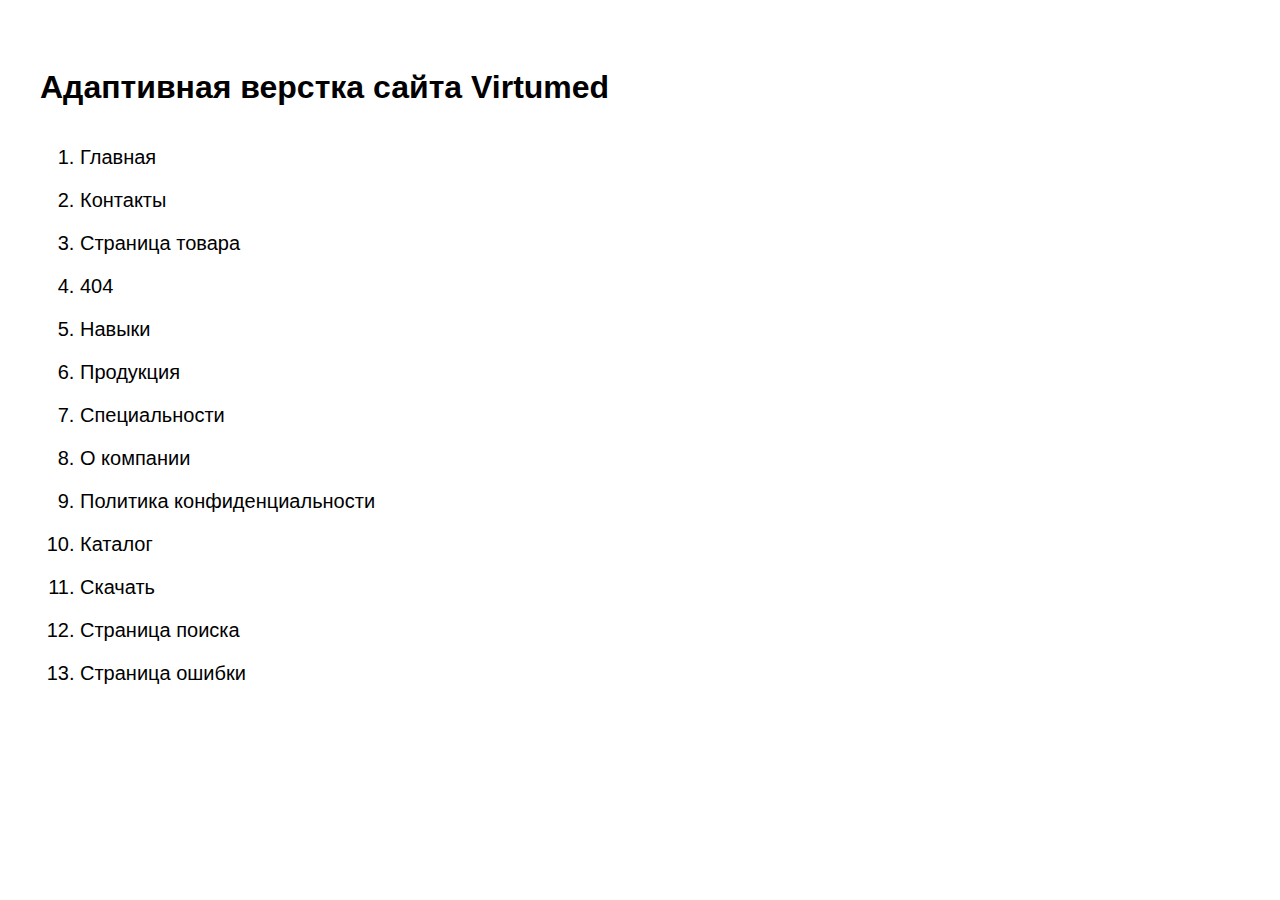
<file: index.html>
<!DOCTYPE html>
<html lang="ru"><head>
    <meta charset="UTF-8">
    <meta http-equiv="X-UA-Compatible" content="IE=edge">
    <meta name="viewport" content="width=device-width, initial-scale=1">
    <title>VIRTUMED</title>
    <style>
      .wrap-index {
        max-width: 1200px;
        margin: 0 auto;
        padding: 40px 15px;
      }
      
      img {
        width: 100%;
        max-width: 800px;
        height: auto;
      }
      
      h1 {
        margin-bottom: 40px;
        font-family: sans-serif;
        font-size: 32px;
      }
      
      p {
        margin: 0 0 50px;
        font-family: sans-serif;
        font-size: 18px;
      }
      
      ol {
        font-family: sans-serif;
      }
      
      ol li {
        font-size: 20px;
        margin-bottom: 20px;
      }
      
      ol li a {
        color: #000;
        text-decoration: none;
        transition: color .3s;
      }
      
      ol li a:hover {
        color: red;
      }
      
      @media screen and (max-width: 576px) {
        h1 {
          font-size: 24px;
        }
      }
      
    </style>
  </head>
  <body>
    <div class="wrap-index">
      <h1>Адаптивная верстка сайта Virtumed</h1>
      <ol>
        <li><a href="main.html" target="_blank" >Главная</a></li>
        <li><a href="kontakty.html" target="_blank" >Контакты</a></li>
        <li><a href="kroshka-lyusi.html" target="_blank" >Страница товара</a></li>
        <li><a href="404.html" target="_blank" >404</a></li>
        <li><a href="navyki.html" target="_blank" >Навыки</a></li>
        <li><a href="produkciya.html" target="_blank" >Продукция</a></li>
        <li><a href="specialnosti.html" target="_blank" >Специальности</a></li>
        <li><a href="o-kompanii.html" target="_blank" >О компании</a></li>
        <li><a href="politika-konfidencialnosti.html" target="_blank" >Политика конфиденциальности</a></li>
        <li><a href="roboty-simulyatory.html" target="_blank" >Каталог</a></li>
        <li><a href="skachat.html" target="_blank" >Скачать</a></li>
        <li><a href="search.html" target="_blank" >Страница поиска</a></li>
        <li><a href="errormodal.html" target="_blank" >Страница ошибки</a></li>
      </ol>
    </div>
  
</body></html>
</file>
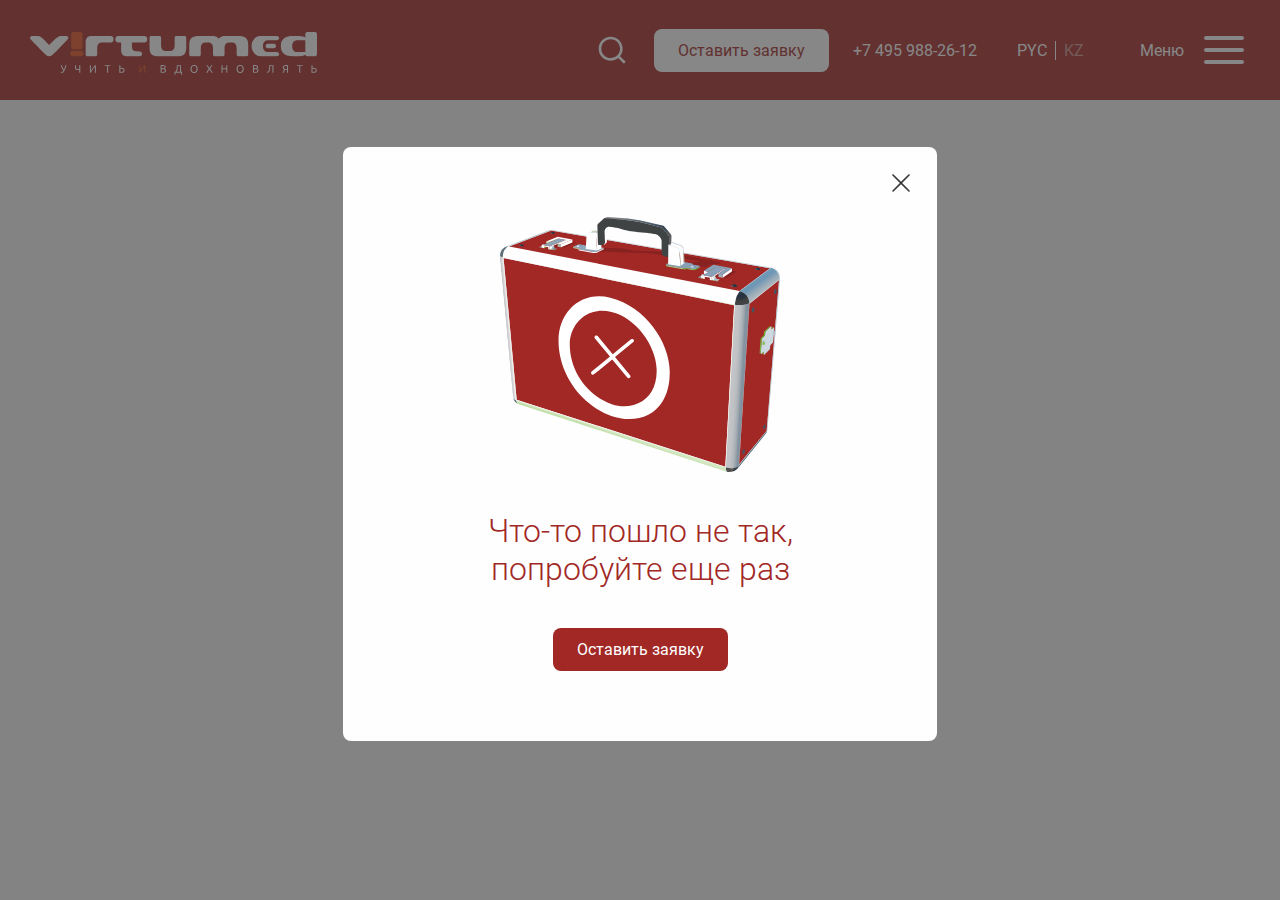
<file: errormodal.html>
<!DOCTYPE html><html lang="ru"><head>    <meta http-equiv="Content-Type" content="text/html; charset=UTF-8">    <meta http-equiv="X-UA-Compatible" content="IE=edge">    <meta name="viewport" content="width=device-width, initial-scale=1.0">    <meta name="keywords" content="404">    <meta name="description"        content="Похоже страница, которую вы ищите, не существует. Если вы уверены, что это ошибка и такая страница должна присутствовать, пожалуйста, сообщите нам об этом! Не забудьте указать URL (адрес) страницы, которую вы искали или с которого вы сюда попали.">    <title>error</title>    <link rel="icon"  href="img/icons/favicon.ico">    <meta name="theme-color" content="#000">    <noscript>        <div>Ваш браузер не поддерживает скрипты!</div>    </noscript>    <!-- CSS Fancybox -->    <link rel="stylesheet" href="css/fancybox.min.css">    <!-- CSS Custom -->     <link rel="stylesheet" href="css/style.min.css">    <link rel="stylesheet" href="css/custom.css">    <link rel="stylesheet" href="css/eFilter.css">    <!---->    <meta property="og:url" content="https://virtumed.ru/404.html">    <meta property="og:type" content="website">    <meta property="og:title" content="404 - VIRTUMED">    <meta property="og:image"        content="https://virtumed.ru/assets/cache/images/assets/snippets/phpthumb/noimage-627x495-f94.png">    <meta property="og:description"        content="Похоже страница, которую вы ищите, не существует. Если вы уверены, что это ошибка и такая страница должна присутствовать, пожалуйста, сообщите нам об этом! Не забудьте указать URL (адрес) страницы, которую вы искали или с которого вы сюда попали."></head><body>    <object style="display: none" class="sprite" type="image/svg+xml" data="../img/iconsprite/sprite.svg" title="Ваш браузер не поддерживает SVG"></object>    <header class="header">    <div class=" container header__container">        <a href="main.html" class="logo header__logo" aria-label="Лого">            <svg width="287" height="43" viewBox="0 0 287 43" fill="none" xmlns="http://www.w3.org/2000/svg">                <mask id="mask0_365_1230" style="mask-type:luminance" maskUnits="userSpaceOnUse" x="0" y="0" width="287"                    height="43">                    <path d="M287 0H0V43H287V0Z" fill="white" />                </mask>                <g mask="url(#mask0_365_1230)">                    <path fill-rule="evenodd" clip-rule="evenodd"                        d="M19.1986 13.0013L19.1815 13.0174L19.1644 13.0013V13.0158C16.2348 10.3702 11.852 4.18836 7.83111 4.05974C6.12621 4.00511 4.28842 3.97053 2.56779 4.01133C2.04104 4.02355 1.48467 3.98874 1.02197 4.29117C0.428902 4.6782 -0.00986036 5.28374 0.000168494 6.0306C0.00996942 6.7348 0.421608 7.05106 0.848975 7.53721C2.61064 9.5408 5.53792 12.5972 9.6746 16.6696C11.0756 18.0485 12.546 19.6074 13.9111 20.9548C16.0203 23.0378 17.4887 24.3157 19.1815 24.2075C20.8744 24.3157 22.3426 23.0378 24.4519 20.9548C25.8167 19.6074 27.2871 18.0485 28.6884 16.6696C32.825 12.5968 35.7527 9.5408 37.5141 7.53721C37.9416 7.05129 38.3533 6.7348 38.3629 6.0306C38.3729 5.28374 37.9519 4.64961 37.3415 4.29117C36.7721 3.95647 36.2773 3.98459 35.604 3.98667C34.0335 3.99289 32.2804 3.92926 30.7112 3.9793C29.9671 4.00303 29.0312 4.31561 28.2733 4.69296C24.9383 6.35676 21.5859 10.8602 19.1986 13.016V13.0013ZM287 20.4153V20.6449V22.0206C287 23.1957 286.201 24.1576 285.224 24.1576H277.067C276.279 24.1576 275.607 23.5333 275.377 22.6755C274.198 23.3961 272.144 24.2268 269.156 24.1832C266.84 24.1832 265.243 24.1832 262.927 24.1832H262.311C256.63 24.1832 251.196 22.0347 250.855 15.2174L250.854 15.2102V15.2031L250.853 15.1671L250.852 15.1594V15.156L250.851 15.1447V15.1374L250.85 15.124V15.1226L250.849 15.1155V15.1129L250.848 15.0788V15.0724H250.84V15.0698V14.7619V14.7591V13.4254V13.4228V13.1151V13.1123H250.848V13.1052L250.849 13.072V13.069L250.85 13.0616L250.851 13.0476V13.04L250.852 13.0291V13.0249L250.853 13.018L250.854 12.9821V12.9745L250.855 12.9673C251.196 6.15 256.63 4.00211 262.311 4.00211H262.927C265.243 4.00211 266.84 4.00211 269.156 4.00211C272.072 3.9597 274.099 4.75035 275.29 5.45779V3.74278V2.25277V2.13706C275.29 0.961688 276.09 0 277.067 0H285.224C286.202 0 287 0.961688 287 2.13706V2.25277V3.74278V9.11435V9.22984V10.7201V15.0433V20.4153ZM275.289 20.0509V15.0433V10.7201V9.22984V9.11435V8.13492H266.963C265.081 8.08674 263.818 9.12749 262.999 10.44C262.502 11.2383 262.34 11.9024 262.279 12.6472L262.277 12.6677L262.276 12.6863V12.6882L262.273 12.7094L262.271 12.7382L262.27 12.7684L262.269 12.7709L262.268 12.7914L262.267 12.7979L262.266 12.8127V12.8198L262.262 12.8966L262.26 12.9113V12.9177C262.253 13.0362 262.249 13.1582 262.245 13.2827V13.2891L262.243 13.3216V13.3309L262.241 13.3532V13.3748V13.3827V13.3972L262.239 13.4203V13.4427L262.238 13.4433L262.237 13.5023V13.5049L262.236 13.5114V13.5344L262.232 13.6981L262.231 13.7218L262.227 13.8834V13.8887V13.8905L262.226 13.9149L262.222 14.0219L262.221 14.0387L262.22 14.0863V14.0895V14.0934V14.097L262.226 14.2678L262.227 14.2923V14.2942V14.2999L262.231 14.4604L262.232 14.4848V14.4887L262.236 14.6477V14.6715L262.237 14.6779V14.68L262.239 14.7621L262.24 14.7845V14.8004L262.241 14.8075V14.8301V14.8532L262.243 14.8617L262.244 14.8949V14.8992C262.248 15.0244 262.253 15.1463 262.26 15.2655V15.2712L262.261 15.2867L262.266 15.3637V15.3709L262.267 15.3849V15.3914L262.269 15.4128V15.4146L262.271 15.4448L262.273 15.4751L262.276 15.4954V15.4972L262.277 15.5161L262.279 15.5371C262.34 16.2821 262.501 16.946 262.998 17.7442C263.818 19.0576 265.081 20.0982 266.963 20.0503L275.289 20.0509ZM237.728 11.818H243.865C245.074 11.818 246.062 12.8422 246.062 14.0938C246.062 15.3462 245.072 16.3703 243.865 16.3703H237.728C236.52 16.3703 235.531 15.3462 235.531 14.0938C235.531 12.8422 236.52 11.818 237.728 11.818ZM230.07 4.00257H233.074H233.691H246.365C250.293 4.00257 249.767 8.13538 246.583 8.13538H237.727C235.845 8.0872 234.582 9.12795 233.764 10.4405C232.972 11.7085 233.032 12.6373 232.984 14.0911V14.095C233.032 15.5488 232.972 16.4799 233.764 17.7474C234.582 19.0602 235.845 20.1009 237.727 20.0527H246.583C249.767 20.0527 250.293 24.1858 246.365 24.1858H233.691H233.074H230.07C225.449 24.1858 221.78 19.411 221.611 15.0728H221.603V14.7623V13.4258V13.1155H221.611C221.78 8.77712 225.449 4.00257 230.07 4.00257ZM168.637 4.00833H169.158C169.489 3.99612 169.86 4.00764 170.251 4.00833H182.495H182.563C182.954 4.00764 183.323 3.99612 183.654 4.00833C185.215 4.00833 187.888 5.49397 188.777 6.4824C189.447 5.65118 191.911 4.00257 194.031 4.00833H194.086H207.415C207.805 4.00718 208.175 3.99634 208.507 4.00833H208.916C214.742 4.00833 218.189 6.05181 218.189 12.5425V20.709V21.7201V22.7313C218.189 23.553 217.525 24.2252 216.712 24.2252H208.107C207.294 24.2252 206.629 23.553 206.629 22.7313V21.7201V20.709V16.7768H206.622V16.5504C206.622 14.5029 206.279 10.972 202.353 10.5855H198.809C195.497 10.9119 194.735 13.4761 194.577 15.4995V20.709V21.7201V22.7313C194.577 23.553 193.913 24.2252 193.1 24.2252H193.055H184.495H184.451C183.637 24.2252 182.973 23.553 182.973 22.7313V21.7201V20.709V15.5071C182.817 13.4823 182.058 10.9119 178.743 10.5855H175.085C171.159 10.972 170.816 14.5037 170.816 16.5504V16.7768H170.809V20.709V21.7201V22.7313C170.809 23.553 170.144 24.2252 169.331 24.2252H160.726C159.914 24.2252 159.249 23.553 159.249 22.7313V21.7201V20.709V12.5425C159.249 6.05181 162.812 4.00833 168.638 4.00833H168.637ZM128.011 24.2192H128.628H129.883C130.215 24.2321 130.585 24.2206 130.976 24.2192H144.727H144.794C145.185 24.2206 145.555 24.2321 145.886 24.2192H147.143H147.76C153.585 24.2192 156.226 22.1764 156.226 15.6858V7.51854V6.50775V5.49697C156.226 4.6752 155.561 4.00257 154.748 4.00257H146.144C145.33 4.00257 144.666 4.6752 144.666 5.49697V6.50775V7.51854V12.894H144.659V13.1204C144.659 15.1675 144.315 18.6988 140.391 19.085H135.381C131.456 18.6988 131.112 15.1675 131.112 13.1204V12.894H131.105V7.51854V6.50775V5.49697C131.105 4.6752 130.44 4.00257 129.627 4.00257H121.023C120.21 4.00257 119.545 4.6752 119.545 5.49697V6.50775V7.51854V15.6858C119.545 22.1764 122.184 24.2192 128.011 24.2192ZM96.267 24.2192H99.1065H99.6898H109.944C112.579 24.2192 112.971 19.5934 109.944 19.3964L106.987 19.2036H106.129C101.58 19.2036 101.924 15.5465 101.924 13.4779V10.4587H106.957H114.543C116.005 10.4587 117.202 9.30222 117.202 7.88874V6.57229C117.202 5.15904 116.005 4.00257 114.543 4.00257H106.957H95.6778H88.0933C86.6302 4.00257 85.434 5.15904 85.434 6.57229V7.88874C85.434 9.30222 86.6306 10.4587 88.0933 10.4587H91.1049V17.756C91.1049 20.0908 91.5014 24.2192 96.267 24.2192ZM61.1104 4.00257H64.1147H64.7315H80.8306C82.2929 4.00257 83.4896 5.15881 83.4896 6.57229V7.88874C83.4896 9.30222 82.2931 10.4587 80.8306 10.4587H71.4846C67.5594 10.8446 67.2166 14.3762 67.2166 16.4233V16.6499H67.209V20.7032V21.7142V22.7249C67.209 23.5472 66.5441 24.219 65.7316 24.219H57.1268C56.3139 24.219 55.6492 23.5472 55.6492 22.7249V21.7142V20.7032V10.6277C55.6492 8.23404 56.0686 4.00257 61.1104 4.00257Z"                        fill="#FEFEFE" />                    <path fill-rule="evenodd" clip-rule="evenodd"                        d="M42.945 18.8743H50.7967C52.3436 18.8743 53.6088 20.0599 53.6088 21.5086C53.6088 22.9573 52.3434 24.1431 50.7967 24.1431H42.945C41.3981 24.1431 40.1328 22.9575 40.1328 21.5086C40.1328 20.0601 41.3983 18.8743 42.945 18.8743ZM52.4948 13.4525V13.6827V15.0578C52.4948 16.2338 51.7275 17.1951 50.7887 17.1951H42.9532C42.0146 17.1951 41.2471 16.2338 41.2471 15.0578V13.6827V13.4525V3.75795V2.2677V2.15222C41.2471 0.976849 42.0146 0.015625 42.9532 0.015625H50.7887C51.7275 0.015625 52.4948 0.976849 52.4948 2.15222V2.2677V3.75795V13.4525Z"                        fill="#E85222" />                    <path                        d="M34.5943 38.4127C34.4496 38.7495 34.2993 39.066 34.1437 39.3625C33.988 39.6588 33.8036 39.9171 33.59 40.1365C33.3764 40.356 33.1196 40.5281 32.8191 40.6526C32.5189 40.7768 32.148 40.8393 31.7066 40.8393C31.6198 40.8393 31.5293 40.8338 31.4351 40.8227C31.3413 40.8117 31.2506 40.7972 31.164 40.7789C31.0771 40.7607 31.0012 40.7404 30.9358 40.7186C30.8708 40.6967 30.8236 40.6747 30.7947 40.6528L30.9793 39.7525C31.0732 39.7891 31.1872 39.8256 31.3212 39.8622C31.4552 39.8988 31.5945 39.9173 31.7393 39.9173C31.9562 39.9173 32.1464 39.8899 32.3093 39.835C32.4721 39.7799 32.6187 39.7031 32.7488 39.6042C32.8791 39.5055 32.9949 39.3848 33.0961 39.2419C33.1975 39.0992 33.2951 38.9399 33.3892 38.7642C33.0708 38.2447 32.7707 37.7267 32.4882 37.2109C32.2058 36.6947 31.9455 36.1955 31.7066 35.7123C31.4678 35.2292 31.2506 34.77 31.0552 34.3344C30.8599 33.8989 30.6862 33.498 30.5342 33.1322H31.7283C31.9672 33.7691 32.2729 34.4791 32.6455 35.2621C33.0181 36.0451 33.4326 36.8651 33.8886 37.7215C34.1781 37.0553 34.4548 36.3215 34.719 35.5201C34.9831 34.7188 35.2309 33.9226 35.4625 33.1322H36.6023C36.436 33.6592 36.2693 34.1553 36.1029 34.6199C35.9366 35.0848 35.7699 35.5312 35.6036 35.9592C35.4372 36.3875 35.2705 36.8047 35.1042 37.2109C34.9378 37.617 34.768 38.0176 34.5943 38.4127ZM46.0571 35.3278C46.0571 35.6353 46.0842 35.9043 46.1384 36.1349C46.1927 36.3656 46.2868 36.5558 46.4208 36.7058C46.5546 36.8559 46.7355 36.9675 46.9635 37.0408C47.1914 37.1138 47.4791 37.1504 47.8265 37.1504C47.9639 37.1504 48.1032 37.1452 48.2445 37.1341C48.3856 37.123 48.5212 37.1101 48.6515 37.0956C48.7817 37.0811 48.8975 37.0626 48.9987 37.0408C49.1001 37.0189 49.1833 37.0006 49.2485 36.9856V33.1322H50.3016V40.7404H49.2485V37.9081C49.1111 37.9448 48.8993 37.9812 48.6135 38.0179C48.3274 38.0545 48.0218 38.0727 47.696 38.0727C47.1461 38.0727 46.6975 38.0089 46.3501 37.8807C46.0028 37.7525 45.7296 37.5696 45.5306 37.3319C45.3316 37.094 45.1957 36.8049 45.1235 36.4645C45.0512 36.124 45.0147 35.7455 45.0147 35.3281V33.1324H46.0568L46.0571 35.3278ZM59.8647 40.7404V33.1322H60.8961V38.7642C61.1277 38.3763 61.4117 37.9338 61.7483 37.4359C62.085 36.9381 62.4431 36.4313 62.8231 35.9152C63.203 35.3991 63.5866 34.8979 63.9736 34.4111C64.3609 33.9243 64.7246 33.498 65.0647 33.132H65.9008V40.7402H64.8694V34.8009C64.6668 35.0351 64.4459 35.3057 64.207 35.6132C63.9682 35.9207 63.722 36.248 63.4687 36.5958C63.2155 36.9435 62.9605 37.304 62.7034 37.6772C62.4465 38.0504 62.1988 38.4183 61.9598 38.7807C61.721 39.143 61.4985 39.4924 61.2923 39.829C61.0858 40.1658 60.9031 40.4696 60.7439 40.7402L59.8647 40.7404ZM80.4898 33.1322V34.0544H78.1232V40.7404H77.0702V34.0544H74.7036V33.1322H80.4898ZM94.6449 38.3581C94.6449 39.1778 94.3517 39.7926 93.7655 40.2024C93.1793 40.6123 92.3542 40.8172 91.2904 40.8172C90.9866 40.8172 90.6536 40.8045 90.2918 40.7789C89.9299 40.7533 89.5972 40.7037 89.2931 40.6304V33.1322H90.3462V35.899C90.4908 35.8843 90.6374 35.8751 90.7858 35.8716C90.9342 35.8679 91.0808 35.866 91.2254 35.866C93.505 35.866 94.6449 36.6966 94.6449 38.3581ZM93.5376 38.3581C93.5376 38.0506 93.4794 37.7945 93.3639 37.5896C93.248 37.3847 93.0872 37.2235 92.8807 37.1065C92.6744 36.9896 92.4285 36.9071 92.1425 36.8593C91.8566 36.8118 91.54 36.7878 91.1926 36.7878C91.0552 36.7878 90.9159 36.7878 90.7746 36.7878C90.6336 36.7878 90.4906 36.7953 90.3458 36.81V39.8508C90.4763 39.8655 90.6226 39.8748 90.7856 39.8784C90.9483 39.882 91.1455 39.8836 91.3772 39.8836C91.6594 39.8836 91.9309 39.8617 92.1915 39.8179C92.4522 39.7741 92.6817 39.6935 92.8807 39.5764C93.0799 39.4592 93.239 39.3037 93.3584 39.1098C93.4779 38.9159 93.5376 38.6655 93.5376 38.3581ZM132.616 40.8063C132.465 40.8063 132.3 40.8026 132.122 40.7953C131.945 40.7879 131.767 40.7771 131.59 40.7623C131.412 40.7478 131.237 40.7293 131.064 40.7075C130.89 40.6856 130.731 40.6563 130.586 40.6197V33.2422C130.731 33.2055 130.89 33.1765 131.064 33.1543C131.237 33.1322 131.412 33.114 131.59 33.0993C131.767 33.0848 131.943 33.0737 132.117 33.0663C132.29 33.0589 132.453 33.0552 132.605 33.0552C133.04 33.0552 133.447 33.0882 133.826 33.1541C134.207 33.2198 134.535 33.3316 134.815 33.4888C135.093 33.6463 135.312 33.8528 135.471 34.1092C135.63 34.3652 135.71 34.6801 135.71 35.0533C135.71 35.4705 135.612 35.8128 135.417 36.0797C135.222 36.3469 134.96 36.5463 134.635 36.6782C135.076 36.81 135.428 37.0186 135.689 37.3037C135.949 37.5894 136.079 37.9918 136.079 38.5114C136.079 39.2725 135.802 39.8454 135.248 40.2297C134.695 40.6139 133.818 40.8063 132.616 40.8063ZM131.628 37.1945V39.8732C131.708 39.8806 131.801 39.8878 131.911 39.8951C132.004 39.9025 132.115 39.908 132.241 39.9118C132.368 39.9154 132.515 39.9173 132.681 39.9173C132.992 39.9173 133.287 39.897 133.566 39.8569C133.844 39.8165 134.089 39.7453 134.298 39.6427C134.509 39.5402 134.677 39.3977 134.803 39.2147C134.93 39.0317 134.993 38.8009 134.993 38.5229C134.993 38.2742 134.946 38.0638 134.852 37.8915C134.758 37.7195 134.622 37.5825 134.445 37.4798C134.267 37.3775 134.056 37.3042 133.81 37.2604C133.564 37.2167 133.289 37.1947 132.985 37.1947L131.628 37.1945ZM131.628 36.3382H132.736C132.996 36.3382 133.242 36.3199 133.473 36.2832C133.705 36.2467 133.906 36.1807 134.076 36.0858C134.246 35.9905 134.38 35.866 134.478 35.7125C134.576 35.5588 134.625 35.365 134.625 35.1305C134.625 34.9111 134.574 34.7262 134.473 34.5761C134.372 34.4261 134.231 34.3052 134.055 34.2138C133.877 34.1223 133.669 34.0544 133.43 34.0107C133.192 33.9669 132.938 33.945 132.67 33.945C132.402 33.945 132.192 33.9487 132.04 33.9561C131.888 33.9634 131.751 33.9742 131.628 33.989V36.3382ZM145.501 40.7404V42.7714H144.503V39.8292H145.295C145.663 39.4048 145.947 38.9346 146.147 38.4185C146.346 37.9024 146.49 37.3573 146.581 36.7826C146.671 36.2081 146.726 35.6134 146.743 34.9986C146.761 34.3837 146.774 33.7617 146.782 33.1322H151.037V39.8292H151.982V42.7714H150.982V40.7404H145.501ZM147.814 34.0435C147.791 34.5266 147.768 35.0187 147.743 35.5201C147.717 36.0215 147.663 36.5191 147.58 37.0131C147.497 37.507 147.376 37.9921 147.216 38.4679C147.057 38.9433 146.833 39.3973 146.544 39.829H149.984V34.0432L147.814 34.0435ZM160.502 36.9308C160.502 36.2796 160.599 35.7047 160.79 35.2073C160.983 34.7097 161.243 34.2943 161.573 33.9611C161.901 33.6283 162.285 33.3775 162.723 33.2092C163.161 33.0409 163.625 32.9565 164.117 32.9565C164.603 32.9565 165.06 33.0409 165.491 33.2092C165.921 33.3775 166.3 33.6283 166.625 33.9611C166.951 34.2943 167.21 34.7097 167.402 35.2073C167.593 35.705 167.689 36.2796 167.689 36.9308C167.689 37.5823 167.593 38.1569 167.402 38.6546C167.21 39.1522 166.951 39.5676 166.625 39.9004C166.3 40.2335 165.921 40.4841 165.491 40.6526C165.06 40.8209 164.603 40.905 164.117 40.905C163.625 40.905 163.161 40.8206 162.723 40.6526C162.285 40.4843 161.901 40.2335 161.573 39.9004C161.243 39.5674 160.983 39.152 160.79 38.6546C160.599 38.1569 160.502 37.5823 160.502 36.9308ZM161.61 36.9308C161.61 37.392 161.668 37.8109 161.784 38.188C161.899 38.5649 162.064 38.8851 162.277 39.1485C162.491 39.4122 162.752 39.6151 163.06 39.7577C163.367 39.9004 163.713 39.9719 164.096 39.9719C164.48 39.9719 164.823 39.9004 165.127 39.7577C165.431 39.6151 165.691 39.412 165.904 39.1485C166.117 38.8851 166.282 38.5649 166.398 38.188C166.513 37.8109 166.572 37.392 166.572 36.9308C166.572 36.4697 166.513 36.0507 166.398 35.6738C166.282 35.2969 166.117 34.9768 165.904 34.7131C165.691 34.4496 165.431 34.2465 165.127 34.1038C164.823 33.9611 164.48 33.8899 164.096 33.8899C163.713 33.8899 163.367 33.9611 163.06 34.1038C162.752 34.2465 162.491 34.4498 162.277 34.7131C162.064 34.9768 161.9 35.2967 161.784 35.6738C161.668 36.0507 161.61 36.4697 161.61 36.9308ZM181.464 40.7404C181.356 40.521 181.226 40.2776 181.074 40.0104C180.922 39.7432 180.755 39.465 180.574 39.176C180.394 38.8867 180.205 38.5978 180.01 38.3085C179.814 38.0195 179.626 37.7471 179.445 37.4907C179.265 37.7471 179.077 38.0197 178.881 38.3085C178.685 38.5978 178.499 38.8867 178.322 39.176C178.144 39.4652 177.977 39.7432 177.822 40.0104C177.667 40.2776 177.534 40.5208 177.426 40.7404H176.264C176.59 40.0962 176.968 39.4413 177.399 38.7753C177.83 38.1093 178.287 37.425 178.771 36.7224L176.362 33.1324H177.578L179.434 35.9649L181.268 33.1324H182.474L180.108 36.6786C180.6 37.3886 181.062 38.0801 181.497 38.7535C181.931 39.4268 182.314 40.0891 182.647 40.7406L181.464 40.7404ZM196.227 33.1322H197.281V40.7404H196.227V37.2272H192.548V40.7404H191.494V33.1322H192.548V36.3052H196.227V33.1322ZM206.539 36.9308C206.539 36.2796 206.636 35.7047 206.827 35.2073C207.019 34.7097 207.28 34.2943 207.609 33.9611C207.938 33.6283 208.322 33.3775 208.76 33.2092C209.198 33.0409 209.662 32.9565 210.154 32.9565C210.639 32.9565 211.097 33.0409 211.528 33.2092C211.958 33.3775 212.337 33.6283 212.662 33.9611C212.988 34.2943 213.247 34.7097 213.439 35.2073C213.63 35.705 213.726 36.2796 213.726 36.9308C213.726 37.5823 213.63 38.1569 213.439 38.6546C213.247 39.1522 212.988 39.5676 212.662 39.9004C212.337 40.2335 211.958 40.4841 211.528 40.6526C211.097 40.8209 210.639 40.905 210.154 40.905C209.662 40.905 209.198 40.8206 208.76 40.6526C208.322 40.4843 207.938 40.2335 207.609 39.9004C207.28 39.5674 207.019 39.152 206.827 38.6546C206.636 38.1569 206.539 37.5823 206.539 36.9308ZM207.647 36.9308C207.647 37.392 207.705 37.8109 207.821 38.188C207.936 38.5649 208.101 38.8851 208.314 39.1485C208.528 39.4122 208.789 39.6151 209.097 39.7577C209.404 39.9004 209.749 39.9719 210.133 39.9719C210.517 39.9719 210.86 39.9004 211.164 39.7577C211.468 39.6151 211.727 39.412 211.94 39.1485C212.154 38.8851 212.319 38.5649 212.434 38.188C212.55 37.8109 212.608 37.392 212.608 36.9308C212.608 36.4697 212.55 36.0507 212.434 35.6738C212.319 35.2969 212.154 34.9768 211.94 34.7131C211.727 34.4496 211.468 34.2465 211.164 34.1038C210.86 33.9611 210.517 33.8899 210.133 33.8899C209.749 33.8899 209.404 33.9611 209.097 34.1038C208.789 34.2465 208.528 34.4498 208.314 34.7131C208.101 34.9768 207.937 35.2967 207.821 35.6738C207.705 36.0507 207.647 36.4697 207.647 36.9308ZM225.016 40.8061C224.864 40.8061 224.699 40.8024 224.521 40.795C224.344 40.7877 224.166 40.7768 223.989 40.7621C223.812 40.7476 223.637 40.7291 223.463 40.7072C223.289 40.6854 223.13 40.656 222.985 40.6195V33.242C223.13 33.2053 223.289 33.1763 223.463 33.1541C223.637 33.132 223.812 33.1138 223.989 33.099C224.166 33.0845 224.342 33.0734 224.516 33.0661C224.689 33.0587 224.852 33.055 225.004 33.055C225.439 33.055 225.846 33.088 226.225 33.1539C226.606 33.2196 226.935 33.3314 227.214 33.4886C227.492 33.646 227.711 33.8526 227.871 34.1089C228.029 34.365 228.109 34.6799 228.109 35.053C228.109 35.4703 228.011 35.8126 227.817 36.0795C227.621 36.3467 227.361 36.5461 227.034 36.678C227.476 36.8098 227.827 37.0184 228.088 37.3035C228.348 37.5891 228.479 37.9916 228.479 38.5112C228.479 39.2723 228.201 39.8451 227.648 40.2293C227.094 40.6137 226.217 40.8061 225.016 40.8061ZM224.027 37.1943V39.873C224.107 39.8804 224.201 39.8875 224.31 39.8949C224.403 39.9023 224.514 39.9078 224.64 39.9115C224.768 39.9152 224.914 39.9171 225.081 39.9171C225.392 39.9171 225.686 39.8967 225.965 39.8566C226.243 39.8163 226.488 39.7451 226.698 39.6425C226.908 39.54 227.076 39.3975 227.202 39.2144C227.329 39.0315 227.392 38.8007 227.392 38.5227C227.392 38.2739 227.346 38.0635 227.251 37.8913C227.158 37.7193 227.022 37.5822 226.844 37.4796C226.668 37.3773 226.455 37.3039 226.209 37.2602C225.964 37.2163 225.689 37.1945 225.385 37.1945L224.027 37.1943ZM224.027 36.338H225.135C225.395 36.338 225.642 36.3197 225.874 36.283C226.104 36.2464 226.305 36.1805 226.475 36.0855C226.645 35.9903 226.779 35.8658 226.877 35.7123C226.975 35.5586 227.024 35.3648 227.024 35.1303C227.024 34.9108 226.973 34.726 226.872 34.5759C226.771 34.4259 226.631 34.305 226.454 34.2135C226.276 34.1221 226.068 34.0542 225.83 34.0105C225.591 33.9666 225.338 33.9448 225.07 33.9448C224.802 33.9448 224.592 33.9484 224.44 33.9559C224.288 33.9632 224.15 33.974 224.027 33.9888V36.338ZM240.234 34.0435C240.22 34.4535 240.205 34.8505 240.191 35.2347C240.177 35.6192 240.154 35.9923 240.126 36.3547C240.097 36.7171 240.053 37.07 239.996 37.4141C239.938 37.7581 239.858 38.0948 239.757 38.424C239.656 38.7535 239.53 39.0625 239.383 39.3518C239.234 39.6409 239.049 39.8935 238.829 40.1093C238.608 40.3252 238.347 40.4991 238.047 40.6308C237.747 40.7625 237.394 40.8359 236.989 40.8504L236.87 39.9281C237.376 39.8693 237.769 39.7084 238.048 39.4449C238.326 39.1812 238.556 38.7787 238.736 38.2374C238.939 37.6226 239.067 36.8815 239.122 36.0143C239.176 35.1469 239.203 34.1863 239.203 33.1322H243.47V40.7404H242.416V34.0435H240.234ZM255.952 33.9885C255.678 33.9885 255.415 34.0105 255.166 34.0542C254.916 34.0983 254.694 34.1751 254.498 34.285C254.302 34.3947 254.147 34.5447 254.031 34.7349C253.916 34.9254 253.857 35.1632 253.857 35.4486C253.857 35.9903 254.029 36.3654 254.374 36.5739C254.717 36.7826 255.233 36.8867 255.92 36.8867H257.006V34.0213C256.926 34.0213 256.832 34.0176 256.724 34.0103C256.629 34.0028 256.519 33.9976 256.392 33.9939C256.266 33.9902 256.119 33.9883 255.953 33.9883L255.952 33.9885ZM256.039 33.0554C256.191 33.0554 256.354 33.0591 256.528 33.0665C256.702 33.0739 256.877 33.0847 257.054 33.0995C257.232 33.114 257.407 33.1324 257.581 33.1546C257.755 33.1765 257.913 33.2057 258.059 33.2424V40.7406H257.006V37.7654H256.104C256.003 37.7654 255.897 37.7636 255.784 37.76C255.673 37.7562 255.522 37.7435 255.334 37.7217C255.204 37.8971 255.062 38.1022 254.91 38.3365C254.758 38.5706 254.606 38.8196 254.454 39.0831C254.302 39.3466 254.153 39.6211 254.004 39.9064C253.855 40.192 253.72 40.4703 253.597 40.7408H252.489C252.605 40.4553 252.743 40.159 252.901 39.8516C253.061 39.544 253.226 39.2515 253.396 38.9733C253.566 38.6953 253.73 38.4374 253.885 38.1995C254.04 37.9614 254.176 37.7659 254.292 37.6122C254.125 37.561 253.952 37.4877 253.771 37.3927C253.589 37.2975 253.423 37.1657 253.271 36.9977C253.119 36.8293 252.994 36.619 252.896 36.3662C252.798 36.1136 252.751 35.8116 252.751 35.4603C252.751 35.0653 252.826 34.7174 252.978 34.4174C253.13 34.1174 253.349 33.8666 253.635 33.6654C253.921 33.4642 254.266 33.3123 254.671 33.2097C255.076 33.107 255.532 33.0554 256.039 33.0554ZM272.648 33.1322V34.0544H270.281V40.7404H269.229V34.0544H266.861V33.1322H272.648ZM286.803 38.3581C286.803 39.1778 286.51 39.7926 285.923 40.2024C285.338 40.6123 284.512 40.8172 283.449 40.8172C283.145 40.8172 282.811 40.8045 282.45 40.7789C282.088 40.7533 281.756 40.7037 281.452 40.6304V33.1322H282.504V35.899C282.648 35.8843 282.795 35.8751 282.944 35.8716C283.092 35.8679 283.238 35.866 283.383 35.866C285.663 35.866 286.804 36.6968 286.804 38.3583L286.803 38.3581ZM285.696 38.3581C285.696 38.0506 285.638 37.7945 285.522 37.5896C285.406 37.3847 285.245 37.2235 285.039 37.1065C284.833 36.9896 284.586 36.9071 284.3 36.8593C284.014 36.8118 283.698 36.7878 283.351 36.7878C283.213 36.7878 283.074 36.7878 282.932 36.7878C282.792 36.7878 282.648 36.7953 282.504 36.81V39.8508C282.635 39.8655 282.78 39.8748 282.944 39.8784C283.107 39.882 283.303 39.8836 283.535 39.8836C283.818 39.8836 284.089 39.8617 284.349 39.8179C284.611 39.7741 284.839 39.6935 285.039 39.5764C285.238 39.4592 285.397 39.3037 285.516 39.1098C285.635 38.9159 285.696 38.6655 285.696 38.3581Z"                        fill="#FEFEFE" />                    <path                        d="M109.331 40.74V33.1318H110.363V38.7638C110.594 38.3759 110.879 37.9333 111.215 37.4354C111.552 36.9377 111.91 36.4309 112.289 35.9148C112.67 35.3987 113.054 34.8975 113.44 34.4106C113.827 33.9239 114.191 33.4976 114.531 33.1316H115.368V40.7398H114.337V34.8004C114.134 35.0347 113.912 35.3052 113.673 35.6128C113.435 35.9202 113.189 36.2476 112.936 36.5955C112.683 36.943 112.427 37.3036 112.17 37.6768C111.913 38.0499 111.665 38.4178 111.426 38.7802C111.188 39.1426 110.965 39.492 110.759 39.8285C110.552 40.1653 110.37 40.4691 110.21 40.7398L109.331 40.74Z"                        fill="#E85222" />                </g>            </svg>        </a>        <div class="header__content">            <div class="search header__search">                <form class="form-search">                    <input class="form-search__input" type="text" placeholder="Введите запрос">                    <button type="submit" class="form-search__btn"></button>                </form>            </div>            <button class="btn header__btn feedback-openBtn">Оставить заявку</button>            <a class="phone header__phone" href="tel:74959882612" aria-label="Телефон">+7 495 988-26-12</a>            <div class="lang header__lang">                <a class="lang__item active" href="" data-lang="ru">PYC</a>                <a class="lang__item" href="" data-lang="kz">KZ</a>            </div>            <div class="icon-menu header__icon">                <span class="icon-menu__lbl">Меню</span>                <div class="icon-menu__items">                    <span class="icon-menu__item" style="--icon-i: 1"></span>                    <span class="icon-menu__item" style="--icon-i: 2"></span>                    <span class="icon-menu__item" style="--icon-i: 3"></span>                    <span class="icon-menu__cross1" style="--icon-i: 4"></span>                    <span class="icon-menu__cross2" style="--icon-i: 5"></span>                </div>            </div>        </div>    </div>    <nav class="nav-menu header__nav">        <div class="nav-menu__inner">            <ul class="nav-menu__list">                <li><a href="o-kompanii.html" class="nav-menu__link arrow"><span class="h1 nav-menu__spn" style="--icon-i: 1">O компании</span></a></li>                <li class="nav-menu__item nav-menu__item--subnavs">                    <div class="nav-menu__lbl"><span class="h1 nav-menu__spn" style="--icon-i: 2">Продукция</span></div>                    <div class="subnavs">                        <ul class="subnavs__list">                            <li><a href="produkciya.html" class="subnavs__link"><span class="h2 nav-menu__spn" style="--icon-i: 3">По типу изделия</span></a></li>                            <li><a href="navyki.html" class="subnavs__link"><span class="h2 nav-menu__spn" style="--icon-i: 4">По навыку</span></a></li>                            <li><a href="specialnosti.html" class="subnavs__link"><span class="h2 nav-menu__spn" style="--icon-i: 5">По специальности</span></a></li>                        </ul>                    </div>                </li>                <li><a href="skachat.html" class="nav-menu__link arrow"><span class="h1 nav-menu__spn" style="--icon-i: 6">Скачать</span></a></li>                <li><a href="kontakty.html" class="nav-menu__link arrow"><span class="h1 nav-menu__spn" style="--icon-i: 7">Контакты</span></a></li>            </ul>            <div class="search nav-menu__search">                <form class="form-search">                    <input class="form-search__input" type="text" placeholder="Введите запрос">                    <button type="submit" class="form-search__btn"></button>                </form>            </div>            <div class="lang nav-menu__lang">                <a class="lang__item active" href="/">PYC</a>                <a class="lang__item" href="/kz/">KZ</a>            </div>        </div>    </nav></header>    <!--main-->    <main class="main">        <div class="modal error-modal" style="display: block;">            <div class="modal__inner" style="transform: rotateX(0)">                <button class="icon-close"></button>                <div class="modal__img"></div>                <div class="h2 modal__title">Что-то пошло не так, попробуйте еще раз</div>                <div class="error-modal__footer"><button class="btn error-feedback-openBtn">Оставить заявку</button></div>            </div>        </div>            <!-- feedback-modal -->    <div class="modal feedback-modal">        <div class="modal__inner feedback-modal__inner">            <button class="icon-close"></button>            <div class="h2 modal__title">Оставить заявку</div>            <form class="form modal__form feedback-modal__form">                <div class="form__items">                    <div class="form__item">                        <input type="text" class="form__inp reg" placeholder="Имя">                        <div class="form__item__error">Пожалуйста, введите имя</div>                    </div>                    <div class="form__item">                        <input type="text" class="form__inp reg mail" placeholder="Почта">                        <div class="form__item__error">Пожалуйста, введите почту</div>                    </div>                    <div class="form__item textarea">                        <textarea class="form__textarea" placeholder="Текст" oninput='this.style.height = "";this.style.height = this.scrollHeight + "px"'></textarea>                    </div>                    <div class="form__item file-form">                        <label>                            <input class="file-form__inp" type="file">                            <span class="file-form__label">Прикрепить файл</span>                        </label>                        <div class="form__item__error">Ошибка, файл должен быть не больше 2MB</div>                        <div class="file-form__name"></div>                    </div>                </div>                <div class="form__footer">                    <div class="form__btn"><button class="btn" type="submit">Оставить заявку</button></div>                    <div class="form__txt">Нажимая кнопку «Отправить», я соглашаюсь на обработку <a href="politika-konfidencialnosti.html">персональных данных</a></div>                </div>            </form>        </div>    </div>    <!-- fulfilled-modal -->    <div class="modal fulfilled-modal">        <div class="modal__inner">            <button class="icon-close"></button>            <div class="modal__img"></div>            <div class="h2 modal__title">Заявка отправлена, мы скоро свяжемся c вами</div>        </div>    </div>    <!-- error-modal -->    <div class="modal error-modal">        <div class="modal__inner">            <button class="icon-close"></button>            <div class="modal__img"></div>            <div class="h2 modal__title">Что-то пошло не так, попробуйте еще раз</div>            <div class="error-modal__footer"><button class="btn error-feedback-openBtn">Оставить заявку</button></div>        </div>    </div>    </main>    <!--scripts-->    <script src="js/libs/jquery.min.js"></script>    <script src="js/libs/swiper.min.js"></script>    <script src="js/libs/fancybox.min.js"></script>    <script src="js/main.min.js"></script>    <script src="js/smoothscroll.min.js"></script> </body></html>
</file>
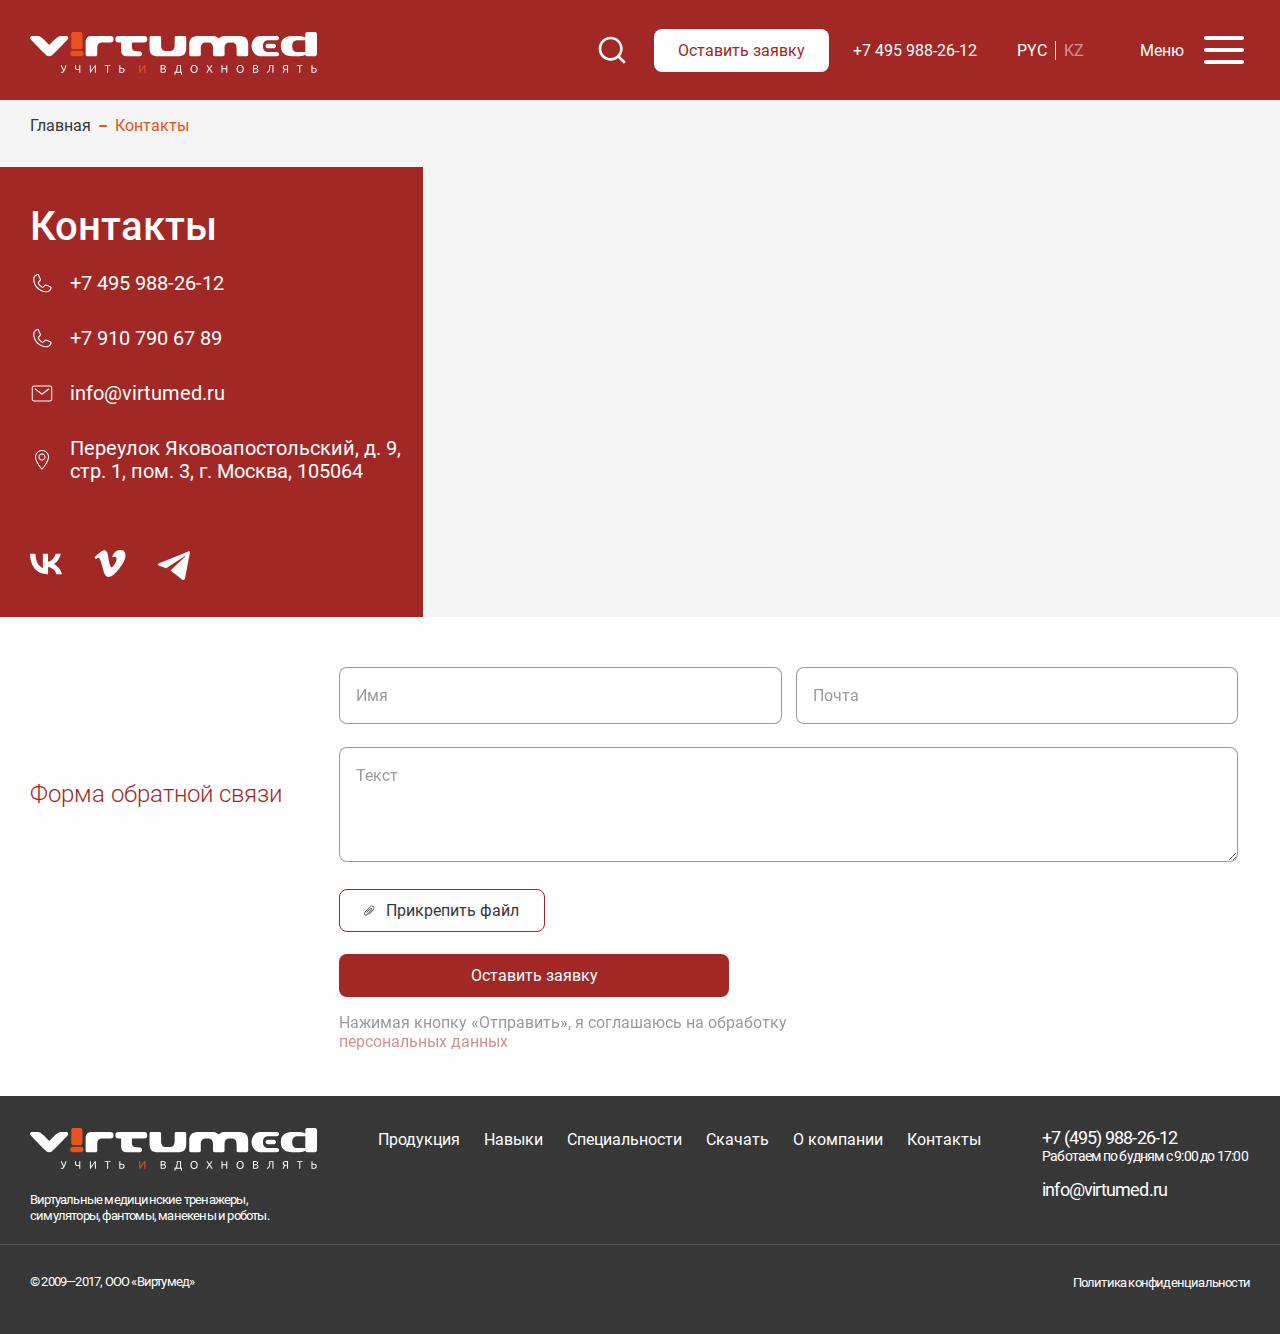
<file: kontakty.html>
<!DOCTYPE html><html lang="ru"><head>    <meta http-equiv="Content-Type" content="text/html; charset=UTF-8">    <meta http-equiv="X-UA-Compatible" content="IE=edge">    <meta name="viewport" content="width=device-width, initial-scale=1.0">    <meta name="keywords"        content="Контакты">    <meta name="description"        content="">    <title>Контакты - VIRTUMED</title>    <link rel="icon"  href="img/icons/favicon.ico">    <meta name="theme-color" content="#000">    <noscript>        <div>Ваш браузер не поддерживает скрипты!</div>    </noscript>    <!-- CSS Fancybox -->    <link rel="stylesheet" href="css/fancybox.min.css">    <!-- CSS Custom -->     <link rel="stylesheet" href="css/style.min.css">    <link rel="stylesheet" href="css/custom.css">    <link rel="stylesheet" href="css/eFilter.css">    <!---->    <meta property="og:url" content="https://virtumed.ru/kontakty.html">    <meta property="og:type" content="website">    <meta property="og:title" content="Контакты - VIRTUMED">    <meta property="og:image"        content="https://virtumed.ru/assets/cache/images/assets/snippets/phpthumb/noimage-627x495-f94.png">    <meta property="og:description"        content=""></head><body>    <object style="display: none" class="sprite" type="image/svg+xml" data="../img/iconsprite/sprite.svg" title="Ваш браузер не поддерживает SVG"></object>    <!-- header -->    <header class="header">    <div class=" container header__container">        <a href="main.html" class="logo header__logo" aria-label="Лого">            <svg width="287" height="43" viewBox="0 0 287 43" fill="none" xmlns="http://www.w3.org/2000/svg">                <mask id="mask0_365_1230" style="mask-type:luminance" maskUnits="userSpaceOnUse" x="0" y="0" width="287"                    height="43">                    <path d="M287 0H0V43H287V0Z" fill="white" />                </mask>                <g mask="url(#mask0_365_1230)">                    <path fill-rule="evenodd" clip-rule="evenodd"                        d="M19.1986 13.0013L19.1815 13.0174L19.1644 13.0013V13.0158C16.2348 10.3702 11.852 4.18836 7.83111 4.05974C6.12621 4.00511 4.28842 3.97053 2.56779 4.01133C2.04104 4.02355 1.48467 3.98874 1.02197 4.29117C0.428902 4.6782 -0.00986036 5.28374 0.000168494 6.0306C0.00996942 6.7348 0.421608 7.05106 0.848975 7.53721C2.61064 9.5408 5.53792 12.5972 9.6746 16.6696C11.0756 18.0485 12.546 19.6074 13.9111 20.9548C16.0203 23.0378 17.4887 24.3157 19.1815 24.2075C20.8744 24.3157 22.3426 23.0378 24.4519 20.9548C25.8167 19.6074 27.2871 18.0485 28.6884 16.6696C32.825 12.5968 35.7527 9.5408 37.5141 7.53721C37.9416 7.05129 38.3533 6.7348 38.3629 6.0306C38.3729 5.28374 37.9519 4.64961 37.3415 4.29117C36.7721 3.95647 36.2773 3.98459 35.604 3.98667C34.0335 3.99289 32.2804 3.92926 30.7112 3.9793C29.9671 4.00303 29.0312 4.31561 28.2733 4.69296C24.9383 6.35676 21.5859 10.8602 19.1986 13.016V13.0013ZM287 20.4153V20.6449V22.0206C287 23.1957 286.201 24.1576 285.224 24.1576H277.067C276.279 24.1576 275.607 23.5333 275.377 22.6755C274.198 23.3961 272.144 24.2268 269.156 24.1832C266.84 24.1832 265.243 24.1832 262.927 24.1832H262.311C256.63 24.1832 251.196 22.0347 250.855 15.2174L250.854 15.2102V15.2031L250.853 15.1671L250.852 15.1594V15.156L250.851 15.1447V15.1374L250.85 15.124V15.1226L250.849 15.1155V15.1129L250.848 15.0788V15.0724H250.84V15.0698V14.7619V14.7591V13.4254V13.4228V13.1151V13.1123H250.848V13.1052L250.849 13.072V13.069L250.85 13.0616L250.851 13.0476V13.04L250.852 13.0291V13.0249L250.853 13.018L250.854 12.9821V12.9745L250.855 12.9673C251.196 6.15 256.63 4.00211 262.311 4.00211H262.927C265.243 4.00211 266.84 4.00211 269.156 4.00211C272.072 3.9597 274.099 4.75035 275.29 5.45779V3.74278V2.25277V2.13706C275.29 0.961688 276.09 0 277.067 0H285.224C286.202 0 287 0.961688 287 2.13706V2.25277V3.74278V9.11435V9.22984V10.7201V15.0433V20.4153ZM275.289 20.0509V15.0433V10.7201V9.22984V9.11435V8.13492H266.963C265.081 8.08674 263.818 9.12749 262.999 10.44C262.502 11.2383 262.34 11.9024 262.279 12.6472L262.277 12.6677L262.276 12.6863V12.6882L262.273 12.7094L262.271 12.7382L262.27 12.7684L262.269 12.7709L262.268 12.7914L262.267 12.7979L262.266 12.8127V12.8198L262.262 12.8966L262.26 12.9113V12.9177C262.253 13.0362 262.249 13.1582 262.245 13.2827V13.2891L262.243 13.3216V13.3309L262.241 13.3532V13.3748V13.3827V13.3972L262.239 13.4203V13.4427L262.238 13.4433L262.237 13.5023V13.5049L262.236 13.5114V13.5344L262.232 13.6981L262.231 13.7218L262.227 13.8834V13.8887V13.8905L262.226 13.9149L262.222 14.0219L262.221 14.0387L262.22 14.0863V14.0895V14.0934V14.097L262.226 14.2678L262.227 14.2923V14.2942V14.2999L262.231 14.4604L262.232 14.4848V14.4887L262.236 14.6477V14.6715L262.237 14.6779V14.68L262.239 14.7621L262.24 14.7845V14.8004L262.241 14.8075V14.8301V14.8532L262.243 14.8617L262.244 14.8949V14.8992C262.248 15.0244 262.253 15.1463 262.26 15.2655V15.2712L262.261 15.2867L262.266 15.3637V15.3709L262.267 15.3849V15.3914L262.269 15.4128V15.4146L262.271 15.4448L262.273 15.4751L262.276 15.4954V15.4972L262.277 15.5161L262.279 15.5371C262.34 16.2821 262.501 16.946 262.998 17.7442C263.818 19.0576 265.081 20.0982 266.963 20.0503L275.289 20.0509ZM237.728 11.818H243.865C245.074 11.818 246.062 12.8422 246.062 14.0938C246.062 15.3462 245.072 16.3703 243.865 16.3703H237.728C236.52 16.3703 235.531 15.3462 235.531 14.0938C235.531 12.8422 236.52 11.818 237.728 11.818ZM230.07 4.00257H233.074H233.691H246.365C250.293 4.00257 249.767 8.13538 246.583 8.13538H237.727C235.845 8.0872 234.582 9.12795 233.764 10.4405C232.972 11.7085 233.032 12.6373 232.984 14.0911V14.095C233.032 15.5488 232.972 16.4799 233.764 17.7474C234.582 19.0602 235.845 20.1009 237.727 20.0527H246.583C249.767 20.0527 250.293 24.1858 246.365 24.1858H233.691H233.074H230.07C225.449 24.1858 221.78 19.411 221.611 15.0728H221.603V14.7623V13.4258V13.1155H221.611C221.78 8.77712 225.449 4.00257 230.07 4.00257ZM168.637 4.00833H169.158C169.489 3.99612 169.86 4.00764 170.251 4.00833H182.495H182.563C182.954 4.00764 183.323 3.99612 183.654 4.00833C185.215 4.00833 187.888 5.49397 188.777 6.4824C189.447 5.65118 191.911 4.00257 194.031 4.00833H194.086H207.415C207.805 4.00718 208.175 3.99634 208.507 4.00833H208.916C214.742 4.00833 218.189 6.05181 218.189 12.5425V20.709V21.7201V22.7313C218.189 23.553 217.525 24.2252 216.712 24.2252H208.107C207.294 24.2252 206.629 23.553 206.629 22.7313V21.7201V20.709V16.7768H206.622V16.5504C206.622 14.5029 206.279 10.972 202.353 10.5855H198.809C195.497 10.9119 194.735 13.4761 194.577 15.4995V20.709V21.7201V22.7313C194.577 23.553 193.913 24.2252 193.1 24.2252H193.055H184.495H184.451C183.637 24.2252 182.973 23.553 182.973 22.7313V21.7201V20.709V15.5071C182.817 13.4823 182.058 10.9119 178.743 10.5855H175.085C171.159 10.972 170.816 14.5037 170.816 16.5504V16.7768H170.809V20.709V21.7201V22.7313C170.809 23.553 170.144 24.2252 169.331 24.2252H160.726C159.914 24.2252 159.249 23.553 159.249 22.7313V21.7201V20.709V12.5425C159.249 6.05181 162.812 4.00833 168.638 4.00833H168.637ZM128.011 24.2192H128.628H129.883C130.215 24.2321 130.585 24.2206 130.976 24.2192H144.727H144.794C145.185 24.2206 145.555 24.2321 145.886 24.2192H147.143H147.76C153.585 24.2192 156.226 22.1764 156.226 15.6858V7.51854V6.50775V5.49697C156.226 4.6752 155.561 4.00257 154.748 4.00257H146.144C145.33 4.00257 144.666 4.6752 144.666 5.49697V6.50775V7.51854V12.894H144.659V13.1204C144.659 15.1675 144.315 18.6988 140.391 19.085H135.381C131.456 18.6988 131.112 15.1675 131.112 13.1204V12.894H131.105V7.51854V6.50775V5.49697C131.105 4.6752 130.44 4.00257 129.627 4.00257H121.023C120.21 4.00257 119.545 4.6752 119.545 5.49697V6.50775V7.51854V15.6858C119.545 22.1764 122.184 24.2192 128.011 24.2192ZM96.267 24.2192H99.1065H99.6898H109.944C112.579 24.2192 112.971 19.5934 109.944 19.3964L106.987 19.2036H106.129C101.58 19.2036 101.924 15.5465 101.924 13.4779V10.4587H106.957H114.543C116.005 10.4587 117.202 9.30222 117.202 7.88874V6.57229C117.202 5.15904 116.005 4.00257 114.543 4.00257H106.957H95.6778H88.0933C86.6302 4.00257 85.434 5.15904 85.434 6.57229V7.88874C85.434 9.30222 86.6306 10.4587 88.0933 10.4587H91.1049V17.756C91.1049 20.0908 91.5014 24.2192 96.267 24.2192ZM61.1104 4.00257H64.1147H64.7315H80.8306C82.2929 4.00257 83.4896 5.15881 83.4896 6.57229V7.88874C83.4896 9.30222 82.2931 10.4587 80.8306 10.4587H71.4846C67.5594 10.8446 67.2166 14.3762 67.2166 16.4233V16.6499H67.209V20.7032V21.7142V22.7249C67.209 23.5472 66.5441 24.219 65.7316 24.219H57.1268C56.3139 24.219 55.6492 23.5472 55.6492 22.7249V21.7142V20.7032V10.6277C55.6492 8.23404 56.0686 4.00257 61.1104 4.00257Z"                        fill="#FEFEFE" />                    <path fill-rule="evenodd" clip-rule="evenodd"                        d="M42.945 18.8743H50.7967C52.3436 18.8743 53.6088 20.0599 53.6088 21.5086C53.6088 22.9573 52.3434 24.1431 50.7967 24.1431H42.945C41.3981 24.1431 40.1328 22.9575 40.1328 21.5086C40.1328 20.0601 41.3983 18.8743 42.945 18.8743ZM52.4948 13.4525V13.6827V15.0578C52.4948 16.2338 51.7275 17.1951 50.7887 17.1951H42.9532C42.0146 17.1951 41.2471 16.2338 41.2471 15.0578V13.6827V13.4525V3.75795V2.2677V2.15222C41.2471 0.976849 42.0146 0.015625 42.9532 0.015625H50.7887C51.7275 0.015625 52.4948 0.976849 52.4948 2.15222V2.2677V3.75795V13.4525Z"                        fill="#E85222" />                    <path                        d="M34.5943 38.4127C34.4496 38.7495 34.2993 39.066 34.1437 39.3625C33.988 39.6588 33.8036 39.9171 33.59 40.1365C33.3764 40.356 33.1196 40.5281 32.8191 40.6526C32.5189 40.7768 32.148 40.8393 31.7066 40.8393C31.6198 40.8393 31.5293 40.8338 31.4351 40.8227C31.3413 40.8117 31.2506 40.7972 31.164 40.7789C31.0771 40.7607 31.0012 40.7404 30.9358 40.7186C30.8708 40.6967 30.8236 40.6747 30.7947 40.6528L30.9793 39.7525C31.0732 39.7891 31.1872 39.8256 31.3212 39.8622C31.4552 39.8988 31.5945 39.9173 31.7393 39.9173C31.9562 39.9173 32.1464 39.8899 32.3093 39.835C32.4721 39.7799 32.6187 39.7031 32.7488 39.6042C32.8791 39.5055 32.9949 39.3848 33.0961 39.2419C33.1975 39.0992 33.2951 38.9399 33.3892 38.7642C33.0708 38.2447 32.7707 37.7267 32.4882 37.2109C32.2058 36.6947 31.9455 36.1955 31.7066 35.7123C31.4678 35.2292 31.2506 34.77 31.0552 34.3344C30.8599 33.8989 30.6862 33.498 30.5342 33.1322H31.7283C31.9672 33.7691 32.2729 34.4791 32.6455 35.2621C33.0181 36.0451 33.4326 36.8651 33.8886 37.7215C34.1781 37.0553 34.4548 36.3215 34.719 35.5201C34.9831 34.7188 35.2309 33.9226 35.4625 33.1322H36.6023C36.436 33.6592 36.2693 34.1553 36.1029 34.6199C35.9366 35.0848 35.7699 35.5312 35.6036 35.9592C35.4372 36.3875 35.2705 36.8047 35.1042 37.2109C34.9378 37.617 34.768 38.0176 34.5943 38.4127ZM46.0571 35.3278C46.0571 35.6353 46.0842 35.9043 46.1384 36.1349C46.1927 36.3656 46.2868 36.5558 46.4208 36.7058C46.5546 36.8559 46.7355 36.9675 46.9635 37.0408C47.1914 37.1138 47.4791 37.1504 47.8265 37.1504C47.9639 37.1504 48.1032 37.1452 48.2445 37.1341C48.3856 37.123 48.5212 37.1101 48.6515 37.0956C48.7817 37.0811 48.8975 37.0626 48.9987 37.0408C49.1001 37.0189 49.1833 37.0006 49.2485 36.9856V33.1322H50.3016V40.7404H49.2485V37.9081C49.1111 37.9448 48.8993 37.9812 48.6135 38.0179C48.3274 38.0545 48.0218 38.0727 47.696 38.0727C47.1461 38.0727 46.6975 38.0089 46.3501 37.8807C46.0028 37.7525 45.7296 37.5696 45.5306 37.3319C45.3316 37.094 45.1957 36.8049 45.1235 36.4645C45.0512 36.124 45.0147 35.7455 45.0147 35.3281V33.1324H46.0568L46.0571 35.3278ZM59.8647 40.7404V33.1322H60.8961V38.7642C61.1277 38.3763 61.4117 37.9338 61.7483 37.4359C62.085 36.9381 62.4431 36.4313 62.8231 35.9152C63.203 35.3991 63.5866 34.8979 63.9736 34.4111C64.3609 33.9243 64.7246 33.498 65.0647 33.132H65.9008V40.7402H64.8694V34.8009C64.6668 35.0351 64.4459 35.3057 64.207 35.6132C63.9682 35.9207 63.722 36.248 63.4687 36.5958C63.2155 36.9435 62.9605 37.304 62.7034 37.6772C62.4465 38.0504 62.1988 38.4183 61.9598 38.7807C61.721 39.143 61.4985 39.4924 61.2923 39.829C61.0858 40.1658 60.9031 40.4696 60.7439 40.7402L59.8647 40.7404ZM80.4898 33.1322V34.0544H78.1232V40.7404H77.0702V34.0544H74.7036V33.1322H80.4898ZM94.6449 38.3581C94.6449 39.1778 94.3517 39.7926 93.7655 40.2024C93.1793 40.6123 92.3542 40.8172 91.2904 40.8172C90.9866 40.8172 90.6536 40.8045 90.2918 40.7789C89.9299 40.7533 89.5972 40.7037 89.2931 40.6304V33.1322H90.3462V35.899C90.4908 35.8843 90.6374 35.8751 90.7858 35.8716C90.9342 35.8679 91.0808 35.866 91.2254 35.866C93.505 35.866 94.6449 36.6966 94.6449 38.3581ZM93.5376 38.3581C93.5376 38.0506 93.4794 37.7945 93.3639 37.5896C93.248 37.3847 93.0872 37.2235 92.8807 37.1065C92.6744 36.9896 92.4285 36.9071 92.1425 36.8593C91.8566 36.8118 91.54 36.7878 91.1926 36.7878C91.0552 36.7878 90.9159 36.7878 90.7746 36.7878C90.6336 36.7878 90.4906 36.7953 90.3458 36.81V39.8508C90.4763 39.8655 90.6226 39.8748 90.7856 39.8784C90.9483 39.882 91.1455 39.8836 91.3772 39.8836C91.6594 39.8836 91.9309 39.8617 92.1915 39.8179C92.4522 39.7741 92.6817 39.6935 92.8807 39.5764C93.0799 39.4592 93.239 39.3037 93.3584 39.1098C93.4779 38.9159 93.5376 38.6655 93.5376 38.3581ZM132.616 40.8063C132.465 40.8063 132.3 40.8026 132.122 40.7953C131.945 40.7879 131.767 40.7771 131.59 40.7623C131.412 40.7478 131.237 40.7293 131.064 40.7075C130.89 40.6856 130.731 40.6563 130.586 40.6197V33.2422C130.731 33.2055 130.89 33.1765 131.064 33.1543C131.237 33.1322 131.412 33.114 131.59 33.0993C131.767 33.0848 131.943 33.0737 132.117 33.0663C132.29 33.0589 132.453 33.0552 132.605 33.0552C133.04 33.0552 133.447 33.0882 133.826 33.1541C134.207 33.2198 134.535 33.3316 134.815 33.4888C135.093 33.6463 135.312 33.8528 135.471 34.1092C135.63 34.3652 135.71 34.6801 135.71 35.0533C135.71 35.4705 135.612 35.8128 135.417 36.0797C135.222 36.3469 134.96 36.5463 134.635 36.6782C135.076 36.81 135.428 37.0186 135.689 37.3037C135.949 37.5894 136.079 37.9918 136.079 38.5114C136.079 39.2725 135.802 39.8454 135.248 40.2297C134.695 40.6139 133.818 40.8063 132.616 40.8063ZM131.628 37.1945V39.8732C131.708 39.8806 131.801 39.8878 131.911 39.8951C132.004 39.9025 132.115 39.908 132.241 39.9118C132.368 39.9154 132.515 39.9173 132.681 39.9173C132.992 39.9173 133.287 39.897 133.566 39.8569C133.844 39.8165 134.089 39.7453 134.298 39.6427C134.509 39.5402 134.677 39.3977 134.803 39.2147C134.93 39.0317 134.993 38.8009 134.993 38.5229C134.993 38.2742 134.946 38.0638 134.852 37.8915C134.758 37.7195 134.622 37.5825 134.445 37.4798C134.267 37.3775 134.056 37.3042 133.81 37.2604C133.564 37.2167 133.289 37.1947 132.985 37.1947L131.628 37.1945ZM131.628 36.3382H132.736C132.996 36.3382 133.242 36.3199 133.473 36.2832C133.705 36.2467 133.906 36.1807 134.076 36.0858C134.246 35.9905 134.38 35.866 134.478 35.7125C134.576 35.5588 134.625 35.365 134.625 35.1305C134.625 34.9111 134.574 34.7262 134.473 34.5761C134.372 34.4261 134.231 34.3052 134.055 34.2138C133.877 34.1223 133.669 34.0544 133.43 34.0107C133.192 33.9669 132.938 33.945 132.67 33.945C132.402 33.945 132.192 33.9487 132.04 33.9561C131.888 33.9634 131.751 33.9742 131.628 33.989V36.3382ZM145.501 40.7404V42.7714H144.503V39.8292H145.295C145.663 39.4048 145.947 38.9346 146.147 38.4185C146.346 37.9024 146.49 37.3573 146.581 36.7826C146.671 36.2081 146.726 35.6134 146.743 34.9986C146.761 34.3837 146.774 33.7617 146.782 33.1322H151.037V39.8292H151.982V42.7714H150.982V40.7404H145.501ZM147.814 34.0435C147.791 34.5266 147.768 35.0187 147.743 35.5201C147.717 36.0215 147.663 36.5191 147.58 37.0131C147.497 37.507 147.376 37.9921 147.216 38.4679C147.057 38.9433 146.833 39.3973 146.544 39.829H149.984V34.0432L147.814 34.0435ZM160.502 36.9308C160.502 36.2796 160.599 35.7047 160.79 35.2073C160.983 34.7097 161.243 34.2943 161.573 33.9611C161.901 33.6283 162.285 33.3775 162.723 33.2092C163.161 33.0409 163.625 32.9565 164.117 32.9565C164.603 32.9565 165.06 33.0409 165.491 33.2092C165.921 33.3775 166.3 33.6283 166.625 33.9611C166.951 34.2943 167.21 34.7097 167.402 35.2073C167.593 35.705 167.689 36.2796 167.689 36.9308C167.689 37.5823 167.593 38.1569 167.402 38.6546C167.21 39.1522 166.951 39.5676 166.625 39.9004C166.3 40.2335 165.921 40.4841 165.491 40.6526C165.06 40.8209 164.603 40.905 164.117 40.905C163.625 40.905 163.161 40.8206 162.723 40.6526C162.285 40.4843 161.901 40.2335 161.573 39.9004C161.243 39.5674 160.983 39.152 160.79 38.6546C160.599 38.1569 160.502 37.5823 160.502 36.9308ZM161.61 36.9308C161.61 37.392 161.668 37.8109 161.784 38.188C161.899 38.5649 162.064 38.8851 162.277 39.1485C162.491 39.4122 162.752 39.6151 163.06 39.7577C163.367 39.9004 163.713 39.9719 164.096 39.9719C164.48 39.9719 164.823 39.9004 165.127 39.7577C165.431 39.6151 165.691 39.412 165.904 39.1485C166.117 38.8851 166.282 38.5649 166.398 38.188C166.513 37.8109 166.572 37.392 166.572 36.9308C166.572 36.4697 166.513 36.0507 166.398 35.6738C166.282 35.2969 166.117 34.9768 165.904 34.7131C165.691 34.4496 165.431 34.2465 165.127 34.1038C164.823 33.9611 164.48 33.8899 164.096 33.8899C163.713 33.8899 163.367 33.9611 163.06 34.1038C162.752 34.2465 162.491 34.4498 162.277 34.7131C162.064 34.9768 161.9 35.2967 161.784 35.6738C161.668 36.0507 161.61 36.4697 161.61 36.9308ZM181.464 40.7404C181.356 40.521 181.226 40.2776 181.074 40.0104C180.922 39.7432 180.755 39.465 180.574 39.176C180.394 38.8867 180.205 38.5978 180.01 38.3085C179.814 38.0195 179.626 37.7471 179.445 37.4907C179.265 37.7471 179.077 38.0197 178.881 38.3085C178.685 38.5978 178.499 38.8867 178.322 39.176C178.144 39.4652 177.977 39.7432 177.822 40.0104C177.667 40.2776 177.534 40.5208 177.426 40.7404H176.264C176.59 40.0962 176.968 39.4413 177.399 38.7753C177.83 38.1093 178.287 37.425 178.771 36.7224L176.362 33.1324H177.578L179.434 35.9649L181.268 33.1324H182.474L180.108 36.6786C180.6 37.3886 181.062 38.0801 181.497 38.7535C181.931 39.4268 182.314 40.0891 182.647 40.7406L181.464 40.7404ZM196.227 33.1322H197.281V40.7404H196.227V37.2272H192.548V40.7404H191.494V33.1322H192.548V36.3052H196.227V33.1322ZM206.539 36.9308C206.539 36.2796 206.636 35.7047 206.827 35.2073C207.019 34.7097 207.28 34.2943 207.609 33.9611C207.938 33.6283 208.322 33.3775 208.76 33.2092C209.198 33.0409 209.662 32.9565 210.154 32.9565C210.639 32.9565 211.097 33.0409 211.528 33.2092C211.958 33.3775 212.337 33.6283 212.662 33.9611C212.988 34.2943 213.247 34.7097 213.439 35.2073C213.63 35.705 213.726 36.2796 213.726 36.9308C213.726 37.5823 213.63 38.1569 213.439 38.6546C213.247 39.1522 212.988 39.5676 212.662 39.9004C212.337 40.2335 211.958 40.4841 211.528 40.6526C211.097 40.8209 210.639 40.905 210.154 40.905C209.662 40.905 209.198 40.8206 208.76 40.6526C208.322 40.4843 207.938 40.2335 207.609 39.9004C207.28 39.5674 207.019 39.152 206.827 38.6546C206.636 38.1569 206.539 37.5823 206.539 36.9308ZM207.647 36.9308C207.647 37.392 207.705 37.8109 207.821 38.188C207.936 38.5649 208.101 38.8851 208.314 39.1485C208.528 39.4122 208.789 39.6151 209.097 39.7577C209.404 39.9004 209.749 39.9719 210.133 39.9719C210.517 39.9719 210.86 39.9004 211.164 39.7577C211.468 39.6151 211.727 39.412 211.94 39.1485C212.154 38.8851 212.319 38.5649 212.434 38.188C212.55 37.8109 212.608 37.392 212.608 36.9308C212.608 36.4697 212.55 36.0507 212.434 35.6738C212.319 35.2969 212.154 34.9768 211.94 34.7131C211.727 34.4496 211.468 34.2465 211.164 34.1038C210.86 33.9611 210.517 33.8899 210.133 33.8899C209.749 33.8899 209.404 33.9611 209.097 34.1038C208.789 34.2465 208.528 34.4498 208.314 34.7131C208.101 34.9768 207.937 35.2967 207.821 35.6738C207.705 36.0507 207.647 36.4697 207.647 36.9308ZM225.016 40.8061C224.864 40.8061 224.699 40.8024 224.521 40.795C224.344 40.7877 224.166 40.7768 223.989 40.7621C223.812 40.7476 223.637 40.7291 223.463 40.7072C223.289 40.6854 223.13 40.656 222.985 40.6195V33.242C223.13 33.2053 223.289 33.1763 223.463 33.1541C223.637 33.132 223.812 33.1138 223.989 33.099C224.166 33.0845 224.342 33.0734 224.516 33.0661C224.689 33.0587 224.852 33.055 225.004 33.055C225.439 33.055 225.846 33.088 226.225 33.1539C226.606 33.2196 226.935 33.3314 227.214 33.4886C227.492 33.646 227.711 33.8526 227.871 34.1089C228.029 34.365 228.109 34.6799 228.109 35.053C228.109 35.4703 228.011 35.8126 227.817 36.0795C227.621 36.3467 227.361 36.5461 227.034 36.678C227.476 36.8098 227.827 37.0184 228.088 37.3035C228.348 37.5891 228.479 37.9916 228.479 38.5112C228.479 39.2723 228.201 39.8451 227.648 40.2293C227.094 40.6137 226.217 40.8061 225.016 40.8061ZM224.027 37.1943V39.873C224.107 39.8804 224.201 39.8875 224.31 39.8949C224.403 39.9023 224.514 39.9078 224.64 39.9115C224.768 39.9152 224.914 39.9171 225.081 39.9171C225.392 39.9171 225.686 39.8967 225.965 39.8566C226.243 39.8163 226.488 39.7451 226.698 39.6425C226.908 39.54 227.076 39.3975 227.202 39.2144C227.329 39.0315 227.392 38.8007 227.392 38.5227C227.392 38.2739 227.346 38.0635 227.251 37.8913C227.158 37.7193 227.022 37.5822 226.844 37.4796C226.668 37.3773 226.455 37.3039 226.209 37.2602C225.964 37.2163 225.689 37.1945 225.385 37.1945L224.027 37.1943ZM224.027 36.338H225.135C225.395 36.338 225.642 36.3197 225.874 36.283C226.104 36.2464 226.305 36.1805 226.475 36.0855C226.645 35.9903 226.779 35.8658 226.877 35.7123C226.975 35.5586 227.024 35.3648 227.024 35.1303C227.024 34.9108 226.973 34.726 226.872 34.5759C226.771 34.4259 226.631 34.305 226.454 34.2135C226.276 34.1221 226.068 34.0542 225.83 34.0105C225.591 33.9666 225.338 33.9448 225.07 33.9448C224.802 33.9448 224.592 33.9484 224.44 33.9559C224.288 33.9632 224.15 33.974 224.027 33.9888V36.338ZM240.234 34.0435C240.22 34.4535 240.205 34.8505 240.191 35.2347C240.177 35.6192 240.154 35.9923 240.126 36.3547C240.097 36.7171 240.053 37.07 239.996 37.4141C239.938 37.7581 239.858 38.0948 239.757 38.424C239.656 38.7535 239.53 39.0625 239.383 39.3518C239.234 39.6409 239.049 39.8935 238.829 40.1093C238.608 40.3252 238.347 40.4991 238.047 40.6308C237.747 40.7625 237.394 40.8359 236.989 40.8504L236.87 39.9281C237.376 39.8693 237.769 39.7084 238.048 39.4449C238.326 39.1812 238.556 38.7787 238.736 38.2374C238.939 37.6226 239.067 36.8815 239.122 36.0143C239.176 35.1469 239.203 34.1863 239.203 33.1322H243.47V40.7404H242.416V34.0435H240.234ZM255.952 33.9885C255.678 33.9885 255.415 34.0105 255.166 34.0542C254.916 34.0983 254.694 34.1751 254.498 34.285C254.302 34.3947 254.147 34.5447 254.031 34.7349C253.916 34.9254 253.857 35.1632 253.857 35.4486C253.857 35.9903 254.029 36.3654 254.374 36.5739C254.717 36.7826 255.233 36.8867 255.92 36.8867H257.006V34.0213C256.926 34.0213 256.832 34.0176 256.724 34.0103C256.629 34.0028 256.519 33.9976 256.392 33.9939C256.266 33.9902 256.119 33.9883 255.953 33.9883L255.952 33.9885ZM256.039 33.0554C256.191 33.0554 256.354 33.0591 256.528 33.0665C256.702 33.0739 256.877 33.0847 257.054 33.0995C257.232 33.114 257.407 33.1324 257.581 33.1546C257.755 33.1765 257.913 33.2057 258.059 33.2424V40.7406H257.006V37.7654H256.104C256.003 37.7654 255.897 37.7636 255.784 37.76C255.673 37.7562 255.522 37.7435 255.334 37.7217C255.204 37.8971 255.062 38.1022 254.91 38.3365C254.758 38.5706 254.606 38.8196 254.454 39.0831C254.302 39.3466 254.153 39.6211 254.004 39.9064C253.855 40.192 253.72 40.4703 253.597 40.7408H252.489C252.605 40.4553 252.743 40.159 252.901 39.8516C253.061 39.544 253.226 39.2515 253.396 38.9733C253.566 38.6953 253.73 38.4374 253.885 38.1995C254.04 37.9614 254.176 37.7659 254.292 37.6122C254.125 37.561 253.952 37.4877 253.771 37.3927C253.589 37.2975 253.423 37.1657 253.271 36.9977C253.119 36.8293 252.994 36.619 252.896 36.3662C252.798 36.1136 252.751 35.8116 252.751 35.4603C252.751 35.0653 252.826 34.7174 252.978 34.4174C253.13 34.1174 253.349 33.8666 253.635 33.6654C253.921 33.4642 254.266 33.3123 254.671 33.2097C255.076 33.107 255.532 33.0554 256.039 33.0554ZM272.648 33.1322V34.0544H270.281V40.7404H269.229V34.0544H266.861V33.1322H272.648ZM286.803 38.3581C286.803 39.1778 286.51 39.7926 285.923 40.2024C285.338 40.6123 284.512 40.8172 283.449 40.8172C283.145 40.8172 282.811 40.8045 282.45 40.7789C282.088 40.7533 281.756 40.7037 281.452 40.6304V33.1322H282.504V35.899C282.648 35.8843 282.795 35.8751 282.944 35.8716C283.092 35.8679 283.238 35.866 283.383 35.866C285.663 35.866 286.804 36.6968 286.804 38.3583L286.803 38.3581ZM285.696 38.3581C285.696 38.0506 285.638 37.7945 285.522 37.5896C285.406 37.3847 285.245 37.2235 285.039 37.1065C284.833 36.9896 284.586 36.9071 284.3 36.8593C284.014 36.8118 283.698 36.7878 283.351 36.7878C283.213 36.7878 283.074 36.7878 282.932 36.7878C282.792 36.7878 282.648 36.7953 282.504 36.81V39.8508C282.635 39.8655 282.78 39.8748 282.944 39.8784C283.107 39.882 283.303 39.8836 283.535 39.8836C283.818 39.8836 284.089 39.8617 284.349 39.8179C284.611 39.7741 284.839 39.6935 285.039 39.5764C285.238 39.4592 285.397 39.3037 285.516 39.1098C285.635 38.9159 285.696 38.6655 285.696 38.3581Z"                        fill="#FEFEFE" />                    <path                        d="M109.331 40.74V33.1318H110.363V38.7638C110.594 38.3759 110.879 37.9333 111.215 37.4354C111.552 36.9377 111.91 36.4309 112.289 35.9148C112.67 35.3987 113.054 34.8975 113.44 34.4106C113.827 33.9239 114.191 33.4976 114.531 33.1316H115.368V40.7398H114.337V34.8004C114.134 35.0347 113.912 35.3052 113.673 35.6128C113.435 35.9202 113.189 36.2476 112.936 36.5955C112.683 36.943 112.427 37.3036 112.17 37.6768C111.913 38.0499 111.665 38.4178 111.426 38.7802C111.188 39.1426 110.965 39.492 110.759 39.8285C110.552 40.1653 110.37 40.4691 110.21 40.7398L109.331 40.74Z"                        fill="#E85222" />                </g>            </svg>        </a>        <div class="header__content">            <div class="search header__search">                <form class="form-search">                    <input class="form-search__input" type="text" placeholder="Введите запрос">                    <button type="submit" class="form-search__btn"></button>                </form>            </div>            <button class="btn header__btn feedback-openBtn">Оставить заявку</button>            <a class="phone header__phone" href="tel:74959882612" aria-label="Телефон">+7 495 988-26-12</a>            <div class="lang header__lang">                <a class="lang__item active" href="" data-lang="ru">PYC</a>                <a class="lang__item" href="" data-lang="kz">KZ</a>            </div>            <div class="icon-menu header__icon">                <span class="icon-menu__lbl">Меню</span>                <div class="icon-menu__items">                    <span class="icon-menu__item" style="--icon-i: 1"></span>                    <span class="icon-menu__item" style="--icon-i: 2"></span>                    <span class="icon-menu__item" style="--icon-i: 3"></span>                    <span class="icon-menu__cross1" style="--icon-i: 4"></span>                    <span class="icon-menu__cross2" style="--icon-i: 5"></span>                </div>            </div>        </div>    </div>    <nav class="nav-menu header__nav">        <div class="nav-menu__inner">            <ul class="nav-menu__list">                <li><a href="o-kompanii.html" class="nav-menu__link arrow"><span class="h1 nav-menu__spn" style="--icon-i: 1">O компании</span></a></li>                <li class="nav-menu__item nav-menu__item--subnavs">                    <div class="nav-menu__lbl"><span class="h1 nav-menu__spn" style="--icon-i: 2">Продукция</span></div>                    <div class="subnavs">                        <ul class="subnavs__list">                            <li><a href="produkciya.html" class="subnavs__link"><span class="h2 nav-menu__spn" style="--icon-i: 3">По типу изделия</span></a></li>                            <li><a href="navyki.html" class="subnavs__link"><span class="h2 nav-menu__spn" style="--icon-i: 4">По навыку</span></a></li>                            <li><a href="specialnosti.html" class="subnavs__link"><span class="h2 nav-menu__spn" style="--icon-i: 5">По специальности</span></a></li>                        </ul>                    </div>                </li>                <li><a href="skachat.html" class="nav-menu__link arrow"><span class="h1 nav-menu__spn" style="--icon-i: 6">Скачать</span></a></li>                <li><a href="kontakty.html" class="nav-menu__link arrow"><span class="h1 nav-menu__spn" style="--icon-i: 7">Контакты</span></a></li>            </ul>            <div class="search nav-menu__search">                <form class="form-search">                    <input class="form-search__input" type="text" placeholder="Введите запрос">                    <button type="submit" class="form-search__btn"></button>                </form>            </div>            <div class="lang nav-menu__lang">                <a class="lang__item active" href="/">PYC</a>                <a class="lang__item" href="/kz/">KZ</a>            </div>        </div>    </nav></header>    <!--main-->    <main class="main">        <!--breadcrumbs-->        <div class="breadcrumbs">            <div class="container breadcrumbs__container">                <ul class="breadcrumbs__items">                    <li class="breadcrumbs__item"><a href="main.html">Главная</a></li>                    <li class="breadcrumbs__item active line">Контакты</li>                </ul>            </div>        </div>        <!-- contacts-->        <section class="contacts">            <div class="contacts__content">                <h1 class="contacts__title">Контакты</h1>                <div class="info-contacts contacts__info">                    <ul class="info-contacts__list">                        <li class="info-contacts__item phone"><a href="tel:74959882612">+7 495 988-26-12</a></li>                        <li class="info-contacts__item phone"><a href="tel:79107906789">+7 910 790 67 89</a></li>                        <li class="info-contacts__item mail"><a href="mailto:info@virtumed.ru">info@virtumed.ru</a></li>                        <li class="info-contacts__item address">Переулок Яковоапостольский, д. 9, стр. 1, пом. 3, г. Москва, 105064</li>                    </ul>                </div>                <div class="socials contacts__soc">                    <ul class="socials__list">                        <li><a href="https://vk.com/virtumed" class="socials__link vk"></a></li>                        <li><a href="https://vimeo.com/virtumed" class="socials__link vimeo"></a></li>                        <li><a href="https://t.me/virtumed" class="socials__link telegram"></a></li>                    </ul>                </div>            </div>            <div class="contacts__map">                <div class="map">                    <iframe src="https://www.google.com/maps/embed?pb=!1m18!1m12!1m3!1d283.5097270821901!2d37.654248563287894!3d55.759077900688844!2m3!1f0!2f0!3f0!3m2!1i1024!2i768!4f13.1!3m3!1m2!1s0x46b54d2700000001%3A0xd5bddf93fd5d588d!2z0JLQuNGA0YLRg9C80LXQtA!5e0!3m2!1sru!2sru!4v1679833920601!5m2!1sru!2sru" width="800" height="600" style="border:0;" allowfullscreen="" loading="lazy" referrerpolicy="no-referrer-when-downgrade"></iframe>                </div>            </div>        </section>        <div class="contacts-feedback">            <div class="container contacts-feedback__container">                <h2>Форма обратной связи</h2>                <form class="form feedback">                    <div class="form__items">                        <div class="form__item">                            <input type="text" class="form__inp reg" placeholder="Имя" value="">                            <div class="form__item__error">Пожалуйста, введите имя</div>                        </div>                        <div class="form__item">                            <input type="text" class="form__inp reg mail" placeholder="Почта">                            <div class="form__item__error">Пожалуйста, введите почту</div>                        </div>                        <div class="form__item textarea">                            <textarea class="form__textarea" placeholder="Текст" oninput='this.style.height = "";this.style.height = this.scrollHeight + "px"'></textarea>                        </div>                        <div class="form__item file-form">                            <label>                                <input class="file-form__inp" type="file">                                <span class="file-form__label">Прикрепить файл</span>                            </label>                            <div class="form__item__error">Ошибка, файл должен быть не больше 2MB</div>                            <div class="file-form__name"></div>                        </div>                    </div>                    <div class="form__footer">                        <div class="form__btn"><button class="btn" type="submit">Оставить заявку</button></div>                        <div class="form__txt">Нажимая кнопку «Отправить», я соглашаюсь на обработку <a href="politika-konfidencialnosti.html">персональных данных</a></div>                    </div>                </form>            </div>        </div>            <!-- feedback-modal -->    <div class="modal feedback-modal">        <div class="modal__inner feedback-modal__inner">            <button class="icon-close"></button>            <div class="h2 modal__title">Оставить заявку</div>            <form class="form modal__form feedback-modal__form">                <div class="form__items">                    <div class="form__item">                        <input type="text" class="form__inp reg" placeholder="Имя">                        <div class="form__item__error">Пожалуйста, введите имя</div>                    </div>                    <div class="form__item">                        <input type="text" class="form__inp reg mail" placeholder="Почта">                        <div class="form__item__error">Пожалуйста, введите почту</div>                    </div>                    <div class="form__item textarea">                        <textarea class="form__textarea" placeholder="Текст" oninput='this.style.height = "";this.style.height = this.scrollHeight + "px"'></textarea>                    </div>                    <div class="form__item file-form">                        <label>                            <input class="file-form__inp" type="file">                            <span class="file-form__label">Прикрепить файл</span>                        </label>                        <div class="form__item__error">Ошибка, файл должен быть не больше 2MB</div>                        <div class="file-form__name"></div>                    </div>                </div>                <div class="form__footer">                    <div class="form__btn"><button class="btn" type="submit">Оставить заявку</button></div>                    <div class="form__txt">Нажимая кнопку «Отправить», я соглашаюсь на обработку <a href="politika-konfidencialnosti.html">персональных данных</a></div>                </div>            </form>        </div>    </div>    <!-- fulfilled-modal -->    <div class="modal fulfilled-modal">        <div class="modal__inner">            <button class="icon-close"></button>            <div class="modal__img"></div>            <div class="h2 modal__title">Заявка отправлена, мы скоро свяжемся c вами</div>        </div>    </div>    <!-- error-modal -->    <div class="modal error-modal">        <div class="modal__inner">            <button class="icon-close"></button>            <div class="modal__img"></div>            <div class="h2 modal__title">Что-то пошло не так, попробуйте еще раз</div>            <div class="error-modal__footer"><button class="btn error-feedback-openBtn">Оставить заявку</button></div>        </div>    </div>    </main>     <!--footer-->    <footer class="footer">    <div class="container footer__container">        <div class="top-footer footer__top">            <div class="desc-footer top-footer__desc">                <a href="main.html" class="desc-footer__logo">                    <svg width="287" height="43" viewBox="0 0 287 43" fill="none" xmlns="http://www.w3.org/2000/svg">                        <mask id="mask0_365_1230" style="mask-type:luminance" maskUnits="userSpaceOnUse" x="0" y="0" width="287"                            height="43">                            <path d="M287 0H0V43H287V0Z" fill="white" />                        </mask>                        <g mask="url(#mask0_365_1230)">                            <path fill-rule="evenodd" clip-rule="evenodd"                                d="M19.1986 13.0013L19.1815 13.0174L19.1644 13.0013V13.0158C16.2348 10.3702 11.852 4.18836 7.83111 4.05974C6.12621 4.00511 4.28842 3.97053 2.56779 4.01133C2.04104 4.02355 1.48467 3.98874 1.02197 4.29117C0.428902 4.6782 -0.00986036 5.28374 0.000168494 6.0306C0.00996942 6.7348 0.421608 7.05106 0.848975 7.53721C2.61064 9.5408 5.53792 12.5972 9.6746 16.6696C11.0756 18.0485 12.546 19.6074 13.9111 20.9548C16.0203 23.0378 17.4887 24.3157 19.1815 24.2075C20.8744 24.3157 22.3426 23.0378 24.4519 20.9548C25.8167 19.6074 27.2871 18.0485 28.6884 16.6696C32.825 12.5968 35.7527 9.5408 37.5141 7.53721C37.9416 7.05129 38.3533 6.7348 38.3629 6.0306C38.3729 5.28374 37.9519 4.64961 37.3415 4.29117C36.7721 3.95647 36.2773 3.98459 35.604 3.98667C34.0335 3.99289 32.2804 3.92926 30.7112 3.9793C29.9671 4.00303 29.0312 4.31561 28.2733 4.69296C24.9383 6.35676 21.5859 10.8602 19.1986 13.016V13.0013ZM287 20.4153V20.6449V22.0206C287 23.1957 286.201 24.1576 285.224 24.1576H277.067C276.279 24.1576 275.607 23.5333 275.377 22.6755C274.198 23.3961 272.144 24.2268 269.156 24.1832C266.84 24.1832 265.243 24.1832 262.927 24.1832H262.311C256.63 24.1832 251.196 22.0347 250.855 15.2174L250.854 15.2102V15.2031L250.853 15.1671L250.852 15.1594V15.156L250.851 15.1447V15.1374L250.85 15.124V15.1226L250.849 15.1155V15.1129L250.848 15.0788V15.0724H250.84V15.0698V14.7619V14.7591V13.4254V13.4228V13.1151V13.1123H250.848V13.1052L250.849 13.072V13.069L250.85 13.0616L250.851 13.0476V13.04L250.852 13.0291V13.0249L250.853 13.018L250.854 12.9821V12.9745L250.855 12.9673C251.196 6.15 256.63 4.00211 262.311 4.00211H262.927C265.243 4.00211 266.84 4.00211 269.156 4.00211C272.072 3.9597 274.099 4.75035 275.29 5.45779V3.74278V2.25277V2.13706C275.29 0.961688 276.09 0 277.067 0H285.224C286.202 0 287 0.961688 287 2.13706V2.25277V3.74278V9.11435V9.22984V10.7201V15.0433V20.4153ZM275.289 20.0509V15.0433V10.7201V9.22984V9.11435V8.13492H266.963C265.081 8.08674 263.818 9.12749 262.999 10.44C262.502 11.2383 262.34 11.9024 262.279 12.6472L262.277 12.6677L262.276 12.6863V12.6882L262.273 12.7094L262.271 12.7382L262.27 12.7684L262.269 12.7709L262.268 12.7914L262.267 12.7979L262.266 12.8127V12.8198L262.262 12.8966L262.26 12.9113V12.9177C262.253 13.0362 262.249 13.1582 262.245 13.2827V13.2891L262.243 13.3216V13.3309L262.241 13.3532V13.3748V13.3827V13.3972L262.239 13.4203V13.4427L262.238 13.4433L262.237 13.5023V13.5049L262.236 13.5114V13.5344L262.232 13.6981L262.231 13.7218L262.227 13.8834V13.8887V13.8905L262.226 13.9149L262.222 14.0219L262.221 14.0387L262.22 14.0863V14.0895V14.0934V14.097L262.226 14.2678L262.227 14.2923V14.2942V14.2999L262.231 14.4604L262.232 14.4848V14.4887L262.236 14.6477V14.6715L262.237 14.6779V14.68L262.239 14.7621L262.24 14.7845V14.8004L262.241 14.8075V14.8301V14.8532L262.243 14.8617L262.244 14.8949V14.8992C262.248 15.0244 262.253 15.1463 262.26 15.2655V15.2712L262.261 15.2867L262.266 15.3637V15.3709L262.267 15.3849V15.3914L262.269 15.4128V15.4146L262.271 15.4448L262.273 15.4751L262.276 15.4954V15.4972L262.277 15.5161L262.279 15.5371C262.34 16.2821 262.501 16.946 262.998 17.7442C263.818 19.0576 265.081 20.0982 266.963 20.0503L275.289 20.0509ZM237.728 11.818H243.865C245.074 11.818 246.062 12.8422 246.062 14.0938C246.062 15.3462 245.072 16.3703 243.865 16.3703H237.728C236.52 16.3703 235.531 15.3462 235.531 14.0938C235.531 12.8422 236.52 11.818 237.728 11.818ZM230.07 4.00257H233.074H233.691H246.365C250.293 4.00257 249.767 8.13538 246.583 8.13538H237.727C235.845 8.0872 234.582 9.12795 233.764 10.4405C232.972 11.7085 233.032 12.6373 232.984 14.0911V14.095C233.032 15.5488 232.972 16.4799 233.764 17.7474C234.582 19.0602 235.845 20.1009 237.727 20.0527H246.583C249.767 20.0527 250.293 24.1858 246.365 24.1858H233.691H233.074H230.07C225.449 24.1858 221.78 19.411 221.611 15.0728H221.603V14.7623V13.4258V13.1155H221.611C221.78 8.77712 225.449 4.00257 230.07 4.00257ZM168.637 4.00833H169.158C169.489 3.99612 169.86 4.00764 170.251 4.00833H182.495H182.563C182.954 4.00764 183.323 3.99612 183.654 4.00833C185.215 4.00833 187.888 5.49397 188.777 6.4824C189.447 5.65118 191.911 4.00257 194.031 4.00833H194.086H207.415C207.805 4.00718 208.175 3.99634 208.507 4.00833H208.916C214.742 4.00833 218.189 6.05181 218.189 12.5425V20.709V21.7201V22.7313C218.189 23.553 217.525 24.2252 216.712 24.2252H208.107C207.294 24.2252 206.629 23.553 206.629 22.7313V21.7201V20.709V16.7768H206.622V16.5504C206.622 14.5029 206.279 10.972 202.353 10.5855H198.809C195.497 10.9119 194.735 13.4761 194.577 15.4995V20.709V21.7201V22.7313C194.577 23.553 193.913 24.2252 193.1 24.2252H193.055H184.495H184.451C183.637 24.2252 182.973 23.553 182.973 22.7313V21.7201V20.709V15.5071C182.817 13.4823 182.058 10.9119 178.743 10.5855H175.085C171.159 10.972 170.816 14.5037 170.816 16.5504V16.7768H170.809V20.709V21.7201V22.7313C170.809 23.553 170.144 24.2252 169.331 24.2252H160.726C159.914 24.2252 159.249 23.553 159.249 22.7313V21.7201V20.709V12.5425C159.249 6.05181 162.812 4.00833 168.638 4.00833H168.637ZM128.011 24.2192H128.628H129.883C130.215 24.2321 130.585 24.2206 130.976 24.2192H144.727H144.794C145.185 24.2206 145.555 24.2321 145.886 24.2192H147.143H147.76C153.585 24.2192 156.226 22.1764 156.226 15.6858V7.51854V6.50775V5.49697C156.226 4.6752 155.561 4.00257 154.748 4.00257H146.144C145.33 4.00257 144.666 4.6752 144.666 5.49697V6.50775V7.51854V12.894H144.659V13.1204C144.659 15.1675 144.315 18.6988 140.391 19.085H135.381C131.456 18.6988 131.112 15.1675 131.112 13.1204V12.894H131.105V7.51854V6.50775V5.49697C131.105 4.6752 130.44 4.00257 129.627 4.00257H121.023C120.21 4.00257 119.545 4.6752 119.545 5.49697V6.50775V7.51854V15.6858C119.545 22.1764 122.184 24.2192 128.011 24.2192ZM96.267 24.2192H99.1065H99.6898H109.944C112.579 24.2192 112.971 19.5934 109.944 19.3964L106.987 19.2036H106.129C101.58 19.2036 101.924 15.5465 101.924 13.4779V10.4587H106.957H114.543C116.005 10.4587 117.202 9.30222 117.202 7.88874V6.57229C117.202 5.15904 116.005 4.00257 114.543 4.00257H106.957H95.6778H88.0933C86.6302 4.00257 85.434 5.15904 85.434 6.57229V7.88874C85.434 9.30222 86.6306 10.4587 88.0933 10.4587H91.1049V17.756C91.1049 20.0908 91.5014 24.2192 96.267 24.2192ZM61.1104 4.00257H64.1147H64.7315H80.8306C82.2929 4.00257 83.4896 5.15881 83.4896 6.57229V7.88874C83.4896 9.30222 82.2931 10.4587 80.8306 10.4587H71.4846C67.5594 10.8446 67.2166 14.3762 67.2166 16.4233V16.6499H67.209V20.7032V21.7142V22.7249C67.209 23.5472 66.5441 24.219 65.7316 24.219H57.1268C56.3139 24.219 55.6492 23.5472 55.6492 22.7249V21.7142V20.7032V10.6277C55.6492 8.23404 56.0686 4.00257 61.1104 4.00257Z"                                fill="#FEFEFE" />                            <path fill-rule="evenodd" clip-rule="evenodd"                                d="M42.945 18.8743H50.7967C52.3436 18.8743 53.6088 20.0599 53.6088 21.5086C53.6088 22.9573 52.3434 24.1431 50.7967 24.1431H42.945C41.3981 24.1431 40.1328 22.9575 40.1328 21.5086C40.1328 20.0601 41.3983 18.8743 42.945 18.8743ZM52.4948 13.4525V13.6827V15.0578C52.4948 16.2338 51.7275 17.1951 50.7887 17.1951H42.9532C42.0146 17.1951 41.2471 16.2338 41.2471 15.0578V13.6827V13.4525V3.75795V2.2677V2.15222C41.2471 0.976849 42.0146 0.015625 42.9532 0.015625H50.7887C51.7275 0.015625 52.4948 0.976849 52.4948 2.15222V2.2677V3.75795V13.4525Z"                                fill="#E85222" />                            <path                                d="M34.5943 38.4127C34.4496 38.7495 34.2993 39.066 34.1437 39.3625C33.988 39.6588 33.8036 39.9171 33.59 40.1365C33.3764 40.356 33.1196 40.5281 32.8191 40.6526C32.5189 40.7768 32.148 40.8393 31.7066 40.8393C31.6198 40.8393 31.5293 40.8338 31.4351 40.8227C31.3413 40.8117 31.2506 40.7972 31.164 40.7789C31.0771 40.7607 31.0012 40.7404 30.9358 40.7186C30.8708 40.6967 30.8236 40.6747 30.7947 40.6528L30.9793 39.7525C31.0732 39.7891 31.1872 39.8256 31.3212 39.8622C31.4552 39.8988 31.5945 39.9173 31.7393 39.9173C31.9562 39.9173 32.1464 39.8899 32.3093 39.835C32.4721 39.7799 32.6187 39.7031 32.7488 39.6042C32.8791 39.5055 32.9949 39.3848 33.0961 39.2419C33.1975 39.0992 33.2951 38.9399 33.3892 38.7642C33.0708 38.2447 32.7707 37.7267 32.4882 37.2109C32.2058 36.6947 31.9455 36.1955 31.7066 35.7123C31.4678 35.2292 31.2506 34.77 31.0552 34.3344C30.8599 33.8989 30.6862 33.498 30.5342 33.1322H31.7283C31.9672 33.7691 32.2729 34.4791 32.6455 35.2621C33.0181 36.0451 33.4326 36.8651 33.8886 37.7215C34.1781 37.0553 34.4548 36.3215 34.719 35.5201C34.9831 34.7188 35.2309 33.9226 35.4625 33.1322H36.6023C36.436 33.6592 36.2693 34.1553 36.1029 34.6199C35.9366 35.0848 35.7699 35.5312 35.6036 35.9592C35.4372 36.3875 35.2705 36.8047 35.1042 37.2109C34.9378 37.617 34.768 38.0176 34.5943 38.4127ZM46.0571 35.3278C46.0571 35.6353 46.0842 35.9043 46.1384 36.1349C46.1927 36.3656 46.2868 36.5558 46.4208 36.7058C46.5546 36.8559 46.7355 36.9675 46.9635 37.0408C47.1914 37.1138 47.4791 37.1504 47.8265 37.1504C47.9639 37.1504 48.1032 37.1452 48.2445 37.1341C48.3856 37.123 48.5212 37.1101 48.6515 37.0956C48.7817 37.0811 48.8975 37.0626 48.9987 37.0408C49.1001 37.0189 49.1833 37.0006 49.2485 36.9856V33.1322H50.3016V40.7404H49.2485V37.9081C49.1111 37.9448 48.8993 37.9812 48.6135 38.0179C48.3274 38.0545 48.0218 38.0727 47.696 38.0727C47.1461 38.0727 46.6975 38.0089 46.3501 37.8807C46.0028 37.7525 45.7296 37.5696 45.5306 37.3319C45.3316 37.094 45.1957 36.8049 45.1235 36.4645C45.0512 36.124 45.0147 35.7455 45.0147 35.3281V33.1324H46.0568L46.0571 35.3278ZM59.8647 40.7404V33.1322H60.8961V38.7642C61.1277 38.3763 61.4117 37.9338 61.7483 37.4359C62.085 36.9381 62.4431 36.4313 62.8231 35.9152C63.203 35.3991 63.5866 34.8979 63.9736 34.4111C64.3609 33.9243 64.7246 33.498 65.0647 33.132H65.9008V40.7402H64.8694V34.8009C64.6668 35.0351 64.4459 35.3057 64.207 35.6132C63.9682 35.9207 63.722 36.248 63.4687 36.5958C63.2155 36.9435 62.9605 37.304 62.7034 37.6772C62.4465 38.0504 62.1988 38.4183 61.9598 38.7807C61.721 39.143 61.4985 39.4924 61.2923 39.829C61.0858 40.1658 60.9031 40.4696 60.7439 40.7402L59.8647 40.7404ZM80.4898 33.1322V34.0544H78.1232V40.7404H77.0702V34.0544H74.7036V33.1322H80.4898ZM94.6449 38.3581C94.6449 39.1778 94.3517 39.7926 93.7655 40.2024C93.1793 40.6123 92.3542 40.8172 91.2904 40.8172C90.9866 40.8172 90.6536 40.8045 90.2918 40.7789C89.9299 40.7533 89.5972 40.7037 89.2931 40.6304V33.1322H90.3462V35.899C90.4908 35.8843 90.6374 35.8751 90.7858 35.8716C90.9342 35.8679 91.0808 35.866 91.2254 35.866C93.505 35.866 94.6449 36.6966 94.6449 38.3581ZM93.5376 38.3581C93.5376 38.0506 93.4794 37.7945 93.3639 37.5896C93.248 37.3847 93.0872 37.2235 92.8807 37.1065C92.6744 36.9896 92.4285 36.9071 92.1425 36.8593C91.8566 36.8118 91.54 36.7878 91.1926 36.7878C91.0552 36.7878 90.9159 36.7878 90.7746 36.7878C90.6336 36.7878 90.4906 36.7953 90.3458 36.81V39.8508C90.4763 39.8655 90.6226 39.8748 90.7856 39.8784C90.9483 39.882 91.1455 39.8836 91.3772 39.8836C91.6594 39.8836 91.9309 39.8617 92.1915 39.8179C92.4522 39.7741 92.6817 39.6935 92.8807 39.5764C93.0799 39.4592 93.239 39.3037 93.3584 39.1098C93.4779 38.9159 93.5376 38.6655 93.5376 38.3581ZM132.616 40.8063C132.465 40.8063 132.3 40.8026 132.122 40.7953C131.945 40.7879 131.767 40.7771 131.59 40.7623C131.412 40.7478 131.237 40.7293 131.064 40.7075C130.89 40.6856 130.731 40.6563 130.586 40.6197V33.2422C130.731 33.2055 130.89 33.1765 131.064 33.1543C131.237 33.1322 131.412 33.114 131.59 33.0993C131.767 33.0848 131.943 33.0737 132.117 33.0663C132.29 33.0589 132.453 33.0552 132.605 33.0552C133.04 33.0552 133.447 33.0882 133.826 33.1541C134.207 33.2198 134.535 33.3316 134.815 33.4888C135.093 33.6463 135.312 33.8528 135.471 34.1092C135.63 34.3652 135.71 34.6801 135.71 35.0533C135.71 35.4705 135.612 35.8128 135.417 36.0797C135.222 36.3469 134.96 36.5463 134.635 36.6782C135.076 36.81 135.428 37.0186 135.689 37.3037C135.949 37.5894 136.079 37.9918 136.079 38.5114C136.079 39.2725 135.802 39.8454 135.248 40.2297C134.695 40.6139 133.818 40.8063 132.616 40.8063ZM131.628 37.1945V39.8732C131.708 39.8806 131.801 39.8878 131.911 39.8951C132.004 39.9025 132.115 39.908 132.241 39.9118C132.368 39.9154 132.515 39.9173 132.681 39.9173C132.992 39.9173 133.287 39.897 133.566 39.8569C133.844 39.8165 134.089 39.7453 134.298 39.6427C134.509 39.5402 134.677 39.3977 134.803 39.2147C134.93 39.0317 134.993 38.8009 134.993 38.5229C134.993 38.2742 134.946 38.0638 134.852 37.8915C134.758 37.7195 134.622 37.5825 134.445 37.4798C134.267 37.3775 134.056 37.3042 133.81 37.2604C133.564 37.2167 133.289 37.1947 132.985 37.1947L131.628 37.1945ZM131.628 36.3382H132.736C132.996 36.3382 133.242 36.3199 133.473 36.2832C133.705 36.2467 133.906 36.1807 134.076 36.0858C134.246 35.9905 134.38 35.866 134.478 35.7125C134.576 35.5588 134.625 35.365 134.625 35.1305C134.625 34.9111 134.574 34.7262 134.473 34.5761C134.372 34.4261 134.231 34.3052 134.055 34.2138C133.877 34.1223 133.669 34.0544 133.43 34.0107C133.192 33.9669 132.938 33.945 132.67 33.945C132.402 33.945 132.192 33.9487 132.04 33.9561C131.888 33.9634 131.751 33.9742 131.628 33.989V36.3382ZM145.501 40.7404V42.7714H144.503V39.8292H145.295C145.663 39.4048 145.947 38.9346 146.147 38.4185C146.346 37.9024 146.49 37.3573 146.581 36.7826C146.671 36.2081 146.726 35.6134 146.743 34.9986C146.761 34.3837 146.774 33.7617 146.782 33.1322H151.037V39.8292H151.982V42.7714H150.982V40.7404H145.501ZM147.814 34.0435C147.791 34.5266 147.768 35.0187 147.743 35.5201C147.717 36.0215 147.663 36.5191 147.58 37.0131C147.497 37.507 147.376 37.9921 147.216 38.4679C147.057 38.9433 146.833 39.3973 146.544 39.829H149.984V34.0432L147.814 34.0435ZM160.502 36.9308C160.502 36.2796 160.599 35.7047 160.79 35.2073C160.983 34.7097 161.243 34.2943 161.573 33.9611C161.901 33.6283 162.285 33.3775 162.723 33.2092C163.161 33.0409 163.625 32.9565 164.117 32.9565C164.603 32.9565 165.06 33.0409 165.491 33.2092C165.921 33.3775 166.3 33.6283 166.625 33.9611C166.951 34.2943 167.21 34.7097 167.402 35.2073C167.593 35.705 167.689 36.2796 167.689 36.9308C167.689 37.5823 167.593 38.1569 167.402 38.6546C167.21 39.1522 166.951 39.5676 166.625 39.9004C166.3 40.2335 165.921 40.4841 165.491 40.6526C165.06 40.8209 164.603 40.905 164.117 40.905C163.625 40.905 163.161 40.8206 162.723 40.6526C162.285 40.4843 161.901 40.2335 161.573 39.9004C161.243 39.5674 160.983 39.152 160.79 38.6546C160.599 38.1569 160.502 37.5823 160.502 36.9308ZM161.61 36.9308C161.61 37.392 161.668 37.8109 161.784 38.188C161.899 38.5649 162.064 38.8851 162.277 39.1485C162.491 39.4122 162.752 39.6151 163.06 39.7577C163.367 39.9004 163.713 39.9719 164.096 39.9719C164.48 39.9719 164.823 39.9004 165.127 39.7577C165.431 39.6151 165.691 39.412 165.904 39.1485C166.117 38.8851 166.282 38.5649 166.398 38.188C166.513 37.8109 166.572 37.392 166.572 36.9308C166.572 36.4697 166.513 36.0507 166.398 35.6738C166.282 35.2969 166.117 34.9768 165.904 34.7131C165.691 34.4496 165.431 34.2465 165.127 34.1038C164.823 33.9611 164.48 33.8899 164.096 33.8899C163.713 33.8899 163.367 33.9611 163.06 34.1038C162.752 34.2465 162.491 34.4498 162.277 34.7131C162.064 34.9768 161.9 35.2967 161.784 35.6738C161.668 36.0507 161.61 36.4697 161.61 36.9308ZM181.464 40.7404C181.356 40.521 181.226 40.2776 181.074 40.0104C180.922 39.7432 180.755 39.465 180.574 39.176C180.394 38.8867 180.205 38.5978 180.01 38.3085C179.814 38.0195 179.626 37.7471 179.445 37.4907C179.265 37.7471 179.077 38.0197 178.881 38.3085C178.685 38.5978 178.499 38.8867 178.322 39.176C178.144 39.4652 177.977 39.7432 177.822 40.0104C177.667 40.2776 177.534 40.5208 177.426 40.7404H176.264C176.59 40.0962 176.968 39.4413 177.399 38.7753C177.83 38.1093 178.287 37.425 178.771 36.7224L176.362 33.1324H177.578L179.434 35.9649L181.268 33.1324H182.474L180.108 36.6786C180.6 37.3886 181.062 38.0801 181.497 38.7535C181.931 39.4268 182.314 40.0891 182.647 40.7406L181.464 40.7404ZM196.227 33.1322H197.281V40.7404H196.227V37.2272H192.548V40.7404H191.494V33.1322H192.548V36.3052H196.227V33.1322ZM206.539 36.9308C206.539 36.2796 206.636 35.7047 206.827 35.2073C207.019 34.7097 207.28 34.2943 207.609 33.9611C207.938 33.6283 208.322 33.3775 208.76 33.2092C209.198 33.0409 209.662 32.9565 210.154 32.9565C210.639 32.9565 211.097 33.0409 211.528 33.2092C211.958 33.3775 212.337 33.6283 212.662 33.9611C212.988 34.2943 213.247 34.7097 213.439 35.2073C213.63 35.705 213.726 36.2796 213.726 36.9308C213.726 37.5823 213.63 38.1569 213.439 38.6546C213.247 39.1522 212.988 39.5676 212.662 39.9004C212.337 40.2335 211.958 40.4841 211.528 40.6526C211.097 40.8209 210.639 40.905 210.154 40.905C209.662 40.905 209.198 40.8206 208.76 40.6526C208.322 40.4843 207.938 40.2335 207.609 39.9004C207.28 39.5674 207.019 39.152 206.827 38.6546C206.636 38.1569 206.539 37.5823 206.539 36.9308ZM207.647 36.9308C207.647 37.392 207.705 37.8109 207.821 38.188C207.936 38.5649 208.101 38.8851 208.314 39.1485C208.528 39.4122 208.789 39.6151 209.097 39.7577C209.404 39.9004 209.749 39.9719 210.133 39.9719C210.517 39.9719 210.86 39.9004 211.164 39.7577C211.468 39.6151 211.727 39.412 211.94 39.1485C212.154 38.8851 212.319 38.5649 212.434 38.188C212.55 37.8109 212.608 37.392 212.608 36.9308C212.608 36.4697 212.55 36.0507 212.434 35.6738C212.319 35.2969 212.154 34.9768 211.94 34.7131C211.727 34.4496 211.468 34.2465 211.164 34.1038C210.86 33.9611 210.517 33.8899 210.133 33.8899C209.749 33.8899 209.404 33.9611 209.097 34.1038C208.789 34.2465 208.528 34.4498 208.314 34.7131C208.101 34.9768 207.937 35.2967 207.821 35.6738C207.705 36.0507 207.647 36.4697 207.647 36.9308ZM225.016 40.8061C224.864 40.8061 224.699 40.8024 224.521 40.795C224.344 40.7877 224.166 40.7768 223.989 40.7621C223.812 40.7476 223.637 40.7291 223.463 40.7072C223.289 40.6854 223.13 40.656 222.985 40.6195V33.242C223.13 33.2053 223.289 33.1763 223.463 33.1541C223.637 33.132 223.812 33.1138 223.989 33.099C224.166 33.0845 224.342 33.0734 224.516 33.0661C224.689 33.0587 224.852 33.055 225.004 33.055C225.439 33.055 225.846 33.088 226.225 33.1539C226.606 33.2196 226.935 33.3314 227.214 33.4886C227.492 33.646 227.711 33.8526 227.871 34.1089C228.029 34.365 228.109 34.6799 228.109 35.053C228.109 35.4703 228.011 35.8126 227.817 36.0795C227.621 36.3467 227.361 36.5461 227.034 36.678C227.476 36.8098 227.827 37.0184 228.088 37.3035C228.348 37.5891 228.479 37.9916 228.479 38.5112C228.479 39.2723 228.201 39.8451 227.648 40.2293C227.094 40.6137 226.217 40.8061 225.016 40.8061ZM224.027 37.1943V39.873C224.107 39.8804 224.201 39.8875 224.31 39.8949C224.403 39.9023 224.514 39.9078 224.64 39.9115C224.768 39.9152 224.914 39.9171 225.081 39.9171C225.392 39.9171 225.686 39.8967 225.965 39.8566C226.243 39.8163 226.488 39.7451 226.698 39.6425C226.908 39.54 227.076 39.3975 227.202 39.2144C227.329 39.0315 227.392 38.8007 227.392 38.5227C227.392 38.2739 227.346 38.0635 227.251 37.8913C227.158 37.7193 227.022 37.5822 226.844 37.4796C226.668 37.3773 226.455 37.3039 226.209 37.2602C225.964 37.2163 225.689 37.1945 225.385 37.1945L224.027 37.1943ZM224.027 36.338H225.135C225.395 36.338 225.642 36.3197 225.874 36.283C226.104 36.2464 226.305 36.1805 226.475 36.0855C226.645 35.9903 226.779 35.8658 226.877 35.7123C226.975 35.5586 227.024 35.3648 227.024 35.1303C227.024 34.9108 226.973 34.726 226.872 34.5759C226.771 34.4259 226.631 34.305 226.454 34.2135C226.276 34.1221 226.068 34.0542 225.83 34.0105C225.591 33.9666 225.338 33.9448 225.07 33.9448C224.802 33.9448 224.592 33.9484 224.44 33.9559C224.288 33.9632 224.15 33.974 224.027 33.9888V36.338ZM240.234 34.0435C240.22 34.4535 240.205 34.8505 240.191 35.2347C240.177 35.6192 240.154 35.9923 240.126 36.3547C240.097 36.7171 240.053 37.07 239.996 37.4141C239.938 37.7581 239.858 38.0948 239.757 38.424C239.656 38.7535 239.53 39.0625 239.383 39.3518C239.234 39.6409 239.049 39.8935 238.829 40.1093C238.608 40.3252 238.347 40.4991 238.047 40.6308C237.747 40.7625 237.394 40.8359 236.989 40.8504L236.87 39.9281C237.376 39.8693 237.769 39.7084 238.048 39.4449C238.326 39.1812 238.556 38.7787 238.736 38.2374C238.939 37.6226 239.067 36.8815 239.122 36.0143C239.176 35.1469 239.203 34.1863 239.203 33.1322H243.47V40.7404H242.416V34.0435H240.234ZM255.952 33.9885C255.678 33.9885 255.415 34.0105 255.166 34.0542C254.916 34.0983 254.694 34.1751 254.498 34.285C254.302 34.3947 254.147 34.5447 254.031 34.7349C253.916 34.9254 253.857 35.1632 253.857 35.4486C253.857 35.9903 254.029 36.3654 254.374 36.5739C254.717 36.7826 255.233 36.8867 255.92 36.8867H257.006V34.0213C256.926 34.0213 256.832 34.0176 256.724 34.0103C256.629 34.0028 256.519 33.9976 256.392 33.9939C256.266 33.9902 256.119 33.9883 255.953 33.9883L255.952 33.9885ZM256.039 33.0554C256.191 33.0554 256.354 33.0591 256.528 33.0665C256.702 33.0739 256.877 33.0847 257.054 33.0995C257.232 33.114 257.407 33.1324 257.581 33.1546C257.755 33.1765 257.913 33.2057 258.059 33.2424V40.7406H257.006V37.7654H256.104C256.003 37.7654 255.897 37.7636 255.784 37.76C255.673 37.7562 255.522 37.7435 255.334 37.7217C255.204 37.8971 255.062 38.1022 254.91 38.3365C254.758 38.5706 254.606 38.8196 254.454 39.0831C254.302 39.3466 254.153 39.6211 254.004 39.9064C253.855 40.192 253.72 40.4703 253.597 40.7408H252.489C252.605 40.4553 252.743 40.159 252.901 39.8516C253.061 39.544 253.226 39.2515 253.396 38.9733C253.566 38.6953 253.73 38.4374 253.885 38.1995C254.04 37.9614 254.176 37.7659 254.292 37.6122C254.125 37.561 253.952 37.4877 253.771 37.3927C253.589 37.2975 253.423 37.1657 253.271 36.9977C253.119 36.8293 252.994 36.619 252.896 36.3662C252.798 36.1136 252.751 35.8116 252.751 35.4603C252.751 35.0653 252.826 34.7174 252.978 34.4174C253.13 34.1174 253.349 33.8666 253.635 33.6654C253.921 33.4642 254.266 33.3123 254.671 33.2097C255.076 33.107 255.532 33.0554 256.039 33.0554ZM272.648 33.1322V34.0544H270.281V40.7404H269.229V34.0544H266.861V33.1322H272.648ZM286.803 38.3581C286.803 39.1778 286.51 39.7926 285.923 40.2024C285.338 40.6123 284.512 40.8172 283.449 40.8172C283.145 40.8172 282.811 40.8045 282.45 40.7789C282.088 40.7533 281.756 40.7037 281.452 40.6304V33.1322H282.504V35.899C282.648 35.8843 282.795 35.8751 282.944 35.8716C283.092 35.8679 283.238 35.866 283.383 35.866C285.663 35.866 286.804 36.6968 286.804 38.3583L286.803 38.3581ZM285.696 38.3581C285.696 38.0506 285.638 37.7945 285.522 37.5896C285.406 37.3847 285.245 37.2235 285.039 37.1065C284.833 36.9896 284.586 36.9071 284.3 36.8593C284.014 36.8118 283.698 36.7878 283.351 36.7878C283.213 36.7878 283.074 36.7878 282.932 36.7878C282.792 36.7878 282.648 36.7953 282.504 36.81V39.8508C282.635 39.8655 282.78 39.8748 282.944 39.8784C283.107 39.882 283.303 39.8836 283.535 39.8836C283.818 39.8836 284.089 39.8617 284.349 39.8179C284.611 39.7741 284.839 39.6935 285.039 39.5764C285.238 39.4592 285.397 39.3037 285.516 39.1098C285.635 38.9159 285.696 38.6655 285.696 38.3581Z"                                fill="#FEFEFE" />                            <path                                d="M109.331 40.74V33.1318H110.363V38.7638C110.594 38.3759 110.879 37.9333 111.215 37.4354C111.552 36.9377 111.91 36.4309 112.289 35.9148C112.67 35.3987 113.054 34.8975 113.44 34.4106C113.827 33.9239 114.191 33.4976 114.531 33.1316H115.368V40.7398H114.337V34.8004C114.134 35.0347 113.912 35.3052 113.673 35.6128C113.435 35.9202 113.189 36.2476 112.936 36.5955C112.683 36.943 112.427 37.3036 112.17 37.6768C111.913 38.0499 111.665 38.4178 111.426 38.7802C111.188 39.1426 110.965 39.492 110.759 39.8285C110.552 40.1653 110.37 40.4691 110.21 40.7398L109.331 40.74Z"                                fill="#E85222" />                        </g>                    </svg>                </a>                <div class="desc-footer__text">Виртуальные медицинские тренажеры, симуляторы, фантомы, манекены и роботы.</div>            </div>            <div class="top-footer__nav nav-footer">                <ul class="nav-footer__list">                    <li><a href="produkciya.html" class="nav-footer__link">Продукция</a></li>                    <li><a href="navyki.html" class="nav-footer__link">Навыки</a></li>                    <li><a href="specialnosti.html" class="nav-footer__link">Специальности</a></li>                    <li><a href="skachat.html" class="nav-footer__link">Скачать</a></li>                    <li><a href="o-kompanii.html" class="nav-footer__link">O компании</a></li>                    <li><a href="kontakty.html" class="nav-footer__link">Контакты</a></li>                </ul>            </div>            <div class="info-footer top-footer__info">                <div class="info-footer__phone"><a href="tel:74959882612">+7 (495) 988-26-12</a>Работаем по будням c 9:00 до 17:00</div>                <a href="mailto:info@virtumed.ru" class="info-footer__mail">info@virtumed.ru</a>            </div>        </div>        <div class="bottom-footer footer__bottom">            <div class="bottom-footer__copyright">© 2009—2017, OOO «Виртумед»</div>            <div class="bottom-footer__privacy"><a href="politika-konfidencialnosti.html">Политика конфиденциальности</a></div>        </div>    </div></footer>    <!--scripts-->    <script src="js/libs/jquery.min.js"></script>    <script src="js/libs/swiper.min.js"></script>    <script src="js/libs/fancybox.min.js"></script>    <script src="js/main.min.js"></script>    <script src="js/smoothscroll.min.js"></script> </body></html>
</file>
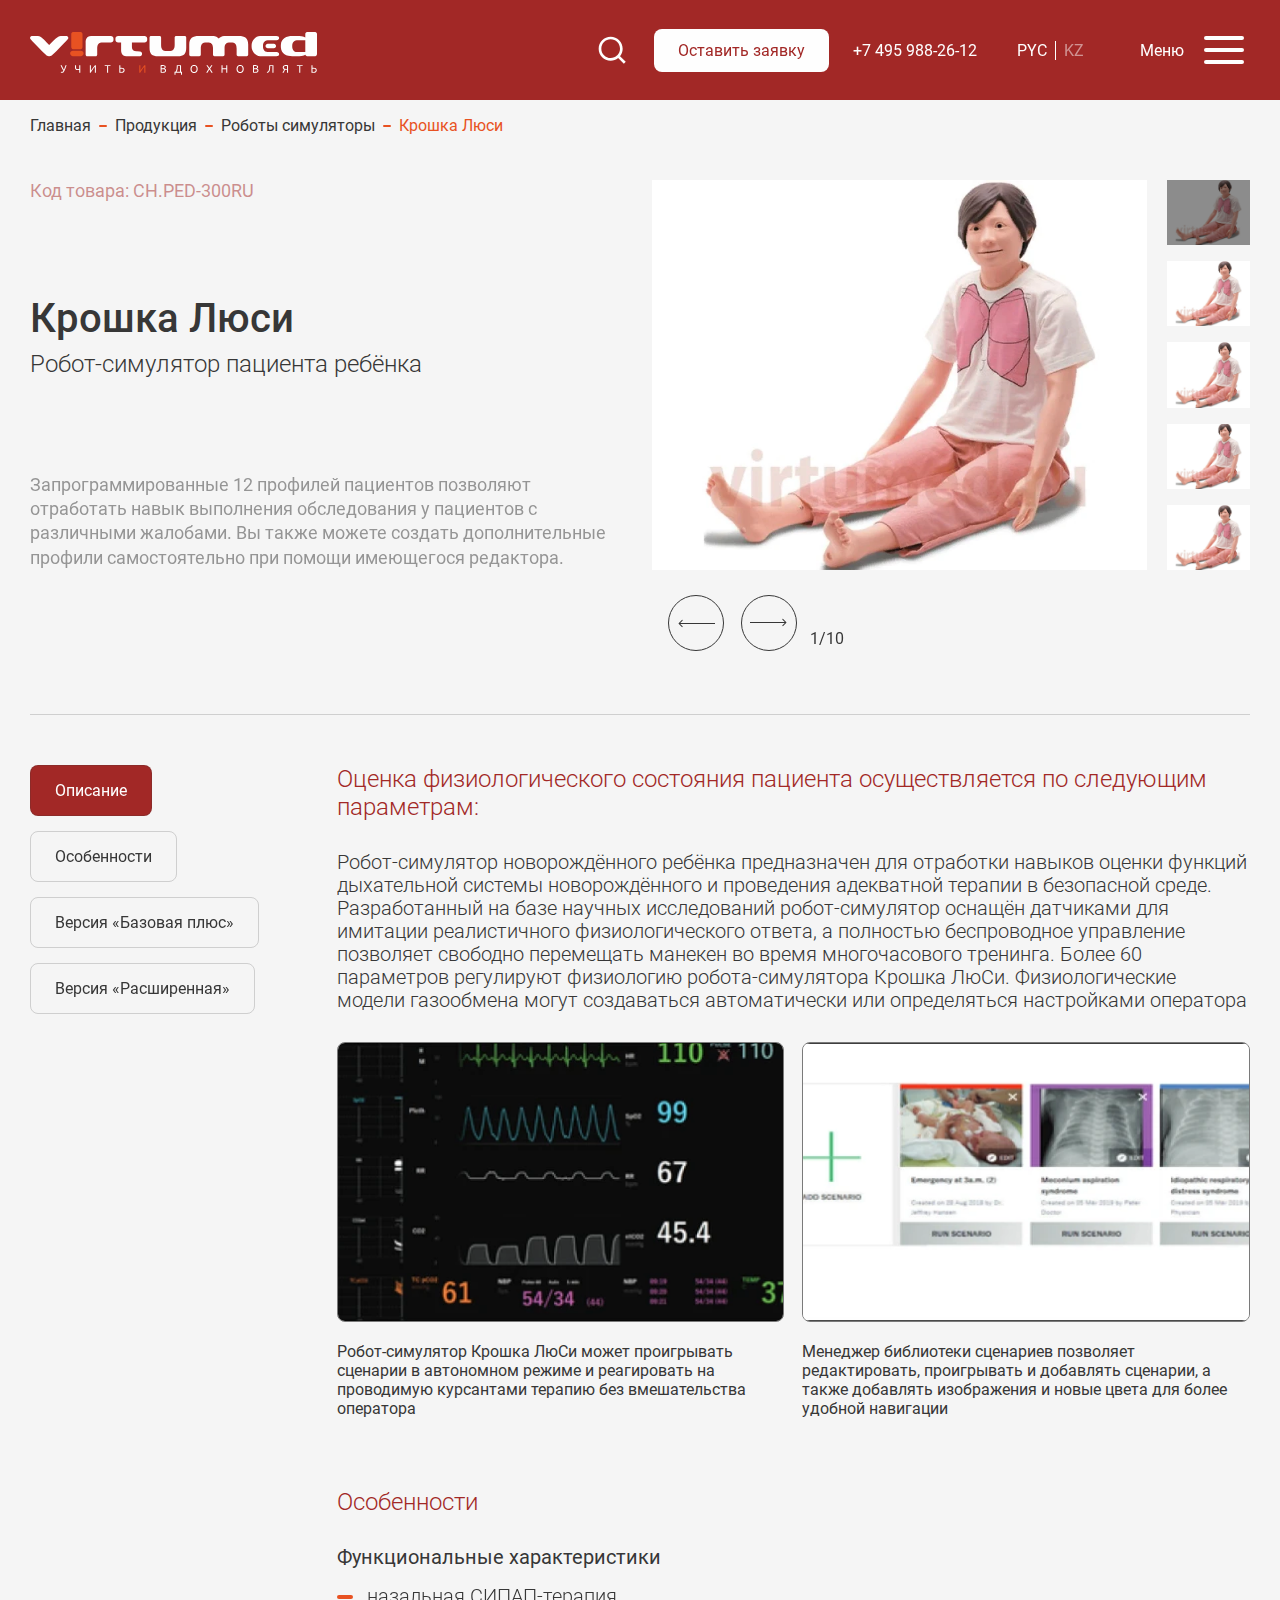
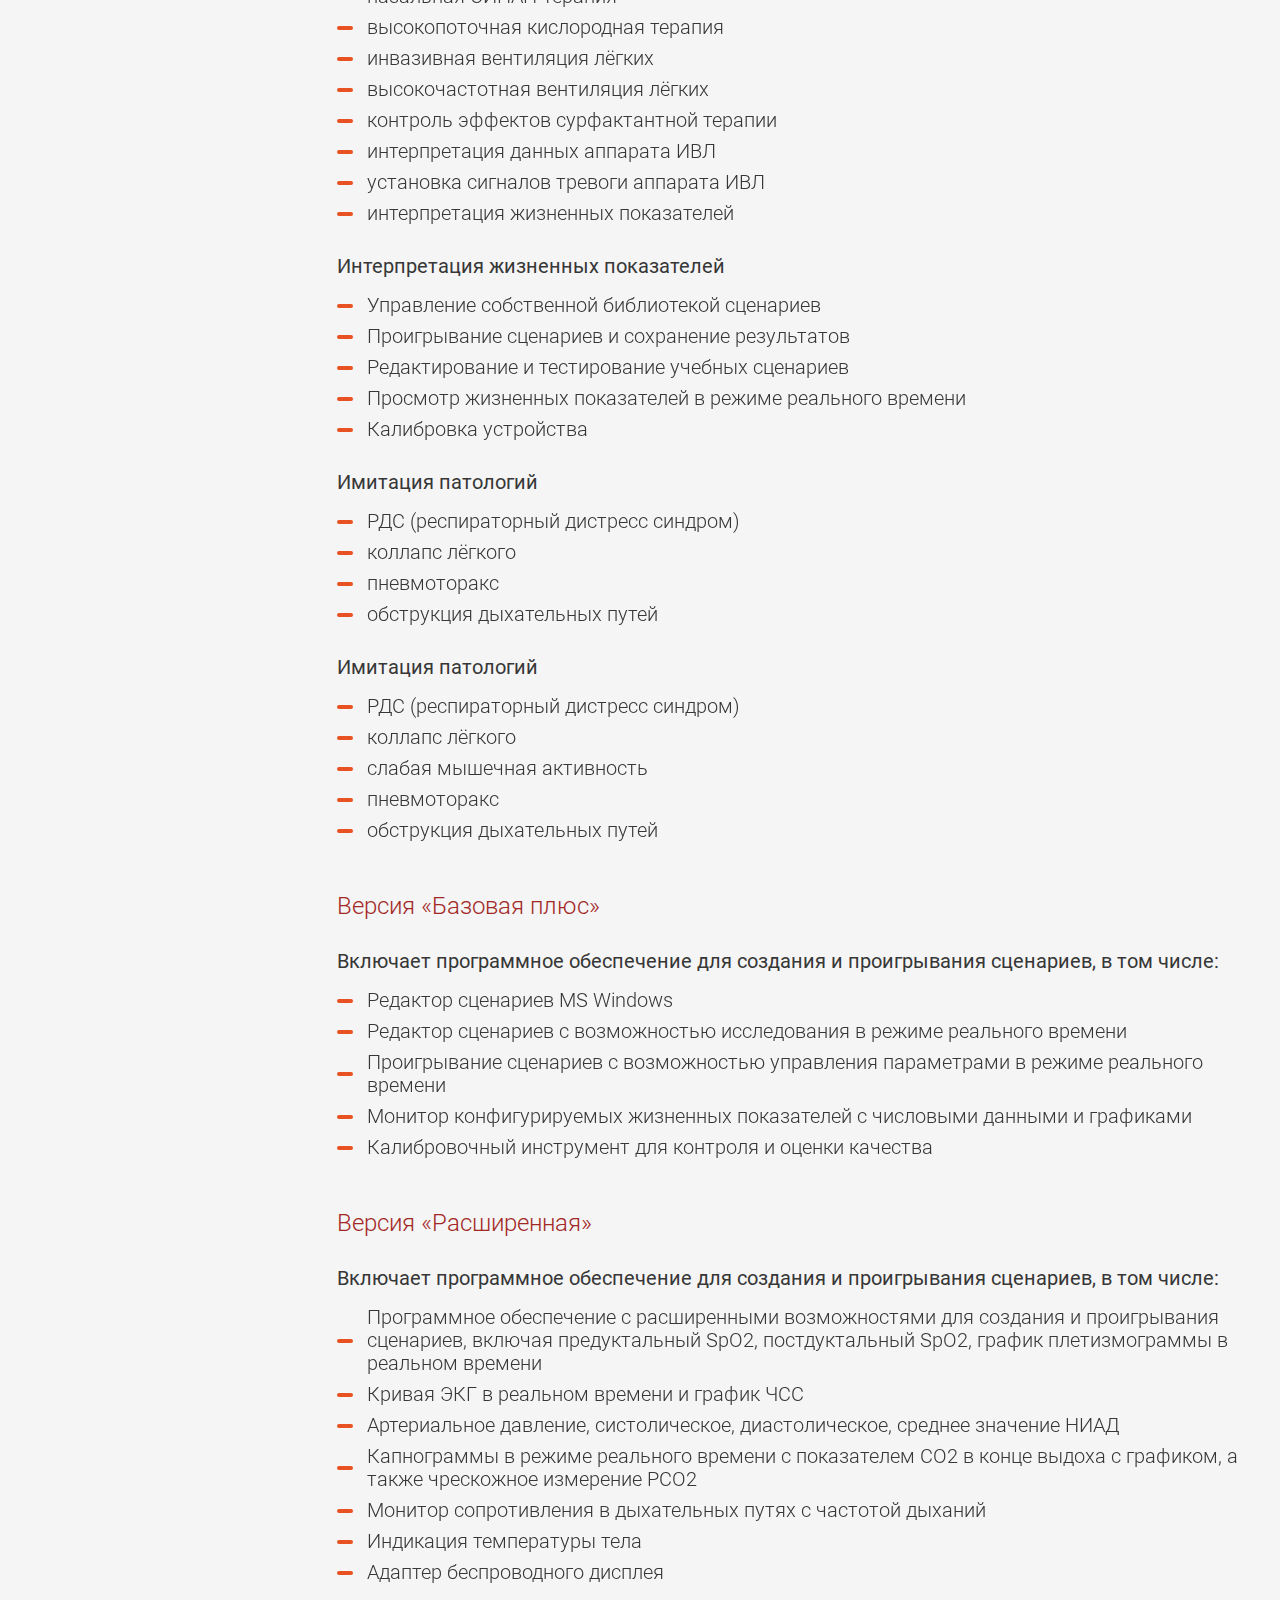
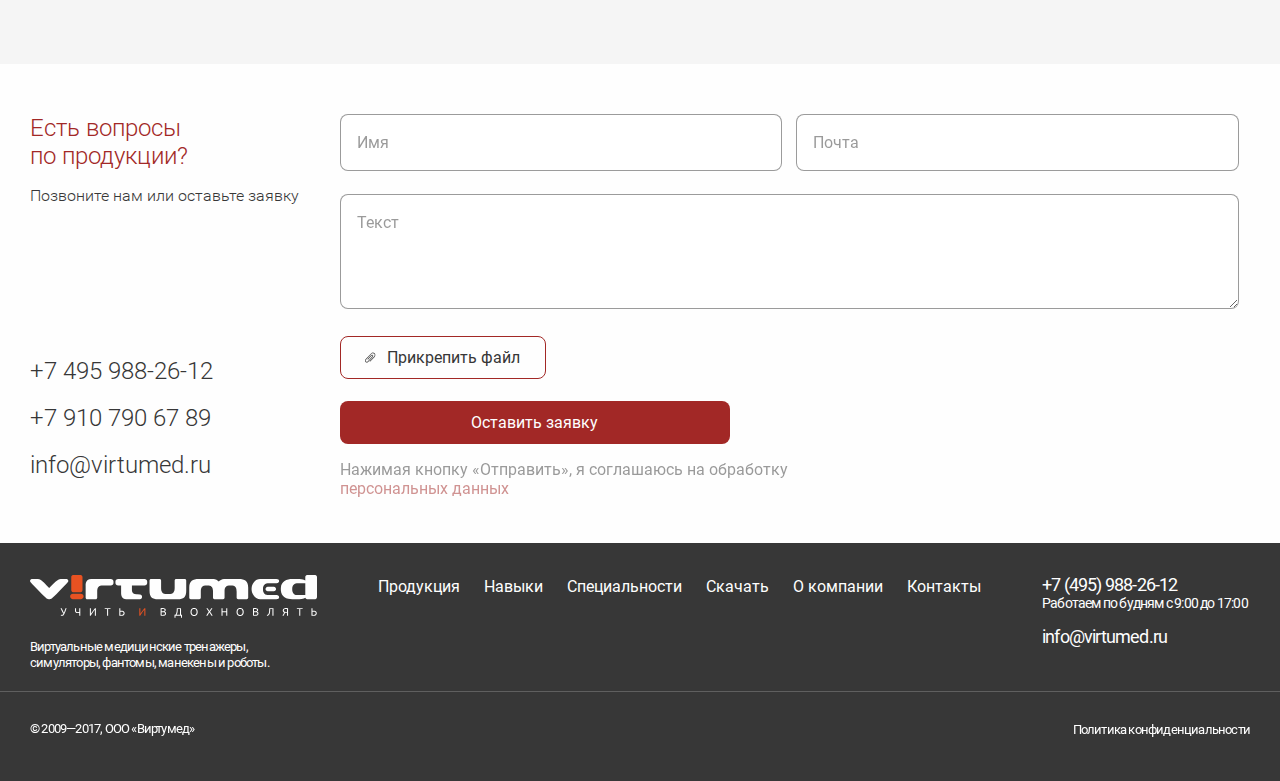
<file: kroshka-lyusi.html>
<!DOCTYPE html><html lang="ru"><head>    <meta http-equiv="Content-Type" content="text/html; charset=UTF-8">    <meta http-equiv="X-UA-Compatible" content="IE=edge">    <meta name="viewport" content="width=device-width, initial-scale=1.0">    <meta name="keywords"        content="Крошка ЛюСикрошка ЛюСи, виртуальный монитор, виртуальный, звуки  легких, звуки сердца и легких, лечение, манекен, манекены, манипуляции, младенец, неонатология, пациент, пациента, педиатрия, первая помощь">    <meta name="description"        content="Крошка ЛюСи - это высокореалистичный беспроводной робот-симулятор новорождённого ребёнка весом 2500 г,  длиной 51 см, родившегося на 36 неделе беременности, предназначенный для отработки навыков респираторной поддержки у младенцев. Робот-симулятор реагирует на терапию, направленную на раскрытие объёма легких так же, как настоящий новорождённый и благодаря точной имитации черт лица, на манекене можно отрабатывать навыки подсоединения пациента к устройству нСИПАП, высокопоточной кислородной терапии и инвазивной вентиляции лёгких (интубации)">    <title>Робот-симулятор новорождённой для отработки навыков респираторной поддержки</title>    <link rel="icon"  href="img/icons/favicon.ico">    <meta name="theme-color" content="#000">    <noscript>        <div>Ваш браузер не поддерживает скрипты!</div>    </noscript>   <!-- CSS Fancybox -->   <link rel="stylesheet" href="css/fancybox.min.css">   <!-- CSS Custom -->    <link rel="stylesheet" href="css/style.min.css">    <link rel="stylesheet" href="css/custom.css">    <link rel="stylesheet" href="css/eFilter.css">   <!---->    <meta property="og:url" content="Крошка ЛюСикрошка ЛюСи, виртуальный монитор, виртуальный, звуки  легких, звуки сердца и легких, лечение, манекен, манекены, манипуляции, младенец, неонатология, пациент, пациента, педиатрия, первая помощь">    <meta property="og:type" content="website">    <meta property="og:title" content="Робот-симулятор новорождённой для отработки навыков респираторной поддержки">    <meta property="og:image"        content="https://virtumed.ru/assets/cache/images/assets/snippets/phpthumb/noimage-627x495-f94.png">    <meta property="og:description"        content="Крошка ЛюСи - это высокореалистичный беспроводной робот-симулятор новорождённого ребёнка весом 2500 г,  длиной 51 см, родившегося на 36 неделе беременности, предназначенный для отработки навыков респираторной поддержки у младенцев. Робот-симулятор реагирует на терапию, направленную на раскрытие объёма легких так же, как настоящий новорождённый и благодаря точной имитации черт лица, на манекене можно отрабатывать навыки подсоединения пациента к устройству нСИПАП, высокопоточной кислородной терапии и инвазивной вентиляции лёгких (интубации)"></head><body>    <object style="display: none" class="sprite" type="image/svg+xml" data="../img/iconsprite/sprite.svg" title="Ваш браузер не поддерживает SVG"></object>    <!-- header -->    <header class="header">    <div class=" container header__container">        <a href="main.html" class="logo header__logo" aria-label="Лого">            <svg width="287" height="43" viewBox="0 0 287 43" fill="none" xmlns="http://www.w3.org/2000/svg">                <mask id="mask0_365_1230" style="mask-type:luminance" maskUnits="userSpaceOnUse" x="0" y="0" width="287"                    height="43">                    <path d="M287 0H0V43H287V0Z" fill="white" />                </mask>                <g mask="url(#mask0_365_1230)">                    <path fill-rule="evenodd" clip-rule="evenodd"                        d="M19.1986 13.0013L19.1815 13.0174L19.1644 13.0013V13.0158C16.2348 10.3702 11.852 4.18836 7.83111 4.05974C6.12621 4.00511 4.28842 3.97053 2.56779 4.01133C2.04104 4.02355 1.48467 3.98874 1.02197 4.29117C0.428902 4.6782 -0.00986036 5.28374 0.000168494 6.0306C0.00996942 6.7348 0.421608 7.05106 0.848975 7.53721C2.61064 9.5408 5.53792 12.5972 9.6746 16.6696C11.0756 18.0485 12.546 19.6074 13.9111 20.9548C16.0203 23.0378 17.4887 24.3157 19.1815 24.2075C20.8744 24.3157 22.3426 23.0378 24.4519 20.9548C25.8167 19.6074 27.2871 18.0485 28.6884 16.6696C32.825 12.5968 35.7527 9.5408 37.5141 7.53721C37.9416 7.05129 38.3533 6.7348 38.3629 6.0306C38.3729 5.28374 37.9519 4.64961 37.3415 4.29117C36.7721 3.95647 36.2773 3.98459 35.604 3.98667C34.0335 3.99289 32.2804 3.92926 30.7112 3.9793C29.9671 4.00303 29.0312 4.31561 28.2733 4.69296C24.9383 6.35676 21.5859 10.8602 19.1986 13.016V13.0013ZM287 20.4153V20.6449V22.0206C287 23.1957 286.201 24.1576 285.224 24.1576H277.067C276.279 24.1576 275.607 23.5333 275.377 22.6755C274.198 23.3961 272.144 24.2268 269.156 24.1832C266.84 24.1832 265.243 24.1832 262.927 24.1832H262.311C256.63 24.1832 251.196 22.0347 250.855 15.2174L250.854 15.2102V15.2031L250.853 15.1671L250.852 15.1594V15.156L250.851 15.1447V15.1374L250.85 15.124V15.1226L250.849 15.1155V15.1129L250.848 15.0788V15.0724H250.84V15.0698V14.7619V14.7591V13.4254V13.4228V13.1151V13.1123H250.848V13.1052L250.849 13.072V13.069L250.85 13.0616L250.851 13.0476V13.04L250.852 13.0291V13.0249L250.853 13.018L250.854 12.9821V12.9745L250.855 12.9673C251.196 6.15 256.63 4.00211 262.311 4.00211H262.927C265.243 4.00211 266.84 4.00211 269.156 4.00211C272.072 3.9597 274.099 4.75035 275.29 5.45779V3.74278V2.25277V2.13706C275.29 0.961688 276.09 0 277.067 0H285.224C286.202 0 287 0.961688 287 2.13706V2.25277V3.74278V9.11435V9.22984V10.7201V15.0433V20.4153ZM275.289 20.0509V15.0433V10.7201V9.22984V9.11435V8.13492H266.963C265.081 8.08674 263.818 9.12749 262.999 10.44C262.502 11.2383 262.34 11.9024 262.279 12.6472L262.277 12.6677L262.276 12.6863V12.6882L262.273 12.7094L262.271 12.7382L262.27 12.7684L262.269 12.7709L262.268 12.7914L262.267 12.7979L262.266 12.8127V12.8198L262.262 12.8966L262.26 12.9113V12.9177C262.253 13.0362 262.249 13.1582 262.245 13.2827V13.2891L262.243 13.3216V13.3309L262.241 13.3532V13.3748V13.3827V13.3972L262.239 13.4203V13.4427L262.238 13.4433L262.237 13.5023V13.5049L262.236 13.5114V13.5344L262.232 13.6981L262.231 13.7218L262.227 13.8834V13.8887V13.8905L262.226 13.9149L262.222 14.0219L262.221 14.0387L262.22 14.0863V14.0895V14.0934V14.097L262.226 14.2678L262.227 14.2923V14.2942V14.2999L262.231 14.4604L262.232 14.4848V14.4887L262.236 14.6477V14.6715L262.237 14.6779V14.68L262.239 14.7621L262.24 14.7845V14.8004L262.241 14.8075V14.8301V14.8532L262.243 14.8617L262.244 14.8949V14.8992C262.248 15.0244 262.253 15.1463 262.26 15.2655V15.2712L262.261 15.2867L262.266 15.3637V15.3709L262.267 15.3849V15.3914L262.269 15.4128V15.4146L262.271 15.4448L262.273 15.4751L262.276 15.4954V15.4972L262.277 15.5161L262.279 15.5371C262.34 16.2821 262.501 16.946 262.998 17.7442C263.818 19.0576 265.081 20.0982 266.963 20.0503L275.289 20.0509ZM237.728 11.818H243.865C245.074 11.818 246.062 12.8422 246.062 14.0938C246.062 15.3462 245.072 16.3703 243.865 16.3703H237.728C236.52 16.3703 235.531 15.3462 235.531 14.0938C235.531 12.8422 236.52 11.818 237.728 11.818ZM230.07 4.00257H233.074H233.691H246.365C250.293 4.00257 249.767 8.13538 246.583 8.13538H237.727C235.845 8.0872 234.582 9.12795 233.764 10.4405C232.972 11.7085 233.032 12.6373 232.984 14.0911V14.095C233.032 15.5488 232.972 16.4799 233.764 17.7474C234.582 19.0602 235.845 20.1009 237.727 20.0527H246.583C249.767 20.0527 250.293 24.1858 246.365 24.1858H233.691H233.074H230.07C225.449 24.1858 221.78 19.411 221.611 15.0728H221.603V14.7623V13.4258V13.1155H221.611C221.78 8.77712 225.449 4.00257 230.07 4.00257ZM168.637 4.00833H169.158C169.489 3.99612 169.86 4.00764 170.251 4.00833H182.495H182.563C182.954 4.00764 183.323 3.99612 183.654 4.00833C185.215 4.00833 187.888 5.49397 188.777 6.4824C189.447 5.65118 191.911 4.00257 194.031 4.00833H194.086H207.415C207.805 4.00718 208.175 3.99634 208.507 4.00833H208.916C214.742 4.00833 218.189 6.05181 218.189 12.5425V20.709V21.7201V22.7313C218.189 23.553 217.525 24.2252 216.712 24.2252H208.107C207.294 24.2252 206.629 23.553 206.629 22.7313V21.7201V20.709V16.7768H206.622V16.5504C206.622 14.5029 206.279 10.972 202.353 10.5855H198.809C195.497 10.9119 194.735 13.4761 194.577 15.4995V20.709V21.7201V22.7313C194.577 23.553 193.913 24.2252 193.1 24.2252H193.055H184.495H184.451C183.637 24.2252 182.973 23.553 182.973 22.7313V21.7201V20.709V15.5071C182.817 13.4823 182.058 10.9119 178.743 10.5855H175.085C171.159 10.972 170.816 14.5037 170.816 16.5504V16.7768H170.809V20.709V21.7201V22.7313C170.809 23.553 170.144 24.2252 169.331 24.2252H160.726C159.914 24.2252 159.249 23.553 159.249 22.7313V21.7201V20.709V12.5425C159.249 6.05181 162.812 4.00833 168.638 4.00833H168.637ZM128.011 24.2192H128.628H129.883C130.215 24.2321 130.585 24.2206 130.976 24.2192H144.727H144.794C145.185 24.2206 145.555 24.2321 145.886 24.2192H147.143H147.76C153.585 24.2192 156.226 22.1764 156.226 15.6858V7.51854V6.50775V5.49697C156.226 4.6752 155.561 4.00257 154.748 4.00257H146.144C145.33 4.00257 144.666 4.6752 144.666 5.49697V6.50775V7.51854V12.894H144.659V13.1204C144.659 15.1675 144.315 18.6988 140.391 19.085H135.381C131.456 18.6988 131.112 15.1675 131.112 13.1204V12.894H131.105V7.51854V6.50775V5.49697C131.105 4.6752 130.44 4.00257 129.627 4.00257H121.023C120.21 4.00257 119.545 4.6752 119.545 5.49697V6.50775V7.51854V15.6858C119.545 22.1764 122.184 24.2192 128.011 24.2192ZM96.267 24.2192H99.1065H99.6898H109.944C112.579 24.2192 112.971 19.5934 109.944 19.3964L106.987 19.2036H106.129C101.58 19.2036 101.924 15.5465 101.924 13.4779V10.4587H106.957H114.543C116.005 10.4587 117.202 9.30222 117.202 7.88874V6.57229C117.202 5.15904 116.005 4.00257 114.543 4.00257H106.957H95.6778H88.0933C86.6302 4.00257 85.434 5.15904 85.434 6.57229V7.88874C85.434 9.30222 86.6306 10.4587 88.0933 10.4587H91.1049V17.756C91.1049 20.0908 91.5014 24.2192 96.267 24.2192ZM61.1104 4.00257H64.1147H64.7315H80.8306C82.2929 4.00257 83.4896 5.15881 83.4896 6.57229V7.88874C83.4896 9.30222 82.2931 10.4587 80.8306 10.4587H71.4846C67.5594 10.8446 67.2166 14.3762 67.2166 16.4233V16.6499H67.209V20.7032V21.7142V22.7249C67.209 23.5472 66.5441 24.219 65.7316 24.219H57.1268C56.3139 24.219 55.6492 23.5472 55.6492 22.7249V21.7142V20.7032V10.6277C55.6492 8.23404 56.0686 4.00257 61.1104 4.00257Z"                        fill="#FEFEFE" />                    <path fill-rule="evenodd" clip-rule="evenodd"                        d="M42.945 18.8743H50.7967C52.3436 18.8743 53.6088 20.0599 53.6088 21.5086C53.6088 22.9573 52.3434 24.1431 50.7967 24.1431H42.945C41.3981 24.1431 40.1328 22.9575 40.1328 21.5086C40.1328 20.0601 41.3983 18.8743 42.945 18.8743ZM52.4948 13.4525V13.6827V15.0578C52.4948 16.2338 51.7275 17.1951 50.7887 17.1951H42.9532C42.0146 17.1951 41.2471 16.2338 41.2471 15.0578V13.6827V13.4525V3.75795V2.2677V2.15222C41.2471 0.976849 42.0146 0.015625 42.9532 0.015625H50.7887C51.7275 0.015625 52.4948 0.976849 52.4948 2.15222V2.2677V3.75795V13.4525Z"                        fill="#E85222" />                    <path                        d="M34.5943 38.4127C34.4496 38.7495 34.2993 39.066 34.1437 39.3625C33.988 39.6588 33.8036 39.9171 33.59 40.1365C33.3764 40.356 33.1196 40.5281 32.8191 40.6526C32.5189 40.7768 32.148 40.8393 31.7066 40.8393C31.6198 40.8393 31.5293 40.8338 31.4351 40.8227C31.3413 40.8117 31.2506 40.7972 31.164 40.7789C31.0771 40.7607 31.0012 40.7404 30.9358 40.7186C30.8708 40.6967 30.8236 40.6747 30.7947 40.6528L30.9793 39.7525C31.0732 39.7891 31.1872 39.8256 31.3212 39.8622C31.4552 39.8988 31.5945 39.9173 31.7393 39.9173C31.9562 39.9173 32.1464 39.8899 32.3093 39.835C32.4721 39.7799 32.6187 39.7031 32.7488 39.6042C32.8791 39.5055 32.9949 39.3848 33.0961 39.2419C33.1975 39.0992 33.2951 38.9399 33.3892 38.7642C33.0708 38.2447 32.7707 37.7267 32.4882 37.2109C32.2058 36.6947 31.9455 36.1955 31.7066 35.7123C31.4678 35.2292 31.2506 34.77 31.0552 34.3344C30.8599 33.8989 30.6862 33.498 30.5342 33.1322H31.7283C31.9672 33.7691 32.2729 34.4791 32.6455 35.2621C33.0181 36.0451 33.4326 36.8651 33.8886 37.7215C34.1781 37.0553 34.4548 36.3215 34.719 35.5201C34.9831 34.7188 35.2309 33.9226 35.4625 33.1322H36.6023C36.436 33.6592 36.2693 34.1553 36.1029 34.6199C35.9366 35.0848 35.7699 35.5312 35.6036 35.9592C35.4372 36.3875 35.2705 36.8047 35.1042 37.2109C34.9378 37.617 34.768 38.0176 34.5943 38.4127ZM46.0571 35.3278C46.0571 35.6353 46.0842 35.9043 46.1384 36.1349C46.1927 36.3656 46.2868 36.5558 46.4208 36.7058C46.5546 36.8559 46.7355 36.9675 46.9635 37.0408C47.1914 37.1138 47.4791 37.1504 47.8265 37.1504C47.9639 37.1504 48.1032 37.1452 48.2445 37.1341C48.3856 37.123 48.5212 37.1101 48.6515 37.0956C48.7817 37.0811 48.8975 37.0626 48.9987 37.0408C49.1001 37.0189 49.1833 37.0006 49.2485 36.9856V33.1322H50.3016V40.7404H49.2485V37.9081C49.1111 37.9448 48.8993 37.9812 48.6135 38.0179C48.3274 38.0545 48.0218 38.0727 47.696 38.0727C47.1461 38.0727 46.6975 38.0089 46.3501 37.8807C46.0028 37.7525 45.7296 37.5696 45.5306 37.3319C45.3316 37.094 45.1957 36.8049 45.1235 36.4645C45.0512 36.124 45.0147 35.7455 45.0147 35.3281V33.1324H46.0568L46.0571 35.3278ZM59.8647 40.7404V33.1322H60.8961V38.7642C61.1277 38.3763 61.4117 37.9338 61.7483 37.4359C62.085 36.9381 62.4431 36.4313 62.8231 35.9152C63.203 35.3991 63.5866 34.8979 63.9736 34.4111C64.3609 33.9243 64.7246 33.498 65.0647 33.132H65.9008V40.7402H64.8694V34.8009C64.6668 35.0351 64.4459 35.3057 64.207 35.6132C63.9682 35.9207 63.722 36.248 63.4687 36.5958C63.2155 36.9435 62.9605 37.304 62.7034 37.6772C62.4465 38.0504 62.1988 38.4183 61.9598 38.7807C61.721 39.143 61.4985 39.4924 61.2923 39.829C61.0858 40.1658 60.9031 40.4696 60.7439 40.7402L59.8647 40.7404ZM80.4898 33.1322V34.0544H78.1232V40.7404H77.0702V34.0544H74.7036V33.1322H80.4898ZM94.6449 38.3581C94.6449 39.1778 94.3517 39.7926 93.7655 40.2024C93.1793 40.6123 92.3542 40.8172 91.2904 40.8172C90.9866 40.8172 90.6536 40.8045 90.2918 40.7789C89.9299 40.7533 89.5972 40.7037 89.2931 40.6304V33.1322H90.3462V35.899C90.4908 35.8843 90.6374 35.8751 90.7858 35.8716C90.9342 35.8679 91.0808 35.866 91.2254 35.866C93.505 35.866 94.6449 36.6966 94.6449 38.3581ZM93.5376 38.3581C93.5376 38.0506 93.4794 37.7945 93.3639 37.5896C93.248 37.3847 93.0872 37.2235 92.8807 37.1065C92.6744 36.9896 92.4285 36.9071 92.1425 36.8593C91.8566 36.8118 91.54 36.7878 91.1926 36.7878C91.0552 36.7878 90.9159 36.7878 90.7746 36.7878C90.6336 36.7878 90.4906 36.7953 90.3458 36.81V39.8508C90.4763 39.8655 90.6226 39.8748 90.7856 39.8784C90.9483 39.882 91.1455 39.8836 91.3772 39.8836C91.6594 39.8836 91.9309 39.8617 92.1915 39.8179C92.4522 39.7741 92.6817 39.6935 92.8807 39.5764C93.0799 39.4592 93.239 39.3037 93.3584 39.1098C93.4779 38.9159 93.5376 38.6655 93.5376 38.3581ZM132.616 40.8063C132.465 40.8063 132.3 40.8026 132.122 40.7953C131.945 40.7879 131.767 40.7771 131.59 40.7623C131.412 40.7478 131.237 40.7293 131.064 40.7075C130.89 40.6856 130.731 40.6563 130.586 40.6197V33.2422C130.731 33.2055 130.89 33.1765 131.064 33.1543C131.237 33.1322 131.412 33.114 131.59 33.0993C131.767 33.0848 131.943 33.0737 132.117 33.0663C132.29 33.0589 132.453 33.0552 132.605 33.0552C133.04 33.0552 133.447 33.0882 133.826 33.1541C134.207 33.2198 134.535 33.3316 134.815 33.4888C135.093 33.6463 135.312 33.8528 135.471 34.1092C135.63 34.3652 135.71 34.6801 135.71 35.0533C135.71 35.4705 135.612 35.8128 135.417 36.0797C135.222 36.3469 134.96 36.5463 134.635 36.6782C135.076 36.81 135.428 37.0186 135.689 37.3037C135.949 37.5894 136.079 37.9918 136.079 38.5114C136.079 39.2725 135.802 39.8454 135.248 40.2297C134.695 40.6139 133.818 40.8063 132.616 40.8063ZM131.628 37.1945V39.8732C131.708 39.8806 131.801 39.8878 131.911 39.8951C132.004 39.9025 132.115 39.908 132.241 39.9118C132.368 39.9154 132.515 39.9173 132.681 39.9173C132.992 39.9173 133.287 39.897 133.566 39.8569C133.844 39.8165 134.089 39.7453 134.298 39.6427C134.509 39.5402 134.677 39.3977 134.803 39.2147C134.93 39.0317 134.993 38.8009 134.993 38.5229C134.993 38.2742 134.946 38.0638 134.852 37.8915C134.758 37.7195 134.622 37.5825 134.445 37.4798C134.267 37.3775 134.056 37.3042 133.81 37.2604C133.564 37.2167 133.289 37.1947 132.985 37.1947L131.628 37.1945ZM131.628 36.3382H132.736C132.996 36.3382 133.242 36.3199 133.473 36.2832C133.705 36.2467 133.906 36.1807 134.076 36.0858C134.246 35.9905 134.38 35.866 134.478 35.7125C134.576 35.5588 134.625 35.365 134.625 35.1305C134.625 34.9111 134.574 34.7262 134.473 34.5761C134.372 34.4261 134.231 34.3052 134.055 34.2138C133.877 34.1223 133.669 34.0544 133.43 34.0107C133.192 33.9669 132.938 33.945 132.67 33.945C132.402 33.945 132.192 33.9487 132.04 33.9561C131.888 33.9634 131.751 33.9742 131.628 33.989V36.3382ZM145.501 40.7404V42.7714H144.503V39.8292H145.295C145.663 39.4048 145.947 38.9346 146.147 38.4185C146.346 37.9024 146.49 37.3573 146.581 36.7826C146.671 36.2081 146.726 35.6134 146.743 34.9986C146.761 34.3837 146.774 33.7617 146.782 33.1322H151.037V39.8292H151.982V42.7714H150.982V40.7404H145.501ZM147.814 34.0435C147.791 34.5266 147.768 35.0187 147.743 35.5201C147.717 36.0215 147.663 36.5191 147.58 37.0131C147.497 37.507 147.376 37.9921 147.216 38.4679C147.057 38.9433 146.833 39.3973 146.544 39.829H149.984V34.0432L147.814 34.0435ZM160.502 36.9308C160.502 36.2796 160.599 35.7047 160.79 35.2073C160.983 34.7097 161.243 34.2943 161.573 33.9611C161.901 33.6283 162.285 33.3775 162.723 33.2092C163.161 33.0409 163.625 32.9565 164.117 32.9565C164.603 32.9565 165.06 33.0409 165.491 33.2092C165.921 33.3775 166.3 33.6283 166.625 33.9611C166.951 34.2943 167.21 34.7097 167.402 35.2073C167.593 35.705 167.689 36.2796 167.689 36.9308C167.689 37.5823 167.593 38.1569 167.402 38.6546C167.21 39.1522 166.951 39.5676 166.625 39.9004C166.3 40.2335 165.921 40.4841 165.491 40.6526C165.06 40.8209 164.603 40.905 164.117 40.905C163.625 40.905 163.161 40.8206 162.723 40.6526C162.285 40.4843 161.901 40.2335 161.573 39.9004C161.243 39.5674 160.983 39.152 160.79 38.6546C160.599 38.1569 160.502 37.5823 160.502 36.9308ZM161.61 36.9308C161.61 37.392 161.668 37.8109 161.784 38.188C161.899 38.5649 162.064 38.8851 162.277 39.1485C162.491 39.4122 162.752 39.6151 163.06 39.7577C163.367 39.9004 163.713 39.9719 164.096 39.9719C164.48 39.9719 164.823 39.9004 165.127 39.7577C165.431 39.6151 165.691 39.412 165.904 39.1485C166.117 38.8851 166.282 38.5649 166.398 38.188C166.513 37.8109 166.572 37.392 166.572 36.9308C166.572 36.4697 166.513 36.0507 166.398 35.6738C166.282 35.2969 166.117 34.9768 165.904 34.7131C165.691 34.4496 165.431 34.2465 165.127 34.1038C164.823 33.9611 164.48 33.8899 164.096 33.8899C163.713 33.8899 163.367 33.9611 163.06 34.1038C162.752 34.2465 162.491 34.4498 162.277 34.7131C162.064 34.9768 161.9 35.2967 161.784 35.6738C161.668 36.0507 161.61 36.4697 161.61 36.9308ZM181.464 40.7404C181.356 40.521 181.226 40.2776 181.074 40.0104C180.922 39.7432 180.755 39.465 180.574 39.176C180.394 38.8867 180.205 38.5978 180.01 38.3085C179.814 38.0195 179.626 37.7471 179.445 37.4907C179.265 37.7471 179.077 38.0197 178.881 38.3085C178.685 38.5978 178.499 38.8867 178.322 39.176C178.144 39.4652 177.977 39.7432 177.822 40.0104C177.667 40.2776 177.534 40.5208 177.426 40.7404H176.264C176.59 40.0962 176.968 39.4413 177.399 38.7753C177.83 38.1093 178.287 37.425 178.771 36.7224L176.362 33.1324H177.578L179.434 35.9649L181.268 33.1324H182.474L180.108 36.6786C180.6 37.3886 181.062 38.0801 181.497 38.7535C181.931 39.4268 182.314 40.0891 182.647 40.7406L181.464 40.7404ZM196.227 33.1322H197.281V40.7404H196.227V37.2272H192.548V40.7404H191.494V33.1322H192.548V36.3052H196.227V33.1322ZM206.539 36.9308C206.539 36.2796 206.636 35.7047 206.827 35.2073C207.019 34.7097 207.28 34.2943 207.609 33.9611C207.938 33.6283 208.322 33.3775 208.76 33.2092C209.198 33.0409 209.662 32.9565 210.154 32.9565C210.639 32.9565 211.097 33.0409 211.528 33.2092C211.958 33.3775 212.337 33.6283 212.662 33.9611C212.988 34.2943 213.247 34.7097 213.439 35.2073C213.63 35.705 213.726 36.2796 213.726 36.9308C213.726 37.5823 213.63 38.1569 213.439 38.6546C213.247 39.1522 212.988 39.5676 212.662 39.9004C212.337 40.2335 211.958 40.4841 211.528 40.6526C211.097 40.8209 210.639 40.905 210.154 40.905C209.662 40.905 209.198 40.8206 208.76 40.6526C208.322 40.4843 207.938 40.2335 207.609 39.9004C207.28 39.5674 207.019 39.152 206.827 38.6546C206.636 38.1569 206.539 37.5823 206.539 36.9308ZM207.647 36.9308C207.647 37.392 207.705 37.8109 207.821 38.188C207.936 38.5649 208.101 38.8851 208.314 39.1485C208.528 39.4122 208.789 39.6151 209.097 39.7577C209.404 39.9004 209.749 39.9719 210.133 39.9719C210.517 39.9719 210.86 39.9004 211.164 39.7577C211.468 39.6151 211.727 39.412 211.94 39.1485C212.154 38.8851 212.319 38.5649 212.434 38.188C212.55 37.8109 212.608 37.392 212.608 36.9308C212.608 36.4697 212.55 36.0507 212.434 35.6738C212.319 35.2969 212.154 34.9768 211.94 34.7131C211.727 34.4496 211.468 34.2465 211.164 34.1038C210.86 33.9611 210.517 33.8899 210.133 33.8899C209.749 33.8899 209.404 33.9611 209.097 34.1038C208.789 34.2465 208.528 34.4498 208.314 34.7131C208.101 34.9768 207.937 35.2967 207.821 35.6738C207.705 36.0507 207.647 36.4697 207.647 36.9308ZM225.016 40.8061C224.864 40.8061 224.699 40.8024 224.521 40.795C224.344 40.7877 224.166 40.7768 223.989 40.7621C223.812 40.7476 223.637 40.7291 223.463 40.7072C223.289 40.6854 223.13 40.656 222.985 40.6195V33.242C223.13 33.2053 223.289 33.1763 223.463 33.1541C223.637 33.132 223.812 33.1138 223.989 33.099C224.166 33.0845 224.342 33.0734 224.516 33.0661C224.689 33.0587 224.852 33.055 225.004 33.055C225.439 33.055 225.846 33.088 226.225 33.1539C226.606 33.2196 226.935 33.3314 227.214 33.4886C227.492 33.646 227.711 33.8526 227.871 34.1089C228.029 34.365 228.109 34.6799 228.109 35.053C228.109 35.4703 228.011 35.8126 227.817 36.0795C227.621 36.3467 227.361 36.5461 227.034 36.678C227.476 36.8098 227.827 37.0184 228.088 37.3035C228.348 37.5891 228.479 37.9916 228.479 38.5112C228.479 39.2723 228.201 39.8451 227.648 40.2293C227.094 40.6137 226.217 40.8061 225.016 40.8061ZM224.027 37.1943V39.873C224.107 39.8804 224.201 39.8875 224.31 39.8949C224.403 39.9023 224.514 39.9078 224.64 39.9115C224.768 39.9152 224.914 39.9171 225.081 39.9171C225.392 39.9171 225.686 39.8967 225.965 39.8566C226.243 39.8163 226.488 39.7451 226.698 39.6425C226.908 39.54 227.076 39.3975 227.202 39.2144C227.329 39.0315 227.392 38.8007 227.392 38.5227C227.392 38.2739 227.346 38.0635 227.251 37.8913C227.158 37.7193 227.022 37.5822 226.844 37.4796C226.668 37.3773 226.455 37.3039 226.209 37.2602C225.964 37.2163 225.689 37.1945 225.385 37.1945L224.027 37.1943ZM224.027 36.338H225.135C225.395 36.338 225.642 36.3197 225.874 36.283C226.104 36.2464 226.305 36.1805 226.475 36.0855C226.645 35.9903 226.779 35.8658 226.877 35.7123C226.975 35.5586 227.024 35.3648 227.024 35.1303C227.024 34.9108 226.973 34.726 226.872 34.5759C226.771 34.4259 226.631 34.305 226.454 34.2135C226.276 34.1221 226.068 34.0542 225.83 34.0105C225.591 33.9666 225.338 33.9448 225.07 33.9448C224.802 33.9448 224.592 33.9484 224.44 33.9559C224.288 33.9632 224.15 33.974 224.027 33.9888V36.338ZM240.234 34.0435C240.22 34.4535 240.205 34.8505 240.191 35.2347C240.177 35.6192 240.154 35.9923 240.126 36.3547C240.097 36.7171 240.053 37.07 239.996 37.4141C239.938 37.7581 239.858 38.0948 239.757 38.424C239.656 38.7535 239.53 39.0625 239.383 39.3518C239.234 39.6409 239.049 39.8935 238.829 40.1093C238.608 40.3252 238.347 40.4991 238.047 40.6308C237.747 40.7625 237.394 40.8359 236.989 40.8504L236.87 39.9281C237.376 39.8693 237.769 39.7084 238.048 39.4449C238.326 39.1812 238.556 38.7787 238.736 38.2374C238.939 37.6226 239.067 36.8815 239.122 36.0143C239.176 35.1469 239.203 34.1863 239.203 33.1322H243.47V40.7404H242.416V34.0435H240.234ZM255.952 33.9885C255.678 33.9885 255.415 34.0105 255.166 34.0542C254.916 34.0983 254.694 34.1751 254.498 34.285C254.302 34.3947 254.147 34.5447 254.031 34.7349C253.916 34.9254 253.857 35.1632 253.857 35.4486C253.857 35.9903 254.029 36.3654 254.374 36.5739C254.717 36.7826 255.233 36.8867 255.92 36.8867H257.006V34.0213C256.926 34.0213 256.832 34.0176 256.724 34.0103C256.629 34.0028 256.519 33.9976 256.392 33.9939C256.266 33.9902 256.119 33.9883 255.953 33.9883L255.952 33.9885ZM256.039 33.0554C256.191 33.0554 256.354 33.0591 256.528 33.0665C256.702 33.0739 256.877 33.0847 257.054 33.0995C257.232 33.114 257.407 33.1324 257.581 33.1546C257.755 33.1765 257.913 33.2057 258.059 33.2424V40.7406H257.006V37.7654H256.104C256.003 37.7654 255.897 37.7636 255.784 37.76C255.673 37.7562 255.522 37.7435 255.334 37.7217C255.204 37.8971 255.062 38.1022 254.91 38.3365C254.758 38.5706 254.606 38.8196 254.454 39.0831C254.302 39.3466 254.153 39.6211 254.004 39.9064C253.855 40.192 253.72 40.4703 253.597 40.7408H252.489C252.605 40.4553 252.743 40.159 252.901 39.8516C253.061 39.544 253.226 39.2515 253.396 38.9733C253.566 38.6953 253.73 38.4374 253.885 38.1995C254.04 37.9614 254.176 37.7659 254.292 37.6122C254.125 37.561 253.952 37.4877 253.771 37.3927C253.589 37.2975 253.423 37.1657 253.271 36.9977C253.119 36.8293 252.994 36.619 252.896 36.3662C252.798 36.1136 252.751 35.8116 252.751 35.4603C252.751 35.0653 252.826 34.7174 252.978 34.4174C253.13 34.1174 253.349 33.8666 253.635 33.6654C253.921 33.4642 254.266 33.3123 254.671 33.2097C255.076 33.107 255.532 33.0554 256.039 33.0554ZM272.648 33.1322V34.0544H270.281V40.7404H269.229V34.0544H266.861V33.1322H272.648ZM286.803 38.3581C286.803 39.1778 286.51 39.7926 285.923 40.2024C285.338 40.6123 284.512 40.8172 283.449 40.8172C283.145 40.8172 282.811 40.8045 282.45 40.7789C282.088 40.7533 281.756 40.7037 281.452 40.6304V33.1322H282.504V35.899C282.648 35.8843 282.795 35.8751 282.944 35.8716C283.092 35.8679 283.238 35.866 283.383 35.866C285.663 35.866 286.804 36.6968 286.804 38.3583L286.803 38.3581ZM285.696 38.3581C285.696 38.0506 285.638 37.7945 285.522 37.5896C285.406 37.3847 285.245 37.2235 285.039 37.1065C284.833 36.9896 284.586 36.9071 284.3 36.8593C284.014 36.8118 283.698 36.7878 283.351 36.7878C283.213 36.7878 283.074 36.7878 282.932 36.7878C282.792 36.7878 282.648 36.7953 282.504 36.81V39.8508C282.635 39.8655 282.78 39.8748 282.944 39.8784C283.107 39.882 283.303 39.8836 283.535 39.8836C283.818 39.8836 284.089 39.8617 284.349 39.8179C284.611 39.7741 284.839 39.6935 285.039 39.5764C285.238 39.4592 285.397 39.3037 285.516 39.1098C285.635 38.9159 285.696 38.6655 285.696 38.3581Z"                        fill="#FEFEFE" />                    <path                        d="M109.331 40.74V33.1318H110.363V38.7638C110.594 38.3759 110.879 37.9333 111.215 37.4354C111.552 36.9377 111.91 36.4309 112.289 35.9148C112.67 35.3987 113.054 34.8975 113.44 34.4106C113.827 33.9239 114.191 33.4976 114.531 33.1316H115.368V40.7398H114.337V34.8004C114.134 35.0347 113.912 35.3052 113.673 35.6128C113.435 35.9202 113.189 36.2476 112.936 36.5955C112.683 36.943 112.427 37.3036 112.17 37.6768C111.913 38.0499 111.665 38.4178 111.426 38.7802C111.188 39.1426 110.965 39.492 110.759 39.8285C110.552 40.1653 110.37 40.4691 110.21 40.7398L109.331 40.74Z"                        fill="#E85222" />                </g>            </svg>        </a>        <div class="header__content">            <div class="search header__search">                <form class="form-search">                    <input class="form-search__input" type="text" placeholder="Введите запрос">                    <button type="submit" class="form-search__btn"></button>                </form>            </div>            <button class="btn header__btn feedback-openBtn">Оставить заявку</button>            <a class="phone header__phone" href="tel:74959882612" aria-label="Телефон">+7 495 988-26-12</a>            <div class="lang header__lang">                <a class="lang__item active" href="" data-lang="ru">PYC</a>                <a class="lang__item" href="" data-lang="kz">KZ</a>            </div>            <div class="icon-menu header__icon">                <span class="icon-menu__lbl">Меню</span>                <div class="icon-menu__items">                    <span class="icon-menu__item" style="--icon-i: 1"></span>                    <span class="icon-menu__item" style="--icon-i: 2"></span>                    <span class="icon-menu__item" style="--icon-i: 3"></span>                    <span class="icon-menu__cross1" style="--icon-i: 4"></span>                    <span class="icon-menu__cross2" style="--icon-i: 5"></span>                </div>            </div>        </div>    </div>    <nav class="nav-menu header__nav">        <div class="nav-menu__inner">            <ul class="nav-menu__list">                <li><a href="o-kompanii.html" class="nav-menu__link arrow"><span class="h1 nav-menu__spn" style="--icon-i: 1">O компании</span></a></li>                <li class="nav-menu__item nav-menu__item--subnavs">                    <div class="nav-menu__lbl"><span class="h1 nav-menu__spn" style="--icon-i: 2">Продукция</span></div>                    <div class="subnavs">                        <ul class="subnavs__list">                            <li><a href="produkciya.html" class="subnavs__link"><span class="h2 nav-menu__spn" style="--icon-i: 3">По типу изделия</span></a></li>                            <li><a href="navyki.html" class="subnavs__link"><span class="h2 nav-menu__spn" style="--icon-i: 4">По навыку</span></a></li>                            <li><a href="specialnosti.html" class="subnavs__link"><span class="h2 nav-menu__spn" style="--icon-i: 5">По специальности</span></a></li>                        </ul>                    </div>                </li>                <li><a href="skachat.html" class="nav-menu__link arrow"><span class="h1 nav-menu__spn" style="--icon-i: 6">Скачать</span></a></li>                <li><a href="kontakty.html" class="nav-menu__link arrow"><span class="h1 nav-menu__spn" style="--icon-i: 7">Контакты</span></a></li>            </ul>            <div class="search nav-menu__search">                <form class="form-search">                    <input class="form-search__input" type="text" placeholder="Введите запрос">                    <button type="submit" class="form-search__btn"></button>                </form>            </div>            <div class="lang nav-menu__lang">                <a class="lang__item active" href="/">PYC</a>                <a class="lang__item" href="/kz/">KZ</a>            </div>        </div>    </nav></header>    <!--main-->    <main class="main">        <!--breadcrumbs-->        <div class="breadcrumbs">            <div class="container breadcrumbs__container">                <ul class="breadcrumbs__items">                    <li class="breadcrumbs__item"><a href="main.html">Главная</a></li>                    <li class="breadcrumbs__item line"><a href="produkciya.html">Продукция</a></li>                    <li class="breadcrumbs__item line"><a href="roboty-simulyatory.html">Роботы симуляторы</a></li>                    <li class="breadcrumbs__item active line">Крошка Люси</li>                </ul>            </div>        </div>        <!-- Product-->        <section class="section product">             <!-- Product Top-->                <div class="product__top">                <div class="container">                    <div class="container-small">                        <div class="product__content">                            <div class="product__code">Код товара: CH.PED-300RU</div>                            <h1>Крошка Люси<span>Робот-симулятор пациента ребёнка</span></h1>                            <div class="product__desc">Запрограммированные 12 профилей пациентов позволяют отработать навык выполнения обследования у пациентов с различными жалобами. Вы также можете создать дополнительные профили самостоятельно при помощи имеющегося редактора.</div>                        </div>                        <div class="slider-product product__slider">                            <div class="swiper slider-product__main">                                <div class="swiper-wrapper">                                        <div class="swiper-slide img-cover">                                            <picture><source srcset="img/products/roboty-simulyatory/kroshka-lyusi/1.webp" type="image/webp"><img src="img/products/roboty-simulyatory/kroshka-lyusi/1.jpg" alt="Крошка Люси"></picture>                                        </div>                                        <div class="swiper-slide img-cover">                                            <picture><source srcset="img/products/roboty-simulyatory/kroshka-lyusi/1.webp" type="image/webp"><img src="img/products/roboty-simulyatory/kroshka-lyusi/1.jpg" alt="Крошка Люси"></picture>                                        </div>                                        <div class="swiper-slide img-cover">                                            <picture><source srcset="img/products/roboty-simulyatory/kroshka-lyusi/1.webp" type="image/webp"><img src="img/products/roboty-simulyatory/kroshka-lyusi/1.jpg" alt="Крошка Люси"></picture>                                        </div>                                        <div class="swiper-slide img-cover">                                            <picture><source srcset="img/products/roboty-simulyatory/kroshka-lyusi/1.webp" type="image/webp"><img src="img/products/roboty-simulyatory/kroshka-lyusi/1.jpg" alt="Крошка Люси"></picture>                                        </div>                                        <div class="swiper-slide img-cover">                                            <picture><source srcset="img/products/roboty-simulyatory/kroshka-lyusi/1.webp" type="image/webp"><img src="img/products/roboty-simulyatory/kroshka-lyusi/1.jpg" alt="Крошка Люси"></picture>                                        </div>                                        <div class="swiper-slide img-cover">                                            <picture><source srcset="img/products/roboty-simulyatory/kroshka-lyusi/1.webp" type="image/webp"><img src="img/products/roboty-simulyatory/kroshka-lyusi/1.jpg" alt="Крошка Люси"></picture>                                        </div>                                        <div class="swiper-slide img-cover">                                            <picture><source srcset="img/products/roboty-simulyatory/kroshka-lyusi/1.webp" type="image/webp"><img src="img/products/roboty-simulyatory/kroshka-lyusi/1.jpg" alt="Крошка Люси"></picture>                                        </div>                                        <div class="swiper-slide img-cover">                                            <picture><source srcset="img/products/roboty-simulyatory/kroshka-lyusi/1.webp" type="image/webp"><img src="img/products/roboty-simulyatory/kroshka-lyusi/1.jpg" alt="Крошка Люси"></picture>                                        </div>                                        <div class="swiper-slide img-cover">                                            <picture><source srcset="img/products/roboty-simulyatory/kroshka-lyusi/1.webp" type="image/webp"><img src="img/products/roboty-simulyatory/kroshka-lyusi/1.jpg" alt="Крошка Люси"></picture>                                        </div>                                        <div class="swiper-slide img-cover">                                            <picture><source srcset="img/products/roboty-simulyatory/kroshka-lyusi/1.webp" type="image/webp"><img src="img/products/roboty-simulyatory/kroshka-lyusi/1.jpg" alt="Крошка Люси"></picture>                                        </div>                                </div>                            </div>                            <div class="swiper slider-product__thumb">                                <div class="swiper-wrapper">                                    <a href="img/products/roboty-simulyatory/kroshka-lyusi/1.jpg" class="img-cover swiper-slide" data-fancybox="gallery">                                            <picture><source srcset="img/products/roboty-simulyatory/kroshka-lyusi/1.webp" type="image/webp"><img src="img/products/roboty-simulyatory/kroshka-lyusi/1.jpg" alt="Крошка Люси"></picture>                                    </a>                                    <a href="img/products/roboty-simulyatory/kroshka-lyusi/1.jpg" class="img-cover swiper-slide" data-fancybox="gallery">                                            <picture><source srcset="img/products/roboty-simulyatory/kroshka-lyusi/1.webp" type="image/webp"><img src="img/products/roboty-simulyatory/kroshka-lyusi/1.jpg" alt="Крошка Люси"></picture>                                    </a>                                    <a href="img/products/roboty-simulyatory/kroshka-lyusi/1.jpg" class="img-cover swiper-slide" data-fancybox="gallery">                                            <picture><source srcset="img/products/roboty-simulyatory/kroshka-lyusi/1.webp" type="image/webp"><img src="img/products/roboty-simulyatory/kroshka-lyusi/1.jpg" alt="Крошка Люси"></picture>                                    </a>                                    <a href="img/products/roboty-simulyatory/kroshka-lyusi/1.jpg" class="img-cover swiper-slide" data-fancybox="gallery">                                            <picture><source srcset="img/products/roboty-simulyatory/kroshka-lyusi/1.webp" type="image/webp"><img src="img/products/roboty-simulyatory/kroshka-lyusi/1.jpg" alt="Крошка Люси"></picture>                                    </a>                                    <a href="img/products/roboty-simulyatory/kroshka-lyusi/1.jpg" class="img-cover swiper-slide" data-fancybox="gallery">                                            <picture><source srcset="img/products/roboty-simulyatory/kroshka-lyusi/1.webp" type="image/webp"><img src="img/products/roboty-simulyatory/kroshka-lyusi/1.jpg" alt="Крошка Люси"></picture>                                    </a>                                    <a href="img/products/roboty-simulyatory/kroshka-lyusi/1.jpg" class="img-cover swiper-slide" data-fancybox="gallery">                                            <picture><source srcset="img/products/roboty-simulyatory/kroshka-lyusi/1.webp" type="image/webp"><img src="img/products/roboty-simulyatory/kroshka-lyusi/1.jpg" alt="Крошка Люси"></picture>                                    </a>                                    <a href="img/products/roboty-simulyatory/kroshka-lyusi/1.jpg" class="img-cover swiper-slide" data-fancybox="gallery">                                            <picture><source srcset="img/products/roboty-simulyatory/kroshka-lyusi/1.webp" type="image/webp"><img src="img/products/roboty-simulyatory/kroshka-lyusi/1.jpg" alt="Крошка Люси"></picture>                                    </a>                                    <a href="img/products/roboty-simulyatory/kroshka-lyusi/1.jpg" class="img-cover swiper-slide" data-fancybox="gallery">                                            <picture><source srcset="img/products/roboty-simulyatory/kroshka-lyusi/1.webp" type="image/webp"><img src="img/products/roboty-simulyatory/kroshka-lyusi/1.jpg" alt="Крошка Люси"></picture>                                    </a>                                    <a href="img/products/roboty-simulyatory/kroshka-lyusi/1.jpg" class="img-cover swiper-slide" data-fancybox="gallery">                                            <picture><source srcset="img/products/roboty-simulyatory/kroshka-lyusi/1.webp" type="image/webp"><img src="img/products/roboty-simulyatory/kroshka-lyusi/1.jpg" alt="Крошка Люси"></picture>                                    </a>                                           <a href="img/products/roboty-simulyatory/kroshka-lyusi/1.jpg" class="img-cover swiper-slide" data-fancybox="gallery">                                            <picture><source srcset="img/products/roboty-simulyatory/kroshka-lyusi/1.webp" type="image/webp"><img src="img/products/roboty-simulyatory/kroshka-lyusi/1.jpg" alt="Крошка Люси"></picture>                                    </a>                                                                                               </div>                            </div>                            <div class="nav-swiper">                                    <div class="nav-swiper__btns">                                        <div class="nav-swiper__btn nav-swiper__btn--prev slider-product__btn--prev">                                            <svg width="37" height="9" viewBox="0 0 37 9" fill="none" xmlns="http://www.w3.org/2000/svg">                                            <path d="M0.646447 4.14645C0.451184 4.34171 0.451184 4.65829 0.646447 4.85355L3.82843 8.03553C4.02369 8.2308 4.34027 8.2308 4.53553 8.03553C4.7308 7.84027 4.7308 7.52369 4.53553 7.32843L1.70711 4.5L4.53553 1.67157C4.7308 1.47631 4.7308 1.15973 4.53553 0.964466C4.34027 0.769204 4.02369 0.769204 3.82843 0.964466L0.646447 4.14645ZM1 5L37 5V4L1 4V5Z"/>                                            </svg>                                        </div>                                        <div class="nav-swiper__btn nav-swiper__btn--next slider-product__btn--next">                                            <svg width="37" height="9" viewBox="0 0 37 9" fill="none" xmlns="http://www.w3.org/2000/svg">                                            <path d="M0.646447 4.14645C0.451184 4.34171 0.451184 4.65829 0.646447 4.85355L3.82843 8.03553C4.02369 8.2308 4.34027 8.2308 4.53553 8.03553C4.7308 7.84027 4.7308 7.52369 4.53553 7.32843L1.70711 4.5L4.53553 1.67157C4.7308 1.47631 4.7308 1.15973 4.53553 0.964466C4.34027 0.769204 4.02369 0.769204 3.82843 0.964466L0.646447 4.14645ZM1 5L37 5V4L1 4V5Z"/>                                            </svg>                                        </div>                                    </div>                                    <div class="nav-swiper__pagination"><span class="slider-product__current">1</span>/<span class="slider-product__total">12</span></div>                            </div>                        </div>                    </div>                </div>            </div>            <!-- Product Info-->            <div class="product__info">                <div class="container">                    <div class="product__raw">                        <!-- Product Desktop Navs-->                        <nav class="product__navs">                            <div class="product__sticky">                                        <div><a href="#product-block1" class="js-anchor product__nav active">Описание</a></div>                                        <div><a href="#product-block2" class="js-anchor product__nav">Особенности</a></div>                                        <div><a href="#product-block3" class="js-anchor product__nav">Версия «Базовая плюс»</a></div>                                        <div><a href="#product-block4" class="js-anchor product__nav">Версия «Расширенная»</a></div>                            </div>                        </nav>                        <!-- Product Info Blocks-->                        <div class="product__blocks">                            <!-- Product Mobile Nav-->                            <div class="product__nav product__nav--mobile active">                                <span>Описание</span>                                <svg xmlns="http://www.w3.org/2000/svg" width="12" height="9" viewBox="0 0 12 9" fill="none">                                    <path d="M6 8.3751L0 2.3751L1.4 0.975098L6 5.5751L10.6 0.975098L12 2.3751L6 8.3751Z" />                                </svg>                            </div>                            <!-- Product Info Block-->                            <div id="product-block1" class="block-product">                                <div class="block-product__inner">                                    <h2>Оценка физиологического состояния пациента осуществляется по следующим параметрам:</h2>                                    <p>Робот-симулятор новорождённого ребёнка предназначен для отработки навыков оценки функций дыхательной системы новорождённого и проведения адекватной терапии в безопасной среде. Разработанный на базе научных исследований робот-симулятор оснащён датчиками для имитации реалистичного физиологического ответа, а полностью беспроводное управление позволяет свободно перемещать манекен во время многочасового тренинга. Более 60 параметров регулируют физиологию робота-симулятора Крошка ЛюСи. Физиологические модели газообмена могут создаваться автоматически или определяться настройками оператора</p>                                    <div class="block-product__images">                                        <figure>                                            <picture><source srcset="img/products/info-img/lyusi-auto-mode.webp" type="image/webp"><img src="img/products/info-img/lyusi-auto-mode.jpg" alt="Авторежим Крошки Люси"></picture>                                            <figcaption>Робот-симулятор Крошка ЛюСи может проигрывать сценарии в автономном режиме и реагировать на проводимую курсантами терапию без вмешательства оператора</figcaption>                                        </figure>                                        <figure>                                            <picture><source srcset="img/products/info-img/lyusi-library.webp" type="image/webp"><img src="img/products/info-img/lyusi-library.jpg" alt="Библиотека сценариев Крошки Люси"></picture>                                            <figcaption>Менеджер библиотеки сценариев позволяет редактировать, проигрывать и добавлять сценарии, а также добавлять изображения и новые цвета для более удобной навигации</figcaption>                                        </figure>                                    </div>                                </div>                            </div>                            <!-- Product Mobile Nav-->                            <div class="product__nav product__nav--mobile active">                                <span>Особенности</span>                                <svg xmlns="http://www.w3.org/2000/svg" width="12" height="9" viewBox="0 0 12 9" fill="none">                                            <path d="M6 8.3751L0 2.3751L1.4 0.975098L6 5.5751L10.6 0.975098L12 2.3751L6 8.3751Z" />                                </svg>                            </div>                            <!-- Product Info Block-->                            <div id="product-block2" class="block-product">                                <div class="block-product__inner">                                    <h2>Особенности</h2>                                    <h4>Функциональные характеристики</h4>                                    <ul>                                        <li>назальная СИПАП-терапия</li>                                        <li>высокопоточная кислородная терапия</li>                                        <li>инвазивная вентиляция лёгких</li>                                        <li>высокочастотная вентиляция лёгких</li>                                        <li>контроль эффектов сурфактантной терапии</li>                                        <li>интерпретация данных аппарата ИВЛ</li>                                        <li>установка сигналов тревоги аппарата ИВЛ</li>                                        <li>интерпретация жизненных показателей</li>                                    </ul>                                    <h4>Интерпретация жизненных показателей</h4>                                    <ul>                                        <li>Управление собственной библиотекой сценариев</li>                                        <li>Проигрывание сценариев и сохранение результатов</li>                                        <li>Редактирование и тестирование учебных сценариев</li>                                        <li>Просмотр жизненных показателей в режиме реального времени</li>                                        <li>Калибровка устройства</li>                                    </ul>                                    <h4>Имитация патологий</h4>                                    <ul>                                        <li>РДС (респираторный дистресс синдром)</li>                                        <li>коллапс лёгкого</li>                                        <li>пневмоторакс</li>                                        <li>обструкция дыхательных путей</li>                                    </ul>                                    <h4>Имитация патологий</h4>                                    <ul>                                        <li>РДС (респираторный дистресс синдром)</li>                                        <li>коллапс лёгкого</li>                                        <li>слабая мышечная активность</li>                                        <li>пневмоторакс</li>                                        <li>обструкция дыхательных путей</li>                                    </ul>                                </div>                            </div>                            <!-- Product Mobile Nav-->                            <div class="product__nav product__nav--mobile active">                                <span>Версия «Базовая плюс»</span>                                <svg xmlns="http://www.w3.org/2000/svg" width="12" height="9" viewBox="0 0 12 9" fill="none">                                    <path d="M6 8.3751L0 2.3751L1.4 0.975098L6 5.5751L10.6 0.975098L12 2.3751L6 8.3751Z" />                                </svg>                             </div>                            <!-- Product Info Block-->                            <div id="product-block3" class="block-product">                                <div class="block-product__inner">                                    <h2>Версия «Базовая плюс»</h2>                                    <h4>Включает программное обеспечение для создания и проигрывания сценариев, в том числе:</h4>                                    <ul>                                        <li>Редактор сценариев MS Windows</li>                                        <li>Редактор сценариев с возможностью исследования в режиме реального времени</li>                                        <li>Проигрывание сценариев с возможностью управления параметрами в режиме реального времени</li>                                        <li>Монитор конфигурируемых жизненных показателей с числовыми данными и графиками</li>                                        <li>Калибровочный инструмент для контроля и оценки качества</li>                                    </ul>                                </div>                            </div>                            <!-- Product Mobile Nav-->                            <div class="product__nav product__nav--mobile active">                                <span>Версия «Расширенная»</span>                                <svg xmlns="http://www.w3.org/2000/svg" width="12" height="9" viewBox="0 0 12 9" fill="none">                                    <path d="M6 8.3751L0 2.3751L1.4 0.975098L6 5.5751L10.6 0.975098L12 2.3751L6 8.3751Z" />                                </svg>                            </div>                            <!-- Product Info Block-->                            <div id="product-block4" class="block-product wysiwyg">                                <div class="block-product__inner">                                    <h2>Версия «Расширенная»</h2>                                    <h4>Включает программное обеспечение для создания и проигрывания сценариев, в том числе:</h4>                                    <ul>                                        <li>Программное обеспечение с расширенными возможностями для создания и проигрывания сценариев, включая предуктальный SpO2, постдуктальный SpO2, график плетизмограммы в реальном времени</li>                                        <li>Кривая ЭКГ в реальном времени и график ЧСС</li>                                        <li>Артериальное давление, систолическое, диастолическое, среднее значение НИАД</li>                                        <li>Капнограммы в режиме реального времени с показателем CO2 в конце выдоха с графиком, а также чрескожное измерение PCO2</li>                                        <li>Монитор сопротивления в дыхательных путях с частотой дыханий</li>                                        <li>Индикация температуры тела</li>                                        <li>Адаптер беспроводного дисплея</li>                                    </ul>                                </div>                            </div>                        </div>                    </div>                </div>            </div>        </section>        <!-- Feedback Section-->        <div class="product-feedback">            <div class="container product-feedback__container">                <div class="product-feedback__raw">                    <div class="product-feedback__content">                        <h2>Есть вопросы<br>по продукции?<span>Позвоните нам или оставьте заявку</span></h2>                        <ul class="product-feedback__list">                            <li><a class="h2" href="tel:74959882612">+7 495 988-26-12</a></li>                            <li><a class="h2" href="tel:79107906789">+7 910 790 67 89</a></li>                            <li><a class="h2" href="mailto:info@virtumed.ru">info@virtumed.ru</a></li>                        </ul>                    </div>                    <!-- Feedback Form-->                    <form class="form feedback">                        <div class="form__items">                            <div class="form__item">                                <input type="text" class="form__inp reg" placeholder="Имя" value="">                                <div class="form__item__error">Пожалуйста, введите имя</div>                            </div>                            <div class="form__item">                                <input type="text" class="form__inp reg mail" placeholder="Почта">                                <div class="form__item__error">Пожалуйста, введите почту</div>                            </div>                            <div class="form__item textarea">                                <textarea class="form__textarea" placeholder="Текст" oninput='this.style.height = "";this.style.height = this.scrollHeight + "px"'></textarea>                            </div>                            <div class="form__item file-form">                                <label>                                    <input class="file-form__inp" type="file">                                    <span class="file-form__label">Прикрепить файл</span>                                </label>                                <div class="form__item__error">Ошибка, файл должен быть не больше 2MB</div>                                <div class="file-form__name"></div>                            </div>                        </div>                        <div class="form__footer">                            <div class="form__btn"><button class="btn" type="submit">Оставить заявку</button></div>                            <div class="form__txt">Нажимая кнопку «Отправить», я соглашаюсь на обработку <a href="politika-konfidencialnosti.html">персональных данных</a></div>                        </div>                    </form>                </div>            </div>        </div>            <!-- feedback-modal -->    <div class="modal feedback-modal">        <div class="modal__inner feedback-modal__inner">            <button class="icon-close"></button>            <div class="h2 modal__title">Оставить заявку</div>            <form class="form modal__form feedback-modal__form">                <div class="form__items">                    <div class="form__item">                        <input type="text" class="form__inp reg" placeholder="Имя">                        <div class="form__item__error">Пожалуйста, введите имя</div>                    </div>                    <div class="form__item">                        <input type="text" class="form__inp reg mail" placeholder="Почта">                        <div class="form__item__error">Пожалуйста, введите почту</div>                    </div>                    <div class="form__item textarea">                        <textarea class="form__textarea" placeholder="Текст" oninput='this.style.height = "";this.style.height = this.scrollHeight + "px"'></textarea>                    </div>                    <div class="form__item file-form">                        <label>                            <input class="file-form__inp" type="file">                            <span class="file-form__label">Прикрепить файл</span>                        </label>                        <div class="form__item__error">Ошибка, файл должен быть не больше 2MB</div>                        <div class="file-form__name"></div>                    </div>                </div>                <div class="form__footer">                    <div class="form__btn"><button class="btn" type="submit">Оставить заявку</button></div>                    <div class="form__txt">Нажимая кнопку «Отправить», я соглашаюсь на обработку <a href="politika-konfidencialnosti.html">персональных данных</a></div>                </div>            </form>        </div>    </div>    <!-- fulfilled-modal -->    <div class="modal fulfilled-modal">        <div class="modal__inner">            <button class="icon-close"></button>            <div class="modal__img"></div>            <div class="h2 modal__title">Заявка отправлена, мы скоро свяжемся c вами</div>        </div>    </div>    <!-- error-modal -->    <div class="modal error-modal">        <div class="modal__inner">            <button class="icon-close"></button>            <div class="modal__img"></div>            <div class="h2 modal__title">Что-то пошло не так, попробуйте еще раз</div>            <div class="error-modal__footer"><button class="btn error-feedback-openBtn">Оставить заявку</button></div>        </div>    </div>    </main>     <!--footer-->    <footer class="footer">    <div class="container footer__container">        <div class="top-footer footer__top">            <div class="desc-footer top-footer__desc">                <a href="main.html" class="desc-footer__logo">                    <svg width="287" height="43" viewBox="0 0 287 43" fill="none" xmlns="http://www.w3.org/2000/svg">                        <mask id="mask0_365_1230" style="mask-type:luminance" maskUnits="userSpaceOnUse" x="0" y="0" width="287"                            height="43">                            <path d="M287 0H0V43H287V0Z" fill="white" />                        </mask>                        <g mask="url(#mask0_365_1230)">                            <path fill-rule="evenodd" clip-rule="evenodd"                                d="M19.1986 13.0013L19.1815 13.0174L19.1644 13.0013V13.0158C16.2348 10.3702 11.852 4.18836 7.83111 4.05974C6.12621 4.00511 4.28842 3.97053 2.56779 4.01133C2.04104 4.02355 1.48467 3.98874 1.02197 4.29117C0.428902 4.6782 -0.00986036 5.28374 0.000168494 6.0306C0.00996942 6.7348 0.421608 7.05106 0.848975 7.53721C2.61064 9.5408 5.53792 12.5972 9.6746 16.6696C11.0756 18.0485 12.546 19.6074 13.9111 20.9548C16.0203 23.0378 17.4887 24.3157 19.1815 24.2075C20.8744 24.3157 22.3426 23.0378 24.4519 20.9548C25.8167 19.6074 27.2871 18.0485 28.6884 16.6696C32.825 12.5968 35.7527 9.5408 37.5141 7.53721C37.9416 7.05129 38.3533 6.7348 38.3629 6.0306C38.3729 5.28374 37.9519 4.64961 37.3415 4.29117C36.7721 3.95647 36.2773 3.98459 35.604 3.98667C34.0335 3.99289 32.2804 3.92926 30.7112 3.9793C29.9671 4.00303 29.0312 4.31561 28.2733 4.69296C24.9383 6.35676 21.5859 10.8602 19.1986 13.016V13.0013ZM287 20.4153V20.6449V22.0206C287 23.1957 286.201 24.1576 285.224 24.1576H277.067C276.279 24.1576 275.607 23.5333 275.377 22.6755C274.198 23.3961 272.144 24.2268 269.156 24.1832C266.84 24.1832 265.243 24.1832 262.927 24.1832H262.311C256.63 24.1832 251.196 22.0347 250.855 15.2174L250.854 15.2102V15.2031L250.853 15.1671L250.852 15.1594V15.156L250.851 15.1447V15.1374L250.85 15.124V15.1226L250.849 15.1155V15.1129L250.848 15.0788V15.0724H250.84V15.0698V14.7619V14.7591V13.4254V13.4228V13.1151V13.1123H250.848V13.1052L250.849 13.072V13.069L250.85 13.0616L250.851 13.0476V13.04L250.852 13.0291V13.0249L250.853 13.018L250.854 12.9821V12.9745L250.855 12.9673C251.196 6.15 256.63 4.00211 262.311 4.00211H262.927C265.243 4.00211 266.84 4.00211 269.156 4.00211C272.072 3.9597 274.099 4.75035 275.29 5.45779V3.74278V2.25277V2.13706C275.29 0.961688 276.09 0 277.067 0H285.224C286.202 0 287 0.961688 287 2.13706V2.25277V3.74278V9.11435V9.22984V10.7201V15.0433V20.4153ZM275.289 20.0509V15.0433V10.7201V9.22984V9.11435V8.13492H266.963C265.081 8.08674 263.818 9.12749 262.999 10.44C262.502 11.2383 262.34 11.9024 262.279 12.6472L262.277 12.6677L262.276 12.6863V12.6882L262.273 12.7094L262.271 12.7382L262.27 12.7684L262.269 12.7709L262.268 12.7914L262.267 12.7979L262.266 12.8127V12.8198L262.262 12.8966L262.26 12.9113V12.9177C262.253 13.0362 262.249 13.1582 262.245 13.2827V13.2891L262.243 13.3216V13.3309L262.241 13.3532V13.3748V13.3827V13.3972L262.239 13.4203V13.4427L262.238 13.4433L262.237 13.5023V13.5049L262.236 13.5114V13.5344L262.232 13.6981L262.231 13.7218L262.227 13.8834V13.8887V13.8905L262.226 13.9149L262.222 14.0219L262.221 14.0387L262.22 14.0863V14.0895V14.0934V14.097L262.226 14.2678L262.227 14.2923V14.2942V14.2999L262.231 14.4604L262.232 14.4848V14.4887L262.236 14.6477V14.6715L262.237 14.6779V14.68L262.239 14.7621L262.24 14.7845V14.8004L262.241 14.8075V14.8301V14.8532L262.243 14.8617L262.244 14.8949V14.8992C262.248 15.0244 262.253 15.1463 262.26 15.2655V15.2712L262.261 15.2867L262.266 15.3637V15.3709L262.267 15.3849V15.3914L262.269 15.4128V15.4146L262.271 15.4448L262.273 15.4751L262.276 15.4954V15.4972L262.277 15.5161L262.279 15.5371C262.34 16.2821 262.501 16.946 262.998 17.7442C263.818 19.0576 265.081 20.0982 266.963 20.0503L275.289 20.0509ZM237.728 11.818H243.865C245.074 11.818 246.062 12.8422 246.062 14.0938C246.062 15.3462 245.072 16.3703 243.865 16.3703H237.728C236.52 16.3703 235.531 15.3462 235.531 14.0938C235.531 12.8422 236.52 11.818 237.728 11.818ZM230.07 4.00257H233.074H233.691H246.365C250.293 4.00257 249.767 8.13538 246.583 8.13538H237.727C235.845 8.0872 234.582 9.12795 233.764 10.4405C232.972 11.7085 233.032 12.6373 232.984 14.0911V14.095C233.032 15.5488 232.972 16.4799 233.764 17.7474C234.582 19.0602 235.845 20.1009 237.727 20.0527H246.583C249.767 20.0527 250.293 24.1858 246.365 24.1858H233.691H233.074H230.07C225.449 24.1858 221.78 19.411 221.611 15.0728H221.603V14.7623V13.4258V13.1155H221.611C221.78 8.77712 225.449 4.00257 230.07 4.00257ZM168.637 4.00833H169.158C169.489 3.99612 169.86 4.00764 170.251 4.00833H182.495H182.563C182.954 4.00764 183.323 3.99612 183.654 4.00833C185.215 4.00833 187.888 5.49397 188.777 6.4824C189.447 5.65118 191.911 4.00257 194.031 4.00833H194.086H207.415C207.805 4.00718 208.175 3.99634 208.507 4.00833H208.916C214.742 4.00833 218.189 6.05181 218.189 12.5425V20.709V21.7201V22.7313C218.189 23.553 217.525 24.2252 216.712 24.2252H208.107C207.294 24.2252 206.629 23.553 206.629 22.7313V21.7201V20.709V16.7768H206.622V16.5504C206.622 14.5029 206.279 10.972 202.353 10.5855H198.809C195.497 10.9119 194.735 13.4761 194.577 15.4995V20.709V21.7201V22.7313C194.577 23.553 193.913 24.2252 193.1 24.2252H193.055H184.495H184.451C183.637 24.2252 182.973 23.553 182.973 22.7313V21.7201V20.709V15.5071C182.817 13.4823 182.058 10.9119 178.743 10.5855H175.085C171.159 10.972 170.816 14.5037 170.816 16.5504V16.7768H170.809V20.709V21.7201V22.7313C170.809 23.553 170.144 24.2252 169.331 24.2252H160.726C159.914 24.2252 159.249 23.553 159.249 22.7313V21.7201V20.709V12.5425C159.249 6.05181 162.812 4.00833 168.638 4.00833H168.637ZM128.011 24.2192H128.628H129.883C130.215 24.2321 130.585 24.2206 130.976 24.2192H144.727H144.794C145.185 24.2206 145.555 24.2321 145.886 24.2192H147.143H147.76C153.585 24.2192 156.226 22.1764 156.226 15.6858V7.51854V6.50775V5.49697C156.226 4.6752 155.561 4.00257 154.748 4.00257H146.144C145.33 4.00257 144.666 4.6752 144.666 5.49697V6.50775V7.51854V12.894H144.659V13.1204C144.659 15.1675 144.315 18.6988 140.391 19.085H135.381C131.456 18.6988 131.112 15.1675 131.112 13.1204V12.894H131.105V7.51854V6.50775V5.49697C131.105 4.6752 130.44 4.00257 129.627 4.00257H121.023C120.21 4.00257 119.545 4.6752 119.545 5.49697V6.50775V7.51854V15.6858C119.545 22.1764 122.184 24.2192 128.011 24.2192ZM96.267 24.2192H99.1065H99.6898H109.944C112.579 24.2192 112.971 19.5934 109.944 19.3964L106.987 19.2036H106.129C101.58 19.2036 101.924 15.5465 101.924 13.4779V10.4587H106.957H114.543C116.005 10.4587 117.202 9.30222 117.202 7.88874V6.57229C117.202 5.15904 116.005 4.00257 114.543 4.00257H106.957H95.6778H88.0933C86.6302 4.00257 85.434 5.15904 85.434 6.57229V7.88874C85.434 9.30222 86.6306 10.4587 88.0933 10.4587H91.1049V17.756C91.1049 20.0908 91.5014 24.2192 96.267 24.2192ZM61.1104 4.00257H64.1147H64.7315H80.8306C82.2929 4.00257 83.4896 5.15881 83.4896 6.57229V7.88874C83.4896 9.30222 82.2931 10.4587 80.8306 10.4587H71.4846C67.5594 10.8446 67.2166 14.3762 67.2166 16.4233V16.6499H67.209V20.7032V21.7142V22.7249C67.209 23.5472 66.5441 24.219 65.7316 24.219H57.1268C56.3139 24.219 55.6492 23.5472 55.6492 22.7249V21.7142V20.7032V10.6277C55.6492 8.23404 56.0686 4.00257 61.1104 4.00257Z"                                fill="#FEFEFE" />                            <path fill-rule="evenodd" clip-rule="evenodd"                                d="M42.945 18.8743H50.7967C52.3436 18.8743 53.6088 20.0599 53.6088 21.5086C53.6088 22.9573 52.3434 24.1431 50.7967 24.1431H42.945C41.3981 24.1431 40.1328 22.9575 40.1328 21.5086C40.1328 20.0601 41.3983 18.8743 42.945 18.8743ZM52.4948 13.4525V13.6827V15.0578C52.4948 16.2338 51.7275 17.1951 50.7887 17.1951H42.9532C42.0146 17.1951 41.2471 16.2338 41.2471 15.0578V13.6827V13.4525V3.75795V2.2677V2.15222C41.2471 0.976849 42.0146 0.015625 42.9532 0.015625H50.7887C51.7275 0.015625 52.4948 0.976849 52.4948 2.15222V2.2677V3.75795V13.4525Z"                                fill="#E85222" />                            <path                                d="M34.5943 38.4127C34.4496 38.7495 34.2993 39.066 34.1437 39.3625C33.988 39.6588 33.8036 39.9171 33.59 40.1365C33.3764 40.356 33.1196 40.5281 32.8191 40.6526C32.5189 40.7768 32.148 40.8393 31.7066 40.8393C31.6198 40.8393 31.5293 40.8338 31.4351 40.8227C31.3413 40.8117 31.2506 40.7972 31.164 40.7789C31.0771 40.7607 31.0012 40.7404 30.9358 40.7186C30.8708 40.6967 30.8236 40.6747 30.7947 40.6528L30.9793 39.7525C31.0732 39.7891 31.1872 39.8256 31.3212 39.8622C31.4552 39.8988 31.5945 39.9173 31.7393 39.9173C31.9562 39.9173 32.1464 39.8899 32.3093 39.835C32.4721 39.7799 32.6187 39.7031 32.7488 39.6042C32.8791 39.5055 32.9949 39.3848 33.0961 39.2419C33.1975 39.0992 33.2951 38.9399 33.3892 38.7642C33.0708 38.2447 32.7707 37.7267 32.4882 37.2109C32.2058 36.6947 31.9455 36.1955 31.7066 35.7123C31.4678 35.2292 31.2506 34.77 31.0552 34.3344C30.8599 33.8989 30.6862 33.498 30.5342 33.1322H31.7283C31.9672 33.7691 32.2729 34.4791 32.6455 35.2621C33.0181 36.0451 33.4326 36.8651 33.8886 37.7215C34.1781 37.0553 34.4548 36.3215 34.719 35.5201C34.9831 34.7188 35.2309 33.9226 35.4625 33.1322H36.6023C36.436 33.6592 36.2693 34.1553 36.1029 34.6199C35.9366 35.0848 35.7699 35.5312 35.6036 35.9592C35.4372 36.3875 35.2705 36.8047 35.1042 37.2109C34.9378 37.617 34.768 38.0176 34.5943 38.4127ZM46.0571 35.3278C46.0571 35.6353 46.0842 35.9043 46.1384 36.1349C46.1927 36.3656 46.2868 36.5558 46.4208 36.7058C46.5546 36.8559 46.7355 36.9675 46.9635 37.0408C47.1914 37.1138 47.4791 37.1504 47.8265 37.1504C47.9639 37.1504 48.1032 37.1452 48.2445 37.1341C48.3856 37.123 48.5212 37.1101 48.6515 37.0956C48.7817 37.0811 48.8975 37.0626 48.9987 37.0408C49.1001 37.0189 49.1833 37.0006 49.2485 36.9856V33.1322H50.3016V40.7404H49.2485V37.9081C49.1111 37.9448 48.8993 37.9812 48.6135 38.0179C48.3274 38.0545 48.0218 38.0727 47.696 38.0727C47.1461 38.0727 46.6975 38.0089 46.3501 37.8807C46.0028 37.7525 45.7296 37.5696 45.5306 37.3319C45.3316 37.094 45.1957 36.8049 45.1235 36.4645C45.0512 36.124 45.0147 35.7455 45.0147 35.3281V33.1324H46.0568L46.0571 35.3278ZM59.8647 40.7404V33.1322H60.8961V38.7642C61.1277 38.3763 61.4117 37.9338 61.7483 37.4359C62.085 36.9381 62.4431 36.4313 62.8231 35.9152C63.203 35.3991 63.5866 34.8979 63.9736 34.4111C64.3609 33.9243 64.7246 33.498 65.0647 33.132H65.9008V40.7402H64.8694V34.8009C64.6668 35.0351 64.4459 35.3057 64.207 35.6132C63.9682 35.9207 63.722 36.248 63.4687 36.5958C63.2155 36.9435 62.9605 37.304 62.7034 37.6772C62.4465 38.0504 62.1988 38.4183 61.9598 38.7807C61.721 39.143 61.4985 39.4924 61.2923 39.829C61.0858 40.1658 60.9031 40.4696 60.7439 40.7402L59.8647 40.7404ZM80.4898 33.1322V34.0544H78.1232V40.7404H77.0702V34.0544H74.7036V33.1322H80.4898ZM94.6449 38.3581C94.6449 39.1778 94.3517 39.7926 93.7655 40.2024C93.1793 40.6123 92.3542 40.8172 91.2904 40.8172C90.9866 40.8172 90.6536 40.8045 90.2918 40.7789C89.9299 40.7533 89.5972 40.7037 89.2931 40.6304V33.1322H90.3462V35.899C90.4908 35.8843 90.6374 35.8751 90.7858 35.8716C90.9342 35.8679 91.0808 35.866 91.2254 35.866C93.505 35.866 94.6449 36.6966 94.6449 38.3581ZM93.5376 38.3581C93.5376 38.0506 93.4794 37.7945 93.3639 37.5896C93.248 37.3847 93.0872 37.2235 92.8807 37.1065C92.6744 36.9896 92.4285 36.9071 92.1425 36.8593C91.8566 36.8118 91.54 36.7878 91.1926 36.7878C91.0552 36.7878 90.9159 36.7878 90.7746 36.7878C90.6336 36.7878 90.4906 36.7953 90.3458 36.81V39.8508C90.4763 39.8655 90.6226 39.8748 90.7856 39.8784C90.9483 39.882 91.1455 39.8836 91.3772 39.8836C91.6594 39.8836 91.9309 39.8617 92.1915 39.8179C92.4522 39.7741 92.6817 39.6935 92.8807 39.5764C93.0799 39.4592 93.239 39.3037 93.3584 39.1098C93.4779 38.9159 93.5376 38.6655 93.5376 38.3581ZM132.616 40.8063C132.465 40.8063 132.3 40.8026 132.122 40.7953C131.945 40.7879 131.767 40.7771 131.59 40.7623C131.412 40.7478 131.237 40.7293 131.064 40.7075C130.89 40.6856 130.731 40.6563 130.586 40.6197V33.2422C130.731 33.2055 130.89 33.1765 131.064 33.1543C131.237 33.1322 131.412 33.114 131.59 33.0993C131.767 33.0848 131.943 33.0737 132.117 33.0663C132.29 33.0589 132.453 33.0552 132.605 33.0552C133.04 33.0552 133.447 33.0882 133.826 33.1541C134.207 33.2198 134.535 33.3316 134.815 33.4888C135.093 33.6463 135.312 33.8528 135.471 34.1092C135.63 34.3652 135.71 34.6801 135.71 35.0533C135.71 35.4705 135.612 35.8128 135.417 36.0797C135.222 36.3469 134.96 36.5463 134.635 36.6782C135.076 36.81 135.428 37.0186 135.689 37.3037C135.949 37.5894 136.079 37.9918 136.079 38.5114C136.079 39.2725 135.802 39.8454 135.248 40.2297C134.695 40.6139 133.818 40.8063 132.616 40.8063ZM131.628 37.1945V39.8732C131.708 39.8806 131.801 39.8878 131.911 39.8951C132.004 39.9025 132.115 39.908 132.241 39.9118C132.368 39.9154 132.515 39.9173 132.681 39.9173C132.992 39.9173 133.287 39.897 133.566 39.8569C133.844 39.8165 134.089 39.7453 134.298 39.6427C134.509 39.5402 134.677 39.3977 134.803 39.2147C134.93 39.0317 134.993 38.8009 134.993 38.5229C134.993 38.2742 134.946 38.0638 134.852 37.8915C134.758 37.7195 134.622 37.5825 134.445 37.4798C134.267 37.3775 134.056 37.3042 133.81 37.2604C133.564 37.2167 133.289 37.1947 132.985 37.1947L131.628 37.1945ZM131.628 36.3382H132.736C132.996 36.3382 133.242 36.3199 133.473 36.2832C133.705 36.2467 133.906 36.1807 134.076 36.0858C134.246 35.9905 134.38 35.866 134.478 35.7125C134.576 35.5588 134.625 35.365 134.625 35.1305C134.625 34.9111 134.574 34.7262 134.473 34.5761C134.372 34.4261 134.231 34.3052 134.055 34.2138C133.877 34.1223 133.669 34.0544 133.43 34.0107C133.192 33.9669 132.938 33.945 132.67 33.945C132.402 33.945 132.192 33.9487 132.04 33.9561C131.888 33.9634 131.751 33.9742 131.628 33.989V36.3382ZM145.501 40.7404V42.7714H144.503V39.8292H145.295C145.663 39.4048 145.947 38.9346 146.147 38.4185C146.346 37.9024 146.49 37.3573 146.581 36.7826C146.671 36.2081 146.726 35.6134 146.743 34.9986C146.761 34.3837 146.774 33.7617 146.782 33.1322H151.037V39.8292H151.982V42.7714H150.982V40.7404H145.501ZM147.814 34.0435C147.791 34.5266 147.768 35.0187 147.743 35.5201C147.717 36.0215 147.663 36.5191 147.58 37.0131C147.497 37.507 147.376 37.9921 147.216 38.4679C147.057 38.9433 146.833 39.3973 146.544 39.829H149.984V34.0432L147.814 34.0435ZM160.502 36.9308C160.502 36.2796 160.599 35.7047 160.79 35.2073C160.983 34.7097 161.243 34.2943 161.573 33.9611C161.901 33.6283 162.285 33.3775 162.723 33.2092C163.161 33.0409 163.625 32.9565 164.117 32.9565C164.603 32.9565 165.06 33.0409 165.491 33.2092C165.921 33.3775 166.3 33.6283 166.625 33.9611C166.951 34.2943 167.21 34.7097 167.402 35.2073C167.593 35.705 167.689 36.2796 167.689 36.9308C167.689 37.5823 167.593 38.1569 167.402 38.6546C167.21 39.1522 166.951 39.5676 166.625 39.9004C166.3 40.2335 165.921 40.4841 165.491 40.6526C165.06 40.8209 164.603 40.905 164.117 40.905C163.625 40.905 163.161 40.8206 162.723 40.6526C162.285 40.4843 161.901 40.2335 161.573 39.9004C161.243 39.5674 160.983 39.152 160.79 38.6546C160.599 38.1569 160.502 37.5823 160.502 36.9308ZM161.61 36.9308C161.61 37.392 161.668 37.8109 161.784 38.188C161.899 38.5649 162.064 38.8851 162.277 39.1485C162.491 39.4122 162.752 39.6151 163.06 39.7577C163.367 39.9004 163.713 39.9719 164.096 39.9719C164.48 39.9719 164.823 39.9004 165.127 39.7577C165.431 39.6151 165.691 39.412 165.904 39.1485C166.117 38.8851 166.282 38.5649 166.398 38.188C166.513 37.8109 166.572 37.392 166.572 36.9308C166.572 36.4697 166.513 36.0507 166.398 35.6738C166.282 35.2969 166.117 34.9768 165.904 34.7131C165.691 34.4496 165.431 34.2465 165.127 34.1038C164.823 33.9611 164.48 33.8899 164.096 33.8899C163.713 33.8899 163.367 33.9611 163.06 34.1038C162.752 34.2465 162.491 34.4498 162.277 34.7131C162.064 34.9768 161.9 35.2967 161.784 35.6738C161.668 36.0507 161.61 36.4697 161.61 36.9308ZM181.464 40.7404C181.356 40.521 181.226 40.2776 181.074 40.0104C180.922 39.7432 180.755 39.465 180.574 39.176C180.394 38.8867 180.205 38.5978 180.01 38.3085C179.814 38.0195 179.626 37.7471 179.445 37.4907C179.265 37.7471 179.077 38.0197 178.881 38.3085C178.685 38.5978 178.499 38.8867 178.322 39.176C178.144 39.4652 177.977 39.7432 177.822 40.0104C177.667 40.2776 177.534 40.5208 177.426 40.7404H176.264C176.59 40.0962 176.968 39.4413 177.399 38.7753C177.83 38.1093 178.287 37.425 178.771 36.7224L176.362 33.1324H177.578L179.434 35.9649L181.268 33.1324H182.474L180.108 36.6786C180.6 37.3886 181.062 38.0801 181.497 38.7535C181.931 39.4268 182.314 40.0891 182.647 40.7406L181.464 40.7404ZM196.227 33.1322H197.281V40.7404H196.227V37.2272H192.548V40.7404H191.494V33.1322H192.548V36.3052H196.227V33.1322ZM206.539 36.9308C206.539 36.2796 206.636 35.7047 206.827 35.2073C207.019 34.7097 207.28 34.2943 207.609 33.9611C207.938 33.6283 208.322 33.3775 208.76 33.2092C209.198 33.0409 209.662 32.9565 210.154 32.9565C210.639 32.9565 211.097 33.0409 211.528 33.2092C211.958 33.3775 212.337 33.6283 212.662 33.9611C212.988 34.2943 213.247 34.7097 213.439 35.2073C213.63 35.705 213.726 36.2796 213.726 36.9308C213.726 37.5823 213.63 38.1569 213.439 38.6546C213.247 39.1522 212.988 39.5676 212.662 39.9004C212.337 40.2335 211.958 40.4841 211.528 40.6526C211.097 40.8209 210.639 40.905 210.154 40.905C209.662 40.905 209.198 40.8206 208.76 40.6526C208.322 40.4843 207.938 40.2335 207.609 39.9004C207.28 39.5674 207.019 39.152 206.827 38.6546C206.636 38.1569 206.539 37.5823 206.539 36.9308ZM207.647 36.9308C207.647 37.392 207.705 37.8109 207.821 38.188C207.936 38.5649 208.101 38.8851 208.314 39.1485C208.528 39.4122 208.789 39.6151 209.097 39.7577C209.404 39.9004 209.749 39.9719 210.133 39.9719C210.517 39.9719 210.86 39.9004 211.164 39.7577C211.468 39.6151 211.727 39.412 211.94 39.1485C212.154 38.8851 212.319 38.5649 212.434 38.188C212.55 37.8109 212.608 37.392 212.608 36.9308C212.608 36.4697 212.55 36.0507 212.434 35.6738C212.319 35.2969 212.154 34.9768 211.94 34.7131C211.727 34.4496 211.468 34.2465 211.164 34.1038C210.86 33.9611 210.517 33.8899 210.133 33.8899C209.749 33.8899 209.404 33.9611 209.097 34.1038C208.789 34.2465 208.528 34.4498 208.314 34.7131C208.101 34.9768 207.937 35.2967 207.821 35.6738C207.705 36.0507 207.647 36.4697 207.647 36.9308ZM225.016 40.8061C224.864 40.8061 224.699 40.8024 224.521 40.795C224.344 40.7877 224.166 40.7768 223.989 40.7621C223.812 40.7476 223.637 40.7291 223.463 40.7072C223.289 40.6854 223.13 40.656 222.985 40.6195V33.242C223.13 33.2053 223.289 33.1763 223.463 33.1541C223.637 33.132 223.812 33.1138 223.989 33.099C224.166 33.0845 224.342 33.0734 224.516 33.0661C224.689 33.0587 224.852 33.055 225.004 33.055C225.439 33.055 225.846 33.088 226.225 33.1539C226.606 33.2196 226.935 33.3314 227.214 33.4886C227.492 33.646 227.711 33.8526 227.871 34.1089C228.029 34.365 228.109 34.6799 228.109 35.053C228.109 35.4703 228.011 35.8126 227.817 36.0795C227.621 36.3467 227.361 36.5461 227.034 36.678C227.476 36.8098 227.827 37.0184 228.088 37.3035C228.348 37.5891 228.479 37.9916 228.479 38.5112C228.479 39.2723 228.201 39.8451 227.648 40.2293C227.094 40.6137 226.217 40.8061 225.016 40.8061ZM224.027 37.1943V39.873C224.107 39.8804 224.201 39.8875 224.31 39.8949C224.403 39.9023 224.514 39.9078 224.64 39.9115C224.768 39.9152 224.914 39.9171 225.081 39.9171C225.392 39.9171 225.686 39.8967 225.965 39.8566C226.243 39.8163 226.488 39.7451 226.698 39.6425C226.908 39.54 227.076 39.3975 227.202 39.2144C227.329 39.0315 227.392 38.8007 227.392 38.5227C227.392 38.2739 227.346 38.0635 227.251 37.8913C227.158 37.7193 227.022 37.5822 226.844 37.4796C226.668 37.3773 226.455 37.3039 226.209 37.2602C225.964 37.2163 225.689 37.1945 225.385 37.1945L224.027 37.1943ZM224.027 36.338H225.135C225.395 36.338 225.642 36.3197 225.874 36.283C226.104 36.2464 226.305 36.1805 226.475 36.0855C226.645 35.9903 226.779 35.8658 226.877 35.7123C226.975 35.5586 227.024 35.3648 227.024 35.1303C227.024 34.9108 226.973 34.726 226.872 34.5759C226.771 34.4259 226.631 34.305 226.454 34.2135C226.276 34.1221 226.068 34.0542 225.83 34.0105C225.591 33.9666 225.338 33.9448 225.07 33.9448C224.802 33.9448 224.592 33.9484 224.44 33.9559C224.288 33.9632 224.15 33.974 224.027 33.9888V36.338ZM240.234 34.0435C240.22 34.4535 240.205 34.8505 240.191 35.2347C240.177 35.6192 240.154 35.9923 240.126 36.3547C240.097 36.7171 240.053 37.07 239.996 37.4141C239.938 37.7581 239.858 38.0948 239.757 38.424C239.656 38.7535 239.53 39.0625 239.383 39.3518C239.234 39.6409 239.049 39.8935 238.829 40.1093C238.608 40.3252 238.347 40.4991 238.047 40.6308C237.747 40.7625 237.394 40.8359 236.989 40.8504L236.87 39.9281C237.376 39.8693 237.769 39.7084 238.048 39.4449C238.326 39.1812 238.556 38.7787 238.736 38.2374C238.939 37.6226 239.067 36.8815 239.122 36.0143C239.176 35.1469 239.203 34.1863 239.203 33.1322H243.47V40.7404H242.416V34.0435H240.234ZM255.952 33.9885C255.678 33.9885 255.415 34.0105 255.166 34.0542C254.916 34.0983 254.694 34.1751 254.498 34.285C254.302 34.3947 254.147 34.5447 254.031 34.7349C253.916 34.9254 253.857 35.1632 253.857 35.4486C253.857 35.9903 254.029 36.3654 254.374 36.5739C254.717 36.7826 255.233 36.8867 255.92 36.8867H257.006V34.0213C256.926 34.0213 256.832 34.0176 256.724 34.0103C256.629 34.0028 256.519 33.9976 256.392 33.9939C256.266 33.9902 256.119 33.9883 255.953 33.9883L255.952 33.9885ZM256.039 33.0554C256.191 33.0554 256.354 33.0591 256.528 33.0665C256.702 33.0739 256.877 33.0847 257.054 33.0995C257.232 33.114 257.407 33.1324 257.581 33.1546C257.755 33.1765 257.913 33.2057 258.059 33.2424V40.7406H257.006V37.7654H256.104C256.003 37.7654 255.897 37.7636 255.784 37.76C255.673 37.7562 255.522 37.7435 255.334 37.7217C255.204 37.8971 255.062 38.1022 254.91 38.3365C254.758 38.5706 254.606 38.8196 254.454 39.0831C254.302 39.3466 254.153 39.6211 254.004 39.9064C253.855 40.192 253.72 40.4703 253.597 40.7408H252.489C252.605 40.4553 252.743 40.159 252.901 39.8516C253.061 39.544 253.226 39.2515 253.396 38.9733C253.566 38.6953 253.73 38.4374 253.885 38.1995C254.04 37.9614 254.176 37.7659 254.292 37.6122C254.125 37.561 253.952 37.4877 253.771 37.3927C253.589 37.2975 253.423 37.1657 253.271 36.9977C253.119 36.8293 252.994 36.619 252.896 36.3662C252.798 36.1136 252.751 35.8116 252.751 35.4603C252.751 35.0653 252.826 34.7174 252.978 34.4174C253.13 34.1174 253.349 33.8666 253.635 33.6654C253.921 33.4642 254.266 33.3123 254.671 33.2097C255.076 33.107 255.532 33.0554 256.039 33.0554ZM272.648 33.1322V34.0544H270.281V40.7404H269.229V34.0544H266.861V33.1322H272.648ZM286.803 38.3581C286.803 39.1778 286.51 39.7926 285.923 40.2024C285.338 40.6123 284.512 40.8172 283.449 40.8172C283.145 40.8172 282.811 40.8045 282.45 40.7789C282.088 40.7533 281.756 40.7037 281.452 40.6304V33.1322H282.504V35.899C282.648 35.8843 282.795 35.8751 282.944 35.8716C283.092 35.8679 283.238 35.866 283.383 35.866C285.663 35.866 286.804 36.6968 286.804 38.3583L286.803 38.3581ZM285.696 38.3581C285.696 38.0506 285.638 37.7945 285.522 37.5896C285.406 37.3847 285.245 37.2235 285.039 37.1065C284.833 36.9896 284.586 36.9071 284.3 36.8593C284.014 36.8118 283.698 36.7878 283.351 36.7878C283.213 36.7878 283.074 36.7878 282.932 36.7878C282.792 36.7878 282.648 36.7953 282.504 36.81V39.8508C282.635 39.8655 282.78 39.8748 282.944 39.8784C283.107 39.882 283.303 39.8836 283.535 39.8836C283.818 39.8836 284.089 39.8617 284.349 39.8179C284.611 39.7741 284.839 39.6935 285.039 39.5764C285.238 39.4592 285.397 39.3037 285.516 39.1098C285.635 38.9159 285.696 38.6655 285.696 38.3581Z"                                fill="#FEFEFE" />                            <path                                d="M109.331 40.74V33.1318H110.363V38.7638C110.594 38.3759 110.879 37.9333 111.215 37.4354C111.552 36.9377 111.91 36.4309 112.289 35.9148C112.67 35.3987 113.054 34.8975 113.44 34.4106C113.827 33.9239 114.191 33.4976 114.531 33.1316H115.368V40.7398H114.337V34.8004C114.134 35.0347 113.912 35.3052 113.673 35.6128C113.435 35.9202 113.189 36.2476 112.936 36.5955C112.683 36.943 112.427 37.3036 112.17 37.6768C111.913 38.0499 111.665 38.4178 111.426 38.7802C111.188 39.1426 110.965 39.492 110.759 39.8285C110.552 40.1653 110.37 40.4691 110.21 40.7398L109.331 40.74Z"                                fill="#E85222" />                        </g>                    </svg>                </a>                <div class="desc-footer__text">Виртуальные медицинские тренажеры, симуляторы, фантомы, манекены и роботы.</div>            </div>            <div class="top-footer__nav nav-footer">                <ul class="nav-footer__list">                    <li><a href="produkciya.html" class="nav-footer__link">Продукция</a></li>                    <li><a href="navyki.html" class="nav-footer__link">Навыки</a></li>                    <li><a href="specialnosti.html" class="nav-footer__link">Специальности</a></li>                    <li><a href="skachat.html" class="nav-footer__link">Скачать</a></li>                    <li><a href="o-kompanii.html" class="nav-footer__link">O компании</a></li>                    <li><a href="kontakty.html" class="nav-footer__link">Контакты</a></li>                </ul>            </div>            <div class="info-footer top-footer__info">                <div class="info-footer__phone"><a href="tel:74959882612">+7 (495) 988-26-12</a>Работаем по будням c 9:00 до 17:00</div>                <a href="mailto:info@virtumed.ru" class="info-footer__mail">info@virtumed.ru</a>            </div>        </div>        <div class="bottom-footer footer__bottom">            <div class="bottom-footer__copyright">© 2009—2017, OOO «Виртумед»</div>            <div class="bottom-footer__privacy"><a href="politika-konfidencialnosti.html">Политика конфиденциальности</a></div>        </div>    </div></footer>    <!--scripts--><!-- <script src="https://cdn.jsdelivr.net/npm/@fancyapps/ui@5.0/dist/fancybox/fancybox.umd.js"></script>   -->    <script src="js/libs/jquery.min.js"></script>    <script src="js/libs/swiper.min.js"></script>     <script src="js/libs/fancybox.min.js"></script>      <script src="js/main.min.js"></script>    <script src="js/smoothscroll.min.js"></script> </body></html>
</file>
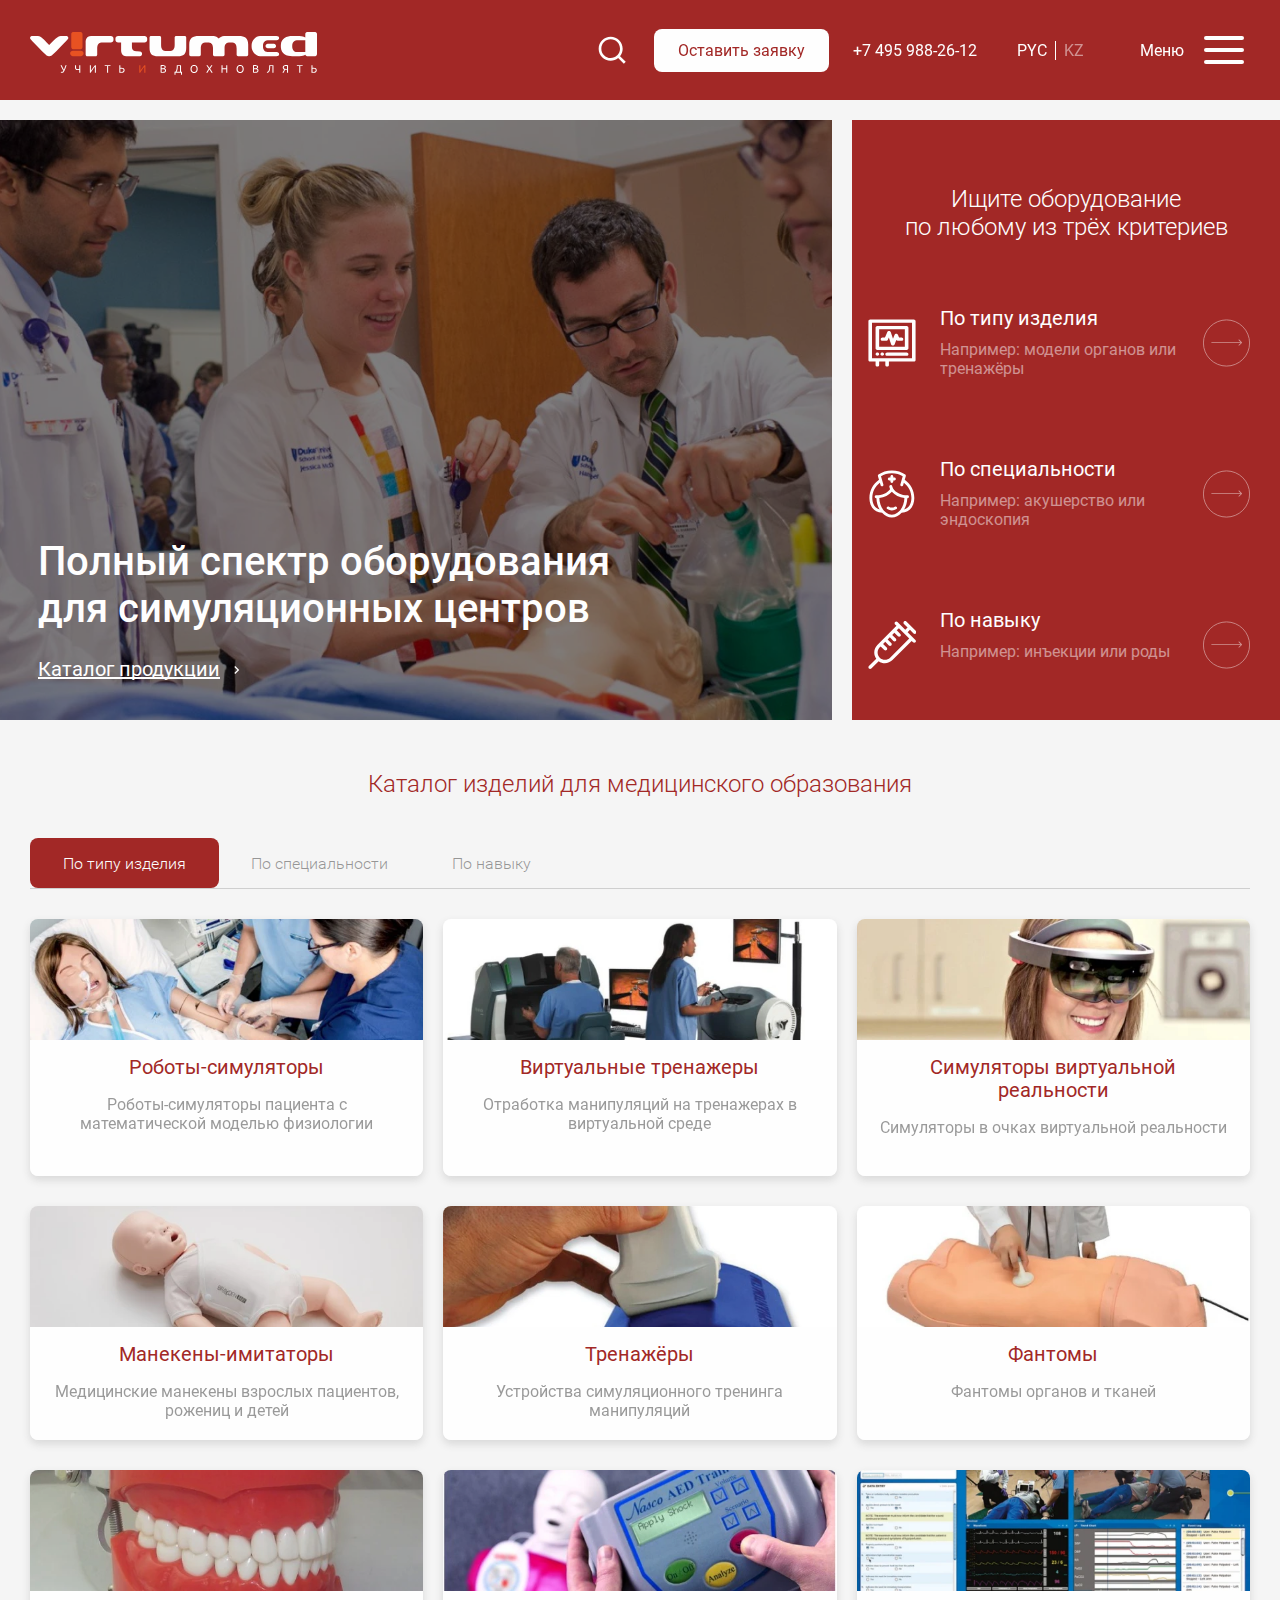
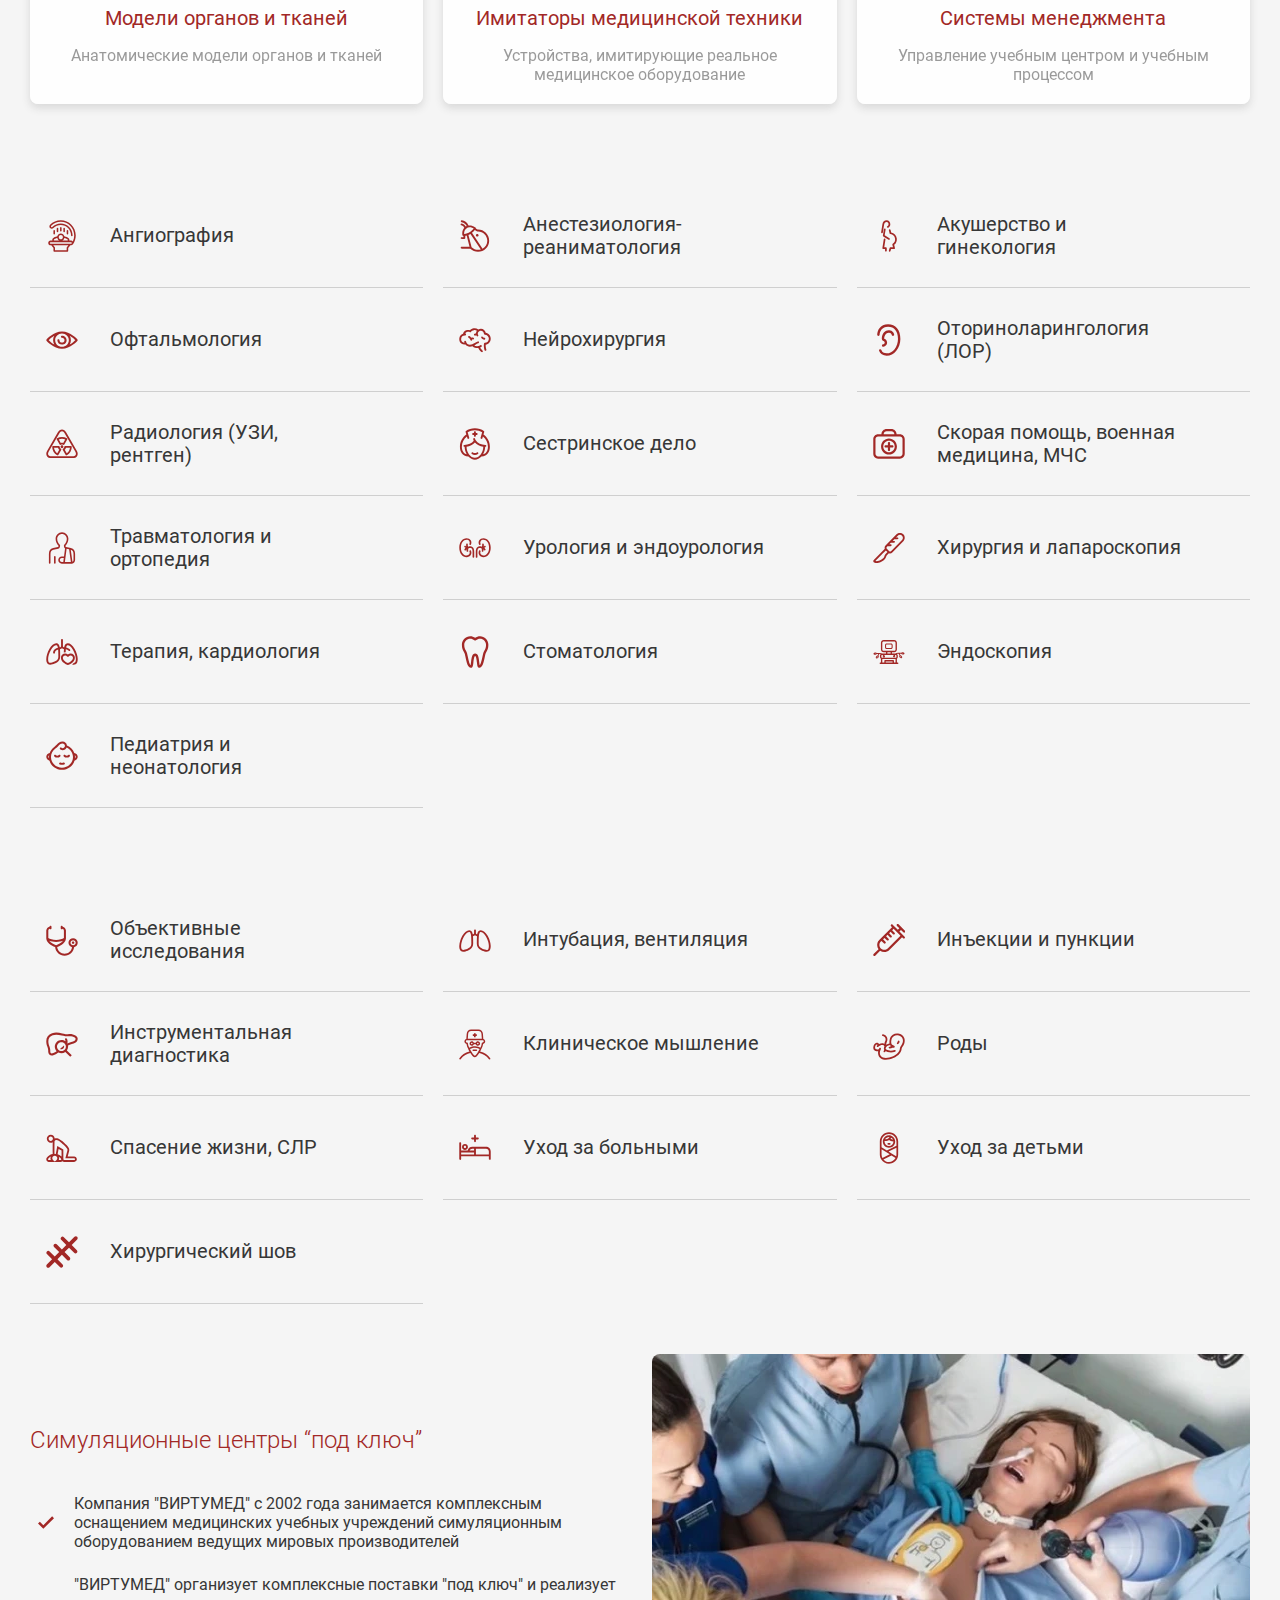
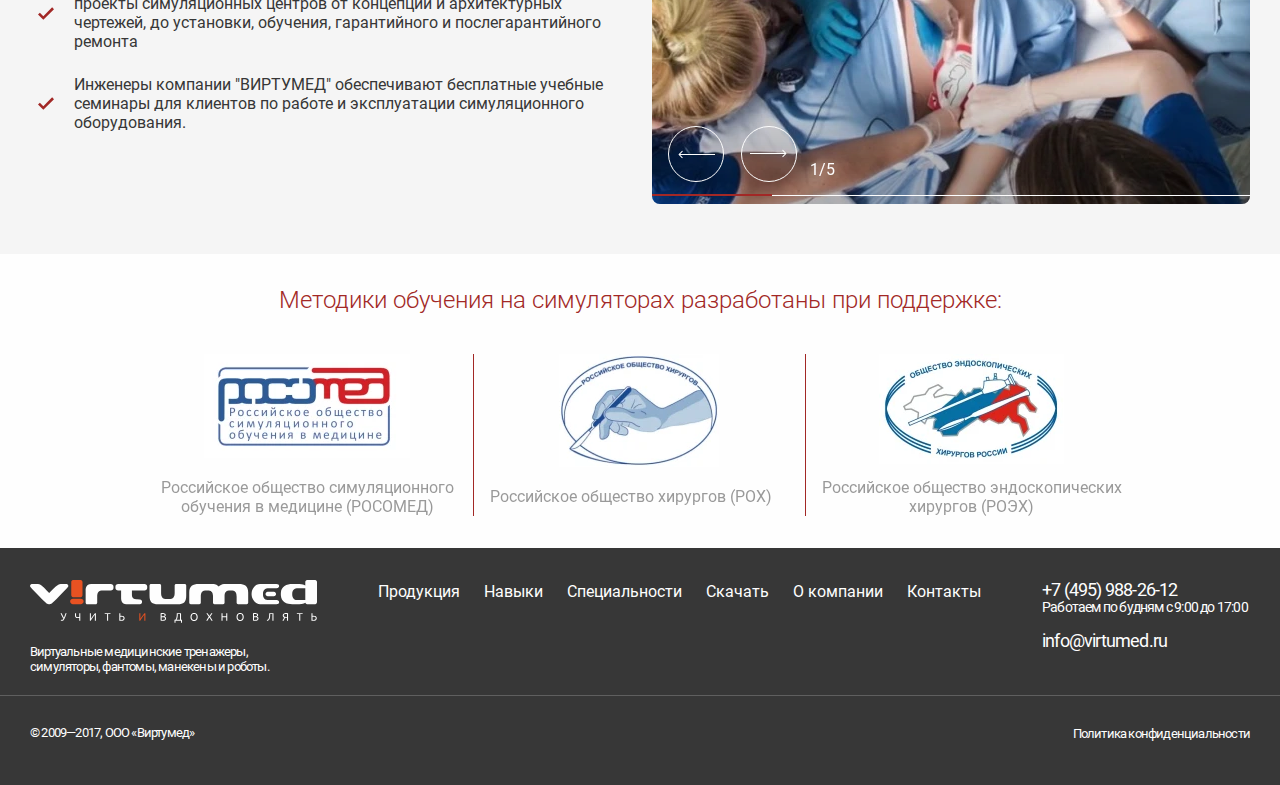
<file: main.html>
<!DOCTYPE html><html lang="ru"><head>    <meta http-equiv="Content-Type" content="text/html; charset=UTF-8">    <meta http-equiv="X-UA-Compatible" content="IE=edge">    <meta name="viewport" content="width=device-width, initial-scale=1.0">    <meta name="keywords"        content="Современные медицинские учебные пособия: анатомические и биологические модели, муляжи, медицинские манекены и тренажеры, виртуальные симуляторы для отработки врачебных навыков">    <meta name="description"        content="Компания ВИРТУМЕД c 2002 года занимается комплексным оснащением медицинских учебных учреждений симуляционным оборудованием ведущих мировых производителей. 'ВИРТУМЕД' организует комплексные поставки 'под ключ' и реализует проекты симуляционных центров от концепции архитектурных чертежей, до установки, обучения, гарантийного послегарантийного ремонта. Инженеры компании обеспечивают бесплатные учебные семинары для клиентов по работе эксплуатации симуляционного оборудования. Медицинские тренажеры, медицинские манекены, пособия: анатомические биологические модели, муляжи, виртуальные симуляторы.">    <title>Виртумед — симуляционное оборудование в медицине</title>    <link rel="icon"  href="img/icons/favicon.ico">    <meta name="theme-color" content="#000">    <noscript>        <div>Ваш браузер не поддерживает скрипты!</div>    </noscript>    <!-- CSS Fancybox -->    <link rel="stylesheet" href="css/fancybox.min.css">    <!-- CSS Custom -->     <link rel="stylesheet" href="css/style.min.css">    <link rel="stylesheet" href="css/custom.css">    <link rel="stylesheet" href="css/eFilter.css">    <!---->    <meta property="og:url" content="https://virtumed.ru">    <meta property="og:type" content="website">    <meta property="og:title" content="Виртумед — симуляционное оборудование в медицине">    <meta property="og:image"        content="https://virtumed.ru/assets/cache/images/assets/snippets/phpthumb/noimage-627x495-f94.png">    <meta property="og:description"        content="Компания 'ВИРТУМЕД' c 2002 года занимается комплексным оснащением медицинских учебных учреждений симуляционным оборудованием ведущих мировых производителей. 'ВИРТУМЕД' организует комплексные поставки 'под ключ' и реализует проекты симуляционных центров от концепции архитектурных чертежей, до установки, обучения, гарантийного послегарантийного ремонта. Инженеры компании обеспечивают бесплатные учебные семинары для клиентов по работе эксплуатации симуляционного оборудования. Медицинские тренажеры, медицинские манекены, пособия: анатомические биологические модели, муляжи, виртуальные симуляторы."></head><body>    <object style="display: none" class="sprite" type="image/svg+xml" data="../img/iconsprite/sprite.svg" title="Ваш браузер не поддерживает SVG"></object>    <!-- header -->    <header class="header">    <div class=" container header__container">        <a href="main.html" class="logo header__logo" aria-label="Лого">            <svg width="287" height="43" viewBox="0 0 287 43" fill="none" xmlns="http://www.w3.org/2000/svg">                <mask id="mask0_365_1230" style="mask-type:luminance" maskUnits="userSpaceOnUse" x="0" y="0" width="287"                    height="43">                    <path d="M287 0H0V43H287V0Z" fill="white" />                </mask>                <g mask="url(#mask0_365_1230)">                    <path fill-rule="evenodd" clip-rule="evenodd"                        d="M19.1986 13.0013L19.1815 13.0174L19.1644 13.0013V13.0158C16.2348 10.3702 11.852 4.18836 7.83111 4.05974C6.12621 4.00511 4.28842 3.97053 2.56779 4.01133C2.04104 4.02355 1.48467 3.98874 1.02197 4.29117C0.428902 4.6782 -0.00986036 5.28374 0.000168494 6.0306C0.00996942 6.7348 0.421608 7.05106 0.848975 7.53721C2.61064 9.5408 5.53792 12.5972 9.6746 16.6696C11.0756 18.0485 12.546 19.6074 13.9111 20.9548C16.0203 23.0378 17.4887 24.3157 19.1815 24.2075C20.8744 24.3157 22.3426 23.0378 24.4519 20.9548C25.8167 19.6074 27.2871 18.0485 28.6884 16.6696C32.825 12.5968 35.7527 9.5408 37.5141 7.53721C37.9416 7.05129 38.3533 6.7348 38.3629 6.0306C38.3729 5.28374 37.9519 4.64961 37.3415 4.29117C36.7721 3.95647 36.2773 3.98459 35.604 3.98667C34.0335 3.99289 32.2804 3.92926 30.7112 3.9793C29.9671 4.00303 29.0312 4.31561 28.2733 4.69296C24.9383 6.35676 21.5859 10.8602 19.1986 13.016V13.0013ZM287 20.4153V20.6449V22.0206C287 23.1957 286.201 24.1576 285.224 24.1576H277.067C276.279 24.1576 275.607 23.5333 275.377 22.6755C274.198 23.3961 272.144 24.2268 269.156 24.1832C266.84 24.1832 265.243 24.1832 262.927 24.1832H262.311C256.63 24.1832 251.196 22.0347 250.855 15.2174L250.854 15.2102V15.2031L250.853 15.1671L250.852 15.1594V15.156L250.851 15.1447V15.1374L250.85 15.124V15.1226L250.849 15.1155V15.1129L250.848 15.0788V15.0724H250.84V15.0698V14.7619V14.7591V13.4254V13.4228V13.1151V13.1123H250.848V13.1052L250.849 13.072V13.069L250.85 13.0616L250.851 13.0476V13.04L250.852 13.0291V13.0249L250.853 13.018L250.854 12.9821V12.9745L250.855 12.9673C251.196 6.15 256.63 4.00211 262.311 4.00211H262.927C265.243 4.00211 266.84 4.00211 269.156 4.00211C272.072 3.9597 274.099 4.75035 275.29 5.45779V3.74278V2.25277V2.13706C275.29 0.961688 276.09 0 277.067 0H285.224C286.202 0 287 0.961688 287 2.13706V2.25277V3.74278V9.11435V9.22984V10.7201V15.0433V20.4153ZM275.289 20.0509V15.0433V10.7201V9.22984V9.11435V8.13492H266.963C265.081 8.08674 263.818 9.12749 262.999 10.44C262.502 11.2383 262.34 11.9024 262.279 12.6472L262.277 12.6677L262.276 12.6863V12.6882L262.273 12.7094L262.271 12.7382L262.27 12.7684L262.269 12.7709L262.268 12.7914L262.267 12.7979L262.266 12.8127V12.8198L262.262 12.8966L262.26 12.9113V12.9177C262.253 13.0362 262.249 13.1582 262.245 13.2827V13.2891L262.243 13.3216V13.3309L262.241 13.3532V13.3748V13.3827V13.3972L262.239 13.4203V13.4427L262.238 13.4433L262.237 13.5023V13.5049L262.236 13.5114V13.5344L262.232 13.6981L262.231 13.7218L262.227 13.8834V13.8887V13.8905L262.226 13.9149L262.222 14.0219L262.221 14.0387L262.22 14.0863V14.0895V14.0934V14.097L262.226 14.2678L262.227 14.2923V14.2942V14.2999L262.231 14.4604L262.232 14.4848V14.4887L262.236 14.6477V14.6715L262.237 14.6779V14.68L262.239 14.7621L262.24 14.7845V14.8004L262.241 14.8075V14.8301V14.8532L262.243 14.8617L262.244 14.8949V14.8992C262.248 15.0244 262.253 15.1463 262.26 15.2655V15.2712L262.261 15.2867L262.266 15.3637V15.3709L262.267 15.3849V15.3914L262.269 15.4128V15.4146L262.271 15.4448L262.273 15.4751L262.276 15.4954V15.4972L262.277 15.5161L262.279 15.5371C262.34 16.2821 262.501 16.946 262.998 17.7442C263.818 19.0576 265.081 20.0982 266.963 20.0503L275.289 20.0509ZM237.728 11.818H243.865C245.074 11.818 246.062 12.8422 246.062 14.0938C246.062 15.3462 245.072 16.3703 243.865 16.3703H237.728C236.52 16.3703 235.531 15.3462 235.531 14.0938C235.531 12.8422 236.52 11.818 237.728 11.818ZM230.07 4.00257H233.074H233.691H246.365C250.293 4.00257 249.767 8.13538 246.583 8.13538H237.727C235.845 8.0872 234.582 9.12795 233.764 10.4405C232.972 11.7085 233.032 12.6373 232.984 14.0911V14.095C233.032 15.5488 232.972 16.4799 233.764 17.7474C234.582 19.0602 235.845 20.1009 237.727 20.0527H246.583C249.767 20.0527 250.293 24.1858 246.365 24.1858H233.691H233.074H230.07C225.449 24.1858 221.78 19.411 221.611 15.0728H221.603V14.7623V13.4258V13.1155H221.611C221.78 8.77712 225.449 4.00257 230.07 4.00257ZM168.637 4.00833H169.158C169.489 3.99612 169.86 4.00764 170.251 4.00833H182.495H182.563C182.954 4.00764 183.323 3.99612 183.654 4.00833C185.215 4.00833 187.888 5.49397 188.777 6.4824C189.447 5.65118 191.911 4.00257 194.031 4.00833H194.086H207.415C207.805 4.00718 208.175 3.99634 208.507 4.00833H208.916C214.742 4.00833 218.189 6.05181 218.189 12.5425V20.709V21.7201V22.7313C218.189 23.553 217.525 24.2252 216.712 24.2252H208.107C207.294 24.2252 206.629 23.553 206.629 22.7313V21.7201V20.709V16.7768H206.622V16.5504C206.622 14.5029 206.279 10.972 202.353 10.5855H198.809C195.497 10.9119 194.735 13.4761 194.577 15.4995V20.709V21.7201V22.7313C194.577 23.553 193.913 24.2252 193.1 24.2252H193.055H184.495H184.451C183.637 24.2252 182.973 23.553 182.973 22.7313V21.7201V20.709V15.5071C182.817 13.4823 182.058 10.9119 178.743 10.5855H175.085C171.159 10.972 170.816 14.5037 170.816 16.5504V16.7768H170.809V20.709V21.7201V22.7313C170.809 23.553 170.144 24.2252 169.331 24.2252H160.726C159.914 24.2252 159.249 23.553 159.249 22.7313V21.7201V20.709V12.5425C159.249 6.05181 162.812 4.00833 168.638 4.00833H168.637ZM128.011 24.2192H128.628H129.883C130.215 24.2321 130.585 24.2206 130.976 24.2192H144.727H144.794C145.185 24.2206 145.555 24.2321 145.886 24.2192H147.143H147.76C153.585 24.2192 156.226 22.1764 156.226 15.6858V7.51854V6.50775V5.49697C156.226 4.6752 155.561 4.00257 154.748 4.00257H146.144C145.33 4.00257 144.666 4.6752 144.666 5.49697V6.50775V7.51854V12.894H144.659V13.1204C144.659 15.1675 144.315 18.6988 140.391 19.085H135.381C131.456 18.6988 131.112 15.1675 131.112 13.1204V12.894H131.105V7.51854V6.50775V5.49697C131.105 4.6752 130.44 4.00257 129.627 4.00257H121.023C120.21 4.00257 119.545 4.6752 119.545 5.49697V6.50775V7.51854V15.6858C119.545 22.1764 122.184 24.2192 128.011 24.2192ZM96.267 24.2192H99.1065H99.6898H109.944C112.579 24.2192 112.971 19.5934 109.944 19.3964L106.987 19.2036H106.129C101.58 19.2036 101.924 15.5465 101.924 13.4779V10.4587H106.957H114.543C116.005 10.4587 117.202 9.30222 117.202 7.88874V6.57229C117.202 5.15904 116.005 4.00257 114.543 4.00257H106.957H95.6778H88.0933C86.6302 4.00257 85.434 5.15904 85.434 6.57229V7.88874C85.434 9.30222 86.6306 10.4587 88.0933 10.4587H91.1049V17.756C91.1049 20.0908 91.5014 24.2192 96.267 24.2192ZM61.1104 4.00257H64.1147H64.7315H80.8306C82.2929 4.00257 83.4896 5.15881 83.4896 6.57229V7.88874C83.4896 9.30222 82.2931 10.4587 80.8306 10.4587H71.4846C67.5594 10.8446 67.2166 14.3762 67.2166 16.4233V16.6499H67.209V20.7032V21.7142V22.7249C67.209 23.5472 66.5441 24.219 65.7316 24.219H57.1268C56.3139 24.219 55.6492 23.5472 55.6492 22.7249V21.7142V20.7032V10.6277C55.6492 8.23404 56.0686 4.00257 61.1104 4.00257Z"                        fill="#FEFEFE" />                    <path fill-rule="evenodd" clip-rule="evenodd"                        d="M42.945 18.8743H50.7967C52.3436 18.8743 53.6088 20.0599 53.6088 21.5086C53.6088 22.9573 52.3434 24.1431 50.7967 24.1431H42.945C41.3981 24.1431 40.1328 22.9575 40.1328 21.5086C40.1328 20.0601 41.3983 18.8743 42.945 18.8743ZM52.4948 13.4525V13.6827V15.0578C52.4948 16.2338 51.7275 17.1951 50.7887 17.1951H42.9532C42.0146 17.1951 41.2471 16.2338 41.2471 15.0578V13.6827V13.4525V3.75795V2.2677V2.15222C41.2471 0.976849 42.0146 0.015625 42.9532 0.015625H50.7887C51.7275 0.015625 52.4948 0.976849 52.4948 2.15222V2.2677V3.75795V13.4525Z"                        fill="#E85222" />                    <path                        d="M34.5943 38.4127C34.4496 38.7495 34.2993 39.066 34.1437 39.3625C33.988 39.6588 33.8036 39.9171 33.59 40.1365C33.3764 40.356 33.1196 40.5281 32.8191 40.6526C32.5189 40.7768 32.148 40.8393 31.7066 40.8393C31.6198 40.8393 31.5293 40.8338 31.4351 40.8227C31.3413 40.8117 31.2506 40.7972 31.164 40.7789C31.0771 40.7607 31.0012 40.7404 30.9358 40.7186C30.8708 40.6967 30.8236 40.6747 30.7947 40.6528L30.9793 39.7525C31.0732 39.7891 31.1872 39.8256 31.3212 39.8622C31.4552 39.8988 31.5945 39.9173 31.7393 39.9173C31.9562 39.9173 32.1464 39.8899 32.3093 39.835C32.4721 39.7799 32.6187 39.7031 32.7488 39.6042C32.8791 39.5055 32.9949 39.3848 33.0961 39.2419C33.1975 39.0992 33.2951 38.9399 33.3892 38.7642C33.0708 38.2447 32.7707 37.7267 32.4882 37.2109C32.2058 36.6947 31.9455 36.1955 31.7066 35.7123C31.4678 35.2292 31.2506 34.77 31.0552 34.3344C30.8599 33.8989 30.6862 33.498 30.5342 33.1322H31.7283C31.9672 33.7691 32.2729 34.4791 32.6455 35.2621C33.0181 36.0451 33.4326 36.8651 33.8886 37.7215C34.1781 37.0553 34.4548 36.3215 34.719 35.5201C34.9831 34.7188 35.2309 33.9226 35.4625 33.1322H36.6023C36.436 33.6592 36.2693 34.1553 36.1029 34.6199C35.9366 35.0848 35.7699 35.5312 35.6036 35.9592C35.4372 36.3875 35.2705 36.8047 35.1042 37.2109C34.9378 37.617 34.768 38.0176 34.5943 38.4127ZM46.0571 35.3278C46.0571 35.6353 46.0842 35.9043 46.1384 36.1349C46.1927 36.3656 46.2868 36.5558 46.4208 36.7058C46.5546 36.8559 46.7355 36.9675 46.9635 37.0408C47.1914 37.1138 47.4791 37.1504 47.8265 37.1504C47.9639 37.1504 48.1032 37.1452 48.2445 37.1341C48.3856 37.123 48.5212 37.1101 48.6515 37.0956C48.7817 37.0811 48.8975 37.0626 48.9987 37.0408C49.1001 37.0189 49.1833 37.0006 49.2485 36.9856V33.1322H50.3016V40.7404H49.2485V37.9081C49.1111 37.9448 48.8993 37.9812 48.6135 38.0179C48.3274 38.0545 48.0218 38.0727 47.696 38.0727C47.1461 38.0727 46.6975 38.0089 46.3501 37.8807C46.0028 37.7525 45.7296 37.5696 45.5306 37.3319C45.3316 37.094 45.1957 36.8049 45.1235 36.4645C45.0512 36.124 45.0147 35.7455 45.0147 35.3281V33.1324H46.0568L46.0571 35.3278ZM59.8647 40.7404V33.1322H60.8961V38.7642C61.1277 38.3763 61.4117 37.9338 61.7483 37.4359C62.085 36.9381 62.4431 36.4313 62.8231 35.9152C63.203 35.3991 63.5866 34.8979 63.9736 34.4111C64.3609 33.9243 64.7246 33.498 65.0647 33.132H65.9008V40.7402H64.8694V34.8009C64.6668 35.0351 64.4459 35.3057 64.207 35.6132C63.9682 35.9207 63.722 36.248 63.4687 36.5958C63.2155 36.9435 62.9605 37.304 62.7034 37.6772C62.4465 38.0504 62.1988 38.4183 61.9598 38.7807C61.721 39.143 61.4985 39.4924 61.2923 39.829C61.0858 40.1658 60.9031 40.4696 60.7439 40.7402L59.8647 40.7404ZM80.4898 33.1322V34.0544H78.1232V40.7404H77.0702V34.0544H74.7036V33.1322H80.4898ZM94.6449 38.3581C94.6449 39.1778 94.3517 39.7926 93.7655 40.2024C93.1793 40.6123 92.3542 40.8172 91.2904 40.8172C90.9866 40.8172 90.6536 40.8045 90.2918 40.7789C89.9299 40.7533 89.5972 40.7037 89.2931 40.6304V33.1322H90.3462V35.899C90.4908 35.8843 90.6374 35.8751 90.7858 35.8716C90.9342 35.8679 91.0808 35.866 91.2254 35.866C93.505 35.866 94.6449 36.6966 94.6449 38.3581ZM93.5376 38.3581C93.5376 38.0506 93.4794 37.7945 93.3639 37.5896C93.248 37.3847 93.0872 37.2235 92.8807 37.1065C92.6744 36.9896 92.4285 36.9071 92.1425 36.8593C91.8566 36.8118 91.54 36.7878 91.1926 36.7878C91.0552 36.7878 90.9159 36.7878 90.7746 36.7878C90.6336 36.7878 90.4906 36.7953 90.3458 36.81V39.8508C90.4763 39.8655 90.6226 39.8748 90.7856 39.8784C90.9483 39.882 91.1455 39.8836 91.3772 39.8836C91.6594 39.8836 91.9309 39.8617 92.1915 39.8179C92.4522 39.7741 92.6817 39.6935 92.8807 39.5764C93.0799 39.4592 93.239 39.3037 93.3584 39.1098C93.4779 38.9159 93.5376 38.6655 93.5376 38.3581ZM132.616 40.8063C132.465 40.8063 132.3 40.8026 132.122 40.7953C131.945 40.7879 131.767 40.7771 131.59 40.7623C131.412 40.7478 131.237 40.7293 131.064 40.7075C130.89 40.6856 130.731 40.6563 130.586 40.6197V33.2422C130.731 33.2055 130.89 33.1765 131.064 33.1543C131.237 33.1322 131.412 33.114 131.59 33.0993C131.767 33.0848 131.943 33.0737 132.117 33.0663C132.29 33.0589 132.453 33.0552 132.605 33.0552C133.04 33.0552 133.447 33.0882 133.826 33.1541C134.207 33.2198 134.535 33.3316 134.815 33.4888C135.093 33.6463 135.312 33.8528 135.471 34.1092C135.63 34.3652 135.71 34.6801 135.71 35.0533C135.71 35.4705 135.612 35.8128 135.417 36.0797C135.222 36.3469 134.96 36.5463 134.635 36.6782C135.076 36.81 135.428 37.0186 135.689 37.3037C135.949 37.5894 136.079 37.9918 136.079 38.5114C136.079 39.2725 135.802 39.8454 135.248 40.2297C134.695 40.6139 133.818 40.8063 132.616 40.8063ZM131.628 37.1945V39.8732C131.708 39.8806 131.801 39.8878 131.911 39.8951C132.004 39.9025 132.115 39.908 132.241 39.9118C132.368 39.9154 132.515 39.9173 132.681 39.9173C132.992 39.9173 133.287 39.897 133.566 39.8569C133.844 39.8165 134.089 39.7453 134.298 39.6427C134.509 39.5402 134.677 39.3977 134.803 39.2147C134.93 39.0317 134.993 38.8009 134.993 38.5229C134.993 38.2742 134.946 38.0638 134.852 37.8915C134.758 37.7195 134.622 37.5825 134.445 37.4798C134.267 37.3775 134.056 37.3042 133.81 37.2604C133.564 37.2167 133.289 37.1947 132.985 37.1947L131.628 37.1945ZM131.628 36.3382H132.736C132.996 36.3382 133.242 36.3199 133.473 36.2832C133.705 36.2467 133.906 36.1807 134.076 36.0858C134.246 35.9905 134.38 35.866 134.478 35.7125C134.576 35.5588 134.625 35.365 134.625 35.1305C134.625 34.9111 134.574 34.7262 134.473 34.5761C134.372 34.4261 134.231 34.3052 134.055 34.2138C133.877 34.1223 133.669 34.0544 133.43 34.0107C133.192 33.9669 132.938 33.945 132.67 33.945C132.402 33.945 132.192 33.9487 132.04 33.9561C131.888 33.9634 131.751 33.9742 131.628 33.989V36.3382ZM145.501 40.7404V42.7714H144.503V39.8292H145.295C145.663 39.4048 145.947 38.9346 146.147 38.4185C146.346 37.9024 146.49 37.3573 146.581 36.7826C146.671 36.2081 146.726 35.6134 146.743 34.9986C146.761 34.3837 146.774 33.7617 146.782 33.1322H151.037V39.8292H151.982V42.7714H150.982V40.7404H145.501ZM147.814 34.0435C147.791 34.5266 147.768 35.0187 147.743 35.5201C147.717 36.0215 147.663 36.5191 147.58 37.0131C147.497 37.507 147.376 37.9921 147.216 38.4679C147.057 38.9433 146.833 39.3973 146.544 39.829H149.984V34.0432L147.814 34.0435ZM160.502 36.9308C160.502 36.2796 160.599 35.7047 160.79 35.2073C160.983 34.7097 161.243 34.2943 161.573 33.9611C161.901 33.6283 162.285 33.3775 162.723 33.2092C163.161 33.0409 163.625 32.9565 164.117 32.9565C164.603 32.9565 165.06 33.0409 165.491 33.2092C165.921 33.3775 166.3 33.6283 166.625 33.9611C166.951 34.2943 167.21 34.7097 167.402 35.2073C167.593 35.705 167.689 36.2796 167.689 36.9308C167.689 37.5823 167.593 38.1569 167.402 38.6546C167.21 39.1522 166.951 39.5676 166.625 39.9004C166.3 40.2335 165.921 40.4841 165.491 40.6526C165.06 40.8209 164.603 40.905 164.117 40.905C163.625 40.905 163.161 40.8206 162.723 40.6526C162.285 40.4843 161.901 40.2335 161.573 39.9004C161.243 39.5674 160.983 39.152 160.79 38.6546C160.599 38.1569 160.502 37.5823 160.502 36.9308ZM161.61 36.9308C161.61 37.392 161.668 37.8109 161.784 38.188C161.899 38.5649 162.064 38.8851 162.277 39.1485C162.491 39.4122 162.752 39.6151 163.06 39.7577C163.367 39.9004 163.713 39.9719 164.096 39.9719C164.48 39.9719 164.823 39.9004 165.127 39.7577C165.431 39.6151 165.691 39.412 165.904 39.1485C166.117 38.8851 166.282 38.5649 166.398 38.188C166.513 37.8109 166.572 37.392 166.572 36.9308C166.572 36.4697 166.513 36.0507 166.398 35.6738C166.282 35.2969 166.117 34.9768 165.904 34.7131C165.691 34.4496 165.431 34.2465 165.127 34.1038C164.823 33.9611 164.48 33.8899 164.096 33.8899C163.713 33.8899 163.367 33.9611 163.06 34.1038C162.752 34.2465 162.491 34.4498 162.277 34.7131C162.064 34.9768 161.9 35.2967 161.784 35.6738C161.668 36.0507 161.61 36.4697 161.61 36.9308ZM181.464 40.7404C181.356 40.521 181.226 40.2776 181.074 40.0104C180.922 39.7432 180.755 39.465 180.574 39.176C180.394 38.8867 180.205 38.5978 180.01 38.3085C179.814 38.0195 179.626 37.7471 179.445 37.4907C179.265 37.7471 179.077 38.0197 178.881 38.3085C178.685 38.5978 178.499 38.8867 178.322 39.176C178.144 39.4652 177.977 39.7432 177.822 40.0104C177.667 40.2776 177.534 40.5208 177.426 40.7404H176.264C176.59 40.0962 176.968 39.4413 177.399 38.7753C177.83 38.1093 178.287 37.425 178.771 36.7224L176.362 33.1324H177.578L179.434 35.9649L181.268 33.1324H182.474L180.108 36.6786C180.6 37.3886 181.062 38.0801 181.497 38.7535C181.931 39.4268 182.314 40.0891 182.647 40.7406L181.464 40.7404ZM196.227 33.1322H197.281V40.7404H196.227V37.2272H192.548V40.7404H191.494V33.1322H192.548V36.3052H196.227V33.1322ZM206.539 36.9308C206.539 36.2796 206.636 35.7047 206.827 35.2073C207.019 34.7097 207.28 34.2943 207.609 33.9611C207.938 33.6283 208.322 33.3775 208.76 33.2092C209.198 33.0409 209.662 32.9565 210.154 32.9565C210.639 32.9565 211.097 33.0409 211.528 33.2092C211.958 33.3775 212.337 33.6283 212.662 33.9611C212.988 34.2943 213.247 34.7097 213.439 35.2073C213.63 35.705 213.726 36.2796 213.726 36.9308C213.726 37.5823 213.63 38.1569 213.439 38.6546C213.247 39.1522 212.988 39.5676 212.662 39.9004C212.337 40.2335 211.958 40.4841 211.528 40.6526C211.097 40.8209 210.639 40.905 210.154 40.905C209.662 40.905 209.198 40.8206 208.76 40.6526C208.322 40.4843 207.938 40.2335 207.609 39.9004C207.28 39.5674 207.019 39.152 206.827 38.6546C206.636 38.1569 206.539 37.5823 206.539 36.9308ZM207.647 36.9308C207.647 37.392 207.705 37.8109 207.821 38.188C207.936 38.5649 208.101 38.8851 208.314 39.1485C208.528 39.4122 208.789 39.6151 209.097 39.7577C209.404 39.9004 209.749 39.9719 210.133 39.9719C210.517 39.9719 210.86 39.9004 211.164 39.7577C211.468 39.6151 211.727 39.412 211.94 39.1485C212.154 38.8851 212.319 38.5649 212.434 38.188C212.55 37.8109 212.608 37.392 212.608 36.9308C212.608 36.4697 212.55 36.0507 212.434 35.6738C212.319 35.2969 212.154 34.9768 211.94 34.7131C211.727 34.4496 211.468 34.2465 211.164 34.1038C210.86 33.9611 210.517 33.8899 210.133 33.8899C209.749 33.8899 209.404 33.9611 209.097 34.1038C208.789 34.2465 208.528 34.4498 208.314 34.7131C208.101 34.9768 207.937 35.2967 207.821 35.6738C207.705 36.0507 207.647 36.4697 207.647 36.9308ZM225.016 40.8061C224.864 40.8061 224.699 40.8024 224.521 40.795C224.344 40.7877 224.166 40.7768 223.989 40.7621C223.812 40.7476 223.637 40.7291 223.463 40.7072C223.289 40.6854 223.13 40.656 222.985 40.6195V33.242C223.13 33.2053 223.289 33.1763 223.463 33.1541C223.637 33.132 223.812 33.1138 223.989 33.099C224.166 33.0845 224.342 33.0734 224.516 33.0661C224.689 33.0587 224.852 33.055 225.004 33.055C225.439 33.055 225.846 33.088 226.225 33.1539C226.606 33.2196 226.935 33.3314 227.214 33.4886C227.492 33.646 227.711 33.8526 227.871 34.1089C228.029 34.365 228.109 34.6799 228.109 35.053C228.109 35.4703 228.011 35.8126 227.817 36.0795C227.621 36.3467 227.361 36.5461 227.034 36.678C227.476 36.8098 227.827 37.0184 228.088 37.3035C228.348 37.5891 228.479 37.9916 228.479 38.5112C228.479 39.2723 228.201 39.8451 227.648 40.2293C227.094 40.6137 226.217 40.8061 225.016 40.8061ZM224.027 37.1943V39.873C224.107 39.8804 224.201 39.8875 224.31 39.8949C224.403 39.9023 224.514 39.9078 224.64 39.9115C224.768 39.9152 224.914 39.9171 225.081 39.9171C225.392 39.9171 225.686 39.8967 225.965 39.8566C226.243 39.8163 226.488 39.7451 226.698 39.6425C226.908 39.54 227.076 39.3975 227.202 39.2144C227.329 39.0315 227.392 38.8007 227.392 38.5227C227.392 38.2739 227.346 38.0635 227.251 37.8913C227.158 37.7193 227.022 37.5822 226.844 37.4796C226.668 37.3773 226.455 37.3039 226.209 37.2602C225.964 37.2163 225.689 37.1945 225.385 37.1945L224.027 37.1943ZM224.027 36.338H225.135C225.395 36.338 225.642 36.3197 225.874 36.283C226.104 36.2464 226.305 36.1805 226.475 36.0855C226.645 35.9903 226.779 35.8658 226.877 35.7123C226.975 35.5586 227.024 35.3648 227.024 35.1303C227.024 34.9108 226.973 34.726 226.872 34.5759C226.771 34.4259 226.631 34.305 226.454 34.2135C226.276 34.1221 226.068 34.0542 225.83 34.0105C225.591 33.9666 225.338 33.9448 225.07 33.9448C224.802 33.9448 224.592 33.9484 224.44 33.9559C224.288 33.9632 224.15 33.974 224.027 33.9888V36.338ZM240.234 34.0435C240.22 34.4535 240.205 34.8505 240.191 35.2347C240.177 35.6192 240.154 35.9923 240.126 36.3547C240.097 36.7171 240.053 37.07 239.996 37.4141C239.938 37.7581 239.858 38.0948 239.757 38.424C239.656 38.7535 239.53 39.0625 239.383 39.3518C239.234 39.6409 239.049 39.8935 238.829 40.1093C238.608 40.3252 238.347 40.4991 238.047 40.6308C237.747 40.7625 237.394 40.8359 236.989 40.8504L236.87 39.9281C237.376 39.8693 237.769 39.7084 238.048 39.4449C238.326 39.1812 238.556 38.7787 238.736 38.2374C238.939 37.6226 239.067 36.8815 239.122 36.0143C239.176 35.1469 239.203 34.1863 239.203 33.1322H243.47V40.7404H242.416V34.0435H240.234ZM255.952 33.9885C255.678 33.9885 255.415 34.0105 255.166 34.0542C254.916 34.0983 254.694 34.1751 254.498 34.285C254.302 34.3947 254.147 34.5447 254.031 34.7349C253.916 34.9254 253.857 35.1632 253.857 35.4486C253.857 35.9903 254.029 36.3654 254.374 36.5739C254.717 36.7826 255.233 36.8867 255.92 36.8867H257.006V34.0213C256.926 34.0213 256.832 34.0176 256.724 34.0103C256.629 34.0028 256.519 33.9976 256.392 33.9939C256.266 33.9902 256.119 33.9883 255.953 33.9883L255.952 33.9885ZM256.039 33.0554C256.191 33.0554 256.354 33.0591 256.528 33.0665C256.702 33.0739 256.877 33.0847 257.054 33.0995C257.232 33.114 257.407 33.1324 257.581 33.1546C257.755 33.1765 257.913 33.2057 258.059 33.2424V40.7406H257.006V37.7654H256.104C256.003 37.7654 255.897 37.7636 255.784 37.76C255.673 37.7562 255.522 37.7435 255.334 37.7217C255.204 37.8971 255.062 38.1022 254.91 38.3365C254.758 38.5706 254.606 38.8196 254.454 39.0831C254.302 39.3466 254.153 39.6211 254.004 39.9064C253.855 40.192 253.72 40.4703 253.597 40.7408H252.489C252.605 40.4553 252.743 40.159 252.901 39.8516C253.061 39.544 253.226 39.2515 253.396 38.9733C253.566 38.6953 253.73 38.4374 253.885 38.1995C254.04 37.9614 254.176 37.7659 254.292 37.6122C254.125 37.561 253.952 37.4877 253.771 37.3927C253.589 37.2975 253.423 37.1657 253.271 36.9977C253.119 36.8293 252.994 36.619 252.896 36.3662C252.798 36.1136 252.751 35.8116 252.751 35.4603C252.751 35.0653 252.826 34.7174 252.978 34.4174C253.13 34.1174 253.349 33.8666 253.635 33.6654C253.921 33.4642 254.266 33.3123 254.671 33.2097C255.076 33.107 255.532 33.0554 256.039 33.0554ZM272.648 33.1322V34.0544H270.281V40.7404H269.229V34.0544H266.861V33.1322H272.648ZM286.803 38.3581C286.803 39.1778 286.51 39.7926 285.923 40.2024C285.338 40.6123 284.512 40.8172 283.449 40.8172C283.145 40.8172 282.811 40.8045 282.45 40.7789C282.088 40.7533 281.756 40.7037 281.452 40.6304V33.1322H282.504V35.899C282.648 35.8843 282.795 35.8751 282.944 35.8716C283.092 35.8679 283.238 35.866 283.383 35.866C285.663 35.866 286.804 36.6968 286.804 38.3583L286.803 38.3581ZM285.696 38.3581C285.696 38.0506 285.638 37.7945 285.522 37.5896C285.406 37.3847 285.245 37.2235 285.039 37.1065C284.833 36.9896 284.586 36.9071 284.3 36.8593C284.014 36.8118 283.698 36.7878 283.351 36.7878C283.213 36.7878 283.074 36.7878 282.932 36.7878C282.792 36.7878 282.648 36.7953 282.504 36.81V39.8508C282.635 39.8655 282.78 39.8748 282.944 39.8784C283.107 39.882 283.303 39.8836 283.535 39.8836C283.818 39.8836 284.089 39.8617 284.349 39.8179C284.611 39.7741 284.839 39.6935 285.039 39.5764C285.238 39.4592 285.397 39.3037 285.516 39.1098C285.635 38.9159 285.696 38.6655 285.696 38.3581Z"                        fill="#FEFEFE" />                    <path                        d="M109.331 40.74V33.1318H110.363V38.7638C110.594 38.3759 110.879 37.9333 111.215 37.4354C111.552 36.9377 111.91 36.4309 112.289 35.9148C112.67 35.3987 113.054 34.8975 113.44 34.4106C113.827 33.9239 114.191 33.4976 114.531 33.1316H115.368V40.7398H114.337V34.8004C114.134 35.0347 113.912 35.3052 113.673 35.6128C113.435 35.9202 113.189 36.2476 112.936 36.5955C112.683 36.943 112.427 37.3036 112.17 37.6768C111.913 38.0499 111.665 38.4178 111.426 38.7802C111.188 39.1426 110.965 39.492 110.759 39.8285C110.552 40.1653 110.37 40.4691 110.21 40.7398L109.331 40.74Z"                        fill="#E85222" />                </g>            </svg>        </a>        <div class="header__content">            <div class="search header__search">                <form class="form-search">                    <input class="form-search__input" type="text" placeholder="Введите запрос">                    <button type="submit" class="form-search__btn"></button>                </form>            </div>            <button class="btn header__btn feedback-openBtn">Оставить заявку</button>            <a class="phone header__phone" href="tel:74959882612" aria-label="Телефон">+7 495 988-26-12</a>            <div class="lang header__lang">                <a class="lang__item active" href="" data-lang="ru">PYC</a>                <a class="lang__item" href="" data-lang="kz">KZ</a>            </div>            <div class="icon-menu header__icon">                <span class="icon-menu__lbl">Меню</span>                <div class="icon-menu__items">                    <span class="icon-menu__item" style="--icon-i: 1"></span>                    <span class="icon-menu__item" style="--icon-i: 2"></span>                    <span class="icon-menu__item" style="--icon-i: 3"></span>                    <span class="icon-menu__cross1" style="--icon-i: 4"></span>                    <span class="icon-menu__cross2" style="--icon-i: 5"></span>                </div>            </div>        </div>    </div>    <nav class="nav-menu header__nav">        <div class="nav-menu__inner">            <ul class="nav-menu__list">                <li><a href="o-kompanii.html" class="nav-menu__link arrow"><span class="h1 nav-menu__spn" style="--icon-i: 1">O компании</span></a></li>                <li class="nav-menu__item nav-menu__item--subnavs">                    <div class="nav-menu__lbl"><span class="h1 nav-menu__spn" style="--icon-i: 2">Продукция</span></div>                    <div class="subnavs">                        <ul class="subnavs__list">                            <li><a href="produkciya.html" class="subnavs__link"><span class="h2 nav-menu__spn" style="--icon-i: 3">По типу изделия</span></a></li>                            <li><a href="navyki.html" class="subnavs__link"><span class="h2 nav-menu__spn" style="--icon-i: 4">По навыку</span></a></li>                            <li><a href="specialnosti.html" class="subnavs__link"><span class="h2 nav-menu__spn" style="--icon-i: 5">По специальности</span></a></li>                        </ul>                    </div>                </li>                <li><a href="skachat.html" class="nav-menu__link arrow"><span class="h1 nav-menu__spn" style="--icon-i: 6">Скачать</span></a></li>                <li><a href="kontakty.html" class="nav-menu__link arrow"><span class="h1 nav-menu__spn" style="--icon-i: 7">Контакты</span></a></li>            </ul>            <div class="search nav-menu__search">                <form class="form-search">                    <input class="form-search__input" type="text" placeholder="Введите запрос">                    <button type="submit" class="form-search__btn"></button>                </form>            </div>            <div class="lang nav-menu__lang">                <a class="lang__item active" href="/">PYC</a>                <a class="lang__item" href="/kz/">KZ</a>            </div>        </div>    </nav></header>    <!--main-->    <main class="main">        <!-- hero -->        <section class="hero">    <div class="hero__preview preview-hero">        <div class="img-cover preview-hero__img">            <picture><source srcset="img/hero.webp" type="image/webp"><img src="img/hero.jpg" alt="Полный спектр оборудования для симуляционных центров"></picture>        </div>        <div class="preview-hero__content">            <h1 class="preview-hero__title">Полный спектр оборудования<br>для симуляционных центров</h1>            <a href="produkciya.html" class="h4 preview-hero__link">Каталог продукции</a>        </div>    </div>    <div class="hero__criterias criterias-hero">        <div class="h2 criterias-hero__title">Ищите оборудование<br> по любому из трёх критериев</div>        <div class="criterias-hero__items">            <a href="produkciya.html" class="item-criteria criterias-hero__item arrow">                <svg class="item-criteria__icon"><use xlink:href="img/iconsprite/sprite.svg#organs-model"></use></svg>                <div class="item-criteria__content">                    <div class="item-criteria__title">По типу изделия</div>                    <div class="item-criteria__subtitle">Например: модели органов или тренажёры</div>                </div>            </a>            <a href="specialnosti.html" class="item-criteria criterias-hero__item arrow">                <svg class="item-criteria__icon"><use xlink:href="img/iconsprite/sprite.svg#nurse"></use></svg>                <div class="item-criteria__content">                    <div class="item-criteria__title">По специальности</div>                    <div class="item-criteria__subtitle">Например: акушерство или эндоскопия</div>                </div>            </a>            <a href="navyki.html" class="item-criteria criterias-hero__item arrow">                <svg class="item-criteria__icon"><use xlink:href="img/iconsprite/sprite.svg#injections"></use></svg>                <div class="item-criteria__content">                    <div class="item-criteria__title">По навыку</div>                    <div class="item-criteria__subtitle">Например: инъекции или роды</div>                </div>            </a>        </div>    </div></section>        <!-- main-catalog -->        <section class="main-catalog">    <div class="container main-catalog__container">        <h2 class="main-catalog__title">Каталог изделий для медицинского образования</h2>        <div class="main-catalog__cols">            <a href="#cat-block1" class="js-anchor main-catalog__nav first active"><span>По типу изделия</span></a>            <a href="#cat-block2" class="js-anchor main-catalog__nav second"><span>По специальности</span></a>            <a href="#cat-block3" class="js-anchor main-catalog__nav third"><span>По навыку</span></a>            <div class="main-catalog__block first" id="cat-block1">                <div class="main-catalog__items">                    <div class="item-mc main-catalog__item">                        <div class="img-cover item-mc__preview">                            <picture><source srcset="img/main-catalog/1.webp" type="image/webp"><img src="img/main-catalog/1.jpg" alt="Роботы-симуляторы"></picture>                        </div>                        <a href="roboty-simulyatory.html" class="item-mc__content">                            <div class="item-mc__title">Роботы-симуляторы</div>                            <div class="item-mc__subtitle">Роботы-симуляторы пациента c математической моделью физиологии</div>                        </a>                    </div>                    <div class="item-mc main-catalog__item">                        <div class="img-cover item-mc__preview">                            <picture><source srcset="img/main-catalog/2.webp" type="image/webp"><img src="img/main-catalog/2.jpg" alt="Виртуальные тренажеры"></picture>                        </div>                        <a href="" class="item-mc__content">                            <div class="item-mc__title">Виртуальные тренажеры</div>                            <div class="item-mc__subtitle">Отработка манипуляций на тренажерах в виртуальной среде</div>                        </a>                    </div>                    <div class="item-mc main-catalog__item">                        <div class="img-cover item-mc__preview">                            <picture><source srcset="img/main-catalog/3.webp" type="image/webp"><img src="img/main-catalog/3.jpg" alt="Симуляторы виртуальной реальности"></picture>                        </div>                        <a href="" class="item-mc__content">                            <div class="item-mc__title">Симуляторы виртуальной реальности</div>                            <div class="item-mc__subtitle">Симуляторы в очках виртуальной реальности</div>                        </a>                    </div>                    <div class="item-mc main-catalog__item">                        <div class="img-cover item-mc__preview">                            <picture><source srcset="img/main-catalog/4.webp" type="image/webp"><img src="img/main-catalog/4.jpg" alt="Манекены-имитаторы"></picture>                        </div>                        <a href="" class="item-mc__content">                            <div class="item-mc__title">Манекены-имитаторы</div>                            <div class="item-mc__subtitle">Медицинские манекены взрослых пациентов, рожениц и детей</div>                        </a>                    </div>                    <div class="item-mc main-catalog__item">                        <div class="img-cover item-mc__preview">                            <picture><source srcset="img/main-catalog/5.webp" type="image/webp"><img src="img/main-catalog/5.jpg" alt="Тренажёры"></picture>                        </div>                        <a href="" class="item-mc__content">                            <div class="item-mc__title">Тренажёры</div>                            <div class="item-mc__subtitle">Устройства симуляционного тренинга манипуляций</div>                        </a>                    </div>                    <div class="item-mc main-catalog__item">                        <div class="img-cover item-mc__preview">                            <picture><source srcset="img/main-catalog/6.webp" type="image/webp"><img src="img/main-catalog/6.jpg" alt="Фантомы"></picture>                        </div>                        <a href="" class="item-mc__content">                            <div class="item-mc__title">Фантомы</div>                            <div class="item-mc__subtitle">Фантомы органов и тканей</div>                        </a>                    </div>                    <div class="item-mc main-catalog__item">                        <div class="img-cover item-mc__preview">                            <picture><source srcset="img/main-catalog/7.webp" type="image/webp"><img src="img/main-catalog/7.jpg" alt="Модели органов и тканей"></picture>                        </div>                        <a href="" class="item-mc__content">                            <div class="item-mc__title">Модели органов и тканей</div>                            <div class="item-mc__subtitle">Анатомические модели органов и тканей</div>                        </a>                    </div>                    <div class="item-mc main-catalog__item">                        <div class="img-cover item-mc__preview">                            <picture><source srcset="img/main-catalog/8.webp" type="image/webp"><img src="img/main-catalog/8.jpg" alt="Имитаторы медицинской техники"></picture>                        </div>                        <a href="" class="item-mc__content">                            <div class="item-mc__title">Имитаторы медицинской техники</div>                            <div class="item-mc__subtitle">Устройства, имитирующие реальное медицинское оборудование</div>                        </a>                    </div>                    <div class="item-mc main-catalog__item">                        <div class="img-cover item-mc__preview">                            <picture><source srcset="img/main-catalog/9.webp" type="image/webp"><img src="img/main-catalog/9.jpg" alt="Системы менеджмента"></picture>                        </div>                        <a href="" class="item-mc__content">                            <div class="item-mc__title">Системы менеджмента</div>                            <div class="item-mc__subtitle">Управление учебным центром и учебным процессом</div>                        </a>                    </div>                </div>            </div>            <div class="main-catalog__block second" id="cat-block2">                <div class="main-catalog__items">                                        <a href="" class="icon-block arrow">                        <svg><use xlink:href="img/iconsprite/sprite.svg#angiography"></use></svg>                        <div class="icon-block__title">Ангиография</div>                    </a>                    <a href="" class="icon-block arrow">                        <svg><use xlink:href="img/iconsprite/sprite.svg#anaesthesiology"></use></svg>                        <div class="icon-block__title">Анестезиология-реаниматология</div>                    </a>                    <a href="" class="icon-block arrow">                        <svg><use xlink:href="img/iconsprite/sprite.svg#obstetrics"></use></svg>                        <div class="icon-block__title">Акушерство и гинекология</div>                    </a>                    <a href="" class="icon-block arrow">                        <svg><use xlink:href="img/iconsprite/sprite.svg#eyes"></use></svg>                        <div class="icon-block__title">Офтальмология</div>                    </a>                    <a href="" class="icon-block arrow">                        <svg><use xlink:href="img/iconsprite/sprite.svg#neurosurgery"></use></svg>                        <div class="icon-block__title">Нейрохирургия</div>                    </a>                    <a href="" class="icon-block arrow">                        <svg><use xlink:href="img/iconsprite/sprite.svg#lor"></use></svg>                        <div class="icon-block__title">Оториноларингология (ЛОР)</div>                    </a>                    <a href="" class="icon-block arrow">                        <svg><use xlink:href="img/iconsprite/sprite.svg#radiology"></use></svg>                        <div class="icon-block__title">Радиология (УЗИ, рентген)</div>                    </a>                    <a href="" class="icon-block arrow">                        <svg><use xlink:href="img/iconsprite/sprite.svg#nurse"></use></svg>                        <div class="icon-block__title">Сестринское дело</div>                    </a>                    <a href="" class="icon-block arrow">                        <svg><use xlink:href="img/iconsprite/sprite.svg#emergency"></use></svg>                        <div class="icon-block__title">Скорая помощь, военная медицина, МЧС</div>                    </a>                    <a href="" class="icon-block arrow">                        <svg><use xlink:href="img/iconsprite/sprite.svg#traumatology"></use></svg>                        <div class="icon-block__title">Травматология и ортопедия</div>                    </a>                    <a href="" class="icon-block arrow">                        <svg><use xlink:href="img/iconsprite/sprite.svg#urology"></use></svg>                        <div class="icon-block__title">Урология и эндоурология</div>                    </a>                    <a href="" class="icon-block arrow">                        <svg><use xlink:href="img/iconsprite/sprite.svg#surgery"></use></svg>                        <div class="icon-block__title">Хирургия и лапароскопия</div>                    </a>                    <a href="" class="icon-block arrow">                        <svg><use xlink:href="img/iconsprite/sprite.svg#cardiology"></use></svg>                        <div class="icon-block__title">Терапия, кардиология</div>                    </a>                    <a href="" class="icon-block arrow">                        <svg><use xlink:href="img/iconsprite/sprite.svg#dentistry"></use></svg>                        <div class="icon-block__title">Стоматология</div>                    </a>                    <a href="" class="icon-block arrow">                        <svg><use xlink:href="img/iconsprite/sprite.svg#endoscopy"></use></svg>                        <div class="icon-block__title">Эндоскопия</div>                    </a>                    <a href="" class="icon-block arrow">                        <svg><use xlink:href="img/iconsprite/sprite.svg#pediatrics"></use></svg>                        <div class="icon-block__title">Педиатрия и неонатология</div>                    </a>                </div>            </div>            <div class="main-catalog__block third" id="cat-block3">                <div class="main-catalog__items">                    <a href="" class="icon-block arrow">                        <svg><use xlink:href="img/iconsprite/sprite.svg#diagnostic"></use></svg>                        <div class="icon-block__title">Объективные исследования</div>                    </a>                    <a href="" class="icon-block arrow">                        <svg><use xlink:href="img/iconsprite/sprite.svg#intubation"></use></svg>                        <div class="icon-block__title">Интубация, вентиляция</div>                    </a>                    <a href="" class="icon-block arrow">                        <svg><use xlink:href="img/iconsprite/sprite.svg#injections"></use></svg>                        <div class="icon-block__title">Инъекции и пункции</div>                    </a>                    <a href="" class="icon-block arrow">                        <svg><use xlink:href="img/iconsprite/sprite.svg#i-diagnostic"></use></svg>                        <div class="icon-block__title">Инструментальная диагностика</div>                    </a>                    <a href="" class="icon-block arrow">                        <svg><use xlink:href="img/iconsprite/sprite.svg#c-thinking"></use></svg>                        <div class="icon-block__title">Клиническое мышление</div>                    </a>                    <a href="" class="icon-block arrow">                        <svg><use xlink:href="img/iconsprite/sprite.svg#parturition"></use></svg>                        <div class="icon-block__title">Роды</div>                    </a>                    <a href="" class="icon-block arrow">                        <svg><use xlink:href="img/iconsprite/sprite.svg#life-safe"></use></svg>                        <div class="icon-block__title">Спасение жизни, СЛР</div>                    </a>                    <a href="" class="icon-block arrow">                        <svg><use xlink:href="img/iconsprite/sprite.svg#nursing"></use></svg>                        <div class="icon-block__title">Уход за больными</div>                    </a>                    <a href="" class="icon-block arrow">                        <svg><use xlink:href="img/iconsprite/sprite.svg#child-care"></use></svg>                        <div class="icon-block__title">Уход за детьми</div>                    </a>                    <a href="" class="icon-block arrow">                        <svg><use xlink:href="img/iconsprite/sprite.svg#seam"></use></svg>                        <div class="icon-block__title">Хирургический шов</div>                    </a>                </div>            </div>        </div>    </div></section>        <!-- main-about -->        <section class="main-about">    <div class="container main-about__container">        <div class="main-about__content">            <h2 class="main-about__title">Симуляционные центры “под ключ”</h2>            <p class="main-about__txt">Компания "ВИРТУМЕД" c 2002 года занимается комплексным оснащением медицинских учебных учреждений симуляционным оборудованием ведущих мировых производителей</p>            <p class="main-about__txt">"ВИРТУМЕД" организует комплексные поставки "под ключ" и реализует проекты симуляционных центров от концепции и архитектурных чертежей, до установки, обучения, гарантийного и послегарантийного ремонта</p>            <p class="main-about__txt">Инженеры компании "ВИРТУМЕД" обеспечивают бесплатные учебные семинары для клиентов по работе и эксплуатации симуляционного оборудования.</p>        </div>        <div class="swiper main-slider main-about__slider">            <div class="swiper-wrapper">                <div class="img-cover swiper-slide">                    <picture><source srcset="img/main-swiper/juno.webp" type="image/webp"><img src="img/main-swiper/juno.jpg" alt="Робот-симулятор пациента"></picture>                </div>                <div class="img-cover swiper-slide">                    <picture><source srcset="img/main-swiper/lucy-heartbeat.webp" type="image/webp"><img src="img/main-swiper/lucy-heartbeat.jpg" alt="Робот-симулятор пациента"></picture>                </div>                <div class="img-cover swiper-slide">                    <picture><source srcset="img/main-swiper/juno.webp" type="image/webp"><img src="img/main-swiper/juno.jpg" alt="Робот-симулятор пациента"></picture>                </div>                <div class="img-cover swiper-slide">                    <picture><source srcset="img/main-swiper/lucy-heartbeat.webp" type="image/webp"><img src="img/main-swiper/lucy-heartbeat.jpg" alt="Робот-симулятор пациента"></picture>                </div>                <div class="img-cover swiper-slide">                    <picture><source srcset="img/main-swiper/juno.webp" type="image/webp"><img src="img/main-swiper/juno.jpg" alt="Робот-симулятор пациента"></picture>                </div>            </div>            <div class="nav-swiper">                <div class="nav-swiper__btns">                    <div class="nav-swiper__btn nav-swiper__btn--prev main-slider__btn--prev">                        <svg width="37" height="9" viewBox="0 0 37 9" fill="none" xmlns="http://www.w3.org/2000/svg">                        <path d="M0.646447 4.14645C0.451184 4.34171 0.451184 4.65829 0.646447 4.85355L3.82843 8.03553C4.02369 8.2308 4.34027 8.2308 4.53553 8.03553C4.7308 7.84027 4.7308 7.52369 4.53553 7.32843L1.70711 4.5L4.53553 1.67157C4.7308 1.47631 4.7308 1.15973 4.53553 0.964466C4.34027 0.769204 4.02369 0.769204 3.82843 0.964466L0.646447 4.14645ZM1 5L37 5V4L1 4V5Z"/>                        </svg>                    </div>                    <div class="nav-swiper__btn nav-swiper__btn--next main-slider__btn--next">                        <svg width="37" height="9" viewBox="0 0 37 9" fill="none" xmlns="http://www.w3.org/2000/svg">                        <path d="M0.646447 4.14645C0.451184 4.34171 0.451184 4.65829 0.646447 4.85355L3.82843 8.03553C4.02369 8.2308 4.34027 8.2308 4.53553 8.03553C4.7308 7.84027 4.7308 7.52369 4.53553 7.32843L1.70711 4.5L4.53553 1.67157C4.7308 1.47631 4.7308 1.15973 4.53553 0.964466C4.34027 0.769204 4.02369 0.769204 3.82843 0.964466L0.646447 4.14645ZM1 5L37 5V4L1 4V5Z"/>                        </svg>                    </div>                </div>                <div class="nav-swiper__pagination"><span class="main-slider__current">1</span>/<span class="main-slider__total">1</span></div>            </div>            <div class="swiper-scrollbar"></div>        </div>    </div></section>        <!-- main-parters -->        <section class="main-partners">    <div class="container main-partners__container">        <h2 class="main-partners__title">Методики обучения на симуляторах разработаны при поддержке:</h2>        <div class="main-partners__items">            <div class="main-partners__item">                <div class="main-partners__preview">                    <picture><source srcset="img/partner1.webp" type="image/webp"><img src="img/partner1.jpg" alt="Российское общество симуляционного обучения в медицине (РОСОМЕД)"></picture>                </div>                <div class="main-partners__desc">Российское общество симуляционного обучения в медицине (РОСОМЕД)</div>            </div>            <div class="main-partners__item">                <div class="main-partners__preview">                    <picture><source srcset="img/partner2.webp" type="image/webp"><img src="img/partner2.jpg" alt="Российское общество хирургов (POX)"></picture>                </div>                <div class="main-partners__desc">Российское общество хирургов (POX)</div>            </div>            <div class="main-partners__item">                <div class="main-partners__preview">                    <picture><source srcset="img/partner3.webp" type="image/webp"><img src="img/partner3.jpg" alt="Российское общество эндоскопических хирургов (РОЭХ)"></picture>                </div>                <div class="main-partners__desc">Российское общество эндоскопических хирургов (РОЭХ)</div>            </div>        </div>    </div></section>            <!-- feedback-modal -->    <div class="modal feedback-modal">        <div class="modal__inner feedback-modal__inner">            <button class="icon-close"></button>            <div class="h2 modal__title">Оставить заявку</div>            <form class="form modal__form feedback-modal__form">                <div class="form__items">                    <div class="form__item">                        <input type="text" class="form__inp reg" placeholder="Имя">                        <div class="form__item__error">Пожалуйста, введите имя</div>                    </div>                    <div class="form__item">                        <input type="text" class="form__inp reg mail" placeholder="Почта">                        <div class="form__item__error">Пожалуйста, введите почту</div>                    </div>                    <div class="form__item textarea">                        <textarea class="form__textarea" placeholder="Текст" oninput='this.style.height = "";this.style.height = this.scrollHeight + "px"'></textarea>                    </div>                    <div class="form__item file-form">                        <label>                            <input class="file-form__inp" type="file">                            <span class="file-form__label">Прикрепить файл</span>                        </label>                        <div class="form__item__error">Ошибка, файл должен быть не больше 2MB</div>                        <div class="file-form__name"></div>                    </div>                </div>                <div class="form__footer">                    <div class="form__btn"><button class="btn" type="submit">Оставить заявку</button></div>                    <div class="form__txt">Нажимая кнопку «Отправить», я соглашаюсь на обработку <a href="politika-konfidencialnosti.html">персональных данных</a></div>                </div>            </form>        </div>    </div>    <!-- fulfilled-modal -->    <div class="modal fulfilled-modal">        <div class="modal__inner">            <button class="icon-close"></button>            <div class="modal__img"></div>            <div class="h2 modal__title">Заявка отправлена, мы скоро свяжемся c вами</div>        </div>    </div>    <!-- error-modal -->    <div class="modal error-modal">        <div class="modal__inner">            <button class="icon-close"></button>            <div class="modal__img"></div>            <div class="h2 modal__title">Что-то пошло не так, попробуйте еще раз</div>            <div class="error-modal__footer"><button class="btn error-feedback-openBtn">Оставить заявку</button></div>        </div>    </div>    </main>    <!--footer-->    <footer class="footer">    <div class="container footer__container">        <div class="top-footer footer__top">            <div class="desc-footer top-footer__desc">                <a href="main.html" class="desc-footer__logo">                    <svg width="287" height="43" viewBox="0 0 287 43" fill="none" xmlns="http://www.w3.org/2000/svg">                        <mask id="mask0_365_1230" style="mask-type:luminance" maskUnits="userSpaceOnUse" x="0" y="0" width="287"                            height="43">                            <path d="M287 0H0V43H287V0Z" fill="white" />                        </mask>                        <g mask="url(#mask0_365_1230)">                            <path fill-rule="evenodd" clip-rule="evenodd"                                d="M19.1986 13.0013L19.1815 13.0174L19.1644 13.0013V13.0158C16.2348 10.3702 11.852 4.18836 7.83111 4.05974C6.12621 4.00511 4.28842 3.97053 2.56779 4.01133C2.04104 4.02355 1.48467 3.98874 1.02197 4.29117C0.428902 4.6782 -0.00986036 5.28374 0.000168494 6.0306C0.00996942 6.7348 0.421608 7.05106 0.848975 7.53721C2.61064 9.5408 5.53792 12.5972 9.6746 16.6696C11.0756 18.0485 12.546 19.6074 13.9111 20.9548C16.0203 23.0378 17.4887 24.3157 19.1815 24.2075C20.8744 24.3157 22.3426 23.0378 24.4519 20.9548C25.8167 19.6074 27.2871 18.0485 28.6884 16.6696C32.825 12.5968 35.7527 9.5408 37.5141 7.53721C37.9416 7.05129 38.3533 6.7348 38.3629 6.0306C38.3729 5.28374 37.9519 4.64961 37.3415 4.29117C36.7721 3.95647 36.2773 3.98459 35.604 3.98667C34.0335 3.99289 32.2804 3.92926 30.7112 3.9793C29.9671 4.00303 29.0312 4.31561 28.2733 4.69296C24.9383 6.35676 21.5859 10.8602 19.1986 13.016V13.0013ZM287 20.4153V20.6449V22.0206C287 23.1957 286.201 24.1576 285.224 24.1576H277.067C276.279 24.1576 275.607 23.5333 275.377 22.6755C274.198 23.3961 272.144 24.2268 269.156 24.1832C266.84 24.1832 265.243 24.1832 262.927 24.1832H262.311C256.63 24.1832 251.196 22.0347 250.855 15.2174L250.854 15.2102V15.2031L250.853 15.1671L250.852 15.1594V15.156L250.851 15.1447V15.1374L250.85 15.124V15.1226L250.849 15.1155V15.1129L250.848 15.0788V15.0724H250.84V15.0698V14.7619V14.7591V13.4254V13.4228V13.1151V13.1123H250.848V13.1052L250.849 13.072V13.069L250.85 13.0616L250.851 13.0476V13.04L250.852 13.0291V13.0249L250.853 13.018L250.854 12.9821V12.9745L250.855 12.9673C251.196 6.15 256.63 4.00211 262.311 4.00211H262.927C265.243 4.00211 266.84 4.00211 269.156 4.00211C272.072 3.9597 274.099 4.75035 275.29 5.45779V3.74278V2.25277V2.13706C275.29 0.961688 276.09 0 277.067 0H285.224C286.202 0 287 0.961688 287 2.13706V2.25277V3.74278V9.11435V9.22984V10.7201V15.0433V20.4153ZM275.289 20.0509V15.0433V10.7201V9.22984V9.11435V8.13492H266.963C265.081 8.08674 263.818 9.12749 262.999 10.44C262.502 11.2383 262.34 11.9024 262.279 12.6472L262.277 12.6677L262.276 12.6863V12.6882L262.273 12.7094L262.271 12.7382L262.27 12.7684L262.269 12.7709L262.268 12.7914L262.267 12.7979L262.266 12.8127V12.8198L262.262 12.8966L262.26 12.9113V12.9177C262.253 13.0362 262.249 13.1582 262.245 13.2827V13.2891L262.243 13.3216V13.3309L262.241 13.3532V13.3748V13.3827V13.3972L262.239 13.4203V13.4427L262.238 13.4433L262.237 13.5023V13.5049L262.236 13.5114V13.5344L262.232 13.6981L262.231 13.7218L262.227 13.8834V13.8887V13.8905L262.226 13.9149L262.222 14.0219L262.221 14.0387L262.22 14.0863V14.0895V14.0934V14.097L262.226 14.2678L262.227 14.2923V14.2942V14.2999L262.231 14.4604L262.232 14.4848V14.4887L262.236 14.6477V14.6715L262.237 14.6779V14.68L262.239 14.7621L262.24 14.7845V14.8004L262.241 14.8075V14.8301V14.8532L262.243 14.8617L262.244 14.8949V14.8992C262.248 15.0244 262.253 15.1463 262.26 15.2655V15.2712L262.261 15.2867L262.266 15.3637V15.3709L262.267 15.3849V15.3914L262.269 15.4128V15.4146L262.271 15.4448L262.273 15.4751L262.276 15.4954V15.4972L262.277 15.5161L262.279 15.5371C262.34 16.2821 262.501 16.946 262.998 17.7442C263.818 19.0576 265.081 20.0982 266.963 20.0503L275.289 20.0509ZM237.728 11.818H243.865C245.074 11.818 246.062 12.8422 246.062 14.0938C246.062 15.3462 245.072 16.3703 243.865 16.3703H237.728C236.52 16.3703 235.531 15.3462 235.531 14.0938C235.531 12.8422 236.52 11.818 237.728 11.818ZM230.07 4.00257H233.074H233.691H246.365C250.293 4.00257 249.767 8.13538 246.583 8.13538H237.727C235.845 8.0872 234.582 9.12795 233.764 10.4405C232.972 11.7085 233.032 12.6373 232.984 14.0911V14.095C233.032 15.5488 232.972 16.4799 233.764 17.7474C234.582 19.0602 235.845 20.1009 237.727 20.0527H246.583C249.767 20.0527 250.293 24.1858 246.365 24.1858H233.691H233.074H230.07C225.449 24.1858 221.78 19.411 221.611 15.0728H221.603V14.7623V13.4258V13.1155H221.611C221.78 8.77712 225.449 4.00257 230.07 4.00257ZM168.637 4.00833H169.158C169.489 3.99612 169.86 4.00764 170.251 4.00833H182.495H182.563C182.954 4.00764 183.323 3.99612 183.654 4.00833C185.215 4.00833 187.888 5.49397 188.777 6.4824C189.447 5.65118 191.911 4.00257 194.031 4.00833H194.086H207.415C207.805 4.00718 208.175 3.99634 208.507 4.00833H208.916C214.742 4.00833 218.189 6.05181 218.189 12.5425V20.709V21.7201V22.7313C218.189 23.553 217.525 24.2252 216.712 24.2252H208.107C207.294 24.2252 206.629 23.553 206.629 22.7313V21.7201V20.709V16.7768H206.622V16.5504C206.622 14.5029 206.279 10.972 202.353 10.5855H198.809C195.497 10.9119 194.735 13.4761 194.577 15.4995V20.709V21.7201V22.7313C194.577 23.553 193.913 24.2252 193.1 24.2252H193.055H184.495H184.451C183.637 24.2252 182.973 23.553 182.973 22.7313V21.7201V20.709V15.5071C182.817 13.4823 182.058 10.9119 178.743 10.5855H175.085C171.159 10.972 170.816 14.5037 170.816 16.5504V16.7768H170.809V20.709V21.7201V22.7313C170.809 23.553 170.144 24.2252 169.331 24.2252H160.726C159.914 24.2252 159.249 23.553 159.249 22.7313V21.7201V20.709V12.5425C159.249 6.05181 162.812 4.00833 168.638 4.00833H168.637ZM128.011 24.2192H128.628H129.883C130.215 24.2321 130.585 24.2206 130.976 24.2192H144.727H144.794C145.185 24.2206 145.555 24.2321 145.886 24.2192H147.143H147.76C153.585 24.2192 156.226 22.1764 156.226 15.6858V7.51854V6.50775V5.49697C156.226 4.6752 155.561 4.00257 154.748 4.00257H146.144C145.33 4.00257 144.666 4.6752 144.666 5.49697V6.50775V7.51854V12.894H144.659V13.1204C144.659 15.1675 144.315 18.6988 140.391 19.085H135.381C131.456 18.6988 131.112 15.1675 131.112 13.1204V12.894H131.105V7.51854V6.50775V5.49697C131.105 4.6752 130.44 4.00257 129.627 4.00257H121.023C120.21 4.00257 119.545 4.6752 119.545 5.49697V6.50775V7.51854V15.6858C119.545 22.1764 122.184 24.2192 128.011 24.2192ZM96.267 24.2192H99.1065H99.6898H109.944C112.579 24.2192 112.971 19.5934 109.944 19.3964L106.987 19.2036H106.129C101.58 19.2036 101.924 15.5465 101.924 13.4779V10.4587H106.957H114.543C116.005 10.4587 117.202 9.30222 117.202 7.88874V6.57229C117.202 5.15904 116.005 4.00257 114.543 4.00257H106.957H95.6778H88.0933C86.6302 4.00257 85.434 5.15904 85.434 6.57229V7.88874C85.434 9.30222 86.6306 10.4587 88.0933 10.4587H91.1049V17.756C91.1049 20.0908 91.5014 24.2192 96.267 24.2192ZM61.1104 4.00257H64.1147H64.7315H80.8306C82.2929 4.00257 83.4896 5.15881 83.4896 6.57229V7.88874C83.4896 9.30222 82.2931 10.4587 80.8306 10.4587H71.4846C67.5594 10.8446 67.2166 14.3762 67.2166 16.4233V16.6499H67.209V20.7032V21.7142V22.7249C67.209 23.5472 66.5441 24.219 65.7316 24.219H57.1268C56.3139 24.219 55.6492 23.5472 55.6492 22.7249V21.7142V20.7032V10.6277C55.6492 8.23404 56.0686 4.00257 61.1104 4.00257Z"                                fill="#FEFEFE" />                            <path fill-rule="evenodd" clip-rule="evenodd"                                d="M42.945 18.8743H50.7967C52.3436 18.8743 53.6088 20.0599 53.6088 21.5086C53.6088 22.9573 52.3434 24.1431 50.7967 24.1431H42.945C41.3981 24.1431 40.1328 22.9575 40.1328 21.5086C40.1328 20.0601 41.3983 18.8743 42.945 18.8743ZM52.4948 13.4525V13.6827V15.0578C52.4948 16.2338 51.7275 17.1951 50.7887 17.1951H42.9532C42.0146 17.1951 41.2471 16.2338 41.2471 15.0578V13.6827V13.4525V3.75795V2.2677V2.15222C41.2471 0.976849 42.0146 0.015625 42.9532 0.015625H50.7887C51.7275 0.015625 52.4948 0.976849 52.4948 2.15222V2.2677V3.75795V13.4525Z"                                fill="#E85222" />                            <path                                d="M34.5943 38.4127C34.4496 38.7495 34.2993 39.066 34.1437 39.3625C33.988 39.6588 33.8036 39.9171 33.59 40.1365C33.3764 40.356 33.1196 40.5281 32.8191 40.6526C32.5189 40.7768 32.148 40.8393 31.7066 40.8393C31.6198 40.8393 31.5293 40.8338 31.4351 40.8227C31.3413 40.8117 31.2506 40.7972 31.164 40.7789C31.0771 40.7607 31.0012 40.7404 30.9358 40.7186C30.8708 40.6967 30.8236 40.6747 30.7947 40.6528L30.9793 39.7525C31.0732 39.7891 31.1872 39.8256 31.3212 39.8622C31.4552 39.8988 31.5945 39.9173 31.7393 39.9173C31.9562 39.9173 32.1464 39.8899 32.3093 39.835C32.4721 39.7799 32.6187 39.7031 32.7488 39.6042C32.8791 39.5055 32.9949 39.3848 33.0961 39.2419C33.1975 39.0992 33.2951 38.9399 33.3892 38.7642C33.0708 38.2447 32.7707 37.7267 32.4882 37.2109C32.2058 36.6947 31.9455 36.1955 31.7066 35.7123C31.4678 35.2292 31.2506 34.77 31.0552 34.3344C30.8599 33.8989 30.6862 33.498 30.5342 33.1322H31.7283C31.9672 33.7691 32.2729 34.4791 32.6455 35.2621C33.0181 36.0451 33.4326 36.8651 33.8886 37.7215C34.1781 37.0553 34.4548 36.3215 34.719 35.5201C34.9831 34.7188 35.2309 33.9226 35.4625 33.1322H36.6023C36.436 33.6592 36.2693 34.1553 36.1029 34.6199C35.9366 35.0848 35.7699 35.5312 35.6036 35.9592C35.4372 36.3875 35.2705 36.8047 35.1042 37.2109C34.9378 37.617 34.768 38.0176 34.5943 38.4127ZM46.0571 35.3278C46.0571 35.6353 46.0842 35.9043 46.1384 36.1349C46.1927 36.3656 46.2868 36.5558 46.4208 36.7058C46.5546 36.8559 46.7355 36.9675 46.9635 37.0408C47.1914 37.1138 47.4791 37.1504 47.8265 37.1504C47.9639 37.1504 48.1032 37.1452 48.2445 37.1341C48.3856 37.123 48.5212 37.1101 48.6515 37.0956C48.7817 37.0811 48.8975 37.0626 48.9987 37.0408C49.1001 37.0189 49.1833 37.0006 49.2485 36.9856V33.1322H50.3016V40.7404H49.2485V37.9081C49.1111 37.9448 48.8993 37.9812 48.6135 38.0179C48.3274 38.0545 48.0218 38.0727 47.696 38.0727C47.1461 38.0727 46.6975 38.0089 46.3501 37.8807C46.0028 37.7525 45.7296 37.5696 45.5306 37.3319C45.3316 37.094 45.1957 36.8049 45.1235 36.4645C45.0512 36.124 45.0147 35.7455 45.0147 35.3281V33.1324H46.0568L46.0571 35.3278ZM59.8647 40.7404V33.1322H60.8961V38.7642C61.1277 38.3763 61.4117 37.9338 61.7483 37.4359C62.085 36.9381 62.4431 36.4313 62.8231 35.9152C63.203 35.3991 63.5866 34.8979 63.9736 34.4111C64.3609 33.9243 64.7246 33.498 65.0647 33.132H65.9008V40.7402H64.8694V34.8009C64.6668 35.0351 64.4459 35.3057 64.207 35.6132C63.9682 35.9207 63.722 36.248 63.4687 36.5958C63.2155 36.9435 62.9605 37.304 62.7034 37.6772C62.4465 38.0504 62.1988 38.4183 61.9598 38.7807C61.721 39.143 61.4985 39.4924 61.2923 39.829C61.0858 40.1658 60.9031 40.4696 60.7439 40.7402L59.8647 40.7404ZM80.4898 33.1322V34.0544H78.1232V40.7404H77.0702V34.0544H74.7036V33.1322H80.4898ZM94.6449 38.3581C94.6449 39.1778 94.3517 39.7926 93.7655 40.2024C93.1793 40.6123 92.3542 40.8172 91.2904 40.8172C90.9866 40.8172 90.6536 40.8045 90.2918 40.7789C89.9299 40.7533 89.5972 40.7037 89.2931 40.6304V33.1322H90.3462V35.899C90.4908 35.8843 90.6374 35.8751 90.7858 35.8716C90.9342 35.8679 91.0808 35.866 91.2254 35.866C93.505 35.866 94.6449 36.6966 94.6449 38.3581ZM93.5376 38.3581C93.5376 38.0506 93.4794 37.7945 93.3639 37.5896C93.248 37.3847 93.0872 37.2235 92.8807 37.1065C92.6744 36.9896 92.4285 36.9071 92.1425 36.8593C91.8566 36.8118 91.54 36.7878 91.1926 36.7878C91.0552 36.7878 90.9159 36.7878 90.7746 36.7878C90.6336 36.7878 90.4906 36.7953 90.3458 36.81V39.8508C90.4763 39.8655 90.6226 39.8748 90.7856 39.8784C90.9483 39.882 91.1455 39.8836 91.3772 39.8836C91.6594 39.8836 91.9309 39.8617 92.1915 39.8179C92.4522 39.7741 92.6817 39.6935 92.8807 39.5764C93.0799 39.4592 93.239 39.3037 93.3584 39.1098C93.4779 38.9159 93.5376 38.6655 93.5376 38.3581ZM132.616 40.8063C132.465 40.8063 132.3 40.8026 132.122 40.7953C131.945 40.7879 131.767 40.7771 131.59 40.7623C131.412 40.7478 131.237 40.7293 131.064 40.7075C130.89 40.6856 130.731 40.6563 130.586 40.6197V33.2422C130.731 33.2055 130.89 33.1765 131.064 33.1543C131.237 33.1322 131.412 33.114 131.59 33.0993C131.767 33.0848 131.943 33.0737 132.117 33.0663C132.29 33.0589 132.453 33.0552 132.605 33.0552C133.04 33.0552 133.447 33.0882 133.826 33.1541C134.207 33.2198 134.535 33.3316 134.815 33.4888C135.093 33.6463 135.312 33.8528 135.471 34.1092C135.63 34.3652 135.71 34.6801 135.71 35.0533C135.71 35.4705 135.612 35.8128 135.417 36.0797C135.222 36.3469 134.96 36.5463 134.635 36.6782C135.076 36.81 135.428 37.0186 135.689 37.3037C135.949 37.5894 136.079 37.9918 136.079 38.5114C136.079 39.2725 135.802 39.8454 135.248 40.2297C134.695 40.6139 133.818 40.8063 132.616 40.8063ZM131.628 37.1945V39.8732C131.708 39.8806 131.801 39.8878 131.911 39.8951C132.004 39.9025 132.115 39.908 132.241 39.9118C132.368 39.9154 132.515 39.9173 132.681 39.9173C132.992 39.9173 133.287 39.897 133.566 39.8569C133.844 39.8165 134.089 39.7453 134.298 39.6427C134.509 39.5402 134.677 39.3977 134.803 39.2147C134.93 39.0317 134.993 38.8009 134.993 38.5229C134.993 38.2742 134.946 38.0638 134.852 37.8915C134.758 37.7195 134.622 37.5825 134.445 37.4798C134.267 37.3775 134.056 37.3042 133.81 37.2604C133.564 37.2167 133.289 37.1947 132.985 37.1947L131.628 37.1945ZM131.628 36.3382H132.736C132.996 36.3382 133.242 36.3199 133.473 36.2832C133.705 36.2467 133.906 36.1807 134.076 36.0858C134.246 35.9905 134.38 35.866 134.478 35.7125C134.576 35.5588 134.625 35.365 134.625 35.1305C134.625 34.9111 134.574 34.7262 134.473 34.5761C134.372 34.4261 134.231 34.3052 134.055 34.2138C133.877 34.1223 133.669 34.0544 133.43 34.0107C133.192 33.9669 132.938 33.945 132.67 33.945C132.402 33.945 132.192 33.9487 132.04 33.9561C131.888 33.9634 131.751 33.9742 131.628 33.989V36.3382ZM145.501 40.7404V42.7714H144.503V39.8292H145.295C145.663 39.4048 145.947 38.9346 146.147 38.4185C146.346 37.9024 146.49 37.3573 146.581 36.7826C146.671 36.2081 146.726 35.6134 146.743 34.9986C146.761 34.3837 146.774 33.7617 146.782 33.1322H151.037V39.8292H151.982V42.7714H150.982V40.7404H145.501ZM147.814 34.0435C147.791 34.5266 147.768 35.0187 147.743 35.5201C147.717 36.0215 147.663 36.5191 147.58 37.0131C147.497 37.507 147.376 37.9921 147.216 38.4679C147.057 38.9433 146.833 39.3973 146.544 39.829H149.984V34.0432L147.814 34.0435ZM160.502 36.9308C160.502 36.2796 160.599 35.7047 160.79 35.2073C160.983 34.7097 161.243 34.2943 161.573 33.9611C161.901 33.6283 162.285 33.3775 162.723 33.2092C163.161 33.0409 163.625 32.9565 164.117 32.9565C164.603 32.9565 165.06 33.0409 165.491 33.2092C165.921 33.3775 166.3 33.6283 166.625 33.9611C166.951 34.2943 167.21 34.7097 167.402 35.2073C167.593 35.705 167.689 36.2796 167.689 36.9308C167.689 37.5823 167.593 38.1569 167.402 38.6546C167.21 39.1522 166.951 39.5676 166.625 39.9004C166.3 40.2335 165.921 40.4841 165.491 40.6526C165.06 40.8209 164.603 40.905 164.117 40.905C163.625 40.905 163.161 40.8206 162.723 40.6526C162.285 40.4843 161.901 40.2335 161.573 39.9004C161.243 39.5674 160.983 39.152 160.79 38.6546C160.599 38.1569 160.502 37.5823 160.502 36.9308ZM161.61 36.9308C161.61 37.392 161.668 37.8109 161.784 38.188C161.899 38.5649 162.064 38.8851 162.277 39.1485C162.491 39.4122 162.752 39.6151 163.06 39.7577C163.367 39.9004 163.713 39.9719 164.096 39.9719C164.48 39.9719 164.823 39.9004 165.127 39.7577C165.431 39.6151 165.691 39.412 165.904 39.1485C166.117 38.8851 166.282 38.5649 166.398 38.188C166.513 37.8109 166.572 37.392 166.572 36.9308C166.572 36.4697 166.513 36.0507 166.398 35.6738C166.282 35.2969 166.117 34.9768 165.904 34.7131C165.691 34.4496 165.431 34.2465 165.127 34.1038C164.823 33.9611 164.48 33.8899 164.096 33.8899C163.713 33.8899 163.367 33.9611 163.06 34.1038C162.752 34.2465 162.491 34.4498 162.277 34.7131C162.064 34.9768 161.9 35.2967 161.784 35.6738C161.668 36.0507 161.61 36.4697 161.61 36.9308ZM181.464 40.7404C181.356 40.521 181.226 40.2776 181.074 40.0104C180.922 39.7432 180.755 39.465 180.574 39.176C180.394 38.8867 180.205 38.5978 180.01 38.3085C179.814 38.0195 179.626 37.7471 179.445 37.4907C179.265 37.7471 179.077 38.0197 178.881 38.3085C178.685 38.5978 178.499 38.8867 178.322 39.176C178.144 39.4652 177.977 39.7432 177.822 40.0104C177.667 40.2776 177.534 40.5208 177.426 40.7404H176.264C176.59 40.0962 176.968 39.4413 177.399 38.7753C177.83 38.1093 178.287 37.425 178.771 36.7224L176.362 33.1324H177.578L179.434 35.9649L181.268 33.1324H182.474L180.108 36.6786C180.6 37.3886 181.062 38.0801 181.497 38.7535C181.931 39.4268 182.314 40.0891 182.647 40.7406L181.464 40.7404ZM196.227 33.1322H197.281V40.7404H196.227V37.2272H192.548V40.7404H191.494V33.1322H192.548V36.3052H196.227V33.1322ZM206.539 36.9308C206.539 36.2796 206.636 35.7047 206.827 35.2073C207.019 34.7097 207.28 34.2943 207.609 33.9611C207.938 33.6283 208.322 33.3775 208.76 33.2092C209.198 33.0409 209.662 32.9565 210.154 32.9565C210.639 32.9565 211.097 33.0409 211.528 33.2092C211.958 33.3775 212.337 33.6283 212.662 33.9611C212.988 34.2943 213.247 34.7097 213.439 35.2073C213.63 35.705 213.726 36.2796 213.726 36.9308C213.726 37.5823 213.63 38.1569 213.439 38.6546C213.247 39.1522 212.988 39.5676 212.662 39.9004C212.337 40.2335 211.958 40.4841 211.528 40.6526C211.097 40.8209 210.639 40.905 210.154 40.905C209.662 40.905 209.198 40.8206 208.76 40.6526C208.322 40.4843 207.938 40.2335 207.609 39.9004C207.28 39.5674 207.019 39.152 206.827 38.6546C206.636 38.1569 206.539 37.5823 206.539 36.9308ZM207.647 36.9308C207.647 37.392 207.705 37.8109 207.821 38.188C207.936 38.5649 208.101 38.8851 208.314 39.1485C208.528 39.4122 208.789 39.6151 209.097 39.7577C209.404 39.9004 209.749 39.9719 210.133 39.9719C210.517 39.9719 210.86 39.9004 211.164 39.7577C211.468 39.6151 211.727 39.412 211.94 39.1485C212.154 38.8851 212.319 38.5649 212.434 38.188C212.55 37.8109 212.608 37.392 212.608 36.9308C212.608 36.4697 212.55 36.0507 212.434 35.6738C212.319 35.2969 212.154 34.9768 211.94 34.7131C211.727 34.4496 211.468 34.2465 211.164 34.1038C210.86 33.9611 210.517 33.8899 210.133 33.8899C209.749 33.8899 209.404 33.9611 209.097 34.1038C208.789 34.2465 208.528 34.4498 208.314 34.7131C208.101 34.9768 207.937 35.2967 207.821 35.6738C207.705 36.0507 207.647 36.4697 207.647 36.9308ZM225.016 40.8061C224.864 40.8061 224.699 40.8024 224.521 40.795C224.344 40.7877 224.166 40.7768 223.989 40.7621C223.812 40.7476 223.637 40.7291 223.463 40.7072C223.289 40.6854 223.13 40.656 222.985 40.6195V33.242C223.13 33.2053 223.289 33.1763 223.463 33.1541C223.637 33.132 223.812 33.1138 223.989 33.099C224.166 33.0845 224.342 33.0734 224.516 33.0661C224.689 33.0587 224.852 33.055 225.004 33.055C225.439 33.055 225.846 33.088 226.225 33.1539C226.606 33.2196 226.935 33.3314 227.214 33.4886C227.492 33.646 227.711 33.8526 227.871 34.1089C228.029 34.365 228.109 34.6799 228.109 35.053C228.109 35.4703 228.011 35.8126 227.817 36.0795C227.621 36.3467 227.361 36.5461 227.034 36.678C227.476 36.8098 227.827 37.0184 228.088 37.3035C228.348 37.5891 228.479 37.9916 228.479 38.5112C228.479 39.2723 228.201 39.8451 227.648 40.2293C227.094 40.6137 226.217 40.8061 225.016 40.8061ZM224.027 37.1943V39.873C224.107 39.8804 224.201 39.8875 224.31 39.8949C224.403 39.9023 224.514 39.9078 224.64 39.9115C224.768 39.9152 224.914 39.9171 225.081 39.9171C225.392 39.9171 225.686 39.8967 225.965 39.8566C226.243 39.8163 226.488 39.7451 226.698 39.6425C226.908 39.54 227.076 39.3975 227.202 39.2144C227.329 39.0315 227.392 38.8007 227.392 38.5227C227.392 38.2739 227.346 38.0635 227.251 37.8913C227.158 37.7193 227.022 37.5822 226.844 37.4796C226.668 37.3773 226.455 37.3039 226.209 37.2602C225.964 37.2163 225.689 37.1945 225.385 37.1945L224.027 37.1943ZM224.027 36.338H225.135C225.395 36.338 225.642 36.3197 225.874 36.283C226.104 36.2464 226.305 36.1805 226.475 36.0855C226.645 35.9903 226.779 35.8658 226.877 35.7123C226.975 35.5586 227.024 35.3648 227.024 35.1303C227.024 34.9108 226.973 34.726 226.872 34.5759C226.771 34.4259 226.631 34.305 226.454 34.2135C226.276 34.1221 226.068 34.0542 225.83 34.0105C225.591 33.9666 225.338 33.9448 225.07 33.9448C224.802 33.9448 224.592 33.9484 224.44 33.9559C224.288 33.9632 224.15 33.974 224.027 33.9888V36.338ZM240.234 34.0435C240.22 34.4535 240.205 34.8505 240.191 35.2347C240.177 35.6192 240.154 35.9923 240.126 36.3547C240.097 36.7171 240.053 37.07 239.996 37.4141C239.938 37.7581 239.858 38.0948 239.757 38.424C239.656 38.7535 239.53 39.0625 239.383 39.3518C239.234 39.6409 239.049 39.8935 238.829 40.1093C238.608 40.3252 238.347 40.4991 238.047 40.6308C237.747 40.7625 237.394 40.8359 236.989 40.8504L236.87 39.9281C237.376 39.8693 237.769 39.7084 238.048 39.4449C238.326 39.1812 238.556 38.7787 238.736 38.2374C238.939 37.6226 239.067 36.8815 239.122 36.0143C239.176 35.1469 239.203 34.1863 239.203 33.1322H243.47V40.7404H242.416V34.0435H240.234ZM255.952 33.9885C255.678 33.9885 255.415 34.0105 255.166 34.0542C254.916 34.0983 254.694 34.1751 254.498 34.285C254.302 34.3947 254.147 34.5447 254.031 34.7349C253.916 34.9254 253.857 35.1632 253.857 35.4486C253.857 35.9903 254.029 36.3654 254.374 36.5739C254.717 36.7826 255.233 36.8867 255.92 36.8867H257.006V34.0213C256.926 34.0213 256.832 34.0176 256.724 34.0103C256.629 34.0028 256.519 33.9976 256.392 33.9939C256.266 33.9902 256.119 33.9883 255.953 33.9883L255.952 33.9885ZM256.039 33.0554C256.191 33.0554 256.354 33.0591 256.528 33.0665C256.702 33.0739 256.877 33.0847 257.054 33.0995C257.232 33.114 257.407 33.1324 257.581 33.1546C257.755 33.1765 257.913 33.2057 258.059 33.2424V40.7406H257.006V37.7654H256.104C256.003 37.7654 255.897 37.7636 255.784 37.76C255.673 37.7562 255.522 37.7435 255.334 37.7217C255.204 37.8971 255.062 38.1022 254.91 38.3365C254.758 38.5706 254.606 38.8196 254.454 39.0831C254.302 39.3466 254.153 39.6211 254.004 39.9064C253.855 40.192 253.72 40.4703 253.597 40.7408H252.489C252.605 40.4553 252.743 40.159 252.901 39.8516C253.061 39.544 253.226 39.2515 253.396 38.9733C253.566 38.6953 253.73 38.4374 253.885 38.1995C254.04 37.9614 254.176 37.7659 254.292 37.6122C254.125 37.561 253.952 37.4877 253.771 37.3927C253.589 37.2975 253.423 37.1657 253.271 36.9977C253.119 36.8293 252.994 36.619 252.896 36.3662C252.798 36.1136 252.751 35.8116 252.751 35.4603C252.751 35.0653 252.826 34.7174 252.978 34.4174C253.13 34.1174 253.349 33.8666 253.635 33.6654C253.921 33.4642 254.266 33.3123 254.671 33.2097C255.076 33.107 255.532 33.0554 256.039 33.0554ZM272.648 33.1322V34.0544H270.281V40.7404H269.229V34.0544H266.861V33.1322H272.648ZM286.803 38.3581C286.803 39.1778 286.51 39.7926 285.923 40.2024C285.338 40.6123 284.512 40.8172 283.449 40.8172C283.145 40.8172 282.811 40.8045 282.45 40.7789C282.088 40.7533 281.756 40.7037 281.452 40.6304V33.1322H282.504V35.899C282.648 35.8843 282.795 35.8751 282.944 35.8716C283.092 35.8679 283.238 35.866 283.383 35.866C285.663 35.866 286.804 36.6968 286.804 38.3583L286.803 38.3581ZM285.696 38.3581C285.696 38.0506 285.638 37.7945 285.522 37.5896C285.406 37.3847 285.245 37.2235 285.039 37.1065C284.833 36.9896 284.586 36.9071 284.3 36.8593C284.014 36.8118 283.698 36.7878 283.351 36.7878C283.213 36.7878 283.074 36.7878 282.932 36.7878C282.792 36.7878 282.648 36.7953 282.504 36.81V39.8508C282.635 39.8655 282.78 39.8748 282.944 39.8784C283.107 39.882 283.303 39.8836 283.535 39.8836C283.818 39.8836 284.089 39.8617 284.349 39.8179C284.611 39.7741 284.839 39.6935 285.039 39.5764C285.238 39.4592 285.397 39.3037 285.516 39.1098C285.635 38.9159 285.696 38.6655 285.696 38.3581Z"                                fill="#FEFEFE" />                            <path                                d="M109.331 40.74V33.1318H110.363V38.7638C110.594 38.3759 110.879 37.9333 111.215 37.4354C111.552 36.9377 111.91 36.4309 112.289 35.9148C112.67 35.3987 113.054 34.8975 113.44 34.4106C113.827 33.9239 114.191 33.4976 114.531 33.1316H115.368V40.7398H114.337V34.8004C114.134 35.0347 113.912 35.3052 113.673 35.6128C113.435 35.9202 113.189 36.2476 112.936 36.5955C112.683 36.943 112.427 37.3036 112.17 37.6768C111.913 38.0499 111.665 38.4178 111.426 38.7802C111.188 39.1426 110.965 39.492 110.759 39.8285C110.552 40.1653 110.37 40.4691 110.21 40.7398L109.331 40.74Z"                                fill="#E85222" />                        </g>                    </svg>                </a>                <div class="desc-footer__text">Виртуальные медицинские тренажеры, симуляторы, фантомы, манекены и роботы.</div>            </div>            <div class="top-footer__nav nav-footer">                <ul class="nav-footer__list">                    <li><a href="produkciya.html" class="nav-footer__link">Продукция</a></li>                    <li><a href="navyki.html" class="nav-footer__link">Навыки</a></li>                    <li><a href="specialnosti.html" class="nav-footer__link">Специальности</a></li>                    <li><a href="skachat.html" class="nav-footer__link">Скачать</a></li>                    <li><a href="o-kompanii.html" class="nav-footer__link">O компании</a></li>                    <li><a href="kontakty.html" class="nav-footer__link">Контакты</a></li>                </ul>            </div>            <div class="info-footer top-footer__info">                <div class="info-footer__phone"><a href="tel:74959882612">+7 (495) 988-26-12</a>Работаем по будням c 9:00 до 17:00</div>                <a href="mailto:info@virtumed.ru" class="info-footer__mail">info@virtumed.ru</a>            </div>        </div>        <div class="bottom-footer footer__bottom">            <div class="bottom-footer__copyright">© 2009—2017, OOO «Виртумед»</div>            <div class="bottom-footer__privacy"><a href="politika-konfidencialnosti.html">Политика конфиденциальности</a></div>        </div>    </div></footer>    <!--scripts-->    <script src="js/libs/jquery.min.js"></script>    <script src="js/libs/swiper.min.js"></script>    <script src="js/libs/fancybox.min.js"></script>    <script src="js/main.min.js"></script>    <script src="js/smoothscroll.min.js"></script> </body></html>
</file>
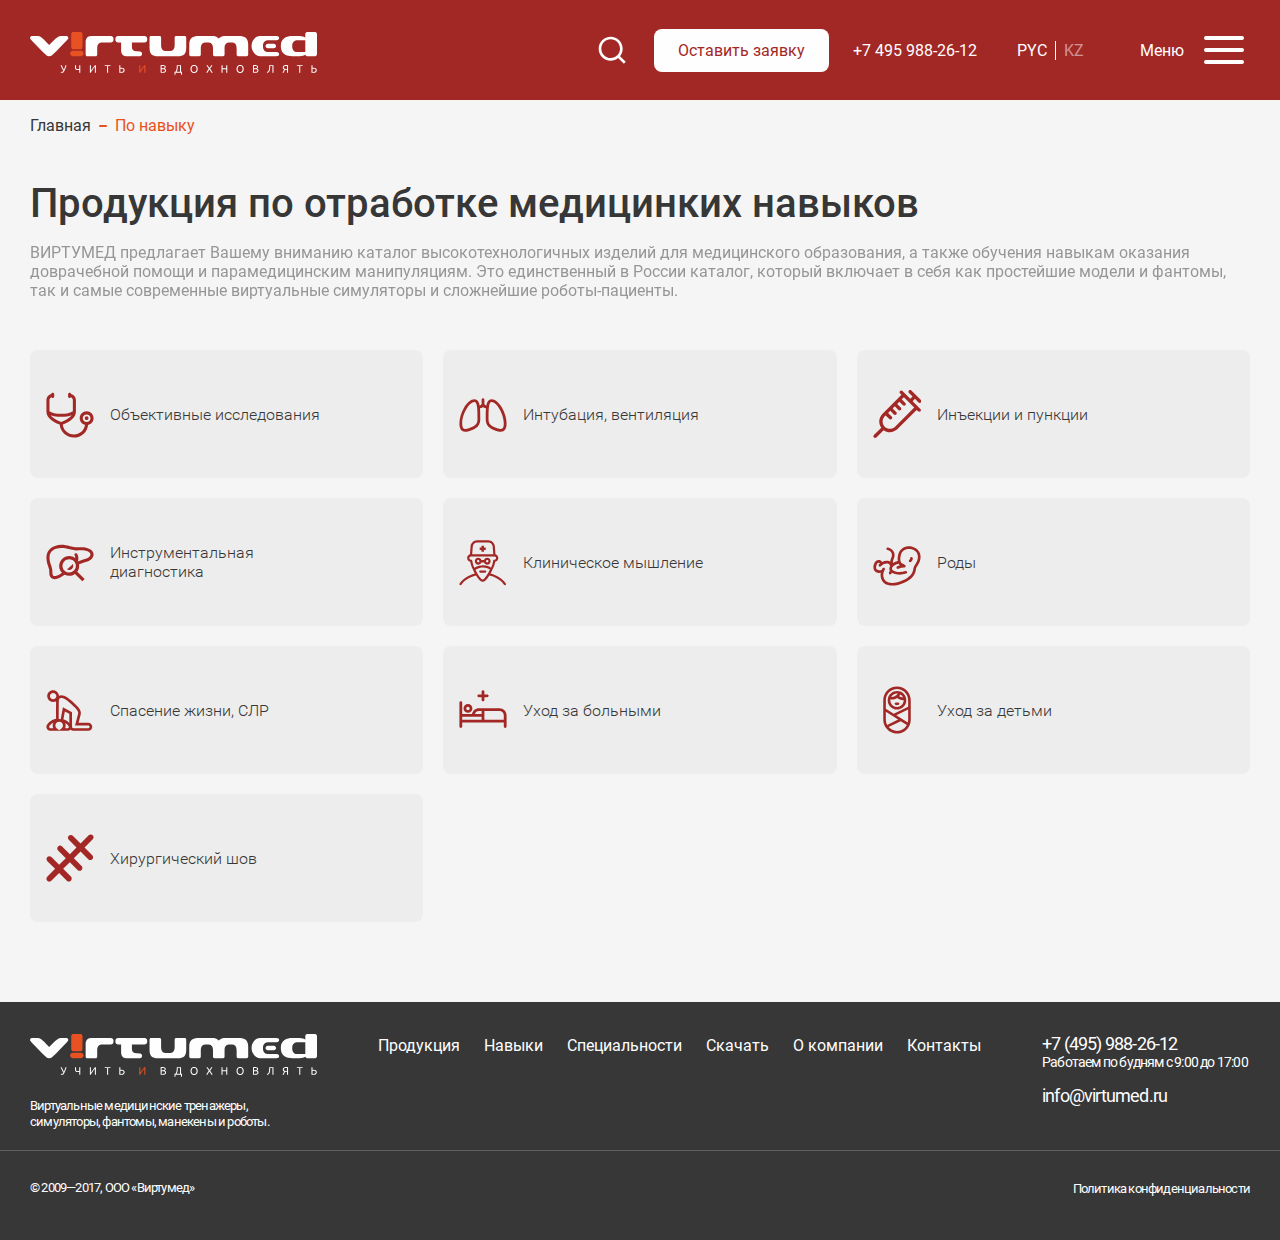
<file: navyki.html>
<!DOCTYPE html><html lang="ru"><head>    <meta http-equiv="Content-Type" content="text/html; charset=UTF-8">    <meta http-equiv="X-UA-Compatible" content="IE=edge">    <meta name="viewport" content="width=device-width, initial-scale=1.0">    <meta name="keywords"        content="Навыки">    <meta name="description"        content="">    <title>Навыки - VIRTUMED</title>    <link rel="icon"  href="img/icons/favicon.ico">    <meta name="theme-color" content="#000">    <noscript>        <div>Ваш браузер не поддерживает скрипты!</div>    </noscript>    <!-- CSS Fancybox -->    <link rel="stylesheet" href="css/fancybox.min.css">    <!-- CSS Custom -->     <link rel="stylesheet" href="css/style.min.css">    <link rel="stylesheet" href="css/custom.css">    <link rel="stylesheet" href="css/eFilter.css">    <!---->    <meta property="og:url" content="https://virtumed.ru/navyki.html">    <meta property="og:type" content="website">    <meta property="og:title" content="Навыки - VIRTUMED">    <meta property="og:image"        content="https://virtumed.ru/assets/cache/images/assets/snippets/phpthumb/noimage-627x495-f94.png">    <meta property="og:description"        content=""></head><body>    <object style="display: none" class="sprite" type="image/svg+xml" data="../img/iconsprite/sprite.svg" title="Ваш браузер не поддерживает SVG"></object>    <!-- header -->    <header class="header">    <div class=" container header__container">        <a href="main.html" class="logo header__logo" aria-label="Лого">            <svg width="287" height="43" viewBox="0 0 287 43" fill="none" xmlns="http://www.w3.org/2000/svg">                <mask id="mask0_365_1230" style="mask-type:luminance" maskUnits="userSpaceOnUse" x="0" y="0" width="287"                    height="43">                    <path d="M287 0H0V43H287V0Z" fill="white" />                </mask>                <g mask="url(#mask0_365_1230)">                    <path fill-rule="evenodd" clip-rule="evenodd"                        d="M19.1986 13.0013L19.1815 13.0174L19.1644 13.0013V13.0158C16.2348 10.3702 11.852 4.18836 7.83111 4.05974C6.12621 4.00511 4.28842 3.97053 2.56779 4.01133C2.04104 4.02355 1.48467 3.98874 1.02197 4.29117C0.428902 4.6782 -0.00986036 5.28374 0.000168494 6.0306C0.00996942 6.7348 0.421608 7.05106 0.848975 7.53721C2.61064 9.5408 5.53792 12.5972 9.6746 16.6696C11.0756 18.0485 12.546 19.6074 13.9111 20.9548C16.0203 23.0378 17.4887 24.3157 19.1815 24.2075C20.8744 24.3157 22.3426 23.0378 24.4519 20.9548C25.8167 19.6074 27.2871 18.0485 28.6884 16.6696C32.825 12.5968 35.7527 9.5408 37.5141 7.53721C37.9416 7.05129 38.3533 6.7348 38.3629 6.0306C38.3729 5.28374 37.9519 4.64961 37.3415 4.29117C36.7721 3.95647 36.2773 3.98459 35.604 3.98667C34.0335 3.99289 32.2804 3.92926 30.7112 3.9793C29.9671 4.00303 29.0312 4.31561 28.2733 4.69296C24.9383 6.35676 21.5859 10.8602 19.1986 13.016V13.0013ZM287 20.4153V20.6449V22.0206C287 23.1957 286.201 24.1576 285.224 24.1576H277.067C276.279 24.1576 275.607 23.5333 275.377 22.6755C274.198 23.3961 272.144 24.2268 269.156 24.1832C266.84 24.1832 265.243 24.1832 262.927 24.1832H262.311C256.63 24.1832 251.196 22.0347 250.855 15.2174L250.854 15.2102V15.2031L250.853 15.1671L250.852 15.1594V15.156L250.851 15.1447V15.1374L250.85 15.124V15.1226L250.849 15.1155V15.1129L250.848 15.0788V15.0724H250.84V15.0698V14.7619V14.7591V13.4254V13.4228V13.1151V13.1123H250.848V13.1052L250.849 13.072V13.069L250.85 13.0616L250.851 13.0476V13.04L250.852 13.0291V13.0249L250.853 13.018L250.854 12.9821V12.9745L250.855 12.9673C251.196 6.15 256.63 4.00211 262.311 4.00211H262.927C265.243 4.00211 266.84 4.00211 269.156 4.00211C272.072 3.9597 274.099 4.75035 275.29 5.45779V3.74278V2.25277V2.13706C275.29 0.961688 276.09 0 277.067 0H285.224C286.202 0 287 0.961688 287 2.13706V2.25277V3.74278V9.11435V9.22984V10.7201V15.0433V20.4153ZM275.289 20.0509V15.0433V10.7201V9.22984V9.11435V8.13492H266.963C265.081 8.08674 263.818 9.12749 262.999 10.44C262.502 11.2383 262.34 11.9024 262.279 12.6472L262.277 12.6677L262.276 12.6863V12.6882L262.273 12.7094L262.271 12.7382L262.27 12.7684L262.269 12.7709L262.268 12.7914L262.267 12.7979L262.266 12.8127V12.8198L262.262 12.8966L262.26 12.9113V12.9177C262.253 13.0362 262.249 13.1582 262.245 13.2827V13.2891L262.243 13.3216V13.3309L262.241 13.3532V13.3748V13.3827V13.3972L262.239 13.4203V13.4427L262.238 13.4433L262.237 13.5023V13.5049L262.236 13.5114V13.5344L262.232 13.6981L262.231 13.7218L262.227 13.8834V13.8887V13.8905L262.226 13.9149L262.222 14.0219L262.221 14.0387L262.22 14.0863V14.0895V14.0934V14.097L262.226 14.2678L262.227 14.2923V14.2942V14.2999L262.231 14.4604L262.232 14.4848V14.4887L262.236 14.6477V14.6715L262.237 14.6779V14.68L262.239 14.7621L262.24 14.7845V14.8004L262.241 14.8075V14.8301V14.8532L262.243 14.8617L262.244 14.8949V14.8992C262.248 15.0244 262.253 15.1463 262.26 15.2655V15.2712L262.261 15.2867L262.266 15.3637V15.3709L262.267 15.3849V15.3914L262.269 15.4128V15.4146L262.271 15.4448L262.273 15.4751L262.276 15.4954V15.4972L262.277 15.5161L262.279 15.5371C262.34 16.2821 262.501 16.946 262.998 17.7442C263.818 19.0576 265.081 20.0982 266.963 20.0503L275.289 20.0509ZM237.728 11.818H243.865C245.074 11.818 246.062 12.8422 246.062 14.0938C246.062 15.3462 245.072 16.3703 243.865 16.3703H237.728C236.52 16.3703 235.531 15.3462 235.531 14.0938C235.531 12.8422 236.52 11.818 237.728 11.818ZM230.07 4.00257H233.074H233.691H246.365C250.293 4.00257 249.767 8.13538 246.583 8.13538H237.727C235.845 8.0872 234.582 9.12795 233.764 10.4405C232.972 11.7085 233.032 12.6373 232.984 14.0911V14.095C233.032 15.5488 232.972 16.4799 233.764 17.7474C234.582 19.0602 235.845 20.1009 237.727 20.0527H246.583C249.767 20.0527 250.293 24.1858 246.365 24.1858H233.691H233.074H230.07C225.449 24.1858 221.78 19.411 221.611 15.0728H221.603V14.7623V13.4258V13.1155H221.611C221.78 8.77712 225.449 4.00257 230.07 4.00257ZM168.637 4.00833H169.158C169.489 3.99612 169.86 4.00764 170.251 4.00833H182.495H182.563C182.954 4.00764 183.323 3.99612 183.654 4.00833C185.215 4.00833 187.888 5.49397 188.777 6.4824C189.447 5.65118 191.911 4.00257 194.031 4.00833H194.086H207.415C207.805 4.00718 208.175 3.99634 208.507 4.00833H208.916C214.742 4.00833 218.189 6.05181 218.189 12.5425V20.709V21.7201V22.7313C218.189 23.553 217.525 24.2252 216.712 24.2252H208.107C207.294 24.2252 206.629 23.553 206.629 22.7313V21.7201V20.709V16.7768H206.622V16.5504C206.622 14.5029 206.279 10.972 202.353 10.5855H198.809C195.497 10.9119 194.735 13.4761 194.577 15.4995V20.709V21.7201V22.7313C194.577 23.553 193.913 24.2252 193.1 24.2252H193.055H184.495H184.451C183.637 24.2252 182.973 23.553 182.973 22.7313V21.7201V20.709V15.5071C182.817 13.4823 182.058 10.9119 178.743 10.5855H175.085C171.159 10.972 170.816 14.5037 170.816 16.5504V16.7768H170.809V20.709V21.7201V22.7313C170.809 23.553 170.144 24.2252 169.331 24.2252H160.726C159.914 24.2252 159.249 23.553 159.249 22.7313V21.7201V20.709V12.5425C159.249 6.05181 162.812 4.00833 168.638 4.00833H168.637ZM128.011 24.2192H128.628H129.883C130.215 24.2321 130.585 24.2206 130.976 24.2192H144.727H144.794C145.185 24.2206 145.555 24.2321 145.886 24.2192H147.143H147.76C153.585 24.2192 156.226 22.1764 156.226 15.6858V7.51854V6.50775V5.49697C156.226 4.6752 155.561 4.00257 154.748 4.00257H146.144C145.33 4.00257 144.666 4.6752 144.666 5.49697V6.50775V7.51854V12.894H144.659V13.1204C144.659 15.1675 144.315 18.6988 140.391 19.085H135.381C131.456 18.6988 131.112 15.1675 131.112 13.1204V12.894H131.105V7.51854V6.50775V5.49697C131.105 4.6752 130.44 4.00257 129.627 4.00257H121.023C120.21 4.00257 119.545 4.6752 119.545 5.49697V6.50775V7.51854V15.6858C119.545 22.1764 122.184 24.2192 128.011 24.2192ZM96.267 24.2192H99.1065H99.6898H109.944C112.579 24.2192 112.971 19.5934 109.944 19.3964L106.987 19.2036H106.129C101.58 19.2036 101.924 15.5465 101.924 13.4779V10.4587H106.957H114.543C116.005 10.4587 117.202 9.30222 117.202 7.88874V6.57229C117.202 5.15904 116.005 4.00257 114.543 4.00257H106.957H95.6778H88.0933C86.6302 4.00257 85.434 5.15904 85.434 6.57229V7.88874C85.434 9.30222 86.6306 10.4587 88.0933 10.4587H91.1049V17.756C91.1049 20.0908 91.5014 24.2192 96.267 24.2192ZM61.1104 4.00257H64.1147H64.7315H80.8306C82.2929 4.00257 83.4896 5.15881 83.4896 6.57229V7.88874C83.4896 9.30222 82.2931 10.4587 80.8306 10.4587H71.4846C67.5594 10.8446 67.2166 14.3762 67.2166 16.4233V16.6499H67.209V20.7032V21.7142V22.7249C67.209 23.5472 66.5441 24.219 65.7316 24.219H57.1268C56.3139 24.219 55.6492 23.5472 55.6492 22.7249V21.7142V20.7032V10.6277C55.6492 8.23404 56.0686 4.00257 61.1104 4.00257Z"                        fill="#FEFEFE" />                    <path fill-rule="evenodd" clip-rule="evenodd"                        d="M42.945 18.8743H50.7967C52.3436 18.8743 53.6088 20.0599 53.6088 21.5086C53.6088 22.9573 52.3434 24.1431 50.7967 24.1431H42.945C41.3981 24.1431 40.1328 22.9575 40.1328 21.5086C40.1328 20.0601 41.3983 18.8743 42.945 18.8743ZM52.4948 13.4525V13.6827V15.0578C52.4948 16.2338 51.7275 17.1951 50.7887 17.1951H42.9532C42.0146 17.1951 41.2471 16.2338 41.2471 15.0578V13.6827V13.4525V3.75795V2.2677V2.15222C41.2471 0.976849 42.0146 0.015625 42.9532 0.015625H50.7887C51.7275 0.015625 52.4948 0.976849 52.4948 2.15222V2.2677V3.75795V13.4525Z"                        fill="#E85222" />                    <path                        d="M34.5943 38.4127C34.4496 38.7495 34.2993 39.066 34.1437 39.3625C33.988 39.6588 33.8036 39.9171 33.59 40.1365C33.3764 40.356 33.1196 40.5281 32.8191 40.6526C32.5189 40.7768 32.148 40.8393 31.7066 40.8393C31.6198 40.8393 31.5293 40.8338 31.4351 40.8227C31.3413 40.8117 31.2506 40.7972 31.164 40.7789C31.0771 40.7607 31.0012 40.7404 30.9358 40.7186C30.8708 40.6967 30.8236 40.6747 30.7947 40.6528L30.9793 39.7525C31.0732 39.7891 31.1872 39.8256 31.3212 39.8622C31.4552 39.8988 31.5945 39.9173 31.7393 39.9173C31.9562 39.9173 32.1464 39.8899 32.3093 39.835C32.4721 39.7799 32.6187 39.7031 32.7488 39.6042C32.8791 39.5055 32.9949 39.3848 33.0961 39.2419C33.1975 39.0992 33.2951 38.9399 33.3892 38.7642C33.0708 38.2447 32.7707 37.7267 32.4882 37.2109C32.2058 36.6947 31.9455 36.1955 31.7066 35.7123C31.4678 35.2292 31.2506 34.77 31.0552 34.3344C30.8599 33.8989 30.6862 33.498 30.5342 33.1322H31.7283C31.9672 33.7691 32.2729 34.4791 32.6455 35.2621C33.0181 36.0451 33.4326 36.8651 33.8886 37.7215C34.1781 37.0553 34.4548 36.3215 34.719 35.5201C34.9831 34.7188 35.2309 33.9226 35.4625 33.1322H36.6023C36.436 33.6592 36.2693 34.1553 36.1029 34.6199C35.9366 35.0848 35.7699 35.5312 35.6036 35.9592C35.4372 36.3875 35.2705 36.8047 35.1042 37.2109C34.9378 37.617 34.768 38.0176 34.5943 38.4127ZM46.0571 35.3278C46.0571 35.6353 46.0842 35.9043 46.1384 36.1349C46.1927 36.3656 46.2868 36.5558 46.4208 36.7058C46.5546 36.8559 46.7355 36.9675 46.9635 37.0408C47.1914 37.1138 47.4791 37.1504 47.8265 37.1504C47.9639 37.1504 48.1032 37.1452 48.2445 37.1341C48.3856 37.123 48.5212 37.1101 48.6515 37.0956C48.7817 37.0811 48.8975 37.0626 48.9987 37.0408C49.1001 37.0189 49.1833 37.0006 49.2485 36.9856V33.1322H50.3016V40.7404H49.2485V37.9081C49.1111 37.9448 48.8993 37.9812 48.6135 38.0179C48.3274 38.0545 48.0218 38.0727 47.696 38.0727C47.1461 38.0727 46.6975 38.0089 46.3501 37.8807C46.0028 37.7525 45.7296 37.5696 45.5306 37.3319C45.3316 37.094 45.1957 36.8049 45.1235 36.4645C45.0512 36.124 45.0147 35.7455 45.0147 35.3281V33.1324H46.0568L46.0571 35.3278ZM59.8647 40.7404V33.1322H60.8961V38.7642C61.1277 38.3763 61.4117 37.9338 61.7483 37.4359C62.085 36.9381 62.4431 36.4313 62.8231 35.9152C63.203 35.3991 63.5866 34.8979 63.9736 34.4111C64.3609 33.9243 64.7246 33.498 65.0647 33.132H65.9008V40.7402H64.8694V34.8009C64.6668 35.0351 64.4459 35.3057 64.207 35.6132C63.9682 35.9207 63.722 36.248 63.4687 36.5958C63.2155 36.9435 62.9605 37.304 62.7034 37.6772C62.4465 38.0504 62.1988 38.4183 61.9598 38.7807C61.721 39.143 61.4985 39.4924 61.2923 39.829C61.0858 40.1658 60.9031 40.4696 60.7439 40.7402L59.8647 40.7404ZM80.4898 33.1322V34.0544H78.1232V40.7404H77.0702V34.0544H74.7036V33.1322H80.4898ZM94.6449 38.3581C94.6449 39.1778 94.3517 39.7926 93.7655 40.2024C93.1793 40.6123 92.3542 40.8172 91.2904 40.8172C90.9866 40.8172 90.6536 40.8045 90.2918 40.7789C89.9299 40.7533 89.5972 40.7037 89.2931 40.6304V33.1322H90.3462V35.899C90.4908 35.8843 90.6374 35.8751 90.7858 35.8716C90.9342 35.8679 91.0808 35.866 91.2254 35.866C93.505 35.866 94.6449 36.6966 94.6449 38.3581ZM93.5376 38.3581C93.5376 38.0506 93.4794 37.7945 93.3639 37.5896C93.248 37.3847 93.0872 37.2235 92.8807 37.1065C92.6744 36.9896 92.4285 36.9071 92.1425 36.8593C91.8566 36.8118 91.54 36.7878 91.1926 36.7878C91.0552 36.7878 90.9159 36.7878 90.7746 36.7878C90.6336 36.7878 90.4906 36.7953 90.3458 36.81V39.8508C90.4763 39.8655 90.6226 39.8748 90.7856 39.8784C90.9483 39.882 91.1455 39.8836 91.3772 39.8836C91.6594 39.8836 91.9309 39.8617 92.1915 39.8179C92.4522 39.7741 92.6817 39.6935 92.8807 39.5764C93.0799 39.4592 93.239 39.3037 93.3584 39.1098C93.4779 38.9159 93.5376 38.6655 93.5376 38.3581ZM132.616 40.8063C132.465 40.8063 132.3 40.8026 132.122 40.7953C131.945 40.7879 131.767 40.7771 131.59 40.7623C131.412 40.7478 131.237 40.7293 131.064 40.7075C130.89 40.6856 130.731 40.6563 130.586 40.6197V33.2422C130.731 33.2055 130.89 33.1765 131.064 33.1543C131.237 33.1322 131.412 33.114 131.59 33.0993C131.767 33.0848 131.943 33.0737 132.117 33.0663C132.29 33.0589 132.453 33.0552 132.605 33.0552C133.04 33.0552 133.447 33.0882 133.826 33.1541C134.207 33.2198 134.535 33.3316 134.815 33.4888C135.093 33.6463 135.312 33.8528 135.471 34.1092C135.63 34.3652 135.71 34.6801 135.71 35.0533C135.71 35.4705 135.612 35.8128 135.417 36.0797C135.222 36.3469 134.96 36.5463 134.635 36.6782C135.076 36.81 135.428 37.0186 135.689 37.3037C135.949 37.5894 136.079 37.9918 136.079 38.5114C136.079 39.2725 135.802 39.8454 135.248 40.2297C134.695 40.6139 133.818 40.8063 132.616 40.8063ZM131.628 37.1945V39.8732C131.708 39.8806 131.801 39.8878 131.911 39.8951C132.004 39.9025 132.115 39.908 132.241 39.9118C132.368 39.9154 132.515 39.9173 132.681 39.9173C132.992 39.9173 133.287 39.897 133.566 39.8569C133.844 39.8165 134.089 39.7453 134.298 39.6427C134.509 39.5402 134.677 39.3977 134.803 39.2147C134.93 39.0317 134.993 38.8009 134.993 38.5229C134.993 38.2742 134.946 38.0638 134.852 37.8915C134.758 37.7195 134.622 37.5825 134.445 37.4798C134.267 37.3775 134.056 37.3042 133.81 37.2604C133.564 37.2167 133.289 37.1947 132.985 37.1947L131.628 37.1945ZM131.628 36.3382H132.736C132.996 36.3382 133.242 36.3199 133.473 36.2832C133.705 36.2467 133.906 36.1807 134.076 36.0858C134.246 35.9905 134.38 35.866 134.478 35.7125C134.576 35.5588 134.625 35.365 134.625 35.1305C134.625 34.9111 134.574 34.7262 134.473 34.5761C134.372 34.4261 134.231 34.3052 134.055 34.2138C133.877 34.1223 133.669 34.0544 133.43 34.0107C133.192 33.9669 132.938 33.945 132.67 33.945C132.402 33.945 132.192 33.9487 132.04 33.9561C131.888 33.9634 131.751 33.9742 131.628 33.989V36.3382ZM145.501 40.7404V42.7714H144.503V39.8292H145.295C145.663 39.4048 145.947 38.9346 146.147 38.4185C146.346 37.9024 146.49 37.3573 146.581 36.7826C146.671 36.2081 146.726 35.6134 146.743 34.9986C146.761 34.3837 146.774 33.7617 146.782 33.1322H151.037V39.8292H151.982V42.7714H150.982V40.7404H145.501ZM147.814 34.0435C147.791 34.5266 147.768 35.0187 147.743 35.5201C147.717 36.0215 147.663 36.5191 147.58 37.0131C147.497 37.507 147.376 37.9921 147.216 38.4679C147.057 38.9433 146.833 39.3973 146.544 39.829H149.984V34.0432L147.814 34.0435ZM160.502 36.9308C160.502 36.2796 160.599 35.7047 160.79 35.2073C160.983 34.7097 161.243 34.2943 161.573 33.9611C161.901 33.6283 162.285 33.3775 162.723 33.2092C163.161 33.0409 163.625 32.9565 164.117 32.9565C164.603 32.9565 165.06 33.0409 165.491 33.2092C165.921 33.3775 166.3 33.6283 166.625 33.9611C166.951 34.2943 167.21 34.7097 167.402 35.2073C167.593 35.705 167.689 36.2796 167.689 36.9308C167.689 37.5823 167.593 38.1569 167.402 38.6546C167.21 39.1522 166.951 39.5676 166.625 39.9004C166.3 40.2335 165.921 40.4841 165.491 40.6526C165.06 40.8209 164.603 40.905 164.117 40.905C163.625 40.905 163.161 40.8206 162.723 40.6526C162.285 40.4843 161.901 40.2335 161.573 39.9004C161.243 39.5674 160.983 39.152 160.79 38.6546C160.599 38.1569 160.502 37.5823 160.502 36.9308ZM161.61 36.9308C161.61 37.392 161.668 37.8109 161.784 38.188C161.899 38.5649 162.064 38.8851 162.277 39.1485C162.491 39.4122 162.752 39.6151 163.06 39.7577C163.367 39.9004 163.713 39.9719 164.096 39.9719C164.48 39.9719 164.823 39.9004 165.127 39.7577C165.431 39.6151 165.691 39.412 165.904 39.1485C166.117 38.8851 166.282 38.5649 166.398 38.188C166.513 37.8109 166.572 37.392 166.572 36.9308C166.572 36.4697 166.513 36.0507 166.398 35.6738C166.282 35.2969 166.117 34.9768 165.904 34.7131C165.691 34.4496 165.431 34.2465 165.127 34.1038C164.823 33.9611 164.48 33.8899 164.096 33.8899C163.713 33.8899 163.367 33.9611 163.06 34.1038C162.752 34.2465 162.491 34.4498 162.277 34.7131C162.064 34.9768 161.9 35.2967 161.784 35.6738C161.668 36.0507 161.61 36.4697 161.61 36.9308ZM181.464 40.7404C181.356 40.521 181.226 40.2776 181.074 40.0104C180.922 39.7432 180.755 39.465 180.574 39.176C180.394 38.8867 180.205 38.5978 180.01 38.3085C179.814 38.0195 179.626 37.7471 179.445 37.4907C179.265 37.7471 179.077 38.0197 178.881 38.3085C178.685 38.5978 178.499 38.8867 178.322 39.176C178.144 39.4652 177.977 39.7432 177.822 40.0104C177.667 40.2776 177.534 40.5208 177.426 40.7404H176.264C176.59 40.0962 176.968 39.4413 177.399 38.7753C177.83 38.1093 178.287 37.425 178.771 36.7224L176.362 33.1324H177.578L179.434 35.9649L181.268 33.1324H182.474L180.108 36.6786C180.6 37.3886 181.062 38.0801 181.497 38.7535C181.931 39.4268 182.314 40.0891 182.647 40.7406L181.464 40.7404ZM196.227 33.1322H197.281V40.7404H196.227V37.2272H192.548V40.7404H191.494V33.1322H192.548V36.3052H196.227V33.1322ZM206.539 36.9308C206.539 36.2796 206.636 35.7047 206.827 35.2073C207.019 34.7097 207.28 34.2943 207.609 33.9611C207.938 33.6283 208.322 33.3775 208.76 33.2092C209.198 33.0409 209.662 32.9565 210.154 32.9565C210.639 32.9565 211.097 33.0409 211.528 33.2092C211.958 33.3775 212.337 33.6283 212.662 33.9611C212.988 34.2943 213.247 34.7097 213.439 35.2073C213.63 35.705 213.726 36.2796 213.726 36.9308C213.726 37.5823 213.63 38.1569 213.439 38.6546C213.247 39.1522 212.988 39.5676 212.662 39.9004C212.337 40.2335 211.958 40.4841 211.528 40.6526C211.097 40.8209 210.639 40.905 210.154 40.905C209.662 40.905 209.198 40.8206 208.76 40.6526C208.322 40.4843 207.938 40.2335 207.609 39.9004C207.28 39.5674 207.019 39.152 206.827 38.6546C206.636 38.1569 206.539 37.5823 206.539 36.9308ZM207.647 36.9308C207.647 37.392 207.705 37.8109 207.821 38.188C207.936 38.5649 208.101 38.8851 208.314 39.1485C208.528 39.4122 208.789 39.6151 209.097 39.7577C209.404 39.9004 209.749 39.9719 210.133 39.9719C210.517 39.9719 210.86 39.9004 211.164 39.7577C211.468 39.6151 211.727 39.412 211.94 39.1485C212.154 38.8851 212.319 38.5649 212.434 38.188C212.55 37.8109 212.608 37.392 212.608 36.9308C212.608 36.4697 212.55 36.0507 212.434 35.6738C212.319 35.2969 212.154 34.9768 211.94 34.7131C211.727 34.4496 211.468 34.2465 211.164 34.1038C210.86 33.9611 210.517 33.8899 210.133 33.8899C209.749 33.8899 209.404 33.9611 209.097 34.1038C208.789 34.2465 208.528 34.4498 208.314 34.7131C208.101 34.9768 207.937 35.2967 207.821 35.6738C207.705 36.0507 207.647 36.4697 207.647 36.9308ZM225.016 40.8061C224.864 40.8061 224.699 40.8024 224.521 40.795C224.344 40.7877 224.166 40.7768 223.989 40.7621C223.812 40.7476 223.637 40.7291 223.463 40.7072C223.289 40.6854 223.13 40.656 222.985 40.6195V33.242C223.13 33.2053 223.289 33.1763 223.463 33.1541C223.637 33.132 223.812 33.1138 223.989 33.099C224.166 33.0845 224.342 33.0734 224.516 33.0661C224.689 33.0587 224.852 33.055 225.004 33.055C225.439 33.055 225.846 33.088 226.225 33.1539C226.606 33.2196 226.935 33.3314 227.214 33.4886C227.492 33.646 227.711 33.8526 227.871 34.1089C228.029 34.365 228.109 34.6799 228.109 35.053C228.109 35.4703 228.011 35.8126 227.817 36.0795C227.621 36.3467 227.361 36.5461 227.034 36.678C227.476 36.8098 227.827 37.0184 228.088 37.3035C228.348 37.5891 228.479 37.9916 228.479 38.5112C228.479 39.2723 228.201 39.8451 227.648 40.2293C227.094 40.6137 226.217 40.8061 225.016 40.8061ZM224.027 37.1943V39.873C224.107 39.8804 224.201 39.8875 224.31 39.8949C224.403 39.9023 224.514 39.9078 224.64 39.9115C224.768 39.9152 224.914 39.9171 225.081 39.9171C225.392 39.9171 225.686 39.8967 225.965 39.8566C226.243 39.8163 226.488 39.7451 226.698 39.6425C226.908 39.54 227.076 39.3975 227.202 39.2144C227.329 39.0315 227.392 38.8007 227.392 38.5227C227.392 38.2739 227.346 38.0635 227.251 37.8913C227.158 37.7193 227.022 37.5822 226.844 37.4796C226.668 37.3773 226.455 37.3039 226.209 37.2602C225.964 37.2163 225.689 37.1945 225.385 37.1945L224.027 37.1943ZM224.027 36.338H225.135C225.395 36.338 225.642 36.3197 225.874 36.283C226.104 36.2464 226.305 36.1805 226.475 36.0855C226.645 35.9903 226.779 35.8658 226.877 35.7123C226.975 35.5586 227.024 35.3648 227.024 35.1303C227.024 34.9108 226.973 34.726 226.872 34.5759C226.771 34.4259 226.631 34.305 226.454 34.2135C226.276 34.1221 226.068 34.0542 225.83 34.0105C225.591 33.9666 225.338 33.9448 225.07 33.9448C224.802 33.9448 224.592 33.9484 224.44 33.9559C224.288 33.9632 224.15 33.974 224.027 33.9888V36.338ZM240.234 34.0435C240.22 34.4535 240.205 34.8505 240.191 35.2347C240.177 35.6192 240.154 35.9923 240.126 36.3547C240.097 36.7171 240.053 37.07 239.996 37.4141C239.938 37.7581 239.858 38.0948 239.757 38.424C239.656 38.7535 239.53 39.0625 239.383 39.3518C239.234 39.6409 239.049 39.8935 238.829 40.1093C238.608 40.3252 238.347 40.4991 238.047 40.6308C237.747 40.7625 237.394 40.8359 236.989 40.8504L236.87 39.9281C237.376 39.8693 237.769 39.7084 238.048 39.4449C238.326 39.1812 238.556 38.7787 238.736 38.2374C238.939 37.6226 239.067 36.8815 239.122 36.0143C239.176 35.1469 239.203 34.1863 239.203 33.1322H243.47V40.7404H242.416V34.0435H240.234ZM255.952 33.9885C255.678 33.9885 255.415 34.0105 255.166 34.0542C254.916 34.0983 254.694 34.1751 254.498 34.285C254.302 34.3947 254.147 34.5447 254.031 34.7349C253.916 34.9254 253.857 35.1632 253.857 35.4486C253.857 35.9903 254.029 36.3654 254.374 36.5739C254.717 36.7826 255.233 36.8867 255.92 36.8867H257.006V34.0213C256.926 34.0213 256.832 34.0176 256.724 34.0103C256.629 34.0028 256.519 33.9976 256.392 33.9939C256.266 33.9902 256.119 33.9883 255.953 33.9883L255.952 33.9885ZM256.039 33.0554C256.191 33.0554 256.354 33.0591 256.528 33.0665C256.702 33.0739 256.877 33.0847 257.054 33.0995C257.232 33.114 257.407 33.1324 257.581 33.1546C257.755 33.1765 257.913 33.2057 258.059 33.2424V40.7406H257.006V37.7654H256.104C256.003 37.7654 255.897 37.7636 255.784 37.76C255.673 37.7562 255.522 37.7435 255.334 37.7217C255.204 37.8971 255.062 38.1022 254.91 38.3365C254.758 38.5706 254.606 38.8196 254.454 39.0831C254.302 39.3466 254.153 39.6211 254.004 39.9064C253.855 40.192 253.72 40.4703 253.597 40.7408H252.489C252.605 40.4553 252.743 40.159 252.901 39.8516C253.061 39.544 253.226 39.2515 253.396 38.9733C253.566 38.6953 253.73 38.4374 253.885 38.1995C254.04 37.9614 254.176 37.7659 254.292 37.6122C254.125 37.561 253.952 37.4877 253.771 37.3927C253.589 37.2975 253.423 37.1657 253.271 36.9977C253.119 36.8293 252.994 36.619 252.896 36.3662C252.798 36.1136 252.751 35.8116 252.751 35.4603C252.751 35.0653 252.826 34.7174 252.978 34.4174C253.13 34.1174 253.349 33.8666 253.635 33.6654C253.921 33.4642 254.266 33.3123 254.671 33.2097C255.076 33.107 255.532 33.0554 256.039 33.0554ZM272.648 33.1322V34.0544H270.281V40.7404H269.229V34.0544H266.861V33.1322H272.648ZM286.803 38.3581C286.803 39.1778 286.51 39.7926 285.923 40.2024C285.338 40.6123 284.512 40.8172 283.449 40.8172C283.145 40.8172 282.811 40.8045 282.45 40.7789C282.088 40.7533 281.756 40.7037 281.452 40.6304V33.1322H282.504V35.899C282.648 35.8843 282.795 35.8751 282.944 35.8716C283.092 35.8679 283.238 35.866 283.383 35.866C285.663 35.866 286.804 36.6968 286.804 38.3583L286.803 38.3581ZM285.696 38.3581C285.696 38.0506 285.638 37.7945 285.522 37.5896C285.406 37.3847 285.245 37.2235 285.039 37.1065C284.833 36.9896 284.586 36.9071 284.3 36.8593C284.014 36.8118 283.698 36.7878 283.351 36.7878C283.213 36.7878 283.074 36.7878 282.932 36.7878C282.792 36.7878 282.648 36.7953 282.504 36.81V39.8508C282.635 39.8655 282.78 39.8748 282.944 39.8784C283.107 39.882 283.303 39.8836 283.535 39.8836C283.818 39.8836 284.089 39.8617 284.349 39.8179C284.611 39.7741 284.839 39.6935 285.039 39.5764C285.238 39.4592 285.397 39.3037 285.516 39.1098C285.635 38.9159 285.696 38.6655 285.696 38.3581Z"                        fill="#FEFEFE" />                    <path                        d="M109.331 40.74V33.1318H110.363V38.7638C110.594 38.3759 110.879 37.9333 111.215 37.4354C111.552 36.9377 111.91 36.4309 112.289 35.9148C112.67 35.3987 113.054 34.8975 113.44 34.4106C113.827 33.9239 114.191 33.4976 114.531 33.1316H115.368V40.7398H114.337V34.8004C114.134 35.0347 113.912 35.3052 113.673 35.6128C113.435 35.9202 113.189 36.2476 112.936 36.5955C112.683 36.943 112.427 37.3036 112.17 37.6768C111.913 38.0499 111.665 38.4178 111.426 38.7802C111.188 39.1426 110.965 39.492 110.759 39.8285C110.552 40.1653 110.37 40.4691 110.21 40.7398L109.331 40.74Z"                        fill="#E85222" />                </g>            </svg>        </a>        <div class="header__content">            <div class="search header__search">                <form class="form-search">                    <input class="form-search__input" type="text" placeholder="Введите запрос">                    <button type="submit" class="form-search__btn"></button>                </form>            </div>            <button class="btn header__btn feedback-openBtn">Оставить заявку</button>            <a class="phone header__phone" href="tel:74959882612" aria-label="Телефон">+7 495 988-26-12</a>            <div class="lang header__lang">                <a class="lang__item active" href="" data-lang="ru">PYC</a>                <a class="lang__item" href="" data-lang="kz">KZ</a>            </div>            <div class="icon-menu header__icon">                <span class="icon-menu__lbl">Меню</span>                <div class="icon-menu__items">                    <span class="icon-menu__item" style="--icon-i: 1"></span>                    <span class="icon-menu__item" style="--icon-i: 2"></span>                    <span class="icon-menu__item" style="--icon-i: 3"></span>                    <span class="icon-menu__cross1" style="--icon-i: 4"></span>                    <span class="icon-menu__cross2" style="--icon-i: 5"></span>                </div>            </div>        </div>    </div>    <nav class="nav-menu header__nav">        <div class="nav-menu__inner">            <ul class="nav-menu__list">                <li><a href="o-kompanii.html" class="nav-menu__link arrow"><span class="h1 nav-menu__spn" style="--icon-i: 1">O компании</span></a></li>                <li class="nav-menu__item nav-menu__item--subnavs">                    <div class="nav-menu__lbl"><span class="h1 nav-menu__spn" style="--icon-i: 2">Продукция</span></div>                    <div class="subnavs">                        <ul class="subnavs__list">                            <li><a href="produkciya.html" class="subnavs__link"><span class="h2 nav-menu__spn" style="--icon-i: 3">По типу изделия</span></a></li>                            <li><a href="navyki.html" class="subnavs__link"><span class="h2 nav-menu__spn" style="--icon-i: 4">По навыку</span></a></li>                            <li><a href="specialnosti.html" class="subnavs__link"><span class="h2 nav-menu__spn" style="--icon-i: 5">По специальности</span></a></li>                        </ul>                    </div>                </li>                <li><a href="skachat.html" class="nav-menu__link arrow"><span class="h1 nav-menu__spn" style="--icon-i: 6">Скачать</span></a></li>                <li><a href="kontakty.html" class="nav-menu__link arrow"><span class="h1 nav-menu__spn" style="--icon-i: 7">Контакты</span></a></li>            </ul>            <div class="search nav-menu__search">                <form class="form-search">                    <input class="form-search__input" type="text" placeholder="Введите запрос">                    <button type="submit" class="form-search__btn"></button>                </form>            </div>            <div class="lang nav-menu__lang">                <a class="lang__item active" href="/">PYC</a>                <a class="lang__item" href="/kz/">KZ</a>            </div>        </div>    </nav></header>    <!--main-->    <main class="main">        <!--breadcrumbs-->        <div class="breadcrumbs">            <div class="container breadcrumbs__container">                <ul class="breadcrumbs__items">                    <li class="breadcrumbs__item"><a href="main.html">Главная</a></li>                    <li class="breadcrumbs__item active line">По навыку</li>                </ul>            </div>        </div>        <!-- catalog navyki-->        <section class="section catalog">            <div class="container catalog__container">                <h1 class="catalog__title">Продукция по отработке медицинких навыков</h1>                <div class="catalog__subtitle">ВИРТУМЕД предлагает Вашему вниманию каталог высокотехнологичных изделий для медицинского образования, а также обучения навыкам оказания доврачебной помощи и парамедицинским манипуляциям. Это единственный в России каталог, который включает в себя как простейшие модели и фантомы, так и самые современные виртуальные симуляторы и сложнейшие роботы-пациенты.</div>                <div class="catalog__items">                    <a href="" class="icon-block arrow">                        <svg><use xlink:href="img/iconsprite/sprite.svg#diagnostic"></use></svg>                        <div class="icon-block__title">Объективные исследования</div>                    </a>                    <a href="" class="icon-block arrow">                        <svg><use xlink:href="img/iconsprite/sprite.svg#intubation"></use></svg>                        <div class="icon-block__title">Интубация, вентиляция</div>                    </a>                    <a href="" class="icon-block arrow">                        <svg><use xlink:href="img/iconsprite/sprite.svg#injections"></use></svg>                        <div class="icon-block__title">Инъекции и пункции</div>                    </a>                    <a href="" class="icon-block arrow">                        <svg><use xlink:href="img/iconsprite/sprite.svg#i-diagnostic"></use></svg>                        <div class="icon-block__title">Инструментальная диагностика</div>                    </a>                    <a href="" class="icon-block arrow">                        <svg><use xlink:href="img/iconsprite/sprite.svg#c-thinking"></use></svg>                        <div class="icon-block__title">Клиническое мышление</div>                    </a>                    <a href="" class="icon-block arrow">                        <svg><use xlink:href="img/iconsprite/sprite.svg#parturition"></use></svg>                        <div class="icon-block__title">Роды</div>                    </a>                    <a href="" class="icon-block arrow">                        <svg><use xlink:href="img/iconsprite/sprite.svg#life-safe"></use></svg>                        <div class="icon-block__title">Спасение жизни, СЛР</div>                    </a>                    <a href="" class="icon-block arrow">                        <svg><use xlink:href="img/iconsprite/sprite.svg#nursing"></use></svg>                        <div class="icon-block__title">Уход за больными</div>                    </a>                    <a href="" class="icon-block arrow">                        <svg><use xlink:href="img/iconsprite/sprite.svg#child-care"></use></svg>                        <div class="icon-block__title">Уход за детьми</div>                    </a>                    <a href="" class="icon-block arrow">                        <svg><use xlink:href="img/iconsprite/sprite.svg#seam"></use></svg>                        <div class="icon-block__title">Хирургический шов</div>                    </a>                </div>            </div>        </section>            <!-- feedback-modal -->    <div class="modal feedback-modal">        <div class="modal__inner feedback-modal__inner">            <button class="icon-close"></button>            <div class="h2 modal__title">Оставить заявку</div>            <form class="form modal__form feedback-modal__form">                <div class="form__items">                    <div class="form__item">                        <input type="text" class="form__inp reg" placeholder="Имя">                        <div class="form__item__error">Пожалуйста, введите имя</div>                    </div>                    <div class="form__item">                        <input type="text" class="form__inp reg mail" placeholder="Почта">                        <div class="form__item__error">Пожалуйста, введите почту</div>                    </div>                    <div class="form__item textarea">                        <textarea class="form__textarea" placeholder="Текст" oninput='this.style.height = "";this.style.height = this.scrollHeight + "px"'></textarea>                    </div>                    <div class="form__item file-form">                        <label>                            <input class="file-form__inp" type="file">                            <span class="file-form__label">Прикрепить файл</span>                        </label>                        <div class="form__item__error">Ошибка, файл должен быть не больше 2MB</div>                        <div class="file-form__name"></div>                    </div>                </div>                <div class="form__footer">                    <div class="form__btn"><button class="btn" type="submit">Оставить заявку</button></div>                    <div class="form__txt">Нажимая кнопку «Отправить», я соглашаюсь на обработку <a href="politika-konfidencialnosti.html">персональных данных</a></div>                </div>            </form>        </div>    </div>    <!-- fulfilled-modal -->    <div class="modal fulfilled-modal">        <div class="modal__inner">            <button class="icon-close"></button>            <div class="modal__img"></div>            <div class="h2 modal__title">Заявка отправлена, мы скоро свяжемся c вами</div>        </div>    </div>    <!-- error-modal -->    <div class="modal error-modal">        <div class="modal__inner">            <button class="icon-close"></button>            <div class="modal__img"></div>            <div class="h2 modal__title">Что-то пошло не так, попробуйте еще раз</div>            <div class="error-modal__footer"><button class="btn error-feedback-openBtn">Оставить заявку</button></div>        </div>    </div>    </main>     <!--footer-->    <footer class="footer">    <div class="container footer__container">        <div class="top-footer footer__top">            <div class="desc-footer top-footer__desc">                <a href="main.html" class="desc-footer__logo">                    <svg width="287" height="43" viewBox="0 0 287 43" fill="none" xmlns="http://www.w3.org/2000/svg">                        <mask id="mask0_365_1230" style="mask-type:luminance" maskUnits="userSpaceOnUse" x="0" y="0" width="287"                            height="43">                            <path d="M287 0H0V43H287V0Z" fill="white" />                        </mask>                        <g mask="url(#mask0_365_1230)">                            <path fill-rule="evenodd" clip-rule="evenodd"                                d="M19.1986 13.0013L19.1815 13.0174L19.1644 13.0013V13.0158C16.2348 10.3702 11.852 4.18836 7.83111 4.05974C6.12621 4.00511 4.28842 3.97053 2.56779 4.01133C2.04104 4.02355 1.48467 3.98874 1.02197 4.29117C0.428902 4.6782 -0.00986036 5.28374 0.000168494 6.0306C0.00996942 6.7348 0.421608 7.05106 0.848975 7.53721C2.61064 9.5408 5.53792 12.5972 9.6746 16.6696C11.0756 18.0485 12.546 19.6074 13.9111 20.9548C16.0203 23.0378 17.4887 24.3157 19.1815 24.2075C20.8744 24.3157 22.3426 23.0378 24.4519 20.9548C25.8167 19.6074 27.2871 18.0485 28.6884 16.6696C32.825 12.5968 35.7527 9.5408 37.5141 7.53721C37.9416 7.05129 38.3533 6.7348 38.3629 6.0306C38.3729 5.28374 37.9519 4.64961 37.3415 4.29117C36.7721 3.95647 36.2773 3.98459 35.604 3.98667C34.0335 3.99289 32.2804 3.92926 30.7112 3.9793C29.9671 4.00303 29.0312 4.31561 28.2733 4.69296C24.9383 6.35676 21.5859 10.8602 19.1986 13.016V13.0013ZM287 20.4153V20.6449V22.0206C287 23.1957 286.201 24.1576 285.224 24.1576H277.067C276.279 24.1576 275.607 23.5333 275.377 22.6755C274.198 23.3961 272.144 24.2268 269.156 24.1832C266.84 24.1832 265.243 24.1832 262.927 24.1832H262.311C256.63 24.1832 251.196 22.0347 250.855 15.2174L250.854 15.2102V15.2031L250.853 15.1671L250.852 15.1594V15.156L250.851 15.1447V15.1374L250.85 15.124V15.1226L250.849 15.1155V15.1129L250.848 15.0788V15.0724H250.84V15.0698V14.7619V14.7591V13.4254V13.4228V13.1151V13.1123H250.848V13.1052L250.849 13.072V13.069L250.85 13.0616L250.851 13.0476V13.04L250.852 13.0291V13.0249L250.853 13.018L250.854 12.9821V12.9745L250.855 12.9673C251.196 6.15 256.63 4.00211 262.311 4.00211H262.927C265.243 4.00211 266.84 4.00211 269.156 4.00211C272.072 3.9597 274.099 4.75035 275.29 5.45779V3.74278V2.25277V2.13706C275.29 0.961688 276.09 0 277.067 0H285.224C286.202 0 287 0.961688 287 2.13706V2.25277V3.74278V9.11435V9.22984V10.7201V15.0433V20.4153ZM275.289 20.0509V15.0433V10.7201V9.22984V9.11435V8.13492H266.963C265.081 8.08674 263.818 9.12749 262.999 10.44C262.502 11.2383 262.34 11.9024 262.279 12.6472L262.277 12.6677L262.276 12.6863V12.6882L262.273 12.7094L262.271 12.7382L262.27 12.7684L262.269 12.7709L262.268 12.7914L262.267 12.7979L262.266 12.8127V12.8198L262.262 12.8966L262.26 12.9113V12.9177C262.253 13.0362 262.249 13.1582 262.245 13.2827V13.2891L262.243 13.3216V13.3309L262.241 13.3532V13.3748V13.3827V13.3972L262.239 13.4203V13.4427L262.238 13.4433L262.237 13.5023V13.5049L262.236 13.5114V13.5344L262.232 13.6981L262.231 13.7218L262.227 13.8834V13.8887V13.8905L262.226 13.9149L262.222 14.0219L262.221 14.0387L262.22 14.0863V14.0895V14.0934V14.097L262.226 14.2678L262.227 14.2923V14.2942V14.2999L262.231 14.4604L262.232 14.4848V14.4887L262.236 14.6477V14.6715L262.237 14.6779V14.68L262.239 14.7621L262.24 14.7845V14.8004L262.241 14.8075V14.8301V14.8532L262.243 14.8617L262.244 14.8949V14.8992C262.248 15.0244 262.253 15.1463 262.26 15.2655V15.2712L262.261 15.2867L262.266 15.3637V15.3709L262.267 15.3849V15.3914L262.269 15.4128V15.4146L262.271 15.4448L262.273 15.4751L262.276 15.4954V15.4972L262.277 15.5161L262.279 15.5371C262.34 16.2821 262.501 16.946 262.998 17.7442C263.818 19.0576 265.081 20.0982 266.963 20.0503L275.289 20.0509ZM237.728 11.818H243.865C245.074 11.818 246.062 12.8422 246.062 14.0938C246.062 15.3462 245.072 16.3703 243.865 16.3703H237.728C236.52 16.3703 235.531 15.3462 235.531 14.0938C235.531 12.8422 236.52 11.818 237.728 11.818ZM230.07 4.00257H233.074H233.691H246.365C250.293 4.00257 249.767 8.13538 246.583 8.13538H237.727C235.845 8.0872 234.582 9.12795 233.764 10.4405C232.972 11.7085 233.032 12.6373 232.984 14.0911V14.095C233.032 15.5488 232.972 16.4799 233.764 17.7474C234.582 19.0602 235.845 20.1009 237.727 20.0527H246.583C249.767 20.0527 250.293 24.1858 246.365 24.1858H233.691H233.074H230.07C225.449 24.1858 221.78 19.411 221.611 15.0728H221.603V14.7623V13.4258V13.1155H221.611C221.78 8.77712 225.449 4.00257 230.07 4.00257ZM168.637 4.00833H169.158C169.489 3.99612 169.86 4.00764 170.251 4.00833H182.495H182.563C182.954 4.00764 183.323 3.99612 183.654 4.00833C185.215 4.00833 187.888 5.49397 188.777 6.4824C189.447 5.65118 191.911 4.00257 194.031 4.00833H194.086H207.415C207.805 4.00718 208.175 3.99634 208.507 4.00833H208.916C214.742 4.00833 218.189 6.05181 218.189 12.5425V20.709V21.7201V22.7313C218.189 23.553 217.525 24.2252 216.712 24.2252H208.107C207.294 24.2252 206.629 23.553 206.629 22.7313V21.7201V20.709V16.7768H206.622V16.5504C206.622 14.5029 206.279 10.972 202.353 10.5855H198.809C195.497 10.9119 194.735 13.4761 194.577 15.4995V20.709V21.7201V22.7313C194.577 23.553 193.913 24.2252 193.1 24.2252H193.055H184.495H184.451C183.637 24.2252 182.973 23.553 182.973 22.7313V21.7201V20.709V15.5071C182.817 13.4823 182.058 10.9119 178.743 10.5855H175.085C171.159 10.972 170.816 14.5037 170.816 16.5504V16.7768H170.809V20.709V21.7201V22.7313C170.809 23.553 170.144 24.2252 169.331 24.2252H160.726C159.914 24.2252 159.249 23.553 159.249 22.7313V21.7201V20.709V12.5425C159.249 6.05181 162.812 4.00833 168.638 4.00833H168.637ZM128.011 24.2192H128.628H129.883C130.215 24.2321 130.585 24.2206 130.976 24.2192H144.727H144.794C145.185 24.2206 145.555 24.2321 145.886 24.2192H147.143H147.76C153.585 24.2192 156.226 22.1764 156.226 15.6858V7.51854V6.50775V5.49697C156.226 4.6752 155.561 4.00257 154.748 4.00257H146.144C145.33 4.00257 144.666 4.6752 144.666 5.49697V6.50775V7.51854V12.894H144.659V13.1204C144.659 15.1675 144.315 18.6988 140.391 19.085H135.381C131.456 18.6988 131.112 15.1675 131.112 13.1204V12.894H131.105V7.51854V6.50775V5.49697C131.105 4.6752 130.44 4.00257 129.627 4.00257H121.023C120.21 4.00257 119.545 4.6752 119.545 5.49697V6.50775V7.51854V15.6858C119.545 22.1764 122.184 24.2192 128.011 24.2192ZM96.267 24.2192H99.1065H99.6898H109.944C112.579 24.2192 112.971 19.5934 109.944 19.3964L106.987 19.2036H106.129C101.58 19.2036 101.924 15.5465 101.924 13.4779V10.4587H106.957H114.543C116.005 10.4587 117.202 9.30222 117.202 7.88874V6.57229C117.202 5.15904 116.005 4.00257 114.543 4.00257H106.957H95.6778H88.0933C86.6302 4.00257 85.434 5.15904 85.434 6.57229V7.88874C85.434 9.30222 86.6306 10.4587 88.0933 10.4587H91.1049V17.756C91.1049 20.0908 91.5014 24.2192 96.267 24.2192ZM61.1104 4.00257H64.1147H64.7315H80.8306C82.2929 4.00257 83.4896 5.15881 83.4896 6.57229V7.88874C83.4896 9.30222 82.2931 10.4587 80.8306 10.4587H71.4846C67.5594 10.8446 67.2166 14.3762 67.2166 16.4233V16.6499H67.209V20.7032V21.7142V22.7249C67.209 23.5472 66.5441 24.219 65.7316 24.219H57.1268C56.3139 24.219 55.6492 23.5472 55.6492 22.7249V21.7142V20.7032V10.6277C55.6492 8.23404 56.0686 4.00257 61.1104 4.00257Z"                                fill="#FEFEFE" />                            <path fill-rule="evenodd" clip-rule="evenodd"                                d="M42.945 18.8743H50.7967C52.3436 18.8743 53.6088 20.0599 53.6088 21.5086C53.6088 22.9573 52.3434 24.1431 50.7967 24.1431H42.945C41.3981 24.1431 40.1328 22.9575 40.1328 21.5086C40.1328 20.0601 41.3983 18.8743 42.945 18.8743ZM52.4948 13.4525V13.6827V15.0578C52.4948 16.2338 51.7275 17.1951 50.7887 17.1951H42.9532C42.0146 17.1951 41.2471 16.2338 41.2471 15.0578V13.6827V13.4525V3.75795V2.2677V2.15222C41.2471 0.976849 42.0146 0.015625 42.9532 0.015625H50.7887C51.7275 0.015625 52.4948 0.976849 52.4948 2.15222V2.2677V3.75795V13.4525Z"                                fill="#E85222" />                            <path                                d="M34.5943 38.4127C34.4496 38.7495 34.2993 39.066 34.1437 39.3625C33.988 39.6588 33.8036 39.9171 33.59 40.1365C33.3764 40.356 33.1196 40.5281 32.8191 40.6526C32.5189 40.7768 32.148 40.8393 31.7066 40.8393C31.6198 40.8393 31.5293 40.8338 31.4351 40.8227C31.3413 40.8117 31.2506 40.7972 31.164 40.7789C31.0771 40.7607 31.0012 40.7404 30.9358 40.7186C30.8708 40.6967 30.8236 40.6747 30.7947 40.6528L30.9793 39.7525C31.0732 39.7891 31.1872 39.8256 31.3212 39.8622C31.4552 39.8988 31.5945 39.9173 31.7393 39.9173C31.9562 39.9173 32.1464 39.8899 32.3093 39.835C32.4721 39.7799 32.6187 39.7031 32.7488 39.6042C32.8791 39.5055 32.9949 39.3848 33.0961 39.2419C33.1975 39.0992 33.2951 38.9399 33.3892 38.7642C33.0708 38.2447 32.7707 37.7267 32.4882 37.2109C32.2058 36.6947 31.9455 36.1955 31.7066 35.7123C31.4678 35.2292 31.2506 34.77 31.0552 34.3344C30.8599 33.8989 30.6862 33.498 30.5342 33.1322H31.7283C31.9672 33.7691 32.2729 34.4791 32.6455 35.2621C33.0181 36.0451 33.4326 36.8651 33.8886 37.7215C34.1781 37.0553 34.4548 36.3215 34.719 35.5201C34.9831 34.7188 35.2309 33.9226 35.4625 33.1322H36.6023C36.436 33.6592 36.2693 34.1553 36.1029 34.6199C35.9366 35.0848 35.7699 35.5312 35.6036 35.9592C35.4372 36.3875 35.2705 36.8047 35.1042 37.2109C34.9378 37.617 34.768 38.0176 34.5943 38.4127ZM46.0571 35.3278C46.0571 35.6353 46.0842 35.9043 46.1384 36.1349C46.1927 36.3656 46.2868 36.5558 46.4208 36.7058C46.5546 36.8559 46.7355 36.9675 46.9635 37.0408C47.1914 37.1138 47.4791 37.1504 47.8265 37.1504C47.9639 37.1504 48.1032 37.1452 48.2445 37.1341C48.3856 37.123 48.5212 37.1101 48.6515 37.0956C48.7817 37.0811 48.8975 37.0626 48.9987 37.0408C49.1001 37.0189 49.1833 37.0006 49.2485 36.9856V33.1322H50.3016V40.7404H49.2485V37.9081C49.1111 37.9448 48.8993 37.9812 48.6135 38.0179C48.3274 38.0545 48.0218 38.0727 47.696 38.0727C47.1461 38.0727 46.6975 38.0089 46.3501 37.8807C46.0028 37.7525 45.7296 37.5696 45.5306 37.3319C45.3316 37.094 45.1957 36.8049 45.1235 36.4645C45.0512 36.124 45.0147 35.7455 45.0147 35.3281V33.1324H46.0568L46.0571 35.3278ZM59.8647 40.7404V33.1322H60.8961V38.7642C61.1277 38.3763 61.4117 37.9338 61.7483 37.4359C62.085 36.9381 62.4431 36.4313 62.8231 35.9152C63.203 35.3991 63.5866 34.8979 63.9736 34.4111C64.3609 33.9243 64.7246 33.498 65.0647 33.132H65.9008V40.7402H64.8694V34.8009C64.6668 35.0351 64.4459 35.3057 64.207 35.6132C63.9682 35.9207 63.722 36.248 63.4687 36.5958C63.2155 36.9435 62.9605 37.304 62.7034 37.6772C62.4465 38.0504 62.1988 38.4183 61.9598 38.7807C61.721 39.143 61.4985 39.4924 61.2923 39.829C61.0858 40.1658 60.9031 40.4696 60.7439 40.7402L59.8647 40.7404ZM80.4898 33.1322V34.0544H78.1232V40.7404H77.0702V34.0544H74.7036V33.1322H80.4898ZM94.6449 38.3581C94.6449 39.1778 94.3517 39.7926 93.7655 40.2024C93.1793 40.6123 92.3542 40.8172 91.2904 40.8172C90.9866 40.8172 90.6536 40.8045 90.2918 40.7789C89.9299 40.7533 89.5972 40.7037 89.2931 40.6304V33.1322H90.3462V35.899C90.4908 35.8843 90.6374 35.8751 90.7858 35.8716C90.9342 35.8679 91.0808 35.866 91.2254 35.866C93.505 35.866 94.6449 36.6966 94.6449 38.3581ZM93.5376 38.3581C93.5376 38.0506 93.4794 37.7945 93.3639 37.5896C93.248 37.3847 93.0872 37.2235 92.8807 37.1065C92.6744 36.9896 92.4285 36.9071 92.1425 36.8593C91.8566 36.8118 91.54 36.7878 91.1926 36.7878C91.0552 36.7878 90.9159 36.7878 90.7746 36.7878C90.6336 36.7878 90.4906 36.7953 90.3458 36.81V39.8508C90.4763 39.8655 90.6226 39.8748 90.7856 39.8784C90.9483 39.882 91.1455 39.8836 91.3772 39.8836C91.6594 39.8836 91.9309 39.8617 92.1915 39.8179C92.4522 39.7741 92.6817 39.6935 92.8807 39.5764C93.0799 39.4592 93.239 39.3037 93.3584 39.1098C93.4779 38.9159 93.5376 38.6655 93.5376 38.3581ZM132.616 40.8063C132.465 40.8063 132.3 40.8026 132.122 40.7953C131.945 40.7879 131.767 40.7771 131.59 40.7623C131.412 40.7478 131.237 40.7293 131.064 40.7075C130.89 40.6856 130.731 40.6563 130.586 40.6197V33.2422C130.731 33.2055 130.89 33.1765 131.064 33.1543C131.237 33.1322 131.412 33.114 131.59 33.0993C131.767 33.0848 131.943 33.0737 132.117 33.0663C132.29 33.0589 132.453 33.0552 132.605 33.0552C133.04 33.0552 133.447 33.0882 133.826 33.1541C134.207 33.2198 134.535 33.3316 134.815 33.4888C135.093 33.6463 135.312 33.8528 135.471 34.1092C135.63 34.3652 135.71 34.6801 135.71 35.0533C135.71 35.4705 135.612 35.8128 135.417 36.0797C135.222 36.3469 134.96 36.5463 134.635 36.6782C135.076 36.81 135.428 37.0186 135.689 37.3037C135.949 37.5894 136.079 37.9918 136.079 38.5114C136.079 39.2725 135.802 39.8454 135.248 40.2297C134.695 40.6139 133.818 40.8063 132.616 40.8063ZM131.628 37.1945V39.8732C131.708 39.8806 131.801 39.8878 131.911 39.8951C132.004 39.9025 132.115 39.908 132.241 39.9118C132.368 39.9154 132.515 39.9173 132.681 39.9173C132.992 39.9173 133.287 39.897 133.566 39.8569C133.844 39.8165 134.089 39.7453 134.298 39.6427C134.509 39.5402 134.677 39.3977 134.803 39.2147C134.93 39.0317 134.993 38.8009 134.993 38.5229C134.993 38.2742 134.946 38.0638 134.852 37.8915C134.758 37.7195 134.622 37.5825 134.445 37.4798C134.267 37.3775 134.056 37.3042 133.81 37.2604C133.564 37.2167 133.289 37.1947 132.985 37.1947L131.628 37.1945ZM131.628 36.3382H132.736C132.996 36.3382 133.242 36.3199 133.473 36.2832C133.705 36.2467 133.906 36.1807 134.076 36.0858C134.246 35.9905 134.38 35.866 134.478 35.7125C134.576 35.5588 134.625 35.365 134.625 35.1305C134.625 34.9111 134.574 34.7262 134.473 34.5761C134.372 34.4261 134.231 34.3052 134.055 34.2138C133.877 34.1223 133.669 34.0544 133.43 34.0107C133.192 33.9669 132.938 33.945 132.67 33.945C132.402 33.945 132.192 33.9487 132.04 33.9561C131.888 33.9634 131.751 33.9742 131.628 33.989V36.3382ZM145.501 40.7404V42.7714H144.503V39.8292H145.295C145.663 39.4048 145.947 38.9346 146.147 38.4185C146.346 37.9024 146.49 37.3573 146.581 36.7826C146.671 36.2081 146.726 35.6134 146.743 34.9986C146.761 34.3837 146.774 33.7617 146.782 33.1322H151.037V39.8292H151.982V42.7714H150.982V40.7404H145.501ZM147.814 34.0435C147.791 34.5266 147.768 35.0187 147.743 35.5201C147.717 36.0215 147.663 36.5191 147.58 37.0131C147.497 37.507 147.376 37.9921 147.216 38.4679C147.057 38.9433 146.833 39.3973 146.544 39.829H149.984V34.0432L147.814 34.0435ZM160.502 36.9308C160.502 36.2796 160.599 35.7047 160.79 35.2073C160.983 34.7097 161.243 34.2943 161.573 33.9611C161.901 33.6283 162.285 33.3775 162.723 33.2092C163.161 33.0409 163.625 32.9565 164.117 32.9565C164.603 32.9565 165.06 33.0409 165.491 33.2092C165.921 33.3775 166.3 33.6283 166.625 33.9611C166.951 34.2943 167.21 34.7097 167.402 35.2073C167.593 35.705 167.689 36.2796 167.689 36.9308C167.689 37.5823 167.593 38.1569 167.402 38.6546C167.21 39.1522 166.951 39.5676 166.625 39.9004C166.3 40.2335 165.921 40.4841 165.491 40.6526C165.06 40.8209 164.603 40.905 164.117 40.905C163.625 40.905 163.161 40.8206 162.723 40.6526C162.285 40.4843 161.901 40.2335 161.573 39.9004C161.243 39.5674 160.983 39.152 160.79 38.6546C160.599 38.1569 160.502 37.5823 160.502 36.9308ZM161.61 36.9308C161.61 37.392 161.668 37.8109 161.784 38.188C161.899 38.5649 162.064 38.8851 162.277 39.1485C162.491 39.4122 162.752 39.6151 163.06 39.7577C163.367 39.9004 163.713 39.9719 164.096 39.9719C164.48 39.9719 164.823 39.9004 165.127 39.7577C165.431 39.6151 165.691 39.412 165.904 39.1485C166.117 38.8851 166.282 38.5649 166.398 38.188C166.513 37.8109 166.572 37.392 166.572 36.9308C166.572 36.4697 166.513 36.0507 166.398 35.6738C166.282 35.2969 166.117 34.9768 165.904 34.7131C165.691 34.4496 165.431 34.2465 165.127 34.1038C164.823 33.9611 164.48 33.8899 164.096 33.8899C163.713 33.8899 163.367 33.9611 163.06 34.1038C162.752 34.2465 162.491 34.4498 162.277 34.7131C162.064 34.9768 161.9 35.2967 161.784 35.6738C161.668 36.0507 161.61 36.4697 161.61 36.9308ZM181.464 40.7404C181.356 40.521 181.226 40.2776 181.074 40.0104C180.922 39.7432 180.755 39.465 180.574 39.176C180.394 38.8867 180.205 38.5978 180.01 38.3085C179.814 38.0195 179.626 37.7471 179.445 37.4907C179.265 37.7471 179.077 38.0197 178.881 38.3085C178.685 38.5978 178.499 38.8867 178.322 39.176C178.144 39.4652 177.977 39.7432 177.822 40.0104C177.667 40.2776 177.534 40.5208 177.426 40.7404H176.264C176.59 40.0962 176.968 39.4413 177.399 38.7753C177.83 38.1093 178.287 37.425 178.771 36.7224L176.362 33.1324H177.578L179.434 35.9649L181.268 33.1324H182.474L180.108 36.6786C180.6 37.3886 181.062 38.0801 181.497 38.7535C181.931 39.4268 182.314 40.0891 182.647 40.7406L181.464 40.7404ZM196.227 33.1322H197.281V40.7404H196.227V37.2272H192.548V40.7404H191.494V33.1322H192.548V36.3052H196.227V33.1322ZM206.539 36.9308C206.539 36.2796 206.636 35.7047 206.827 35.2073C207.019 34.7097 207.28 34.2943 207.609 33.9611C207.938 33.6283 208.322 33.3775 208.76 33.2092C209.198 33.0409 209.662 32.9565 210.154 32.9565C210.639 32.9565 211.097 33.0409 211.528 33.2092C211.958 33.3775 212.337 33.6283 212.662 33.9611C212.988 34.2943 213.247 34.7097 213.439 35.2073C213.63 35.705 213.726 36.2796 213.726 36.9308C213.726 37.5823 213.63 38.1569 213.439 38.6546C213.247 39.1522 212.988 39.5676 212.662 39.9004C212.337 40.2335 211.958 40.4841 211.528 40.6526C211.097 40.8209 210.639 40.905 210.154 40.905C209.662 40.905 209.198 40.8206 208.76 40.6526C208.322 40.4843 207.938 40.2335 207.609 39.9004C207.28 39.5674 207.019 39.152 206.827 38.6546C206.636 38.1569 206.539 37.5823 206.539 36.9308ZM207.647 36.9308C207.647 37.392 207.705 37.8109 207.821 38.188C207.936 38.5649 208.101 38.8851 208.314 39.1485C208.528 39.4122 208.789 39.6151 209.097 39.7577C209.404 39.9004 209.749 39.9719 210.133 39.9719C210.517 39.9719 210.86 39.9004 211.164 39.7577C211.468 39.6151 211.727 39.412 211.94 39.1485C212.154 38.8851 212.319 38.5649 212.434 38.188C212.55 37.8109 212.608 37.392 212.608 36.9308C212.608 36.4697 212.55 36.0507 212.434 35.6738C212.319 35.2969 212.154 34.9768 211.94 34.7131C211.727 34.4496 211.468 34.2465 211.164 34.1038C210.86 33.9611 210.517 33.8899 210.133 33.8899C209.749 33.8899 209.404 33.9611 209.097 34.1038C208.789 34.2465 208.528 34.4498 208.314 34.7131C208.101 34.9768 207.937 35.2967 207.821 35.6738C207.705 36.0507 207.647 36.4697 207.647 36.9308ZM225.016 40.8061C224.864 40.8061 224.699 40.8024 224.521 40.795C224.344 40.7877 224.166 40.7768 223.989 40.7621C223.812 40.7476 223.637 40.7291 223.463 40.7072C223.289 40.6854 223.13 40.656 222.985 40.6195V33.242C223.13 33.2053 223.289 33.1763 223.463 33.1541C223.637 33.132 223.812 33.1138 223.989 33.099C224.166 33.0845 224.342 33.0734 224.516 33.0661C224.689 33.0587 224.852 33.055 225.004 33.055C225.439 33.055 225.846 33.088 226.225 33.1539C226.606 33.2196 226.935 33.3314 227.214 33.4886C227.492 33.646 227.711 33.8526 227.871 34.1089C228.029 34.365 228.109 34.6799 228.109 35.053C228.109 35.4703 228.011 35.8126 227.817 36.0795C227.621 36.3467 227.361 36.5461 227.034 36.678C227.476 36.8098 227.827 37.0184 228.088 37.3035C228.348 37.5891 228.479 37.9916 228.479 38.5112C228.479 39.2723 228.201 39.8451 227.648 40.2293C227.094 40.6137 226.217 40.8061 225.016 40.8061ZM224.027 37.1943V39.873C224.107 39.8804 224.201 39.8875 224.31 39.8949C224.403 39.9023 224.514 39.9078 224.64 39.9115C224.768 39.9152 224.914 39.9171 225.081 39.9171C225.392 39.9171 225.686 39.8967 225.965 39.8566C226.243 39.8163 226.488 39.7451 226.698 39.6425C226.908 39.54 227.076 39.3975 227.202 39.2144C227.329 39.0315 227.392 38.8007 227.392 38.5227C227.392 38.2739 227.346 38.0635 227.251 37.8913C227.158 37.7193 227.022 37.5822 226.844 37.4796C226.668 37.3773 226.455 37.3039 226.209 37.2602C225.964 37.2163 225.689 37.1945 225.385 37.1945L224.027 37.1943ZM224.027 36.338H225.135C225.395 36.338 225.642 36.3197 225.874 36.283C226.104 36.2464 226.305 36.1805 226.475 36.0855C226.645 35.9903 226.779 35.8658 226.877 35.7123C226.975 35.5586 227.024 35.3648 227.024 35.1303C227.024 34.9108 226.973 34.726 226.872 34.5759C226.771 34.4259 226.631 34.305 226.454 34.2135C226.276 34.1221 226.068 34.0542 225.83 34.0105C225.591 33.9666 225.338 33.9448 225.07 33.9448C224.802 33.9448 224.592 33.9484 224.44 33.9559C224.288 33.9632 224.15 33.974 224.027 33.9888V36.338ZM240.234 34.0435C240.22 34.4535 240.205 34.8505 240.191 35.2347C240.177 35.6192 240.154 35.9923 240.126 36.3547C240.097 36.7171 240.053 37.07 239.996 37.4141C239.938 37.7581 239.858 38.0948 239.757 38.424C239.656 38.7535 239.53 39.0625 239.383 39.3518C239.234 39.6409 239.049 39.8935 238.829 40.1093C238.608 40.3252 238.347 40.4991 238.047 40.6308C237.747 40.7625 237.394 40.8359 236.989 40.8504L236.87 39.9281C237.376 39.8693 237.769 39.7084 238.048 39.4449C238.326 39.1812 238.556 38.7787 238.736 38.2374C238.939 37.6226 239.067 36.8815 239.122 36.0143C239.176 35.1469 239.203 34.1863 239.203 33.1322H243.47V40.7404H242.416V34.0435H240.234ZM255.952 33.9885C255.678 33.9885 255.415 34.0105 255.166 34.0542C254.916 34.0983 254.694 34.1751 254.498 34.285C254.302 34.3947 254.147 34.5447 254.031 34.7349C253.916 34.9254 253.857 35.1632 253.857 35.4486C253.857 35.9903 254.029 36.3654 254.374 36.5739C254.717 36.7826 255.233 36.8867 255.92 36.8867H257.006V34.0213C256.926 34.0213 256.832 34.0176 256.724 34.0103C256.629 34.0028 256.519 33.9976 256.392 33.9939C256.266 33.9902 256.119 33.9883 255.953 33.9883L255.952 33.9885ZM256.039 33.0554C256.191 33.0554 256.354 33.0591 256.528 33.0665C256.702 33.0739 256.877 33.0847 257.054 33.0995C257.232 33.114 257.407 33.1324 257.581 33.1546C257.755 33.1765 257.913 33.2057 258.059 33.2424V40.7406H257.006V37.7654H256.104C256.003 37.7654 255.897 37.7636 255.784 37.76C255.673 37.7562 255.522 37.7435 255.334 37.7217C255.204 37.8971 255.062 38.1022 254.91 38.3365C254.758 38.5706 254.606 38.8196 254.454 39.0831C254.302 39.3466 254.153 39.6211 254.004 39.9064C253.855 40.192 253.72 40.4703 253.597 40.7408H252.489C252.605 40.4553 252.743 40.159 252.901 39.8516C253.061 39.544 253.226 39.2515 253.396 38.9733C253.566 38.6953 253.73 38.4374 253.885 38.1995C254.04 37.9614 254.176 37.7659 254.292 37.6122C254.125 37.561 253.952 37.4877 253.771 37.3927C253.589 37.2975 253.423 37.1657 253.271 36.9977C253.119 36.8293 252.994 36.619 252.896 36.3662C252.798 36.1136 252.751 35.8116 252.751 35.4603C252.751 35.0653 252.826 34.7174 252.978 34.4174C253.13 34.1174 253.349 33.8666 253.635 33.6654C253.921 33.4642 254.266 33.3123 254.671 33.2097C255.076 33.107 255.532 33.0554 256.039 33.0554ZM272.648 33.1322V34.0544H270.281V40.7404H269.229V34.0544H266.861V33.1322H272.648ZM286.803 38.3581C286.803 39.1778 286.51 39.7926 285.923 40.2024C285.338 40.6123 284.512 40.8172 283.449 40.8172C283.145 40.8172 282.811 40.8045 282.45 40.7789C282.088 40.7533 281.756 40.7037 281.452 40.6304V33.1322H282.504V35.899C282.648 35.8843 282.795 35.8751 282.944 35.8716C283.092 35.8679 283.238 35.866 283.383 35.866C285.663 35.866 286.804 36.6968 286.804 38.3583L286.803 38.3581ZM285.696 38.3581C285.696 38.0506 285.638 37.7945 285.522 37.5896C285.406 37.3847 285.245 37.2235 285.039 37.1065C284.833 36.9896 284.586 36.9071 284.3 36.8593C284.014 36.8118 283.698 36.7878 283.351 36.7878C283.213 36.7878 283.074 36.7878 282.932 36.7878C282.792 36.7878 282.648 36.7953 282.504 36.81V39.8508C282.635 39.8655 282.78 39.8748 282.944 39.8784C283.107 39.882 283.303 39.8836 283.535 39.8836C283.818 39.8836 284.089 39.8617 284.349 39.8179C284.611 39.7741 284.839 39.6935 285.039 39.5764C285.238 39.4592 285.397 39.3037 285.516 39.1098C285.635 38.9159 285.696 38.6655 285.696 38.3581Z"                                fill="#FEFEFE" />                            <path                                d="M109.331 40.74V33.1318H110.363V38.7638C110.594 38.3759 110.879 37.9333 111.215 37.4354C111.552 36.9377 111.91 36.4309 112.289 35.9148C112.67 35.3987 113.054 34.8975 113.44 34.4106C113.827 33.9239 114.191 33.4976 114.531 33.1316H115.368V40.7398H114.337V34.8004C114.134 35.0347 113.912 35.3052 113.673 35.6128C113.435 35.9202 113.189 36.2476 112.936 36.5955C112.683 36.943 112.427 37.3036 112.17 37.6768C111.913 38.0499 111.665 38.4178 111.426 38.7802C111.188 39.1426 110.965 39.492 110.759 39.8285C110.552 40.1653 110.37 40.4691 110.21 40.7398L109.331 40.74Z"                                fill="#E85222" />                        </g>                    </svg>                </a>                <div class="desc-footer__text">Виртуальные медицинские тренажеры, симуляторы, фантомы, манекены и роботы.</div>            </div>            <div class="top-footer__nav nav-footer">                <ul class="nav-footer__list">                    <li><a href="produkciya.html" class="nav-footer__link">Продукция</a></li>                    <li><a href="navyki.html" class="nav-footer__link">Навыки</a></li>                    <li><a href="specialnosti.html" class="nav-footer__link">Специальности</a></li>                    <li><a href="skachat.html" class="nav-footer__link">Скачать</a></li>                    <li><a href="o-kompanii.html" class="nav-footer__link">O компании</a></li>                    <li><a href="kontakty.html" class="nav-footer__link">Контакты</a></li>                </ul>            </div>            <div class="info-footer top-footer__info">                <div class="info-footer__phone"><a href="tel:74959882612">+7 (495) 988-26-12</a>Работаем по будням c 9:00 до 17:00</div>                <a href="mailto:info@virtumed.ru" class="info-footer__mail">info@virtumed.ru</a>            </div>        </div>        <div class="bottom-footer footer__bottom">            <div class="bottom-footer__copyright">© 2009—2017, OOO «Виртумед»</div>            <div class="bottom-footer__privacy"><a href="politika-konfidencialnosti.html">Политика конфиденциальности</a></div>        </div>    </div></footer>    <!--scripts-->    <script src="js/libs/jquery.min.js"></script>    <script src="js/libs/swiper.min.js"></script>    <script src="js/libs/fancybox.min.js"></script>    <script src="js/main.min.js"></script>    <script src="js/smoothscroll.min.js"></script> </body></html>
</file>
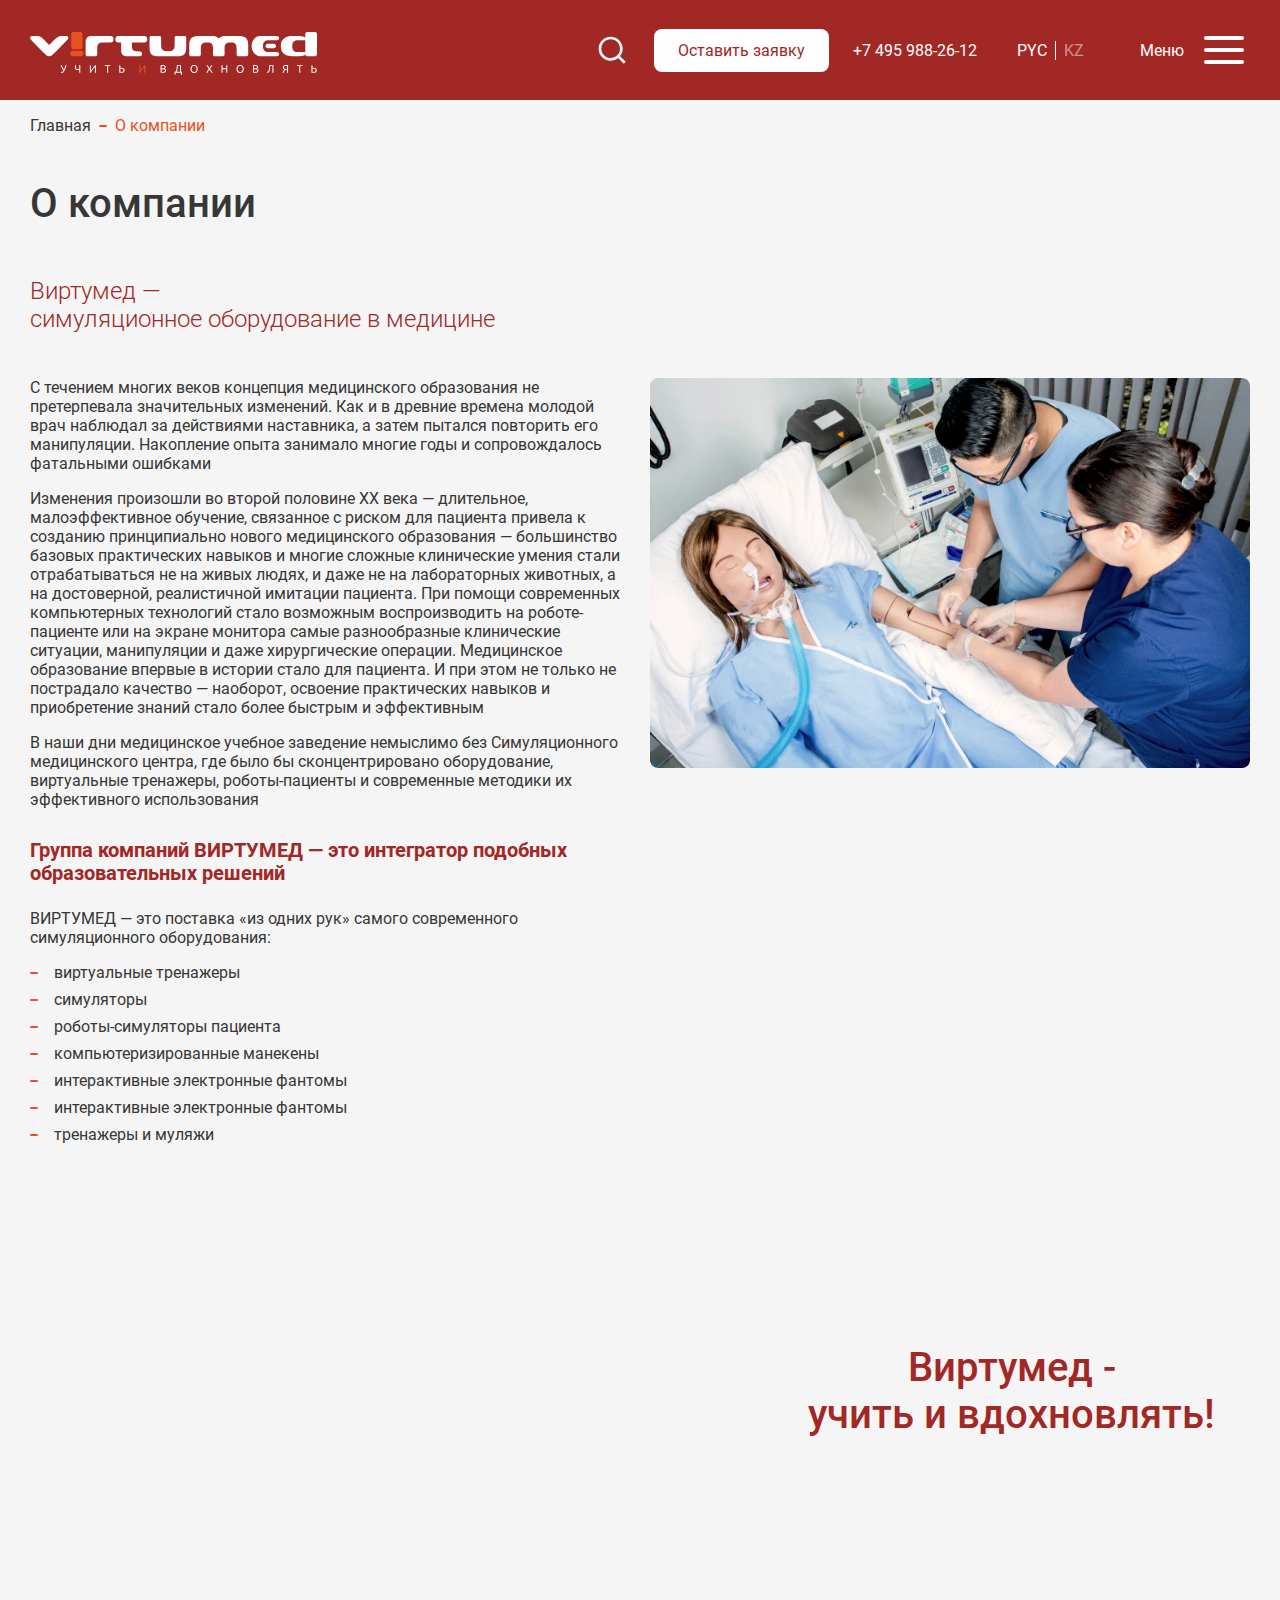
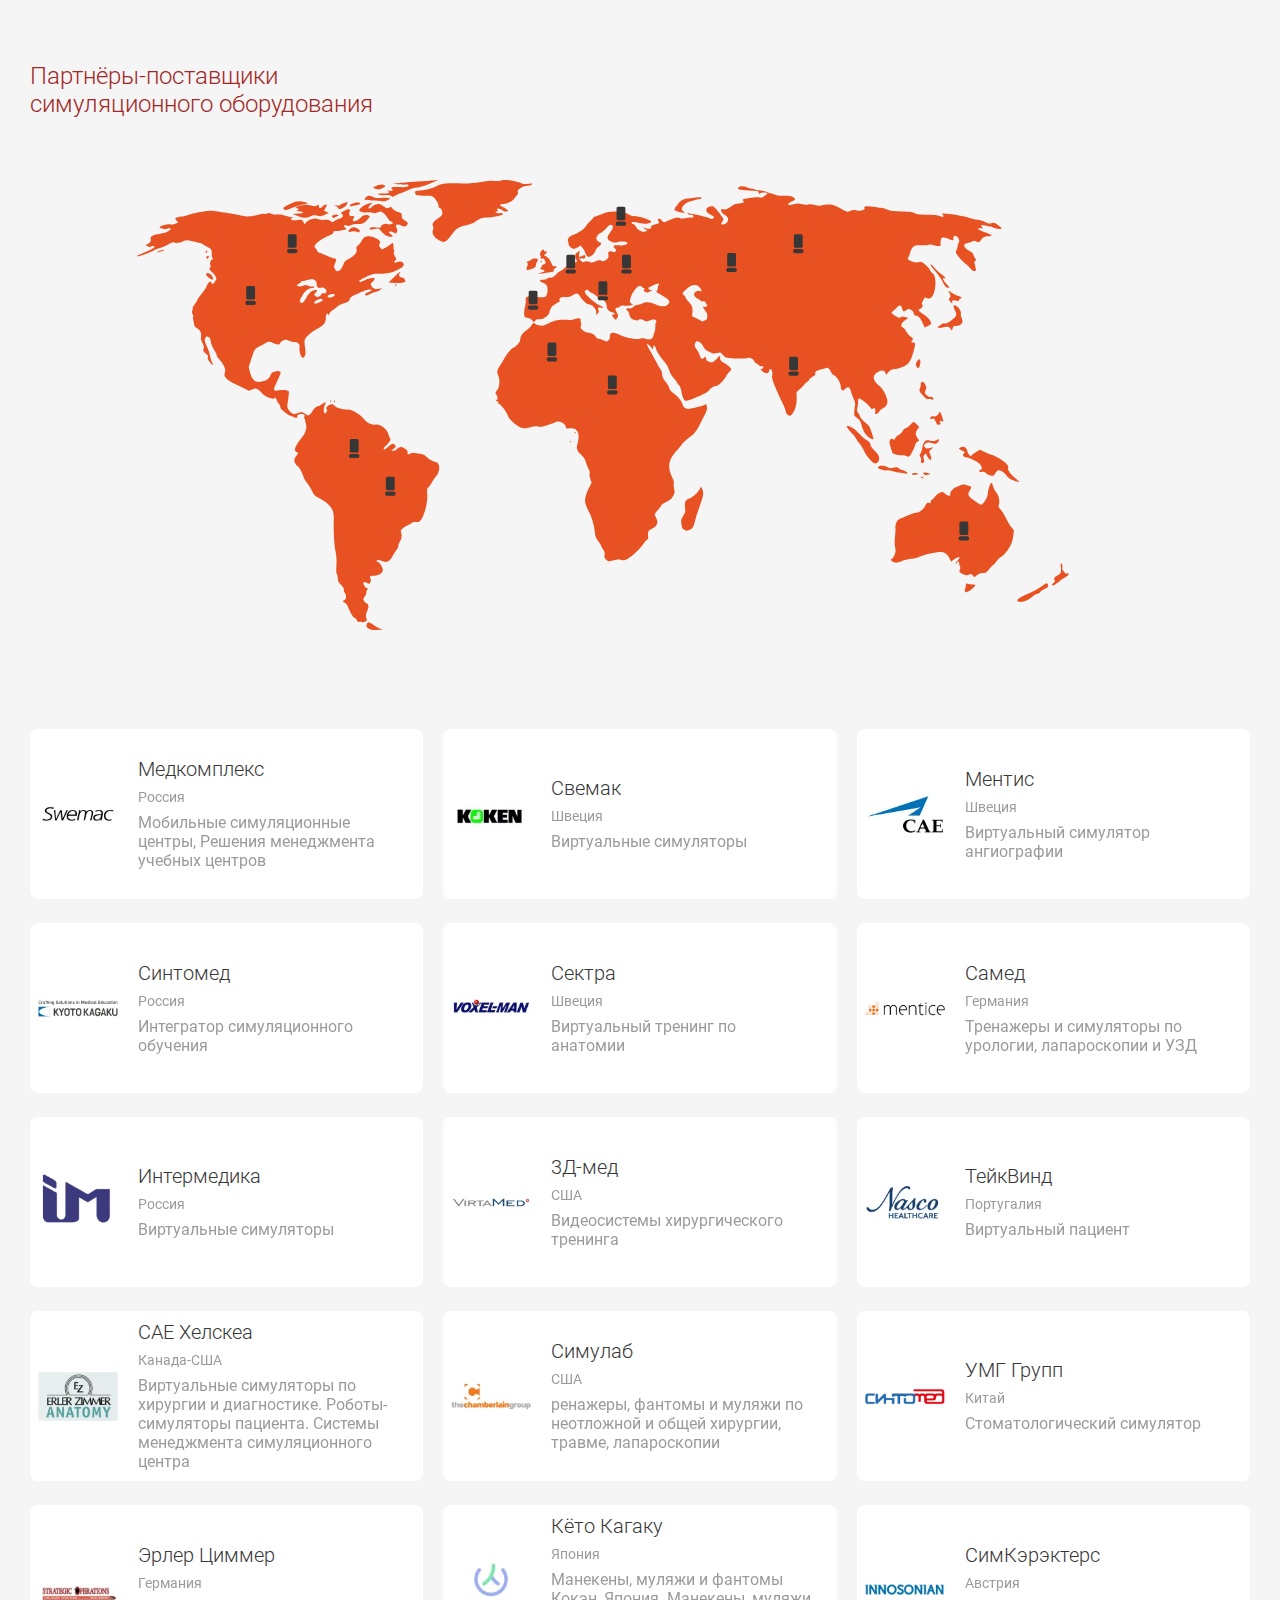
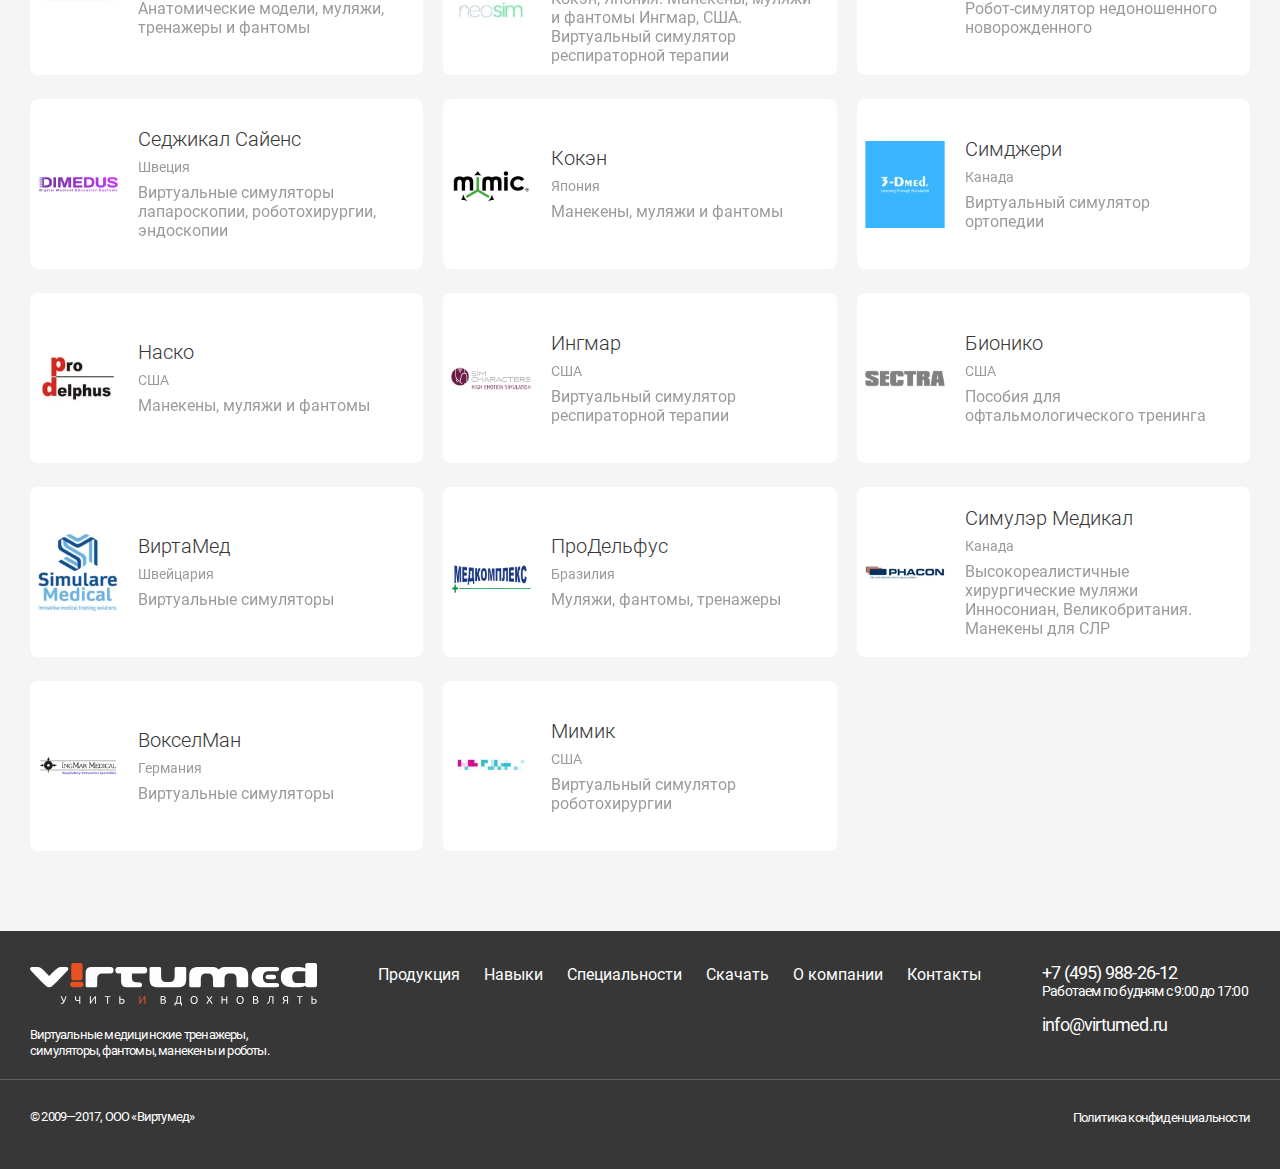
<file: o-kompanii.html>
<!DOCTYPE html>
<html lang="ru">

<head>
    <meta http-equiv="Content-Type" content="text/html; charset=UTF-8">
    <meta http-equiv="X-UA-Compatible" content="IE=edge">
    <meta name="viewport" content="width=device-width, initial-scale=1.0">
    <meta name="keywords"
        content="виртумед, virtumed, виртуальный симулятор, симуляционный центр, виртуальный тренажер, портативный эндоскоп, медицинское обучающее оборудование, симуляционное оборудование в медицине, виртуальное моделирование,">
    <meta name="description"
    content="Компания 'ВИРТУМЕД' c 2002 года занимается комплексным оснащением медицинских учебных учреждений симуляционным оборудованием ведущих мировых производителей. 'ВИРТУМЕД' организует комплексные поставки 'под ключ' и реализует проекты симуляционных центров от концепции архитектурных чертежей, до установки, обучения, гарантийного послегарантийного ремонта. Инженеры компании обеспечивают бесплатные учебные семинары для клиентов по работе эксплуатации симуляционного оборудования. Медицинские тренажеры, медицинские манекены, пособия: анатомические биологические модели, муляжи, виртуальные симуляторы.">
    <title>Виртумед </title>
    <link rel="icon"  href="img/icons/favicon.ico">
    <meta name="theme-color" content="#000">
    <noscript>
        <div>Ваш браузер не поддерживает скрипты!</div>
    </noscript>
    <!-- CSS Fancybox -->
    <link rel="stylesheet" href="css/fancybox.min.css">
    <!-- CSS Custom -->
     <link rel="stylesheet" href="css/style.min.css">
    <link rel="stylesheet" href="css/custom.css">
    <link rel="stylesheet" href="css/eFilter.css">
    <!---->
    <meta property="og:url" content="https://virtumed.ru/kontakty.html">
    <meta property="og:type" content="website">
    <meta property="og:title" content="Виртумед">
    <meta property="og:image"
        content="https://virtumed.ru/assets/cache/images/assets/snippets/phpthumb/noimage-627x495-f94.png">
    <meta property="og:description"
    content="Компания 'ВИРТУМЕД' c 2002 года занимается комплексным оснащением медицинских учебных учреждений симуляционным оборудованием ведущих мировых производителей. 'ВИРТУМЕД' организует комплексные поставки 'под ключ' и реализует проекты симуляционных центров от концепции архитектурных чертежей, до установки, обучения, гарантийного послегарантийного ремонта. Инженеры компании обеспечивают бесплатные учебные семинары для клиентов по работе эксплуатации симуляционного оборудования. Медицинские тренажеры, медицинские манекены, пособия: анатомические биологические модели, муляжи, виртуальные симуляторы.">
</head>

<body>
    <object style="display: none" class="sprite" type="image/svg+xml" data="../img/iconsprite/sprite.svg" title="Ваш браузер не поддерживает SVG"></object>
    <!-- header -->
    <header class="header">
    <div class=" container header__container">
        <a href="main.html" class="logo header__logo" aria-label="Лого">
            <svg width="287" height="43" viewBox="0 0 287 43" fill="none" xmlns="http://www.w3.org/2000/svg">
                <mask id="mask0_365_1230" style="mask-type:luminance" maskUnits="userSpaceOnUse" x="0" y="0" width="287"
                    height="43">
                    <path d="M287 0H0V43H287V0Z" fill="white" />
                </mask>
                <g mask="url(#mask0_365_1230)">
                    <path fill-rule="evenodd" clip-rule="evenodd"
                        d="M19.1986 13.0013L19.1815 13.0174L19.1644 13.0013V13.0158C16.2348 10.3702 11.852 4.18836 7.83111 4.05974C6.12621 4.00511 4.28842 3.97053 2.56779 4.01133C2.04104 4.02355 1.48467 3.98874 1.02197 4.29117C0.428902 4.6782 -0.00986036 5.28374 0.000168494 6.0306C0.00996942 6.7348 0.421608 7.05106 0.848975 7.53721C2.61064 9.5408 5.53792 12.5972 9.6746 16.6696C11.0756 18.0485 12.546 19.6074 13.9111 20.9548C16.0203 23.0378 17.4887 24.3157 19.1815 24.2075C20.8744 24.3157 22.3426 23.0378 24.4519 20.9548C25.8167 19.6074 27.2871 18.0485 28.6884 16.6696C32.825 12.5968 35.7527 9.5408 37.5141 7.53721C37.9416 7.05129 38.3533 6.7348 38.3629 6.0306C38.3729 5.28374 37.9519 4.64961 37.3415 4.29117C36.7721 3.95647 36.2773 3.98459 35.604 3.98667C34.0335 3.99289 32.2804 3.92926 30.7112 3.9793C29.9671 4.00303 29.0312 4.31561 28.2733 4.69296C24.9383 6.35676 21.5859 10.8602 19.1986 13.016V13.0013ZM287 20.4153V20.6449V22.0206C287 23.1957 286.201 24.1576 285.224 24.1576H277.067C276.279 24.1576 275.607 23.5333 275.377 22.6755C274.198 23.3961 272.144 24.2268 269.156 24.1832C266.84 24.1832 265.243 24.1832 262.927 24.1832H262.311C256.63 24.1832 251.196 22.0347 250.855 15.2174L250.854 15.2102V15.2031L250.853 15.1671L250.852 15.1594V15.156L250.851 15.1447V15.1374L250.85 15.124V15.1226L250.849 15.1155V15.1129L250.848 15.0788V15.0724H250.84V15.0698V14.7619V14.7591V13.4254V13.4228V13.1151V13.1123H250.848V13.1052L250.849 13.072V13.069L250.85 13.0616L250.851 13.0476V13.04L250.852 13.0291V13.0249L250.853 13.018L250.854 12.9821V12.9745L250.855 12.9673C251.196 6.15 256.63 4.00211 262.311 4.00211H262.927C265.243 4.00211 266.84 4.00211 269.156 4.00211C272.072 3.9597 274.099 4.75035 275.29 5.45779V3.74278V2.25277V2.13706C275.29 0.961688 276.09 0 277.067 0H285.224C286.202 0 287 0.961688 287 2.13706V2.25277V3.74278V9.11435V9.22984V10.7201V15.0433V20.4153ZM275.289 20.0509V15.0433V10.7201V9.22984V9.11435V8.13492H266.963C265.081 8.08674 263.818 9.12749 262.999 10.44C262.502 11.2383 262.34 11.9024 262.279 12.6472L262.277 12.6677L262.276 12.6863V12.6882L262.273 12.7094L262.271 12.7382L262.27 12.7684L262.269 12.7709L262.268 12.7914L262.267 12.7979L262.266 12.8127V12.8198L262.262 12.8966L262.26 12.9113V12.9177C262.253 13.0362 262.249 13.1582 262.245 13.2827V13.2891L262.243 13.3216V13.3309L262.241 13.3532V13.3748V13.3827V13.3972L262.239 13.4203V13.4427L262.238 13.4433L262.237 13.5023V13.5049L262.236 13.5114V13.5344L262.232 13.6981L262.231 13.7218L262.227 13.8834V13.8887V13.8905L262.226 13.9149L262.222 14.0219L262.221 14.0387L262.22 14.0863V14.0895V14.0934V14.097L262.226 14.2678L262.227 14.2923V14.2942V14.2999L262.231 14.4604L262.232 14.4848V14.4887L262.236 14.6477V14.6715L262.237 14.6779V14.68L262.239 14.7621L262.24 14.7845V14.8004L262.241 14.8075V14.8301V14.8532L262.243 14.8617L262.244 14.8949V14.8992C262.248 15.0244 262.253 15.1463 262.26 15.2655V15.2712L262.261 15.2867L262.266 15.3637V15.3709L262.267 15.3849V15.3914L262.269 15.4128V15.4146L262.271 15.4448L262.273 15.4751L262.276 15.4954V15.4972L262.277 15.5161L262.279 15.5371C262.34 16.2821 262.501 16.946 262.998 17.7442C263.818 19.0576 265.081 20.0982 266.963 20.0503L275.289 20.0509ZM237.728 11.818H243.865C245.074 11.818 246.062 12.8422 246.062 14.0938C246.062 15.3462 245.072 16.3703 243.865 16.3703H237.728C236.52 16.3703 235.531 15.3462 235.531 14.0938C235.531 12.8422 236.52 11.818 237.728 11.818ZM230.07 4.00257H233.074H233.691H246.365C250.293 4.00257 249.767 8.13538 246.583 8.13538H237.727C235.845 8.0872 234.582 9.12795 233.764 10.4405C232.972 11.7085 233.032 12.6373 232.984 14.0911V14.095C233.032 15.5488 232.972 16.4799 233.764 17.7474C234.582 19.0602 235.845 20.1009 237.727 20.0527H246.583C249.767 20.0527 250.293 24.1858 246.365 24.1858H233.691H233.074H230.07C225.449 24.1858 221.78 19.411 221.611 15.0728H221.603V14.7623V13.4258V13.1155H221.611C221.78 8.77712 225.449 4.00257 230.07 4.00257ZM168.637 4.00833H169.158C169.489 3.99612 169.86 4.00764 170.251 4.00833H182.495H182.563C182.954 4.00764 183.323 3.99612 183.654 4.00833C185.215 4.00833 187.888 5.49397 188.777 6.4824C189.447 5.65118 191.911 4.00257 194.031 4.00833H194.086H207.415C207.805 4.00718 208.175 3.99634 208.507 4.00833H208.916C214.742 4.00833 218.189 6.05181 218.189 12.5425V20.709V21.7201V22.7313C218.189 23.553 217.525 24.2252 216.712 24.2252H208.107C207.294 24.2252 206.629 23.553 206.629 22.7313V21.7201V20.709V16.7768H206.622V16.5504C206.622 14.5029 206.279 10.972 202.353 10.5855H198.809C195.497 10.9119 194.735 13.4761 194.577 15.4995V20.709V21.7201V22.7313C194.577 23.553 193.913 24.2252 193.1 24.2252H193.055H184.495H184.451C183.637 24.2252 182.973 23.553 182.973 22.7313V21.7201V20.709V15.5071C182.817 13.4823 182.058 10.9119 178.743 10.5855H175.085C171.159 10.972 170.816 14.5037 170.816 16.5504V16.7768H170.809V20.709V21.7201V22.7313C170.809 23.553 170.144 24.2252 169.331 24.2252H160.726C159.914 24.2252 159.249 23.553 159.249 22.7313V21.7201V20.709V12.5425C159.249 6.05181 162.812 4.00833 168.638 4.00833H168.637ZM128.011 24.2192H128.628H129.883C130.215 24.2321 130.585 24.2206 130.976 24.2192H144.727H144.794C145.185 24.2206 145.555 24.2321 145.886 24.2192H147.143H147.76C153.585 24.2192 156.226 22.1764 156.226 15.6858V7.51854V6.50775V5.49697C156.226 4.6752 155.561 4.00257 154.748 4.00257H146.144C145.33 4.00257 144.666 4.6752 144.666 5.49697V6.50775V7.51854V12.894H144.659V13.1204C144.659 15.1675 144.315 18.6988 140.391 19.085H135.381C131.456 18.6988 131.112 15.1675 131.112 13.1204V12.894H131.105V7.51854V6.50775V5.49697C131.105 4.6752 130.44 4.00257 129.627 4.00257H121.023C120.21 4.00257 119.545 4.6752 119.545 5.49697V6.50775V7.51854V15.6858C119.545 22.1764 122.184 24.2192 128.011 24.2192ZM96.267 24.2192H99.1065H99.6898H109.944C112.579 24.2192 112.971 19.5934 109.944 19.3964L106.987 19.2036H106.129C101.58 19.2036 101.924 15.5465 101.924 13.4779V10.4587H106.957H114.543C116.005 10.4587 117.202 9.30222 117.202 7.88874V6.57229C117.202 5.15904 116.005 4.00257 114.543 4.00257H106.957H95.6778H88.0933C86.6302 4.00257 85.434 5.15904 85.434 6.57229V7.88874C85.434 9.30222 86.6306 10.4587 88.0933 10.4587H91.1049V17.756C91.1049 20.0908 91.5014 24.2192 96.267 24.2192ZM61.1104 4.00257H64.1147H64.7315H80.8306C82.2929 4.00257 83.4896 5.15881 83.4896 6.57229V7.88874C83.4896 9.30222 82.2931 10.4587 80.8306 10.4587H71.4846C67.5594 10.8446 67.2166 14.3762 67.2166 16.4233V16.6499H67.209V20.7032V21.7142V22.7249C67.209 23.5472 66.5441 24.219 65.7316 24.219H57.1268C56.3139 24.219 55.6492 23.5472 55.6492 22.7249V21.7142V20.7032V10.6277C55.6492 8.23404 56.0686 4.00257 61.1104 4.00257Z"
                        fill="#FEFEFE" />
                    <path fill-rule="evenodd" clip-rule="evenodd"
                        d="M42.945 18.8743H50.7967C52.3436 18.8743 53.6088 20.0599 53.6088 21.5086C53.6088 22.9573 52.3434 24.1431 50.7967 24.1431H42.945C41.3981 24.1431 40.1328 22.9575 40.1328 21.5086C40.1328 20.0601 41.3983 18.8743 42.945 18.8743ZM52.4948 13.4525V13.6827V15.0578C52.4948 16.2338 51.7275 17.1951 50.7887 17.1951H42.9532C42.0146 17.1951 41.2471 16.2338 41.2471 15.0578V13.6827V13.4525V3.75795V2.2677V2.15222C41.2471 0.976849 42.0146 0.015625 42.9532 0.015625H50.7887C51.7275 0.015625 52.4948 0.976849 52.4948 2.15222V2.2677V3.75795V13.4525Z"
                        fill="#E85222" />
                    <path
                        d="M34.5943 38.4127C34.4496 38.7495 34.2993 39.066 34.1437 39.3625C33.988 39.6588 33.8036 39.9171 33.59 40.1365C33.3764 40.356 33.1196 40.5281 32.8191 40.6526C32.5189 40.7768 32.148 40.8393 31.7066 40.8393C31.6198 40.8393 31.5293 40.8338 31.4351 40.8227C31.3413 40.8117 31.2506 40.7972 31.164 40.7789C31.0771 40.7607 31.0012 40.7404 30.9358 40.7186C30.8708 40.6967 30.8236 40.6747 30.7947 40.6528L30.9793 39.7525C31.0732 39.7891 31.1872 39.8256 31.3212 39.8622C31.4552 39.8988 31.5945 39.9173 31.7393 39.9173C31.9562 39.9173 32.1464 39.8899 32.3093 39.835C32.4721 39.7799 32.6187 39.7031 32.7488 39.6042C32.8791 39.5055 32.9949 39.3848 33.0961 39.2419C33.1975 39.0992 33.2951 38.9399 33.3892 38.7642C33.0708 38.2447 32.7707 37.7267 32.4882 37.2109C32.2058 36.6947 31.9455 36.1955 31.7066 35.7123C31.4678 35.2292 31.2506 34.77 31.0552 34.3344C30.8599 33.8989 30.6862 33.498 30.5342 33.1322H31.7283C31.9672 33.7691 32.2729 34.4791 32.6455 35.2621C33.0181 36.0451 33.4326 36.8651 33.8886 37.7215C34.1781 37.0553 34.4548 36.3215 34.719 35.5201C34.9831 34.7188 35.2309 33.9226 35.4625 33.1322H36.6023C36.436 33.6592 36.2693 34.1553 36.1029 34.6199C35.9366 35.0848 35.7699 35.5312 35.6036 35.9592C35.4372 36.3875 35.2705 36.8047 35.1042 37.2109C34.9378 37.617 34.768 38.0176 34.5943 38.4127ZM46.0571 35.3278C46.0571 35.6353 46.0842 35.9043 46.1384 36.1349C46.1927 36.3656 46.2868 36.5558 46.4208 36.7058C46.5546 36.8559 46.7355 36.9675 46.9635 37.0408C47.1914 37.1138 47.4791 37.1504 47.8265 37.1504C47.9639 37.1504 48.1032 37.1452 48.2445 37.1341C48.3856 37.123 48.5212 37.1101 48.6515 37.0956C48.7817 37.0811 48.8975 37.0626 48.9987 37.0408C49.1001 37.0189 49.1833 37.0006 49.2485 36.9856V33.1322H50.3016V40.7404H49.2485V37.9081C49.1111 37.9448 48.8993 37.9812 48.6135 38.0179C48.3274 38.0545 48.0218 38.0727 47.696 38.0727C47.1461 38.0727 46.6975 38.0089 46.3501 37.8807C46.0028 37.7525 45.7296 37.5696 45.5306 37.3319C45.3316 37.094 45.1957 36.8049 45.1235 36.4645C45.0512 36.124 45.0147 35.7455 45.0147 35.3281V33.1324H46.0568L46.0571 35.3278ZM59.8647 40.7404V33.1322H60.8961V38.7642C61.1277 38.3763 61.4117 37.9338 61.7483 37.4359C62.085 36.9381 62.4431 36.4313 62.8231 35.9152C63.203 35.3991 63.5866 34.8979 63.9736 34.4111C64.3609 33.9243 64.7246 33.498 65.0647 33.132H65.9008V40.7402H64.8694V34.8009C64.6668 35.0351 64.4459 35.3057 64.207 35.6132C63.9682 35.9207 63.722 36.248 63.4687 36.5958C63.2155 36.9435 62.9605 37.304 62.7034 37.6772C62.4465 38.0504 62.1988 38.4183 61.9598 38.7807C61.721 39.143 61.4985 39.4924 61.2923 39.829C61.0858 40.1658 60.9031 40.4696 60.7439 40.7402L59.8647 40.7404ZM80.4898 33.1322V34.0544H78.1232V40.7404H77.0702V34.0544H74.7036V33.1322H80.4898ZM94.6449 38.3581C94.6449 39.1778 94.3517 39.7926 93.7655 40.2024C93.1793 40.6123 92.3542 40.8172 91.2904 40.8172C90.9866 40.8172 90.6536 40.8045 90.2918 40.7789C89.9299 40.7533 89.5972 40.7037 89.2931 40.6304V33.1322H90.3462V35.899C90.4908 35.8843 90.6374 35.8751 90.7858 35.8716C90.9342 35.8679 91.0808 35.866 91.2254 35.866C93.505 35.866 94.6449 36.6966 94.6449 38.3581ZM93.5376 38.3581C93.5376 38.0506 93.4794 37.7945 93.3639 37.5896C93.248 37.3847 93.0872 37.2235 92.8807 37.1065C92.6744 36.9896 92.4285 36.9071 92.1425 36.8593C91.8566 36.8118 91.54 36.7878 91.1926 36.7878C91.0552 36.7878 90.9159 36.7878 90.7746 36.7878C90.6336 36.7878 90.4906 36.7953 90.3458 36.81V39.8508C90.4763 39.8655 90.6226 39.8748 90.7856 39.8784C90.9483 39.882 91.1455 39.8836 91.3772 39.8836C91.6594 39.8836 91.9309 39.8617 92.1915 39.8179C92.4522 39.7741 92.6817 39.6935 92.8807 39.5764C93.0799 39.4592 93.239 39.3037 93.3584 39.1098C93.4779 38.9159 93.5376 38.6655 93.5376 38.3581ZM132.616 40.8063C132.465 40.8063 132.3 40.8026 132.122 40.7953C131.945 40.7879 131.767 40.7771 131.59 40.7623C131.412 40.7478 131.237 40.7293 131.064 40.7075C130.89 40.6856 130.731 40.6563 130.586 40.6197V33.2422C130.731 33.2055 130.89 33.1765 131.064 33.1543C131.237 33.1322 131.412 33.114 131.59 33.0993C131.767 33.0848 131.943 33.0737 132.117 33.0663C132.29 33.0589 132.453 33.0552 132.605 33.0552C133.04 33.0552 133.447 33.0882 133.826 33.1541C134.207 33.2198 134.535 33.3316 134.815 33.4888C135.093 33.6463 135.312 33.8528 135.471 34.1092C135.63 34.3652 135.71 34.6801 135.71 35.0533C135.71 35.4705 135.612 35.8128 135.417 36.0797C135.222 36.3469 134.96 36.5463 134.635 36.6782C135.076 36.81 135.428 37.0186 135.689 37.3037C135.949 37.5894 136.079 37.9918 136.079 38.5114C136.079 39.2725 135.802 39.8454 135.248 40.2297C134.695 40.6139 133.818 40.8063 132.616 40.8063ZM131.628 37.1945V39.8732C131.708 39.8806 131.801 39.8878 131.911 39.8951C132.004 39.9025 132.115 39.908 132.241 39.9118C132.368 39.9154 132.515 39.9173 132.681 39.9173C132.992 39.9173 133.287 39.897 133.566 39.8569C133.844 39.8165 134.089 39.7453 134.298 39.6427C134.509 39.5402 134.677 39.3977 134.803 39.2147C134.93 39.0317 134.993 38.8009 134.993 38.5229C134.993 38.2742 134.946 38.0638 134.852 37.8915C134.758 37.7195 134.622 37.5825 134.445 37.4798C134.267 37.3775 134.056 37.3042 133.81 37.2604C133.564 37.2167 133.289 37.1947 132.985 37.1947L131.628 37.1945ZM131.628 36.3382H132.736C132.996 36.3382 133.242 36.3199 133.473 36.2832C133.705 36.2467 133.906 36.1807 134.076 36.0858C134.246 35.9905 134.38 35.866 134.478 35.7125C134.576 35.5588 134.625 35.365 134.625 35.1305C134.625 34.9111 134.574 34.7262 134.473 34.5761C134.372 34.4261 134.231 34.3052 134.055 34.2138C133.877 34.1223 133.669 34.0544 133.43 34.0107C133.192 33.9669 132.938 33.945 132.67 33.945C132.402 33.945 132.192 33.9487 132.04 33.9561C131.888 33.9634 131.751 33.9742 131.628 33.989V36.3382ZM145.501 40.7404V42.7714H144.503V39.8292H145.295C145.663 39.4048 145.947 38.9346 146.147 38.4185C146.346 37.9024 146.49 37.3573 146.581 36.7826C146.671 36.2081 146.726 35.6134 146.743 34.9986C146.761 34.3837 146.774 33.7617 146.782 33.1322H151.037V39.8292H151.982V42.7714H150.982V40.7404H145.501ZM147.814 34.0435C147.791 34.5266 147.768 35.0187 147.743 35.5201C147.717 36.0215 147.663 36.5191 147.58 37.0131C147.497 37.507 147.376 37.9921 147.216 38.4679C147.057 38.9433 146.833 39.3973 146.544 39.829H149.984V34.0432L147.814 34.0435ZM160.502 36.9308C160.502 36.2796 160.599 35.7047 160.79 35.2073C160.983 34.7097 161.243 34.2943 161.573 33.9611C161.901 33.6283 162.285 33.3775 162.723 33.2092C163.161 33.0409 163.625 32.9565 164.117 32.9565C164.603 32.9565 165.06 33.0409 165.491 33.2092C165.921 33.3775 166.3 33.6283 166.625 33.9611C166.951 34.2943 167.21 34.7097 167.402 35.2073C167.593 35.705 167.689 36.2796 167.689 36.9308C167.689 37.5823 167.593 38.1569 167.402 38.6546C167.21 39.1522 166.951 39.5676 166.625 39.9004C166.3 40.2335 165.921 40.4841 165.491 40.6526C165.06 40.8209 164.603 40.905 164.117 40.905C163.625 40.905 163.161 40.8206 162.723 40.6526C162.285 40.4843 161.901 40.2335 161.573 39.9004C161.243 39.5674 160.983 39.152 160.79 38.6546C160.599 38.1569 160.502 37.5823 160.502 36.9308ZM161.61 36.9308C161.61 37.392 161.668 37.8109 161.784 38.188C161.899 38.5649 162.064 38.8851 162.277 39.1485C162.491 39.4122 162.752 39.6151 163.06 39.7577C163.367 39.9004 163.713 39.9719 164.096 39.9719C164.48 39.9719 164.823 39.9004 165.127 39.7577C165.431 39.6151 165.691 39.412 165.904 39.1485C166.117 38.8851 166.282 38.5649 166.398 38.188C166.513 37.8109 166.572 37.392 166.572 36.9308C166.572 36.4697 166.513 36.0507 166.398 35.6738C166.282 35.2969 166.117 34.9768 165.904 34.7131C165.691 34.4496 165.431 34.2465 165.127 34.1038C164.823 33.9611 164.48 33.8899 164.096 33.8899C163.713 33.8899 163.367 33.9611 163.06 34.1038C162.752 34.2465 162.491 34.4498 162.277 34.7131C162.064 34.9768 161.9 35.2967 161.784 35.6738C161.668 36.0507 161.61 36.4697 161.61 36.9308ZM181.464 40.7404C181.356 40.521 181.226 40.2776 181.074 40.0104C180.922 39.7432 180.755 39.465 180.574 39.176C180.394 38.8867 180.205 38.5978 180.01 38.3085C179.814 38.0195 179.626 37.7471 179.445 37.4907C179.265 37.7471 179.077 38.0197 178.881 38.3085C178.685 38.5978 178.499 38.8867 178.322 39.176C178.144 39.4652 177.977 39.7432 177.822 40.0104C177.667 40.2776 177.534 40.5208 177.426 40.7404H176.264C176.59 40.0962 176.968 39.4413 177.399 38.7753C177.83 38.1093 178.287 37.425 178.771 36.7224L176.362 33.1324H177.578L179.434 35.9649L181.268 33.1324H182.474L180.108 36.6786C180.6 37.3886 181.062 38.0801 181.497 38.7535C181.931 39.4268 182.314 40.0891 182.647 40.7406L181.464 40.7404ZM196.227 33.1322H197.281V40.7404H196.227V37.2272H192.548V40.7404H191.494V33.1322H192.548V36.3052H196.227V33.1322ZM206.539 36.9308C206.539 36.2796 206.636 35.7047 206.827 35.2073C207.019 34.7097 207.28 34.2943 207.609 33.9611C207.938 33.6283 208.322 33.3775 208.76 33.2092C209.198 33.0409 209.662 32.9565 210.154 32.9565C210.639 32.9565 211.097 33.0409 211.528 33.2092C211.958 33.3775 212.337 33.6283 212.662 33.9611C212.988 34.2943 213.247 34.7097 213.439 35.2073C213.63 35.705 213.726 36.2796 213.726 36.9308C213.726 37.5823 213.63 38.1569 213.439 38.6546C213.247 39.1522 212.988 39.5676 212.662 39.9004C212.337 40.2335 211.958 40.4841 211.528 40.6526C211.097 40.8209 210.639 40.905 210.154 40.905C209.662 40.905 209.198 40.8206 208.76 40.6526C208.322 40.4843 207.938 40.2335 207.609 39.9004C207.28 39.5674 207.019 39.152 206.827 38.6546C206.636 38.1569 206.539 37.5823 206.539 36.9308ZM207.647 36.9308C207.647 37.392 207.705 37.8109 207.821 38.188C207.936 38.5649 208.101 38.8851 208.314 39.1485C208.528 39.4122 208.789 39.6151 209.097 39.7577C209.404 39.9004 209.749 39.9719 210.133 39.9719C210.517 39.9719 210.86 39.9004 211.164 39.7577C211.468 39.6151 211.727 39.412 211.94 39.1485C212.154 38.8851 212.319 38.5649 212.434 38.188C212.55 37.8109 212.608 37.392 212.608 36.9308C212.608 36.4697 212.55 36.0507 212.434 35.6738C212.319 35.2969 212.154 34.9768 211.94 34.7131C211.727 34.4496 211.468 34.2465 211.164 34.1038C210.86 33.9611 210.517 33.8899 210.133 33.8899C209.749 33.8899 209.404 33.9611 209.097 34.1038C208.789 34.2465 208.528 34.4498 208.314 34.7131C208.101 34.9768 207.937 35.2967 207.821 35.6738C207.705 36.0507 207.647 36.4697 207.647 36.9308ZM225.016 40.8061C224.864 40.8061 224.699 40.8024 224.521 40.795C224.344 40.7877 224.166 40.7768 223.989 40.7621C223.812 40.7476 223.637 40.7291 223.463 40.7072C223.289 40.6854 223.13 40.656 222.985 40.6195V33.242C223.13 33.2053 223.289 33.1763 223.463 33.1541C223.637 33.132 223.812 33.1138 223.989 33.099C224.166 33.0845 224.342 33.0734 224.516 33.0661C224.689 33.0587 224.852 33.055 225.004 33.055C225.439 33.055 225.846 33.088 226.225 33.1539C226.606 33.2196 226.935 33.3314 227.214 33.4886C227.492 33.646 227.711 33.8526 227.871 34.1089C228.029 34.365 228.109 34.6799 228.109 35.053C228.109 35.4703 228.011 35.8126 227.817 36.0795C227.621 36.3467 227.361 36.5461 227.034 36.678C227.476 36.8098 227.827 37.0184 228.088 37.3035C228.348 37.5891 228.479 37.9916 228.479 38.5112C228.479 39.2723 228.201 39.8451 227.648 40.2293C227.094 40.6137 226.217 40.8061 225.016 40.8061ZM224.027 37.1943V39.873C224.107 39.8804 224.201 39.8875 224.31 39.8949C224.403 39.9023 224.514 39.9078 224.64 39.9115C224.768 39.9152 224.914 39.9171 225.081 39.9171C225.392 39.9171 225.686 39.8967 225.965 39.8566C226.243 39.8163 226.488 39.7451 226.698 39.6425C226.908 39.54 227.076 39.3975 227.202 39.2144C227.329 39.0315 227.392 38.8007 227.392 38.5227C227.392 38.2739 227.346 38.0635 227.251 37.8913C227.158 37.7193 227.022 37.5822 226.844 37.4796C226.668 37.3773 226.455 37.3039 226.209 37.2602C225.964 37.2163 225.689 37.1945 225.385 37.1945L224.027 37.1943ZM224.027 36.338H225.135C225.395 36.338 225.642 36.3197 225.874 36.283C226.104 36.2464 226.305 36.1805 226.475 36.0855C226.645 35.9903 226.779 35.8658 226.877 35.7123C226.975 35.5586 227.024 35.3648 227.024 35.1303C227.024 34.9108 226.973 34.726 226.872 34.5759C226.771 34.4259 226.631 34.305 226.454 34.2135C226.276 34.1221 226.068 34.0542 225.83 34.0105C225.591 33.9666 225.338 33.9448 225.07 33.9448C224.802 33.9448 224.592 33.9484 224.44 33.9559C224.288 33.9632 224.15 33.974 224.027 33.9888V36.338ZM240.234 34.0435C240.22 34.4535 240.205 34.8505 240.191 35.2347C240.177 35.6192 240.154 35.9923 240.126 36.3547C240.097 36.7171 240.053 37.07 239.996 37.4141C239.938 37.7581 239.858 38.0948 239.757 38.424C239.656 38.7535 239.53 39.0625 239.383 39.3518C239.234 39.6409 239.049 39.8935 238.829 40.1093C238.608 40.3252 238.347 40.4991 238.047 40.6308C237.747 40.7625 237.394 40.8359 236.989 40.8504L236.87 39.9281C237.376 39.8693 237.769 39.7084 238.048 39.4449C238.326 39.1812 238.556 38.7787 238.736 38.2374C238.939 37.6226 239.067 36.8815 239.122 36.0143C239.176 35.1469 239.203 34.1863 239.203 33.1322H243.47V40.7404H242.416V34.0435H240.234ZM255.952 33.9885C255.678 33.9885 255.415 34.0105 255.166 34.0542C254.916 34.0983 254.694 34.1751 254.498 34.285C254.302 34.3947 254.147 34.5447 254.031 34.7349C253.916 34.9254 253.857 35.1632 253.857 35.4486C253.857 35.9903 254.029 36.3654 254.374 36.5739C254.717 36.7826 255.233 36.8867 255.92 36.8867H257.006V34.0213C256.926 34.0213 256.832 34.0176 256.724 34.0103C256.629 34.0028 256.519 33.9976 256.392 33.9939C256.266 33.9902 256.119 33.9883 255.953 33.9883L255.952 33.9885ZM256.039 33.0554C256.191 33.0554 256.354 33.0591 256.528 33.0665C256.702 33.0739 256.877 33.0847 257.054 33.0995C257.232 33.114 257.407 33.1324 257.581 33.1546C257.755 33.1765 257.913 33.2057 258.059 33.2424V40.7406H257.006V37.7654H256.104C256.003 37.7654 255.897 37.7636 255.784 37.76C255.673 37.7562 255.522 37.7435 255.334 37.7217C255.204 37.8971 255.062 38.1022 254.91 38.3365C254.758 38.5706 254.606 38.8196 254.454 39.0831C254.302 39.3466 254.153 39.6211 254.004 39.9064C253.855 40.192 253.72 40.4703 253.597 40.7408H252.489C252.605 40.4553 252.743 40.159 252.901 39.8516C253.061 39.544 253.226 39.2515 253.396 38.9733C253.566 38.6953 253.73 38.4374 253.885 38.1995C254.04 37.9614 254.176 37.7659 254.292 37.6122C254.125 37.561 253.952 37.4877 253.771 37.3927C253.589 37.2975 253.423 37.1657 253.271 36.9977C253.119 36.8293 252.994 36.619 252.896 36.3662C252.798 36.1136 252.751 35.8116 252.751 35.4603C252.751 35.0653 252.826 34.7174 252.978 34.4174C253.13 34.1174 253.349 33.8666 253.635 33.6654C253.921 33.4642 254.266 33.3123 254.671 33.2097C255.076 33.107 255.532 33.0554 256.039 33.0554ZM272.648 33.1322V34.0544H270.281V40.7404H269.229V34.0544H266.861V33.1322H272.648ZM286.803 38.3581C286.803 39.1778 286.51 39.7926 285.923 40.2024C285.338 40.6123 284.512 40.8172 283.449 40.8172C283.145 40.8172 282.811 40.8045 282.45 40.7789C282.088 40.7533 281.756 40.7037 281.452 40.6304V33.1322H282.504V35.899C282.648 35.8843 282.795 35.8751 282.944 35.8716C283.092 35.8679 283.238 35.866 283.383 35.866C285.663 35.866 286.804 36.6968 286.804 38.3583L286.803 38.3581ZM285.696 38.3581C285.696 38.0506 285.638 37.7945 285.522 37.5896C285.406 37.3847 285.245 37.2235 285.039 37.1065C284.833 36.9896 284.586 36.9071 284.3 36.8593C284.014 36.8118 283.698 36.7878 283.351 36.7878C283.213 36.7878 283.074 36.7878 282.932 36.7878C282.792 36.7878 282.648 36.7953 282.504 36.81V39.8508C282.635 39.8655 282.78 39.8748 282.944 39.8784C283.107 39.882 283.303 39.8836 283.535 39.8836C283.818 39.8836 284.089 39.8617 284.349 39.8179C284.611 39.7741 284.839 39.6935 285.039 39.5764C285.238 39.4592 285.397 39.3037 285.516 39.1098C285.635 38.9159 285.696 38.6655 285.696 38.3581Z"
                        fill="#FEFEFE" />
                    <path
                        d="M109.331 40.74V33.1318H110.363V38.7638C110.594 38.3759 110.879 37.9333 111.215 37.4354C111.552 36.9377 111.91 36.4309 112.289 35.9148C112.67 35.3987 113.054 34.8975 113.44 34.4106C113.827 33.9239 114.191 33.4976 114.531 33.1316H115.368V40.7398H114.337V34.8004C114.134 35.0347 113.912 35.3052 113.673 35.6128C113.435 35.9202 113.189 36.2476 112.936 36.5955C112.683 36.943 112.427 37.3036 112.17 37.6768C111.913 38.0499 111.665 38.4178 111.426 38.7802C111.188 39.1426 110.965 39.492 110.759 39.8285C110.552 40.1653 110.37 40.4691 110.21 40.7398L109.331 40.74Z"
                        fill="#E85222" />
                </g>
            </svg>
        </a>
        <div class="header__content">
            <div class="search header__search">
                <form class="form-search">
                    <input class="form-search__input" type="text" placeholder="Введите запрос">
                    <button type="submit" class="form-search__btn"></button>
                </form>
            </div>
            <button class="btn header__btn feedback-openBtn">Оставить заявку</button>
            <a class="phone header__phone" href="tel:74959882612" aria-label="Телефон">+7 495 988-26-12</a>
            <div class="lang header__lang">
                <a class="lang__item active" href="" data-lang="ru">PYC</a>
                <a class="lang__item" href="" data-lang="kz">KZ</a>
            </div>
            <div class="icon-menu header__icon">
                <span class="icon-menu__lbl">Меню</span>
                <div class="icon-menu__items">
                    <span class="icon-menu__item" style="--icon-i: 1"></span>
                    <span class="icon-menu__item" style="--icon-i: 2"></span>
                    <span class="icon-menu__item" style="--icon-i: 3"></span>
                    <span class="icon-menu__cross1" style="--icon-i: 4"></span>
                    <span class="icon-menu__cross2" style="--icon-i: 5"></span>
                </div>
            </div>
        </div>
    </div>
    <nav class="nav-menu header__nav">
        <div class="nav-menu__inner">
            <ul class="nav-menu__list">
                <li><a href="o-kompanii.html" class="nav-menu__link arrow"><span class="h1 nav-menu__spn" style="--icon-i: 1">O компании</span></a></li>
                <li class="nav-menu__item nav-menu__item--subnavs">
                    <div class="nav-menu__lbl"><span class="h1 nav-menu__spn" style="--icon-i: 2">Продукция</span></div>
                    <div class="subnavs">
                        <ul class="subnavs__list">
                            <li><a href="produkciya.html" class="subnavs__link"><span class="h2 nav-menu__spn" style="--icon-i: 3">По типу изделия</span></a></li>
                            <li><a href="navyki.html" class="subnavs__link"><span class="h2 nav-menu__spn" style="--icon-i: 4">По навыку</span></a></li>
                            <li><a href="specialnosti.html" class="subnavs__link"><span class="h2 nav-menu__spn" style="--icon-i: 5">По специальности</span></a></li>
                        </ul>
                    </div>
                </li>
                <li><a href="skachat.html" class="nav-menu__link arrow"><span class="h1 nav-menu__spn" style="--icon-i: 6">Скачать</span></a></li>
                <li><a href="kontakty.html" class="nav-menu__link arrow"><span class="h1 nav-menu__spn" style="--icon-i: 7">Контакты</span></a></li>
            </ul>
            <div class="search nav-menu__search">
                <form class="form-search">
                    <input class="form-search__input" type="text" placeholder="Введите запрос">
                    <button type="submit" class="form-search__btn"></button>
                </form>
            </div>
            <div class="lang nav-menu__lang">
                <a class="lang__item active" href="/">PYC</a>
                <a class="lang__item" href="/kz/">KZ</a>
            </div>
        </div>
    </nav>
</header>
    <!--main-->
    <main class="main">
        <!--breadcrumbs-->
        <div class="breadcrumbs">
            <div class="container breadcrumbs__container">
                <ul class="breadcrumbs__items">
                    <li class="breadcrumbs__item"><a href="main.html">Главная</a></li>
                    <li class="breadcrumbs__item active line">О компании</li>
                </ul>
            </div>
        </div>
        <!-- about-->
        <section class="about">
            <div class="container">
                <h1>О компании</h1>
                <h2>Виртумед —<br>симуляционное оборудование в медицине</h2>
                <div class="top-about about__top">
                    <div class="top-about__col top-about__col--text">
                        <p>С течением многих веков концепция медицинского образования не претерпевала значительных изменений. Как и в древние времена молодой врач наблюдал за действиями наставника, а затем пытался повторить его манипуляции. Накопление опыта занимало многие годы и сопровождалось фатальными ошибками</p>
                        <p>Изменения произошли во второй половине ХХ века — длительное, малоэффективное обучение, связанное с риском для пациента привела к созданию принципиально нового медицинского образования — большинство базовых практических навыков и многие сложные клинические умения стали отрабатываться не на живых людях, и даже не на лабораторных животных, а на достоверной, реалистичной имитации пациента. При помощи современных компьютерных технологий стало возможным воспроизводить на роботе-пациенте или на экране монитора самые разнообразные клинические ситуации, манипуляции и даже хирургические операции. Медицинское образование впервые в истории стало для пациента. И при этом не только не пострадало качество — наоборот, освоение практических навыков и приобретение знаний стало более быстрым и эффективным</p>
                        <p>В наши дни медицинское учебное заведение немыслимо без Симуляционного медицинского центра, где было бы сконцентрировано оборудование, виртуальные тренажеры, роботы-пациенты и современные методики их эффективного использования</p>
                    </div>
                    <div class="top-about__col top-about__col--img">
                        <div class="top-about__img">
                            <picture><source srcset="img/about.webp" type="image/webp"><img src="img/about.jpg" alt="Виртумед — симуляционное оборудование в медицине"></picture>
                        </div>
                    </div>
                    <div class="top-about__col top-about__col--text">
                        <h5>Группа компаний ВИРТУМЕД — это интегратор подобных образовательных решений</h5>
                        <p>ВИРТУМЕД — <span>это поставка «из одних рук» самого современного симуляционного оборудования:</span></p>
                        <ul>
                           <li>виртуальные тренажеры</li>
                           <li>симуляторы</li>
                           <li>роботы-симуляторы пациента</li>
                           <li>компьютеризированные манекены</li>
                           <li>интерактивные электронные фантомы</li>
                           <li>интерактивные электронные фантомы</li>
                           <li>тренажеры и муляжи</li>
                        </ul>
                    </div>
                </div>
                <!-- video-->
                <div class="about__player">
                    <div class="player">
                        <div class="player__video">
                            <iframe src="//player.vimeo.com/video/463996500?title=0&amp;amp;byline=0" allowfullscreen="allowfullscreen"></iframe>
                        </div>
                    </div>
                    <div class="h1">Виртумед -<br>учить и вдохновлять!</div>
                </div>
            </div>
        </section>
        <!-- partners-->
        <section class="partners">
            <div class="container">
                <h2>Партнёры-поставщики<br>симуляционного оборудования</h2>
                <div class="partners__map">
                    <img src="img/partners-map.svg" alt="Партнёры-поставщики симуляционного оборудования">
                </div>         
                <div class="partners__items">
                    <div class="item-partner">
                        <div class="item-partner__img">
                            <picture><source srcset="img/partners/1.webp" type="image/webp"><img src="img/partners/1.png" alt="Медкомплекс"></picture>
                        </div>
                        <div class="item-partner__content">
                            <div class="item-partner__name">Медкомплекс</div>
                            <div class="item-partner__country">Россия</div>
                            <div class="item-partner__desc">Мобильные симуляционные центры, Решения менеджмента учебных центров</div>
                        </div>
                    </div>
                    <div class="item-partner">
                        <div class="item-partner__img">
                            <picture><source srcset="img/partners/2.webp" type="image/webp"><img src="img/partners/2.png" alt="Свемак"></picture>
                        </div>
                        <div class="item-partner__content">
                            <div class="item-partner__name">Свемак</div>
                            <div class="item-partner__country">Швеция</div>
                            <div class="item-partner__desc">Виртуальные симуляторы</div>
                        </div>
                    </div>
                    <div class="item-partner">
                        <div class="item-partner__img">
                            <picture><source srcset="img/partners/3.webp" type="image/webp"><img src="img/partners/3.png" alt="Ментис"></picture>
                        </div>
                        <div class="item-partner__content">
                            <div class="item-partner__name">Ментис</div>
                            <div class="item-partner__country">Швеция</div>
                            <div class="item-partner__desc">Виртуальный симулятор ангиографии</div>
                        </div>
                    </div>
                    <div class="item-partner">
                        <div class="item-partner__img">
                            <picture><source srcset="img/partners/4.webp" type="image/webp"><img src="img/partners/4.png" alt="Синтомед"></picture>
                        </div>
                        <div class="item-partner__content">
                            <div class="item-partner__name">Синтомед</div>
                            <div class="item-partner__country">Россия</div>
                            <div class="item-partner__desc">Интегратор симуляционного обучения</div>
                        </div>
                    </div>
                    <div class="item-partner">
                        <div class="item-partner__img">
                            <picture><source srcset="img/partners/5.webp" type="image/webp"><img src="img/partners/5.png" alt="Сектра"></picture>
                        </div>
                        <div class="item-partner__content">
                            <div class="item-partner__name">Сектра</div>
                            <div class="item-partner__country">Швеция</div>
                            <div class="item-partner__desc">Виртуальный тренинг по анатомии</div>
                        </div>
                    </div>
                    <div class="item-partner">
                        <div class="item-partner__img">
                            <picture><source srcset="img/partners/6.webp" type="image/webp"><img src="img/partners/6.png" alt="Самед"></picture>
                        </div>
                        <div class="item-partner__content">
                            <div class="item-partner__name">Самед</div>
                            <div class="item-partner__country">Германия</div>
                            <div class="item-partner__desc">Тренажеры и симуляторы по урологии, лапароскопии и УЗД</div>
                        </div>
                    </div>
                    <div class="item-partner">
                        <div class="item-partner__img">
                            <picture><source srcset="img/partners/7.webp" type="image/webp"><img src="img/partners/7.png" alt="Интермедика"></picture>
                        </div>
                        <div class="item-partner__content">
                            <div class="item-partner__name">Интермедика</div>
                            <div class="item-partner__country">Россия</div>
                            <div class="item-partner__desc">Виртуальные симуляторы</div>
                        </div>
                    </div>
                    <div class="item-partner">
                        <div class="item-partner__img">
                            <picture><source srcset="img/partners/8.webp" type="image/webp"><img src="img/partners/8.png" alt="3Д-мед"></picture>
                        </div>
                        <div class="item-partner__content">
                            <div class="item-partner__name">3Д-мед</div>
                            <div class="item-partner__country">США</div>
                            <div class="item-partner__desc">Видеосистемы хирургического тренинга</div>
                        </div>
                    </div>
                    <div class="item-partner">
                        <div class="item-partner__img">
                            <picture><source srcset="img/partners/9.webp" type="image/webp"><img src="img/partners/9.png" alt="ТейкВинд"></picture>
                        </div>
                        <div class="item-partner__content">
                            <div class="item-partner__name">ТейкВинд</div>
                            <div class="item-partner__country">Португалия</div>
                            <div class="item-partner__desc">Виртуальный пациент</div>
                        </div>
                    </div>
                    <div class="item-partner">
                        <div class="item-partner__img">
                            <picture><source srcset="img/partners/10.webp" type="image/webp"><img src="img/partners/10.png" alt="САЕ Хелскеа"></picture>
                        </div>
                        <div class="item-partner__content">
                            <div class="item-partner__name">САЕ Хелскеа</div>
                            <div class="item-partner__country">Канада-США</div>
                            <div class="item-partner__desc">Виртуальные симуляторы по хирургии и диагностике. Роботы-симуляторы пациента. Системы менеджмента симуляционного центра</div>
                        </div>
                    </div>
                    <div class="item-partner">
                        <div class="item-partner__img">
                            <picture><source srcset="img/partners/11.webp" type="image/webp"><img src="img/partners/11.png" alt="Симулаб"></picture>
                        </div>
                        <div class="item-partner__content">
                            <div class="item-partner__name">Симулаб</div>
                            <div class="item-partner__country">США</div>
                            <div class="item-partner__desc">ренажеры, фантомы и муляжи по неотложной и общей хирургии, травме, лапароскопии</div>
                        </div>
                    </div>
                    <div class="item-partner">
                        <div class="item-partner__img">
                            <picture><source srcset="img/partners/12.webp" type="image/webp"><img src="img/partners/12.png" alt="УМГ Групп"></picture>
                        </div>
                        <div class="item-partner__content">
                            <div class="item-partner__name">УМГ Групп</div>
                            <div class="item-partner__country">Китай</div>
                            <div class="item-partner__desc">Стоматологический симулятор</div>
                        </div>
                    </div>
                    <div class="item-partner">
                        <div class="item-partner__img">
                            <picture><source srcset="img/partners/13.webp" type="image/webp"><img src="img/partners/13.png" alt="Эрлер Циммер"></picture>
                        </div>
                        <div class="item-partner__content">
                            <div class="item-partner__name">Эрлер Циммер</div>
                            <div class="item-partner__country">Германия</div>
                            <div class="item-partner__desc">Анатомические модели, муляжи, тренажеры и фантомы</div>
                        </div>
                    </div>
                    <div class="item-partner">
                        <div class="item-partner__img">
                            <picture><source srcset="img/partners/14.webp" type="image/webp"><img src="img/partners/14.png" alt="Кёто Кагаку"></picture>
                        </div>
                        <div class="item-partner__content">
                            <div class="item-partner__name">Кёто Кагаку</div>
                            <div class="item-partner__country">Япония</div>
                            <div class="item-partner__desc">Манекены, муляжи и фантомы Кокэн, Япония. Манекены, муляжи и фантомы Ингмар, США. Виртуальный симулятор респираторной терапии</div>
                        </div>
                    </div>
                    <div class="item-partner">
                        <div class="item-partner__img">
                            <picture><source srcset="img/partners/15.webp" type="image/webp"><img src="img/partners/15.png" alt="СимКэрэктерс"></picture>
                        </div>
                        <div class="item-partner__content">
                            <div class="item-partner__name">СимКэрэктерс</div>
                            <div class="item-partner__country">Австрия</div>
                            <div class="item-partner__desc">Робот-симулятор недоношенного новорожденного</div>
                        </div>
                    </div>
                    <div class="item-partner">
                        <div class="item-partner__img">
                            <picture><source srcset="img/partners/16.webp" type="image/webp"><img src="img/partners/16.png" alt="Седжикал Сайенс"></picture>
                        </div>
                        <div class="item-partner__content">
                            <div class="item-partner__name">Седжикал Сайенс</div>
                            <div class="item-partner__country">Швеция</div>
                            <div class="item-partner__desc">Виртуальные симуляторы лапароскопии, роботохирургии, эндоскопии</div>
                        </div>
                    </div>
                    <div class="item-partner">
                        <div class="item-partner__img">
                            <picture><source srcset="img/partners/17.webp" type="image/webp"><img src="img/partners/17.png" alt="Кокэн"></picture>
                        </div>
                        <div class="item-partner__content">
                            <div class="item-partner__name">Кокэн</div>
                            <div class="item-partner__country">Япония</div>
                            <div class="item-partner__desc">Манекены, муляжи и фантомы</div>
                        </div>
                    </div>
                    <div class="item-partner">
                        <div class="item-partner__img">
                            <picture><source srcset="img/partners/18.webp" type="image/webp"><img src="img/partners/18.png" alt="Симджери"></picture>
                        </div>
                        <div class="item-partner__content">
                            <div class="item-partner__name">Симджери</div>
                            <div class="item-partner__country">Канада</div>
                            <div class="item-partner__desc">Виртуальный симулятор ортопедии</div>
                        </div>
                    </div>
                    <div class="item-partner">
                        <div class="item-partner__img">
                            <picture><source srcset="img/partners/19.webp" type="image/webp"><img src="img/partners/19.png" alt="Наско"></picture>
                        </div>
                        <div class="item-partner__content">
                            <div class="item-partner__name">Наско</div>
                            <div class="item-partner__country">США</div>
                            <div class="item-partner__desc">Манекены, муляжи и фантомы</div>
                        </div>
                    </div>
                    <div class="item-partner">
                        <div class="item-partner__img">
                            <picture><source srcset="img/partners/20.webp" type="image/webp"><img src="img/partners/20.png" alt="Ингмар"></picture>
                        </div>
                        <div class="item-partner__content">
                            <div class="item-partner__name">Ингмар</div>
                            <div class="item-partner__country">США</div>
                            <div class="item-partner__desc">Виртуальный симулятор респираторной терапии</div>
                        </div>
                    </div>
                    <div class="item-partner">
                        <div class="item-partner__img">
                            <picture><source srcset="img/partners/21.webp" type="image/webp"><img src="img/partners/21.png" alt="Бионико"></picture>
                        </div>
                        <div class="item-partner__content">
                            <div class="item-partner__name">Бионико</div>
                            <div class="item-partner__country">США</div>
                            <div class="item-partner__desc">Пособия для офтальмологического тренинга</div>
                        </div>
                    </div>
                    <div class="item-partner">
                        <div class="item-partner__img">
                            <picture><source srcset="img/partners/22.webp" type="image/webp"><img src="img/partners/22.png" alt="ВиртаМед"></picture>
                        </div>
                        <div class="item-partner__content">
                            <div class="item-partner__name">ВиртаМед</div>
                            <div class="item-partner__country">Швейцария</div>
                            <div class="item-partner__desc">Виртуальные симуляторы</div>
                        </div>
                    </div>
                    <div class="item-partner">
                        <div class="item-partner__img">
                            <picture><source srcset="img/partners/23.webp" type="image/webp"><img src="img/partners/23.png" alt="ПроДельфус"></picture>
                        </div>
                        <div class="item-partner__content">
                            <div class="item-partner__name">ПроДельфус</div>
                            <div class="item-partner__country">Бразилия</div>
                            <div class="item-partner__desc">Муляжи, фантомы, тренажеры</div>
                        </div>
                    </div>
                    <div class="item-partner">
                        <div class="item-partner__img">
                            <picture><source srcset="img/partners/24.webp" type="image/webp"><img src="img/partners/24.png" alt="Симулэр Медикал"></picture>
                        </div>
                        <div class="item-partner__content">
                            <div class="item-partner__name">Симулэр Медикал</div>
                            <div class="item-partner__country">Канада</div>
                            <div class="item-partner__desc">Высокореалистичные хирургические муляжи Инносониан, Великобритания. Манекены для СЛР</div>
                        </div>
                    </div>
                    <div class="item-partner">
                        <div class="item-partner__img">
                            <picture><source srcset="img/partners/25.webp" type="image/webp"><img src="img/partners/25.png" alt="ВокселМан"></picture>
                        </div>
                        <div class="item-partner__content">
                            <div class="item-partner__name">ВокселМан</div>
                            <div class="item-partner__country">Германия</div>
                            <div class="item-partner__desc">Виртуальные симуляторы</div>
                        </div>
                    </div>
                    <div class="item-partner">
                        <div class="item-partner__img">
                            <picture><source srcset="img/partners/26.webp" type="image/webp"><img src="img/partners/26.png" alt="Мимик"></picture>
                        </div>
                        <div class="item-partner__content">
                            <div class="item-partner__name">Мимик</div>
                            <div class="item-partner__country">США</div>
                            <div class="item-partner__desc">Виртуальный симулятор роботохирургии</div>
                        </div>
                    </div>
                </div>
            </div>
        </section>
            <!-- feedback-modal -->
    <div class="modal feedback-modal">
        <div class="modal__inner feedback-modal__inner">
            <button class="icon-close"></button>
            <div class="h2 modal__title">Оставить заявку</div>
            <form class="form modal__form feedback-modal__form">
                <div class="form__items">
                    <div class="form__item">
                        <input type="text" class="form__inp reg" placeholder="Имя">
                        <div class="form__item__error">Пожалуйста, введите имя</div>
                    </div>
                    <div class="form__item">
                        <input type="text" class="form__inp reg mail" placeholder="Почта">
                        <div class="form__item__error">Пожалуйста, введите почту</div>
                    </div>
                    <div class="form__item textarea">
                        <textarea class="form__textarea" placeholder="Текст" oninput='this.style.height = "";this.style.height = this.scrollHeight + "px"'></textarea>
                    </div>
                    <div class="form__item file-form">
                        <label>
                            <input class="file-form__inp" type="file">
                            <span class="file-form__label">Прикрепить файл</span>
                        </label>
                        <div class="form__item__error">Ошибка, файл должен быть не больше 2MB</div>
                        <div class="file-form__name"></div>
                    </div>
                </div>
                <div class="form__footer">
                    <div class="form__btn"><button class="btn" type="submit">Оставить заявку</button></div>
                    <div class="form__txt">Нажимая кнопку «Отправить», я соглашаюсь на обработку <a href="politika-konfidencialnosti.html">персональных данных</a></div>
                </div>
            </form>
        </div>
    </div>
    <!-- fulfilled-modal -->
    <div class="modal fulfilled-modal">
        <div class="modal__inner">
            <button class="icon-close"></button>
            <div class="modal__img"></div>
            <div class="h2 modal__title">Заявка отправлена, мы скоро свяжемся c вами</div>
        </div>
    </div>
    <!-- error-modal -->
    <div class="modal error-modal">
        <div class="modal__inner">
            <button class="icon-close"></button>
            <div class="modal__img"></div>
            <div class="h2 modal__title">Что-то пошло не так, попробуйте еще раз</div>
            <div class="error-modal__footer"><button class="btn error-feedback-openBtn">Оставить заявку</button></div>
        </div>
    </div>
    </main>
     <!--footer-->
    <footer class="footer">
    <div class="container footer__container">
        <div class="top-footer footer__top">
            <div class="desc-footer top-footer__desc">
                <a href="main.html" class="desc-footer__logo">
                    <svg width="287" height="43" viewBox="0 0 287 43" fill="none" xmlns="http://www.w3.org/2000/svg">
                        <mask id="mask0_365_1230" style="mask-type:luminance" maskUnits="userSpaceOnUse" x="0" y="0" width="287"
                            height="43">
                            <path d="M287 0H0V43H287V0Z" fill="white" />
                        </mask>
                        <g mask="url(#mask0_365_1230)">
                            <path fill-rule="evenodd" clip-rule="evenodd"
                                d="M19.1986 13.0013L19.1815 13.0174L19.1644 13.0013V13.0158C16.2348 10.3702 11.852 4.18836 7.83111 4.05974C6.12621 4.00511 4.28842 3.97053 2.56779 4.01133C2.04104 4.02355 1.48467 3.98874 1.02197 4.29117C0.428902 4.6782 -0.00986036 5.28374 0.000168494 6.0306C0.00996942 6.7348 0.421608 7.05106 0.848975 7.53721C2.61064 9.5408 5.53792 12.5972 9.6746 16.6696C11.0756 18.0485 12.546 19.6074 13.9111 20.9548C16.0203 23.0378 17.4887 24.3157 19.1815 24.2075C20.8744 24.3157 22.3426 23.0378 24.4519 20.9548C25.8167 19.6074 27.2871 18.0485 28.6884 16.6696C32.825 12.5968 35.7527 9.5408 37.5141 7.53721C37.9416 7.05129 38.3533 6.7348 38.3629 6.0306C38.3729 5.28374 37.9519 4.64961 37.3415 4.29117C36.7721 3.95647 36.2773 3.98459 35.604 3.98667C34.0335 3.99289 32.2804 3.92926 30.7112 3.9793C29.9671 4.00303 29.0312 4.31561 28.2733 4.69296C24.9383 6.35676 21.5859 10.8602 19.1986 13.016V13.0013ZM287 20.4153V20.6449V22.0206C287 23.1957 286.201 24.1576 285.224 24.1576H277.067C276.279 24.1576 275.607 23.5333 275.377 22.6755C274.198 23.3961 272.144 24.2268 269.156 24.1832C266.84 24.1832 265.243 24.1832 262.927 24.1832H262.311C256.63 24.1832 251.196 22.0347 250.855 15.2174L250.854 15.2102V15.2031L250.853 15.1671L250.852 15.1594V15.156L250.851 15.1447V15.1374L250.85 15.124V15.1226L250.849 15.1155V15.1129L250.848 15.0788V15.0724H250.84V15.0698V14.7619V14.7591V13.4254V13.4228V13.1151V13.1123H250.848V13.1052L250.849 13.072V13.069L250.85 13.0616L250.851 13.0476V13.04L250.852 13.0291V13.0249L250.853 13.018L250.854 12.9821V12.9745L250.855 12.9673C251.196 6.15 256.63 4.00211 262.311 4.00211H262.927C265.243 4.00211 266.84 4.00211 269.156 4.00211C272.072 3.9597 274.099 4.75035 275.29 5.45779V3.74278V2.25277V2.13706C275.29 0.961688 276.09 0 277.067 0H285.224C286.202 0 287 0.961688 287 2.13706V2.25277V3.74278V9.11435V9.22984V10.7201V15.0433V20.4153ZM275.289 20.0509V15.0433V10.7201V9.22984V9.11435V8.13492H266.963C265.081 8.08674 263.818 9.12749 262.999 10.44C262.502 11.2383 262.34 11.9024 262.279 12.6472L262.277 12.6677L262.276 12.6863V12.6882L262.273 12.7094L262.271 12.7382L262.27 12.7684L262.269 12.7709L262.268 12.7914L262.267 12.7979L262.266 12.8127V12.8198L262.262 12.8966L262.26 12.9113V12.9177C262.253 13.0362 262.249 13.1582 262.245 13.2827V13.2891L262.243 13.3216V13.3309L262.241 13.3532V13.3748V13.3827V13.3972L262.239 13.4203V13.4427L262.238 13.4433L262.237 13.5023V13.5049L262.236 13.5114V13.5344L262.232 13.6981L262.231 13.7218L262.227 13.8834V13.8887V13.8905L262.226 13.9149L262.222 14.0219L262.221 14.0387L262.22 14.0863V14.0895V14.0934V14.097L262.226 14.2678L262.227 14.2923V14.2942V14.2999L262.231 14.4604L262.232 14.4848V14.4887L262.236 14.6477V14.6715L262.237 14.6779V14.68L262.239 14.7621L262.24 14.7845V14.8004L262.241 14.8075V14.8301V14.8532L262.243 14.8617L262.244 14.8949V14.8992C262.248 15.0244 262.253 15.1463 262.26 15.2655V15.2712L262.261 15.2867L262.266 15.3637V15.3709L262.267 15.3849V15.3914L262.269 15.4128V15.4146L262.271 15.4448L262.273 15.4751L262.276 15.4954V15.4972L262.277 15.5161L262.279 15.5371C262.34 16.2821 262.501 16.946 262.998 17.7442C263.818 19.0576 265.081 20.0982 266.963 20.0503L275.289 20.0509ZM237.728 11.818H243.865C245.074 11.818 246.062 12.8422 246.062 14.0938C246.062 15.3462 245.072 16.3703 243.865 16.3703H237.728C236.52 16.3703 235.531 15.3462 235.531 14.0938C235.531 12.8422 236.52 11.818 237.728 11.818ZM230.07 4.00257H233.074H233.691H246.365C250.293 4.00257 249.767 8.13538 246.583 8.13538H237.727C235.845 8.0872 234.582 9.12795 233.764 10.4405C232.972 11.7085 233.032 12.6373 232.984 14.0911V14.095C233.032 15.5488 232.972 16.4799 233.764 17.7474C234.582 19.0602 235.845 20.1009 237.727 20.0527H246.583C249.767 20.0527 250.293 24.1858 246.365 24.1858H233.691H233.074H230.07C225.449 24.1858 221.78 19.411 221.611 15.0728H221.603V14.7623V13.4258V13.1155H221.611C221.78 8.77712 225.449 4.00257 230.07 4.00257ZM168.637 4.00833H169.158C169.489 3.99612 169.86 4.00764 170.251 4.00833H182.495H182.563C182.954 4.00764 183.323 3.99612 183.654 4.00833C185.215 4.00833 187.888 5.49397 188.777 6.4824C189.447 5.65118 191.911 4.00257 194.031 4.00833H194.086H207.415C207.805 4.00718 208.175 3.99634 208.507 4.00833H208.916C214.742 4.00833 218.189 6.05181 218.189 12.5425V20.709V21.7201V22.7313C218.189 23.553 217.525 24.2252 216.712 24.2252H208.107C207.294 24.2252 206.629 23.553 206.629 22.7313V21.7201V20.709V16.7768H206.622V16.5504C206.622 14.5029 206.279 10.972 202.353 10.5855H198.809C195.497 10.9119 194.735 13.4761 194.577 15.4995V20.709V21.7201V22.7313C194.577 23.553 193.913 24.2252 193.1 24.2252H193.055H184.495H184.451C183.637 24.2252 182.973 23.553 182.973 22.7313V21.7201V20.709V15.5071C182.817 13.4823 182.058 10.9119 178.743 10.5855H175.085C171.159 10.972 170.816 14.5037 170.816 16.5504V16.7768H170.809V20.709V21.7201V22.7313C170.809 23.553 170.144 24.2252 169.331 24.2252H160.726C159.914 24.2252 159.249 23.553 159.249 22.7313V21.7201V20.709V12.5425C159.249 6.05181 162.812 4.00833 168.638 4.00833H168.637ZM128.011 24.2192H128.628H129.883C130.215 24.2321 130.585 24.2206 130.976 24.2192H144.727H144.794C145.185 24.2206 145.555 24.2321 145.886 24.2192H147.143H147.76C153.585 24.2192 156.226 22.1764 156.226 15.6858V7.51854V6.50775V5.49697C156.226 4.6752 155.561 4.00257 154.748 4.00257H146.144C145.33 4.00257 144.666 4.6752 144.666 5.49697V6.50775V7.51854V12.894H144.659V13.1204C144.659 15.1675 144.315 18.6988 140.391 19.085H135.381C131.456 18.6988 131.112 15.1675 131.112 13.1204V12.894H131.105V7.51854V6.50775V5.49697C131.105 4.6752 130.44 4.00257 129.627 4.00257H121.023C120.21 4.00257 119.545 4.6752 119.545 5.49697V6.50775V7.51854V15.6858C119.545 22.1764 122.184 24.2192 128.011 24.2192ZM96.267 24.2192H99.1065H99.6898H109.944C112.579 24.2192 112.971 19.5934 109.944 19.3964L106.987 19.2036H106.129C101.58 19.2036 101.924 15.5465 101.924 13.4779V10.4587H106.957H114.543C116.005 10.4587 117.202 9.30222 117.202 7.88874V6.57229C117.202 5.15904 116.005 4.00257 114.543 4.00257H106.957H95.6778H88.0933C86.6302 4.00257 85.434 5.15904 85.434 6.57229V7.88874C85.434 9.30222 86.6306 10.4587 88.0933 10.4587H91.1049V17.756C91.1049 20.0908 91.5014 24.2192 96.267 24.2192ZM61.1104 4.00257H64.1147H64.7315H80.8306C82.2929 4.00257 83.4896 5.15881 83.4896 6.57229V7.88874C83.4896 9.30222 82.2931 10.4587 80.8306 10.4587H71.4846C67.5594 10.8446 67.2166 14.3762 67.2166 16.4233V16.6499H67.209V20.7032V21.7142V22.7249C67.209 23.5472 66.5441 24.219 65.7316 24.219H57.1268C56.3139 24.219 55.6492 23.5472 55.6492 22.7249V21.7142V20.7032V10.6277C55.6492 8.23404 56.0686 4.00257 61.1104 4.00257Z"
                                fill="#FEFEFE" />
                            <path fill-rule="evenodd" clip-rule="evenodd"
                                d="M42.945 18.8743H50.7967C52.3436 18.8743 53.6088 20.0599 53.6088 21.5086C53.6088 22.9573 52.3434 24.1431 50.7967 24.1431H42.945C41.3981 24.1431 40.1328 22.9575 40.1328 21.5086C40.1328 20.0601 41.3983 18.8743 42.945 18.8743ZM52.4948 13.4525V13.6827V15.0578C52.4948 16.2338 51.7275 17.1951 50.7887 17.1951H42.9532C42.0146 17.1951 41.2471 16.2338 41.2471 15.0578V13.6827V13.4525V3.75795V2.2677V2.15222C41.2471 0.976849 42.0146 0.015625 42.9532 0.015625H50.7887C51.7275 0.015625 52.4948 0.976849 52.4948 2.15222V2.2677V3.75795V13.4525Z"
                                fill="#E85222" />
                            <path
                                d="M34.5943 38.4127C34.4496 38.7495 34.2993 39.066 34.1437 39.3625C33.988 39.6588 33.8036 39.9171 33.59 40.1365C33.3764 40.356 33.1196 40.5281 32.8191 40.6526C32.5189 40.7768 32.148 40.8393 31.7066 40.8393C31.6198 40.8393 31.5293 40.8338 31.4351 40.8227C31.3413 40.8117 31.2506 40.7972 31.164 40.7789C31.0771 40.7607 31.0012 40.7404 30.9358 40.7186C30.8708 40.6967 30.8236 40.6747 30.7947 40.6528L30.9793 39.7525C31.0732 39.7891 31.1872 39.8256 31.3212 39.8622C31.4552 39.8988 31.5945 39.9173 31.7393 39.9173C31.9562 39.9173 32.1464 39.8899 32.3093 39.835C32.4721 39.7799 32.6187 39.7031 32.7488 39.6042C32.8791 39.5055 32.9949 39.3848 33.0961 39.2419C33.1975 39.0992 33.2951 38.9399 33.3892 38.7642C33.0708 38.2447 32.7707 37.7267 32.4882 37.2109C32.2058 36.6947 31.9455 36.1955 31.7066 35.7123C31.4678 35.2292 31.2506 34.77 31.0552 34.3344C30.8599 33.8989 30.6862 33.498 30.5342 33.1322H31.7283C31.9672 33.7691 32.2729 34.4791 32.6455 35.2621C33.0181 36.0451 33.4326 36.8651 33.8886 37.7215C34.1781 37.0553 34.4548 36.3215 34.719 35.5201C34.9831 34.7188 35.2309 33.9226 35.4625 33.1322H36.6023C36.436 33.6592 36.2693 34.1553 36.1029 34.6199C35.9366 35.0848 35.7699 35.5312 35.6036 35.9592C35.4372 36.3875 35.2705 36.8047 35.1042 37.2109C34.9378 37.617 34.768 38.0176 34.5943 38.4127ZM46.0571 35.3278C46.0571 35.6353 46.0842 35.9043 46.1384 36.1349C46.1927 36.3656 46.2868 36.5558 46.4208 36.7058C46.5546 36.8559 46.7355 36.9675 46.9635 37.0408C47.1914 37.1138 47.4791 37.1504 47.8265 37.1504C47.9639 37.1504 48.1032 37.1452 48.2445 37.1341C48.3856 37.123 48.5212 37.1101 48.6515 37.0956C48.7817 37.0811 48.8975 37.0626 48.9987 37.0408C49.1001 37.0189 49.1833 37.0006 49.2485 36.9856V33.1322H50.3016V40.7404H49.2485V37.9081C49.1111 37.9448 48.8993 37.9812 48.6135 38.0179C48.3274 38.0545 48.0218 38.0727 47.696 38.0727C47.1461 38.0727 46.6975 38.0089 46.3501 37.8807C46.0028 37.7525 45.7296 37.5696 45.5306 37.3319C45.3316 37.094 45.1957 36.8049 45.1235 36.4645C45.0512 36.124 45.0147 35.7455 45.0147 35.3281V33.1324H46.0568L46.0571 35.3278ZM59.8647 40.7404V33.1322H60.8961V38.7642C61.1277 38.3763 61.4117 37.9338 61.7483 37.4359C62.085 36.9381 62.4431 36.4313 62.8231 35.9152C63.203 35.3991 63.5866 34.8979 63.9736 34.4111C64.3609 33.9243 64.7246 33.498 65.0647 33.132H65.9008V40.7402H64.8694V34.8009C64.6668 35.0351 64.4459 35.3057 64.207 35.6132C63.9682 35.9207 63.722 36.248 63.4687 36.5958C63.2155 36.9435 62.9605 37.304 62.7034 37.6772C62.4465 38.0504 62.1988 38.4183 61.9598 38.7807C61.721 39.143 61.4985 39.4924 61.2923 39.829C61.0858 40.1658 60.9031 40.4696 60.7439 40.7402L59.8647 40.7404ZM80.4898 33.1322V34.0544H78.1232V40.7404H77.0702V34.0544H74.7036V33.1322H80.4898ZM94.6449 38.3581C94.6449 39.1778 94.3517 39.7926 93.7655 40.2024C93.1793 40.6123 92.3542 40.8172 91.2904 40.8172C90.9866 40.8172 90.6536 40.8045 90.2918 40.7789C89.9299 40.7533 89.5972 40.7037 89.2931 40.6304V33.1322H90.3462V35.899C90.4908 35.8843 90.6374 35.8751 90.7858 35.8716C90.9342 35.8679 91.0808 35.866 91.2254 35.866C93.505 35.866 94.6449 36.6966 94.6449 38.3581ZM93.5376 38.3581C93.5376 38.0506 93.4794 37.7945 93.3639 37.5896C93.248 37.3847 93.0872 37.2235 92.8807 37.1065C92.6744 36.9896 92.4285 36.9071 92.1425 36.8593C91.8566 36.8118 91.54 36.7878 91.1926 36.7878C91.0552 36.7878 90.9159 36.7878 90.7746 36.7878C90.6336 36.7878 90.4906 36.7953 90.3458 36.81V39.8508C90.4763 39.8655 90.6226 39.8748 90.7856 39.8784C90.9483 39.882 91.1455 39.8836 91.3772 39.8836C91.6594 39.8836 91.9309 39.8617 92.1915 39.8179C92.4522 39.7741 92.6817 39.6935 92.8807 39.5764C93.0799 39.4592 93.239 39.3037 93.3584 39.1098C93.4779 38.9159 93.5376 38.6655 93.5376 38.3581ZM132.616 40.8063C132.465 40.8063 132.3 40.8026 132.122 40.7953C131.945 40.7879 131.767 40.7771 131.59 40.7623C131.412 40.7478 131.237 40.7293 131.064 40.7075C130.89 40.6856 130.731 40.6563 130.586 40.6197V33.2422C130.731 33.2055 130.89 33.1765 131.064 33.1543C131.237 33.1322 131.412 33.114 131.59 33.0993C131.767 33.0848 131.943 33.0737 132.117 33.0663C132.29 33.0589 132.453 33.0552 132.605 33.0552C133.04 33.0552 133.447 33.0882 133.826 33.1541C134.207 33.2198 134.535 33.3316 134.815 33.4888C135.093 33.6463 135.312 33.8528 135.471 34.1092C135.63 34.3652 135.71 34.6801 135.71 35.0533C135.71 35.4705 135.612 35.8128 135.417 36.0797C135.222 36.3469 134.96 36.5463 134.635 36.6782C135.076 36.81 135.428 37.0186 135.689 37.3037C135.949 37.5894 136.079 37.9918 136.079 38.5114C136.079 39.2725 135.802 39.8454 135.248 40.2297C134.695 40.6139 133.818 40.8063 132.616 40.8063ZM131.628 37.1945V39.8732C131.708 39.8806 131.801 39.8878 131.911 39.8951C132.004 39.9025 132.115 39.908 132.241 39.9118C132.368 39.9154 132.515 39.9173 132.681 39.9173C132.992 39.9173 133.287 39.897 133.566 39.8569C133.844 39.8165 134.089 39.7453 134.298 39.6427C134.509 39.5402 134.677 39.3977 134.803 39.2147C134.93 39.0317 134.993 38.8009 134.993 38.5229C134.993 38.2742 134.946 38.0638 134.852 37.8915C134.758 37.7195 134.622 37.5825 134.445 37.4798C134.267 37.3775 134.056 37.3042 133.81 37.2604C133.564 37.2167 133.289 37.1947 132.985 37.1947L131.628 37.1945ZM131.628 36.3382H132.736C132.996 36.3382 133.242 36.3199 133.473 36.2832C133.705 36.2467 133.906 36.1807 134.076 36.0858C134.246 35.9905 134.38 35.866 134.478 35.7125C134.576 35.5588 134.625 35.365 134.625 35.1305C134.625 34.9111 134.574 34.7262 134.473 34.5761C134.372 34.4261 134.231 34.3052 134.055 34.2138C133.877 34.1223 133.669 34.0544 133.43 34.0107C133.192 33.9669 132.938 33.945 132.67 33.945C132.402 33.945 132.192 33.9487 132.04 33.9561C131.888 33.9634 131.751 33.9742 131.628 33.989V36.3382ZM145.501 40.7404V42.7714H144.503V39.8292H145.295C145.663 39.4048 145.947 38.9346 146.147 38.4185C146.346 37.9024 146.49 37.3573 146.581 36.7826C146.671 36.2081 146.726 35.6134 146.743 34.9986C146.761 34.3837 146.774 33.7617 146.782 33.1322H151.037V39.8292H151.982V42.7714H150.982V40.7404H145.501ZM147.814 34.0435C147.791 34.5266 147.768 35.0187 147.743 35.5201C147.717 36.0215 147.663 36.5191 147.58 37.0131C147.497 37.507 147.376 37.9921 147.216 38.4679C147.057 38.9433 146.833 39.3973 146.544 39.829H149.984V34.0432L147.814 34.0435ZM160.502 36.9308C160.502 36.2796 160.599 35.7047 160.79 35.2073C160.983 34.7097 161.243 34.2943 161.573 33.9611C161.901 33.6283 162.285 33.3775 162.723 33.2092C163.161 33.0409 163.625 32.9565 164.117 32.9565C164.603 32.9565 165.06 33.0409 165.491 33.2092C165.921 33.3775 166.3 33.6283 166.625 33.9611C166.951 34.2943 167.21 34.7097 167.402 35.2073C167.593 35.705 167.689 36.2796 167.689 36.9308C167.689 37.5823 167.593 38.1569 167.402 38.6546C167.21 39.1522 166.951 39.5676 166.625 39.9004C166.3 40.2335 165.921 40.4841 165.491 40.6526C165.06 40.8209 164.603 40.905 164.117 40.905C163.625 40.905 163.161 40.8206 162.723 40.6526C162.285 40.4843 161.901 40.2335 161.573 39.9004C161.243 39.5674 160.983 39.152 160.79 38.6546C160.599 38.1569 160.502 37.5823 160.502 36.9308ZM161.61 36.9308C161.61 37.392 161.668 37.8109 161.784 38.188C161.899 38.5649 162.064 38.8851 162.277 39.1485C162.491 39.4122 162.752 39.6151 163.06 39.7577C163.367 39.9004 163.713 39.9719 164.096 39.9719C164.48 39.9719 164.823 39.9004 165.127 39.7577C165.431 39.6151 165.691 39.412 165.904 39.1485C166.117 38.8851 166.282 38.5649 166.398 38.188C166.513 37.8109 166.572 37.392 166.572 36.9308C166.572 36.4697 166.513 36.0507 166.398 35.6738C166.282 35.2969 166.117 34.9768 165.904 34.7131C165.691 34.4496 165.431 34.2465 165.127 34.1038C164.823 33.9611 164.48 33.8899 164.096 33.8899C163.713 33.8899 163.367 33.9611 163.06 34.1038C162.752 34.2465 162.491 34.4498 162.277 34.7131C162.064 34.9768 161.9 35.2967 161.784 35.6738C161.668 36.0507 161.61 36.4697 161.61 36.9308ZM181.464 40.7404C181.356 40.521 181.226 40.2776 181.074 40.0104C180.922 39.7432 180.755 39.465 180.574 39.176C180.394 38.8867 180.205 38.5978 180.01 38.3085C179.814 38.0195 179.626 37.7471 179.445 37.4907C179.265 37.7471 179.077 38.0197 178.881 38.3085C178.685 38.5978 178.499 38.8867 178.322 39.176C178.144 39.4652 177.977 39.7432 177.822 40.0104C177.667 40.2776 177.534 40.5208 177.426 40.7404H176.264C176.59 40.0962 176.968 39.4413 177.399 38.7753C177.83 38.1093 178.287 37.425 178.771 36.7224L176.362 33.1324H177.578L179.434 35.9649L181.268 33.1324H182.474L180.108 36.6786C180.6 37.3886 181.062 38.0801 181.497 38.7535C181.931 39.4268 182.314 40.0891 182.647 40.7406L181.464 40.7404ZM196.227 33.1322H197.281V40.7404H196.227V37.2272H192.548V40.7404H191.494V33.1322H192.548V36.3052H196.227V33.1322ZM206.539 36.9308C206.539 36.2796 206.636 35.7047 206.827 35.2073C207.019 34.7097 207.28 34.2943 207.609 33.9611C207.938 33.6283 208.322 33.3775 208.76 33.2092C209.198 33.0409 209.662 32.9565 210.154 32.9565C210.639 32.9565 211.097 33.0409 211.528 33.2092C211.958 33.3775 212.337 33.6283 212.662 33.9611C212.988 34.2943 213.247 34.7097 213.439 35.2073C213.63 35.705 213.726 36.2796 213.726 36.9308C213.726 37.5823 213.63 38.1569 213.439 38.6546C213.247 39.1522 212.988 39.5676 212.662 39.9004C212.337 40.2335 211.958 40.4841 211.528 40.6526C211.097 40.8209 210.639 40.905 210.154 40.905C209.662 40.905 209.198 40.8206 208.76 40.6526C208.322 40.4843 207.938 40.2335 207.609 39.9004C207.28 39.5674 207.019 39.152 206.827 38.6546C206.636 38.1569 206.539 37.5823 206.539 36.9308ZM207.647 36.9308C207.647 37.392 207.705 37.8109 207.821 38.188C207.936 38.5649 208.101 38.8851 208.314 39.1485C208.528 39.4122 208.789 39.6151 209.097 39.7577C209.404 39.9004 209.749 39.9719 210.133 39.9719C210.517 39.9719 210.86 39.9004 211.164 39.7577C211.468 39.6151 211.727 39.412 211.94 39.1485C212.154 38.8851 212.319 38.5649 212.434 38.188C212.55 37.8109 212.608 37.392 212.608 36.9308C212.608 36.4697 212.55 36.0507 212.434 35.6738C212.319 35.2969 212.154 34.9768 211.94 34.7131C211.727 34.4496 211.468 34.2465 211.164 34.1038C210.86 33.9611 210.517 33.8899 210.133 33.8899C209.749 33.8899 209.404 33.9611 209.097 34.1038C208.789 34.2465 208.528 34.4498 208.314 34.7131C208.101 34.9768 207.937 35.2967 207.821 35.6738C207.705 36.0507 207.647 36.4697 207.647 36.9308ZM225.016 40.8061C224.864 40.8061 224.699 40.8024 224.521 40.795C224.344 40.7877 224.166 40.7768 223.989 40.7621C223.812 40.7476 223.637 40.7291 223.463 40.7072C223.289 40.6854 223.13 40.656 222.985 40.6195V33.242C223.13 33.2053 223.289 33.1763 223.463 33.1541C223.637 33.132 223.812 33.1138 223.989 33.099C224.166 33.0845 224.342 33.0734 224.516 33.0661C224.689 33.0587 224.852 33.055 225.004 33.055C225.439 33.055 225.846 33.088 226.225 33.1539C226.606 33.2196 226.935 33.3314 227.214 33.4886C227.492 33.646 227.711 33.8526 227.871 34.1089C228.029 34.365 228.109 34.6799 228.109 35.053C228.109 35.4703 228.011 35.8126 227.817 36.0795C227.621 36.3467 227.361 36.5461 227.034 36.678C227.476 36.8098 227.827 37.0184 228.088 37.3035C228.348 37.5891 228.479 37.9916 228.479 38.5112C228.479 39.2723 228.201 39.8451 227.648 40.2293C227.094 40.6137 226.217 40.8061 225.016 40.8061ZM224.027 37.1943V39.873C224.107 39.8804 224.201 39.8875 224.31 39.8949C224.403 39.9023 224.514 39.9078 224.64 39.9115C224.768 39.9152 224.914 39.9171 225.081 39.9171C225.392 39.9171 225.686 39.8967 225.965 39.8566C226.243 39.8163 226.488 39.7451 226.698 39.6425C226.908 39.54 227.076 39.3975 227.202 39.2144C227.329 39.0315 227.392 38.8007 227.392 38.5227C227.392 38.2739 227.346 38.0635 227.251 37.8913C227.158 37.7193 227.022 37.5822 226.844 37.4796C226.668 37.3773 226.455 37.3039 226.209 37.2602C225.964 37.2163 225.689 37.1945 225.385 37.1945L224.027 37.1943ZM224.027 36.338H225.135C225.395 36.338 225.642 36.3197 225.874 36.283C226.104 36.2464 226.305 36.1805 226.475 36.0855C226.645 35.9903 226.779 35.8658 226.877 35.7123C226.975 35.5586 227.024 35.3648 227.024 35.1303C227.024 34.9108 226.973 34.726 226.872 34.5759C226.771 34.4259 226.631 34.305 226.454 34.2135C226.276 34.1221 226.068 34.0542 225.83 34.0105C225.591 33.9666 225.338 33.9448 225.07 33.9448C224.802 33.9448 224.592 33.9484 224.44 33.9559C224.288 33.9632 224.15 33.974 224.027 33.9888V36.338ZM240.234 34.0435C240.22 34.4535 240.205 34.8505 240.191 35.2347C240.177 35.6192 240.154 35.9923 240.126 36.3547C240.097 36.7171 240.053 37.07 239.996 37.4141C239.938 37.7581 239.858 38.0948 239.757 38.424C239.656 38.7535 239.53 39.0625 239.383 39.3518C239.234 39.6409 239.049 39.8935 238.829 40.1093C238.608 40.3252 238.347 40.4991 238.047 40.6308C237.747 40.7625 237.394 40.8359 236.989 40.8504L236.87 39.9281C237.376 39.8693 237.769 39.7084 238.048 39.4449C238.326 39.1812 238.556 38.7787 238.736 38.2374C238.939 37.6226 239.067 36.8815 239.122 36.0143C239.176 35.1469 239.203 34.1863 239.203 33.1322H243.47V40.7404H242.416V34.0435H240.234ZM255.952 33.9885C255.678 33.9885 255.415 34.0105 255.166 34.0542C254.916 34.0983 254.694 34.1751 254.498 34.285C254.302 34.3947 254.147 34.5447 254.031 34.7349C253.916 34.9254 253.857 35.1632 253.857 35.4486C253.857 35.9903 254.029 36.3654 254.374 36.5739C254.717 36.7826 255.233 36.8867 255.92 36.8867H257.006V34.0213C256.926 34.0213 256.832 34.0176 256.724 34.0103C256.629 34.0028 256.519 33.9976 256.392 33.9939C256.266 33.9902 256.119 33.9883 255.953 33.9883L255.952 33.9885ZM256.039 33.0554C256.191 33.0554 256.354 33.0591 256.528 33.0665C256.702 33.0739 256.877 33.0847 257.054 33.0995C257.232 33.114 257.407 33.1324 257.581 33.1546C257.755 33.1765 257.913 33.2057 258.059 33.2424V40.7406H257.006V37.7654H256.104C256.003 37.7654 255.897 37.7636 255.784 37.76C255.673 37.7562 255.522 37.7435 255.334 37.7217C255.204 37.8971 255.062 38.1022 254.91 38.3365C254.758 38.5706 254.606 38.8196 254.454 39.0831C254.302 39.3466 254.153 39.6211 254.004 39.9064C253.855 40.192 253.72 40.4703 253.597 40.7408H252.489C252.605 40.4553 252.743 40.159 252.901 39.8516C253.061 39.544 253.226 39.2515 253.396 38.9733C253.566 38.6953 253.73 38.4374 253.885 38.1995C254.04 37.9614 254.176 37.7659 254.292 37.6122C254.125 37.561 253.952 37.4877 253.771 37.3927C253.589 37.2975 253.423 37.1657 253.271 36.9977C253.119 36.8293 252.994 36.619 252.896 36.3662C252.798 36.1136 252.751 35.8116 252.751 35.4603C252.751 35.0653 252.826 34.7174 252.978 34.4174C253.13 34.1174 253.349 33.8666 253.635 33.6654C253.921 33.4642 254.266 33.3123 254.671 33.2097C255.076 33.107 255.532 33.0554 256.039 33.0554ZM272.648 33.1322V34.0544H270.281V40.7404H269.229V34.0544H266.861V33.1322H272.648ZM286.803 38.3581C286.803 39.1778 286.51 39.7926 285.923 40.2024C285.338 40.6123 284.512 40.8172 283.449 40.8172C283.145 40.8172 282.811 40.8045 282.45 40.7789C282.088 40.7533 281.756 40.7037 281.452 40.6304V33.1322H282.504V35.899C282.648 35.8843 282.795 35.8751 282.944 35.8716C283.092 35.8679 283.238 35.866 283.383 35.866C285.663 35.866 286.804 36.6968 286.804 38.3583L286.803 38.3581ZM285.696 38.3581C285.696 38.0506 285.638 37.7945 285.522 37.5896C285.406 37.3847 285.245 37.2235 285.039 37.1065C284.833 36.9896 284.586 36.9071 284.3 36.8593C284.014 36.8118 283.698 36.7878 283.351 36.7878C283.213 36.7878 283.074 36.7878 282.932 36.7878C282.792 36.7878 282.648 36.7953 282.504 36.81V39.8508C282.635 39.8655 282.78 39.8748 282.944 39.8784C283.107 39.882 283.303 39.8836 283.535 39.8836C283.818 39.8836 284.089 39.8617 284.349 39.8179C284.611 39.7741 284.839 39.6935 285.039 39.5764C285.238 39.4592 285.397 39.3037 285.516 39.1098C285.635 38.9159 285.696 38.6655 285.696 38.3581Z"
                                fill="#FEFEFE" />
                            <path
                                d="M109.331 40.74V33.1318H110.363V38.7638C110.594 38.3759 110.879 37.9333 111.215 37.4354C111.552 36.9377 111.91 36.4309 112.289 35.9148C112.67 35.3987 113.054 34.8975 113.44 34.4106C113.827 33.9239 114.191 33.4976 114.531 33.1316H115.368V40.7398H114.337V34.8004C114.134 35.0347 113.912 35.3052 113.673 35.6128C113.435 35.9202 113.189 36.2476 112.936 36.5955C112.683 36.943 112.427 37.3036 112.17 37.6768C111.913 38.0499 111.665 38.4178 111.426 38.7802C111.188 39.1426 110.965 39.492 110.759 39.8285C110.552 40.1653 110.37 40.4691 110.21 40.7398L109.331 40.74Z"
                                fill="#E85222" />
                        </g>
                    </svg>
                </a>
                <div class="desc-footer__text">Виртуальные медицинские тренажеры, симуляторы, фантомы, манекены и роботы.</div>
            </div>
            <div class="top-footer__nav nav-footer">
                <ul class="nav-footer__list">
                    <li><a href="produkciya.html" class="nav-footer__link">Продукция</a></li>
                    <li><a href="navyki.html" class="nav-footer__link">Навыки</a></li>
                    <li><a href="specialnosti.html" class="nav-footer__link">Специальности</a></li>
                    <li><a href="skachat.html" class="nav-footer__link">Скачать</a></li>
                    <li><a href="o-kompanii.html" class="nav-footer__link">O компании</a></li>
                    <li><a href="kontakty.html" class="nav-footer__link">Контакты</a></li>
                </ul>
            </div>
            <div class="info-footer top-footer__info">
                <div class="info-footer__phone"><a href="tel:74959882612">+7 (495) 988-26-12</a>Работаем по будням c 9:00 до 17:00</div>
                <a href="mailto:info@virtumed.ru" class="info-footer__mail">info@virtumed.ru</a>
            </div>
        </div>
        <div class="bottom-footer footer__bottom">
            <div class="bottom-footer__copyright">© 2009—2017, OOO «Виртумед»</div>
            <div class="bottom-footer__privacy"><a href="politika-konfidencialnosti.html">Политика конфиденциальности</a></div>
        </div>
    </div>
</footer>
    <!--scripts-->
    <script src="js/libs/jquery.min.js"></script>
    <script src="js/libs/swiper.min.js"></script>
    <script src="js/libs/fancybox.min.js"></script>
    <script src="js/main.min.js"></script>
    <script src="js/smoothscroll.min.js"></script> 
</body>

</html>
</file>
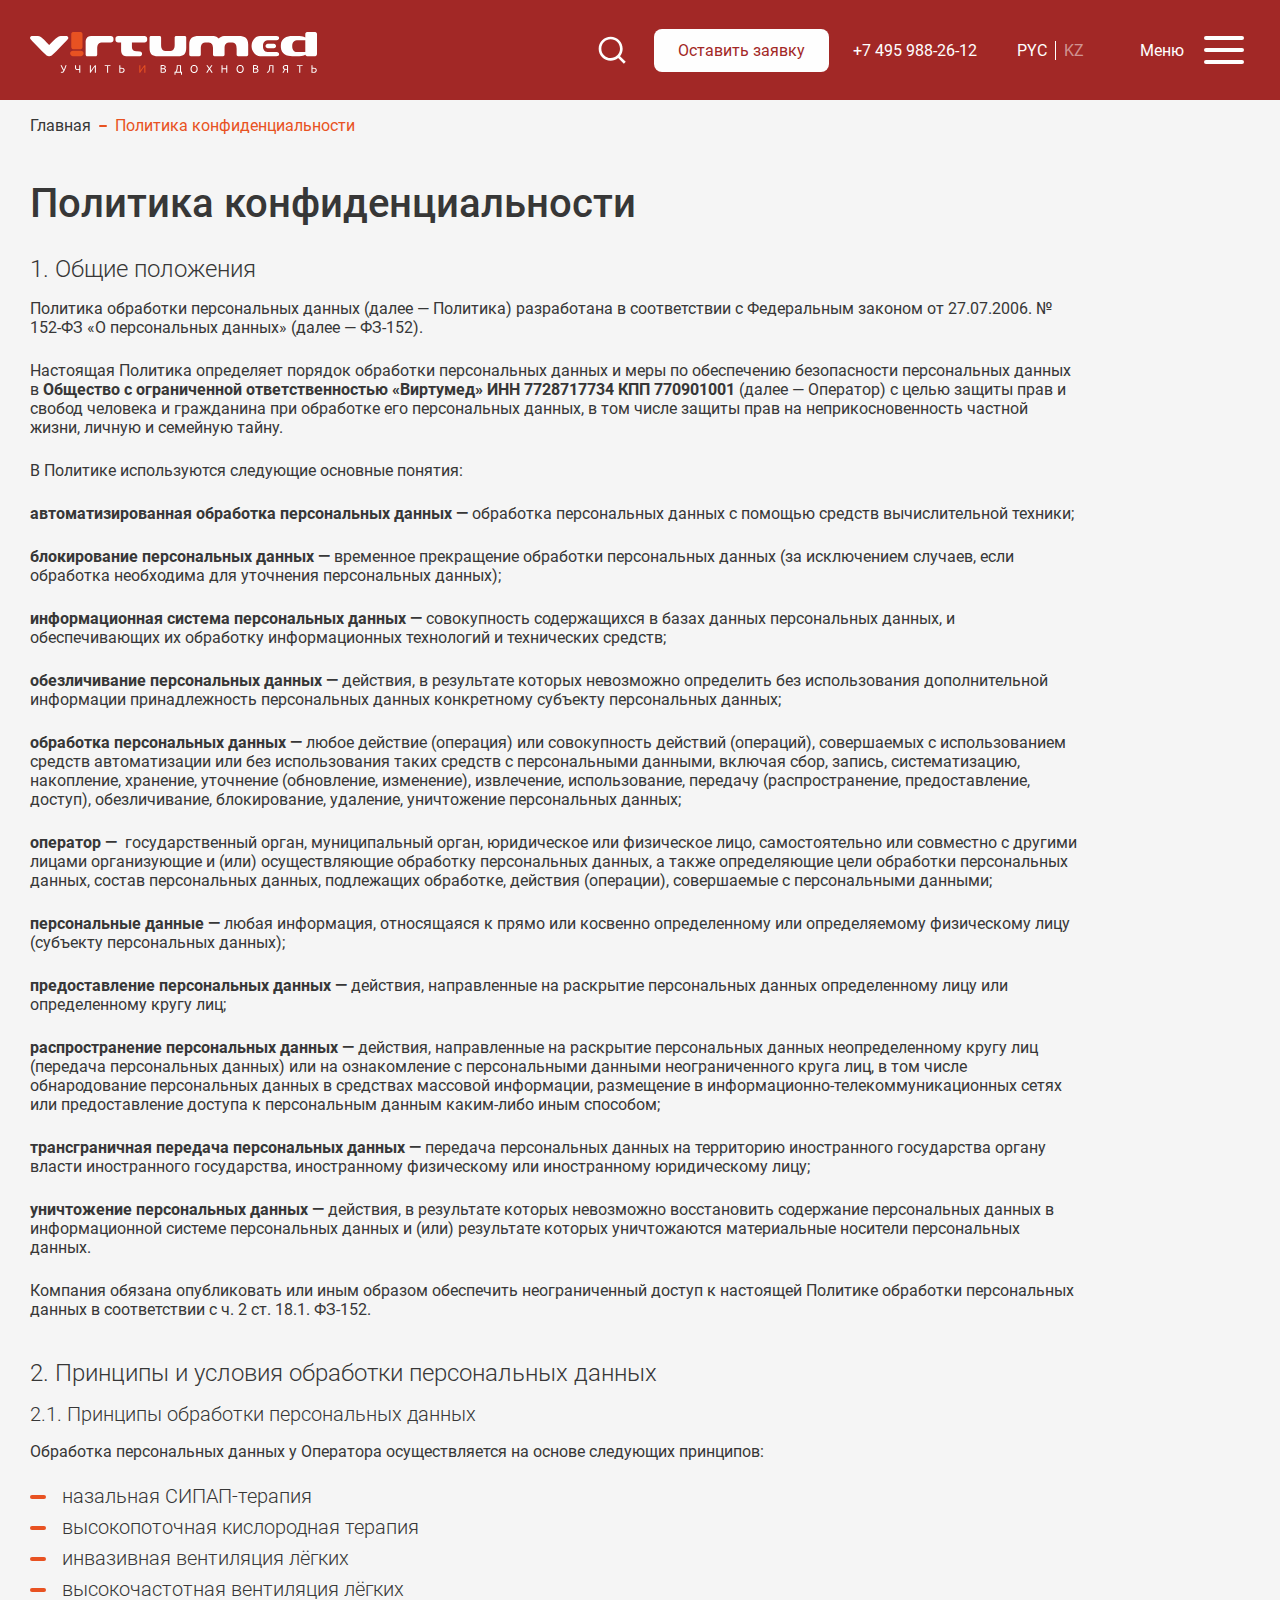
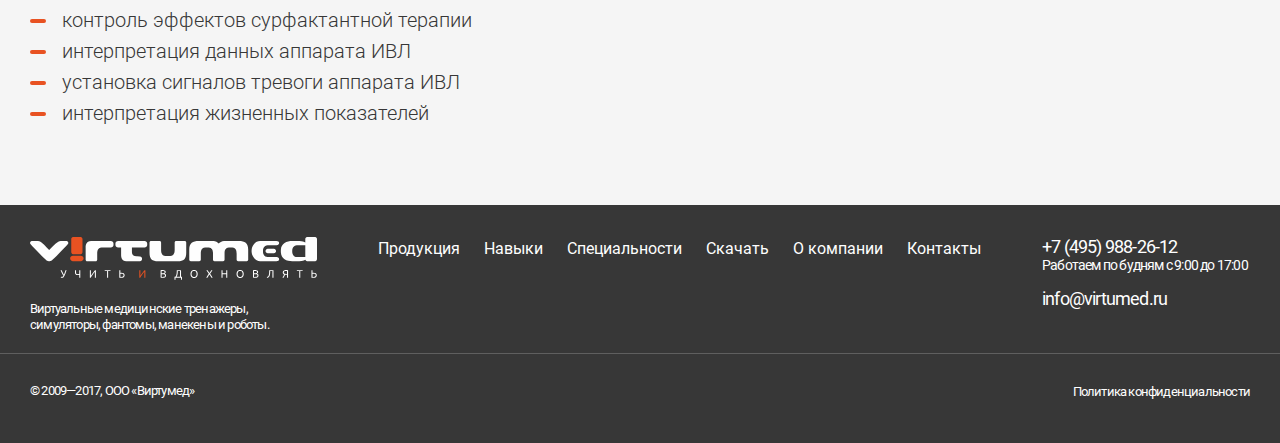
<file: politika-konfidencialnosti.html>
<!DOCTYPE html><html lang="ru"><head>    <meta http-equiv="Content-Type" content="text/html; charset=UTF-8">    <meta http-equiv="X-UA-Compatible" content="IE=edge">    <meta name="viewport" content="width=device-width, initial-scale=1.0">    <meta name="keywords"        content="Политика конфиденциальности">    <meta name="description"        content="Политика конфиденциальности">    <title>Политика конфиденциальности - VIRTUMED</title>    <link rel="icon"  href="img/icons/favicon.ico">    <meta name="theme-color" content="#000">    <noscript>        <div>Ваш браузер не поддерживает скрипты!</div>    </noscript>    <!-- CSS Fancybox -->    <link rel="stylesheet" href="css/fancybox.min.css">    <!-- CSS Custom -->     <link rel="stylesheet" href="css/style.min.css">    <link rel="stylesheet" href="css/custom.css">    <link rel="stylesheet" href="css/eFilter.css">    <!---->    <meta property="og:url" content="https://virtumed.ru/politika-konfidencialnosti.html">    <meta property="og:type" content="website">    <meta property="og:title" content="Политика конфиденциальности - VIRTUMED">    <meta property="og:image"        content="https://virtumed.ru/assets/cache/images/assets/snippets/phpthumb/noimage-627x495-f94.png">    <meta property="og:description"        content="Политика конфиденциальности"></head><body>    <object style="display: none" class="sprite" type="image/svg+xml" data="../img/iconsprite/sprite.svg" title="Ваш браузер не поддерживает SVG"></object>    <!-- header -->    <header class="header">    <div class=" container header__container">        <a href="main.html" class="logo header__logo" aria-label="Лого">            <svg width="287" height="43" viewBox="0 0 287 43" fill="none" xmlns="http://www.w3.org/2000/svg">                <mask id="mask0_365_1230" style="mask-type:luminance" maskUnits="userSpaceOnUse" x="0" y="0" width="287"                    height="43">                    <path d="M287 0H0V43H287V0Z" fill="white" />                </mask>                <g mask="url(#mask0_365_1230)">                    <path fill-rule="evenodd" clip-rule="evenodd"                        d="M19.1986 13.0013L19.1815 13.0174L19.1644 13.0013V13.0158C16.2348 10.3702 11.852 4.18836 7.83111 4.05974C6.12621 4.00511 4.28842 3.97053 2.56779 4.01133C2.04104 4.02355 1.48467 3.98874 1.02197 4.29117C0.428902 4.6782 -0.00986036 5.28374 0.000168494 6.0306C0.00996942 6.7348 0.421608 7.05106 0.848975 7.53721C2.61064 9.5408 5.53792 12.5972 9.6746 16.6696C11.0756 18.0485 12.546 19.6074 13.9111 20.9548C16.0203 23.0378 17.4887 24.3157 19.1815 24.2075C20.8744 24.3157 22.3426 23.0378 24.4519 20.9548C25.8167 19.6074 27.2871 18.0485 28.6884 16.6696C32.825 12.5968 35.7527 9.5408 37.5141 7.53721C37.9416 7.05129 38.3533 6.7348 38.3629 6.0306C38.3729 5.28374 37.9519 4.64961 37.3415 4.29117C36.7721 3.95647 36.2773 3.98459 35.604 3.98667C34.0335 3.99289 32.2804 3.92926 30.7112 3.9793C29.9671 4.00303 29.0312 4.31561 28.2733 4.69296C24.9383 6.35676 21.5859 10.8602 19.1986 13.016V13.0013ZM287 20.4153V20.6449V22.0206C287 23.1957 286.201 24.1576 285.224 24.1576H277.067C276.279 24.1576 275.607 23.5333 275.377 22.6755C274.198 23.3961 272.144 24.2268 269.156 24.1832C266.84 24.1832 265.243 24.1832 262.927 24.1832H262.311C256.63 24.1832 251.196 22.0347 250.855 15.2174L250.854 15.2102V15.2031L250.853 15.1671L250.852 15.1594V15.156L250.851 15.1447V15.1374L250.85 15.124V15.1226L250.849 15.1155V15.1129L250.848 15.0788V15.0724H250.84V15.0698V14.7619V14.7591V13.4254V13.4228V13.1151V13.1123H250.848V13.1052L250.849 13.072V13.069L250.85 13.0616L250.851 13.0476V13.04L250.852 13.0291V13.0249L250.853 13.018L250.854 12.9821V12.9745L250.855 12.9673C251.196 6.15 256.63 4.00211 262.311 4.00211H262.927C265.243 4.00211 266.84 4.00211 269.156 4.00211C272.072 3.9597 274.099 4.75035 275.29 5.45779V3.74278V2.25277V2.13706C275.29 0.961688 276.09 0 277.067 0H285.224C286.202 0 287 0.961688 287 2.13706V2.25277V3.74278V9.11435V9.22984V10.7201V15.0433V20.4153ZM275.289 20.0509V15.0433V10.7201V9.22984V9.11435V8.13492H266.963C265.081 8.08674 263.818 9.12749 262.999 10.44C262.502 11.2383 262.34 11.9024 262.279 12.6472L262.277 12.6677L262.276 12.6863V12.6882L262.273 12.7094L262.271 12.7382L262.27 12.7684L262.269 12.7709L262.268 12.7914L262.267 12.7979L262.266 12.8127V12.8198L262.262 12.8966L262.26 12.9113V12.9177C262.253 13.0362 262.249 13.1582 262.245 13.2827V13.2891L262.243 13.3216V13.3309L262.241 13.3532V13.3748V13.3827V13.3972L262.239 13.4203V13.4427L262.238 13.4433L262.237 13.5023V13.5049L262.236 13.5114V13.5344L262.232 13.6981L262.231 13.7218L262.227 13.8834V13.8887V13.8905L262.226 13.9149L262.222 14.0219L262.221 14.0387L262.22 14.0863V14.0895V14.0934V14.097L262.226 14.2678L262.227 14.2923V14.2942V14.2999L262.231 14.4604L262.232 14.4848V14.4887L262.236 14.6477V14.6715L262.237 14.6779V14.68L262.239 14.7621L262.24 14.7845V14.8004L262.241 14.8075V14.8301V14.8532L262.243 14.8617L262.244 14.8949V14.8992C262.248 15.0244 262.253 15.1463 262.26 15.2655V15.2712L262.261 15.2867L262.266 15.3637V15.3709L262.267 15.3849V15.3914L262.269 15.4128V15.4146L262.271 15.4448L262.273 15.4751L262.276 15.4954V15.4972L262.277 15.5161L262.279 15.5371C262.34 16.2821 262.501 16.946 262.998 17.7442C263.818 19.0576 265.081 20.0982 266.963 20.0503L275.289 20.0509ZM237.728 11.818H243.865C245.074 11.818 246.062 12.8422 246.062 14.0938C246.062 15.3462 245.072 16.3703 243.865 16.3703H237.728C236.52 16.3703 235.531 15.3462 235.531 14.0938C235.531 12.8422 236.52 11.818 237.728 11.818ZM230.07 4.00257H233.074H233.691H246.365C250.293 4.00257 249.767 8.13538 246.583 8.13538H237.727C235.845 8.0872 234.582 9.12795 233.764 10.4405C232.972 11.7085 233.032 12.6373 232.984 14.0911V14.095C233.032 15.5488 232.972 16.4799 233.764 17.7474C234.582 19.0602 235.845 20.1009 237.727 20.0527H246.583C249.767 20.0527 250.293 24.1858 246.365 24.1858H233.691H233.074H230.07C225.449 24.1858 221.78 19.411 221.611 15.0728H221.603V14.7623V13.4258V13.1155H221.611C221.78 8.77712 225.449 4.00257 230.07 4.00257ZM168.637 4.00833H169.158C169.489 3.99612 169.86 4.00764 170.251 4.00833H182.495H182.563C182.954 4.00764 183.323 3.99612 183.654 4.00833C185.215 4.00833 187.888 5.49397 188.777 6.4824C189.447 5.65118 191.911 4.00257 194.031 4.00833H194.086H207.415C207.805 4.00718 208.175 3.99634 208.507 4.00833H208.916C214.742 4.00833 218.189 6.05181 218.189 12.5425V20.709V21.7201V22.7313C218.189 23.553 217.525 24.2252 216.712 24.2252H208.107C207.294 24.2252 206.629 23.553 206.629 22.7313V21.7201V20.709V16.7768H206.622V16.5504C206.622 14.5029 206.279 10.972 202.353 10.5855H198.809C195.497 10.9119 194.735 13.4761 194.577 15.4995V20.709V21.7201V22.7313C194.577 23.553 193.913 24.2252 193.1 24.2252H193.055H184.495H184.451C183.637 24.2252 182.973 23.553 182.973 22.7313V21.7201V20.709V15.5071C182.817 13.4823 182.058 10.9119 178.743 10.5855H175.085C171.159 10.972 170.816 14.5037 170.816 16.5504V16.7768H170.809V20.709V21.7201V22.7313C170.809 23.553 170.144 24.2252 169.331 24.2252H160.726C159.914 24.2252 159.249 23.553 159.249 22.7313V21.7201V20.709V12.5425C159.249 6.05181 162.812 4.00833 168.638 4.00833H168.637ZM128.011 24.2192H128.628H129.883C130.215 24.2321 130.585 24.2206 130.976 24.2192H144.727H144.794C145.185 24.2206 145.555 24.2321 145.886 24.2192H147.143H147.76C153.585 24.2192 156.226 22.1764 156.226 15.6858V7.51854V6.50775V5.49697C156.226 4.6752 155.561 4.00257 154.748 4.00257H146.144C145.33 4.00257 144.666 4.6752 144.666 5.49697V6.50775V7.51854V12.894H144.659V13.1204C144.659 15.1675 144.315 18.6988 140.391 19.085H135.381C131.456 18.6988 131.112 15.1675 131.112 13.1204V12.894H131.105V7.51854V6.50775V5.49697C131.105 4.6752 130.44 4.00257 129.627 4.00257H121.023C120.21 4.00257 119.545 4.6752 119.545 5.49697V6.50775V7.51854V15.6858C119.545 22.1764 122.184 24.2192 128.011 24.2192ZM96.267 24.2192H99.1065H99.6898H109.944C112.579 24.2192 112.971 19.5934 109.944 19.3964L106.987 19.2036H106.129C101.58 19.2036 101.924 15.5465 101.924 13.4779V10.4587H106.957H114.543C116.005 10.4587 117.202 9.30222 117.202 7.88874V6.57229C117.202 5.15904 116.005 4.00257 114.543 4.00257H106.957H95.6778H88.0933C86.6302 4.00257 85.434 5.15904 85.434 6.57229V7.88874C85.434 9.30222 86.6306 10.4587 88.0933 10.4587H91.1049V17.756C91.1049 20.0908 91.5014 24.2192 96.267 24.2192ZM61.1104 4.00257H64.1147H64.7315H80.8306C82.2929 4.00257 83.4896 5.15881 83.4896 6.57229V7.88874C83.4896 9.30222 82.2931 10.4587 80.8306 10.4587H71.4846C67.5594 10.8446 67.2166 14.3762 67.2166 16.4233V16.6499H67.209V20.7032V21.7142V22.7249C67.209 23.5472 66.5441 24.219 65.7316 24.219H57.1268C56.3139 24.219 55.6492 23.5472 55.6492 22.7249V21.7142V20.7032V10.6277C55.6492 8.23404 56.0686 4.00257 61.1104 4.00257Z"                        fill="#FEFEFE" />                    <path fill-rule="evenodd" clip-rule="evenodd"                        d="M42.945 18.8743H50.7967C52.3436 18.8743 53.6088 20.0599 53.6088 21.5086C53.6088 22.9573 52.3434 24.1431 50.7967 24.1431H42.945C41.3981 24.1431 40.1328 22.9575 40.1328 21.5086C40.1328 20.0601 41.3983 18.8743 42.945 18.8743ZM52.4948 13.4525V13.6827V15.0578C52.4948 16.2338 51.7275 17.1951 50.7887 17.1951H42.9532C42.0146 17.1951 41.2471 16.2338 41.2471 15.0578V13.6827V13.4525V3.75795V2.2677V2.15222C41.2471 0.976849 42.0146 0.015625 42.9532 0.015625H50.7887C51.7275 0.015625 52.4948 0.976849 52.4948 2.15222V2.2677V3.75795V13.4525Z"                        fill="#E85222" />                    <path                        d="M34.5943 38.4127C34.4496 38.7495 34.2993 39.066 34.1437 39.3625C33.988 39.6588 33.8036 39.9171 33.59 40.1365C33.3764 40.356 33.1196 40.5281 32.8191 40.6526C32.5189 40.7768 32.148 40.8393 31.7066 40.8393C31.6198 40.8393 31.5293 40.8338 31.4351 40.8227C31.3413 40.8117 31.2506 40.7972 31.164 40.7789C31.0771 40.7607 31.0012 40.7404 30.9358 40.7186C30.8708 40.6967 30.8236 40.6747 30.7947 40.6528L30.9793 39.7525C31.0732 39.7891 31.1872 39.8256 31.3212 39.8622C31.4552 39.8988 31.5945 39.9173 31.7393 39.9173C31.9562 39.9173 32.1464 39.8899 32.3093 39.835C32.4721 39.7799 32.6187 39.7031 32.7488 39.6042C32.8791 39.5055 32.9949 39.3848 33.0961 39.2419C33.1975 39.0992 33.2951 38.9399 33.3892 38.7642C33.0708 38.2447 32.7707 37.7267 32.4882 37.2109C32.2058 36.6947 31.9455 36.1955 31.7066 35.7123C31.4678 35.2292 31.2506 34.77 31.0552 34.3344C30.8599 33.8989 30.6862 33.498 30.5342 33.1322H31.7283C31.9672 33.7691 32.2729 34.4791 32.6455 35.2621C33.0181 36.0451 33.4326 36.8651 33.8886 37.7215C34.1781 37.0553 34.4548 36.3215 34.719 35.5201C34.9831 34.7188 35.2309 33.9226 35.4625 33.1322H36.6023C36.436 33.6592 36.2693 34.1553 36.1029 34.6199C35.9366 35.0848 35.7699 35.5312 35.6036 35.9592C35.4372 36.3875 35.2705 36.8047 35.1042 37.2109C34.9378 37.617 34.768 38.0176 34.5943 38.4127ZM46.0571 35.3278C46.0571 35.6353 46.0842 35.9043 46.1384 36.1349C46.1927 36.3656 46.2868 36.5558 46.4208 36.7058C46.5546 36.8559 46.7355 36.9675 46.9635 37.0408C47.1914 37.1138 47.4791 37.1504 47.8265 37.1504C47.9639 37.1504 48.1032 37.1452 48.2445 37.1341C48.3856 37.123 48.5212 37.1101 48.6515 37.0956C48.7817 37.0811 48.8975 37.0626 48.9987 37.0408C49.1001 37.0189 49.1833 37.0006 49.2485 36.9856V33.1322H50.3016V40.7404H49.2485V37.9081C49.1111 37.9448 48.8993 37.9812 48.6135 38.0179C48.3274 38.0545 48.0218 38.0727 47.696 38.0727C47.1461 38.0727 46.6975 38.0089 46.3501 37.8807C46.0028 37.7525 45.7296 37.5696 45.5306 37.3319C45.3316 37.094 45.1957 36.8049 45.1235 36.4645C45.0512 36.124 45.0147 35.7455 45.0147 35.3281V33.1324H46.0568L46.0571 35.3278ZM59.8647 40.7404V33.1322H60.8961V38.7642C61.1277 38.3763 61.4117 37.9338 61.7483 37.4359C62.085 36.9381 62.4431 36.4313 62.8231 35.9152C63.203 35.3991 63.5866 34.8979 63.9736 34.4111C64.3609 33.9243 64.7246 33.498 65.0647 33.132H65.9008V40.7402H64.8694V34.8009C64.6668 35.0351 64.4459 35.3057 64.207 35.6132C63.9682 35.9207 63.722 36.248 63.4687 36.5958C63.2155 36.9435 62.9605 37.304 62.7034 37.6772C62.4465 38.0504 62.1988 38.4183 61.9598 38.7807C61.721 39.143 61.4985 39.4924 61.2923 39.829C61.0858 40.1658 60.9031 40.4696 60.7439 40.7402L59.8647 40.7404ZM80.4898 33.1322V34.0544H78.1232V40.7404H77.0702V34.0544H74.7036V33.1322H80.4898ZM94.6449 38.3581C94.6449 39.1778 94.3517 39.7926 93.7655 40.2024C93.1793 40.6123 92.3542 40.8172 91.2904 40.8172C90.9866 40.8172 90.6536 40.8045 90.2918 40.7789C89.9299 40.7533 89.5972 40.7037 89.2931 40.6304V33.1322H90.3462V35.899C90.4908 35.8843 90.6374 35.8751 90.7858 35.8716C90.9342 35.8679 91.0808 35.866 91.2254 35.866C93.505 35.866 94.6449 36.6966 94.6449 38.3581ZM93.5376 38.3581C93.5376 38.0506 93.4794 37.7945 93.3639 37.5896C93.248 37.3847 93.0872 37.2235 92.8807 37.1065C92.6744 36.9896 92.4285 36.9071 92.1425 36.8593C91.8566 36.8118 91.54 36.7878 91.1926 36.7878C91.0552 36.7878 90.9159 36.7878 90.7746 36.7878C90.6336 36.7878 90.4906 36.7953 90.3458 36.81V39.8508C90.4763 39.8655 90.6226 39.8748 90.7856 39.8784C90.9483 39.882 91.1455 39.8836 91.3772 39.8836C91.6594 39.8836 91.9309 39.8617 92.1915 39.8179C92.4522 39.7741 92.6817 39.6935 92.8807 39.5764C93.0799 39.4592 93.239 39.3037 93.3584 39.1098C93.4779 38.9159 93.5376 38.6655 93.5376 38.3581ZM132.616 40.8063C132.465 40.8063 132.3 40.8026 132.122 40.7953C131.945 40.7879 131.767 40.7771 131.59 40.7623C131.412 40.7478 131.237 40.7293 131.064 40.7075C130.89 40.6856 130.731 40.6563 130.586 40.6197V33.2422C130.731 33.2055 130.89 33.1765 131.064 33.1543C131.237 33.1322 131.412 33.114 131.59 33.0993C131.767 33.0848 131.943 33.0737 132.117 33.0663C132.29 33.0589 132.453 33.0552 132.605 33.0552C133.04 33.0552 133.447 33.0882 133.826 33.1541C134.207 33.2198 134.535 33.3316 134.815 33.4888C135.093 33.6463 135.312 33.8528 135.471 34.1092C135.63 34.3652 135.71 34.6801 135.71 35.0533C135.71 35.4705 135.612 35.8128 135.417 36.0797C135.222 36.3469 134.96 36.5463 134.635 36.6782C135.076 36.81 135.428 37.0186 135.689 37.3037C135.949 37.5894 136.079 37.9918 136.079 38.5114C136.079 39.2725 135.802 39.8454 135.248 40.2297C134.695 40.6139 133.818 40.8063 132.616 40.8063ZM131.628 37.1945V39.8732C131.708 39.8806 131.801 39.8878 131.911 39.8951C132.004 39.9025 132.115 39.908 132.241 39.9118C132.368 39.9154 132.515 39.9173 132.681 39.9173C132.992 39.9173 133.287 39.897 133.566 39.8569C133.844 39.8165 134.089 39.7453 134.298 39.6427C134.509 39.5402 134.677 39.3977 134.803 39.2147C134.93 39.0317 134.993 38.8009 134.993 38.5229C134.993 38.2742 134.946 38.0638 134.852 37.8915C134.758 37.7195 134.622 37.5825 134.445 37.4798C134.267 37.3775 134.056 37.3042 133.81 37.2604C133.564 37.2167 133.289 37.1947 132.985 37.1947L131.628 37.1945ZM131.628 36.3382H132.736C132.996 36.3382 133.242 36.3199 133.473 36.2832C133.705 36.2467 133.906 36.1807 134.076 36.0858C134.246 35.9905 134.38 35.866 134.478 35.7125C134.576 35.5588 134.625 35.365 134.625 35.1305C134.625 34.9111 134.574 34.7262 134.473 34.5761C134.372 34.4261 134.231 34.3052 134.055 34.2138C133.877 34.1223 133.669 34.0544 133.43 34.0107C133.192 33.9669 132.938 33.945 132.67 33.945C132.402 33.945 132.192 33.9487 132.04 33.9561C131.888 33.9634 131.751 33.9742 131.628 33.989V36.3382ZM145.501 40.7404V42.7714H144.503V39.8292H145.295C145.663 39.4048 145.947 38.9346 146.147 38.4185C146.346 37.9024 146.49 37.3573 146.581 36.7826C146.671 36.2081 146.726 35.6134 146.743 34.9986C146.761 34.3837 146.774 33.7617 146.782 33.1322H151.037V39.8292H151.982V42.7714H150.982V40.7404H145.501ZM147.814 34.0435C147.791 34.5266 147.768 35.0187 147.743 35.5201C147.717 36.0215 147.663 36.5191 147.58 37.0131C147.497 37.507 147.376 37.9921 147.216 38.4679C147.057 38.9433 146.833 39.3973 146.544 39.829H149.984V34.0432L147.814 34.0435ZM160.502 36.9308C160.502 36.2796 160.599 35.7047 160.79 35.2073C160.983 34.7097 161.243 34.2943 161.573 33.9611C161.901 33.6283 162.285 33.3775 162.723 33.2092C163.161 33.0409 163.625 32.9565 164.117 32.9565C164.603 32.9565 165.06 33.0409 165.491 33.2092C165.921 33.3775 166.3 33.6283 166.625 33.9611C166.951 34.2943 167.21 34.7097 167.402 35.2073C167.593 35.705 167.689 36.2796 167.689 36.9308C167.689 37.5823 167.593 38.1569 167.402 38.6546C167.21 39.1522 166.951 39.5676 166.625 39.9004C166.3 40.2335 165.921 40.4841 165.491 40.6526C165.06 40.8209 164.603 40.905 164.117 40.905C163.625 40.905 163.161 40.8206 162.723 40.6526C162.285 40.4843 161.901 40.2335 161.573 39.9004C161.243 39.5674 160.983 39.152 160.79 38.6546C160.599 38.1569 160.502 37.5823 160.502 36.9308ZM161.61 36.9308C161.61 37.392 161.668 37.8109 161.784 38.188C161.899 38.5649 162.064 38.8851 162.277 39.1485C162.491 39.4122 162.752 39.6151 163.06 39.7577C163.367 39.9004 163.713 39.9719 164.096 39.9719C164.48 39.9719 164.823 39.9004 165.127 39.7577C165.431 39.6151 165.691 39.412 165.904 39.1485C166.117 38.8851 166.282 38.5649 166.398 38.188C166.513 37.8109 166.572 37.392 166.572 36.9308C166.572 36.4697 166.513 36.0507 166.398 35.6738C166.282 35.2969 166.117 34.9768 165.904 34.7131C165.691 34.4496 165.431 34.2465 165.127 34.1038C164.823 33.9611 164.48 33.8899 164.096 33.8899C163.713 33.8899 163.367 33.9611 163.06 34.1038C162.752 34.2465 162.491 34.4498 162.277 34.7131C162.064 34.9768 161.9 35.2967 161.784 35.6738C161.668 36.0507 161.61 36.4697 161.61 36.9308ZM181.464 40.7404C181.356 40.521 181.226 40.2776 181.074 40.0104C180.922 39.7432 180.755 39.465 180.574 39.176C180.394 38.8867 180.205 38.5978 180.01 38.3085C179.814 38.0195 179.626 37.7471 179.445 37.4907C179.265 37.7471 179.077 38.0197 178.881 38.3085C178.685 38.5978 178.499 38.8867 178.322 39.176C178.144 39.4652 177.977 39.7432 177.822 40.0104C177.667 40.2776 177.534 40.5208 177.426 40.7404H176.264C176.59 40.0962 176.968 39.4413 177.399 38.7753C177.83 38.1093 178.287 37.425 178.771 36.7224L176.362 33.1324H177.578L179.434 35.9649L181.268 33.1324H182.474L180.108 36.6786C180.6 37.3886 181.062 38.0801 181.497 38.7535C181.931 39.4268 182.314 40.0891 182.647 40.7406L181.464 40.7404ZM196.227 33.1322H197.281V40.7404H196.227V37.2272H192.548V40.7404H191.494V33.1322H192.548V36.3052H196.227V33.1322ZM206.539 36.9308C206.539 36.2796 206.636 35.7047 206.827 35.2073C207.019 34.7097 207.28 34.2943 207.609 33.9611C207.938 33.6283 208.322 33.3775 208.76 33.2092C209.198 33.0409 209.662 32.9565 210.154 32.9565C210.639 32.9565 211.097 33.0409 211.528 33.2092C211.958 33.3775 212.337 33.6283 212.662 33.9611C212.988 34.2943 213.247 34.7097 213.439 35.2073C213.63 35.705 213.726 36.2796 213.726 36.9308C213.726 37.5823 213.63 38.1569 213.439 38.6546C213.247 39.1522 212.988 39.5676 212.662 39.9004C212.337 40.2335 211.958 40.4841 211.528 40.6526C211.097 40.8209 210.639 40.905 210.154 40.905C209.662 40.905 209.198 40.8206 208.76 40.6526C208.322 40.4843 207.938 40.2335 207.609 39.9004C207.28 39.5674 207.019 39.152 206.827 38.6546C206.636 38.1569 206.539 37.5823 206.539 36.9308ZM207.647 36.9308C207.647 37.392 207.705 37.8109 207.821 38.188C207.936 38.5649 208.101 38.8851 208.314 39.1485C208.528 39.4122 208.789 39.6151 209.097 39.7577C209.404 39.9004 209.749 39.9719 210.133 39.9719C210.517 39.9719 210.86 39.9004 211.164 39.7577C211.468 39.6151 211.727 39.412 211.94 39.1485C212.154 38.8851 212.319 38.5649 212.434 38.188C212.55 37.8109 212.608 37.392 212.608 36.9308C212.608 36.4697 212.55 36.0507 212.434 35.6738C212.319 35.2969 212.154 34.9768 211.94 34.7131C211.727 34.4496 211.468 34.2465 211.164 34.1038C210.86 33.9611 210.517 33.8899 210.133 33.8899C209.749 33.8899 209.404 33.9611 209.097 34.1038C208.789 34.2465 208.528 34.4498 208.314 34.7131C208.101 34.9768 207.937 35.2967 207.821 35.6738C207.705 36.0507 207.647 36.4697 207.647 36.9308ZM225.016 40.8061C224.864 40.8061 224.699 40.8024 224.521 40.795C224.344 40.7877 224.166 40.7768 223.989 40.7621C223.812 40.7476 223.637 40.7291 223.463 40.7072C223.289 40.6854 223.13 40.656 222.985 40.6195V33.242C223.13 33.2053 223.289 33.1763 223.463 33.1541C223.637 33.132 223.812 33.1138 223.989 33.099C224.166 33.0845 224.342 33.0734 224.516 33.0661C224.689 33.0587 224.852 33.055 225.004 33.055C225.439 33.055 225.846 33.088 226.225 33.1539C226.606 33.2196 226.935 33.3314 227.214 33.4886C227.492 33.646 227.711 33.8526 227.871 34.1089C228.029 34.365 228.109 34.6799 228.109 35.053C228.109 35.4703 228.011 35.8126 227.817 36.0795C227.621 36.3467 227.361 36.5461 227.034 36.678C227.476 36.8098 227.827 37.0184 228.088 37.3035C228.348 37.5891 228.479 37.9916 228.479 38.5112C228.479 39.2723 228.201 39.8451 227.648 40.2293C227.094 40.6137 226.217 40.8061 225.016 40.8061ZM224.027 37.1943V39.873C224.107 39.8804 224.201 39.8875 224.31 39.8949C224.403 39.9023 224.514 39.9078 224.64 39.9115C224.768 39.9152 224.914 39.9171 225.081 39.9171C225.392 39.9171 225.686 39.8967 225.965 39.8566C226.243 39.8163 226.488 39.7451 226.698 39.6425C226.908 39.54 227.076 39.3975 227.202 39.2144C227.329 39.0315 227.392 38.8007 227.392 38.5227C227.392 38.2739 227.346 38.0635 227.251 37.8913C227.158 37.7193 227.022 37.5822 226.844 37.4796C226.668 37.3773 226.455 37.3039 226.209 37.2602C225.964 37.2163 225.689 37.1945 225.385 37.1945L224.027 37.1943ZM224.027 36.338H225.135C225.395 36.338 225.642 36.3197 225.874 36.283C226.104 36.2464 226.305 36.1805 226.475 36.0855C226.645 35.9903 226.779 35.8658 226.877 35.7123C226.975 35.5586 227.024 35.3648 227.024 35.1303C227.024 34.9108 226.973 34.726 226.872 34.5759C226.771 34.4259 226.631 34.305 226.454 34.2135C226.276 34.1221 226.068 34.0542 225.83 34.0105C225.591 33.9666 225.338 33.9448 225.07 33.9448C224.802 33.9448 224.592 33.9484 224.44 33.9559C224.288 33.9632 224.15 33.974 224.027 33.9888V36.338ZM240.234 34.0435C240.22 34.4535 240.205 34.8505 240.191 35.2347C240.177 35.6192 240.154 35.9923 240.126 36.3547C240.097 36.7171 240.053 37.07 239.996 37.4141C239.938 37.7581 239.858 38.0948 239.757 38.424C239.656 38.7535 239.53 39.0625 239.383 39.3518C239.234 39.6409 239.049 39.8935 238.829 40.1093C238.608 40.3252 238.347 40.4991 238.047 40.6308C237.747 40.7625 237.394 40.8359 236.989 40.8504L236.87 39.9281C237.376 39.8693 237.769 39.7084 238.048 39.4449C238.326 39.1812 238.556 38.7787 238.736 38.2374C238.939 37.6226 239.067 36.8815 239.122 36.0143C239.176 35.1469 239.203 34.1863 239.203 33.1322H243.47V40.7404H242.416V34.0435H240.234ZM255.952 33.9885C255.678 33.9885 255.415 34.0105 255.166 34.0542C254.916 34.0983 254.694 34.1751 254.498 34.285C254.302 34.3947 254.147 34.5447 254.031 34.7349C253.916 34.9254 253.857 35.1632 253.857 35.4486C253.857 35.9903 254.029 36.3654 254.374 36.5739C254.717 36.7826 255.233 36.8867 255.92 36.8867H257.006V34.0213C256.926 34.0213 256.832 34.0176 256.724 34.0103C256.629 34.0028 256.519 33.9976 256.392 33.9939C256.266 33.9902 256.119 33.9883 255.953 33.9883L255.952 33.9885ZM256.039 33.0554C256.191 33.0554 256.354 33.0591 256.528 33.0665C256.702 33.0739 256.877 33.0847 257.054 33.0995C257.232 33.114 257.407 33.1324 257.581 33.1546C257.755 33.1765 257.913 33.2057 258.059 33.2424V40.7406H257.006V37.7654H256.104C256.003 37.7654 255.897 37.7636 255.784 37.76C255.673 37.7562 255.522 37.7435 255.334 37.7217C255.204 37.8971 255.062 38.1022 254.91 38.3365C254.758 38.5706 254.606 38.8196 254.454 39.0831C254.302 39.3466 254.153 39.6211 254.004 39.9064C253.855 40.192 253.72 40.4703 253.597 40.7408H252.489C252.605 40.4553 252.743 40.159 252.901 39.8516C253.061 39.544 253.226 39.2515 253.396 38.9733C253.566 38.6953 253.73 38.4374 253.885 38.1995C254.04 37.9614 254.176 37.7659 254.292 37.6122C254.125 37.561 253.952 37.4877 253.771 37.3927C253.589 37.2975 253.423 37.1657 253.271 36.9977C253.119 36.8293 252.994 36.619 252.896 36.3662C252.798 36.1136 252.751 35.8116 252.751 35.4603C252.751 35.0653 252.826 34.7174 252.978 34.4174C253.13 34.1174 253.349 33.8666 253.635 33.6654C253.921 33.4642 254.266 33.3123 254.671 33.2097C255.076 33.107 255.532 33.0554 256.039 33.0554ZM272.648 33.1322V34.0544H270.281V40.7404H269.229V34.0544H266.861V33.1322H272.648ZM286.803 38.3581C286.803 39.1778 286.51 39.7926 285.923 40.2024C285.338 40.6123 284.512 40.8172 283.449 40.8172C283.145 40.8172 282.811 40.8045 282.45 40.7789C282.088 40.7533 281.756 40.7037 281.452 40.6304V33.1322H282.504V35.899C282.648 35.8843 282.795 35.8751 282.944 35.8716C283.092 35.8679 283.238 35.866 283.383 35.866C285.663 35.866 286.804 36.6968 286.804 38.3583L286.803 38.3581ZM285.696 38.3581C285.696 38.0506 285.638 37.7945 285.522 37.5896C285.406 37.3847 285.245 37.2235 285.039 37.1065C284.833 36.9896 284.586 36.9071 284.3 36.8593C284.014 36.8118 283.698 36.7878 283.351 36.7878C283.213 36.7878 283.074 36.7878 282.932 36.7878C282.792 36.7878 282.648 36.7953 282.504 36.81V39.8508C282.635 39.8655 282.78 39.8748 282.944 39.8784C283.107 39.882 283.303 39.8836 283.535 39.8836C283.818 39.8836 284.089 39.8617 284.349 39.8179C284.611 39.7741 284.839 39.6935 285.039 39.5764C285.238 39.4592 285.397 39.3037 285.516 39.1098C285.635 38.9159 285.696 38.6655 285.696 38.3581Z"                        fill="#FEFEFE" />                    <path                        d="M109.331 40.74V33.1318H110.363V38.7638C110.594 38.3759 110.879 37.9333 111.215 37.4354C111.552 36.9377 111.91 36.4309 112.289 35.9148C112.67 35.3987 113.054 34.8975 113.44 34.4106C113.827 33.9239 114.191 33.4976 114.531 33.1316H115.368V40.7398H114.337V34.8004C114.134 35.0347 113.912 35.3052 113.673 35.6128C113.435 35.9202 113.189 36.2476 112.936 36.5955C112.683 36.943 112.427 37.3036 112.17 37.6768C111.913 38.0499 111.665 38.4178 111.426 38.7802C111.188 39.1426 110.965 39.492 110.759 39.8285C110.552 40.1653 110.37 40.4691 110.21 40.7398L109.331 40.74Z"                        fill="#E85222" />                </g>            </svg>        </a>        <div class="header__content">            <div class="search header__search">                <form class="form-search">                    <input class="form-search__input" type="text" placeholder="Введите запрос">                    <button type="submit" class="form-search__btn"></button>                </form>            </div>            <button class="btn header__btn feedback-openBtn">Оставить заявку</button>            <a class="phone header__phone" href="tel:74959882612" aria-label="Телефон">+7 495 988-26-12</a>            <div class="lang header__lang">                <a class="lang__item active" href="" data-lang="ru">PYC</a>                <a class="lang__item" href="" data-lang="kz">KZ</a>            </div>            <div class="icon-menu header__icon">                <span class="icon-menu__lbl">Меню</span>                <div class="icon-menu__items">                    <span class="icon-menu__item" style="--icon-i: 1"></span>                    <span class="icon-menu__item" style="--icon-i: 2"></span>                    <span class="icon-menu__item" style="--icon-i: 3"></span>                    <span class="icon-menu__cross1" style="--icon-i: 4"></span>                    <span class="icon-menu__cross2" style="--icon-i: 5"></span>                </div>            </div>        </div>    </div>    <nav class="nav-menu header__nav">        <div class="nav-menu__inner">            <ul class="nav-menu__list">                <li><a href="o-kompanii.html" class="nav-menu__link arrow"><span class="h1 nav-menu__spn" style="--icon-i: 1">O компании</span></a></li>                <li class="nav-menu__item nav-menu__item--subnavs">                    <div class="nav-menu__lbl"><span class="h1 nav-menu__spn" style="--icon-i: 2">Продукция</span></div>                    <div class="subnavs">                        <ul class="subnavs__list">                            <li><a href="produkciya.html" class="subnavs__link"><span class="h2 nav-menu__spn" style="--icon-i: 3">По типу изделия</span></a></li>                            <li><a href="navyki.html" class="subnavs__link"><span class="h2 nav-menu__spn" style="--icon-i: 4">По навыку</span></a></li>                            <li><a href="specialnosti.html" class="subnavs__link"><span class="h2 nav-menu__spn" style="--icon-i: 5">По специальности</span></a></li>                        </ul>                    </div>                </li>                <li><a href="skachat.html" class="nav-menu__link arrow"><span class="h1 nav-menu__spn" style="--icon-i: 6">Скачать</span></a></li>                <li><a href="kontakty.html" class="nav-menu__link arrow"><span class="h1 nav-menu__spn" style="--icon-i: 7">Контакты</span></a></li>            </ul>            <div class="search nav-menu__search">                <form class="form-search">                    <input class="form-search__input" type="text" placeholder="Введите запрос">                    <button type="submit" class="form-search__btn"></button>                </form>            </div>            <div class="lang nav-menu__lang">                <a class="lang__item active" href="/">PYC</a>                <a class="lang__item" href="/kz/">KZ</a>            </div>        </div>    </nav></header>    <!--main-->    <main class="main">        <!--breadcrumbs-->        <div class="breadcrumbs">            <div class="container breadcrumbs__container">                <ul class="breadcrumbs__items">                    <li class="breadcrumbs__item"><a href="main.html">Главная</a></li>                    <li class="breadcrumbs__item active line">Политика конфиденциальности</li>                </ul>            </div>        </div>        <!--Privacy Policy-->        <section class="section privacy">            <div class="container privacy__container">                <h1 class="privacy__title">Политика конфиденциальности</h1>                <div class="privacy__inner">                    <h2>1. Общие положения</h2>                    <p>Политика обработки персональных данных (далее — Политика) разработана в соответствии с Федеральным законом от 27.07.2006. № 152-ФЗ «О персональных данных» (далее — ФЗ-152).</p>                    <p>Настоящая Политика определяет порядок обработки персональных данных и меры по обеспечению безопасности персональных данных в <span>Общество с ограниченной ответственностью «Виртумед» ИНН 7728717734 КПП 770901001&nbsp;</span>(далее — Оператор) с целью защиты прав и свобод человека и гражданина при обработке его персональных данных, в том числе защиты прав на неприкосновенность частной жизни, личную и семейную тайну.</p>                      <p>В Политике используются следующие основные понятия:</p>                    <p><span>автоматизированная обработка персональных данных —</span>&nbsp;обработка персональных данных с помощью средств вычислительной техники;</p>                    <p><span>блокирование персональных данных —</span>&nbsp;временное прекращение обработки персональных данных (за исключением случаев, если обработка необходима для уточнения персональных данных);</p>                    <p><span>информационная система персональных данных —</span>&nbsp;совокупность содержащихся в базах данных персональных данных, и обеспечивающих их обработку информационных технологий и технических средств;</p>                    <p><span>обезличивание персональных данных —</span>&nbsp;действия, в результате которых невозможно определить без использования дополнительной информации принадлежность персональных данных конкретному субъекту персональных данных;</p>                    <p><span>обработка персональных данных —</span>&nbsp;любое действие (операция) или совокупность действий (операций), совершаемых с использованием средств автоматизации или без использования таких средств с персональными данными, включая сбор, запись, систематизацию, накопление, хранение, уточнение (обновление, изменение), извлечение, использование, передачу (распространение, предоставление, доступ), обезличивание, блокирование, удаление, уничтожение персональных данных;</p>                    <p><span>оператор —</span>&nbsp; государственный орган, муниципальный орган, юридическое или физическое лицо, самостоятельно или совместно с другими лицами организующие и (или) осуществляющие обработку персональных данных, а также определяющие цели обработки персональных данных, состав персональных данных, подлежащих обработке, действия (операции), совершаемые с персональными данными;</p>                    <p><span>персональные данные —</span>&nbsp;любая информация, относящаяся к прямо или косвенно определенному или определяемому физическому лицу (субъекту персональных данных);</p>                    <p><span>предоставление персональных данных —</span>&nbsp;действия, направленные на раскрытие персональных данных определенному лицу или определенному кругу лиц;</p>                    <p><span>распространение персональных данных —</span>&nbsp;действия, направленные на раскрытие персональных данных неопределенному кругу лиц (передача персональных данных) или на ознакомление с персональными данными неограниченного круга лиц, в том числе обнародование персональных данных в средствах массовой информации, размещение в информационно-телекоммуникационных сетях или предоставление доступа к персональным данным каким-либо иным способом; </p>                    <p><span>трансграничная передача персональных данных —</span>&nbsp;передача персональных данных на территорию иностранного государства органу власти иностранного государства, иностранному физическому или иностранному юридическому лицу;</p>                    <p><span>уничтожение персональных данных —</span>&nbsp;действия, в результате которых невозможно восстановить содержание персональных данных в информационной системе персональных данных и (или) результате которых уничтожаются материальные носители персональных данных.</p>                    <p>Компания обязана опубликовать или иным образом обеспечить неограниченный доступ к настоящей Политике обработки персональных данных в соответствии с ч. 2 ст. 18.1. ФЗ-152.</p>                    <h2>2. Принципы и условия обработки персональных данных</h2>                    <h4>2.1. Принципы обработки персональных данных</h4>                    <p>Обработка персональных данных у Оператора осуществляется на основе следующих принципов:</p>                    <ul>                        <li>назальная СИПАП-терапия</li>                        <li>высокопоточная кислородная терапия</li>                        <li>инвазивная вентиляция лёгких</li>                        <li>высокочастотная вентиляция лёгких</li>                        <li>контроль эффектов сурфактантной терапии</li>                        <li>интерпретация данных аппарата ИВЛ</li>                        <li>установка сигналов тревоги аппарата ИВЛ</li>                        <li>интерпретация жизненных показателей</li>                    </ul>                </div>            </div>        </section>            <!-- feedback-modal -->    <div class="modal feedback-modal">        <div class="modal__inner feedback-modal__inner">            <button class="icon-close"></button>            <div class="h2 modal__title">Оставить заявку</div>            <form class="form modal__form feedback-modal__form">                <div class="form__items">                    <div class="form__item">                        <input type="text" class="form__inp reg" placeholder="Имя">                        <div class="form__item__error">Пожалуйста, введите имя</div>                    </div>                    <div class="form__item">                        <input type="text" class="form__inp reg mail" placeholder="Почта">                        <div class="form__item__error">Пожалуйста, введите почту</div>                    </div>                    <div class="form__item textarea">                        <textarea class="form__textarea" placeholder="Текст" oninput='this.style.height = "";this.style.height = this.scrollHeight + "px"'></textarea>                    </div>                    <div class="form__item file-form">                        <label>                            <input class="file-form__inp" type="file">                            <span class="file-form__label">Прикрепить файл</span>                        </label>                        <div class="form__item__error">Ошибка, файл должен быть не больше 2MB</div>                        <div class="file-form__name"></div>                    </div>                </div>                <div class="form__footer">                    <div class="form__btn"><button class="btn" type="submit">Оставить заявку</button></div>                    <div class="form__txt">Нажимая кнопку «Отправить», я соглашаюсь на обработку <a href="politika-konfidencialnosti.html">персональных данных</a></div>                </div>            </form>        </div>    </div>    <!-- fulfilled-modal -->    <div class="modal fulfilled-modal">        <div class="modal__inner">            <button class="icon-close"></button>            <div class="modal__img"></div>            <div class="h2 modal__title">Заявка отправлена, мы скоро свяжемся c вами</div>        </div>    </div>    <!-- error-modal -->    <div class="modal error-modal">        <div class="modal__inner">            <button class="icon-close"></button>            <div class="modal__img"></div>            <div class="h2 modal__title">Что-то пошло не так, попробуйте еще раз</div>            <div class="error-modal__footer"><button class="btn error-feedback-openBtn">Оставить заявку</button></div>        </div>    </div>    </main>     <!--footer-->    <footer class="footer">    <div class="container footer__container">        <div class="top-footer footer__top">            <div class="desc-footer top-footer__desc">                <a href="main.html" class="desc-footer__logo">                    <svg width="287" height="43" viewBox="0 0 287 43" fill="none" xmlns="http://www.w3.org/2000/svg">                        <mask id="mask0_365_1230" style="mask-type:luminance" maskUnits="userSpaceOnUse" x="0" y="0" width="287"                            height="43">                            <path d="M287 0H0V43H287V0Z" fill="white" />                        </mask>                        <g mask="url(#mask0_365_1230)">                            <path fill-rule="evenodd" clip-rule="evenodd"                                d="M19.1986 13.0013L19.1815 13.0174L19.1644 13.0013V13.0158C16.2348 10.3702 11.852 4.18836 7.83111 4.05974C6.12621 4.00511 4.28842 3.97053 2.56779 4.01133C2.04104 4.02355 1.48467 3.98874 1.02197 4.29117C0.428902 4.6782 -0.00986036 5.28374 0.000168494 6.0306C0.00996942 6.7348 0.421608 7.05106 0.848975 7.53721C2.61064 9.5408 5.53792 12.5972 9.6746 16.6696C11.0756 18.0485 12.546 19.6074 13.9111 20.9548C16.0203 23.0378 17.4887 24.3157 19.1815 24.2075C20.8744 24.3157 22.3426 23.0378 24.4519 20.9548C25.8167 19.6074 27.2871 18.0485 28.6884 16.6696C32.825 12.5968 35.7527 9.5408 37.5141 7.53721C37.9416 7.05129 38.3533 6.7348 38.3629 6.0306C38.3729 5.28374 37.9519 4.64961 37.3415 4.29117C36.7721 3.95647 36.2773 3.98459 35.604 3.98667C34.0335 3.99289 32.2804 3.92926 30.7112 3.9793C29.9671 4.00303 29.0312 4.31561 28.2733 4.69296C24.9383 6.35676 21.5859 10.8602 19.1986 13.016V13.0013ZM287 20.4153V20.6449V22.0206C287 23.1957 286.201 24.1576 285.224 24.1576H277.067C276.279 24.1576 275.607 23.5333 275.377 22.6755C274.198 23.3961 272.144 24.2268 269.156 24.1832C266.84 24.1832 265.243 24.1832 262.927 24.1832H262.311C256.63 24.1832 251.196 22.0347 250.855 15.2174L250.854 15.2102V15.2031L250.853 15.1671L250.852 15.1594V15.156L250.851 15.1447V15.1374L250.85 15.124V15.1226L250.849 15.1155V15.1129L250.848 15.0788V15.0724H250.84V15.0698V14.7619V14.7591V13.4254V13.4228V13.1151V13.1123H250.848V13.1052L250.849 13.072V13.069L250.85 13.0616L250.851 13.0476V13.04L250.852 13.0291V13.0249L250.853 13.018L250.854 12.9821V12.9745L250.855 12.9673C251.196 6.15 256.63 4.00211 262.311 4.00211H262.927C265.243 4.00211 266.84 4.00211 269.156 4.00211C272.072 3.9597 274.099 4.75035 275.29 5.45779V3.74278V2.25277V2.13706C275.29 0.961688 276.09 0 277.067 0H285.224C286.202 0 287 0.961688 287 2.13706V2.25277V3.74278V9.11435V9.22984V10.7201V15.0433V20.4153ZM275.289 20.0509V15.0433V10.7201V9.22984V9.11435V8.13492H266.963C265.081 8.08674 263.818 9.12749 262.999 10.44C262.502 11.2383 262.34 11.9024 262.279 12.6472L262.277 12.6677L262.276 12.6863V12.6882L262.273 12.7094L262.271 12.7382L262.27 12.7684L262.269 12.7709L262.268 12.7914L262.267 12.7979L262.266 12.8127V12.8198L262.262 12.8966L262.26 12.9113V12.9177C262.253 13.0362 262.249 13.1582 262.245 13.2827V13.2891L262.243 13.3216V13.3309L262.241 13.3532V13.3748V13.3827V13.3972L262.239 13.4203V13.4427L262.238 13.4433L262.237 13.5023V13.5049L262.236 13.5114V13.5344L262.232 13.6981L262.231 13.7218L262.227 13.8834V13.8887V13.8905L262.226 13.9149L262.222 14.0219L262.221 14.0387L262.22 14.0863V14.0895V14.0934V14.097L262.226 14.2678L262.227 14.2923V14.2942V14.2999L262.231 14.4604L262.232 14.4848V14.4887L262.236 14.6477V14.6715L262.237 14.6779V14.68L262.239 14.7621L262.24 14.7845V14.8004L262.241 14.8075V14.8301V14.8532L262.243 14.8617L262.244 14.8949V14.8992C262.248 15.0244 262.253 15.1463 262.26 15.2655V15.2712L262.261 15.2867L262.266 15.3637V15.3709L262.267 15.3849V15.3914L262.269 15.4128V15.4146L262.271 15.4448L262.273 15.4751L262.276 15.4954V15.4972L262.277 15.5161L262.279 15.5371C262.34 16.2821 262.501 16.946 262.998 17.7442C263.818 19.0576 265.081 20.0982 266.963 20.0503L275.289 20.0509ZM237.728 11.818H243.865C245.074 11.818 246.062 12.8422 246.062 14.0938C246.062 15.3462 245.072 16.3703 243.865 16.3703H237.728C236.52 16.3703 235.531 15.3462 235.531 14.0938C235.531 12.8422 236.52 11.818 237.728 11.818ZM230.07 4.00257H233.074H233.691H246.365C250.293 4.00257 249.767 8.13538 246.583 8.13538H237.727C235.845 8.0872 234.582 9.12795 233.764 10.4405C232.972 11.7085 233.032 12.6373 232.984 14.0911V14.095C233.032 15.5488 232.972 16.4799 233.764 17.7474C234.582 19.0602 235.845 20.1009 237.727 20.0527H246.583C249.767 20.0527 250.293 24.1858 246.365 24.1858H233.691H233.074H230.07C225.449 24.1858 221.78 19.411 221.611 15.0728H221.603V14.7623V13.4258V13.1155H221.611C221.78 8.77712 225.449 4.00257 230.07 4.00257ZM168.637 4.00833H169.158C169.489 3.99612 169.86 4.00764 170.251 4.00833H182.495H182.563C182.954 4.00764 183.323 3.99612 183.654 4.00833C185.215 4.00833 187.888 5.49397 188.777 6.4824C189.447 5.65118 191.911 4.00257 194.031 4.00833H194.086H207.415C207.805 4.00718 208.175 3.99634 208.507 4.00833H208.916C214.742 4.00833 218.189 6.05181 218.189 12.5425V20.709V21.7201V22.7313C218.189 23.553 217.525 24.2252 216.712 24.2252H208.107C207.294 24.2252 206.629 23.553 206.629 22.7313V21.7201V20.709V16.7768H206.622V16.5504C206.622 14.5029 206.279 10.972 202.353 10.5855H198.809C195.497 10.9119 194.735 13.4761 194.577 15.4995V20.709V21.7201V22.7313C194.577 23.553 193.913 24.2252 193.1 24.2252H193.055H184.495H184.451C183.637 24.2252 182.973 23.553 182.973 22.7313V21.7201V20.709V15.5071C182.817 13.4823 182.058 10.9119 178.743 10.5855H175.085C171.159 10.972 170.816 14.5037 170.816 16.5504V16.7768H170.809V20.709V21.7201V22.7313C170.809 23.553 170.144 24.2252 169.331 24.2252H160.726C159.914 24.2252 159.249 23.553 159.249 22.7313V21.7201V20.709V12.5425C159.249 6.05181 162.812 4.00833 168.638 4.00833H168.637ZM128.011 24.2192H128.628H129.883C130.215 24.2321 130.585 24.2206 130.976 24.2192H144.727H144.794C145.185 24.2206 145.555 24.2321 145.886 24.2192H147.143H147.76C153.585 24.2192 156.226 22.1764 156.226 15.6858V7.51854V6.50775V5.49697C156.226 4.6752 155.561 4.00257 154.748 4.00257H146.144C145.33 4.00257 144.666 4.6752 144.666 5.49697V6.50775V7.51854V12.894H144.659V13.1204C144.659 15.1675 144.315 18.6988 140.391 19.085H135.381C131.456 18.6988 131.112 15.1675 131.112 13.1204V12.894H131.105V7.51854V6.50775V5.49697C131.105 4.6752 130.44 4.00257 129.627 4.00257H121.023C120.21 4.00257 119.545 4.6752 119.545 5.49697V6.50775V7.51854V15.6858C119.545 22.1764 122.184 24.2192 128.011 24.2192ZM96.267 24.2192H99.1065H99.6898H109.944C112.579 24.2192 112.971 19.5934 109.944 19.3964L106.987 19.2036H106.129C101.58 19.2036 101.924 15.5465 101.924 13.4779V10.4587H106.957H114.543C116.005 10.4587 117.202 9.30222 117.202 7.88874V6.57229C117.202 5.15904 116.005 4.00257 114.543 4.00257H106.957H95.6778H88.0933C86.6302 4.00257 85.434 5.15904 85.434 6.57229V7.88874C85.434 9.30222 86.6306 10.4587 88.0933 10.4587H91.1049V17.756C91.1049 20.0908 91.5014 24.2192 96.267 24.2192ZM61.1104 4.00257H64.1147H64.7315H80.8306C82.2929 4.00257 83.4896 5.15881 83.4896 6.57229V7.88874C83.4896 9.30222 82.2931 10.4587 80.8306 10.4587H71.4846C67.5594 10.8446 67.2166 14.3762 67.2166 16.4233V16.6499H67.209V20.7032V21.7142V22.7249C67.209 23.5472 66.5441 24.219 65.7316 24.219H57.1268C56.3139 24.219 55.6492 23.5472 55.6492 22.7249V21.7142V20.7032V10.6277C55.6492 8.23404 56.0686 4.00257 61.1104 4.00257Z"                                fill="#FEFEFE" />                            <path fill-rule="evenodd" clip-rule="evenodd"                                d="M42.945 18.8743H50.7967C52.3436 18.8743 53.6088 20.0599 53.6088 21.5086C53.6088 22.9573 52.3434 24.1431 50.7967 24.1431H42.945C41.3981 24.1431 40.1328 22.9575 40.1328 21.5086C40.1328 20.0601 41.3983 18.8743 42.945 18.8743ZM52.4948 13.4525V13.6827V15.0578C52.4948 16.2338 51.7275 17.1951 50.7887 17.1951H42.9532C42.0146 17.1951 41.2471 16.2338 41.2471 15.0578V13.6827V13.4525V3.75795V2.2677V2.15222C41.2471 0.976849 42.0146 0.015625 42.9532 0.015625H50.7887C51.7275 0.015625 52.4948 0.976849 52.4948 2.15222V2.2677V3.75795V13.4525Z"                                fill="#E85222" />                            <path                                d="M34.5943 38.4127C34.4496 38.7495 34.2993 39.066 34.1437 39.3625C33.988 39.6588 33.8036 39.9171 33.59 40.1365C33.3764 40.356 33.1196 40.5281 32.8191 40.6526C32.5189 40.7768 32.148 40.8393 31.7066 40.8393C31.6198 40.8393 31.5293 40.8338 31.4351 40.8227C31.3413 40.8117 31.2506 40.7972 31.164 40.7789C31.0771 40.7607 31.0012 40.7404 30.9358 40.7186C30.8708 40.6967 30.8236 40.6747 30.7947 40.6528L30.9793 39.7525C31.0732 39.7891 31.1872 39.8256 31.3212 39.8622C31.4552 39.8988 31.5945 39.9173 31.7393 39.9173C31.9562 39.9173 32.1464 39.8899 32.3093 39.835C32.4721 39.7799 32.6187 39.7031 32.7488 39.6042C32.8791 39.5055 32.9949 39.3848 33.0961 39.2419C33.1975 39.0992 33.2951 38.9399 33.3892 38.7642C33.0708 38.2447 32.7707 37.7267 32.4882 37.2109C32.2058 36.6947 31.9455 36.1955 31.7066 35.7123C31.4678 35.2292 31.2506 34.77 31.0552 34.3344C30.8599 33.8989 30.6862 33.498 30.5342 33.1322H31.7283C31.9672 33.7691 32.2729 34.4791 32.6455 35.2621C33.0181 36.0451 33.4326 36.8651 33.8886 37.7215C34.1781 37.0553 34.4548 36.3215 34.719 35.5201C34.9831 34.7188 35.2309 33.9226 35.4625 33.1322H36.6023C36.436 33.6592 36.2693 34.1553 36.1029 34.6199C35.9366 35.0848 35.7699 35.5312 35.6036 35.9592C35.4372 36.3875 35.2705 36.8047 35.1042 37.2109C34.9378 37.617 34.768 38.0176 34.5943 38.4127ZM46.0571 35.3278C46.0571 35.6353 46.0842 35.9043 46.1384 36.1349C46.1927 36.3656 46.2868 36.5558 46.4208 36.7058C46.5546 36.8559 46.7355 36.9675 46.9635 37.0408C47.1914 37.1138 47.4791 37.1504 47.8265 37.1504C47.9639 37.1504 48.1032 37.1452 48.2445 37.1341C48.3856 37.123 48.5212 37.1101 48.6515 37.0956C48.7817 37.0811 48.8975 37.0626 48.9987 37.0408C49.1001 37.0189 49.1833 37.0006 49.2485 36.9856V33.1322H50.3016V40.7404H49.2485V37.9081C49.1111 37.9448 48.8993 37.9812 48.6135 38.0179C48.3274 38.0545 48.0218 38.0727 47.696 38.0727C47.1461 38.0727 46.6975 38.0089 46.3501 37.8807C46.0028 37.7525 45.7296 37.5696 45.5306 37.3319C45.3316 37.094 45.1957 36.8049 45.1235 36.4645C45.0512 36.124 45.0147 35.7455 45.0147 35.3281V33.1324H46.0568L46.0571 35.3278ZM59.8647 40.7404V33.1322H60.8961V38.7642C61.1277 38.3763 61.4117 37.9338 61.7483 37.4359C62.085 36.9381 62.4431 36.4313 62.8231 35.9152C63.203 35.3991 63.5866 34.8979 63.9736 34.4111C64.3609 33.9243 64.7246 33.498 65.0647 33.132H65.9008V40.7402H64.8694V34.8009C64.6668 35.0351 64.4459 35.3057 64.207 35.6132C63.9682 35.9207 63.722 36.248 63.4687 36.5958C63.2155 36.9435 62.9605 37.304 62.7034 37.6772C62.4465 38.0504 62.1988 38.4183 61.9598 38.7807C61.721 39.143 61.4985 39.4924 61.2923 39.829C61.0858 40.1658 60.9031 40.4696 60.7439 40.7402L59.8647 40.7404ZM80.4898 33.1322V34.0544H78.1232V40.7404H77.0702V34.0544H74.7036V33.1322H80.4898ZM94.6449 38.3581C94.6449 39.1778 94.3517 39.7926 93.7655 40.2024C93.1793 40.6123 92.3542 40.8172 91.2904 40.8172C90.9866 40.8172 90.6536 40.8045 90.2918 40.7789C89.9299 40.7533 89.5972 40.7037 89.2931 40.6304V33.1322H90.3462V35.899C90.4908 35.8843 90.6374 35.8751 90.7858 35.8716C90.9342 35.8679 91.0808 35.866 91.2254 35.866C93.505 35.866 94.6449 36.6966 94.6449 38.3581ZM93.5376 38.3581C93.5376 38.0506 93.4794 37.7945 93.3639 37.5896C93.248 37.3847 93.0872 37.2235 92.8807 37.1065C92.6744 36.9896 92.4285 36.9071 92.1425 36.8593C91.8566 36.8118 91.54 36.7878 91.1926 36.7878C91.0552 36.7878 90.9159 36.7878 90.7746 36.7878C90.6336 36.7878 90.4906 36.7953 90.3458 36.81V39.8508C90.4763 39.8655 90.6226 39.8748 90.7856 39.8784C90.9483 39.882 91.1455 39.8836 91.3772 39.8836C91.6594 39.8836 91.9309 39.8617 92.1915 39.8179C92.4522 39.7741 92.6817 39.6935 92.8807 39.5764C93.0799 39.4592 93.239 39.3037 93.3584 39.1098C93.4779 38.9159 93.5376 38.6655 93.5376 38.3581ZM132.616 40.8063C132.465 40.8063 132.3 40.8026 132.122 40.7953C131.945 40.7879 131.767 40.7771 131.59 40.7623C131.412 40.7478 131.237 40.7293 131.064 40.7075C130.89 40.6856 130.731 40.6563 130.586 40.6197V33.2422C130.731 33.2055 130.89 33.1765 131.064 33.1543C131.237 33.1322 131.412 33.114 131.59 33.0993C131.767 33.0848 131.943 33.0737 132.117 33.0663C132.29 33.0589 132.453 33.0552 132.605 33.0552C133.04 33.0552 133.447 33.0882 133.826 33.1541C134.207 33.2198 134.535 33.3316 134.815 33.4888C135.093 33.6463 135.312 33.8528 135.471 34.1092C135.63 34.3652 135.71 34.6801 135.71 35.0533C135.71 35.4705 135.612 35.8128 135.417 36.0797C135.222 36.3469 134.96 36.5463 134.635 36.6782C135.076 36.81 135.428 37.0186 135.689 37.3037C135.949 37.5894 136.079 37.9918 136.079 38.5114C136.079 39.2725 135.802 39.8454 135.248 40.2297C134.695 40.6139 133.818 40.8063 132.616 40.8063ZM131.628 37.1945V39.8732C131.708 39.8806 131.801 39.8878 131.911 39.8951C132.004 39.9025 132.115 39.908 132.241 39.9118C132.368 39.9154 132.515 39.9173 132.681 39.9173C132.992 39.9173 133.287 39.897 133.566 39.8569C133.844 39.8165 134.089 39.7453 134.298 39.6427C134.509 39.5402 134.677 39.3977 134.803 39.2147C134.93 39.0317 134.993 38.8009 134.993 38.5229C134.993 38.2742 134.946 38.0638 134.852 37.8915C134.758 37.7195 134.622 37.5825 134.445 37.4798C134.267 37.3775 134.056 37.3042 133.81 37.2604C133.564 37.2167 133.289 37.1947 132.985 37.1947L131.628 37.1945ZM131.628 36.3382H132.736C132.996 36.3382 133.242 36.3199 133.473 36.2832C133.705 36.2467 133.906 36.1807 134.076 36.0858C134.246 35.9905 134.38 35.866 134.478 35.7125C134.576 35.5588 134.625 35.365 134.625 35.1305C134.625 34.9111 134.574 34.7262 134.473 34.5761C134.372 34.4261 134.231 34.3052 134.055 34.2138C133.877 34.1223 133.669 34.0544 133.43 34.0107C133.192 33.9669 132.938 33.945 132.67 33.945C132.402 33.945 132.192 33.9487 132.04 33.9561C131.888 33.9634 131.751 33.9742 131.628 33.989V36.3382ZM145.501 40.7404V42.7714H144.503V39.8292H145.295C145.663 39.4048 145.947 38.9346 146.147 38.4185C146.346 37.9024 146.49 37.3573 146.581 36.7826C146.671 36.2081 146.726 35.6134 146.743 34.9986C146.761 34.3837 146.774 33.7617 146.782 33.1322H151.037V39.8292H151.982V42.7714H150.982V40.7404H145.501ZM147.814 34.0435C147.791 34.5266 147.768 35.0187 147.743 35.5201C147.717 36.0215 147.663 36.5191 147.58 37.0131C147.497 37.507 147.376 37.9921 147.216 38.4679C147.057 38.9433 146.833 39.3973 146.544 39.829H149.984V34.0432L147.814 34.0435ZM160.502 36.9308C160.502 36.2796 160.599 35.7047 160.79 35.2073C160.983 34.7097 161.243 34.2943 161.573 33.9611C161.901 33.6283 162.285 33.3775 162.723 33.2092C163.161 33.0409 163.625 32.9565 164.117 32.9565C164.603 32.9565 165.06 33.0409 165.491 33.2092C165.921 33.3775 166.3 33.6283 166.625 33.9611C166.951 34.2943 167.21 34.7097 167.402 35.2073C167.593 35.705 167.689 36.2796 167.689 36.9308C167.689 37.5823 167.593 38.1569 167.402 38.6546C167.21 39.1522 166.951 39.5676 166.625 39.9004C166.3 40.2335 165.921 40.4841 165.491 40.6526C165.06 40.8209 164.603 40.905 164.117 40.905C163.625 40.905 163.161 40.8206 162.723 40.6526C162.285 40.4843 161.901 40.2335 161.573 39.9004C161.243 39.5674 160.983 39.152 160.79 38.6546C160.599 38.1569 160.502 37.5823 160.502 36.9308ZM161.61 36.9308C161.61 37.392 161.668 37.8109 161.784 38.188C161.899 38.5649 162.064 38.8851 162.277 39.1485C162.491 39.4122 162.752 39.6151 163.06 39.7577C163.367 39.9004 163.713 39.9719 164.096 39.9719C164.48 39.9719 164.823 39.9004 165.127 39.7577C165.431 39.6151 165.691 39.412 165.904 39.1485C166.117 38.8851 166.282 38.5649 166.398 38.188C166.513 37.8109 166.572 37.392 166.572 36.9308C166.572 36.4697 166.513 36.0507 166.398 35.6738C166.282 35.2969 166.117 34.9768 165.904 34.7131C165.691 34.4496 165.431 34.2465 165.127 34.1038C164.823 33.9611 164.48 33.8899 164.096 33.8899C163.713 33.8899 163.367 33.9611 163.06 34.1038C162.752 34.2465 162.491 34.4498 162.277 34.7131C162.064 34.9768 161.9 35.2967 161.784 35.6738C161.668 36.0507 161.61 36.4697 161.61 36.9308ZM181.464 40.7404C181.356 40.521 181.226 40.2776 181.074 40.0104C180.922 39.7432 180.755 39.465 180.574 39.176C180.394 38.8867 180.205 38.5978 180.01 38.3085C179.814 38.0195 179.626 37.7471 179.445 37.4907C179.265 37.7471 179.077 38.0197 178.881 38.3085C178.685 38.5978 178.499 38.8867 178.322 39.176C178.144 39.4652 177.977 39.7432 177.822 40.0104C177.667 40.2776 177.534 40.5208 177.426 40.7404H176.264C176.59 40.0962 176.968 39.4413 177.399 38.7753C177.83 38.1093 178.287 37.425 178.771 36.7224L176.362 33.1324H177.578L179.434 35.9649L181.268 33.1324H182.474L180.108 36.6786C180.6 37.3886 181.062 38.0801 181.497 38.7535C181.931 39.4268 182.314 40.0891 182.647 40.7406L181.464 40.7404ZM196.227 33.1322H197.281V40.7404H196.227V37.2272H192.548V40.7404H191.494V33.1322H192.548V36.3052H196.227V33.1322ZM206.539 36.9308C206.539 36.2796 206.636 35.7047 206.827 35.2073C207.019 34.7097 207.28 34.2943 207.609 33.9611C207.938 33.6283 208.322 33.3775 208.76 33.2092C209.198 33.0409 209.662 32.9565 210.154 32.9565C210.639 32.9565 211.097 33.0409 211.528 33.2092C211.958 33.3775 212.337 33.6283 212.662 33.9611C212.988 34.2943 213.247 34.7097 213.439 35.2073C213.63 35.705 213.726 36.2796 213.726 36.9308C213.726 37.5823 213.63 38.1569 213.439 38.6546C213.247 39.1522 212.988 39.5676 212.662 39.9004C212.337 40.2335 211.958 40.4841 211.528 40.6526C211.097 40.8209 210.639 40.905 210.154 40.905C209.662 40.905 209.198 40.8206 208.76 40.6526C208.322 40.4843 207.938 40.2335 207.609 39.9004C207.28 39.5674 207.019 39.152 206.827 38.6546C206.636 38.1569 206.539 37.5823 206.539 36.9308ZM207.647 36.9308C207.647 37.392 207.705 37.8109 207.821 38.188C207.936 38.5649 208.101 38.8851 208.314 39.1485C208.528 39.4122 208.789 39.6151 209.097 39.7577C209.404 39.9004 209.749 39.9719 210.133 39.9719C210.517 39.9719 210.86 39.9004 211.164 39.7577C211.468 39.6151 211.727 39.412 211.94 39.1485C212.154 38.8851 212.319 38.5649 212.434 38.188C212.55 37.8109 212.608 37.392 212.608 36.9308C212.608 36.4697 212.55 36.0507 212.434 35.6738C212.319 35.2969 212.154 34.9768 211.94 34.7131C211.727 34.4496 211.468 34.2465 211.164 34.1038C210.86 33.9611 210.517 33.8899 210.133 33.8899C209.749 33.8899 209.404 33.9611 209.097 34.1038C208.789 34.2465 208.528 34.4498 208.314 34.7131C208.101 34.9768 207.937 35.2967 207.821 35.6738C207.705 36.0507 207.647 36.4697 207.647 36.9308ZM225.016 40.8061C224.864 40.8061 224.699 40.8024 224.521 40.795C224.344 40.7877 224.166 40.7768 223.989 40.7621C223.812 40.7476 223.637 40.7291 223.463 40.7072C223.289 40.6854 223.13 40.656 222.985 40.6195V33.242C223.13 33.2053 223.289 33.1763 223.463 33.1541C223.637 33.132 223.812 33.1138 223.989 33.099C224.166 33.0845 224.342 33.0734 224.516 33.0661C224.689 33.0587 224.852 33.055 225.004 33.055C225.439 33.055 225.846 33.088 226.225 33.1539C226.606 33.2196 226.935 33.3314 227.214 33.4886C227.492 33.646 227.711 33.8526 227.871 34.1089C228.029 34.365 228.109 34.6799 228.109 35.053C228.109 35.4703 228.011 35.8126 227.817 36.0795C227.621 36.3467 227.361 36.5461 227.034 36.678C227.476 36.8098 227.827 37.0184 228.088 37.3035C228.348 37.5891 228.479 37.9916 228.479 38.5112C228.479 39.2723 228.201 39.8451 227.648 40.2293C227.094 40.6137 226.217 40.8061 225.016 40.8061ZM224.027 37.1943V39.873C224.107 39.8804 224.201 39.8875 224.31 39.8949C224.403 39.9023 224.514 39.9078 224.64 39.9115C224.768 39.9152 224.914 39.9171 225.081 39.9171C225.392 39.9171 225.686 39.8967 225.965 39.8566C226.243 39.8163 226.488 39.7451 226.698 39.6425C226.908 39.54 227.076 39.3975 227.202 39.2144C227.329 39.0315 227.392 38.8007 227.392 38.5227C227.392 38.2739 227.346 38.0635 227.251 37.8913C227.158 37.7193 227.022 37.5822 226.844 37.4796C226.668 37.3773 226.455 37.3039 226.209 37.2602C225.964 37.2163 225.689 37.1945 225.385 37.1945L224.027 37.1943ZM224.027 36.338H225.135C225.395 36.338 225.642 36.3197 225.874 36.283C226.104 36.2464 226.305 36.1805 226.475 36.0855C226.645 35.9903 226.779 35.8658 226.877 35.7123C226.975 35.5586 227.024 35.3648 227.024 35.1303C227.024 34.9108 226.973 34.726 226.872 34.5759C226.771 34.4259 226.631 34.305 226.454 34.2135C226.276 34.1221 226.068 34.0542 225.83 34.0105C225.591 33.9666 225.338 33.9448 225.07 33.9448C224.802 33.9448 224.592 33.9484 224.44 33.9559C224.288 33.9632 224.15 33.974 224.027 33.9888V36.338ZM240.234 34.0435C240.22 34.4535 240.205 34.8505 240.191 35.2347C240.177 35.6192 240.154 35.9923 240.126 36.3547C240.097 36.7171 240.053 37.07 239.996 37.4141C239.938 37.7581 239.858 38.0948 239.757 38.424C239.656 38.7535 239.53 39.0625 239.383 39.3518C239.234 39.6409 239.049 39.8935 238.829 40.1093C238.608 40.3252 238.347 40.4991 238.047 40.6308C237.747 40.7625 237.394 40.8359 236.989 40.8504L236.87 39.9281C237.376 39.8693 237.769 39.7084 238.048 39.4449C238.326 39.1812 238.556 38.7787 238.736 38.2374C238.939 37.6226 239.067 36.8815 239.122 36.0143C239.176 35.1469 239.203 34.1863 239.203 33.1322H243.47V40.7404H242.416V34.0435H240.234ZM255.952 33.9885C255.678 33.9885 255.415 34.0105 255.166 34.0542C254.916 34.0983 254.694 34.1751 254.498 34.285C254.302 34.3947 254.147 34.5447 254.031 34.7349C253.916 34.9254 253.857 35.1632 253.857 35.4486C253.857 35.9903 254.029 36.3654 254.374 36.5739C254.717 36.7826 255.233 36.8867 255.92 36.8867H257.006V34.0213C256.926 34.0213 256.832 34.0176 256.724 34.0103C256.629 34.0028 256.519 33.9976 256.392 33.9939C256.266 33.9902 256.119 33.9883 255.953 33.9883L255.952 33.9885ZM256.039 33.0554C256.191 33.0554 256.354 33.0591 256.528 33.0665C256.702 33.0739 256.877 33.0847 257.054 33.0995C257.232 33.114 257.407 33.1324 257.581 33.1546C257.755 33.1765 257.913 33.2057 258.059 33.2424V40.7406H257.006V37.7654H256.104C256.003 37.7654 255.897 37.7636 255.784 37.76C255.673 37.7562 255.522 37.7435 255.334 37.7217C255.204 37.8971 255.062 38.1022 254.91 38.3365C254.758 38.5706 254.606 38.8196 254.454 39.0831C254.302 39.3466 254.153 39.6211 254.004 39.9064C253.855 40.192 253.72 40.4703 253.597 40.7408H252.489C252.605 40.4553 252.743 40.159 252.901 39.8516C253.061 39.544 253.226 39.2515 253.396 38.9733C253.566 38.6953 253.73 38.4374 253.885 38.1995C254.04 37.9614 254.176 37.7659 254.292 37.6122C254.125 37.561 253.952 37.4877 253.771 37.3927C253.589 37.2975 253.423 37.1657 253.271 36.9977C253.119 36.8293 252.994 36.619 252.896 36.3662C252.798 36.1136 252.751 35.8116 252.751 35.4603C252.751 35.0653 252.826 34.7174 252.978 34.4174C253.13 34.1174 253.349 33.8666 253.635 33.6654C253.921 33.4642 254.266 33.3123 254.671 33.2097C255.076 33.107 255.532 33.0554 256.039 33.0554ZM272.648 33.1322V34.0544H270.281V40.7404H269.229V34.0544H266.861V33.1322H272.648ZM286.803 38.3581C286.803 39.1778 286.51 39.7926 285.923 40.2024C285.338 40.6123 284.512 40.8172 283.449 40.8172C283.145 40.8172 282.811 40.8045 282.45 40.7789C282.088 40.7533 281.756 40.7037 281.452 40.6304V33.1322H282.504V35.899C282.648 35.8843 282.795 35.8751 282.944 35.8716C283.092 35.8679 283.238 35.866 283.383 35.866C285.663 35.866 286.804 36.6968 286.804 38.3583L286.803 38.3581ZM285.696 38.3581C285.696 38.0506 285.638 37.7945 285.522 37.5896C285.406 37.3847 285.245 37.2235 285.039 37.1065C284.833 36.9896 284.586 36.9071 284.3 36.8593C284.014 36.8118 283.698 36.7878 283.351 36.7878C283.213 36.7878 283.074 36.7878 282.932 36.7878C282.792 36.7878 282.648 36.7953 282.504 36.81V39.8508C282.635 39.8655 282.78 39.8748 282.944 39.8784C283.107 39.882 283.303 39.8836 283.535 39.8836C283.818 39.8836 284.089 39.8617 284.349 39.8179C284.611 39.7741 284.839 39.6935 285.039 39.5764C285.238 39.4592 285.397 39.3037 285.516 39.1098C285.635 38.9159 285.696 38.6655 285.696 38.3581Z"                                fill="#FEFEFE" />                            <path                                d="M109.331 40.74V33.1318H110.363V38.7638C110.594 38.3759 110.879 37.9333 111.215 37.4354C111.552 36.9377 111.91 36.4309 112.289 35.9148C112.67 35.3987 113.054 34.8975 113.44 34.4106C113.827 33.9239 114.191 33.4976 114.531 33.1316H115.368V40.7398H114.337V34.8004C114.134 35.0347 113.912 35.3052 113.673 35.6128C113.435 35.9202 113.189 36.2476 112.936 36.5955C112.683 36.943 112.427 37.3036 112.17 37.6768C111.913 38.0499 111.665 38.4178 111.426 38.7802C111.188 39.1426 110.965 39.492 110.759 39.8285C110.552 40.1653 110.37 40.4691 110.21 40.7398L109.331 40.74Z"                                fill="#E85222" />                        </g>                    </svg>                </a>                <div class="desc-footer__text">Виртуальные медицинские тренажеры, симуляторы, фантомы, манекены и роботы.</div>            </div>            <div class="top-footer__nav nav-footer">                <ul class="nav-footer__list">                    <li><a href="produkciya.html" class="nav-footer__link">Продукция</a></li>                    <li><a href="navyki.html" class="nav-footer__link">Навыки</a></li>                    <li><a href="specialnosti.html" class="nav-footer__link">Специальности</a></li>                    <li><a href="skachat.html" class="nav-footer__link">Скачать</a></li>                    <li><a href="o-kompanii.html" class="nav-footer__link">O компании</a></li>                    <li><a href="kontakty.html" class="nav-footer__link">Контакты</a></li>                </ul>            </div>            <div class="info-footer top-footer__info">                <div class="info-footer__phone"><a href="tel:74959882612">+7 (495) 988-26-12</a>Работаем по будням c 9:00 до 17:00</div>                <a href="mailto:info@virtumed.ru" class="info-footer__mail">info@virtumed.ru</a>            </div>        </div>        <div class="bottom-footer footer__bottom">            <div class="bottom-footer__copyright">© 2009—2017, OOO «Виртумед»</div>            <div class="bottom-footer__privacy"><a href="politika-konfidencialnosti.html">Политика конфиденциальности</a></div>        </div>    </div></footer>    <!--scripts-->    <script src="js/libs/jquery.min.js"></script>    <script src="js/libs/swiper.min.js"></script>    <script src="js/libs/fancybox.min.js"></script>    <script src="js/main.min.js"></script>    <script src="js/smoothscroll.min.js"></script> </body></html>
</file>
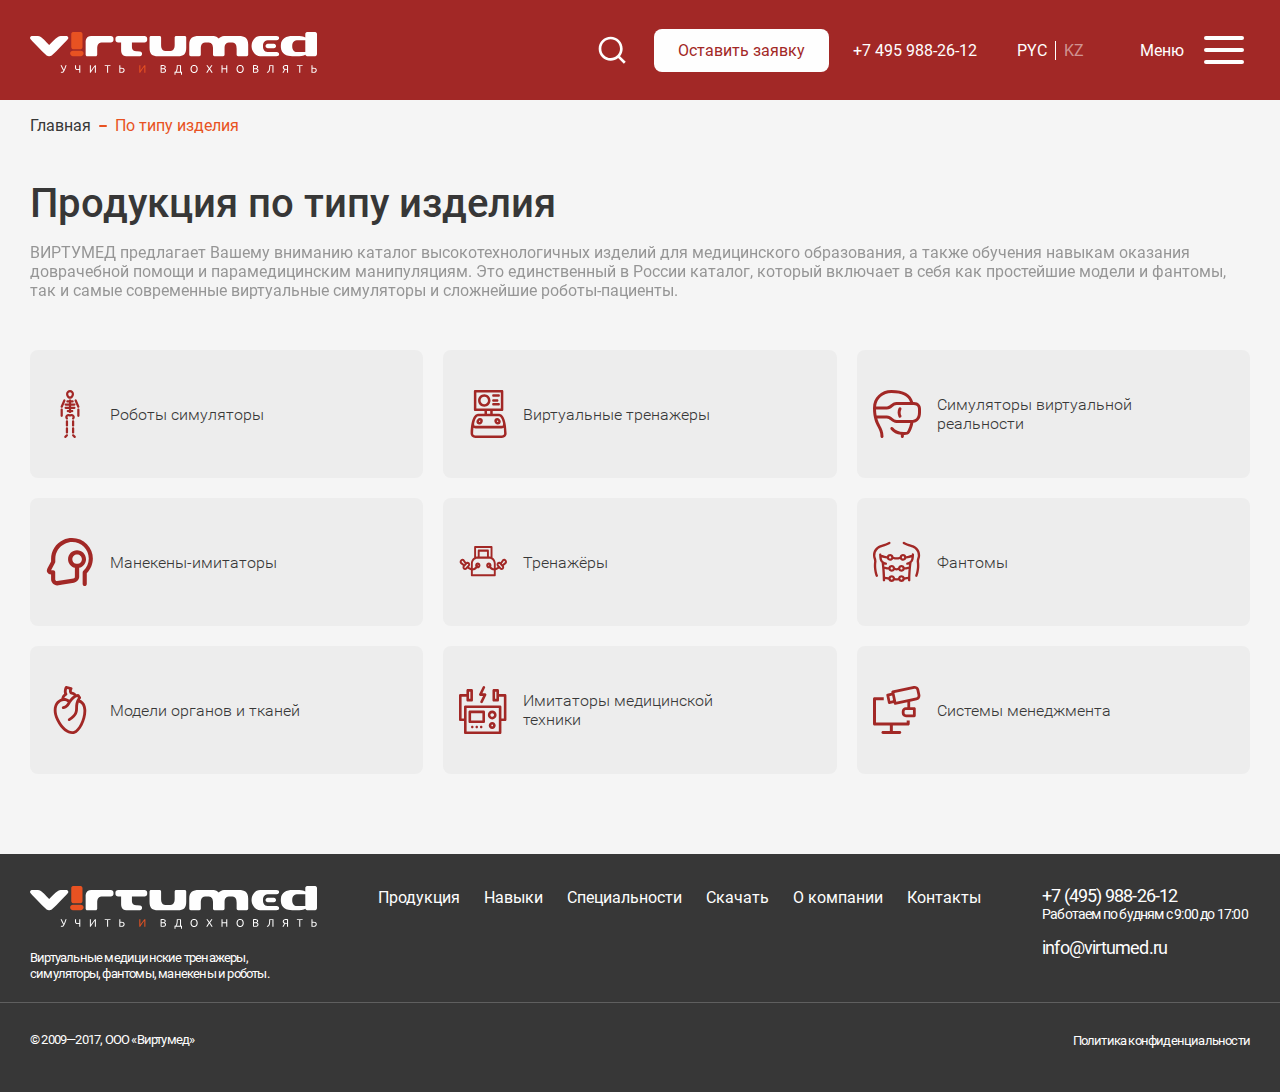
<file: produkciya.html>
<!DOCTYPE html><html lang="ru"><head>    <meta http-equiv="Content-Type" content="text/html; charset=UTF-8">    <meta http-equiv="X-UA-Compatible" content="IE=edge">    <meta name="viewport" content="width=device-width, initial-scale=1.0">    <meta name="keywords"        content="Современные медицинские учебные пособия: анатомические и биологические модели, муляжи, медицинские манекены и тренажеры, виртуальные симуляторы для отработки врачебных навыков">    <meta name="description"        content="Медицинские тренажеры, медицинские манекены, учебные пособия: анатомические и биологические модели, муляжи, виртуальные симуляторы">    <title>Медицинские манекены и симуляторы ВИРТУМЕД. Медицинское симуляционное оборудование</title>    <link rel="icon"  href="img/icons/favicon.ico">    <meta name="theme-color" content="#000">    <noscript>        <div>Ваш браузер не поддерживает скрипты!</div>    </noscript>    <!-- CSS Fancybox -->    <link rel="stylesheet" href="css/fancybox.min.css">    <!-- CSS Custom -->     <link rel="stylesheet" href="css/style.min.css">    <link rel="stylesheet" href="css/custom.css">    <link rel="stylesheet" href="css/eFilter.css">    <!---->    <meta property="og:url" content="https://virtumed.ru/produkciya.html">    <meta property="og:type" content="website">    <meta property="og:title" content="Медицинские манекены и симуляторы ВИРТУМЕД. Медицинское симуляционное оборудование">    <meta property="og:image"        content="https://virtumed.ru/assets/cache/images/assets/snippets/phpthumb/noimage-627x495-f94.png">    <meta property="og:description"        content="Медицинские тренажеры, медицинские манекены, учебные пособия: анатомические и биологические модели, муляжи, виртуальные симуляторы"></head><body>    <object style="display: none" class="sprite" type="image/svg+xml" data="../img/iconsprite/sprite.svg" title="Ваш браузер не поддерживает SVG"></object>    <!-- header -->    <header class="header">    <div class=" container header__container">        <a href="main.html" class="logo header__logo" aria-label="Лого">            <svg width="287" height="43" viewBox="0 0 287 43" fill="none" xmlns="http://www.w3.org/2000/svg">                <mask id="mask0_365_1230" style="mask-type:luminance" maskUnits="userSpaceOnUse" x="0" y="0" width="287"                    height="43">                    <path d="M287 0H0V43H287V0Z" fill="white" />                </mask>                <g mask="url(#mask0_365_1230)">                    <path fill-rule="evenodd" clip-rule="evenodd"                        d="M19.1986 13.0013L19.1815 13.0174L19.1644 13.0013V13.0158C16.2348 10.3702 11.852 4.18836 7.83111 4.05974C6.12621 4.00511 4.28842 3.97053 2.56779 4.01133C2.04104 4.02355 1.48467 3.98874 1.02197 4.29117C0.428902 4.6782 -0.00986036 5.28374 0.000168494 6.0306C0.00996942 6.7348 0.421608 7.05106 0.848975 7.53721C2.61064 9.5408 5.53792 12.5972 9.6746 16.6696C11.0756 18.0485 12.546 19.6074 13.9111 20.9548C16.0203 23.0378 17.4887 24.3157 19.1815 24.2075C20.8744 24.3157 22.3426 23.0378 24.4519 20.9548C25.8167 19.6074 27.2871 18.0485 28.6884 16.6696C32.825 12.5968 35.7527 9.5408 37.5141 7.53721C37.9416 7.05129 38.3533 6.7348 38.3629 6.0306C38.3729 5.28374 37.9519 4.64961 37.3415 4.29117C36.7721 3.95647 36.2773 3.98459 35.604 3.98667C34.0335 3.99289 32.2804 3.92926 30.7112 3.9793C29.9671 4.00303 29.0312 4.31561 28.2733 4.69296C24.9383 6.35676 21.5859 10.8602 19.1986 13.016V13.0013ZM287 20.4153V20.6449V22.0206C287 23.1957 286.201 24.1576 285.224 24.1576H277.067C276.279 24.1576 275.607 23.5333 275.377 22.6755C274.198 23.3961 272.144 24.2268 269.156 24.1832C266.84 24.1832 265.243 24.1832 262.927 24.1832H262.311C256.63 24.1832 251.196 22.0347 250.855 15.2174L250.854 15.2102V15.2031L250.853 15.1671L250.852 15.1594V15.156L250.851 15.1447V15.1374L250.85 15.124V15.1226L250.849 15.1155V15.1129L250.848 15.0788V15.0724H250.84V15.0698V14.7619V14.7591V13.4254V13.4228V13.1151V13.1123H250.848V13.1052L250.849 13.072V13.069L250.85 13.0616L250.851 13.0476V13.04L250.852 13.0291V13.0249L250.853 13.018L250.854 12.9821V12.9745L250.855 12.9673C251.196 6.15 256.63 4.00211 262.311 4.00211H262.927C265.243 4.00211 266.84 4.00211 269.156 4.00211C272.072 3.9597 274.099 4.75035 275.29 5.45779V3.74278V2.25277V2.13706C275.29 0.961688 276.09 0 277.067 0H285.224C286.202 0 287 0.961688 287 2.13706V2.25277V3.74278V9.11435V9.22984V10.7201V15.0433V20.4153ZM275.289 20.0509V15.0433V10.7201V9.22984V9.11435V8.13492H266.963C265.081 8.08674 263.818 9.12749 262.999 10.44C262.502 11.2383 262.34 11.9024 262.279 12.6472L262.277 12.6677L262.276 12.6863V12.6882L262.273 12.7094L262.271 12.7382L262.27 12.7684L262.269 12.7709L262.268 12.7914L262.267 12.7979L262.266 12.8127V12.8198L262.262 12.8966L262.26 12.9113V12.9177C262.253 13.0362 262.249 13.1582 262.245 13.2827V13.2891L262.243 13.3216V13.3309L262.241 13.3532V13.3748V13.3827V13.3972L262.239 13.4203V13.4427L262.238 13.4433L262.237 13.5023V13.5049L262.236 13.5114V13.5344L262.232 13.6981L262.231 13.7218L262.227 13.8834V13.8887V13.8905L262.226 13.9149L262.222 14.0219L262.221 14.0387L262.22 14.0863V14.0895V14.0934V14.097L262.226 14.2678L262.227 14.2923V14.2942V14.2999L262.231 14.4604L262.232 14.4848V14.4887L262.236 14.6477V14.6715L262.237 14.6779V14.68L262.239 14.7621L262.24 14.7845V14.8004L262.241 14.8075V14.8301V14.8532L262.243 14.8617L262.244 14.8949V14.8992C262.248 15.0244 262.253 15.1463 262.26 15.2655V15.2712L262.261 15.2867L262.266 15.3637V15.3709L262.267 15.3849V15.3914L262.269 15.4128V15.4146L262.271 15.4448L262.273 15.4751L262.276 15.4954V15.4972L262.277 15.5161L262.279 15.5371C262.34 16.2821 262.501 16.946 262.998 17.7442C263.818 19.0576 265.081 20.0982 266.963 20.0503L275.289 20.0509ZM237.728 11.818H243.865C245.074 11.818 246.062 12.8422 246.062 14.0938C246.062 15.3462 245.072 16.3703 243.865 16.3703H237.728C236.52 16.3703 235.531 15.3462 235.531 14.0938C235.531 12.8422 236.52 11.818 237.728 11.818ZM230.07 4.00257H233.074H233.691H246.365C250.293 4.00257 249.767 8.13538 246.583 8.13538H237.727C235.845 8.0872 234.582 9.12795 233.764 10.4405C232.972 11.7085 233.032 12.6373 232.984 14.0911V14.095C233.032 15.5488 232.972 16.4799 233.764 17.7474C234.582 19.0602 235.845 20.1009 237.727 20.0527H246.583C249.767 20.0527 250.293 24.1858 246.365 24.1858H233.691H233.074H230.07C225.449 24.1858 221.78 19.411 221.611 15.0728H221.603V14.7623V13.4258V13.1155H221.611C221.78 8.77712 225.449 4.00257 230.07 4.00257ZM168.637 4.00833H169.158C169.489 3.99612 169.86 4.00764 170.251 4.00833H182.495H182.563C182.954 4.00764 183.323 3.99612 183.654 4.00833C185.215 4.00833 187.888 5.49397 188.777 6.4824C189.447 5.65118 191.911 4.00257 194.031 4.00833H194.086H207.415C207.805 4.00718 208.175 3.99634 208.507 4.00833H208.916C214.742 4.00833 218.189 6.05181 218.189 12.5425V20.709V21.7201V22.7313C218.189 23.553 217.525 24.2252 216.712 24.2252H208.107C207.294 24.2252 206.629 23.553 206.629 22.7313V21.7201V20.709V16.7768H206.622V16.5504C206.622 14.5029 206.279 10.972 202.353 10.5855H198.809C195.497 10.9119 194.735 13.4761 194.577 15.4995V20.709V21.7201V22.7313C194.577 23.553 193.913 24.2252 193.1 24.2252H193.055H184.495H184.451C183.637 24.2252 182.973 23.553 182.973 22.7313V21.7201V20.709V15.5071C182.817 13.4823 182.058 10.9119 178.743 10.5855H175.085C171.159 10.972 170.816 14.5037 170.816 16.5504V16.7768H170.809V20.709V21.7201V22.7313C170.809 23.553 170.144 24.2252 169.331 24.2252H160.726C159.914 24.2252 159.249 23.553 159.249 22.7313V21.7201V20.709V12.5425C159.249 6.05181 162.812 4.00833 168.638 4.00833H168.637ZM128.011 24.2192H128.628H129.883C130.215 24.2321 130.585 24.2206 130.976 24.2192H144.727H144.794C145.185 24.2206 145.555 24.2321 145.886 24.2192H147.143H147.76C153.585 24.2192 156.226 22.1764 156.226 15.6858V7.51854V6.50775V5.49697C156.226 4.6752 155.561 4.00257 154.748 4.00257H146.144C145.33 4.00257 144.666 4.6752 144.666 5.49697V6.50775V7.51854V12.894H144.659V13.1204C144.659 15.1675 144.315 18.6988 140.391 19.085H135.381C131.456 18.6988 131.112 15.1675 131.112 13.1204V12.894H131.105V7.51854V6.50775V5.49697C131.105 4.6752 130.44 4.00257 129.627 4.00257H121.023C120.21 4.00257 119.545 4.6752 119.545 5.49697V6.50775V7.51854V15.6858C119.545 22.1764 122.184 24.2192 128.011 24.2192ZM96.267 24.2192H99.1065H99.6898H109.944C112.579 24.2192 112.971 19.5934 109.944 19.3964L106.987 19.2036H106.129C101.58 19.2036 101.924 15.5465 101.924 13.4779V10.4587H106.957H114.543C116.005 10.4587 117.202 9.30222 117.202 7.88874V6.57229C117.202 5.15904 116.005 4.00257 114.543 4.00257H106.957H95.6778H88.0933C86.6302 4.00257 85.434 5.15904 85.434 6.57229V7.88874C85.434 9.30222 86.6306 10.4587 88.0933 10.4587H91.1049V17.756C91.1049 20.0908 91.5014 24.2192 96.267 24.2192ZM61.1104 4.00257H64.1147H64.7315H80.8306C82.2929 4.00257 83.4896 5.15881 83.4896 6.57229V7.88874C83.4896 9.30222 82.2931 10.4587 80.8306 10.4587H71.4846C67.5594 10.8446 67.2166 14.3762 67.2166 16.4233V16.6499H67.209V20.7032V21.7142V22.7249C67.209 23.5472 66.5441 24.219 65.7316 24.219H57.1268C56.3139 24.219 55.6492 23.5472 55.6492 22.7249V21.7142V20.7032V10.6277C55.6492 8.23404 56.0686 4.00257 61.1104 4.00257Z"                        fill="#FEFEFE" />                    <path fill-rule="evenodd" clip-rule="evenodd"                        d="M42.945 18.8743H50.7967C52.3436 18.8743 53.6088 20.0599 53.6088 21.5086C53.6088 22.9573 52.3434 24.1431 50.7967 24.1431H42.945C41.3981 24.1431 40.1328 22.9575 40.1328 21.5086C40.1328 20.0601 41.3983 18.8743 42.945 18.8743ZM52.4948 13.4525V13.6827V15.0578C52.4948 16.2338 51.7275 17.1951 50.7887 17.1951H42.9532C42.0146 17.1951 41.2471 16.2338 41.2471 15.0578V13.6827V13.4525V3.75795V2.2677V2.15222C41.2471 0.976849 42.0146 0.015625 42.9532 0.015625H50.7887C51.7275 0.015625 52.4948 0.976849 52.4948 2.15222V2.2677V3.75795V13.4525Z"                        fill="#E85222" />                    <path                        d="M34.5943 38.4127C34.4496 38.7495 34.2993 39.066 34.1437 39.3625C33.988 39.6588 33.8036 39.9171 33.59 40.1365C33.3764 40.356 33.1196 40.5281 32.8191 40.6526C32.5189 40.7768 32.148 40.8393 31.7066 40.8393C31.6198 40.8393 31.5293 40.8338 31.4351 40.8227C31.3413 40.8117 31.2506 40.7972 31.164 40.7789C31.0771 40.7607 31.0012 40.7404 30.9358 40.7186C30.8708 40.6967 30.8236 40.6747 30.7947 40.6528L30.9793 39.7525C31.0732 39.7891 31.1872 39.8256 31.3212 39.8622C31.4552 39.8988 31.5945 39.9173 31.7393 39.9173C31.9562 39.9173 32.1464 39.8899 32.3093 39.835C32.4721 39.7799 32.6187 39.7031 32.7488 39.6042C32.8791 39.5055 32.9949 39.3848 33.0961 39.2419C33.1975 39.0992 33.2951 38.9399 33.3892 38.7642C33.0708 38.2447 32.7707 37.7267 32.4882 37.2109C32.2058 36.6947 31.9455 36.1955 31.7066 35.7123C31.4678 35.2292 31.2506 34.77 31.0552 34.3344C30.8599 33.8989 30.6862 33.498 30.5342 33.1322H31.7283C31.9672 33.7691 32.2729 34.4791 32.6455 35.2621C33.0181 36.0451 33.4326 36.8651 33.8886 37.7215C34.1781 37.0553 34.4548 36.3215 34.719 35.5201C34.9831 34.7188 35.2309 33.9226 35.4625 33.1322H36.6023C36.436 33.6592 36.2693 34.1553 36.1029 34.6199C35.9366 35.0848 35.7699 35.5312 35.6036 35.9592C35.4372 36.3875 35.2705 36.8047 35.1042 37.2109C34.9378 37.617 34.768 38.0176 34.5943 38.4127ZM46.0571 35.3278C46.0571 35.6353 46.0842 35.9043 46.1384 36.1349C46.1927 36.3656 46.2868 36.5558 46.4208 36.7058C46.5546 36.8559 46.7355 36.9675 46.9635 37.0408C47.1914 37.1138 47.4791 37.1504 47.8265 37.1504C47.9639 37.1504 48.1032 37.1452 48.2445 37.1341C48.3856 37.123 48.5212 37.1101 48.6515 37.0956C48.7817 37.0811 48.8975 37.0626 48.9987 37.0408C49.1001 37.0189 49.1833 37.0006 49.2485 36.9856V33.1322H50.3016V40.7404H49.2485V37.9081C49.1111 37.9448 48.8993 37.9812 48.6135 38.0179C48.3274 38.0545 48.0218 38.0727 47.696 38.0727C47.1461 38.0727 46.6975 38.0089 46.3501 37.8807C46.0028 37.7525 45.7296 37.5696 45.5306 37.3319C45.3316 37.094 45.1957 36.8049 45.1235 36.4645C45.0512 36.124 45.0147 35.7455 45.0147 35.3281V33.1324H46.0568L46.0571 35.3278ZM59.8647 40.7404V33.1322H60.8961V38.7642C61.1277 38.3763 61.4117 37.9338 61.7483 37.4359C62.085 36.9381 62.4431 36.4313 62.8231 35.9152C63.203 35.3991 63.5866 34.8979 63.9736 34.4111C64.3609 33.9243 64.7246 33.498 65.0647 33.132H65.9008V40.7402H64.8694V34.8009C64.6668 35.0351 64.4459 35.3057 64.207 35.6132C63.9682 35.9207 63.722 36.248 63.4687 36.5958C63.2155 36.9435 62.9605 37.304 62.7034 37.6772C62.4465 38.0504 62.1988 38.4183 61.9598 38.7807C61.721 39.143 61.4985 39.4924 61.2923 39.829C61.0858 40.1658 60.9031 40.4696 60.7439 40.7402L59.8647 40.7404ZM80.4898 33.1322V34.0544H78.1232V40.7404H77.0702V34.0544H74.7036V33.1322H80.4898ZM94.6449 38.3581C94.6449 39.1778 94.3517 39.7926 93.7655 40.2024C93.1793 40.6123 92.3542 40.8172 91.2904 40.8172C90.9866 40.8172 90.6536 40.8045 90.2918 40.7789C89.9299 40.7533 89.5972 40.7037 89.2931 40.6304V33.1322H90.3462V35.899C90.4908 35.8843 90.6374 35.8751 90.7858 35.8716C90.9342 35.8679 91.0808 35.866 91.2254 35.866C93.505 35.866 94.6449 36.6966 94.6449 38.3581ZM93.5376 38.3581C93.5376 38.0506 93.4794 37.7945 93.3639 37.5896C93.248 37.3847 93.0872 37.2235 92.8807 37.1065C92.6744 36.9896 92.4285 36.9071 92.1425 36.8593C91.8566 36.8118 91.54 36.7878 91.1926 36.7878C91.0552 36.7878 90.9159 36.7878 90.7746 36.7878C90.6336 36.7878 90.4906 36.7953 90.3458 36.81V39.8508C90.4763 39.8655 90.6226 39.8748 90.7856 39.8784C90.9483 39.882 91.1455 39.8836 91.3772 39.8836C91.6594 39.8836 91.9309 39.8617 92.1915 39.8179C92.4522 39.7741 92.6817 39.6935 92.8807 39.5764C93.0799 39.4592 93.239 39.3037 93.3584 39.1098C93.4779 38.9159 93.5376 38.6655 93.5376 38.3581ZM132.616 40.8063C132.465 40.8063 132.3 40.8026 132.122 40.7953C131.945 40.7879 131.767 40.7771 131.59 40.7623C131.412 40.7478 131.237 40.7293 131.064 40.7075C130.89 40.6856 130.731 40.6563 130.586 40.6197V33.2422C130.731 33.2055 130.89 33.1765 131.064 33.1543C131.237 33.1322 131.412 33.114 131.59 33.0993C131.767 33.0848 131.943 33.0737 132.117 33.0663C132.29 33.0589 132.453 33.0552 132.605 33.0552C133.04 33.0552 133.447 33.0882 133.826 33.1541C134.207 33.2198 134.535 33.3316 134.815 33.4888C135.093 33.6463 135.312 33.8528 135.471 34.1092C135.63 34.3652 135.71 34.6801 135.71 35.0533C135.71 35.4705 135.612 35.8128 135.417 36.0797C135.222 36.3469 134.96 36.5463 134.635 36.6782C135.076 36.81 135.428 37.0186 135.689 37.3037C135.949 37.5894 136.079 37.9918 136.079 38.5114C136.079 39.2725 135.802 39.8454 135.248 40.2297C134.695 40.6139 133.818 40.8063 132.616 40.8063ZM131.628 37.1945V39.8732C131.708 39.8806 131.801 39.8878 131.911 39.8951C132.004 39.9025 132.115 39.908 132.241 39.9118C132.368 39.9154 132.515 39.9173 132.681 39.9173C132.992 39.9173 133.287 39.897 133.566 39.8569C133.844 39.8165 134.089 39.7453 134.298 39.6427C134.509 39.5402 134.677 39.3977 134.803 39.2147C134.93 39.0317 134.993 38.8009 134.993 38.5229C134.993 38.2742 134.946 38.0638 134.852 37.8915C134.758 37.7195 134.622 37.5825 134.445 37.4798C134.267 37.3775 134.056 37.3042 133.81 37.2604C133.564 37.2167 133.289 37.1947 132.985 37.1947L131.628 37.1945ZM131.628 36.3382H132.736C132.996 36.3382 133.242 36.3199 133.473 36.2832C133.705 36.2467 133.906 36.1807 134.076 36.0858C134.246 35.9905 134.38 35.866 134.478 35.7125C134.576 35.5588 134.625 35.365 134.625 35.1305C134.625 34.9111 134.574 34.7262 134.473 34.5761C134.372 34.4261 134.231 34.3052 134.055 34.2138C133.877 34.1223 133.669 34.0544 133.43 34.0107C133.192 33.9669 132.938 33.945 132.67 33.945C132.402 33.945 132.192 33.9487 132.04 33.9561C131.888 33.9634 131.751 33.9742 131.628 33.989V36.3382ZM145.501 40.7404V42.7714H144.503V39.8292H145.295C145.663 39.4048 145.947 38.9346 146.147 38.4185C146.346 37.9024 146.49 37.3573 146.581 36.7826C146.671 36.2081 146.726 35.6134 146.743 34.9986C146.761 34.3837 146.774 33.7617 146.782 33.1322H151.037V39.8292H151.982V42.7714H150.982V40.7404H145.501ZM147.814 34.0435C147.791 34.5266 147.768 35.0187 147.743 35.5201C147.717 36.0215 147.663 36.5191 147.58 37.0131C147.497 37.507 147.376 37.9921 147.216 38.4679C147.057 38.9433 146.833 39.3973 146.544 39.829H149.984V34.0432L147.814 34.0435ZM160.502 36.9308C160.502 36.2796 160.599 35.7047 160.79 35.2073C160.983 34.7097 161.243 34.2943 161.573 33.9611C161.901 33.6283 162.285 33.3775 162.723 33.2092C163.161 33.0409 163.625 32.9565 164.117 32.9565C164.603 32.9565 165.06 33.0409 165.491 33.2092C165.921 33.3775 166.3 33.6283 166.625 33.9611C166.951 34.2943 167.21 34.7097 167.402 35.2073C167.593 35.705 167.689 36.2796 167.689 36.9308C167.689 37.5823 167.593 38.1569 167.402 38.6546C167.21 39.1522 166.951 39.5676 166.625 39.9004C166.3 40.2335 165.921 40.4841 165.491 40.6526C165.06 40.8209 164.603 40.905 164.117 40.905C163.625 40.905 163.161 40.8206 162.723 40.6526C162.285 40.4843 161.901 40.2335 161.573 39.9004C161.243 39.5674 160.983 39.152 160.79 38.6546C160.599 38.1569 160.502 37.5823 160.502 36.9308ZM161.61 36.9308C161.61 37.392 161.668 37.8109 161.784 38.188C161.899 38.5649 162.064 38.8851 162.277 39.1485C162.491 39.4122 162.752 39.6151 163.06 39.7577C163.367 39.9004 163.713 39.9719 164.096 39.9719C164.48 39.9719 164.823 39.9004 165.127 39.7577C165.431 39.6151 165.691 39.412 165.904 39.1485C166.117 38.8851 166.282 38.5649 166.398 38.188C166.513 37.8109 166.572 37.392 166.572 36.9308C166.572 36.4697 166.513 36.0507 166.398 35.6738C166.282 35.2969 166.117 34.9768 165.904 34.7131C165.691 34.4496 165.431 34.2465 165.127 34.1038C164.823 33.9611 164.48 33.8899 164.096 33.8899C163.713 33.8899 163.367 33.9611 163.06 34.1038C162.752 34.2465 162.491 34.4498 162.277 34.7131C162.064 34.9768 161.9 35.2967 161.784 35.6738C161.668 36.0507 161.61 36.4697 161.61 36.9308ZM181.464 40.7404C181.356 40.521 181.226 40.2776 181.074 40.0104C180.922 39.7432 180.755 39.465 180.574 39.176C180.394 38.8867 180.205 38.5978 180.01 38.3085C179.814 38.0195 179.626 37.7471 179.445 37.4907C179.265 37.7471 179.077 38.0197 178.881 38.3085C178.685 38.5978 178.499 38.8867 178.322 39.176C178.144 39.4652 177.977 39.7432 177.822 40.0104C177.667 40.2776 177.534 40.5208 177.426 40.7404H176.264C176.59 40.0962 176.968 39.4413 177.399 38.7753C177.83 38.1093 178.287 37.425 178.771 36.7224L176.362 33.1324H177.578L179.434 35.9649L181.268 33.1324H182.474L180.108 36.6786C180.6 37.3886 181.062 38.0801 181.497 38.7535C181.931 39.4268 182.314 40.0891 182.647 40.7406L181.464 40.7404ZM196.227 33.1322H197.281V40.7404H196.227V37.2272H192.548V40.7404H191.494V33.1322H192.548V36.3052H196.227V33.1322ZM206.539 36.9308C206.539 36.2796 206.636 35.7047 206.827 35.2073C207.019 34.7097 207.28 34.2943 207.609 33.9611C207.938 33.6283 208.322 33.3775 208.76 33.2092C209.198 33.0409 209.662 32.9565 210.154 32.9565C210.639 32.9565 211.097 33.0409 211.528 33.2092C211.958 33.3775 212.337 33.6283 212.662 33.9611C212.988 34.2943 213.247 34.7097 213.439 35.2073C213.63 35.705 213.726 36.2796 213.726 36.9308C213.726 37.5823 213.63 38.1569 213.439 38.6546C213.247 39.1522 212.988 39.5676 212.662 39.9004C212.337 40.2335 211.958 40.4841 211.528 40.6526C211.097 40.8209 210.639 40.905 210.154 40.905C209.662 40.905 209.198 40.8206 208.76 40.6526C208.322 40.4843 207.938 40.2335 207.609 39.9004C207.28 39.5674 207.019 39.152 206.827 38.6546C206.636 38.1569 206.539 37.5823 206.539 36.9308ZM207.647 36.9308C207.647 37.392 207.705 37.8109 207.821 38.188C207.936 38.5649 208.101 38.8851 208.314 39.1485C208.528 39.4122 208.789 39.6151 209.097 39.7577C209.404 39.9004 209.749 39.9719 210.133 39.9719C210.517 39.9719 210.86 39.9004 211.164 39.7577C211.468 39.6151 211.727 39.412 211.94 39.1485C212.154 38.8851 212.319 38.5649 212.434 38.188C212.55 37.8109 212.608 37.392 212.608 36.9308C212.608 36.4697 212.55 36.0507 212.434 35.6738C212.319 35.2969 212.154 34.9768 211.94 34.7131C211.727 34.4496 211.468 34.2465 211.164 34.1038C210.86 33.9611 210.517 33.8899 210.133 33.8899C209.749 33.8899 209.404 33.9611 209.097 34.1038C208.789 34.2465 208.528 34.4498 208.314 34.7131C208.101 34.9768 207.937 35.2967 207.821 35.6738C207.705 36.0507 207.647 36.4697 207.647 36.9308ZM225.016 40.8061C224.864 40.8061 224.699 40.8024 224.521 40.795C224.344 40.7877 224.166 40.7768 223.989 40.7621C223.812 40.7476 223.637 40.7291 223.463 40.7072C223.289 40.6854 223.13 40.656 222.985 40.6195V33.242C223.13 33.2053 223.289 33.1763 223.463 33.1541C223.637 33.132 223.812 33.1138 223.989 33.099C224.166 33.0845 224.342 33.0734 224.516 33.0661C224.689 33.0587 224.852 33.055 225.004 33.055C225.439 33.055 225.846 33.088 226.225 33.1539C226.606 33.2196 226.935 33.3314 227.214 33.4886C227.492 33.646 227.711 33.8526 227.871 34.1089C228.029 34.365 228.109 34.6799 228.109 35.053C228.109 35.4703 228.011 35.8126 227.817 36.0795C227.621 36.3467 227.361 36.5461 227.034 36.678C227.476 36.8098 227.827 37.0184 228.088 37.3035C228.348 37.5891 228.479 37.9916 228.479 38.5112C228.479 39.2723 228.201 39.8451 227.648 40.2293C227.094 40.6137 226.217 40.8061 225.016 40.8061ZM224.027 37.1943V39.873C224.107 39.8804 224.201 39.8875 224.31 39.8949C224.403 39.9023 224.514 39.9078 224.64 39.9115C224.768 39.9152 224.914 39.9171 225.081 39.9171C225.392 39.9171 225.686 39.8967 225.965 39.8566C226.243 39.8163 226.488 39.7451 226.698 39.6425C226.908 39.54 227.076 39.3975 227.202 39.2144C227.329 39.0315 227.392 38.8007 227.392 38.5227C227.392 38.2739 227.346 38.0635 227.251 37.8913C227.158 37.7193 227.022 37.5822 226.844 37.4796C226.668 37.3773 226.455 37.3039 226.209 37.2602C225.964 37.2163 225.689 37.1945 225.385 37.1945L224.027 37.1943ZM224.027 36.338H225.135C225.395 36.338 225.642 36.3197 225.874 36.283C226.104 36.2464 226.305 36.1805 226.475 36.0855C226.645 35.9903 226.779 35.8658 226.877 35.7123C226.975 35.5586 227.024 35.3648 227.024 35.1303C227.024 34.9108 226.973 34.726 226.872 34.5759C226.771 34.4259 226.631 34.305 226.454 34.2135C226.276 34.1221 226.068 34.0542 225.83 34.0105C225.591 33.9666 225.338 33.9448 225.07 33.9448C224.802 33.9448 224.592 33.9484 224.44 33.9559C224.288 33.9632 224.15 33.974 224.027 33.9888V36.338ZM240.234 34.0435C240.22 34.4535 240.205 34.8505 240.191 35.2347C240.177 35.6192 240.154 35.9923 240.126 36.3547C240.097 36.7171 240.053 37.07 239.996 37.4141C239.938 37.7581 239.858 38.0948 239.757 38.424C239.656 38.7535 239.53 39.0625 239.383 39.3518C239.234 39.6409 239.049 39.8935 238.829 40.1093C238.608 40.3252 238.347 40.4991 238.047 40.6308C237.747 40.7625 237.394 40.8359 236.989 40.8504L236.87 39.9281C237.376 39.8693 237.769 39.7084 238.048 39.4449C238.326 39.1812 238.556 38.7787 238.736 38.2374C238.939 37.6226 239.067 36.8815 239.122 36.0143C239.176 35.1469 239.203 34.1863 239.203 33.1322H243.47V40.7404H242.416V34.0435H240.234ZM255.952 33.9885C255.678 33.9885 255.415 34.0105 255.166 34.0542C254.916 34.0983 254.694 34.1751 254.498 34.285C254.302 34.3947 254.147 34.5447 254.031 34.7349C253.916 34.9254 253.857 35.1632 253.857 35.4486C253.857 35.9903 254.029 36.3654 254.374 36.5739C254.717 36.7826 255.233 36.8867 255.92 36.8867H257.006V34.0213C256.926 34.0213 256.832 34.0176 256.724 34.0103C256.629 34.0028 256.519 33.9976 256.392 33.9939C256.266 33.9902 256.119 33.9883 255.953 33.9883L255.952 33.9885ZM256.039 33.0554C256.191 33.0554 256.354 33.0591 256.528 33.0665C256.702 33.0739 256.877 33.0847 257.054 33.0995C257.232 33.114 257.407 33.1324 257.581 33.1546C257.755 33.1765 257.913 33.2057 258.059 33.2424V40.7406H257.006V37.7654H256.104C256.003 37.7654 255.897 37.7636 255.784 37.76C255.673 37.7562 255.522 37.7435 255.334 37.7217C255.204 37.8971 255.062 38.1022 254.91 38.3365C254.758 38.5706 254.606 38.8196 254.454 39.0831C254.302 39.3466 254.153 39.6211 254.004 39.9064C253.855 40.192 253.72 40.4703 253.597 40.7408H252.489C252.605 40.4553 252.743 40.159 252.901 39.8516C253.061 39.544 253.226 39.2515 253.396 38.9733C253.566 38.6953 253.73 38.4374 253.885 38.1995C254.04 37.9614 254.176 37.7659 254.292 37.6122C254.125 37.561 253.952 37.4877 253.771 37.3927C253.589 37.2975 253.423 37.1657 253.271 36.9977C253.119 36.8293 252.994 36.619 252.896 36.3662C252.798 36.1136 252.751 35.8116 252.751 35.4603C252.751 35.0653 252.826 34.7174 252.978 34.4174C253.13 34.1174 253.349 33.8666 253.635 33.6654C253.921 33.4642 254.266 33.3123 254.671 33.2097C255.076 33.107 255.532 33.0554 256.039 33.0554ZM272.648 33.1322V34.0544H270.281V40.7404H269.229V34.0544H266.861V33.1322H272.648ZM286.803 38.3581C286.803 39.1778 286.51 39.7926 285.923 40.2024C285.338 40.6123 284.512 40.8172 283.449 40.8172C283.145 40.8172 282.811 40.8045 282.45 40.7789C282.088 40.7533 281.756 40.7037 281.452 40.6304V33.1322H282.504V35.899C282.648 35.8843 282.795 35.8751 282.944 35.8716C283.092 35.8679 283.238 35.866 283.383 35.866C285.663 35.866 286.804 36.6968 286.804 38.3583L286.803 38.3581ZM285.696 38.3581C285.696 38.0506 285.638 37.7945 285.522 37.5896C285.406 37.3847 285.245 37.2235 285.039 37.1065C284.833 36.9896 284.586 36.9071 284.3 36.8593C284.014 36.8118 283.698 36.7878 283.351 36.7878C283.213 36.7878 283.074 36.7878 282.932 36.7878C282.792 36.7878 282.648 36.7953 282.504 36.81V39.8508C282.635 39.8655 282.78 39.8748 282.944 39.8784C283.107 39.882 283.303 39.8836 283.535 39.8836C283.818 39.8836 284.089 39.8617 284.349 39.8179C284.611 39.7741 284.839 39.6935 285.039 39.5764C285.238 39.4592 285.397 39.3037 285.516 39.1098C285.635 38.9159 285.696 38.6655 285.696 38.3581Z"                        fill="#FEFEFE" />                    <path                        d="M109.331 40.74V33.1318H110.363V38.7638C110.594 38.3759 110.879 37.9333 111.215 37.4354C111.552 36.9377 111.91 36.4309 112.289 35.9148C112.67 35.3987 113.054 34.8975 113.44 34.4106C113.827 33.9239 114.191 33.4976 114.531 33.1316H115.368V40.7398H114.337V34.8004C114.134 35.0347 113.912 35.3052 113.673 35.6128C113.435 35.9202 113.189 36.2476 112.936 36.5955C112.683 36.943 112.427 37.3036 112.17 37.6768C111.913 38.0499 111.665 38.4178 111.426 38.7802C111.188 39.1426 110.965 39.492 110.759 39.8285C110.552 40.1653 110.37 40.4691 110.21 40.7398L109.331 40.74Z"                        fill="#E85222" />                </g>            </svg>        </a>        <div class="header__content">            <div class="search header__search">                <form class="form-search">                    <input class="form-search__input" type="text" placeholder="Введите запрос">                    <button type="submit" class="form-search__btn"></button>                </form>            </div>            <button class="btn header__btn feedback-openBtn">Оставить заявку</button>            <a class="phone header__phone" href="tel:74959882612" aria-label="Телефон">+7 495 988-26-12</a>            <div class="lang header__lang">                <a class="lang__item active" href="" data-lang="ru">PYC</a>                <a class="lang__item" href="" data-lang="kz">KZ</a>            </div>            <div class="icon-menu header__icon">                <span class="icon-menu__lbl">Меню</span>                <div class="icon-menu__items">                    <span class="icon-menu__item" style="--icon-i: 1"></span>                    <span class="icon-menu__item" style="--icon-i: 2"></span>                    <span class="icon-menu__item" style="--icon-i: 3"></span>                    <span class="icon-menu__cross1" style="--icon-i: 4"></span>                    <span class="icon-menu__cross2" style="--icon-i: 5"></span>                </div>            </div>        </div>    </div>    <nav class="nav-menu header__nav">        <div class="nav-menu__inner">            <ul class="nav-menu__list">                <li><a href="o-kompanii.html" class="nav-menu__link arrow"><span class="h1 nav-menu__spn" style="--icon-i: 1">O компании</span></a></li>                <li class="nav-menu__item nav-menu__item--subnavs">                    <div class="nav-menu__lbl"><span class="h1 nav-menu__spn" style="--icon-i: 2">Продукция</span></div>                    <div class="subnavs">                        <ul class="subnavs__list">                            <li><a href="produkciya.html" class="subnavs__link"><span class="h2 nav-menu__spn" style="--icon-i: 3">По типу изделия</span></a></li>                            <li><a href="navyki.html" class="subnavs__link"><span class="h2 nav-menu__spn" style="--icon-i: 4">По навыку</span></a></li>                            <li><a href="specialnosti.html" class="subnavs__link"><span class="h2 nav-menu__spn" style="--icon-i: 5">По специальности</span></a></li>                        </ul>                    </div>                </li>                <li><a href="skachat.html" class="nav-menu__link arrow"><span class="h1 nav-menu__spn" style="--icon-i: 6">Скачать</span></a></li>                <li><a href="kontakty.html" class="nav-menu__link arrow"><span class="h1 nav-menu__spn" style="--icon-i: 7">Контакты</span></a></li>            </ul>            <div class="search nav-menu__search">                <form class="form-search">                    <input class="form-search__input" type="text" placeholder="Введите запрос">                    <button type="submit" class="form-search__btn"></button>                </form>            </div>            <div class="lang nav-menu__lang">                <a class="lang__item active" href="/">PYC</a>                <a class="lang__item" href="/kz/">KZ</a>            </div>        </div>    </nav></header>    <!--main-->    <main class="main">        <!--breadcrumbs-->        <div class="breadcrumbs">            <div class="container breadcrumbs__container">                <ul class="breadcrumbs__items">                    <li class="breadcrumbs__item"><a href="main.html">Главная</a></li>                    <li class="breadcrumbs__item active line">По типу изделия</li>                </ul>            </div>        </div>        <!-- catalog types-->        <section class="section catalog types">            <div class="container catalog__container">                <h1 class="catalog__title">Продукция по типу изделия</h1>                <div class="catalog__subtitle">ВИРТУМЕД предлагает Вашему вниманию каталог высокотехнологичных изделий для медицинского образования, а также обучения навыкам оказания доврачебной помощи и парамедицинским манипуляциям. Это единственный в России каталог, который включает в себя как простейшие модели и фантомы, так и самые современные виртуальные симуляторы и сложнейшие роботы-пациенты.</div>                <div class="catalog__items">                    <a href="roboty-simulyatory.html" class="icon-block arrow">                        <svg><use xlink:href="img/iconsprite/sprite.svg#robots"></use></svg>                        <div class="icon-block__title">Роботы симуляторы</div>                    </a>                    <a href="" class="icon-block arrow">                        <svg><use xlink:href="img/iconsprite/sprite.svg#v-trainers"></use></svg>                        <div class="icon-block__title">Виртуальные тренажеры</div>                    </a>                    <a href="" class="icon-block arrow">                        <svg><use xlink:href="img/iconsprite/sprite.svg#vr"></use></svg>                        <div class="icon-block__title">Симуляторы виртуальной реальности</div>                    </a>                    <a href="" class="icon-block arrow">                        <svg><use xlink:href="img/iconsprite/sprite.svg#mannequins"></use></svg>                        <div class="icon-block__title">Манекены-имитаторы</div>                    </a>                    <a href="" class="icon-block arrow">                        <svg><use xlink:href="img/iconsprite/sprite.svg#trainers"></use></svg>                        <div class="icon-block__title">Тренажёры</div>                    </a>                    <a href="" class="icon-block arrow">                        <svg><use xlink:href="img/iconsprite/sprite.svg#phantoms"></use></svg>                        <div class="icon-block__title">Фантомы</div>                    </a>                    <a href="" class="icon-block arrow">                        <svg><use xlink:href="img/iconsprite/sprite.svg#organs"></use></svg>                        <div class="icon-block__title">Модели органов и тканей</div>                    </a>                    <a href="" class="icon-block arrow">                        <svg><use xlink:href="img/iconsprite/sprite.svg#imitators"></use></svg>                        <div class="icon-block__title">Имитаторы медицинской техники</div>                    </a>                    <a href="" class="icon-block arrow">                        <svg><use xlink:href="img/iconsprite/sprite.svg#management"></use></svg>                        <div class="icon-block__title">Системы менеджмента</div>                    </a>                </div>            </div>        </section>            <!-- feedback-modal -->    <div class="modal feedback-modal">        <div class="modal__inner feedback-modal__inner">            <button class="icon-close"></button>            <div class="h2 modal__title">Оставить заявку</div>            <form class="form modal__form feedback-modal__form">                <div class="form__items">                    <div class="form__item">                        <input type="text" class="form__inp reg" placeholder="Имя">                        <div class="form__item__error">Пожалуйста, введите имя</div>                    </div>                    <div class="form__item">                        <input type="text" class="form__inp reg mail" placeholder="Почта">                        <div class="form__item__error">Пожалуйста, введите почту</div>                    </div>                    <div class="form__item textarea">                        <textarea class="form__textarea" placeholder="Текст" oninput='this.style.height = "";this.style.height = this.scrollHeight + "px"'></textarea>                    </div>                    <div class="form__item file-form">                        <label>                            <input class="file-form__inp" type="file">                            <span class="file-form__label">Прикрепить файл</span>                        </label>                        <div class="form__item__error">Ошибка, файл должен быть не больше 2MB</div>                        <div class="file-form__name"></div>                    </div>                </div>                <div class="form__footer">                    <div class="form__btn"><button class="btn" type="submit">Оставить заявку</button></div>                    <div class="form__txt">Нажимая кнопку «Отправить», я соглашаюсь на обработку <a href="politika-konfidencialnosti.html">персональных данных</a></div>                </div>            </form>        </div>    </div>    <!-- fulfilled-modal -->    <div class="modal fulfilled-modal">        <div class="modal__inner">            <button class="icon-close"></button>            <div class="modal__img"></div>            <div class="h2 modal__title">Заявка отправлена, мы скоро свяжемся c вами</div>        </div>    </div>    <!-- error-modal -->    <div class="modal error-modal">        <div class="modal__inner">            <button class="icon-close"></button>            <div class="modal__img"></div>            <div class="h2 modal__title">Что-то пошло не так, попробуйте еще раз</div>            <div class="error-modal__footer"><button class="btn error-feedback-openBtn">Оставить заявку</button></div>        </div>    </div>    </main>     <!--footer-->    <footer class="footer">    <div class="container footer__container">        <div class="top-footer footer__top">            <div class="desc-footer top-footer__desc">                <a href="main.html" class="desc-footer__logo">                    <svg width="287" height="43" viewBox="0 0 287 43" fill="none" xmlns="http://www.w3.org/2000/svg">                        <mask id="mask0_365_1230" style="mask-type:luminance" maskUnits="userSpaceOnUse" x="0" y="0" width="287"                            height="43">                            <path d="M287 0H0V43H287V0Z" fill="white" />                        </mask>                        <g mask="url(#mask0_365_1230)">                            <path fill-rule="evenodd" clip-rule="evenodd"                                d="M19.1986 13.0013L19.1815 13.0174L19.1644 13.0013V13.0158C16.2348 10.3702 11.852 4.18836 7.83111 4.05974C6.12621 4.00511 4.28842 3.97053 2.56779 4.01133C2.04104 4.02355 1.48467 3.98874 1.02197 4.29117C0.428902 4.6782 -0.00986036 5.28374 0.000168494 6.0306C0.00996942 6.7348 0.421608 7.05106 0.848975 7.53721C2.61064 9.5408 5.53792 12.5972 9.6746 16.6696C11.0756 18.0485 12.546 19.6074 13.9111 20.9548C16.0203 23.0378 17.4887 24.3157 19.1815 24.2075C20.8744 24.3157 22.3426 23.0378 24.4519 20.9548C25.8167 19.6074 27.2871 18.0485 28.6884 16.6696C32.825 12.5968 35.7527 9.5408 37.5141 7.53721C37.9416 7.05129 38.3533 6.7348 38.3629 6.0306C38.3729 5.28374 37.9519 4.64961 37.3415 4.29117C36.7721 3.95647 36.2773 3.98459 35.604 3.98667C34.0335 3.99289 32.2804 3.92926 30.7112 3.9793C29.9671 4.00303 29.0312 4.31561 28.2733 4.69296C24.9383 6.35676 21.5859 10.8602 19.1986 13.016V13.0013ZM287 20.4153V20.6449V22.0206C287 23.1957 286.201 24.1576 285.224 24.1576H277.067C276.279 24.1576 275.607 23.5333 275.377 22.6755C274.198 23.3961 272.144 24.2268 269.156 24.1832C266.84 24.1832 265.243 24.1832 262.927 24.1832H262.311C256.63 24.1832 251.196 22.0347 250.855 15.2174L250.854 15.2102V15.2031L250.853 15.1671L250.852 15.1594V15.156L250.851 15.1447V15.1374L250.85 15.124V15.1226L250.849 15.1155V15.1129L250.848 15.0788V15.0724H250.84V15.0698V14.7619V14.7591V13.4254V13.4228V13.1151V13.1123H250.848V13.1052L250.849 13.072V13.069L250.85 13.0616L250.851 13.0476V13.04L250.852 13.0291V13.0249L250.853 13.018L250.854 12.9821V12.9745L250.855 12.9673C251.196 6.15 256.63 4.00211 262.311 4.00211H262.927C265.243 4.00211 266.84 4.00211 269.156 4.00211C272.072 3.9597 274.099 4.75035 275.29 5.45779V3.74278V2.25277V2.13706C275.29 0.961688 276.09 0 277.067 0H285.224C286.202 0 287 0.961688 287 2.13706V2.25277V3.74278V9.11435V9.22984V10.7201V15.0433V20.4153ZM275.289 20.0509V15.0433V10.7201V9.22984V9.11435V8.13492H266.963C265.081 8.08674 263.818 9.12749 262.999 10.44C262.502 11.2383 262.34 11.9024 262.279 12.6472L262.277 12.6677L262.276 12.6863V12.6882L262.273 12.7094L262.271 12.7382L262.27 12.7684L262.269 12.7709L262.268 12.7914L262.267 12.7979L262.266 12.8127V12.8198L262.262 12.8966L262.26 12.9113V12.9177C262.253 13.0362 262.249 13.1582 262.245 13.2827V13.2891L262.243 13.3216V13.3309L262.241 13.3532V13.3748V13.3827V13.3972L262.239 13.4203V13.4427L262.238 13.4433L262.237 13.5023V13.5049L262.236 13.5114V13.5344L262.232 13.6981L262.231 13.7218L262.227 13.8834V13.8887V13.8905L262.226 13.9149L262.222 14.0219L262.221 14.0387L262.22 14.0863V14.0895V14.0934V14.097L262.226 14.2678L262.227 14.2923V14.2942V14.2999L262.231 14.4604L262.232 14.4848V14.4887L262.236 14.6477V14.6715L262.237 14.6779V14.68L262.239 14.7621L262.24 14.7845V14.8004L262.241 14.8075V14.8301V14.8532L262.243 14.8617L262.244 14.8949V14.8992C262.248 15.0244 262.253 15.1463 262.26 15.2655V15.2712L262.261 15.2867L262.266 15.3637V15.3709L262.267 15.3849V15.3914L262.269 15.4128V15.4146L262.271 15.4448L262.273 15.4751L262.276 15.4954V15.4972L262.277 15.5161L262.279 15.5371C262.34 16.2821 262.501 16.946 262.998 17.7442C263.818 19.0576 265.081 20.0982 266.963 20.0503L275.289 20.0509ZM237.728 11.818H243.865C245.074 11.818 246.062 12.8422 246.062 14.0938C246.062 15.3462 245.072 16.3703 243.865 16.3703H237.728C236.52 16.3703 235.531 15.3462 235.531 14.0938C235.531 12.8422 236.52 11.818 237.728 11.818ZM230.07 4.00257H233.074H233.691H246.365C250.293 4.00257 249.767 8.13538 246.583 8.13538H237.727C235.845 8.0872 234.582 9.12795 233.764 10.4405C232.972 11.7085 233.032 12.6373 232.984 14.0911V14.095C233.032 15.5488 232.972 16.4799 233.764 17.7474C234.582 19.0602 235.845 20.1009 237.727 20.0527H246.583C249.767 20.0527 250.293 24.1858 246.365 24.1858H233.691H233.074H230.07C225.449 24.1858 221.78 19.411 221.611 15.0728H221.603V14.7623V13.4258V13.1155H221.611C221.78 8.77712 225.449 4.00257 230.07 4.00257ZM168.637 4.00833H169.158C169.489 3.99612 169.86 4.00764 170.251 4.00833H182.495H182.563C182.954 4.00764 183.323 3.99612 183.654 4.00833C185.215 4.00833 187.888 5.49397 188.777 6.4824C189.447 5.65118 191.911 4.00257 194.031 4.00833H194.086H207.415C207.805 4.00718 208.175 3.99634 208.507 4.00833H208.916C214.742 4.00833 218.189 6.05181 218.189 12.5425V20.709V21.7201V22.7313C218.189 23.553 217.525 24.2252 216.712 24.2252H208.107C207.294 24.2252 206.629 23.553 206.629 22.7313V21.7201V20.709V16.7768H206.622V16.5504C206.622 14.5029 206.279 10.972 202.353 10.5855H198.809C195.497 10.9119 194.735 13.4761 194.577 15.4995V20.709V21.7201V22.7313C194.577 23.553 193.913 24.2252 193.1 24.2252H193.055H184.495H184.451C183.637 24.2252 182.973 23.553 182.973 22.7313V21.7201V20.709V15.5071C182.817 13.4823 182.058 10.9119 178.743 10.5855H175.085C171.159 10.972 170.816 14.5037 170.816 16.5504V16.7768H170.809V20.709V21.7201V22.7313C170.809 23.553 170.144 24.2252 169.331 24.2252H160.726C159.914 24.2252 159.249 23.553 159.249 22.7313V21.7201V20.709V12.5425C159.249 6.05181 162.812 4.00833 168.638 4.00833H168.637ZM128.011 24.2192H128.628H129.883C130.215 24.2321 130.585 24.2206 130.976 24.2192H144.727H144.794C145.185 24.2206 145.555 24.2321 145.886 24.2192H147.143H147.76C153.585 24.2192 156.226 22.1764 156.226 15.6858V7.51854V6.50775V5.49697C156.226 4.6752 155.561 4.00257 154.748 4.00257H146.144C145.33 4.00257 144.666 4.6752 144.666 5.49697V6.50775V7.51854V12.894H144.659V13.1204C144.659 15.1675 144.315 18.6988 140.391 19.085H135.381C131.456 18.6988 131.112 15.1675 131.112 13.1204V12.894H131.105V7.51854V6.50775V5.49697C131.105 4.6752 130.44 4.00257 129.627 4.00257H121.023C120.21 4.00257 119.545 4.6752 119.545 5.49697V6.50775V7.51854V15.6858C119.545 22.1764 122.184 24.2192 128.011 24.2192ZM96.267 24.2192H99.1065H99.6898H109.944C112.579 24.2192 112.971 19.5934 109.944 19.3964L106.987 19.2036H106.129C101.58 19.2036 101.924 15.5465 101.924 13.4779V10.4587H106.957H114.543C116.005 10.4587 117.202 9.30222 117.202 7.88874V6.57229C117.202 5.15904 116.005 4.00257 114.543 4.00257H106.957H95.6778H88.0933C86.6302 4.00257 85.434 5.15904 85.434 6.57229V7.88874C85.434 9.30222 86.6306 10.4587 88.0933 10.4587H91.1049V17.756C91.1049 20.0908 91.5014 24.2192 96.267 24.2192ZM61.1104 4.00257H64.1147H64.7315H80.8306C82.2929 4.00257 83.4896 5.15881 83.4896 6.57229V7.88874C83.4896 9.30222 82.2931 10.4587 80.8306 10.4587H71.4846C67.5594 10.8446 67.2166 14.3762 67.2166 16.4233V16.6499H67.209V20.7032V21.7142V22.7249C67.209 23.5472 66.5441 24.219 65.7316 24.219H57.1268C56.3139 24.219 55.6492 23.5472 55.6492 22.7249V21.7142V20.7032V10.6277C55.6492 8.23404 56.0686 4.00257 61.1104 4.00257Z"                                fill="#FEFEFE" />                            <path fill-rule="evenodd" clip-rule="evenodd"                                d="M42.945 18.8743H50.7967C52.3436 18.8743 53.6088 20.0599 53.6088 21.5086C53.6088 22.9573 52.3434 24.1431 50.7967 24.1431H42.945C41.3981 24.1431 40.1328 22.9575 40.1328 21.5086C40.1328 20.0601 41.3983 18.8743 42.945 18.8743ZM52.4948 13.4525V13.6827V15.0578C52.4948 16.2338 51.7275 17.1951 50.7887 17.1951H42.9532C42.0146 17.1951 41.2471 16.2338 41.2471 15.0578V13.6827V13.4525V3.75795V2.2677V2.15222C41.2471 0.976849 42.0146 0.015625 42.9532 0.015625H50.7887C51.7275 0.015625 52.4948 0.976849 52.4948 2.15222V2.2677V3.75795V13.4525Z"                                fill="#E85222" />                            <path                                d="M34.5943 38.4127C34.4496 38.7495 34.2993 39.066 34.1437 39.3625C33.988 39.6588 33.8036 39.9171 33.59 40.1365C33.3764 40.356 33.1196 40.5281 32.8191 40.6526C32.5189 40.7768 32.148 40.8393 31.7066 40.8393C31.6198 40.8393 31.5293 40.8338 31.4351 40.8227C31.3413 40.8117 31.2506 40.7972 31.164 40.7789C31.0771 40.7607 31.0012 40.7404 30.9358 40.7186C30.8708 40.6967 30.8236 40.6747 30.7947 40.6528L30.9793 39.7525C31.0732 39.7891 31.1872 39.8256 31.3212 39.8622C31.4552 39.8988 31.5945 39.9173 31.7393 39.9173C31.9562 39.9173 32.1464 39.8899 32.3093 39.835C32.4721 39.7799 32.6187 39.7031 32.7488 39.6042C32.8791 39.5055 32.9949 39.3848 33.0961 39.2419C33.1975 39.0992 33.2951 38.9399 33.3892 38.7642C33.0708 38.2447 32.7707 37.7267 32.4882 37.2109C32.2058 36.6947 31.9455 36.1955 31.7066 35.7123C31.4678 35.2292 31.2506 34.77 31.0552 34.3344C30.8599 33.8989 30.6862 33.498 30.5342 33.1322H31.7283C31.9672 33.7691 32.2729 34.4791 32.6455 35.2621C33.0181 36.0451 33.4326 36.8651 33.8886 37.7215C34.1781 37.0553 34.4548 36.3215 34.719 35.5201C34.9831 34.7188 35.2309 33.9226 35.4625 33.1322H36.6023C36.436 33.6592 36.2693 34.1553 36.1029 34.6199C35.9366 35.0848 35.7699 35.5312 35.6036 35.9592C35.4372 36.3875 35.2705 36.8047 35.1042 37.2109C34.9378 37.617 34.768 38.0176 34.5943 38.4127ZM46.0571 35.3278C46.0571 35.6353 46.0842 35.9043 46.1384 36.1349C46.1927 36.3656 46.2868 36.5558 46.4208 36.7058C46.5546 36.8559 46.7355 36.9675 46.9635 37.0408C47.1914 37.1138 47.4791 37.1504 47.8265 37.1504C47.9639 37.1504 48.1032 37.1452 48.2445 37.1341C48.3856 37.123 48.5212 37.1101 48.6515 37.0956C48.7817 37.0811 48.8975 37.0626 48.9987 37.0408C49.1001 37.0189 49.1833 37.0006 49.2485 36.9856V33.1322H50.3016V40.7404H49.2485V37.9081C49.1111 37.9448 48.8993 37.9812 48.6135 38.0179C48.3274 38.0545 48.0218 38.0727 47.696 38.0727C47.1461 38.0727 46.6975 38.0089 46.3501 37.8807C46.0028 37.7525 45.7296 37.5696 45.5306 37.3319C45.3316 37.094 45.1957 36.8049 45.1235 36.4645C45.0512 36.124 45.0147 35.7455 45.0147 35.3281V33.1324H46.0568L46.0571 35.3278ZM59.8647 40.7404V33.1322H60.8961V38.7642C61.1277 38.3763 61.4117 37.9338 61.7483 37.4359C62.085 36.9381 62.4431 36.4313 62.8231 35.9152C63.203 35.3991 63.5866 34.8979 63.9736 34.4111C64.3609 33.9243 64.7246 33.498 65.0647 33.132H65.9008V40.7402H64.8694V34.8009C64.6668 35.0351 64.4459 35.3057 64.207 35.6132C63.9682 35.9207 63.722 36.248 63.4687 36.5958C63.2155 36.9435 62.9605 37.304 62.7034 37.6772C62.4465 38.0504 62.1988 38.4183 61.9598 38.7807C61.721 39.143 61.4985 39.4924 61.2923 39.829C61.0858 40.1658 60.9031 40.4696 60.7439 40.7402L59.8647 40.7404ZM80.4898 33.1322V34.0544H78.1232V40.7404H77.0702V34.0544H74.7036V33.1322H80.4898ZM94.6449 38.3581C94.6449 39.1778 94.3517 39.7926 93.7655 40.2024C93.1793 40.6123 92.3542 40.8172 91.2904 40.8172C90.9866 40.8172 90.6536 40.8045 90.2918 40.7789C89.9299 40.7533 89.5972 40.7037 89.2931 40.6304V33.1322H90.3462V35.899C90.4908 35.8843 90.6374 35.8751 90.7858 35.8716C90.9342 35.8679 91.0808 35.866 91.2254 35.866C93.505 35.866 94.6449 36.6966 94.6449 38.3581ZM93.5376 38.3581C93.5376 38.0506 93.4794 37.7945 93.3639 37.5896C93.248 37.3847 93.0872 37.2235 92.8807 37.1065C92.6744 36.9896 92.4285 36.9071 92.1425 36.8593C91.8566 36.8118 91.54 36.7878 91.1926 36.7878C91.0552 36.7878 90.9159 36.7878 90.7746 36.7878C90.6336 36.7878 90.4906 36.7953 90.3458 36.81V39.8508C90.4763 39.8655 90.6226 39.8748 90.7856 39.8784C90.9483 39.882 91.1455 39.8836 91.3772 39.8836C91.6594 39.8836 91.9309 39.8617 92.1915 39.8179C92.4522 39.7741 92.6817 39.6935 92.8807 39.5764C93.0799 39.4592 93.239 39.3037 93.3584 39.1098C93.4779 38.9159 93.5376 38.6655 93.5376 38.3581ZM132.616 40.8063C132.465 40.8063 132.3 40.8026 132.122 40.7953C131.945 40.7879 131.767 40.7771 131.59 40.7623C131.412 40.7478 131.237 40.7293 131.064 40.7075C130.89 40.6856 130.731 40.6563 130.586 40.6197V33.2422C130.731 33.2055 130.89 33.1765 131.064 33.1543C131.237 33.1322 131.412 33.114 131.59 33.0993C131.767 33.0848 131.943 33.0737 132.117 33.0663C132.29 33.0589 132.453 33.0552 132.605 33.0552C133.04 33.0552 133.447 33.0882 133.826 33.1541C134.207 33.2198 134.535 33.3316 134.815 33.4888C135.093 33.6463 135.312 33.8528 135.471 34.1092C135.63 34.3652 135.71 34.6801 135.71 35.0533C135.71 35.4705 135.612 35.8128 135.417 36.0797C135.222 36.3469 134.96 36.5463 134.635 36.6782C135.076 36.81 135.428 37.0186 135.689 37.3037C135.949 37.5894 136.079 37.9918 136.079 38.5114C136.079 39.2725 135.802 39.8454 135.248 40.2297C134.695 40.6139 133.818 40.8063 132.616 40.8063ZM131.628 37.1945V39.8732C131.708 39.8806 131.801 39.8878 131.911 39.8951C132.004 39.9025 132.115 39.908 132.241 39.9118C132.368 39.9154 132.515 39.9173 132.681 39.9173C132.992 39.9173 133.287 39.897 133.566 39.8569C133.844 39.8165 134.089 39.7453 134.298 39.6427C134.509 39.5402 134.677 39.3977 134.803 39.2147C134.93 39.0317 134.993 38.8009 134.993 38.5229C134.993 38.2742 134.946 38.0638 134.852 37.8915C134.758 37.7195 134.622 37.5825 134.445 37.4798C134.267 37.3775 134.056 37.3042 133.81 37.2604C133.564 37.2167 133.289 37.1947 132.985 37.1947L131.628 37.1945ZM131.628 36.3382H132.736C132.996 36.3382 133.242 36.3199 133.473 36.2832C133.705 36.2467 133.906 36.1807 134.076 36.0858C134.246 35.9905 134.38 35.866 134.478 35.7125C134.576 35.5588 134.625 35.365 134.625 35.1305C134.625 34.9111 134.574 34.7262 134.473 34.5761C134.372 34.4261 134.231 34.3052 134.055 34.2138C133.877 34.1223 133.669 34.0544 133.43 34.0107C133.192 33.9669 132.938 33.945 132.67 33.945C132.402 33.945 132.192 33.9487 132.04 33.9561C131.888 33.9634 131.751 33.9742 131.628 33.989V36.3382ZM145.501 40.7404V42.7714H144.503V39.8292H145.295C145.663 39.4048 145.947 38.9346 146.147 38.4185C146.346 37.9024 146.49 37.3573 146.581 36.7826C146.671 36.2081 146.726 35.6134 146.743 34.9986C146.761 34.3837 146.774 33.7617 146.782 33.1322H151.037V39.8292H151.982V42.7714H150.982V40.7404H145.501ZM147.814 34.0435C147.791 34.5266 147.768 35.0187 147.743 35.5201C147.717 36.0215 147.663 36.5191 147.58 37.0131C147.497 37.507 147.376 37.9921 147.216 38.4679C147.057 38.9433 146.833 39.3973 146.544 39.829H149.984V34.0432L147.814 34.0435ZM160.502 36.9308C160.502 36.2796 160.599 35.7047 160.79 35.2073C160.983 34.7097 161.243 34.2943 161.573 33.9611C161.901 33.6283 162.285 33.3775 162.723 33.2092C163.161 33.0409 163.625 32.9565 164.117 32.9565C164.603 32.9565 165.06 33.0409 165.491 33.2092C165.921 33.3775 166.3 33.6283 166.625 33.9611C166.951 34.2943 167.21 34.7097 167.402 35.2073C167.593 35.705 167.689 36.2796 167.689 36.9308C167.689 37.5823 167.593 38.1569 167.402 38.6546C167.21 39.1522 166.951 39.5676 166.625 39.9004C166.3 40.2335 165.921 40.4841 165.491 40.6526C165.06 40.8209 164.603 40.905 164.117 40.905C163.625 40.905 163.161 40.8206 162.723 40.6526C162.285 40.4843 161.901 40.2335 161.573 39.9004C161.243 39.5674 160.983 39.152 160.79 38.6546C160.599 38.1569 160.502 37.5823 160.502 36.9308ZM161.61 36.9308C161.61 37.392 161.668 37.8109 161.784 38.188C161.899 38.5649 162.064 38.8851 162.277 39.1485C162.491 39.4122 162.752 39.6151 163.06 39.7577C163.367 39.9004 163.713 39.9719 164.096 39.9719C164.48 39.9719 164.823 39.9004 165.127 39.7577C165.431 39.6151 165.691 39.412 165.904 39.1485C166.117 38.8851 166.282 38.5649 166.398 38.188C166.513 37.8109 166.572 37.392 166.572 36.9308C166.572 36.4697 166.513 36.0507 166.398 35.6738C166.282 35.2969 166.117 34.9768 165.904 34.7131C165.691 34.4496 165.431 34.2465 165.127 34.1038C164.823 33.9611 164.48 33.8899 164.096 33.8899C163.713 33.8899 163.367 33.9611 163.06 34.1038C162.752 34.2465 162.491 34.4498 162.277 34.7131C162.064 34.9768 161.9 35.2967 161.784 35.6738C161.668 36.0507 161.61 36.4697 161.61 36.9308ZM181.464 40.7404C181.356 40.521 181.226 40.2776 181.074 40.0104C180.922 39.7432 180.755 39.465 180.574 39.176C180.394 38.8867 180.205 38.5978 180.01 38.3085C179.814 38.0195 179.626 37.7471 179.445 37.4907C179.265 37.7471 179.077 38.0197 178.881 38.3085C178.685 38.5978 178.499 38.8867 178.322 39.176C178.144 39.4652 177.977 39.7432 177.822 40.0104C177.667 40.2776 177.534 40.5208 177.426 40.7404H176.264C176.59 40.0962 176.968 39.4413 177.399 38.7753C177.83 38.1093 178.287 37.425 178.771 36.7224L176.362 33.1324H177.578L179.434 35.9649L181.268 33.1324H182.474L180.108 36.6786C180.6 37.3886 181.062 38.0801 181.497 38.7535C181.931 39.4268 182.314 40.0891 182.647 40.7406L181.464 40.7404ZM196.227 33.1322H197.281V40.7404H196.227V37.2272H192.548V40.7404H191.494V33.1322H192.548V36.3052H196.227V33.1322ZM206.539 36.9308C206.539 36.2796 206.636 35.7047 206.827 35.2073C207.019 34.7097 207.28 34.2943 207.609 33.9611C207.938 33.6283 208.322 33.3775 208.76 33.2092C209.198 33.0409 209.662 32.9565 210.154 32.9565C210.639 32.9565 211.097 33.0409 211.528 33.2092C211.958 33.3775 212.337 33.6283 212.662 33.9611C212.988 34.2943 213.247 34.7097 213.439 35.2073C213.63 35.705 213.726 36.2796 213.726 36.9308C213.726 37.5823 213.63 38.1569 213.439 38.6546C213.247 39.1522 212.988 39.5676 212.662 39.9004C212.337 40.2335 211.958 40.4841 211.528 40.6526C211.097 40.8209 210.639 40.905 210.154 40.905C209.662 40.905 209.198 40.8206 208.76 40.6526C208.322 40.4843 207.938 40.2335 207.609 39.9004C207.28 39.5674 207.019 39.152 206.827 38.6546C206.636 38.1569 206.539 37.5823 206.539 36.9308ZM207.647 36.9308C207.647 37.392 207.705 37.8109 207.821 38.188C207.936 38.5649 208.101 38.8851 208.314 39.1485C208.528 39.4122 208.789 39.6151 209.097 39.7577C209.404 39.9004 209.749 39.9719 210.133 39.9719C210.517 39.9719 210.86 39.9004 211.164 39.7577C211.468 39.6151 211.727 39.412 211.94 39.1485C212.154 38.8851 212.319 38.5649 212.434 38.188C212.55 37.8109 212.608 37.392 212.608 36.9308C212.608 36.4697 212.55 36.0507 212.434 35.6738C212.319 35.2969 212.154 34.9768 211.94 34.7131C211.727 34.4496 211.468 34.2465 211.164 34.1038C210.86 33.9611 210.517 33.8899 210.133 33.8899C209.749 33.8899 209.404 33.9611 209.097 34.1038C208.789 34.2465 208.528 34.4498 208.314 34.7131C208.101 34.9768 207.937 35.2967 207.821 35.6738C207.705 36.0507 207.647 36.4697 207.647 36.9308ZM225.016 40.8061C224.864 40.8061 224.699 40.8024 224.521 40.795C224.344 40.7877 224.166 40.7768 223.989 40.7621C223.812 40.7476 223.637 40.7291 223.463 40.7072C223.289 40.6854 223.13 40.656 222.985 40.6195V33.242C223.13 33.2053 223.289 33.1763 223.463 33.1541C223.637 33.132 223.812 33.1138 223.989 33.099C224.166 33.0845 224.342 33.0734 224.516 33.0661C224.689 33.0587 224.852 33.055 225.004 33.055C225.439 33.055 225.846 33.088 226.225 33.1539C226.606 33.2196 226.935 33.3314 227.214 33.4886C227.492 33.646 227.711 33.8526 227.871 34.1089C228.029 34.365 228.109 34.6799 228.109 35.053C228.109 35.4703 228.011 35.8126 227.817 36.0795C227.621 36.3467 227.361 36.5461 227.034 36.678C227.476 36.8098 227.827 37.0184 228.088 37.3035C228.348 37.5891 228.479 37.9916 228.479 38.5112C228.479 39.2723 228.201 39.8451 227.648 40.2293C227.094 40.6137 226.217 40.8061 225.016 40.8061ZM224.027 37.1943V39.873C224.107 39.8804 224.201 39.8875 224.31 39.8949C224.403 39.9023 224.514 39.9078 224.64 39.9115C224.768 39.9152 224.914 39.9171 225.081 39.9171C225.392 39.9171 225.686 39.8967 225.965 39.8566C226.243 39.8163 226.488 39.7451 226.698 39.6425C226.908 39.54 227.076 39.3975 227.202 39.2144C227.329 39.0315 227.392 38.8007 227.392 38.5227C227.392 38.2739 227.346 38.0635 227.251 37.8913C227.158 37.7193 227.022 37.5822 226.844 37.4796C226.668 37.3773 226.455 37.3039 226.209 37.2602C225.964 37.2163 225.689 37.1945 225.385 37.1945L224.027 37.1943ZM224.027 36.338H225.135C225.395 36.338 225.642 36.3197 225.874 36.283C226.104 36.2464 226.305 36.1805 226.475 36.0855C226.645 35.9903 226.779 35.8658 226.877 35.7123C226.975 35.5586 227.024 35.3648 227.024 35.1303C227.024 34.9108 226.973 34.726 226.872 34.5759C226.771 34.4259 226.631 34.305 226.454 34.2135C226.276 34.1221 226.068 34.0542 225.83 34.0105C225.591 33.9666 225.338 33.9448 225.07 33.9448C224.802 33.9448 224.592 33.9484 224.44 33.9559C224.288 33.9632 224.15 33.974 224.027 33.9888V36.338ZM240.234 34.0435C240.22 34.4535 240.205 34.8505 240.191 35.2347C240.177 35.6192 240.154 35.9923 240.126 36.3547C240.097 36.7171 240.053 37.07 239.996 37.4141C239.938 37.7581 239.858 38.0948 239.757 38.424C239.656 38.7535 239.53 39.0625 239.383 39.3518C239.234 39.6409 239.049 39.8935 238.829 40.1093C238.608 40.3252 238.347 40.4991 238.047 40.6308C237.747 40.7625 237.394 40.8359 236.989 40.8504L236.87 39.9281C237.376 39.8693 237.769 39.7084 238.048 39.4449C238.326 39.1812 238.556 38.7787 238.736 38.2374C238.939 37.6226 239.067 36.8815 239.122 36.0143C239.176 35.1469 239.203 34.1863 239.203 33.1322H243.47V40.7404H242.416V34.0435H240.234ZM255.952 33.9885C255.678 33.9885 255.415 34.0105 255.166 34.0542C254.916 34.0983 254.694 34.1751 254.498 34.285C254.302 34.3947 254.147 34.5447 254.031 34.7349C253.916 34.9254 253.857 35.1632 253.857 35.4486C253.857 35.9903 254.029 36.3654 254.374 36.5739C254.717 36.7826 255.233 36.8867 255.92 36.8867H257.006V34.0213C256.926 34.0213 256.832 34.0176 256.724 34.0103C256.629 34.0028 256.519 33.9976 256.392 33.9939C256.266 33.9902 256.119 33.9883 255.953 33.9883L255.952 33.9885ZM256.039 33.0554C256.191 33.0554 256.354 33.0591 256.528 33.0665C256.702 33.0739 256.877 33.0847 257.054 33.0995C257.232 33.114 257.407 33.1324 257.581 33.1546C257.755 33.1765 257.913 33.2057 258.059 33.2424V40.7406H257.006V37.7654H256.104C256.003 37.7654 255.897 37.7636 255.784 37.76C255.673 37.7562 255.522 37.7435 255.334 37.7217C255.204 37.8971 255.062 38.1022 254.91 38.3365C254.758 38.5706 254.606 38.8196 254.454 39.0831C254.302 39.3466 254.153 39.6211 254.004 39.9064C253.855 40.192 253.72 40.4703 253.597 40.7408H252.489C252.605 40.4553 252.743 40.159 252.901 39.8516C253.061 39.544 253.226 39.2515 253.396 38.9733C253.566 38.6953 253.73 38.4374 253.885 38.1995C254.04 37.9614 254.176 37.7659 254.292 37.6122C254.125 37.561 253.952 37.4877 253.771 37.3927C253.589 37.2975 253.423 37.1657 253.271 36.9977C253.119 36.8293 252.994 36.619 252.896 36.3662C252.798 36.1136 252.751 35.8116 252.751 35.4603C252.751 35.0653 252.826 34.7174 252.978 34.4174C253.13 34.1174 253.349 33.8666 253.635 33.6654C253.921 33.4642 254.266 33.3123 254.671 33.2097C255.076 33.107 255.532 33.0554 256.039 33.0554ZM272.648 33.1322V34.0544H270.281V40.7404H269.229V34.0544H266.861V33.1322H272.648ZM286.803 38.3581C286.803 39.1778 286.51 39.7926 285.923 40.2024C285.338 40.6123 284.512 40.8172 283.449 40.8172C283.145 40.8172 282.811 40.8045 282.45 40.7789C282.088 40.7533 281.756 40.7037 281.452 40.6304V33.1322H282.504V35.899C282.648 35.8843 282.795 35.8751 282.944 35.8716C283.092 35.8679 283.238 35.866 283.383 35.866C285.663 35.866 286.804 36.6968 286.804 38.3583L286.803 38.3581ZM285.696 38.3581C285.696 38.0506 285.638 37.7945 285.522 37.5896C285.406 37.3847 285.245 37.2235 285.039 37.1065C284.833 36.9896 284.586 36.9071 284.3 36.8593C284.014 36.8118 283.698 36.7878 283.351 36.7878C283.213 36.7878 283.074 36.7878 282.932 36.7878C282.792 36.7878 282.648 36.7953 282.504 36.81V39.8508C282.635 39.8655 282.78 39.8748 282.944 39.8784C283.107 39.882 283.303 39.8836 283.535 39.8836C283.818 39.8836 284.089 39.8617 284.349 39.8179C284.611 39.7741 284.839 39.6935 285.039 39.5764C285.238 39.4592 285.397 39.3037 285.516 39.1098C285.635 38.9159 285.696 38.6655 285.696 38.3581Z"                                fill="#FEFEFE" />                            <path                                d="M109.331 40.74V33.1318H110.363V38.7638C110.594 38.3759 110.879 37.9333 111.215 37.4354C111.552 36.9377 111.91 36.4309 112.289 35.9148C112.67 35.3987 113.054 34.8975 113.44 34.4106C113.827 33.9239 114.191 33.4976 114.531 33.1316H115.368V40.7398H114.337V34.8004C114.134 35.0347 113.912 35.3052 113.673 35.6128C113.435 35.9202 113.189 36.2476 112.936 36.5955C112.683 36.943 112.427 37.3036 112.17 37.6768C111.913 38.0499 111.665 38.4178 111.426 38.7802C111.188 39.1426 110.965 39.492 110.759 39.8285C110.552 40.1653 110.37 40.4691 110.21 40.7398L109.331 40.74Z"                                fill="#E85222" />                        </g>                    </svg>                </a>                <div class="desc-footer__text">Виртуальные медицинские тренажеры, симуляторы, фантомы, манекены и роботы.</div>            </div>            <div class="top-footer__nav nav-footer">                <ul class="nav-footer__list">                    <li><a href="produkciya.html" class="nav-footer__link">Продукция</a></li>                    <li><a href="navyki.html" class="nav-footer__link">Навыки</a></li>                    <li><a href="specialnosti.html" class="nav-footer__link">Специальности</a></li>                    <li><a href="skachat.html" class="nav-footer__link">Скачать</a></li>                    <li><a href="o-kompanii.html" class="nav-footer__link">O компании</a></li>                    <li><a href="kontakty.html" class="nav-footer__link">Контакты</a></li>                </ul>            </div>            <div class="info-footer top-footer__info">                <div class="info-footer__phone"><a href="tel:74959882612">+7 (495) 988-26-12</a>Работаем по будням c 9:00 до 17:00</div>                <a href="mailto:info@virtumed.ru" class="info-footer__mail">info@virtumed.ru</a>            </div>        </div>        <div class="bottom-footer footer__bottom">            <div class="bottom-footer__copyright">© 2009—2017, OOO «Виртумед»</div>            <div class="bottom-footer__privacy"><a href="politika-konfidencialnosti.html">Политика конфиденциальности</a></div>        </div>    </div></footer>    <!--scripts-->    <script src="js/libs/jquery.min.js"></script>    <script src="js/libs/swiper.min.js"></script>    <script src="js/libs/fancybox.min.js"></script>    <script src="js/main.min.js"></script>    <script src="js/smoothscroll.min.js"></script> </body></html>
</file>
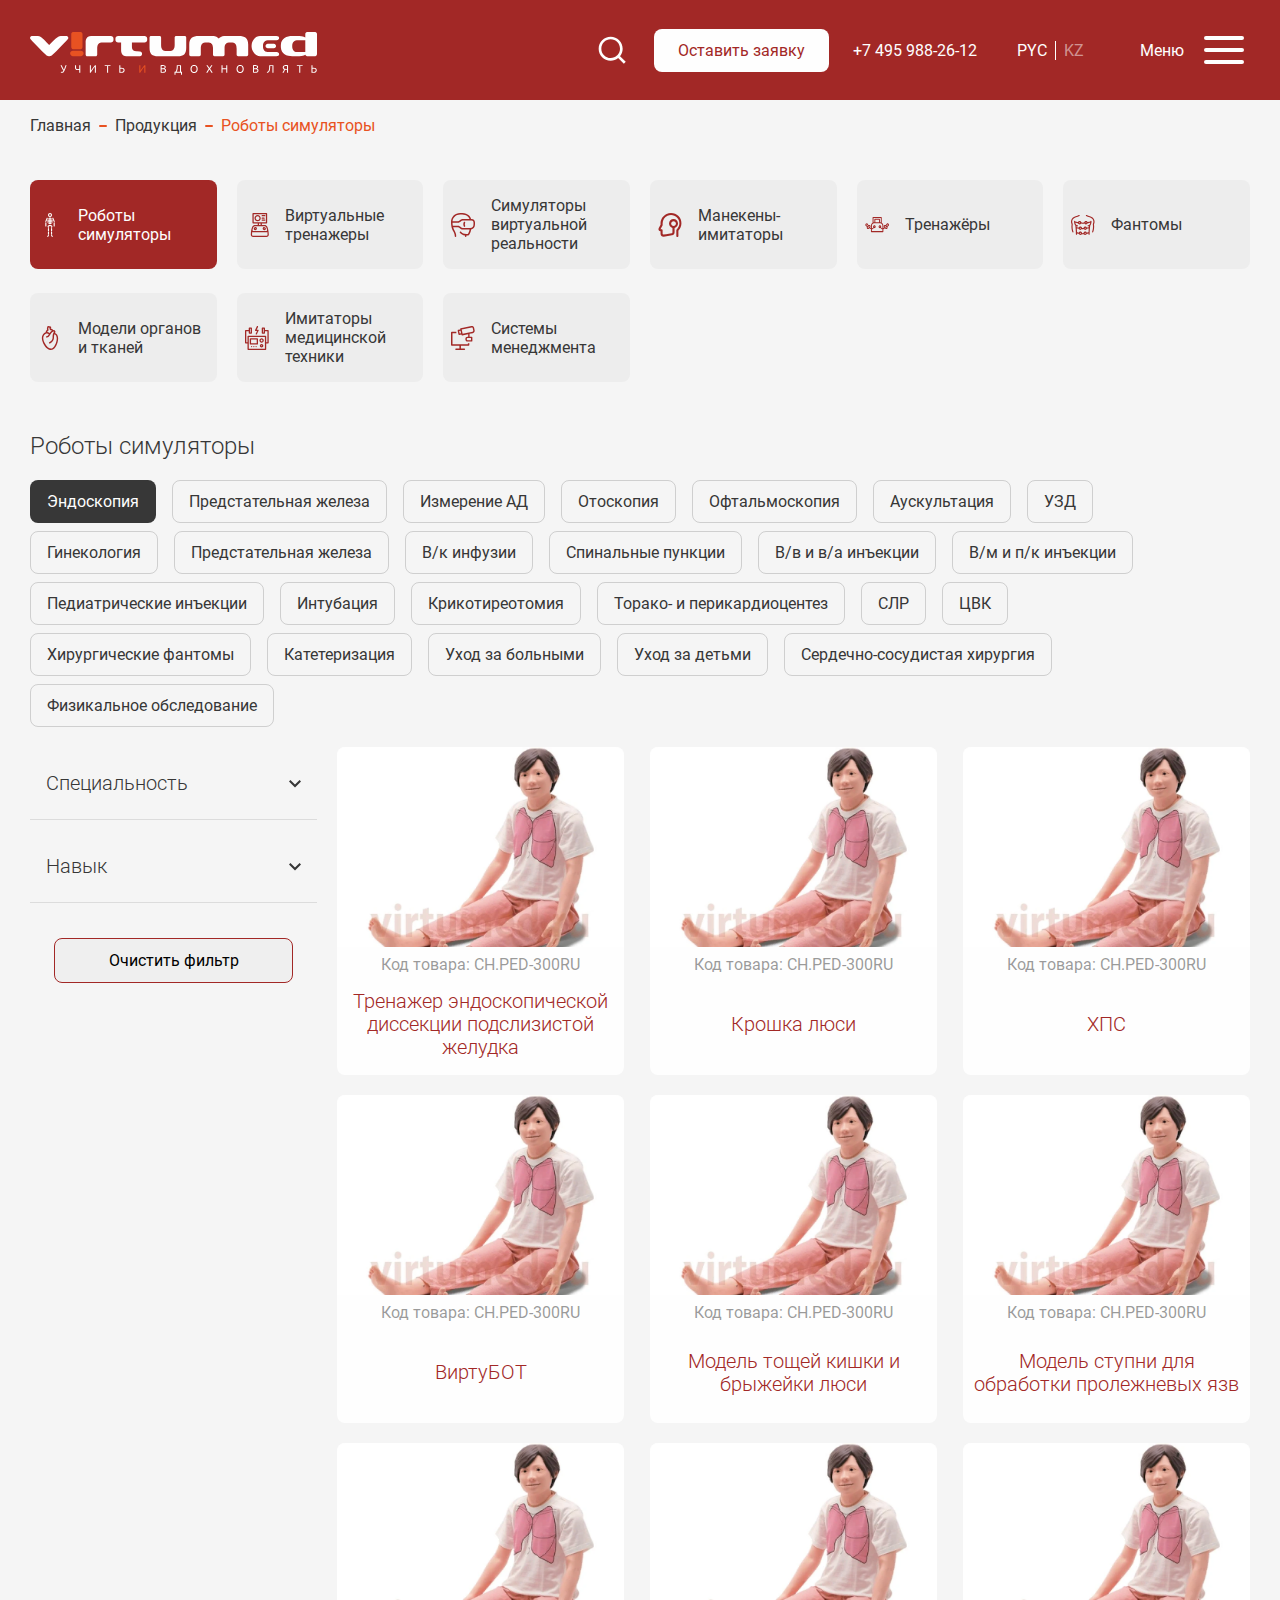
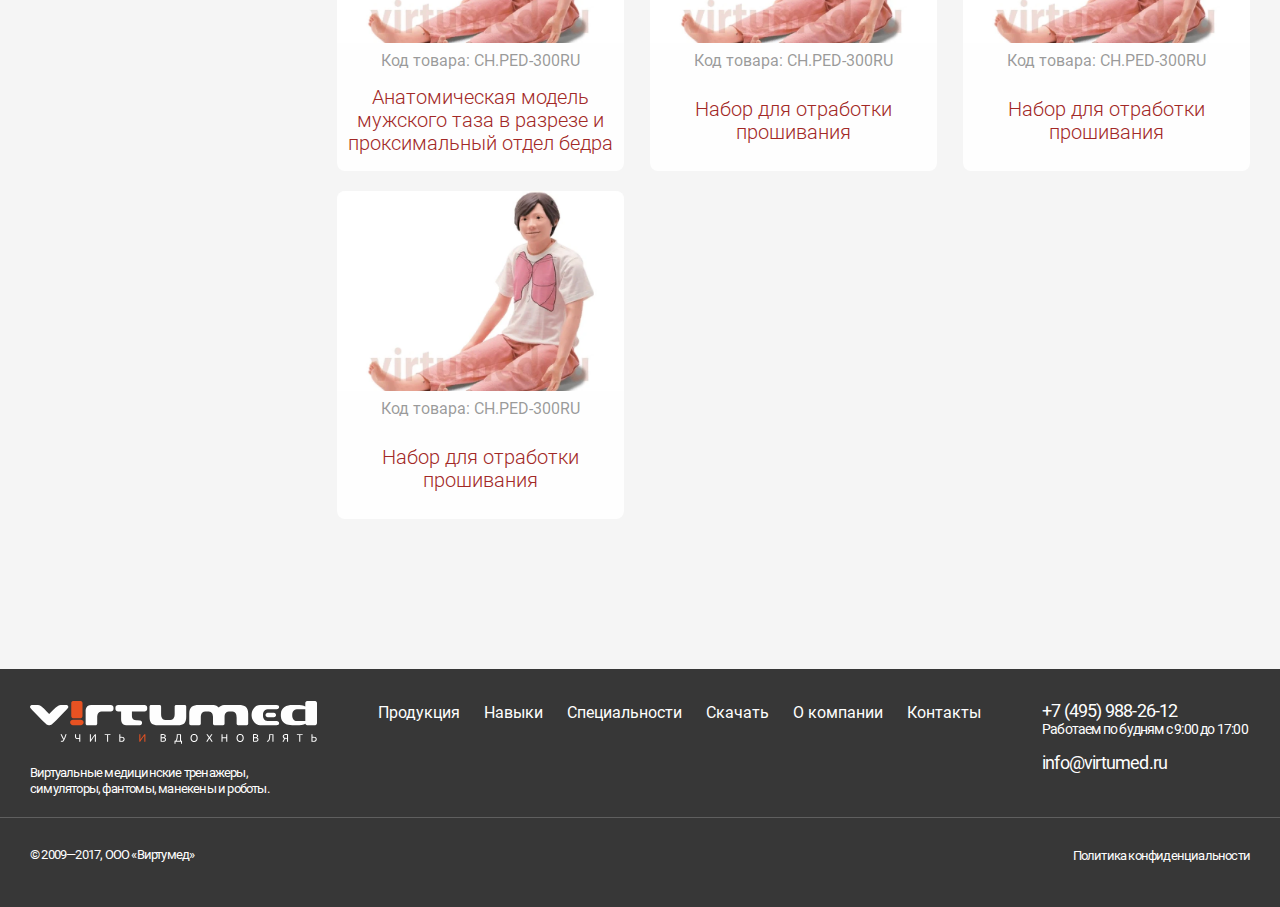
<file: roboty-simulyatory.html>
<!DOCTYPE html><html lang="ru"><head>    <meta http-equiv="Content-Type" content="text/html; charset=UTF-8">    <meta http-equiv="X-UA-Compatible" content="IE=edge">    <meta name="viewport" content="width=device-width, initial-scale=1.0">    <meta name="keywords" content="Манекены-имитаторы, simulator, training, virtual, виртуальный, манекены, манипуляции, медицинский, навыки, пациента, тренажер, тренинг, умения, СЛР, новорожденный, педиатрия">    <meta name="description" content="Медицинские манекены имитаторы пациента позволят отработать навыки оказания помощи в безопасной для пациента среде. Манекены используются для отработки СЛР, интубации, транспортировки, ухода за пациентами. Представлены манекены взрослых и детей, в том числе, новорожденных.">    <title>Медицинские манекены пациенты для симуляционного обучения. ВИРТУМЕД</title>    <link rel="icon" href="img/icons/favicon.ico">    <meta name="theme-color" content="#000">    <noscript>        <div>Ваш браузер не поддерживает скрипты!</div>    </noscript>    <!-- CSS Fancybox -->    <link rel="stylesheet" href="css/fancybox.min.css">    <!-- CSS Custom -->     <link rel="stylesheet" href="css/style.min.css">    <link rel="stylesheet" href="css/custom.css">    <link rel="stylesheet" href="css/eFilter.css">    <!---->    <meta property="og:url" content="https://virtumed.ru/manekeny-imitatory.html">    <meta property="og:type" content="website">    <meta property="og:title" content="Медицинские манекены пациенты для симуляционного обучения. ВИРТУМЕД">    <meta property="og:image"        content="https://virtumed.ru/assets/cache/images/products/roboty-simulyatory/kroska-lusi/foto-ivl-627x495-5d7.png">    <meta property="og:description" content="Медицинские манекены имитаторы пациента позволят отработать навыки оказания помощи в безопасной для пациента среде. Манекены используются для отработки СЛР, интубации, транспортировки, ухода за пациентами. Представлены манекены взрослых и детей, в том числе, новорожденных."></head><body>    <object style="display: none" class="sprite" type="image/svg+xml" data="../img/iconsprite/sprite.svg" title="Ваш браузер не поддерживает SVG"></object>    <!-- header -->    <header class="header">    <div class=" container header__container">        <a href="main.html" class="logo header__logo" aria-label="Лого">            <svg width="287" height="43" viewBox="0 0 287 43" fill="none" xmlns="http://www.w3.org/2000/svg">                <mask id="mask0_365_1230" style="mask-type:luminance" maskUnits="userSpaceOnUse" x="0" y="0" width="287"                    height="43">                    <path d="M287 0H0V43H287V0Z" fill="white" />                </mask>                <g mask="url(#mask0_365_1230)">                    <path fill-rule="evenodd" clip-rule="evenodd"                        d="M19.1986 13.0013L19.1815 13.0174L19.1644 13.0013V13.0158C16.2348 10.3702 11.852 4.18836 7.83111 4.05974C6.12621 4.00511 4.28842 3.97053 2.56779 4.01133C2.04104 4.02355 1.48467 3.98874 1.02197 4.29117C0.428902 4.6782 -0.00986036 5.28374 0.000168494 6.0306C0.00996942 6.7348 0.421608 7.05106 0.848975 7.53721C2.61064 9.5408 5.53792 12.5972 9.6746 16.6696C11.0756 18.0485 12.546 19.6074 13.9111 20.9548C16.0203 23.0378 17.4887 24.3157 19.1815 24.2075C20.8744 24.3157 22.3426 23.0378 24.4519 20.9548C25.8167 19.6074 27.2871 18.0485 28.6884 16.6696C32.825 12.5968 35.7527 9.5408 37.5141 7.53721C37.9416 7.05129 38.3533 6.7348 38.3629 6.0306C38.3729 5.28374 37.9519 4.64961 37.3415 4.29117C36.7721 3.95647 36.2773 3.98459 35.604 3.98667C34.0335 3.99289 32.2804 3.92926 30.7112 3.9793C29.9671 4.00303 29.0312 4.31561 28.2733 4.69296C24.9383 6.35676 21.5859 10.8602 19.1986 13.016V13.0013ZM287 20.4153V20.6449V22.0206C287 23.1957 286.201 24.1576 285.224 24.1576H277.067C276.279 24.1576 275.607 23.5333 275.377 22.6755C274.198 23.3961 272.144 24.2268 269.156 24.1832C266.84 24.1832 265.243 24.1832 262.927 24.1832H262.311C256.63 24.1832 251.196 22.0347 250.855 15.2174L250.854 15.2102V15.2031L250.853 15.1671L250.852 15.1594V15.156L250.851 15.1447V15.1374L250.85 15.124V15.1226L250.849 15.1155V15.1129L250.848 15.0788V15.0724H250.84V15.0698V14.7619V14.7591V13.4254V13.4228V13.1151V13.1123H250.848V13.1052L250.849 13.072V13.069L250.85 13.0616L250.851 13.0476V13.04L250.852 13.0291V13.0249L250.853 13.018L250.854 12.9821V12.9745L250.855 12.9673C251.196 6.15 256.63 4.00211 262.311 4.00211H262.927C265.243 4.00211 266.84 4.00211 269.156 4.00211C272.072 3.9597 274.099 4.75035 275.29 5.45779V3.74278V2.25277V2.13706C275.29 0.961688 276.09 0 277.067 0H285.224C286.202 0 287 0.961688 287 2.13706V2.25277V3.74278V9.11435V9.22984V10.7201V15.0433V20.4153ZM275.289 20.0509V15.0433V10.7201V9.22984V9.11435V8.13492H266.963C265.081 8.08674 263.818 9.12749 262.999 10.44C262.502 11.2383 262.34 11.9024 262.279 12.6472L262.277 12.6677L262.276 12.6863V12.6882L262.273 12.7094L262.271 12.7382L262.27 12.7684L262.269 12.7709L262.268 12.7914L262.267 12.7979L262.266 12.8127V12.8198L262.262 12.8966L262.26 12.9113V12.9177C262.253 13.0362 262.249 13.1582 262.245 13.2827V13.2891L262.243 13.3216V13.3309L262.241 13.3532V13.3748V13.3827V13.3972L262.239 13.4203V13.4427L262.238 13.4433L262.237 13.5023V13.5049L262.236 13.5114V13.5344L262.232 13.6981L262.231 13.7218L262.227 13.8834V13.8887V13.8905L262.226 13.9149L262.222 14.0219L262.221 14.0387L262.22 14.0863V14.0895V14.0934V14.097L262.226 14.2678L262.227 14.2923V14.2942V14.2999L262.231 14.4604L262.232 14.4848V14.4887L262.236 14.6477V14.6715L262.237 14.6779V14.68L262.239 14.7621L262.24 14.7845V14.8004L262.241 14.8075V14.8301V14.8532L262.243 14.8617L262.244 14.8949V14.8992C262.248 15.0244 262.253 15.1463 262.26 15.2655V15.2712L262.261 15.2867L262.266 15.3637V15.3709L262.267 15.3849V15.3914L262.269 15.4128V15.4146L262.271 15.4448L262.273 15.4751L262.276 15.4954V15.4972L262.277 15.5161L262.279 15.5371C262.34 16.2821 262.501 16.946 262.998 17.7442C263.818 19.0576 265.081 20.0982 266.963 20.0503L275.289 20.0509ZM237.728 11.818H243.865C245.074 11.818 246.062 12.8422 246.062 14.0938C246.062 15.3462 245.072 16.3703 243.865 16.3703H237.728C236.52 16.3703 235.531 15.3462 235.531 14.0938C235.531 12.8422 236.52 11.818 237.728 11.818ZM230.07 4.00257H233.074H233.691H246.365C250.293 4.00257 249.767 8.13538 246.583 8.13538H237.727C235.845 8.0872 234.582 9.12795 233.764 10.4405C232.972 11.7085 233.032 12.6373 232.984 14.0911V14.095C233.032 15.5488 232.972 16.4799 233.764 17.7474C234.582 19.0602 235.845 20.1009 237.727 20.0527H246.583C249.767 20.0527 250.293 24.1858 246.365 24.1858H233.691H233.074H230.07C225.449 24.1858 221.78 19.411 221.611 15.0728H221.603V14.7623V13.4258V13.1155H221.611C221.78 8.77712 225.449 4.00257 230.07 4.00257ZM168.637 4.00833H169.158C169.489 3.99612 169.86 4.00764 170.251 4.00833H182.495H182.563C182.954 4.00764 183.323 3.99612 183.654 4.00833C185.215 4.00833 187.888 5.49397 188.777 6.4824C189.447 5.65118 191.911 4.00257 194.031 4.00833H194.086H207.415C207.805 4.00718 208.175 3.99634 208.507 4.00833H208.916C214.742 4.00833 218.189 6.05181 218.189 12.5425V20.709V21.7201V22.7313C218.189 23.553 217.525 24.2252 216.712 24.2252H208.107C207.294 24.2252 206.629 23.553 206.629 22.7313V21.7201V20.709V16.7768H206.622V16.5504C206.622 14.5029 206.279 10.972 202.353 10.5855H198.809C195.497 10.9119 194.735 13.4761 194.577 15.4995V20.709V21.7201V22.7313C194.577 23.553 193.913 24.2252 193.1 24.2252H193.055H184.495H184.451C183.637 24.2252 182.973 23.553 182.973 22.7313V21.7201V20.709V15.5071C182.817 13.4823 182.058 10.9119 178.743 10.5855H175.085C171.159 10.972 170.816 14.5037 170.816 16.5504V16.7768H170.809V20.709V21.7201V22.7313C170.809 23.553 170.144 24.2252 169.331 24.2252H160.726C159.914 24.2252 159.249 23.553 159.249 22.7313V21.7201V20.709V12.5425C159.249 6.05181 162.812 4.00833 168.638 4.00833H168.637ZM128.011 24.2192H128.628H129.883C130.215 24.2321 130.585 24.2206 130.976 24.2192H144.727H144.794C145.185 24.2206 145.555 24.2321 145.886 24.2192H147.143H147.76C153.585 24.2192 156.226 22.1764 156.226 15.6858V7.51854V6.50775V5.49697C156.226 4.6752 155.561 4.00257 154.748 4.00257H146.144C145.33 4.00257 144.666 4.6752 144.666 5.49697V6.50775V7.51854V12.894H144.659V13.1204C144.659 15.1675 144.315 18.6988 140.391 19.085H135.381C131.456 18.6988 131.112 15.1675 131.112 13.1204V12.894H131.105V7.51854V6.50775V5.49697C131.105 4.6752 130.44 4.00257 129.627 4.00257H121.023C120.21 4.00257 119.545 4.6752 119.545 5.49697V6.50775V7.51854V15.6858C119.545 22.1764 122.184 24.2192 128.011 24.2192ZM96.267 24.2192H99.1065H99.6898H109.944C112.579 24.2192 112.971 19.5934 109.944 19.3964L106.987 19.2036H106.129C101.58 19.2036 101.924 15.5465 101.924 13.4779V10.4587H106.957H114.543C116.005 10.4587 117.202 9.30222 117.202 7.88874V6.57229C117.202 5.15904 116.005 4.00257 114.543 4.00257H106.957H95.6778H88.0933C86.6302 4.00257 85.434 5.15904 85.434 6.57229V7.88874C85.434 9.30222 86.6306 10.4587 88.0933 10.4587H91.1049V17.756C91.1049 20.0908 91.5014 24.2192 96.267 24.2192ZM61.1104 4.00257H64.1147H64.7315H80.8306C82.2929 4.00257 83.4896 5.15881 83.4896 6.57229V7.88874C83.4896 9.30222 82.2931 10.4587 80.8306 10.4587H71.4846C67.5594 10.8446 67.2166 14.3762 67.2166 16.4233V16.6499H67.209V20.7032V21.7142V22.7249C67.209 23.5472 66.5441 24.219 65.7316 24.219H57.1268C56.3139 24.219 55.6492 23.5472 55.6492 22.7249V21.7142V20.7032V10.6277C55.6492 8.23404 56.0686 4.00257 61.1104 4.00257Z"                        fill="#FEFEFE" />                    <path fill-rule="evenodd" clip-rule="evenodd"                        d="M42.945 18.8743H50.7967C52.3436 18.8743 53.6088 20.0599 53.6088 21.5086C53.6088 22.9573 52.3434 24.1431 50.7967 24.1431H42.945C41.3981 24.1431 40.1328 22.9575 40.1328 21.5086C40.1328 20.0601 41.3983 18.8743 42.945 18.8743ZM52.4948 13.4525V13.6827V15.0578C52.4948 16.2338 51.7275 17.1951 50.7887 17.1951H42.9532C42.0146 17.1951 41.2471 16.2338 41.2471 15.0578V13.6827V13.4525V3.75795V2.2677V2.15222C41.2471 0.976849 42.0146 0.015625 42.9532 0.015625H50.7887C51.7275 0.015625 52.4948 0.976849 52.4948 2.15222V2.2677V3.75795V13.4525Z"                        fill="#E85222" />                    <path                        d="M34.5943 38.4127C34.4496 38.7495 34.2993 39.066 34.1437 39.3625C33.988 39.6588 33.8036 39.9171 33.59 40.1365C33.3764 40.356 33.1196 40.5281 32.8191 40.6526C32.5189 40.7768 32.148 40.8393 31.7066 40.8393C31.6198 40.8393 31.5293 40.8338 31.4351 40.8227C31.3413 40.8117 31.2506 40.7972 31.164 40.7789C31.0771 40.7607 31.0012 40.7404 30.9358 40.7186C30.8708 40.6967 30.8236 40.6747 30.7947 40.6528L30.9793 39.7525C31.0732 39.7891 31.1872 39.8256 31.3212 39.8622C31.4552 39.8988 31.5945 39.9173 31.7393 39.9173C31.9562 39.9173 32.1464 39.8899 32.3093 39.835C32.4721 39.7799 32.6187 39.7031 32.7488 39.6042C32.8791 39.5055 32.9949 39.3848 33.0961 39.2419C33.1975 39.0992 33.2951 38.9399 33.3892 38.7642C33.0708 38.2447 32.7707 37.7267 32.4882 37.2109C32.2058 36.6947 31.9455 36.1955 31.7066 35.7123C31.4678 35.2292 31.2506 34.77 31.0552 34.3344C30.8599 33.8989 30.6862 33.498 30.5342 33.1322H31.7283C31.9672 33.7691 32.2729 34.4791 32.6455 35.2621C33.0181 36.0451 33.4326 36.8651 33.8886 37.7215C34.1781 37.0553 34.4548 36.3215 34.719 35.5201C34.9831 34.7188 35.2309 33.9226 35.4625 33.1322H36.6023C36.436 33.6592 36.2693 34.1553 36.1029 34.6199C35.9366 35.0848 35.7699 35.5312 35.6036 35.9592C35.4372 36.3875 35.2705 36.8047 35.1042 37.2109C34.9378 37.617 34.768 38.0176 34.5943 38.4127ZM46.0571 35.3278C46.0571 35.6353 46.0842 35.9043 46.1384 36.1349C46.1927 36.3656 46.2868 36.5558 46.4208 36.7058C46.5546 36.8559 46.7355 36.9675 46.9635 37.0408C47.1914 37.1138 47.4791 37.1504 47.8265 37.1504C47.9639 37.1504 48.1032 37.1452 48.2445 37.1341C48.3856 37.123 48.5212 37.1101 48.6515 37.0956C48.7817 37.0811 48.8975 37.0626 48.9987 37.0408C49.1001 37.0189 49.1833 37.0006 49.2485 36.9856V33.1322H50.3016V40.7404H49.2485V37.9081C49.1111 37.9448 48.8993 37.9812 48.6135 38.0179C48.3274 38.0545 48.0218 38.0727 47.696 38.0727C47.1461 38.0727 46.6975 38.0089 46.3501 37.8807C46.0028 37.7525 45.7296 37.5696 45.5306 37.3319C45.3316 37.094 45.1957 36.8049 45.1235 36.4645C45.0512 36.124 45.0147 35.7455 45.0147 35.3281V33.1324H46.0568L46.0571 35.3278ZM59.8647 40.7404V33.1322H60.8961V38.7642C61.1277 38.3763 61.4117 37.9338 61.7483 37.4359C62.085 36.9381 62.4431 36.4313 62.8231 35.9152C63.203 35.3991 63.5866 34.8979 63.9736 34.4111C64.3609 33.9243 64.7246 33.498 65.0647 33.132H65.9008V40.7402H64.8694V34.8009C64.6668 35.0351 64.4459 35.3057 64.207 35.6132C63.9682 35.9207 63.722 36.248 63.4687 36.5958C63.2155 36.9435 62.9605 37.304 62.7034 37.6772C62.4465 38.0504 62.1988 38.4183 61.9598 38.7807C61.721 39.143 61.4985 39.4924 61.2923 39.829C61.0858 40.1658 60.9031 40.4696 60.7439 40.7402L59.8647 40.7404ZM80.4898 33.1322V34.0544H78.1232V40.7404H77.0702V34.0544H74.7036V33.1322H80.4898ZM94.6449 38.3581C94.6449 39.1778 94.3517 39.7926 93.7655 40.2024C93.1793 40.6123 92.3542 40.8172 91.2904 40.8172C90.9866 40.8172 90.6536 40.8045 90.2918 40.7789C89.9299 40.7533 89.5972 40.7037 89.2931 40.6304V33.1322H90.3462V35.899C90.4908 35.8843 90.6374 35.8751 90.7858 35.8716C90.9342 35.8679 91.0808 35.866 91.2254 35.866C93.505 35.866 94.6449 36.6966 94.6449 38.3581ZM93.5376 38.3581C93.5376 38.0506 93.4794 37.7945 93.3639 37.5896C93.248 37.3847 93.0872 37.2235 92.8807 37.1065C92.6744 36.9896 92.4285 36.9071 92.1425 36.8593C91.8566 36.8118 91.54 36.7878 91.1926 36.7878C91.0552 36.7878 90.9159 36.7878 90.7746 36.7878C90.6336 36.7878 90.4906 36.7953 90.3458 36.81V39.8508C90.4763 39.8655 90.6226 39.8748 90.7856 39.8784C90.9483 39.882 91.1455 39.8836 91.3772 39.8836C91.6594 39.8836 91.9309 39.8617 92.1915 39.8179C92.4522 39.7741 92.6817 39.6935 92.8807 39.5764C93.0799 39.4592 93.239 39.3037 93.3584 39.1098C93.4779 38.9159 93.5376 38.6655 93.5376 38.3581ZM132.616 40.8063C132.465 40.8063 132.3 40.8026 132.122 40.7953C131.945 40.7879 131.767 40.7771 131.59 40.7623C131.412 40.7478 131.237 40.7293 131.064 40.7075C130.89 40.6856 130.731 40.6563 130.586 40.6197V33.2422C130.731 33.2055 130.89 33.1765 131.064 33.1543C131.237 33.1322 131.412 33.114 131.59 33.0993C131.767 33.0848 131.943 33.0737 132.117 33.0663C132.29 33.0589 132.453 33.0552 132.605 33.0552C133.04 33.0552 133.447 33.0882 133.826 33.1541C134.207 33.2198 134.535 33.3316 134.815 33.4888C135.093 33.6463 135.312 33.8528 135.471 34.1092C135.63 34.3652 135.71 34.6801 135.71 35.0533C135.71 35.4705 135.612 35.8128 135.417 36.0797C135.222 36.3469 134.96 36.5463 134.635 36.6782C135.076 36.81 135.428 37.0186 135.689 37.3037C135.949 37.5894 136.079 37.9918 136.079 38.5114C136.079 39.2725 135.802 39.8454 135.248 40.2297C134.695 40.6139 133.818 40.8063 132.616 40.8063ZM131.628 37.1945V39.8732C131.708 39.8806 131.801 39.8878 131.911 39.8951C132.004 39.9025 132.115 39.908 132.241 39.9118C132.368 39.9154 132.515 39.9173 132.681 39.9173C132.992 39.9173 133.287 39.897 133.566 39.8569C133.844 39.8165 134.089 39.7453 134.298 39.6427C134.509 39.5402 134.677 39.3977 134.803 39.2147C134.93 39.0317 134.993 38.8009 134.993 38.5229C134.993 38.2742 134.946 38.0638 134.852 37.8915C134.758 37.7195 134.622 37.5825 134.445 37.4798C134.267 37.3775 134.056 37.3042 133.81 37.2604C133.564 37.2167 133.289 37.1947 132.985 37.1947L131.628 37.1945ZM131.628 36.3382H132.736C132.996 36.3382 133.242 36.3199 133.473 36.2832C133.705 36.2467 133.906 36.1807 134.076 36.0858C134.246 35.9905 134.38 35.866 134.478 35.7125C134.576 35.5588 134.625 35.365 134.625 35.1305C134.625 34.9111 134.574 34.7262 134.473 34.5761C134.372 34.4261 134.231 34.3052 134.055 34.2138C133.877 34.1223 133.669 34.0544 133.43 34.0107C133.192 33.9669 132.938 33.945 132.67 33.945C132.402 33.945 132.192 33.9487 132.04 33.9561C131.888 33.9634 131.751 33.9742 131.628 33.989V36.3382ZM145.501 40.7404V42.7714H144.503V39.8292H145.295C145.663 39.4048 145.947 38.9346 146.147 38.4185C146.346 37.9024 146.49 37.3573 146.581 36.7826C146.671 36.2081 146.726 35.6134 146.743 34.9986C146.761 34.3837 146.774 33.7617 146.782 33.1322H151.037V39.8292H151.982V42.7714H150.982V40.7404H145.501ZM147.814 34.0435C147.791 34.5266 147.768 35.0187 147.743 35.5201C147.717 36.0215 147.663 36.5191 147.58 37.0131C147.497 37.507 147.376 37.9921 147.216 38.4679C147.057 38.9433 146.833 39.3973 146.544 39.829H149.984V34.0432L147.814 34.0435ZM160.502 36.9308C160.502 36.2796 160.599 35.7047 160.79 35.2073C160.983 34.7097 161.243 34.2943 161.573 33.9611C161.901 33.6283 162.285 33.3775 162.723 33.2092C163.161 33.0409 163.625 32.9565 164.117 32.9565C164.603 32.9565 165.06 33.0409 165.491 33.2092C165.921 33.3775 166.3 33.6283 166.625 33.9611C166.951 34.2943 167.21 34.7097 167.402 35.2073C167.593 35.705 167.689 36.2796 167.689 36.9308C167.689 37.5823 167.593 38.1569 167.402 38.6546C167.21 39.1522 166.951 39.5676 166.625 39.9004C166.3 40.2335 165.921 40.4841 165.491 40.6526C165.06 40.8209 164.603 40.905 164.117 40.905C163.625 40.905 163.161 40.8206 162.723 40.6526C162.285 40.4843 161.901 40.2335 161.573 39.9004C161.243 39.5674 160.983 39.152 160.79 38.6546C160.599 38.1569 160.502 37.5823 160.502 36.9308ZM161.61 36.9308C161.61 37.392 161.668 37.8109 161.784 38.188C161.899 38.5649 162.064 38.8851 162.277 39.1485C162.491 39.4122 162.752 39.6151 163.06 39.7577C163.367 39.9004 163.713 39.9719 164.096 39.9719C164.48 39.9719 164.823 39.9004 165.127 39.7577C165.431 39.6151 165.691 39.412 165.904 39.1485C166.117 38.8851 166.282 38.5649 166.398 38.188C166.513 37.8109 166.572 37.392 166.572 36.9308C166.572 36.4697 166.513 36.0507 166.398 35.6738C166.282 35.2969 166.117 34.9768 165.904 34.7131C165.691 34.4496 165.431 34.2465 165.127 34.1038C164.823 33.9611 164.48 33.8899 164.096 33.8899C163.713 33.8899 163.367 33.9611 163.06 34.1038C162.752 34.2465 162.491 34.4498 162.277 34.7131C162.064 34.9768 161.9 35.2967 161.784 35.6738C161.668 36.0507 161.61 36.4697 161.61 36.9308ZM181.464 40.7404C181.356 40.521 181.226 40.2776 181.074 40.0104C180.922 39.7432 180.755 39.465 180.574 39.176C180.394 38.8867 180.205 38.5978 180.01 38.3085C179.814 38.0195 179.626 37.7471 179.445 37.4907C179.265 37.7471 179.077 38.0197 178.881 38.3085C178.685 38.5978 178.499 38.8867 178.322 39.176C178.144 39.4652 177.977 39.7432 177.822 40.0104C177.667 40.2776 177.534 40.5208 177.426 40.7404H176.264C176.59 40.0962 176.968 39.4413 177.399 38.7753C177.83 38.1093 178.287 37.425 178.771 36.7224L176.362 33.1324H177.578L179.434 35.9649L181.268 33.1324H182.474L180.108 36.6786C180.6 37.3886 181.062 38.0801 181.497 38.7535C181.931 39.4268 182.314 40.0891 182.647 40.7406L181.464 40.7404ZM196.227 33.1322H197.281V40.7404H196.227V37.2272H192.548V40.7404H191.494V33.1322H192.548V36.3052H196.227V33.1322ZM206.539 36.9308C206.539 36.2796 206.636 35.7047 206.827 35.2073C207.019 34.7097 207.28 34.2943 207.609 33.9611C207.938 33.6283 208.322 33.3775 208.76 33.2092C209.198 33.0409 209.662 32.9565 210.154 32.9565C210.639 32.9565 211.097 33.0409 211.528 33.2092C211.958 33.3775 212.337 33.6283 212.662 33.9611C212.988 34.2943 213.247 34.7097 213.439 35.2073C213.63 35.705 213.726 36.2796 213.726 36.9308C213.726 37.5823 213.63 38.1569 213.439 38.6546C213.247 39.1522 212.988 39.5676 212.662 39.9004C212.337 40.2335 211.958 40.4841 211.528 40.6526C211.097 40.8209 210.639 40.905 210.154 40.905C209.662 40.905 209.198 40.8206 208.76 40.6526C208.322 40.4843 207.938 40.2335 207.609 39.9004C207.28 39.5674 207.019 39.152 206.827 38.6546C206.636 38.1569 206.539 37.5823 206.539 36.9308ZM207.647 36.9308C207.647 37.392 207.705 37.8109 207.821 38.188C207.936 38.5649 208.101 38.8851 208.314 39.1485C208.528 39.4122 208.789 39.6151 209.097 39.7577C209.404 39.9004 209.749 39.9719 210.133 39.9719C210.517 39.9719 210.86 39.9004 211.164 39.7577C211.468 39.6151 211.727 39.412 211.94 39.1485C212.154 38.8851 212.319 38.5649 212.434 38.188C212.55 37.8109 212.608 37.392 212.608 36.9308C212.608 36.4697 212.55 36.0507 212.434 35.6738C212.319 35.2969 212.154 34.9768 211.94 34.7131C211.727 34.4496 211.468 34.2465 211.164 34.1038C210.86 33.9611 210.517 33.8899 210.133 33.8899C209.749 33.8899 209.404 33.9611 209.097 34.1038C208.789 34.2465 208.528 34.4498 208.314 34.7131C208.101 34.9768 207.937 35.2967 207.821 35.6738C207.705 36.0507 207.647 36.4697 207.647 36.9308ZM225.016 40.8061C224.864 40.8061 224.699 40.8024 224.521 40.795C224.344 40.7877 224.166 40.7768 223.989 40.7621C223.812 40.7476 223.637 40.7291 223.463 40.7072C223.289 40.6854 223.13 40.656 222.985 40.6195V33.242C223.13 33.2053 223.289 33.1763 223.463 33.1541C223.637 33.132 223.812 33.1138 223.989 33.099C224.166 33.0845 224.342 33.0734 224.516 33.0661C224.689 33.0587 224.852 33.055 225.004 33.055C225.439 33.055 225.846 33.088 226.225 33.1539C226.606 33.2196 226.935 33.3314 227.214 33.4886C227.492 33.646 227.711 33.8526 227.871 34.1089C228.029 34.365 228.109 34.6799 228.109 35.053C228.109 35.4703 228.011 35.8126 227.817 36.0795C227.621 36.3467 227.361 36.5461 227.034 36.678C227.476 36.8098 227.827 37.0184 228.088 37.3035C228.348 37.5891 228.479 37.9916 228.479 38.5112C228.479 39.2723 228.201 39.8451 227.648 40.2293C227.094 40.6137 226.217 40.8061 225.016 40.8061ZM224.027 37.1943V39.873C224.107 39.8804 224.201 39.8875 224.31 39.8949C224.403 39.9023 224.514 39.9078 224.64 39.9115C224.768 39.9152 224.914 39.9171 225.081 39.9171C225.392 39.9171 225.686 39.8967 225.965 39.8566C226.243 39.8163 226.488 39.7451 226.698 39.6425C226.908 39.54 227.076 39.3975 227.202 39.2144C227.329 39.0315 227.392 38.8007 227.392 38.5227C227.392 38.2739 227.346 38.0635 227.251 37.8913C227.158 37.7193 227.022 37.5822 226.844 37.4796C226.668 37.3773 226.455 37.3039 226.209 37.2602C225.964 37.2163 225.689 37.1945 225.385 37.1945L224.027 37.1943ZM224.027 36.338H225.135C225.395 36.338 225.642 36.3197 225.874 36.283C226.104 36.2464 226.305 36.1805 226.475 36.0855C226.645 35.9903 226.779 35.8658 226.877 35.7123C226.975 35.5586 227.024 35.3648 227.024 35.1303C227.024 34.9108 226.973 34.726 226.872 34.5759C226.771 34.4259 226.631 34.305 226.454 34.2135C226.276 34.1221 226.068 34.0542 225.83 34.0105C225.591 33.9666 225.338 33.9448 225.07 33.9448C224.802 33.9448 224.592 33.9484 224.44 33.9559C224.288 33.9632 224.15 33.974 224.027 33.9888V36.338ZM240.234 34.0435C240.22 34.4535 240.205 34.8505 240.191 35.2347C240.177 35.6192 240.154 35.9923 240.126 36.3547C240.097 36.7171 240.053 37.07 239.996 37.4141C239.938 37.7581 239.858 38.0948 239.757 38.424C239.656 38.7535 239.53 39.0625 239.383 39.3518C239.234 39.6409 239.049 39.8935 238.829 40.1093C238.608 40.3252 238.347 40.4991 238.047 40.6308C237.747 40.7625 237.394 40.8359 236.989 40.8504L236.87 39.9281C237.376 39.8693 237.769 39.7084 238.048 39.4449C238.326 39.1812 238.556 38.7787 238.736 38.2374C238.939 37.6226 239.067 36.8815 239.122 36.0143C239.176 35.1469 239.203 34.1863 239.203 33.1322H243.47V40.7404H242.416V34.0435H240.234ZM255.952 33.9885C255.678 33.9885 255.415 34.0105 255.166 34.0542C254.916 34.0983 254.694 34.1751 254.498 34.285C254.302 34.3947 254.147 34.5447 254.031 34.7349C253.916 34.9254 253.857 35.1632 253.857 35.4486C253.857 35.9903 254.029 36.3654 254.374 36.5739C254.717 36.7826 255.233 36.8867 255.92 36.8867H257.006V34.0213C256.926 34.0213 256.832 34.0176 256.724 34.0103C256.629 34.0028 256.519 33.9976 256.392 33.9939C256.266 33.9902 256.119 33.9883 255.953 33.9883L255.952 33.9885ZM256.039 33.0554C256.191 33.0554 256.354 33.0591 256.528 33.0665C256.702 33.0739 256.877 33.0847 257.054 33.0995C257.232 33.114 257.407 33.1324 257.581 33.1546C257.755 33.1765 257.913 33.2057 258.059 33.2424V40.7406H257.006V37.7654H256.104C256.003 37.7654 255.897 37.7636 255.784 37.76C255.673 37.7562 255.522 37.7435 255.334 37.7217C255.204 37.8971 255.062 38.1022 254.91 38.3365C254.758 38.5706 254.606 38.8196 254.454 39.0831C254.302 39.3466 254.153 39.6211 254.004 39.9064C253.855 40.192 253.72 40.4703 253.597 40.7408H252.489C252.605 40.4553 252.743 40.159 252.901 39.8516C253.061 39.544 253.226 39.2515 253.396 38.9733C253.566 38.6953 253.73 38.4374 253.885 38.1995C254.04 37.9614 254.176 37.7659 254.292 37.6122C254.125 37.561 253.952 37.4877 253.771 37.3927C253.589 37.2975 253.423 37.1657 253.271 36.9977C253.119 36.8293 252.994 36.619 252.896 36.3662C252.798 36.1136 252.751 35.8116 252.751 35.4603C252.751 35.0653 252.826 34.7174 252.978 34.4174C253.13 34.1174 253.349 33.8666 253.635 33.6654C253.921 33.4642 254.266 33.3123 254.671 33.2097C255.076 33.107 255.532 33.0554 256.039 33.0554ZM272.648 33.1322V34.0544H270.281V40.7404H269.229V34.0544H266.861V33.1322H272.648ZM286.803 38.3581C286.803 39.1778 286.51 39.7926 285.923 40.2024C285.338 40.6123 284.512 40.8172 283.449 40.8172C283.145 40.8172 282.811 40.8045 282.45 40.7789C282.088 40.7533 281.756 40.7037 281.452 40.6304V33.1322H282.504V35.899C282.648 35.8843 282.795 35.8751 282.944 35.8716C283.092 35.8679 283.238 35.866 283.383 35.866C285.663 35.866 286.804 36.6968 286.804 38.3583L286.803 38.3581ZM285.696 38.3581C285.696 38.0506 285.638 37.7945 285.522 37.5896C285.406 37.3847 285.245 37.2235 285.039 37.1065C284.833 36.9896 284.586 36.9071 284.3 36.8593C284.014 36.8118 283.698 36.7878 283.351 36.7878C283.213 36.7878 283.074 36.7878 282.932 36.7878C282.792 36.7878 282.648 36.7953 282.504 36.81V39.8508C282.635 39.8655 282.78 39.8748 282.944 39.8784C283.107 39.882 283.303 39.8836 283.535 39.8836C283.818 39.8836 284.089 39.8617 284.349 39.8179C284.611 39.7741 284.839 39.6935 285.039 39.5764C285.238 39.4592 285.397 39.3037 285.516 39.1098C285.635 38.9159 285.696 38.6655 285.696 38.3581Z"                        fill="#FEFEFE" />                    <path                        d="M109.331 40.74V33.1318H110.363V38.7638C110.594 38.3759 110.879 37.9333 111.215 37.4354C111.552 36.9377 111.91 36.4309 112.289 35.9148C112.67 35.3987 113.054 34.8975 113.44 34.4106C113.827 33.9239 114.191 33.4976 114.531 33.1316H115.368V40.7398H114.337V34.8004C114.134 35.0347 113.912 35.3052 113.673 35.6128C113.435 35.9202 113.189 36.2476 112.936 36.5955C112.683 36.943 112.427 37.3036 112.17 37.6768C111.913 38.0499 111.665 38.4178 111.426 38.7802C111.188 39.1426 110.965 39.492 110.759 39.8285C110.552 40.1653 110.37 40.4691 110.21 40.7398L109.331 40.74Z"                        fill="#E85222" />                </g>            </svg>        </a>        <div class="header__content">            <div class="search header__search">                <form class="form-search">                    <input class="form-search__input" type="text" placeholder="Введите запрос">                    <button type="submit" class="form-search__btn"></button>                </form>            </div>            <button class="btn header__btn feedback-openBtn">Оставить заявку</button>            <a class="phone header__phone" href="tel:74959882612" aria-label="Телефон">+7 495 988-26-12</a>            <div class="lang header__lang">                <a class="lang__item active" href="" data-lang="ru">PYC</a>                <a class="lang__item" href="" data-lang="kz">KZ</a>            </div>            <div class="icon-menu header__icon">                <span class="icon-menu__lbl">Меню</span>                <div class="icon-menu__items">                    <span class="icon-menu__item" style="--icon-i: 1"></span>                    <span class="icon-menu__item" style="--icon-i: 2"></span>                    <span class="icon-menu__item" style="--icon-i: 3"></span>                    <span class="icon-menu__cross1" style="--icon-i: 4"></span>                    <span class="icon-menu__cross2" style="--icon-i: 5"></span>                </div>            </div>        </div>    </div>    <nav class="nav-menu header__nav">        <div class="nav-menu__inner">            <ul class="nav-menu__list">                <li><a href="o-kompanii.html" class="nav-menu__link arrow"><span class="h1 nav-menu__spn" style="--icon-i: 1">O компании</span></a></li>                <li class="nav-menu__item nav-menu__item--subnavs">                    <div class="nav-menu__lbl"><span class="h1 nav-menu__spn" style="--icon-i: 2">Продукция</span></div>                    <div class="subnavs">                        <ul class="subnavs__list">                            <li><a href="produkciya.html" class="subnavs__link"><span class="h2 nav-menu__spn" style="--icon-i: 3">По типу изделия</span></a></li>                            <li><a href="navyki.html" class="subnavs__link"><span class="h2 nav-menu__spn" style="--icon-i: 4">По навыку</span></a></li>                            <li><a href="specialnosti.html" class="subnavs__link"><span class="h2 nav-menu__spn" style="--icon-i: 5">По специальности</span></a></li>                        </ul>                    </div>                </li>                <li><a href="skachat.html" class="nav-menu__link arrow"><span class="h1 nav-menu__spn" style="--icon-i: 6">Скачать</span></a></li>                <li><a href="kontakty.html" class="nav-menu__link arrow"><span class="h1 nav-menu__spn" style="--icon-i: 7">Контакты</span></a></li>            </ul>            <div class="search nav-menu__search">                <form class="form-search">                    <input class="form-search__input" type="text" placeholder="Введите запрос">                    <button type="submit" class="form-search__btn"></button>                </form>            </div>            <div class="lang nav-menu__lang">                <a class="lang__item active" href="/">PYC</a>                <a class="lang__item" href="/kz/">KZ</a>            </div>        </div>    </nav></header>    <!--main-->    <main class="main">        <!--breadcrumbs-->        <div class="breadcrumbs">            <div class="container breadcrumbs__container">                <ul class="breadcrumbs__items">                    <li class="breadcrumbs__item"><a href="main.html">Главная</a></li>                    <li class="breadcrumbs__item line"><a href="produkciya.html">Продукция</a></li>                    <li class="breadcrumbs__item active line">Роботы симуляторы</li>                </ul>            </div>        </div>        <!--products-page-->        <div class="section products-page">            <div class="container">                <!-- products top menu-->                <nav class="nav-products products-page__nav">                    <div class="nav-products__items">                        <a href="" class="icon-block active">                            <svg>                                <use xlink:href="img/iconsprite/sprite.svg#robots"></use>                            </svg>                            <div class="icon-block__title">Роботы симуляторы</div>                        </a>                        <a href="" class="icon-block">                            <svg>                                <use xlink:href="img/iconsprite/sprite.svg#v-trainers"></use>                            </svg>                            <div class="icon-block__title">Виртуальные тренажеры</div>                        </a>                        <a href="" class="icon-block">                            <svg>                                <use xlink:href="img/iconsprite/sprite.svg#vr"></use>                            </svg>                            <div class="icon-block__title">Симуляторы виртуальной реальности</div>                        </a>                        <a href="" class="icon-block">                            <svg>                                <use xlink:href="img/iconsprite/sprite.svg#mannequins"></use>                            </svg>                            <div class="icon-block__title">Манекены-имитаторы</div>                        </a>                        <a href="" class="icon-block">                            <svg>                                <use xlink:href="img/iconsprite/sprite.svg#trainers"></use>                            </svg>                            <div class="icon-block__title">Тренажёры</div>                        </a>                        <a href="" class="icon-block">                            <svg>                                <use xlink:href="img/iconsprite/sprite.svg#phantoms"></use>                            </svg>                            <div class="icon-block__title">Фантомы</div>                        </a>                        <a href="" class="icon-block">                            <svg>                                <use xlink:href="img/iconsprite/sprite.svg#organs"></use>                            </svg>                            <div class="icon-block__title">Модели органов и тканей</div>                        </a>                        <a href="" class="icon-block">                            <svg>                                <use xlink:href="img/iconsprite/sprite.svg#imitators"></use>                            </svg>                            <div class="icon-block__title">Имитаторы медицинской техники</div>                        </a>                        <a href="" class="icon-block">                            <svg>                                <use xlink:href="img/iconsprite/sprite.svg#management"></use>                            </svg>                            <div class="icon-block__title">Системы менеджмента</div>                        </a>                    </div>                </nav>                <h2>Роботы симуляторы</h2>                <!--products tags-->                <div class="tags products-page__tags">                    <ul class="tags__list">                        <li class="tags__item active"><a href="">Эндоскопия</a></li>                        <li class="tags__item"><a href="">Предстательная железа</a></li>                        <li class="tags__item"><a href="">Измерение АД</a></li>                        <li class="tags__item"><a href="">Отоскопия</a></li>                        <li class="tags__item"><a href="">Офтальмоскопия</a></li>                        <li class="tags__item"><a href="">Аускультация</a></li>                        <li class="tags__item"><a href="">УЗД</a></li>                        <li class="tags__item"><a href="">Гинекология</a></li>                        <li class="tags__item"><a href="">Предстательная железа</a></li>                        <li class="tags__item"><a href="">В/к инфузии</a></li>                        <li class="tags__item"><a href="">Спинальные пункции</a></li>                        <li class="tags__item"><a href="">В/в и в/а инъекции</a></li>                        <li class="tags__item"><a href="">В/м и п/к инъекции</a></li>                        <li class="tags__item"><a href="">Педиатрические инъекции</a></li>                        <li class="tags__item"><a href="">Интубация</a></li>                        <li class="tags__item"><a href="">Крикотиреотомия</a></li>                        <li class="tags__item"><a href="">Торако- и перикардиоцентез</a></li>                        <li class="tags__item"><a href="">СЛР</a></li>                        <li class="tags__item"><a href="">ЦВК</a></li>                        <li class="tags__item"><a href="">Хирургические фантомы</a></li>                        <li class="tags__item"><a href="">Катетеризация</a></li>                        <li class="tags__item"><a href="">Уход за больными</a></li>                        <li class="tags__item"><a href="">Уход за детьми</a></li>                        <li class="tags__item"><a href="">Сердечно-сосудистая хирургия</a></li>                        <li class="tags__item"><a href="">Физикальное обследование</a></li>                    </ul>                </div>                <!--products content-->                <div class="content products-page__content">                    <!--sidebar-->                    <aside class="sidebar">                        <!-- filter -->                        <form class="filter" action="">                            <div class="filter__sec sec-filter">                                <div class="sec-filter__header">                                    <div class="sec-filter__title">Специальность&nbsp;<span class="checked-total">(3)</span></div>                                    <svg xmlns="http://www.w3.org/2000/svg" width="12" height="9" viewBox="0 0 12 9" fill="none">                                        <path d="M6 8.3751L0 2.3751L1.4 0.975098L6 5.5751L10.6 0.975098L12 2.3751L6 8.3751Z" />                                    </svg>                                    </div>                                <div class="sec-filter__body">                                    <div class="item-checkbox">                                                                               <label>                                            <input type="checkbox">                                            <span>                                                Педиатрия и неонатология                                                <sup>2</sup>                                            </span>                                        </label>                                    </div>                                    <div class="item-checkbox">                                                                               <label>                                            <input type="checkbox">                                            <span>Терапия, кардиология</span>                                        </label>                                    </div>                                    <div class="item-checkbox">                                                                               <label>                                            <input type="checkbox">                                            <span>Акушерство и гинекология</span>                                        </label>                                    </div>                                    <div class="item-checkbox">                                                                               <label>                                            <input type="checkbox">                                            <span>Анестезиология-реаниматология</span>                                        </label>                                    </div>                                    <div class="item-checkbox">                                                                               <label>                                            <input type="checkbox">                                            <span>Скорая помощь, военная медицина, МЧС</span>                                        </label>                                    </div>                                    <div class="item-checkbox">                                                                               <label>                                            <input type="checkbox">                                            <span>Сестринское дело</span>                                        </label>                                    </div>                                </div>                            </div>                            <div class="filter__sec sec-filter">                                <div class="sec-filter__header">                                    <span class="sec-filter__title">Навык&nbsp;<span class="checked-total">(3)</span></span>                                    <svg xmlns="http://www.w3.org/2000/svg" width="12" height="9" viewBox="0 0 12 9" fill="none">                                        <path d="M6 8.3751L0 2.3751L1.4 0.975098L6 5.5751L10.6 0.975098L12 2.3751L6 8.3751Z" />                                    </svg>                                </div>                                <div class="sec-filter__body">                                    <div class="item-checkbox">                                                                               <label>                                            <input type="checkbox">                                            <span>Уход за детьми</span>                                        </label>                                    </div>                                    <div class="item-checkbox">                                                                               <label>                                            <input type="checkbox">                                            <span>Уход за больными                                            </span>                                        </label>                                    </div>                                    <div class="item-checkbox">                                                                               <label>                                            <input type="checkbox">                                            <span>Спасение жизни, СЛР</span>                                        </label>                                    </div>                                    <div class="item-checkbox">                                                                               <label>                                            <input type="checkbox">                                            <span>Роды</span>                                        </label>                                    </div>                                    <div class="item-checkbox">                                                                               <label>                                            <input type="checkbox">                                            <span>Клиническое мышление</span>                                        </label>                                    </div>                                    <div class="item-checkbox">                                                                               <label>                                            <input type="checkbox">                                            <span>Инъекции и пункции</span>                                        </label>                                    </div>                                    <div class="item-checkbox">                                                                               <label>                                            <input type="checkbox">                                            <span>Интубация, вентиляция</span>                                        </label>                                    </div>                                    <div class="item-checkbox">                                                                               <label>                                            <input type="checkbox">                                            <span>Объективные исследования</span>                                        </label>                                    </div>                                </div>                            </div>                            <button class="filter__btn" type="reset">Очистить фильтр</button>                        </form>                    </aside>                    <!-- products -->                    <div id="eFiltr_results_wrapper">                        <div class="eFiltr_loader"></div>                        <div class="eFiltr__results">                            <div class="products">                                <a class="item-product" href="kroshka-lyusi.html">                                    <div class="img-cover item-product__img">                                        <picture><source srcset="img/products/roboty-simulyatory/kroshka-lyusi/1.webp" type="image/webp"><img src="img/products/roboty-simulyatory/kroshka-lyusi/1.jpg" alt="Крошка люси"></picture>                                    </div>                                    <div class="item-product__body">                                        <div class="item-product__code">Код товара: CH.PED-300RU</div>                                        <h5 class="item-product__name">Тренажер эндоскопической диссекции подслизистой желудка</h5>                                        <div class="item-product__desc"><p>Робот-симулятор новорождённой для отработки навыков респираторной поддержкиРобот-симулятор новорождённой для отработки навыков респираторной поддержки</p></div>                                    </div>                                </a>                                <a class="item-product" href="kroshka-lyusi.html">                                    <div class="img-cover item-product__img">                                        <picture><source srcset="img/products/roboty-simulyatory/kroshka-lyusi/1.webp" type="image/webp"><img src="img/products/roboty-simulyatory/kroshka-lyusi/1.jpg" alt="Крошка люси"></picture>                                    </div>                                    <div class="item-product__body">                                        <div class="item-product__code">Код товара: CH.PED-300RU</div>                                        <h5 class="item-product__name">Крошка люси</h5>                                        <div class="item-product__desc"><p>Робот-симулятор новорождённой для отработки навыков респираторной поддержкиРобот-симулятор новорождённой для отработки навыков респираторной поддержки</p></div>                                    </div>                                </a>                                <a class="item-product" href="kroshka-lyusi.html">                                    <div class="img-cover item-product__img">                                        <picture><source srcset="img/products/roboty-simulyatory/kroshka-lyusi/1.webp" type="image/webp"><img src="img/products/roboty-simulyatory/kroshka-lyusi/1.jpg" alt="Крошка люси"></picture>                                    </div>                                    <div class="item-product__body">                                        <div class="item-product__code">Код товара: CH.PED-300RU</div>                                        <h5 class="item-product__name">ХПС</h5>                                        <div class="item-product__desc"><p>Робот-симулятор новорождённой для отработки навыков респираторной поддержкиРобот-симулятор новорождённой для отработки навыков респираторной поддержки</p></div>                                    </div>                                </a>                                <a class="item-product" href="kroshka-lyusi.html">                                    <div class="img-cover item-product__img">                                        <picture><source srcset="img/products/roboty-simulyatory/kroshka-lyusi/1.webp" type="image/webp"><img src="img/products/roboty-simulyatory/kroshka-lyusi/1.jpg" alt="Крошка люси"></picture>                                    </div>                                    <div class="item-product__body">                                        <div class="item-product__code">Код товара: CH.PED-300RU</div>                                        <h5 class="item-product__name">ВиртуБОТ</h5>                                        <div class="item-product__desc"><p>Робот-симулятор новорождённой для отработки навыков респираторной поддержкиРобот-симулятор новорождённой для отработки навыков респираторной поддержки</p></div>                                    </div>                                </a>                                <a class="item-product" href="kroshka-lyusi.html">                                    <div class="img-cover item-product__img">                                        <picture><source srcset="img/products/roboty-simulyatory/kroshka-lyusi/1.webp" type="image/webp"><img src="img/products/roboty-simulyatory/kroshka-lyusi/1.jpg" alt="Крошка люси"></picture>                                    </div>                                    <div class="item-product__body">                                        <div class="item-product__code">Код товара: CH.PED-300RU</div>                                        <h5 class="item-product__name">Модель тощей кишки и брыжейки люси</h5>                                        <div class="item-product__desc"><p>Робот-симулятор новорождённой для отработки навыков респираторной поддержкиРобот-симулятор новорождённой для отработки навыков респираторной поддержки</p></div>                                    </div>                                </a>                                <a class="item-product" href="kroshka-lyusi.html">                                    <div class="img-cover item-product__img">                                        <picture><source srcset="img/products/roboty-simulyatory/kroshka-lyusi/1.webp" type="image/webp"><img src="img/products/roboty-simulyatory/kroshka-lyusi/1.jpg" alt="Крошка люси"></picture>                                    </div>                                    <div class="item-product__body">                                        <div class="item-product__code">Код товара: CH.PED-300RU</div>                                        <h5 class="item-product__name">Модель ступни для обработки пролежневых язв</h5>                                        <div class="item-product__desc"><p>Робот-симулятор новорождённой для отработки навыков респираторной поддержкиРобот-симулятор новорождённой для отработки навыков респираторной поддержки</p></div>                                    </div>                                </a>                                <a class="item-product" href="kroshka-lyusi.html">                                    <div class="img-cover item-product__img">                                        <picture><source srcset="img/products/roboty-simulyatory/kroshka-lyusi/1.webp" type="image/webp"><img src="img/products/roboty-simulyatory/kroshka-lyusi/1.jpg" alt="Крошка люси"></picture>                                    </div>                                    <div class="item-product__body">                                        <div class="item-product__code">Код товара: CH.PED-300RU</div>                                        <h5 class="item-product__name">Анатомическая модель мужского таза в разрезе и проксимальный отдел бедра</h5>                                        <div class="item-product__desc"><p>Робот-симулятор новорождённой для отработки навыков респираторной поддержкиРобот-симулятор новорождённой для отработки навыков респираторной поддержки</p></div>                                    </div>                                </a>                                <a class="item-product" href="kroshka-lyusi.html">                                    <div class="img-cover item-product__img">                                        <picture><source srcset="img/products/roboty-simulyatory/kroshka-lyusi/1.webp" type="image/webp"><img src="img/products/roboty-simulyatory/kroshka-lyusi/1.jpg" alt="Крошка люси"></picture>                                    </div>                                    <div class="item-product__body">                                        <div class="item-product__code">Код товара: CH.PED-300RU</div>                                        <h5 class="item-product__name">Набор для отработки прошивания</h5>                                        <div class="item-product__desc"><p>Робот-симулятор новорождённой для отработки навыков респираторной поддержкиРобот-симулятор новорождённой для отработки навыков респираторной поддержки</p></div>                                    </div>                                </a>                                <a class="item-product" href="kroshka-lyusi.html">                                    <div class="img-cover item-product__img">                                        <picture><source srcset="img/products/roboty-simulyatory/kroshka-lyusi/1.webp" type="image/webp"><img src="img/products/roboty-simulyatory/kroshka-lyusi/1.jpg" alt="Крошка люси"></picture>                                    </div>                                    <div class="item-product__body">                                        <div class="item-product__code">Код товара: CH.PED-300RU</div>                                        <h5 class="item-product__name">Набор для отработки прошивания</h5>                                        <div class="item-product__desc"><p>Робот-симулятор новорождённой для отработки навыков респираторной поддержкиРобот-симулятор новорождённой для отработки навыков респираторной поддержки</p></div>                                    </div>                                </a>                                <a class="item-product" href="kroshka-lyusi.html">                                    <div class="img-cover item-product__img">                                        <picture><source srcset="img/products/roboty-simulyatory/kroshka-lyusi/1.webp" type="image/webp"><img src="img/products/roboty-simulyatory/kroshka-lyusi/1.jpg" alt="Крошка люси"></picture>                                    </div>                                    <div class="item-product__body">                                        <div class="item-product__code">Код товара: CH.PED-300RU</div>                                        <h5 class="item-product__name">Набор для отработки прошивания</h5>                                        <div class="item-product__desc"><p>Робот-симулятор новорождённой для отработки навыков респираторной поддержкиРобот-симулятор новорождённой для отработки навыков респираторной поддержки</p></div>                                    </div>                                </a>                            </div>                        </div>                    </div>                </div>            </div>        </div>            <!-- feedback-modal -->    <div class="modal feedback-modal">        <div class="modal__inner feedback-modal__inner">            <button class="icon-close"></button>            <div class="h2 modal__title">Оставить заявку</div>            <form class="form modal__form feedback-modal__form">                <div class="form__items">                    <div class="form__item">                        <input type="text" class="form__inp reg" placeholder="Имя">                        <div class="form__item__error">Пожалуйста, введите имя</div>                    </div>                    <div class="form__item">                        <input type="text" class="form__inp reg mail" placeholder="Почта">                        <div class="form__item__error">Пожалуйста, введите почту</div>                    </div>                    <div class="form__item textarea">                        <textarea class="form__textarea" placeholder="Текст" oninput='this.style.height = "";this.style.height = this.scrollHeight + "px"'></textarea>                    </div>                    <div class="form__item file-form">                        <label>                            <input class="file-form__inp" type="file">                            <span class="file-form__label">Прикрепить файл</span>                        </label>                        <div class="form__item__error">Ошибка, файл должен быть не больше 2MB</div>                        <div class="file-form__name"></div>                    </div>                </div>                <div class="form__footer">                    <div class="form__btn"><button class="btn" type="submit">Оставить заявку</button></div>                    <div class="form__txt">Нажимая кнопку «Отправить», я соглашаюсь на обработку <a href="politika-konfidencialnosti.html">персональных данных</a></div>                </div>            </form>        </div>    </div>    <!-- fulfilled-modal -->    <div class="modal fulfilled-modal">        <div class="modal__inner">            <button class="icon-close"></button>            <div class="modal__img"></div>            <div class="h2 modal__title">Заявка отправлена, мы скоро свяжемся c вами</div>        </div>    </div>    <!-- error-modal -->    <div class="modal error-modal">        <div class="modal__inner">            <button class="icon-close"></button>            <div class="modal__img"></div>            <div class="h2 modal__title">Что-то пошло не так, попробуйте еще раз</div>            <div class="error-modal__footer"><button class="btn error-feedback-openBtn">Оставить заявку</button></div>        </div>    </div>    </main>    <!--footer-->    <footer class="footer">    <div class="container footer__container">        <div class="top-footer footer__top">            <div class="desc-footer top-footer__desc">                <a href="main.html" class="desc-footer__logo">                    <svg width="287" height="43" viewBox="0 0 287 43" fill="none" xmlns="http://www.w3.org/2000/svg">                        <mask id="mask0_365_1230" style="mask-type:luminance" maskUnits="userSpaceOnUse" x="0" y="0" width="287"                            height="43">                            <path d="M287 0H0V43H287V0Z" fill="white" />                        </mask>                        <g mask="url(#mask0_365_1230)">                            <path fill-rule="evenodd" clip-rule="evenodd"                                d="M19.1986 13.0013L19.1815 13.0174L19.1644 13.0013V13.0158C16.2348 10.3702 11.852 4.18836 7.83111 4.05974C6.12621 4.00511 4.28842 3.97053 2.56779 4.01133C2.04104 4.02355 1.48467 3.98874 1.02197 4.29117C0.428902 4.6782 -0.00986036 5.28374 0.000168494 6.0306C0.00996942 6.7348 0.421608 7.05106 0.848975 7.53721C2.61064 9.5408 5.53792 12.5972 9.6746 16.6696C11.0756 18.0485 12.546 19.6074 13.9111 20.9548C16.0203 23.0378 17.4887 24.3157 19.1815 24.2075C20.8744 24.3157 22.3426 23.0378 24.4519 20.9548C25.8167 19.6074 27.2871 18.0485 28.6884 16.6696C32.825 12.5968 35.7527 9.5408 37.5141 7.53721C37.9416 7.05129 38.3533 6.7348 38.3629 6.0306C38.3729 5.28374 37.9519 4.64961 37.3415 4.29117C36.7721 3.95647 36.2773 3.98459 35.604 3.98667C34.0335 3.99289 32.2804 3.92926 30.7112 3.9793C29.9671 4.00303 29.0312 4.31561 28.2733 4.69296C24.9383 6.35676 21.5859 10.8602 19.1986 13.016V13.0013ZM287 20.4153V20.6449V22.0206C287 23.1957 286.201 24.1576 285.224 24.1576H277.067C276.279 24.1576 275.607 23.5333 275.377 22.6755C274.198 23.3961 272.144 24.2268 269.156 24.1832C266.84 24.1832 265.243 24.1832 262.927 24.1832H262.311C256.63 24.1832 251.196 22.0347 250.855 15.2174L250.854 15.2102V15.2031L250.853 15.1671L250.852 15.1594V15.156L250.851 15.1447V15.1374L250.85 15.124V15.1226L250.849 15.1155V15.1129L250.848 15.0788V15.0724H250.84V15.0698V14.7619V14.7591V13.4254V13.4228V13.1151V13.1123H250.848V13.1052L250.849 13.072V13.069L250.85 13.0616L250.851 13.0476V13.04L250.852 13.0291V13.0249L250.853 13.018L250.854 12.9821V12.9745L250.855 12.9673C251.196 6.15 256.63 4.00211 262.311 4.00211H262.927C265.243 4.00211 266.84 4.00211 269.156 4.00211C272.072 3.9597 274.099 4.75035 275.29 5.45779V3.74278V2.25277V2.13706C275.29 0.961688 276.09 0 277.067 0H285.224C286.202 0 287 0.961688 287 2.13706V2.25277V3.74278V9.11435V9.22984V10.7201V15.0433V20.4153ZM275.289 20.0509V15.0433V10.7201V9.22984V9.11435V8.13492H266.963C265.081 8.08674 263.818 9.12749 262.999 10.44C262.502 11.2383 262.34 11.9024 262.279 12.6472L262.277 12.6677L262.276 12.6863V12.6882L262.273 12.7094L262.271 12.7382L262.27 12.7684L262.269 12.7709L262.268 12.7914L262.267 12.7979L262.266 12.8127V12.8198L262.262 12.8966L262.26 12.9113V12.9177C262.253 13.0362 262.249 13.1582 262.245 13.2827V13.2891L262.243 13.3216V13.3309L262.241 13.3532V13.3748V13.3827V13.3972L262.239 13.4203V13.4427L262.238 13.4433L262.237 13.5023V13.5049L262.236 13.5114V13.5344L262.232 13.6981L262.231 13.7218L262.227 13.8834V13.8887V13.8905L262.226 13.9149L262.222 14.0219L262.221 14.0387L262.22 14.0863V14.0895V14.0934V14.097L262.226 14.2678L262.227 14.2923V14.2942V14.2999L262.231 14.4604L262.232 14.4848V14.4887L262.236 14.6477V14.6715L262.237 14.6779V14.68L262.239 14.7621L262.24 14.7845V14.8004L262.241 14.8075V14.8301V14.8532L262.243 14.8617L262.244 14.8949V14.8992C262.248 15.0244 262.253 15.1463 262.26 15.2655V15.2712L262.261 15.2867L262.266 15.3637V15.3709L262.267 15.3849V15.3914L262.269 15.4128V15.4146L262.271 15.4448L262.273 15.4751L262.276 15.4954V15.4972L262.277 15.5161L262.279 15.5371C262.34 16.2821 262.501 16.946 262.998 17.7442C263.818 19.0576 265.081 20.0982 266.963 20.0503L275.289 20.0509ZM237.728 11.818H243.865C245.074 11.818 246.062 12.8422 246.062 14.0938C246.062 15.3462 245.072 16.3703 243.865 16.3703H237.728C236.52 16.3703 235.531 15.3462 235.531 14.0938C235.531 12.8422 236.52 11.818 237.728 11.818ZM230.07 4.00257H233.074H233.691H246.365C250.293 4.00257 249.767 8.13538 246.583 8.13538H237.727C235.845 8.0872 234.582 9.12795 233.764 10.4405C232.972 11.7085 233.032 12.6373 232.984 14.0911V14.095C233.032 15.5488 232.972 16.4799 233.764 17.7474C234.582 19.0602 235.845 20.1009 237.727 20.0527H246.583C249.767 20.0527 250.293 24.1858 246.365 24.1858H233.691H233.074H230.07C225.449 24.1858 221.78 19.411 221.611 15.0728H221.603V14.7623V13.4258V13.1155H221.611C221.78 8.77712 225.449 4.00257 230.07 4.00257ZM168.637 4.00833H169.158C169.489 3.99612 169.86 4.00764 170.251 4.00833H182.495H182.563C182.954 4.00764 183.323 3.99612 183.654 4.00833C185.215 4.00833 187.888 5.49397 188.777 6.4824C189.447 5.65118 191.911 4.00257 194.031 4.00833H194.086H207.415C207.805 4.00718 208.175 3.99634 208.507 4.00833H208.916C214.742 4.00833 218.189 6.05181 218.189 12.5425V20.709V21.7201V22.7313C218.189 23.553 217.525 24.2252 216.712 24.2252H208.107C207.294 24.2252 206.629 23.553 206.629 22.7313V21.7201V20.709V16.7768H206.622V16.5504C206.622 14.5029 206.279 10.972 202.353 10.5855H198.809C195.497 10.9119 194.735 13.4761 194.577 15.4995V20.709V21.7201V22.7313C194.577 23.553 193.913 24.2252 193.1 24.2252H193.055H184.495H184.451C183.637 24.2252 182.973 23.553 182.973 22.7313V21.7201V20.709V15.5071C182.817 13.4823 182.058 10.9119 178.743 10.5855H175.085C171.159 10.972 170.816 14.5037 170.816 16.5504V16.7768H170.809V20.709V21.7201V22.7313C170.809 23.553 170.144 24.2252 169.331 24.2252H160.726C159.914 24.2252 159.249 23.553 159.249 22.7313V21.7201V20.709V12.5425C159.249 6.05181 162.812 4.00833 168.638 4.00833H168.637ZM128.011 24.2192H128.628H129.883C130.215 24.2321 130.585 24.2206 130.976 24.2192H144.727H144.794C145.185 24.2206 145.555 24.2321 145.886 24.2192H147.143H147.76C153.585 24.2192 156.226 22.1764 156.226 15.6858V7.51854V6.50775V5.49697C156.226 4.6752 155.561 4.00257 154.748 4.00257H146.144C145.33 4.00257 144.666 4.6752 144.666 5.49697V6.50775V7.51854V12.894H144.659V13.1204C144.659 15.1675 144.315 18.6988 140.391 19.085H135.381C131.456 18.6988 131.112 15.1675 131.112 13.1204V12.894H131.105V7.51854V6.50775V5.49697C131.105 4.6752 130.44 4.00257 129.627 4.00257H121.023C120.21 4.00257 119.545 4.6752 119.545 5.49697V6.50775V7.51854V15.6858C119.545 22.1764 122.184 24.2192 128.011 24.2192ZM96.267 24.2192H99.1065H99.6898H109.944C112.579 24.2192 112.971 19.5934 109.944 19.3964L106.987 19.2036H106.129C101.58 19.2036 101.924 15.5465 101.924 13.4779V10.4587H106.957H114.543C116.005 10.4587 117.202 9.30222 117.202 7.88874V6.57229C117.202 5.15904 116.005 4.00257 114.543 4.00257H106.957H95.6778H88.0933C86.6302 4.00257 85.434 5.15904 85.434 6.57229V7.88874C85.434 9.30222 86.6306 10.4587 88.0933 10.4587H91.1049V17.756C91.1049 20.0908 91.5014 24.2192 96.267 24.2192ZM61.1104 4.00257H64.1147H64.7315H80.8306C82.2929 4.00257 83.4896 5.15881 83.4896 6.57229V7.88874C83.4896 9.30222 82.2931 10.4587 80.8306 10.4587H71.4846C67.5594 10.8446 67.2166 14.3762 67.2166 16.4233V16.6499H67.209V20.7032V21.7142V22.7249C67.209 23.5472 66.5441 24.219 65.7316 24.219H57.1268C56.3139 24.219 55.6492 23.5472 55.6492 22.7249V21.7142V20.7032V10.6277C55.6492 8.23404 56.0686 4.00257 61.1104 4.00257Z"                                fill="#FEFEFE" />                            <path fill-rule="evenodd" clip-rule="evenodd"                                d="M42.945 18.8743H50.7967C52.3436 18.8743 53.6088 20.0599 53.6088 21.5086C53.6088 22.9573 52.3434 24.1431 50.7967 24.1431H42.945C41.3981 24.1431 40.1328 22.9575 40.1328 21.5086C40.1328 20.0601 41.3983 18.8743 42.945 18.8743ZM52.4948 13.4525V13.6827V15.0578C52.4948 16.2338 51.7275 17.1951 50.7887 17.1951H42.9532C42.0146 17.1951 41.2471 16.2338 41.2471 15.0578V13.6827V13.4525V3.75795V2.2677V2.15222C41.2471 0.976849 42.0146 0.015625 42.9532 0.015625H50.7887C51.7275 0.015625 52.4948 0.976849 52.4948 2.15222V2.2677V3.75795V13.4525Z"                                fill="#E85222" />                            <path                                d="M34.5943 38.4127C34.4496 38.7495 34.2993 39.066 34.1437 39.3625C33.988 39.6588 33.8036 39.9171 33.59 40.1365C33.3764 40.356 33.1196 40.5281 32.8191 40.6526C32.5189 40.7768 32.148 40.8393 31.7066 40.8393C31.6198 40.8393 31.5293 40.8338 31.4351 40.8227C31.3413 40.8117 31.2506 40.7972 31.164 40.7789C31.0771 40.7607 31.0012 40.7404 30.9358 40.7186C30.8708 40.6967 30.8236 40.6747 30.7947 40.6528L30.9793 39.7525C31.0732 39.7891 31.1872 39.8256 31.3212 39.8622C31.4552 39.8988 31.5945 39.9173 31.7393 39.9173C31.9562 39.9173 32.1464 39.8899 32.3093 39.835C32.4721 39.7799 32.6187 39.7031 32.7488 39.6042C32.8791 39.5055 32.9949 39.3848 33.0961 39.2419C33.1975 39.0992 33.2951 38.9399 33.3892 38.7642C33.0708 38.2447 32.7707 37.7267 32.4882 37.2109C32.2058 36.6947 31.9455 36.1955 31.7066 35.7123C31.4678 35.2292 31.2506 34.77 31.0552 34.3344C30.8599 33.8989 30.6862 33.498 30.5342 33.1322H31.7283C31.9672 33.7691 32.2729 34.4791 32.6455 35.2621C33.0181 36.0451 33.4326 36.8651 33.8886 37.7215C34.1781 37.0553 34.4548 36.3215 34.719 35.5201C34.9831 34.7188 35.2309 33.9226 35.4625 33.1322H36.6023C36.436 33.6592 36.2693 34.1553 36.1029 34.6199C35.9366 35.0848 35.7699 35.5312 35.6036 35.9592C35.4372 36.3875 35.2705 36.8047 35.1042 37.2109C34.9378 37.617 34.768 38.0176 34.5943 38.4127ZM46.0571 35.3278C46.0571 35.6353 46.0842 35.9043 46.1384 36.1349C46.1927 36.3656 46.2868 36.5558 46.4208 36.7058C46.5546 36.8559 46.7355 36.9675 46.9635 37.0408C47.1914 37.1138 47.4791 37.1504 47.8265 37.1504C47.9639 37.1504 48.1032 37.1452 48.2445 37.1341C48.3856 37.123 48.5212 37.1101 48.6515 37.0956C48.7817 37.0811 48.8975 37.0626 48.9987 37.0408C49.1001 37.0189 49.1833 37.0006 49.2485 36.9856V33.1322H50.3016V40.7404H49.2485V37.9081C49.1111 37.9448 48.8993 37.9812 48.6135 38.0179C48.3274 38.0545 48.0218 38.0727 47.696 38.0727C47.1461 38.0727 46.6975 38.0089 46.3501 37.8807C46.0028 37.7525 45.7296 37.5696 45.5306 37.3319C45.3316 37.094 45.1957 36.8049 45.1235 36.4645C45.0512 36.124 45.0147 35.7455 45.0147 35.3281V33.1324H46.0568L46.0571 35.3278ZM59.8647 40.7404V33.1322H60.8961V38.7642C61.1277 38.3763 61.4117 37.9338 61.7483 37.4359C62.085 36.9381 62.4431 36.4313 62.8231 35.9152C63.203 35.3991 63.5866 34.8979 63.9736 34.4111C64.3609 33.9243 64.7246 33.498 65.0647 33.132H65.9008V40.7402H64.8694V34.8009C64.6668 35.0351 64.4459 35.3057 64.207 35.6132C63.9682 35.9207 63.722 36.248 63.4687 36.5958C63.2155 36.9435 62.9605 37.304 62.7034 37.6772C62.4465 38.0504 62.1988 38.4183 61.9598 38.7807C61.721 39.143 61.4985 39.4924 61.2923 39.829C61.0858 40.1658 60.9031 40.4696 60.7439 40.7402L59.8647 40.7404ZM80.4898 33.1322V34.0544H78.1232V40.7404H77.0702V34.0544H74.7036V33.1322H80.4898ZM94.6449 38.3581C94.6449 39.1778 94.3517 39.7926 93.7655 40.2024C93.1793 40.6123 92.3542 40.8172 91.2904 40.8172C90.9866 40.8172 90.6536 40.8045 90.2918 40.7789C89.9299 40.7533 89.5972 40.7037 89.2931 40.6304V33.1322H90.3462V35.899C90.4908 35.8843 90.6374 35.8751 90.7858 35.8716C90.9342 35.8679 91.0808 35.866 91.2254 35.866C93.505 35.866 94.6449 36.6966 94.6449 38.3581ZM93.5376 38.3581C93.5376 38.0506 93.4794 37.7945 93.3639 37.5896C93.248 37.3847 93.0872 37.2235 92.8807 37.1065C92.6744 36.9896 92.4285 36.9071 92.1425 36.8593C91.8566 36.8118 91.54 36.7878 91.1926 36.7878C91.0552 36.7878 90.9159 36.7878 90.7746 36.7878C90.6336 36.7878 90.4906 36.7953 90.3458 36.81V39.8508C90.4763 39.8655 90.6226 39.8748 90.7856 39.8784C90.9483 39.882 91.1455 39.8836 91.3772 39.8836C91.6594 39.8836 91.9309 39.8617 92.1915 39.8179C92.4522 39.7741 92.6817 39.6935 92.8807 39.5764C93.0799 39.4592 93.239 39.3037 93.3584 39.1098C93.4779 38.9159 93.5376 38.6655 93.5376 38.3581ZM132.616 40.8063C132.465 40.8063 132.3 40.8026 132.122 40.7953C131.945 40.7879 131.767 40.7771 131.59 40.7623C131.412 40.7478 131.237 40.7293 131.064 40.7075C130.89 40.6856 130.731 40.6563 130.586 40.6197V33.2422C130.731 33.2055 130.89 33.1765 131.064 33.1543C131.237 33.1322 131.412 33.114 131.59 33.0993C131.767 33.0848 131.943 33.0737 132.117 33.0663C132.29 33.0589 132.453 33.0552 132.605 33.0552C133.04 33.0552 133.447 33.0882 133.826 33.1541C134.207 33.2198 134.535 33.3316 134.815 33.4888C135.093 33.6463 135.312 33.8528 135.471 34.1092C135.63 34.3652 135.71 34.6801 135.71 35.0533C135.71 35.4705 135.612 35.8128 135.417 36.0797C135.222 36.3469 134.96 36.5463 134.635 36.6782C135.076 36.81 135.428 37.0186 135.689 37.3037C135.949 37.5894 136.079 37.9918 136.079 38.5114C136.079 39.2725 135.802 39.8454 135.248 40.2297C134.695 40.6139 133.818 40.8063 132.616 40.8063ZM131.628 37.1945V39.8732C131.708 39.8806 131.801 39.8878 131.911 39.8951C132.004 39.9025 132.115 39.908 132.241 39.9118C132.368 39.9154 132.515 39.9173 132.681 39.9173C132.992 39.9173 133.287 39.897 133.566 39.8569C133.844 39.8165 134.089 39.7453 134.298 39.6427C134.509 39.5402 134.677 39.3977 134.803 39.2147C134.93 39.0317 134.993 38.8009 134.993 38.5229C134.993 38.2742 134.946 38.0638 134.852 37.8915C134.758 37.7195 134.622 37.5825 134.445 37.4798C134.267 37.3775 134.056 37.3042 133.81 37.2604C133.564 37.2167 133.289 37.1947 132.985 37.1947L131.628 37.1945ZM131.628 36.3382H132.736C132.996 36.3382 133.242 36.3199 133.473 36.2832C133.705 36.2467 133.906 36.1807 134.076 36.0858C134.246 35.9905 134.38 35.866 134.478 35.7125C134.576 35.5588 134.625 35.365 134.625 35.1305C134.625 34.9111 134.574 34.7262 134.473 34.5761C134.372 34.4261 134.231 34.3052 134.055 34.2138C133.877 34.1223 133.669 34.0544 133.43 34.0107C133.192 33.9669 132.938 33.945 132.67 33.945C132.402 33.945 132.192 33.9487 132.04 33.9561C131.888 33.9634 131.751 33.9742 131.628 33.989V36.3382ZM145.501 40.7404V42.7714H144.503V39.8292H145.295C145.663 39.4048 145.947 38.9346 146.147 38.4185C146.346 37.9024 146.49 37.3573 146.581 36.7826C146.671 36.2081 146.726 35.6134 146.743 34.9986C146.761 34.3837 146.774 33.7617 146.782 33.1322H151.037V39.8292H151.982V42.7714H150.982V40.7404H145.501ZM147.814 34.0435C147.791 34.5266 147.768 35.0187 147.743 35.5201C147.717 36.0215 147.663 36.5191 147.58 37.0131C147.497 37.507 147.376 37.9921 147.216 38.4679C147.057 38.9433 146.833 39.3973 146.544 39.829H149.984V34.0432L147.814 34.0435ZM160.502 36.9308C160.502 36.2796 160.599 35.7047 160.79 35.2073C160.983 34.7097 161.243 34.2943 161.573 33.9611C161.901 33.6283 162.285 33.3775 162.723 33.2092C163.161 33.0409 163.625 32.9565 164.117 32.9565C164.603 32.9565 165.06 33.0409 165.491 33.2092C165.921 33.3775 166.3 33.6283 166.625 33.9611C166.951 34.2943 167.21 34.7097 167.402 35.2073C167.593 35.705 167.689 36.2796 167.689 36.9308C167.689 37.5823 167.593 38.1569 167.402 38.6546C167.21 39.1522 166.951 39.5676 166.625 39.9004C166.3 40.2335 165.921 40.4841 165.491 40.6526C165.06 40.8209 164.603 40.905 164.117 40.905C163.625 40.905 163.161 40.8206 162.723 40.6526C162.285 40.4843 161.901 40.2335 161.573 39.9004C161.243 39.5674 160.983 39.152 160.79 38.6546C160.599 38.1569 160.502 37.5823 160.502 36.9308ZM161.61 36.9308C161.61 37.392 161.668 37.8109 161.784 38.188C161.899 38.5649 162.064 38.8851 162.277 39.1485C162.491 39.4122 162.752 39.6151 163.06 39.7577C163.367 39.9004 163.713 39.9719 164.096 39.9719C164.48 39.9719 164.823 39.9004 165.127 39.7577C165.431 39.6151 165.691 39.412 165.904 39.1485C166.117 38.8851 166.282 38.5649 166.398 38.188C166.513 37.8109 166.572 37.392 166.572 36.9308C166.572 36.4697 166.513 36.0507 166.398 35.6738C166.282 35.2969 166.117 34.9768 165.904 34.7131C165.691 34.4496 165.431 34.2465 165.127 34.1038C164.823 33.9611 164.48 33.8899 164.096 33.8899C163.713 33.8899 163.367 33.9611 163.06 34.1038C162.752 34.2465 162.491 34.4498 162.277 34.7131C162.064 34.9768 161.9 35.2967 161.784 35.6738C161.668 36.0507 161.61 36.4697 161.61 36.9308ZM181.464 40.7404C181.356 40.521 181.226 40.2776 181.074 40.0104C180.922 39.7432 180.755 39.465 180.574 39.176C180.394 38.8867 180.205 38.5978 180.01 38.3085C179.814 38.0195 179.626 37.7471 179.445 37.4907C179.265 37.7471 179.077 38.0197 178.881 38.3085C178.685 38.5978 178.499 38.8867 178.322 39.176C178.144 39.4652 177.977 39.7432 177.822 40.0104C177.667 40.2776 177.534 40.5208 177.426 40.7404H176.264C176.59 40.0962 176.968 39.4413 177.399 38.7753C177.83 38.1093 178.287 37.425 178.771 36.7224L176.362 33.1324H177.578L179.434 35.9649L181.268 33.1324H182.474L180.108 36.6786C180.6 37.3886 181.062 38.0801 181.497 38.7535C181.931 39.4268 182.314 40.0891 182.647 40.7406L181.464 40.7404ZM196.227 33.1322H197.281V40.7404H196.227V37.2272H192.548V40.7404H191.494V33.1322H192.548V36.3052H196.227V33.1322ZM206.539 36.9308C206.539 36.2796 206.636 35.7047 206.827 35.2073C207.019 34.7097 207.28 34.2943 207.609 33.9611C207.938 33.6283 208.322 33.3775 208.76 33.2092C209.198 33.0409 209.662 32.9565 210.154 32.9565C210.639 32.9565 211.097 33.0409 211.528 33.2092C211.958 33.3775 212.337 33.6283 212.662 33.9611C212.988 34.2943 213.247 34.7097 213.439 35.2073C213.63 35.705 213.726 36.2796 213.726 36.9308C213.726 37.5823 213.63 38.1569 213.439 38.6546C213.247 39.1522 212.988 39.5676 212.662 39.9004C212.337 40.2335 211.958 40.4841 211.528 40.6526C211.097 40.8209 210.639 40.905 210.154 40.905C209.662 40.905 209.198 40.8206 208.76 40.6526C208.322 40.4843 207.938 40.2335 207.609 39.9004C207.28 39.5674 207.019 39.152 206.827 38.6546C206.636 38.1569 206.539 37.5823 206.539 36.9308ZM207.647 36.9308C207.647 37.392 207.705 37.8109 207.821 38.188C207.936 38.5649 208.101 38.8851 208.314 39.1485C208.528 39.4122 208.789 39.6151 209.097 39.7577C209.404 39.9004 209.749 39.9719 210.133 39.9719C210.517 39.9719 210.86 39.9004 211.164 39.7577C211.468 39.6151 211.727 39.412 211.94 39.1485C212.154 38.8851 212.319 38.5649 212.434 38.188C212.55 37.8109 212.608 37.392 212.608 36.9308C212.608 36.4697 212.55 36.0507 212.434 35.6738C212.319 35.2969 212.154 34.9768 211.94 34.7131C211.727 34.4496 211.468 34.2465 211.164 34.1038C210.86 33.9611 210.517 33.8899 210.133 33.8899C209.749 33.8899 209.404 33.9611 209.097 34.1038C208.789 34.2465 208.528 34.4498 208.314 34.7131C208.101 34.9768 207.937 35.2967 207.821 35.6738C207.705 36.0507 207.647 36.4697 207.647 36.9308ZM225.016 40.8061C224.864 40.8061 224.699 40.8024 224.521 40.795C224.344 40.7877 224.166 40.7768 223.989 40.7621C223.812 40.7476 223.637 40.7291 223.463 40.7072C223.289 40.6854 223.13 40.656 222.985 40.6195V33.242C223.13 33.2053 223.289 33.1763 223.463 33.1541C223.637 33.132 223.812 33.1138 223.989 33.099C224.166 33.0845 224.342 33.0734 224.516 33.0661C224.689 33.0587 224.852 33.055 225.004 33.055C225.439 33.055 225.846 33.088 226.225 33.1539C226.606 33.2196 226.935 33.3314 227.214 33.4886C227.492 33.646 227.711 33.8526 227.871 34.1089C228.029 34.365 228.109 34.6799 228.109 35.053C228.109 35.4703 228.011 35.8126 227.817 36.0795C227.621 36.3467 227.361 36.5461 227.034 36.678C227.476 36.8098 227.827 37.0184 228.088 37.3035C228.348 37.5891 228.479 37.9916 228.479 38.5112C228.479 39.2723 228.201 39.8451 227.648 40.2293C227.094 40.6137 226.217 40.8061 225.016 40.8061ZM224.027 37.1943V39.873C224.107 39.8804 224.201 39.8875 224.31 39.8949C224.403 39.9023 224.514 39.9078 224.64 39.9115C224.768 39.9152 224.914 39.9171 225.081 39.9171C225.392 39.9171 225.686 39.8967 225.965 39.8566C226.243 39.8163 226.488 39.7451 226.698 39.6425C226.908 39.54 227.076 39.3975 227.202 39.2144C227.329 39.0315 227.392 38.8007 227.392 38.5227C227.392 38.2739 227.346 38.0635 227.251 37.8913C227.158 37.7193 227.022 37.5822 226.844 37.4796C226.668 37.3773 226.455 37.3039 226.209 37.2602C225.964 37.2163 225.689 37.1945 225.385 37.1945L224.027 37.1943ZM224.027 36.338H225.135C225.395 36.338 225.642 36.3197 225.874 36.283C226.104 36.2464 226.305 36.1805 226.475 36.0855C226.645 35.9903 226.779 35.8658 226.877 35.7123C226.975 35.5586 227.024 35.3648 227.024 35.1303C227.024 34.9108 226.973 34.726 226.872 34.5759C226.771 34.4259 226.631 34.305 226.454 34.2135C226.276 34.1221 226.068 34.0542 225.83 34.0105C225.591 33.9666 225.338 33.9448 225.07 33.9448C224.802 33.9448 224.592 33.9484 224.44 33.9559C224.288 33.9632 224.15 33.974 224.027 33.9888V36.338ZM240.234 34.0435C240.22 34.4535 240.205 34.8505 240.191 35.2347C240.177 35.6192 240.154 35.9923 240.126 36.3547C240.097 36.7171 240.053 37.07 239.996 37.4141C239.938 37.7581 239.858 38.0948 239.757 38.424C239.656 38.7535 239.53 39.0625 239.383 39.3518C239.234 39.6409 239.049 39.8935 238.829 40.1093C238.608 40.3252 238.347 40.4991 238.047 40.6308C237.747 40.7625 237.394 40.8359 236.989 40.8504L236.87 39.9281C237.376 39.8693 237.769 39.7084 238.048 39.4449C238.326 39.1812 238.556 38.7787 238.736 38.2374C238.939 37.6226 239.067 36.8815 239.122 36.0143C239.176 35.1469 239.203 34.1863 239.203 33.1322H243.47V40.7404H242.416V34.0435H240.234ZM255.952 33.9885C255.678 33.9885 255.415 34.0105 255.166 34.0542C254.916 34.0983 254.694 34.1751 254.498 34.285C254.302 34.3947 254.147 34.5447 254.031 34.7349C253.916 34.9254 253.857 35.1632 253.857 35.4486C253.857 35.9903 254.029 36.3654 254.374 36.5739C254.717 36.7826 255.233 36.8867 255.92 36.8867H257.006V34.0213C256.926 34.0213 256.832 34.0176 256.724 34.0103C256.629 34.0028 256.519 33.9976 256.392 33.9939C256.266 33.9902 256.119 33.9883 255.953 33.9883L255.952 33.9885ZM256.039 33.0554C256.191 33.0554 256.354 33.0591 256.528 33.0665C256.702 33.0739 256.877 33.0847 257.054 33.0995C257.232 33.114 257.407 33.1324 257.581 33.1546C257.755 33.1765 257.913 33.2057 258.059 33.2424V40.7406H257.006V37.7654H256.104C256.003 37.7654 255.897 37.7636 255.784 37.76C255.673 37.7562 255.522 37.7435 255.334 37.7217C255.204 37.8971 255.062 38.1022 254.91 38.3365C254.758 38.5706 254.606 38.8196 254.454 39.0831C254.302 39.3466 254.153 39.6211 254.004 39.9064C253.855 40.192 253.72 40.4703 253.597 40.7408H252.489C252.605 40.4553 252.743 40.159 252.901 39.8516C253.061 39.544 253.226 39.2515 253.396 38.9733C253.566 38.6953 253.73 38.4374 253.885 38.1995C254.04 37.9614 254.176 37.7659 254.292 37.6122C254.125 37.561 253.952 37.4877 253.771 37.3927C253.589 37.2975 253.423 37.1657 253.271 36.9977C253.119 36.8293 252.994 36.619 252.896 36.3662C252.798 36.1136 252.751 35.8116 252.751 35.4603C252.751 35.0653 252.826 34.7174 252.978 34.4174C253.13 34.1174 253.349 33.8666 253.635 33.6654C253.921 33.4642 254.266 33.3123 254.671 33.2097C255.076 33.107 255.532 33.0554 256.039 33.0554ZM272.648 33.1322V34.0544H270.281V40.7404H269.229V34.0544H266.861V33.1322H272.648ZM286.803 38.3581C286.803 39.1778 286.51 39.7926 285.923 40.2024C285.338 40.6123 284.512 40.8172 283.449 40.8172C283.145 40.8172 282.811 40.8045 282.45 40.7789C282.088 40.7533 281.756 40.7037 281.452 40.6304V33.1322H282.504V35.899C282.648 35.8843 282.795 35.8751 282.944 35.8716C283.092 35.8679 283.238 35.866 283.383 35.866C285.663 35.866 286.804 36.6968 286.804 38.3583L286.803 38.3581ZM285.696 38.3581C285.696 38.0506 285.638 37.7945 285.522 37.5896C285.406 37.3847 285.245 37.2235 285.039 37.1065C284.833 36.9896 284.586 36.9071 284.3 36.8593C284.014 36.8118 283.698 36.7878 283.351 36.7878C283.213 36.7878 283.074 36.7878 282.932 36.7878C282.792 36.7878 282.648 36.7953 282.504 36.81V39.8508C282.635 39.8655 282.78 39.8748 282.944 39.8784C283.107 39.882 283.303 39.8836 283.535 39.8836C283.818 39.8836 284.089 39.8617 284.349 39.8179C284.611 39.7741 284.839 39.6935 285.039 39.5764C285.238 39.4592 285.397 39.3037 285.516 39.1098C285.635 38.9159 285.696 38.6655 285.696 38.3581Z"                                fill="#FEFEFE" />                            <path                                d="M109.331 40.74V33.1318H110.363V38.7638C110.594 38.3759 110.879 37.9333 111.215 37.4354C111.552 36.9377 111.91 36.4309 112.289 35.9148C112.67 35.3987 113.054 34.8975 113.44 34.4106C113.827 33.9239 114.191 33.4976 114.531 33.1316H115.368V40.7398H114.337V34.8004C114.134 35.0347 113.912 35.3052 113.673 35.6128C113.435 35.9202 113.189 36.2476 112.936 36.5955C112.683 36.943 112.427 37.3036 112.17 37.6768C111.913 38.0499 111.665 38.4178 111.426 38.7802C111.188 39.1426 110.965 39.492 110.759 39.8285C110.552 40.1653 110.37 40.4691 110.21 40.7398L109.331 40.74Z"                                fill="#E85222" />                        </g>                    </svg>                </a>                <div class="desc-footer__text">Виртуальные медицинские тренажеры, симуляторы, фантомы, манекены и роботы.</div>            </div>            <div class="top-footer__nav nav-footer">                <ul class="nav-footer__list">                    <li><a href="produkciya.html" class="nav-footer__link">Продукция</a></li>                    <li><a href="navyki.html" class="nav-footer__link">Навыки</a></li>                    <li><a href="specialnosti.html" class="nav-footer__link">Специальности</a></li>                    <li><a href="skachat.html" class="nav-footer__link">Скачать</a></li>                    <li><a href="o-kompanii.html" class="nav-footer__link">O компании</a></li>                    <li><a href="kontakty.html" class="nav-footer__link">Контакты</a></li>                </ul>            </div>            <div class="info-footer top-footer__info">                <div class="info-footer__phone"><a href="tel:74959882612">+7 (495) 988-26-12</a>Работаем по будням c 9:00 до 17:00</div>                <a href="mailto:info@virtumed.ru" class="info-footer__mail">info@virtumed.ru</a>            </div>        </div>        <div class="bottom-footer footer__bottom">            <div class="bottom-footer__copyright">© 2009—2017, OOO «Виртумед»</div>            <div class="bottom-footer__privacy"><a href="politika-konfidencialnosti.html">Политика конфиденциальности</a></div>        </div>    </div></footer>    <!--scripts-->    <script src="js/libs/jquery.min.js"></script>    <script src="js/libs/swiper.min.js"></script>    <script src="js/libs/fancybox.min.js"></script>    <script src="js/main.min.js"></script>    <script src="js/smoothscroll.min.js"></script></body></html>
</file>
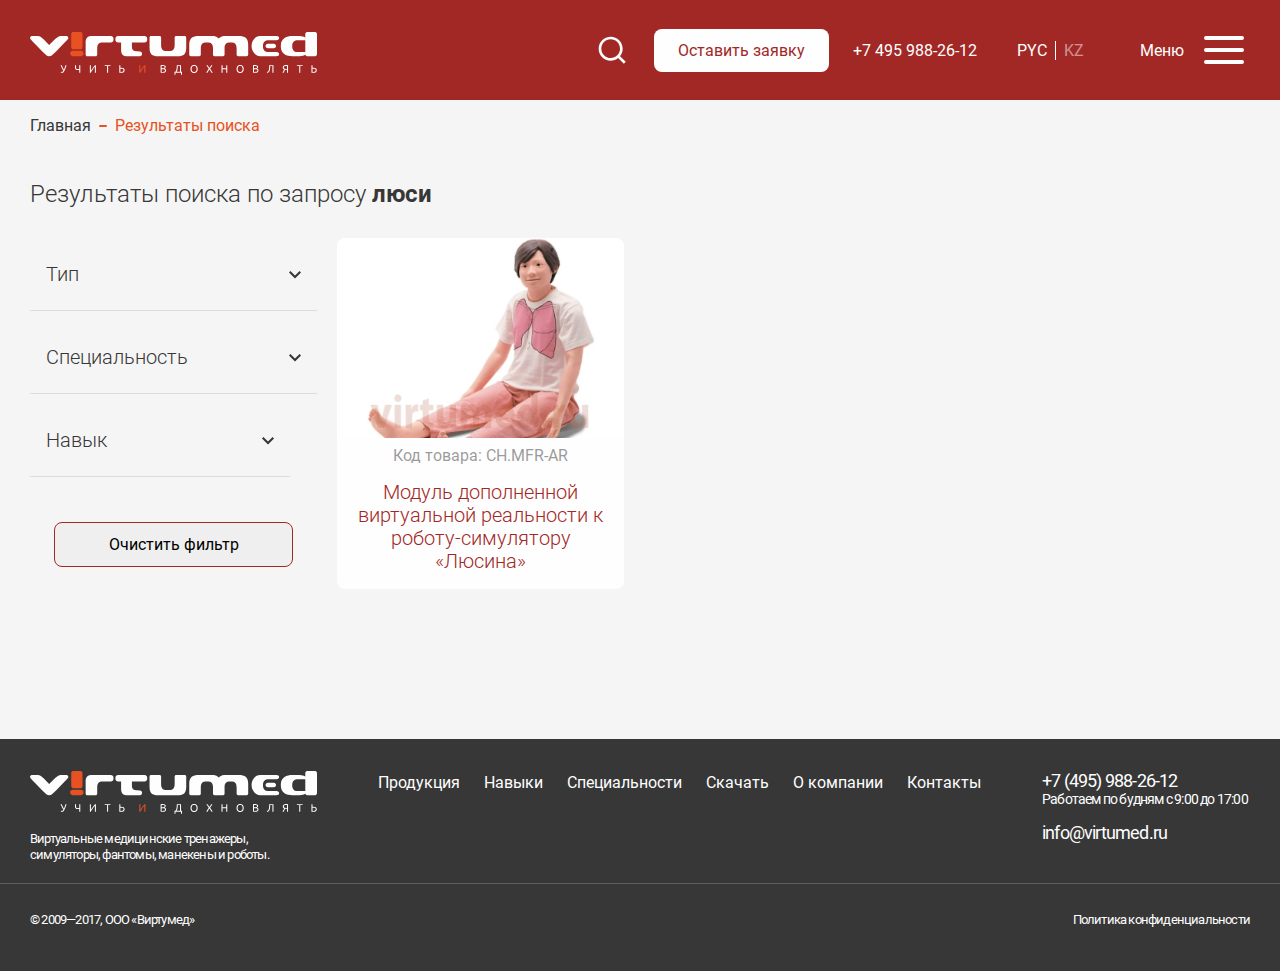
<file: search.html>
<html lang="ru"><head>    <meta http-equiv="Content-Type" content="text/html; charset=UTF-8">    <meta http-equiv="X-UA-Compatible" content="IE=edge">    <meta name="viewport" content="width=device-width, initial-scale=1.0">    <meta name="keywords" content="Результаты поиска - Virtumed.kz">    <meta name="description" content="">    <title>Результаты поиска - Virtumed.kz</title>    <link rel="icon" href="html/img/icons/favicon.ico">    <meta name="theme-color" content="#000">    <noscript>        <div>Ваш браузер не поддерживает скрипты!</div>    </noscript>    <!-- CSS Fancybox -->    <link rel="stylesheet" href="css/fancybox.min.css">    <!-- CSS Custom -->    <link rel="stylesheet" href="css/style.min.css">    <link rel="stylesheet" href="css/custom.css">    <link rel="stylesheet" href="css/eFilter.css">    <!---->    <meta property="og:url" content="http://virtumed.kz/">    <meta property="og:type" content="website">    <meta property="og:title" content="">    <meta property="og:image" content="">    <meta property="og:description" content="">    <script src="js/libs/jquery.min.js"></script></head><body class="" style="padding-right: 0px;"><object style="display: none" class="sprite" type="image/svg+xml" data="../img/iconsprite/sprite.svg" title="Ваш браузер не поддерживает SVG"></object><!-- header --><header class="header">    <div class=" container header__container">        <a href="main.html" class="logo header__logo" aria-label="Лого">            <svg width="287" height="43" viewBox="0 0 287 43" fill="none" xmlns="http://www.w3.org/2000/svg">                <mask id="mask0_365_1230" style="mask-type:luminance" maskUnits="userSpaceOnUse" x="0" y="0" width="287"                    height="43">                    <path d="M287 0H0V43H287V0Z" fill="white" />                </mask>                <g mask="url(#mask0_365_1230)">                    <path fill-rule="evenodd" clip-rule="evenodd"                        d="M19.1986 13.0013L19.1815 13.0174L19.1644 13.0013V13.0158C16.2348 10.3702 11.852 4.18836 7.83111 4.05974C6.12621 4.00511 4.28842 3.97053 2.56779 4.01133C2.04104 4.02355 1.48467 3.98874 1.02197 4.29117C0.428902 4.6782 -0.00986036 5.28374 0.000168494 6.0306C0.00996942 6.7348 0.421608 7.05106 0.848975 7.53721C2.61064 9.5408 5.53792 12.5972 9.6746 16.6696C11.0756 18.0485 12.546 19.6074 13.9111 20.9548C16.0203 23.0378 17.4887 24.3157 19.1815 24.2075C20.8744 24.3157 22.3426 23.0378 24.4519 20.9548C25.8167 19.6074 27.2871 18.0485 28.6884 16.6696C32.825 12.5968 35.7527 9.5408 37.5141 7.53721C37.9416 7.05129 38.3533 6.7348 38.3629 6.0306C38.3729 5.28374 37.9519 4.64961 37.3415 4.29117C36.7721 3.95647 36.2773 3.98459 35.604 3.98667C34.0335 3.99289 32.2804 3.92926 30.7112 3.9793C29.9671 4.00303 29.0312 4.31561 28.2733 4.69296C24.9383 6.35676 21.5859 10.8602 19.1986 13.016V13.0013ZM287 20.4153V20.6449V22.0206C287 23.1957 286.201 24.1576 285.224 24.1576H277.067C276.279 24.1576 275.607 23.5333 275.377 22.6755C274.198 23.3961 272.144 24.2268 269.156 24.1832C266.84 24.1832 265.243 24.1832 262.927 24.1832H262.311C256.63 24.1832 251.196 22.0347 250.855 15.2174L250.854 15.2102V15.2031L250.853 15.1671L250.852 15.1594V15.156L250.851 15.1447V15.1374L250.85 15.124V15.1226L250.849 15.1155V15.1129L250.848 15.0788V15.0724H250.84V15.0698V14.7619V14.7591V13.4254V13.4228V13.1151V13.1123H250.848V13.1052L250.849 13.072V13.069L250.85 13.0616L250.851 13.0476V13.04L250.852 13.0291V13.0249L250.853 13.018L250.854 12.9821V12.9745L250.855 12.9673C251.196 6.15 256.63 4.00211 262.311 4.00211H262.927C265.243 4.00211 266.84 4.00211 269.156 4.00211C272.072 3.9597 274.099 4.75035 275.29 5.45779V3.74278V2.25277V2.13706C275.29 0.961688 276.09 0 277.067 0H285.224C286.202 0 287 0.961688 287 2.13706V2.25277V3.74278V9.11435V9.22984V10.7201V15.0433V20.4153ZM275.289 20.0509V15.0433V10.7201V9.22984V9.11435V8.13492H266.963C265.081 8.08674 263.818 9.12749 262.999 10.44C262.502 11.2383 262.34 11.9024 262.279 12.6472L262.277 12.6677L262.276 12.6863V12.6882L262.273 12.7094L262.271 12.7382L262.27 12.7684L262.269 12.7709L262.268 12.7914L262.267 12.7979L262.266 12.8127V12.8198L262.262 12.8966L262.26 12.9113V12.9177C262.253 13.0362 262.249 13.1582 262.245 13.2827V13.2891L262.243 13.3216V13.3309L262.241 13.3532V13.3748V13.3827V13.3972L262.239 13.4203V13.4427L262.238 13.4433L262.237 13.5023V13.5049L262.236 13.5114V13.5344L262.232 13.6981L262.231 13.7218L262.227 13.8834V13.8887V13.8905L262.226 13.9149L262.222 14.0219L262.221 14.0387L262.22 14.0863V14.0895V14.0934V14.097L262.226 14.2678L262.227 14.2923V14.2942V14.2999L262.231 14.4604L262.232 14.4848V14.4887L262.236 14.6477V14.6715L262.237 14.6779V14.68L262.239 14.7621L262.24 14.7845V14.8004L262.241 14.8075V14.8301V14.8532L262.243 14.8617L262.244 14.8949V14.8992C262.248 15.0244 262.253 15.1463 262.26 15.2655V15.2712L262.261 15.2867L262.266 15.3637V15.3709L262.267 15.3849V15.3914L262.269 15.4128V15.4146L262.271 15.4448L262.273 15.4751L262.276 15.4954V15.4972L262.277 15.5161L262.279 15.5371C262.34 16.2821 262.501 16.946 262.998 17.7442C263.818 19.0576 265.081 20.0982 266.963 20.0503L275.289 20.0509ZM237.728 11.818H243.865C245.074 11.818 246.062 12.8422 246.062 14.0938C246.062 15.3462 245.072 16.3703 243.865 16.3703H237.728C236.52 16.3703 235.531 15.3462 235.531 14.0938C235.531 12.8422 236.52 11.818 237.728 11.818ZM230.07 4.00257H233.074H233.691H246.365C250.293 4.00257 249.767 8.13538 246.583 8.13538H237.727C235.845 8.0872 234.582 9.12795 233.764 10.4405C232.972 11.7085 233.032 12.6373 232.984 14.0911V14.095C233.032 15.5488 232.972 16.4799 233.764 17.7474C234.582 19.0602 235.845 20.1009 237.727 20.0527H246.583C249.767 20.0527 250.293 24.1858 246.365 24.1858H233.691H233.074H230.07C225.449 24.1858 221.78 19.411 221.611 15.0728H221.603V14.7623V13.4258V13.1155H221.611C221.78 8.77712 225.449 4.00257 230.07 4.00257ZM168.637 4.00833H169.158C169.489 3.99612 169.86 4.00764 170.251 4.00833H182.495H182.563C182.954 4.00764 183.323 3.99612 183.654 4.00833C185.215 4.00833 187.888 5.49397 188.777 6.4824C189.447 5.65118 191.911 4.00257 194.031 4.00833H194.086H207.415C207.805 4.00718 208.175 3.99634 208.507 4.00833H208.916C214.742 4.00833 218.189 6.05181 218.189 12.5425V20.709V21.7201V22.7313C218.189 23.553 217.525 24.2252 216.712 24.2252H208.107C207.294 24.2252 206.629 23.553 206.629 22.7313V21.7201V20.709V16.7768H206.622V16.5504C206.622 14.5029 206.279 10.972 202.353 10.5855H198.809C195.497 10.9119 194.735 13.4761 194.577 15.4995V20.709V21.7201V22.7313C194.577 23.553 193.913 24.2252 193.1 24.2252H193.055H184.495H184.451C183.637 24.2252 182.973 23.553 182.973 22.7313V21.7201V20.709V15.5071C182.817 13.4823 182.058 10.9119 178.743 10.5855H175.085C171.159 10.972 170.816 14.5037 170.816 16.5504V16.7768H170.809V20.709V21.7201V22.7313C170.809 23.553 170.144 24.2252 169.331 24.2252H160.726C159.914 24.2252 159.249 23.553 159.249 22.7313V21.7201V20.709V12.5425C159.249 6.05181 162.812 4.00833 168.638 4.00833H168.637ZM128.011 24.2192H128.628H129.883C130.215 24.2321 130.585 24.2206 130.976 24.2192H144.727H144.794C145.185 24.2206 145.555 24.2321 145.886 24.2192H147.143H147.76C153.585 24.2192 156.226 22.1764 156.226 15.6858V7.51854V6.50775V5.49697C156.226 4.6752 155.561 4.00257 154.748 4.00257H146.144C145.33 4.00257 144.666 4.6752 144.666 5.49697V6.50775V7.51854V12.894H144.659V13.1204C144.659 15.1675 144.315 18.6988 140.391 19.085H135.381C131.456 18.6988 131.112 15.1675 131.112 13.1204V12.894H131.105V7.51854V6.50775V5.49697C131.105 4.6752 130.44 4.00257 129.627 4.00257H121.023C120.21 4.00257 119.545 4.6752 119.545 5.49697V6.50775V7.51854V15.6858C119.545 22.1764 122.184 24.2192 128.011 24.2192ZM96.267 24.2192H99.1065H99.6898H109.944C112.579 24.2192 112.971 19.5934 109.944 19.3964L106.987 19.2036H106.129C101.58 19.2036 101.924 15.5465 101.924 13.4779V10.4587H106.957H114.543C116.005 10.4587 117.202 9.30222 117.202 7.88874V6.57229C117.202 5.15904 116.005 4.00257 114.543 4.00257H106.957H95.6778H88.0933C86.6302 4.00257 85.434 5.15904 85.434 6.57229V7.88874C85.434 9.30222 86.6306 10.4587 88.0933 10.4587H91.1049V17.756C91.1049 20.0908 91.5014 24.2192 96.267 24.2192ZM61.1104 4.00257H64.1147H64.7315H80.8306C82.2929 4.00257 83.4896 5.15881 83.4896 6.57229V7.88874C83.4896 9.30222 82.2931 10.4587 80.8306 10.4587H71.4846C67.5594 10.8446 67.2166 14.3762 67.2166 16.4233V16.6499H67.209V20.7032V21.7142V22.7249C67.209 23.5472 66.5441 24.219 65.7316 24.219H57.1268C56.3139 24.219 55.6492 23.5472 55.6492 22.7249V21.7142V20.7032V10.6277C55.6492 8.23404 56.0686 4.00257 61.1104 4.00257Z"                        fill="#FEFEFE" />                    <path fill-rule="evenodd" clip-rule="evenodd"                        d="M42.945 18.8743H50.7967C52.3436 18.8743 53.6088 20.0599 53.6088 21.5086C53.6088 22.9573 52.3434 24.1431 50.7967 24.1431H42.945C41.3981 24.1431 40.1328 22.9575 40.1328 21.5086C40.1328 20.0601 41.3983 18.8743 42.945 18.8743ZM52.4948 13.4525V13.6827V15.0578C52.4948 16.2338 51.7275 17.1951 50.7887 17.1951H42.9532C42.0146 17.1951 41.2471 16.2338 41.2471 15.0578V13.6827V13.4525V3.75795V2.2677V2.15222C41.2471 0.976849 42.0146 0.015625 42.9532 0.015625H50.7887C51.7275 0.015625 52.4948 0.976849 52.4948 2.15222V2.2677V3.75795V13.4525Z"                        fill="#E85222" />                    <path                        d="M34.5943 38.4127C34.4496 38.7495 34.2993 39.066 34.1437 39.3625C33.988 39.6588 33.8036 39.9171 33.59 40.1365C33.3764 40.356 33.1196 40.5281 32.8191 40.6526C32.5189 40.7768 32.148 40.8393 31.7066 40.8393C31.6198 40.8393 31.5293 40.8338 31.4351 40.8227C31.3413 40.8117 31.2506 40.7972 31.164 40.7789C31.0771 40.7607 31.0012 40.7404 30.9358 40.7186C30.8708 40.6967 30.8236 40.6747 30.7947 40.6528L30.9793 39.7525C31.0732 39.7891 31.1872 39.8256 31.3212 39.8622C31.4552 39.8988 31.5945 39.9173 31.7393 39.9173C31.9562 39.9173 32.1464 39.8899 32.3093 39.835C32.4721 39.7799 32.6187 39.7031 32.7488 39.6042C32.8791 39.5055 32.9949 39.3848 33.0961 39.2419C33.1975 39.0992 33.2951 38.9399 33.3892 38.7642C33.0708 38.2447 32.7707 37.7267 32.4882 37.2109C32.2058 36.6947 31.9455 36.1955 31.7066 35.7123C31.4678 35.2292 31.2506 34.77 31.0552 34.3344C30.8599 33.8989 30.6862 33.498 30.5342 33.1322H31.7283C31.9672 33.7691 32.2729 34.4791 32.6455 35.2621C33.0181 36.0451 33.4326 36.8651 33.8886 37.7215C34.1781 37.0553 34.4548 36.3215 34.719 35.5201C34.9831 34.7188 35.2309 33.9226 35.4625 33.1322H36.6023C36.436 33.6592 36.2693 34.1553 36.1029 34.6199C35.9366 35.0848 35.7699 35.5312 35.6036 35.9592C35.4372 36.3875 35.2705 36.8047 35.1042 37.2109C34.9378 37.617 34.768 38.0176 34.5943 38.4127ZM46.0571 35.3278C46.0571 35.6353 46.0842 35.9043 46.1384 36.1349C46.1927 36.3656 46.2868 36.5558 46.4208 36.7058C46.5546 36.8559 46.7355 36.9675 46.9635 37.0408C47.1914 37.1138 47.4791 37.1504 47.8265 37.1504C47.9639 37.1504 48.1032 37.1452 48.2445 37.1341C48.3856 37.123 48.5212 37.1101 48.6515 37.0956C48.7817 37.0811 48.8975 37.0626 48.9987 37.0408C49.1001 37.0189 49.1833 37.0006 49.2485 36.9856V33.1322H50.3016V40.7404H49.2485V37.9081C49.1111 37.9448 48.8993 37.9812 48.6135 38.0179C48.3274 38.0545 48.0218 38.0727 47.696 38.0727C47.1461 38.0727 46.6975 38.0089 46.3501 37.8807C46.0028 37.7525 45.7296 37.5696 45.5306 37.3319C45.3316 37.094 45.1957 36.8049 45.1235 36.4645C45.0512 36.124 45.0147 35.7455 45.0147 35.3281V33.1324H46.0568L46.0571 35.3278ZM59.8647 40.7404V33.1322H60.8961V38.7642C61.1277 38.3763 61.4117 37.9338 61.7483 37.4359C62.085 36.9381 62.4431 36.4313 62.8231 35.9152C63.203 35.3991 63.5866 34.8979 63.9736 34.4111C64.3609 33.9243 64.7246 33.498 65.0647 33.132H65.9008V40.7402H64.8694V34.8009C64.6668 35.0351 64.4459 35.3057 64.207 35.6132C63.9682 35.9207 63.722 36.248 63.4687 36.5958C63.2155 36.9435 62.9605 37.304 62.7034 37.6772C62.4465 38.0504 62.1988 38.4183 61.9598 38.7807C61.721 39.143 61.4985 39.4924 61.2923 39.829C61.0858 40.1658 60.9031 40.4696 60.7439 40.7402L59.8647 40.7404ZM80.4898 33.1322V34.0544H78.1232V40.7404H77.0702V34.0544H74.7036V33.1322H80.4898ZM94.6449 38.3581C94.6449 39.1778 94.3517 39.7926 93.7655 40.2024C93.1793 40.6123 92.3542 40.8172 91.2904 40.8172C90.9866 40.8172 90.6536 40.8045 90.2918 40.7789C89.9299 40.7533 89.5972 40.7037 89.2931 40.6304V33.1322H90.3462V35.899C90.4908 35.8843 90.6374 35.8751 90.7858 35.8716C90.9342 35.8679 91.0808 35.866 91.2254 35.866C93.505 35.866 94.6449 36.6966 94.6449 38.3581ZM93.5376 38.3581C93.5376 38.0506 93.4794 37.7945 93.3639 37.5896C93.248 37.3847 93.0872 37.2235 92.8807 37.1065C92.6744 36.9896 92.4285 36.9071 92.1425 36.8593C91.8566 36.8118 91.54 36.7878 91.1926 36.7878C91.0552 36.7878 90.9159 36.7878 90.7746 36.7878C90.6336 36.7878 90.4906 36.7953 90.3458 36.81V39.8508C90.4763 39.8655 90.6226 39.8748 90.7856 39.8784C90.9483 39.882 91.1455 39.8836 91.3772 39.8836C91.6594 39.8836 91.9309 39.8617 92.1915 39.8179C92.4522 39.7741 92.6817 39.6935 92.8807 39.5764C93.0799 39.4592 93.239 39.3037 93.3584 39.1098C93.4779 38.9159 93.5376 38.6655 93.5376 38.3581ZM132.616 40.8063C132.465 40.8063 132.3 40.8026 132.122 40.7953C131.945 40.7879 131.767 40.7771 131.59 40.7623C131.412 40.7478 131.237 40.7293 131.064 40.7075C130.89 40.6856 130.731 40.6563 130.586 40.6197V33.2422C130.731 33.2055 130.89 33.1765 131.064 33.1543C131.237 33.1322 131.412 33.114 131.59 33.0993C131.767 33.0848 131.943 33.0737 132.117 33.0663C132.29 33.0589 132.453 33.0552 132.605 33.0552C133.04 33.0552 133.447 33.0882 133.826 33.1541C134.207 33.2198 134.535 33.3316 134.815 33.4888C135.093 33.6463 135.312 33.8528 135.471 34.1092C135.63 34.3652 135.71 34.6801 135.71 35.0533C135.71 35.4705 135.612 35.8128 135.417 36.0797C135.222 36.3469 134.96 36.5463 134.635 36.6782C135.076 36.81 135.428 37.0186 135.689 37.3037C135.949 37.5894 136.079 37.9918 136.079 38.5114C136.079 39.2725 135.802 39.8454 135.248 40.2297C134.695 40.6139 133.818 40.8063 132.616 40.8063ZM131.628 37.1945V39.8732C131.708 39.8806 131.801 39.8878 131.911 39.8951C132.004 39.9025 132.115 39.908 132.241 39.9118C132.368 39.9154 132.515 39.9173 132.681 39.9173C132.992 39.9173 133.287 39.897 133.566 39.8569C133.844 39.8165 134.089 39.7453 134.298 39.6427C134.509 39.5402 134.677 39.3977 134.803 39.2147C134.93 39.0317 134.993 38.8009 134.993 38.5229C134.993 38.2742 134.946 38.0638 134.852 37.8915C134.758 37.7195 134.622 37.5825 134.445 37.4798C134.267 37.3775 134.056 37.3042 133.81 37.2604C133.564 37.2167 133.289 37.1947 132.985 37.1947L131.628 37.1945ZM131.628 36.3382H132.736C132.996 36.3382 133.242 36.3199 133.473 36.2832C133.705 36.2467 133.906 36.1807 134.076 36.0858C134.246 35.9905 134.38 35.866 134.478 35.7125C134.576 35.5588 134.625 35.365 134.625 35.1305C134.625 34.9111 134.574 34.7262 134.473 34.5761C134.372 34.4261 134.231 34.3052 134.055 34.2138C133.877 34.1223 133.669 34.0544 133.43 34.0107C133.192 33.9669 132.938 33.945 132.67 33.945C132.402 33.945 132.192 33.9487 132.04 33.9561C131.888 33.9634 131.751 33.9742 131.628 33.989V36.3382ZM145.501 40.7404V42.7714H144.503V39.8292H145.295C145.663 39.4048 145.947 38.9346 146.147 38.4185C146.346 37.9024 146.49 37.3573 146.581 36.7826C146.671 36.2081 146.726 35.6134 146.743 34.9986C146.761 34.3837 146.774 33.7617 146.782 33.1322H151.037V39.8292H151.982V42.7714H150.982V40.7404H145.501ZM147.814 34.0435C147.791 34.5266 147.768 35.0187 147.743 35.5201C147.717 36.0215 147.663 36.5191 147.58 37.0131C147.497 37.507 147.376 37.9921 147.216 38.4679C147.057 38.9433 146.833 39.3973 146.544 39.829H149.984V34.0432L147.814 34.0435ZM160.502 36.9308C160.502 36.2796 160.599 35.7047 160.79 35.2073C160.983 34.7097 161.243 34.2943 161.573 33.9611C161.901 33.6283 162.285 33.3775 162.723 33.2092C163.161 33.0409 163.625 32.9565 164.117 32.9565C164.603 32.9565 165.06 33.0409 165.491 33.2092C165.921 33.3775 166.3 33.6283 166.625 33.9611C166.951 34.2943 167.21 34.7097 167.402 35.2073C167.593 35.705 167.689 36.2796 167.689 36.9308C167.689 37.5823 167.593 38.1569 167.402 38.6546C167.21 39.1522 166.951 39.5676 166.625 39.9004C166.3 40.2335 165.921 40.4841 165.491 40.6526C165.06 40.8209 164.603 40.905 164.117 40.905C163.625 40.905 163.161 40.8206 162.723 40.6526C162.285 40.4843 161.901 40.2335 161.573 39.9004C161.243 39.5674 160.983 39.152 160.79 38.6546C160.599 38.1569 160.502 37.5823 160.502 36.9308ZM161.61 36.9308C161.61 37.392 161.668 37.8109 161.784 38.188C161.899 38.5649 162.064 38.8851 162.277 39.1485C162.491 39.4122 162.752 39.6151 163.06 39.7577C163.367 39.9004 163.713 39.9719 164.096 39.9719C164.48 39.9719 164.823 39.9004 165.127 39.7577C165.431 39.6151 165.691 39.412 165.904 39.1485C166.117 38.8851 166.282 38.5649 166.398 38.188C166.513 37.8109 166.572 37.392 166.572 36.9308C166.572 36.4697 166.513 36.0507 166.398 35.6738C166.282 35.2969 166.117 34.9768 165.904 34.7131C165.691 34.4496 165.431 34.2465 165.127 34.1038C164.823 33.9611 164.48 33.8899 164.096 33.8899C163.713 33.8899 163.367 33.9611 163.06 34.1038C162.752 34.2465 162.491 34.4498 162.277 34.7131C162.064 34.9768 161.9 35.2967 161.784 35.6738C161.668 36.0507 161.61 36.4697 161.61 36.9308ZM181.464 40.7404C181.356 40.521 181.226 40.2776 181.074 40.0104C180.922 39.7432 180.755 39.465 180.574 39.176C180.394 38.8867 180.205 38.5978 180.01 38.3085C179.814 38.0195 179.626 37.7471 179.445 37.4907C179.265 37.7471 179.077 38.0197 178.881 38.3085C178.685 38.5978 178.499 38.8867 178.322 39.176C178.144 39.4652 177.977 39.7432 177.822 40.0104C177.667 40.2776 177.534 40.5208 177.426 40.7404H176.264C176.59 40.0962 176.968 39.4413 177.399 38.7753C177.83 38.1093 178.287 37.425 178.771 36.7224L176.362 33.1324H177.578L179.434 35.9649L181.268 33.1324H182.474L180.108 36.6786C180.6 37.3886 181.062 38.0801 181.497 38.7535C181.931 39.4268 182.314 40.0891 182.647 40.7406L181.464 40.7404ZM196.227 33.1322H197.281V40.7404H196.227V37.2272H192.548V40.7404H191.494V33.1322H192.548V36.3052H196.227V33.1322ZM206.539 36.9308C206.539 36.2796 206.636 35.7047 206.827 35.2073C207.019 34.7097 207.28 34.2943 207.609 33.9611C207.938 33.6283 208.322 33.3775 208.76 33.2092C209.198 33.0409 209.662 32.9565 210.154 32.9565C210.639 32.9565 211.097 33.0409 211.528 33.2092C211.958 33.3775 212.337 33.6283 212.662 33.9611C212.988 34.2943 213.247 34.7097 213.439 35.2073C213.63 35.705 213.726 36.2796 213.726 36.9308C213.726 37.5823 213.63 38.1569 213.439 38.6546C213.247 39.1522 212.988 39.5676 212.662 39.9004C212.337 40.2335 211.958 40.4841 211.528 40.6526C211.097 40.8209 210.639 40.905 210.154 40.905C209.662 40.905 209.198 40.8206 208.76 40.6526C208.322 40.4843 207.938 40.2335 207.609 39.9004C207.28 39.5674 207.019 39.152 206.827 38.6546C206.636 38.1569 206.539 37.5823 206.539 36.9308ZM207.647 36.9308C207.647 37.392 207.705 37.8109 207.821 38.188C207.936 38.5649 208.101 38.8851 208.314 39.1485C208.528 39.4122 208.789 39.6151 209.097 39.7577C209.404 39.9004 209.749 39.9719 210.133 39.9719C210.517 39.9719 210.86 39.9004 211.164 39.7577C211.468 39.6151 211.727 39.412 211.94 39.1485C212.154 38.8851 212.319 38.5649 212.434 38.188C212.55 37.8109 212.608 37.392 212.608 36.9308C212.608 36.4697 212.55 36.0507 212.434 35.6738C212.319 35.2969 212.154 34.9768 211.94 34.7131C211.727 34.4496 211.468 34.2465 211.164 34.1038C210.86 33.9611 210.517 33.8899 210.133 33.8899C209.749 33.8899 209.404 33.9611 209.097 34.1038C208.789 34.2465 208.528 34.4498 208.314 34.7131C208.101 34.9768 207.937 35.2967 207.821 35.6738C207.705 36.0507 207.647 36.4697 207.647 36.9308ZM225.016 40.8061C224.864 40.8061 224.699 40.8024 224.521 40.795C224.344 40.7877 224.166 40.7768 223.989 40.7621C223.812 40.7476 223.637 40.7291 223.463 40.7072C223.289 40.6854 223.13 40.656 222.985 40.6195V33.242C223.13 33.2053 223.289 33.1763 223.463 33.1541C223.637 33.132 223.812 33.1138 223.989 33.099C224.166 33.0845 224.342 33.0734 224.516 33.0661C224.689 33.0587 224.852 33.055 225.004 33.055C225.439 33.055 225.846 33.088 226.225 33.1539C226.606 33.2196 226.935 33.3314 227.214 33.4886C227.492 33.646 227.711 33.8526 227.871 34.1089C228.029 34.365 228.109 34.6799 228.109 35.053C228.109 35.4703 228.011 35.8126 227.817 36.0795C227.621 36.3467 227.361 36.5461 227.034 36.678C227.476 36.8098 227.827 37.0184 228.088 37.3035C228.348 37.5891 228.479 37.9916 228.479 38.5112C228.479 39.2723 228.201 39.8451 227.648 40.2293C227.094 40.6137 226.217 40.8061 225.016 40.8061ZM224.027 37.1943V39.873C224.107 39.8804 224.201 39.8875 224.31 39.8949C224.403 39.9023 224.514 39.9078 224.64 39.9115C224.768 39.9152 224.914 39.9171 225.081 39.9171C225.392 39.9171 225.686 39.8967 225.965 39.8566C226.243 39.8163 226.488 39.7451 226.698 39.6425C226.908 39.54 227.076 39.3975 227.202 39.2144C227.329 39.0315 227.392 38.8007 227.392 38.5227C227.392 38.2739 227.346 38.0635 227.251 37.8913C227.158 37.7193 227.022 37.5822 226.844 37.4796C226.668 37.3773 226.455 37.3039 226.209 37.2602C225.964 37.2163 225.689 37.1945 225.385 37.1945L224.027 37.1943ZM224.027 36.338H225.135C225.395 36.338 225.642 36.3197 225.874 36.283C226.104 36.2464 226.305 36.1805 226.475 36.0855C226.645 35.9903 226.779 35.8658 226.877 35.7123C226.975 35.5586 227.024 35.3648 227.024 35.1303C227.024 34.9108 226.973 34.726 226.872 34.5759C226.771 34.4259 226.631 34.305 226.454 34.2135C226.276 34.1221 226.068 34.0542 225.83 34.0105C225.591 33.9666 225.338 33.9448 225.07 33.9448C224.802 33.9448 224.592 33.9484 224.44 33.9559C224.288 33.9632 224.15 33.974 224.027 33.9888V36.338ZM240.234 34.0435C240.22 34.4535 240.205 34.8505 240.191 35.2347C240.177 35.6192 240.154 35.9923 240.126 36.3547C240.097 36.7171 240.053 37.07 239.996 37.4141C239.938 37.7581 239.858 38.0948 239.757 38.424C239.656 38.7535 239.53 39.0625 239.383 39.3518C239.234 39.6409 239.049 39.8935 238.829 40.1093C238.608 40.3252 238.347 40.4991 238.047 40.6308C237.747 40.7625 237.394 40.8359 236.989 40.8504L236.87 39.9281C237.376 39.8693 237.769 39.7084 238.048 39.4449C238.326 39.1812 238.556 38.7787 238.736 38.2374C238.939 37.6226 239.067 36.8815 239.122 36.0143C239.176 35.1469 239.203 34.1863 239.203 33.1322H243.47V40.7404H242.416V34.0435H240.234ZM255.952 33.9885C255.678 33.9885 255.415 34.0105 255.166 34.0542C254.916 34.0983 254.694 34.1751 254.498 34.285C254.302 34.3947 254.147 34.5447 254.031 34.7349C253.916 34.9254 253.857 35.1632 253.857 35.4486C253.857 35.9903 254.029 36.3654 254.374 36.5739C254.717 36.7826 255.233 36.8867 255.92 36.8867H257.006V34.0213C256.926 34.0213 256.832 34.0176 256.724 34.0103C256.629 34.0028 256.519 33.9976 256.392 33.9939C256.266 33.9902 256.119 33.9883 255.953 33.9883L255.952 33.9885ZM256.039 33.0554C256.191 33.0554 256.354 33.0591 256.528 33.0665C256.702 33.0739 256.877 33.0847 257.054 33.0995C257.232 33.114 257.407 33.1324 257.581 33.1546C257.755 33.1765 257.913 33.2057 258.059 33.2424V40.7406H257.006V37.7654H256.104C256.003 37.7654 255.897 37.7636 255.784 37.76C255.673 37.7562 255.522 37.7435 255.334 37.7217C255.204 37.8971 255.062 38.1022 254.91 38.3365C254.758 38.5706 254.606 38.8196 254.454 39.0831C254.302 39.3466 254.153 39.6211 254.004 39.9064C253.855 40.192 253.72 40.4703 253.597 40.7408H252.489C252.605 40.4553 252.743 40.159 252.901 39.8516C253.061 39.544 253.226 39.2515 253.396 38.9733C253.566 38.6953 253.73 38.4374 253.885 38.1995C254.04 37.9614 254.176 37.7659 254.292 37.6122C254.125 37.561 253.952 37.4877 253.771 37.3927C253.589 37.2975 253.423 37.1657 253.271 36.9977C253.119 36.8293 252.994 36.619 252.896 36.3662C252.798 36.1136 252.751 35.8116 252.751 35.4603C252.751 35.0653 252.826 34.7174 252.978 34.4174C253.13 34.1174 253.349 33.8666 253.635 33.6654C253.921 33.4642 254.266 33.3123 254.671 33.2097C255.076 33.107 255.532 33.0554 256.039 33.0554ZM272.648 33.1322V34.0544H270.281V40.7404H269.229V34.0544H266.861V33.1322H272.648ZM286.803 38.3581C286.803 39.1778 286.51 39.7926 285.923 40.2024C285.338 40.6123 284.512 40.8172 283.449 40.8172C283.145 40.8172 282.811 40.8045 282.45 40.7789C282.088 40.7533 281.756 40.7037 281.452 40.6304V33.1322H282.504V35.899C282.648 35.8843 282.795 35.8751 282.944 35.8716C283.092 35.8679 283.238 35.866 283.383 35.866C285.663 35.866 286.804 36.6968 286.804 38.3583L286.803 38.3581ZM285.696 38.3581C285.696 38.0506 285.638 37.7945 285.522 37.5896C285.406 37.3847 285.245 37.2235 285.039 37.1065C284.833 36.9896 284.586 36.9071 284.3 36.8593C284.014 36.8118 283.698 36.7878 283.351 36.7878C283.213 36.7878 283.074 36.7878 282.932 36.7878C282.792 36.7878 282.648 36.7953 282.504 36.81V39.8508C282.635 39.8655 282.78 39.8748 282.944 39.8784C283.107 39.882 283.303 39.8836 283.535 39.8836C283.818 39.8836 284.089 39.8617 284.349 39.8179C284.611 39.7741 284.839 39.6935 285.039 39.5764C285.238 39.4592 285.397 39.3037 285.516 39.1098C285.635 38.9159 285.696 38.6655 285.696 38.3581Z"                        fill="#FEFEFE" />                    <path                        d="M109.331 40.74V33.1318H110.363V38.7638C110.594 38.3759 110.879 37.9333 111.215 37.4354C111.552 36.9377 111.91 36.4309 112.289 35.9148C112.67 35.3987 113.054 34.8975 113.44 34.4106C113.827 33.9239 114.191 33.4976 114.531 33.1316H115.368V40.7398H114.337V34.8004C114.134 35.0347 113.912 35.3052 113.673 35.6128C113.435 35.9202 113.189 36.2476 112.936 36.5955C112.683 36.943 112.427 37.3036 112.17 37.6768C111.913 38.0499 111.665 38.4178 111.426 38.7802C111.188 39.1426 110.965 39.492 110.759 39.8285C110.552 40.1653 110.37 40.4691 110.21 40.7398L109.331 40.74Z"                        fill="#E85222" />                </g>            </svg>        </a>        <div class="header__content">            <div class="search header__search">                <form class="form-search">                    <input class="form-search__input" type="text" placeholder="Введите запрос">                    <button type="submit" class="form-search__btn"></button>                </form>            </div>            <button class="btn header__btn feedback-openBtn">Оставить заявку</button>            <a class="phone header__phone" href="tel:74959882612" aria-label="Телефон">+7 495 988-26-12</a>            <div class="lang header__lang">                <a class="lang__item active" href="" data-lang="ru">PYC</a>                <a class="lang__item" href="" data-lang="kz">KZ</a>            </div>            <div class="icon-menu header__icon">                <span class="icon-menu__lbl">Меню</span>                <div class="icon-menu__items">                    <span class="icon-menu__item" style="--icon-i: 1"></span>                    <span class="icon-menu__item" style="--icon-i: 2"></span>                    <span class="icon-menu__item" style="--icon-i: 3"></span>                    <span class="icon-menu__cross1" style="--icon-i: 4"></span>                    <span class="icon-menu__cross2" style="--icon-i: 5"></span>                </div>            </div>        </div>    </div>    <nav class="nav-menu header__nav">        <div class="nav-menu__inner">            <ul class="nav-menu__list">                <li><a href="o-kompanii.html" class="nav-menu__link arrow"><span class="h1 nav-menu__spn" style="--icon-i: 1">O компании</span></a></li>                <li class="nav-menu__item nav-menu__item--subnavs">                    <div class="nav-menu__lbl"><span class="h1 nav-menu__spn" style="--icon-i: 2">Продукция</span></div>                    <div class="subnavs">                        <ul class="subnavs__list">                            <li><a href="produkciya.html" class="subnavs__link"><span class="h2 nav-menu__spn" style="--icon-i: 3">По типу изделия</span></a></li>                            <li><a href="navyki.html" class="subnavs__link"><span class="h2 nav-menu__spn" style="--icon-i: 4">По навыку</span></a></li>                            <li><a href="specialnosti.html" class="subnavs__link"><span class="h2 nav-menu__spn" style="--icon-i: 5">По специальности</span></a></li>                        </ul>                    </div>                </li>                <li><a href="skachat.html" class="nav-menu__link arrow"><span class="h1 nav-menu__spn" style="--icon-i: 6">Скачать</span></a></li>                <li><a href="kontakty.html" class="nav-menu__link arrow"><span class="h1 nav-menu__spn" style="--icon-i: 7">Контакты</span></a></li>            </ul>            <div class="search nav-menu__search">                <form class="form-search">                    <input class="form-search__input" type="text" placeholder="Введите запрос">                    <button type="submit" class="form-search__btn"></button>                </form>            </div>            <div class="lang nav-menu__lang">                <a class="lang__item active" href="/">PYC</a>                <a class="lang__item" href="/kz/">KZ</a>            </div>        </div>    </nav></header><!--main--><main class="main">    <!--breadcrumbs-->    <div class="breadcrumbs"><div class="container breadcrumbs__container"><ul class="breadcrumbs__items">        <li class="breadcrumbs__item"><a href="/">Главная</a></li>        <li class="breadcrumbs__item active line">Результаты поиска</li>    </ul></div></div>    <!--products-page-->    <div class="section search-page">        <div class="container">                     <h2>Результаты поиска по запросу <strong style="font-weight:700">люси</strong></h2>                        <!--products content-->            <div class="content products-page__content">                <!--sidebar-->                <aside class="sidebar">                    <!-- filter -->                          <form id="eFiltr" class="eFiltr eFiltr_form filter" action="/search.html" method="get">                        <input type="hidden" name="search" value="люси">                        <!--<div style="display:none;" id="eFiltr_info"><span id="eFiltr_info_cnt">[+eFilter_ids_cnt+]</span><span id="eFiltr_info_cnt_ending">[+eFilter_ids_cnt_ending+]</span></div>-->                        <div class="eFiltr_cat eFiltr_cat0">                            <div class="fltr_cat_zagol"></div>                              <div class="filter__sec sec-filter fltr_block fltr_block_checkbox fltr_block19 " data-tv-name="product_type">                                <div class="sec-filter__header ">                                    <div class="sec-filter__title">Тип&nbsp;<span class="checked-total">(0)</span></div>                                    <svg xmlns="http://www.w3.org/2000/svg" width="12" height="9" viewBox="0 0 12 9" fill="none">                                         <path d="M6 8.3751L0 2.3751L1.4 0.975098L6 5.5751L10.6 0.975098L12 2.3751L6 8.3751Z"></path>                                    </svg>                                </div>                                <div class="sec-filter__body ">                                      <div class="item-checkbox">                                        <label class="">                                            <input type="checkbox" name="f[19][]" value="10">                                            <span>Роботы-симуляторы&nbsp;<sup>2</sup></span>                                        </label>                                    </div>                                            <div class="item-checkbox">                                       <label class="">                                           <input type="checkbox" name="f[19][]" value="12">                                           <span>Симуляторы виртуальной реальности&nbsp;<sup>1</sup></span>                                       </label>                                    </div>                                </div>                            </div>                            <div class="filter__sec sec-filter fltr_block fltr_block_checkbox fltr_block20 " data-tv-name="product_spec">                               <div class="sec-filter__header ">                                    <div class="sec-filter__title">Специальность&nbsp;<span class="checked-total">(0)</span></div>                                    <svg xmlns="http://www.w3.org/2000/svg" width="12" height="9" viewBox="0 0 12 9" fill="none">                                         <path d="M6 8.3751L0 2.3751L1.4 0.975098L6 5.5751L10.6 0.975098L12 2.3751L6 8.3751Z"></path>                                    </svg>                               </div>                               <div class="sec-filter__body ">                                                                     <div class="item-checkbox">                                        <label class="">                                            <input type="checkbox" name="f[20][]" value="20">                                            <span>Анестезиология-реаниматология&nbsp;<sup>1</sup></span>                                        </label>                                   </div>                                     <div class="item-checkbox">                                       <label class="">                                           <input type="checkbox" name="f[20][]" value="21">                                           <span>Акушерство и гинекология&nbsp;<sup>2</sup></span>                                       </label>                                   </div>                                                                     <div class="item-checkbox">                                        <label class="">                                            <input type="checkbox" name="f[20][]" value="34">                                            <span>Педиатрия и неонатология&nbsp;<sup>1</sup></span>                                        </label>                                   </div>                                       </div>                            </div>                            <div class="filter__sec sec-filter fltr_block fltr_block_checkbox fltr_block21 " data-tv-name="product_navyk">                               <div class="sec-filter__header ">                                    <div class="sec-filter__title">Навык&nbsp;<span class="checked-total">(0)</span></div>                                    <svg xmlns="http://www.w3.org/2000/svg" width="12" height="9" viewBox="0 0 12 9" fill="none">                                         <path d="M6 8.3751L0 2.3751L1.4 0.975098L6 5.5751L10.6 0.975098L12 2.3751L6 8.3751Z"></path>                                    </svg>                               </div>                               <div class="sec-filter__body ">                                    <div class="item-checkbox">                                        <label class="">                                            <input type="checkbox" name="f[21][]" value="36">                                            <span>Интубация, вентиляция&nbsp;<sup>1</sup></span>                                        </label>                                    </div>                                    <div class="item-checkbox">                                        <label class="">                                            <input type="checkbox" name="f[21][]" value="37">                                            <span>Инъекции и пункции&nbsp;<sup>1</sup></span>                                        </label>                                    </div>                                    <div class="item-checkbox">                                        <label class="">                                            <input type="checkbox" name="f[21][]" value="39">                                            <span>Клиническое мышление&nbsp;<sup>2</sup></span>                                        </label>                                    </div>                                           <div class="item-checkbox">                                        <label class="">                                            <input type="checkbox" name="f[21][]" value="40">                                            <span>Роды&nbsp;<sup>2</sup></span>                                        </label>                                    </div>                                </div>                            </div>                        </div>                        <!--<div class="eFiltr_form_result" style="display:none;">Найдено: 3 товара</div>-->                        <!--<div class="eFiltr_btn_wrapper"><input type="submit" class="eFiltr_btn" value="Найти"></div>-->                    </form><button class="filter__btn" type="reset" onclick="location.href='/search.html';">Очистить фильтр</button>                </aside>                <!-- products -->                <div id="eFiltr_results_wrapper">                    <div class="eFiltr_loader"></div>                    <div id="eFiltr_results">                        <div class="products">                            <a class="item-product" href="/catalog/goods/modul-dopolnennoj-virtualnoj-realnosti-k-robotu-simulyatoru-lyusina.html">                                <div class="img-cover item-product__img">                                    <picture>                                        <source srcset="img/products/roboty-simulyatory/kroshka-lyusi/1.webp" type="image/webp">                                        <img src="img/products/roboty-simulyatory/kroshka-lyusi/1.jpg" alt="Модуль дополненной виртуальной реальности к роботу-симулятору «Люсина»">                                    </picture>                                </div>                                <div class="item-product__body">                                    <div class="item-product__code">Код товара: CH.MFR-AR</div>                                    <h5 class="item-product__name">Модуль дополненной виртуальной реальности к роботу-симулятору «Люсина»</h5>                                    <div class="item-product__desc"><p></p></div>                                </div>                            </a>                                                                 </div>                            </div>                </div>            </div>        </div>    </div>    <!-- feedback-modal -->    <div class="modal feedback-modal">        <div class="modal__inner feedback-modal__inner" style="transform: rotateX(90deg);">            <button class="icon-close"></button>            <div class="h2 modal__title">Оставить заявку</div>            <form class="form modal__form feedback-modal__form">                <div class="form__items">                    <div class="form__item">                        <input type="text" class="form__inp reg" placeholder="Имя">                        <div class="form__item__error">Пожалуйста, введите имя</div>                    </div>                    <div class="form__item">                        <input type="text" class="form__inp reg mail" placeholder="Почта">                        <div class="form__item__error">Пожалуйста, введите почту</div>                    </div>                    <div class="form__item textarea">                        <textarea class="form__textarea" placeholder="Текст"></textarea>                    </div>                    <div class="form__item file-form">                        <label>                            <input class="file-form__inp" type="file">                            <span class="file-form__label">Прикрепить файл</span>                        </label>                        <div class="form__item__error">Ошибка, файл должен быть не больше 2MB</div>                        <div class="file-form__name"></div>                    </div>                </div>                <div class="form__footer">                    <div class="form__btn"><button class="btn" type="submit">Оставить заявку</button></div>                    <div class="form__txt">Нажимая кнопку «Отправить», я соглашаюсь на обработку <a href="politika-konfidencialnosti.html">персональных данных</a></div>                </div>            </form>        </div>    </div>    <!-- fulfilled-modal -->    <div class="modal fulfilled-modal">        <div class="modal__inner">            <button class="icon-close"></button>            <div class="modal__img"></div>            <div class="h2 modal__title">Заявка отправлена, мы скоро свяжемся c вами</div>        </div>    </div>    <!-- error-modal -->    <div class="modal error-modal">        <div class="modal__inner">            <button class="icon-close"></button>            <div class="modal__img"></div>            <div class="h2 modal__title">Что-то пошло не так, попробуйте еще раз</div>            <div class="error-modal__footer"><button class="btn error-feedback-openBtn">Оставить заявку</button></div>        </div>    </div></main><!-- feedback-modal --><div class="modal feedback-modal">    <div class="modal__inner feedback-modal__inner">        <button class="icon-close"></button>        <div class="h2 modal__title">Оставить заявку</div>        <form class="form modal__form feedback-modal__form" method="post" data-evocms-user-action="send-form">            <input type="hidden" name="_token" value="XvWD789tBKDZ5sZLozanWVoPt8i0Tv8dOTCGTSnq">            <input type="hidden" name="formid" value="feedback">            <input type="hidden" name="lang" value="ru">            <div class="form__items">                <div class="form__item">                    <input type="text" name="name" class="form__inp reg" placeholder="Имя" value="">                    <div class="form__item__error" data-error="" data-error-name=""></div>                </div>                <div class="form__item">                    <input type="text" name="email" class="form__inp reg mail" placeholder="Почта" value="">                    <div class="form__item__error" data-error="" data-error-email=""></div>                </div>                <div class="form__item textarea">                    <textarea class="form__textarea" placeholder="Текст"></textarea>                </div>                <div class="form__item file-form">                    <label>                        <input class="file-form__inp" type="file" name="file">                        <span class="file-form__label">Прикрепить файл</span>                    </label>                    <div class="form__item__error" data-error="" data-error-file=""></div>                    <div class="file-form__name"></div>                </div>            </div>            <div class="form__footer">                <div class="form__btn"><button class="btn" type="submit">Оставить заявку</button></div>                <div class="form__txt">Нажимая кнопку «Отправить», я соглашаюсь на обработку <a href="/policy.html">персональных данных</a></div>            </div>        </form>    </div></div><!-- fulfilled-modal --><div class="modal fulfilled-modal">    <div class="modal__inner">        <button class="icon-close"></button>        <div class="modal__img"></div>        <div class="h2 modal__title">Заявка отправлена, мы скоро свяжемся c вами</div>    </div></div><!-- error-modal --><div class="modal error-modal">    <div class="modal__inner">        <button class="icon-close"></button>        <div class="modal__img"></div>        <div class="h2 modal__title">Что-то пошло не так, попробуйте еще раз</div>        <div class="error-modal__footer"><button class="btn error-feedback-openBtn">Оставить заявку</button></div>    </div></div><!--footer--><footer class="footer">    <div class="container footer__container">        <div class="top-footer footer__top">            <div class="desc-footer top-footer__desc">                <a href="http://virtumed.kz/" class="desc-footer__logo">                    <svg width="287" height="43" viewBox="0 0 287 43" fill="none" xmlns="http://www.w3.org/2000/svg">                        <mask id="mask0_365_1230" style="mask-type:luminance" maskUnits="userSpaceOnUse" x="0" y="0" width="287" height="43">                            <path d="M287 0H0V43H287V0Z" fill="white"></path>                        </mask>                        <g mask="url(#mask0_365_1230)">                            <path fill-rule="evenodd" clip-rule="evenodd" d="M19.1986 13.0013L19.1815 13.0174L19.1644 13.0013V13.0158C16.2348 10.3702 11.852 4.18836 7.83111 4.05974C6.12621 4.00511 4.28842 3.97053 2.56779 4.01133C2.04104 4.02355 1.48467 3.98874 1.02197 4.29117C0.428902 4.6782 -0.00986036 5.28374 0.000168494 6.0306C0.00996942 6.7348 0.421608 7.05106 0.848975 7.53721C2.61064 9.5408 5.53792 12.5972 9.6746 16.6696C11.0756 18.0485 12.546 19.6074 13.9111 20.9548C16.0203 23.0378 17.4887 24.3157 19.1815 24.2075C20.8744 24.3157 22.3426 23.0378 24.4519 20.9548C25.8167 19.6074 27.2871 18.0485 28.6884 16.6696C32.825 12.5968 35.7527 9.5408 37.5141 7.53721C37.9416 7.05129 38.3533 6.7348 38.3629 6.0306C38.3729 5.28374 37.9519 4.64961 37.3415 4.29117C36.7721 3.95647 36.2773 3.98459 35.604 3.98667C34.0335 3.99289 32.2804 3.92926 30.7112 3.9793C29.9671 4.00303 29.0312 4.31561 28.2733 4.69296C24.9383 6.35676 21.5859 10.8602 19.1986 13.016V13.0013ZM287 20.4153V20.6449V22.0206C287 23.1957 286.201 24.1576 285.224 24.1576H277.067C276.279 24.1576 275.607 23.5333 275.377 22.6755C274.198 23.3961 272.144 24.2268 269.156 24.1832C266.84 24.1832 265.243 24.1832 262.927 24.1832H262.311C256.63 24.1832 251.196 22.0347 250.855 15.2174L250.854 15.2102V15.2031L250.853 15.1671L250.852 15.1594V15.156L250.851 15.1447V15.1374L250.85 15.124V15.1226L250.849 15.1155V15.1129L250.848 15.0788V15.0724H250.84V15.0698V14.7619V14.7591V13.4254V13.4228V13.1151V13.1123H250.848V13.1052L250.849 13.072V13.069L250.85 13.0616L250.851 13.0476V13.04L250.852 13.0291V13.0249L250.853 13.018L250.854 12.9821V12.9745L250.855 12.9673C251.196 6.15 256.63 4.00211 262.311 4.00211H262.927C265.243 4.00211 266.84 4.00211 269.156 4.00211C272.072 3.9597 274.099 4.75035 275.29 5.45779V3.74278V2.25277V2.13706C275.29 0.961688 276.09 0 277.067 0H285.224C286.202 0 287 0.961688 287 2.13706V2.25277V3.74278V9.11435V9.22984V10.7201V15.0433V20.4153ZM275.289 20.0509V15.0433V10.7201V9.22984V9.11435V8.13492H266.963C265.081 8.08674 263.818 9.12749 262.999 10.44C262.502 11.2383 262.34 11.9024 262.279 12.6472L262.277 12.6677L262.276 12.6863V12.6882L262.273 12.7094L262.271 12.7382L262.27 12.7684L262.269 12.7709L262.268 12.7914L262.267 12.7979L262.266 12.8127V12.8198L262.262 12.8966L262.26 12.9113V12.9177C262.253 13.0362 262.249 13.1582 262.245 13.2827V13.2891L262.243 13.3216V13.3309L262.241 13.3532V13.3748V13.3827V13.3972L262.239 13.4203V13.4427L262.238 13.4433L262.237 13.5023V13.5049L262.236 13.5114V13.5344L262.232 13.6981L262.231 13.7218L262.227 13.8834V13.8887V13.8905L262.226 13.9149L262.222 14.0219L262.221 14.0387L262.22 14.0863V14.0895V14.0934V14.097L262.226 14.2678L262.227 14.2923V14.2942V14.2999L262.231 14.4604L262.232 14.4848V14.4887L262.236 14.6477V14.6715L262.237 14.6779V14.68L262.239 14.7621L262.24 14.7845V14.8004L262.241 14.8075V14.8301V14.8532L262.243 14.8617L262.244 14.8949V14.8992C262.248 15.0244 262.253 15.1463 262.26 15.2655V15.2712L262.261 15.2867L262.266 15.3637V15.3709L262.267 15.3849V15.3914L262.269 15.4128V15.4146L262.271 15.4448L262.273 15.4751L262.276 15.4954V15.4972L262.277 15.5161L262.279 15.5371C262.34 16.2821 262.501 16.946 262.998 17.7442C263.818 19.0576 265.081 20.0982 266.963 20.0503L275.289 20.0509ZM237.728 11.818H243.865C245.074 11.818 246.062 12.8422 246.062 14.0938C246.062 15.3462 245.072 16.3703 243.865 16.3703H237.728C236.52 16.3703 235.531 15.3462 235.531 14.0938C235.531 12.8422 236.52 11.818 237.728 11.818ZM230.07 4.00257H233.074H233.691H246.365C250.293 4.00257 249.767 8.13538 246.583 8.13538H237.727C235.845 8.0872 234.582 9.12795 233.764 10.4405C232.972 11.7085 233.032 12.6373 232.984 14.0911V14.095C233.032 15.5488 232.972 16.4799 233.764 17.7474C234.582 19.0602 235.845 20.1009 237.727 20.0527H246.583C249.767 20.0527 250.293 24.1858 246.365 24.1858H233.691H233.074H230.07C225.449 24.1858 221.78 19.411 221.611 15.0728H221.603V14.7623V13.4258V13.1155H221.611C221.78 8.77712 225.449 4.00257 230.07 4.00257ZM168.637 4.00833H169.158C169.489 3.99612 169.86 4.00764 170.251 4.00833H182.495H182.563C182.954 4.00764 183.323 3.99612 183.654 4.00833C185.215 4.00833 187.888 5.49397 188.777 6.4824C189.447 5.65118 191.911 4.00257 194.031 4.00833H194.086H207.415C207.805 4.00718 208.175 3.99634 208.507 4.00833H208.916C214.742 4.00833 218.189 6.05181 218.189 12.5425V20.709V21.7201V22.7313C218.189 23.553 217.525 24.2252 216.712 24.2252H208.107C207.294 24.2252 206.629 23.553 206.629 22.7313V21.7201V20.709V16.7768H206.622V16.5504C206.622 14.5029 206.279 10.972 202.353 10.5855H198.809C195.497 10.9119 194.735 13.4761 194.577 15.4995V20.709V21.7201V22.7313C194.577 23.553 193.913 24.2252 193.1 24.2252H193.055H184.495H184.451C183.637 24.2252 182.973 23.553 182.973 22.7313V21.7201V20.709V15.5071C182.817 13.4823 182.058 10.9119 178.743 10.5855H175.085C171.159 10.972 170.816 14.5037 170.816 16.5504V16.7768H170.809V20.709V21.7201V22.7313C170.809 23.553 170.144 24.2252 169.331 24.2252H160.726C159.914 24.2252 159.249 23.553 159.249 22.7313V21.7201V20.709V12.5425C159.249 6.05181 162.812 4.00833 168.638 4.00833H168.637ZM128.011 24.2192H128.628H129.883C130.215 24.2321 130.585 24.2206 130.976 24.2192H144.727H144.794C145.185 24.2206 145.555 24.2321 145.886 24.2192H147.143H147.76C153.585 24.2192 156.226 22.1764 156.226 15.6858V7.51854V6.50775V5.49697C156.226 4.6752 155.561 4.00257 154.748 4.00257H146.144C145.33 4.00257 144.666 4.6752 144.666 5.49697V6.50775V7.51854V12.894H144.659V13.1204C144.659 15.1675 144.315 18.6988 140.391 19.085H135.381C131.456 18.6988 131.112 15.1675 131.112 13.1204V12.894H131.105V7.51854V6.50775V5.49697C131.105 4.6752 130.44 4.00257 129.627 4.00257H121.023C120.21 4.00257 119.545 4.6752 119.545 5.49697V6.50775V7.51854V15.6858C119.545 22.1764 122.184 24.2192 128.011 24.2192ZM96.267 24.2192H99.1065H99.6898H109.944C112.579 24.2192 112.971 19.5934 109.944 19.3964L106.987 19.2036H106.129C101.58 19.2036 101.924 15.5465 101.924 13.4779V10.4587H106.957H114.543C116.005 10.4587 117.202 9.30222 117.202 7.88874V6.57229C117.202 5.15904 116.005 4.00257 114.543 4.00257H106.957H95.6778H88.0933C86.6302 4.00257 85.434 5.15904 85.434 6.57229V7.88874C85.434 9.30222 86.6306 10.4587 88.0933 10.4587H91.1049V17.756C91.1049 20.0908 91.5014 24.2192 96.267 24.2192ZM61.1104 4.00257H64.1147H64.7315H80.8306C82.2929 4.00257 83.4896 5.15881 83.4896 6.57229V7.88874C83.4896 9.30222 82.2931 10.4587 80.8306 10.4587H71.4846C67.5594 10.8446 67.2166 14.3762 67.2166 16.4233V16.6499H67.209V20.7032V21.7142V22.7249C67.209 23.5472 66.5441 24.219 65.7316 24.219H57.1268C56.3139 24.219 55.6492 23.5472 55.6492 22.7249V21.7142V20.7032V10.6277C55.6492 8.23404 56.0686 4.00257 61.1104 4.00257Z" fill="#FEFEFE"></path>                            <path fill-rule="evenodd" clip-rule="evenodd" d="M42.945 18.8743H50.7967C52.3436 18.8743 53.6088 20.0599 53.6088 21.5086C53.6088 22.9573 52.3434 24.1431 50.7967 24.1431H42.945C41.3981 24.1431 40.1328 22.9575 40.1328 21.5086C40.1328 20.0601 41.3983 18.8743 42.945 18.8743ZM52.4948 13.4525V13.6827V15.0578C52.4948 16.2338 51.7275 17.1951 50.7887 17.1951H42.9532C42.0146 17.1951 41.2471 16.2338 41.2471 15.0578V13.6827V13.4525V3.75795V2.2677V2.15222C41.2471 0.976849 42.0146 0.015625 42.9532 0.015625H50.7887C51.7275 0.015625 52.4948 0.976849 52.4948 2.15222V2.2677V3.75795V13.4525Z" fill="#E85222"></path>                            <path d="M34.5943 38.4127C34.4496 38.7495 34.2993 39.066 34.1437 39.3625C33.988 39.6588 33.8036 39.9171 33.59 40.1365C33.3764 40.356 33.1196 40.5281 32.8191 40.6526C32.5189 40.7768 32.148 40.8393 31.7066 40.8393C31.6198 40.8393 31.5293 40.8338 31.4351 40.8227C31.3413 40.8117 31.2506 40.7972 31.164 40.7789C31.0771 40.7607 31.0012 40.7404 30.9358 40.7186C30.8708 40.6967 30.8236 40.6747 30.7947 40.6528L30.9793 39.7525C31.0732 39.7891 31.1872 39.8256 31.3212 39.8622C31.4552 39.8988 31.5945 39.9173 31.7393 39.9173C31.9562 39.9173 32.1464 39.8899 32.3093 39.835C32.4721 39.7799 32.6187 39.7031 32.7488 39.6042C32.8791 39.5055 32.9949 39.3848 33.0961 39.2419C33.1975 39.0992 33.2951 38.9399 33.3892 38.7642C33.0708 38.2447 32.7707 37.7267 32.4882 37.2109C32.2058 36.6947 31.9455 36.1955 31.7066 35.7123C31.4678 35.2292 31.2506 34.77 31.0552 34.3344C30.8599 33.8989 30.6862 33.498 30.5342 33.1322H31.7283C31.9672 33.7691 32.2729 34.4791 32.6455 35.2621C33.0181 36.0451 33.4326 36.8651 33.8886 37.7215C34.1781 37.0553 34.4548 36.3215 34.719 35.5201C34.9831 34.7188 35.2309 33.9226 35.4625 33.1322H36.6023C36.436 33.6592 36.2693 34.1553 36.1029 34.6199C35.9366 35.0848 35.7699 35.5312 35.6036 35.9592C35.4372 36.3875 35.2705 36.8047 35.1042 37.2109C34.9378 37.617 34.768 38.0176 34.5943 38.4127ZM46.0571 35.3278C46.0571 35.6353 46.0842 35.9043 46.1384 36.1349C46.1927 36.3656 46.2868 36.5558 46.4208 36.7058C46.5546 36.8559 46.7355 36.9675 46.9635 37.0408C47.1914 37.1138 47.4791 37.1504 47.8265 37.1504C47.9639 37.1504 48.1032 37.1452 48.2445 37.1341C48.3856 37.123 48.5212 37.1101 48.6515 37.0956C48.7817 37.0811 48.8975 37.0626 48.9987 37.0408C49.1001 37.0189 49.1833 37.0006 49.2485 36.9856V33.1322H50.3016V40.7404H49.2485V37.9081C49.1111 37.9448 48.8993 37.9812 48.6135 38.0179C48.3274 38.0545 48.0218 38.0727 47.696 38.0727C47.1461 38.0727 46.6975 38.0089 46.3501 37.8807C46.0028 37.7525 45.7296 37.5696 45.5306 37.3319C45.3316 37.094 45.1957 36.8049 45.1235 36.4645C45.0512 36.124 45.0147 35.7455 45.0147 35.3281V33.1324H46.0568L46.0571 35.3278ZM59.8647 40.7404V33.1322H60.8961V38.7642C61.1277 38.3763 61.4117 37.9338 61.7483 37.4359C62.085 36.9381 62.4431 36.4313 62.8231 35.9152C63.203 35.3991 63.5866 34.8979 63.9736 34.4111C64.3609 33.9243 64.7246 33.498 65.0647 33.132H65.9008V40.7402H64.8694V34.8009C64.6668 35.0351 64.4459 35.3057 64.207 35.6132C63.9682 35.9207 63.722 36.248 63.4687 36.5958C63.2155 36.9435 62.9605 37.304 62.7034 37.6772C62.4465 38.0504 62.1988 38.4183 61.9598 38.7807C61.721 39.143 61.4985 39.4924 61.2923 39.829C61.0858 40.1658 60.9031 40.4696 60.7439 40.7402L59.8647 40.7404ZM80.4898 33.1322V34.0544H78.1232V40.7404H77.0702V34.0544H74.7036V33.1322H80.4898ZM94.6449 38.3581C94.6449 39.1778 94.3517 39.7926 93.7655 40.2024C93.1793 40.6123 92.3542 40.8172 91.2904 40.8172C90.9866 40.8172 90.6536 40.8045 90.2918 40.7789C89.9299 40.7533 89.5972 40.7037 89.2931 40.6304V33.1322H90.3462V35.899C90.4908 35.8843 90.6374 35.8751 90.7858 35.8716C90.9342 35.8679 91.0808 35.866 91.2254 35.866C93.505 35.866 94.6449 36.6966 94.6449 38.3581ZM93.5376 38.3581C93.5376 38.0506 93.4794 37.7945 93.3639 37.5896C93.248 37.3847 93.0872 37.2235 92.8807 37.1065C92.6744 36.9896 92.4285 36.9071 92.1425 36.8593C91.8566 36.8118 91.54 36.7878 91.1926 36.7878C91.0552 36.7878 90.9159 36.7878 90.7746 36.7878C90.6336 36.7878 90.4906 36.7953 90.3458 36.81V39.8508C90.4763 39.8655 90.6226 39.8748 90.7856 39.8784C90.9483 39.882 91.1455 39.8836 91.3772 39.8836C91.6594 39.8836 91.9309 39.8617 92.1915 39.8179C92.4522 39.7741 92.6817 39.6935 92.8807 39.5764C93.0799 39.4592 93.239 39.3037 93.3584 39.1098C93.4779 38.9159 93.5376 38.6655 93.5376 38.3581ZM132.616 40.8063C132.465 40.8063 132.3 40.8026 132.122 40.7953C131.945 40.7879 131.767 40.7771 131.59 40.7623C131.412 40.7478 131.237 40.7293 131.064 40.7075C130.89 40.6856 130.731 40.6563 130.586 40.6197V33.2422C130.731 33.2055 130.89 33.1765 131.064 33.1543C131.237 33.1322 131.412 33.114 131.59 33.0993C131.767 33.0848 131.943 33.0737 132.117 33.0663C132.29 33.0589 132.453 33.0552 132.605 33.0552C133.04 33.0552 133.447 33.0882 133.826 33.1541C134.207 33.2198 134.535 33.3316 134.815 33.4888C135.093 33.6463 135.312 33.8528 135.471 34.1092C135.63 34.3652 135.71 34.6801 135.71 35.0533C135.71 35.4705 135.612 35.8128 135.417 36.0797C135.222 36.3469 134.96 36.5463 134.635 36.6782C135.076 36.81 135.428 37.0186 135.689 37.3037C135.949 37.5894 136.079 37.9918 136.079 38.5114C136.079 39.2725 135.802 39.8454 135.248 40.2297C134.695 40.6139 133.818 40.8063 132.616 40.8063ZM131.628 37.1945V39.8732C131.708 39.8806 131.801 39.8878 131.911 39.8951C132.004 39.9025 132.115 39.908 132.241 39.9118C132.368 39.9154 132.515 39.9173 132.681 39.9173C132.992 39.9173 133.287 39.897 133.566 39.8569C133.844 39.8165 134.089 39.7453 134.298 39.6427C134.509 39.5402 134.677 39.3977 134.803 39.2147C134.93 39.0317 134.993 38.8009 134.993 38.5229C134.993 38.2742 134.946 38.0638 134.852 37.8915C134.758 37.7195 134.622 37.5825 134.445 37.4798C134.267 37.3775 134.056 37.3042 133.81 37.2604C133.564 37.2167 133.289 37.1947 132.985 37.1947L131.628 37.1945ZM131.628 36.3382H132.736C132.996 36.3382 133.242 36.3199 133.473 36.2832C133.705 36.2467 133.906 36.1807 134.076 36.0858C134.246 35.9905 134.38 35.866 134.478 35.7125C134.576 35.5588 134.625 35.365 134.625 35.1305C134.625 34.9111 134.574 34.7262 134.473 34.5761C134.372 34.4261 134.231 34.3052 134.055 34.2138C133.877 34.1223 133.669 34.0544 133.43 34.0107C133.192 33.9669 132.938 33.945 132.67 33.945C132.402 33.945 132.192 33.9487 132.04 33.9561C131.888 33.9634 131.751 33.9742 131.628 33.989V36.3382ZM145.501 40.7404V42.7714H144.503V39.8292H145.295C145.663 39.4048 145.947 38.9346 146.147 38.4185C146.346 37.9024 146.49 37.3573 146.581 36.7826C146.671 36.2081 146.726 35.6134 146.743 34.9986C146.761 34.3837 146.774 33.7617 146.782 33.1322H151.037V39.8292H151.982V42.7714H150.982V40.7404H145.501ZM147.814 34.0435C147.791 34.5266 147.768 35.0187 147.743 35.5201C147.717 36.0215 147.663 36.5191 147.58 37.0131C147.497 37.507 147.376 37.9921 147.216 38.4679C147.057 38.9433 146.833 39.3973 146.544 39.829H149.984V34.0432L147.814 34.0435ZM160.502 36.9308C160.502 36.2796 160.599 35.7047 160.79 35.2073C160.983 34.7097 161.243 34.2943 161.573 33.9611C161.901 33.6283 162.285 33.3775 162.723 33.2092C163.161 33.0409 163.625 32.9565 164.117 32.9565C164.603 32.9565 165.06 33.0409 165.491 33.2092C165.921 33.3775 166.3 33.6283 166.625 33.9611C166.951 34.2943 167.21 34.7097 167.402 35.2073C167.593 35.705 167.689 36.2796 167.689 36.9308C167.689 37.5823 167.593 38.1569 167.402 38.6546C167.21 39.1522 166.951 39.5676 166.625 39.9004C166.3 40.2335 165.921 40.4841 165.491 40.6526C165.06 40.8209 164.603 40.905 164.117 40.905C163.625 40.905 163.161 40.8206 162.723 40.6526C162.285 40.4843 161.901 40.2335 161.573 39.9004C161.243 39.5674 160.983 39.152 160.79 38.6546C160.599 38.1569 160.502 37.5823 160.502 36.9308ZM161.61 36.9308C161.61 37.392 161.668 37.8109 161.784 38.188C161.899 38.5649 162.064 38.8851 162.277 39.1485C162.491 39.4122 162.752 39.6151 163.06 39.7577C163.367 39.9004 163.713 39.9719 164.096 39.9719C164.48 39.9719 164.823 39.9004 165.127 39.7577C165.431 39.6151 165.691 39.412 165.904 39.1485C166.117 38.8851 166.282 38.5649 166.398 38.188C166.513 37.8109 166.572 37.392 166.572 36.9308C166.572 36.4697 166.513 36.0507 166.398 35.6738C166.282 35.2969 166.117 34.9768 165.904 34.7131C165.691 34.4496 165.431 34.2465 165.127 34.1038C164.823 33.9611 164.48 33.8899 164.096 33.8899C163.713 33.8899 163.367 33.9611 163.06 34.1038C162.752 34.2465 162.491 34.4498 162.277 34.7131C162.064 34.9768 161.9 35.2967 161.784 35.6738C161.668 36.0507 161.61 36.4697 161.61 36.9308ZM181.464 40.7404C181.356 40.521 181.226 40.2776 181.074 40.0104C180.922 39.7432 180.755 39.465 180.574 39.176C180.394 38.8867 180.205 38.5978 180.01 38.3085C179.814 38.0195 179.626 37.7471 179.445 37.4907C179.265 37.7471 179.077 38.0197 178.881 38.3085C178.685 38.5978 178.499 38.8867 178.322 39.176C178.144 39.4652 177.977 39.7432 177.822 40.0104C177.667 40.2776 177.534 40.5208 177.426 40.7404H176.264C176.59 40.0962 176.968 39.4413 177.399 38.7753C177.83 38.1093 178.287 37.425 178.771 36.7224L176.362 33.1324H177.578L179.434 35.9649L181.268 33.1324H182.474L180.108 36.6786C180.6 37.3886 181.062 38.0801 181.497 38.7535C181.931 39.4268 182.314 40.0891 182.647 40.7406L181.464 40.7404ZM196.227 33.1322H197.281V40.7404H196.227V37.2272H192.548V40.7404H191.494V33.1322H192.548V36.3052H196.227V33.1322ZM206.539 36.9308C206.539 36.2796 206.636 35.7047 206.827 35.2073C207.019 34.7097 207.28 34.2943 207.609 33.9611C207.938 33.6283 208.322 33.3775 208.76 33.2092C209.198 33.0409 209.662 32.9565 210.154 32.9565C210.639 32.9565 211.097 33.0409 211.528 33.2092C211.958 33.3775 212.337 33.6283 212.662 33.9611C212.988 34.2943 213.247 34.7097 213.439 35.2073C213.63 35.705 213.726 36.2796 213.726 36.9308C213.726 37.5823 213.63 38.1569 213.439 38.6546C213.247 39.1522 212.988 39.5676 212.662 39.9004C212.337 40.2335 211.958 40.4841 211.528 40.6526C211.097 40.8209 210.639 40.905 210.154 40.905C209.662 40.905 209.198 40.8206 208.76 40.6526C208.322 40.4843 207.938 40.2335 207.609 39.9004C207.28 39.5674 207.019 39.152 206.827 38.6546C206.636 38.1569 206.539 37.5823 206.539 36.9308ZM207.647 36.9308C207.647 37.392 207.705 37.8109 207.821 38.188C207.936 38.5649 208.101 38.8851 208.314 39.1485C208.528 39.4122 208.789 39.6151 209.097 39.7577C209.404 39.9004 209.749 39.9719 210.133 39.9719C210.517 39.9719 210.86 39.9004 211.164 39.7577C211.468 39.6151 211.727 39.412 211.94 39.1485C212.154 38.8851 212.319 38.5649 212.434 38.188C212.55 37.8109 212.608 37.392 212.608 36.9308C212.608 36.4697 212.55 36.0507 212.434 35.6738C212.319 35.2969 212.154 34.9768 211.94 34.7131C211.727 34.4496 211.468 34.2465 211.164 34.1038C210.86 33.9611 210.517 33.8899 210.133 33.8899C209.749 33.8899 209.404 33.9611 209.097 34.1038C208.789 34.2465 208.528 34.4498 208.314 34.7131C208.101 34.9768 207.937 35.2967 207.821 35.6738C207.705 36.0507 207.647 36.4697 207.647 36.9308ZM225.016 40.8061C224.864 40.8061 224.699 40.8024 224.521 40.795C224.344 40.7877 224.166 40.7768 223.989 40.7621C223.812 40.7476 223.637 40.7291 223.463 40.7072C223.289 40.6854 223.13 40.656 222.985 40.6195V33.242C223.13 33.2053 223.289 33.1763 223.463 33.1541C223.637 33.132 223.812 33.1138 223.989 33.099C224.166 33.0845 224.342 33.0734 224.516 33.0661C224.689 33.0587 224.852 33.055 225.004 33.055C225.439 33.055 225.846 33.088 226.225 33.1539C226.606 33.2196 226.935 33.3314 227.214 33.4886C227.492 33.646 227.711 33.8526 227.871 34.1089C228.029 34.365 228.109 34.6799 228.109 35.053C228.109 35.4703 228.011 35.8126 227.817 36.0795C227.621 36.3467 227.361 36.5461 227.034 36.678C227.476 36.8098 227.827 37.0184 228.088 37.3035C228.348 37.5891 228.479 37.9916 228.479 38.5112C228.479 39.2723 228.201 39.8451 227.648 40.2293C227.094 40.6137 226.217 40.8061 225.016 40.8061ZM224.027 37.1943V39.873C224.107 39.8804 224.201 39.8875 224.31 39.8949C224.403 39.9023 224.514 39.9078 224.64 39.9115C224.768 39.9152 224.914 39.9171 225.081 39.9171C225.392 39.9171 225.686 39.8967 225.965 39.8566C226.243 39.8163 226.488 39.7451 226.698 39.6425C226.908 39.54 227.076 39.3975 227.202 39.2144C227.329 39.0315 227.392 38.8007 227.392 38.5227C227.392 38.2739 227.346 38.0635 227.251 37.8913C227.158 37.7193 227.022 37.5822 226.844 37.4796C226.668 37.3773 226.455 37.3039 226.209 37.2602C225.964 37.2163 225.689 37.1945 225.385 37.1945L224.027 37.1943ZM224.027 36.338H225.135C225.395 36.338 225.642 36.3197 225.874 36.283C226.104 36.2464 226.305 36.1805 226.475 36.0855C226.645 35.9903 226.779 35.8658 226.877 35.7123C226.975 35.5586 227.024 35.3648 227.024 35.1303C227.024 34.9108 226.973 34.726 226.872 34.5759C226.771 34.4259 226.631 34.305 226.454 34.2135C226.276 34.1221 226.068 34.0542 225.83 34.0105C225.591 33.9666 225.338 33.9448 225.07 33.9448C224.802 33.9448 224.592 33.9484 224.44 33.9559C224.288 33.9632 224.15 33.974 224.027 33.9888V36.338ZM240.234 34.0435C240.22 34.4535 240.205 34.8505 240.191 35.2347C240.177 35.6192 240.154 35.9923 240.126 36.3547C240.097 36.7171 240.053 37.07 239.996 37.4141C239.938 37.7581 239.858 38.0948 239.757 38.424C239.656 38.7535 239.53 39.0625 239.383 39.3518C239.234 39.6409 239.049 39.8935 238.829 40.1093C238.608 40.3252 238.347 40.4991 238.047 40.6308C237.747 40.7625 237.394 40.8359 236.989 40.8504L236.87 39.9281C237.376 39.8693 237.769 39.7084 238.048 39.4449C238.326 39.1812 238.556 38.7787 238.736 38.2374C238.939 37.6226 239.067 36.8815 239.122 36.0143C239.176 35.1469 239.203 34.1863 239.203 33.1322H243.47V40.7404H242.416V34.0435H240.234ZM255.952 33.9885C255.678 33.9885 255.415 34.0105 255.166 34.0542C254.916 34.0983 254.694 34.1751 254.498 34.285C254.302 34.3947 254.147 34.5447 254.031 34.7349C253.916 34.9254 253.857 35.1632 253.857 35.4486C253.857 35.9903 254.029 36.3654 254.374 36.5739C254.717 36.7826 255.233 36.8867 255.92 36.8867H257.006V34.0213C256.926 34.0213 256.832 34.0176 256.724 34.0103C256.629 34.0028 256.519 33.9976 256.392 33.9939C256.266 33.9902 256.119 33.9883 255.953 33.9883L255.952 33.9885ZM256.039 33.0554C256.191 33.0554 256.354 33.0591 256.528 33.0665C256.702 33.0739 256.877 33.0847 257.054 33.0995C257.232 33.114 257.407 33.1324 257.581 33.1546C257.755 33.1765 257.913 33.2057 258.059 33.2424V40.7406H257.006V37.7654H256.104C256.003 37.7654 255.897 37.7636 255.784 37.76C255.673 37.7562 255.522 37.7435 255.334 37.7217C255.204 37.8971 255.062 38.1022 254.91 38.3365C254.758 38.5706 254.606 38.8196 254.454 39.0831C254.302 39.3466 254.153 39.6211 254.004 39.9064C253.855 40.192 253.72 40.4703 253.597 40.7408H252.489C252.605 40.4553 252.743 40.159 252.901 39.8516C253.061 39.544 253.226 39.2515 253.396 38.9733C253.566 38.6953 253.73 38.4374 253.885 38.1995C254.04 37.9614 254.176 37.7659 254.292 37.6122C254.125 37.561 253.952 37.4877 253.771 37.3927C253.589 37.2975 253.423 37.1657 253.271 36.9977C253.119 36.8293 252.994 36.619 252.896 36.3662C252.798 36.1136 252.751 35.8116 252.751 35.4603C252.751 35.0653 252.826 34.7174 252.978 34.4174C253.13 34.1174 253.349 33.8666 253.635 33.6654C253.921 33.4642 254.266 33.3123 254.671 33.2097C255.076 33.107 255.532 33.0554 256.039 33.0554ZM272.648 33.1322V34.0544H270.281V40.7404H269.229V34.0544H266.861V33.1322H272.648ZM286.803 38.3581C286.803 39.1778 286.51 39.7926 285.923 40.2024C285.338 40.6123 284.512 40.8172 283.449 40.8172C283.145 40.8172 282.811 40.8045 282.45 40.7789C282.088 40.7533 281.756 40.7037 281.452 40.6304V33.1322H282.504V35.899C282.648 35.8843 282.795 35.8751 282.944 35.8716C283.092 35.8679 283.238 35.866 283.383 35.866C285.663 35.866 286.804 36.6968 286.804 38.3583L286.803 38.3581ZM285.696 38.3581C285.696 38.0506 285.638 37.7945 285.522 37.5896C285.406 37.3847 285.245 37.2235 285.039 37.1065C284.833 36.9896 284.586 36.9071 284.3 36.8593C284.014 36.8118 283.698 36.7878 283.351 36.7878C283.213 36.7878 283.074 36.7878 282.932 36.7878C282.792 36.7878 282.648 36.7953 282.504 36.81V39.8508C282.635 39.8655 282.78 39.8748 282.944 39.8784C283.107 39.882 283.303 39.8836 283.535 39.8836C283.818 39.8836 284.089 39.8617 284.349 39.8179C284.611 39.7741 284.839 39.6935 285.039 39.5764C285.238 39.4592 285.397 39.3037 285.516 39.1098C285.635 38.9159 285.696 38.6655 285.696 38.3581Z" fill="#FEFEFE"></path>                            <path d="M109.331 40.74V33.1318H110.363V38.7638C110.594 38.3759 110.879 37.9333 111.215 37.4354C111.552 36.9377 111.91 36.4309 112.289 35.9148C112.67 35.3987 113.054 34.8975 113.44 34.4106C113.827 33.9239 114.191 33.4976 114.531 33.1316H115.368V40.7398H114.337V34.8004C114.134 35.0347 113.912 35.3052 113.673 35.6128C113.435 35.9202 113.189 36.2476 112.936 36.5955C112.683 36.943 112.427 37.3036 112.17 37.6768C111.913 38.0499 111.665 38.4178 111.426 38.7802C111.188 39.1426 110.965 39.492 110.759 39.8285C110.552 40.1653 110.37 40.4691 110.21 40.7398L109.331 40.74Z" fill="#E85222"></path>                        </g>                    </svg>                </a>                <div class="desc-footer__text">Виртуальные медицинские тренажеры, симуляторы, фантомы, манекены и роботы.</div>            </div>            <div class="top-footer__nav nav-footer">                <ul class="nav-footer__list">                                                                <li><a href="/catalog/produkciya/" class="nav-footer__link">Продукция</a></li>                                            <li><a href="/catalog/navyki/" class="nav-footer__link">Навыки</a></li>                                            <li><a href="/catalog/specialnosti/" class="nav-footer__link">Специальности</a></li>                                            <li><a href="/download/" class="nav-footer__link">Скачать</a></li>                                            <li><a href="/about.html" class="nav-footer__link">O компании</a></li>                                            <li><a href="/contacts.html" class="nav-footer__link">Контакты</a></li>                                                            </ul>            </div>            <div class="info-footer top-footer__info">                <div class="info-footer__phone">                    <a href="tel:+74959882612">+7 (495) 988-26-12</a>                    Работаем по будням c 9:00 до 17:00                </div>                <a href="mailto:info@virtumed.ru" class="info-footer__mail">info@virtumed.ru</a>            </div>        </div>        <div class="bottom-footer footer__bottom">            <div class="bottom-footer__copyright">© 2009—2017, OOO «Виртумед»</div>            <div class="bottom-footer__privacy"><a href="/policy.html">Политика конфиденциальности</a></div>        </div>    </div></footer><!--scripts--><script src="js/libs/swiper.min.js"></script><script src="js/libs/fancybox.min.js"></script><script src="js/main.js"></script><script src="js/smoothscroll.min.js"></script></body></html>
</file>
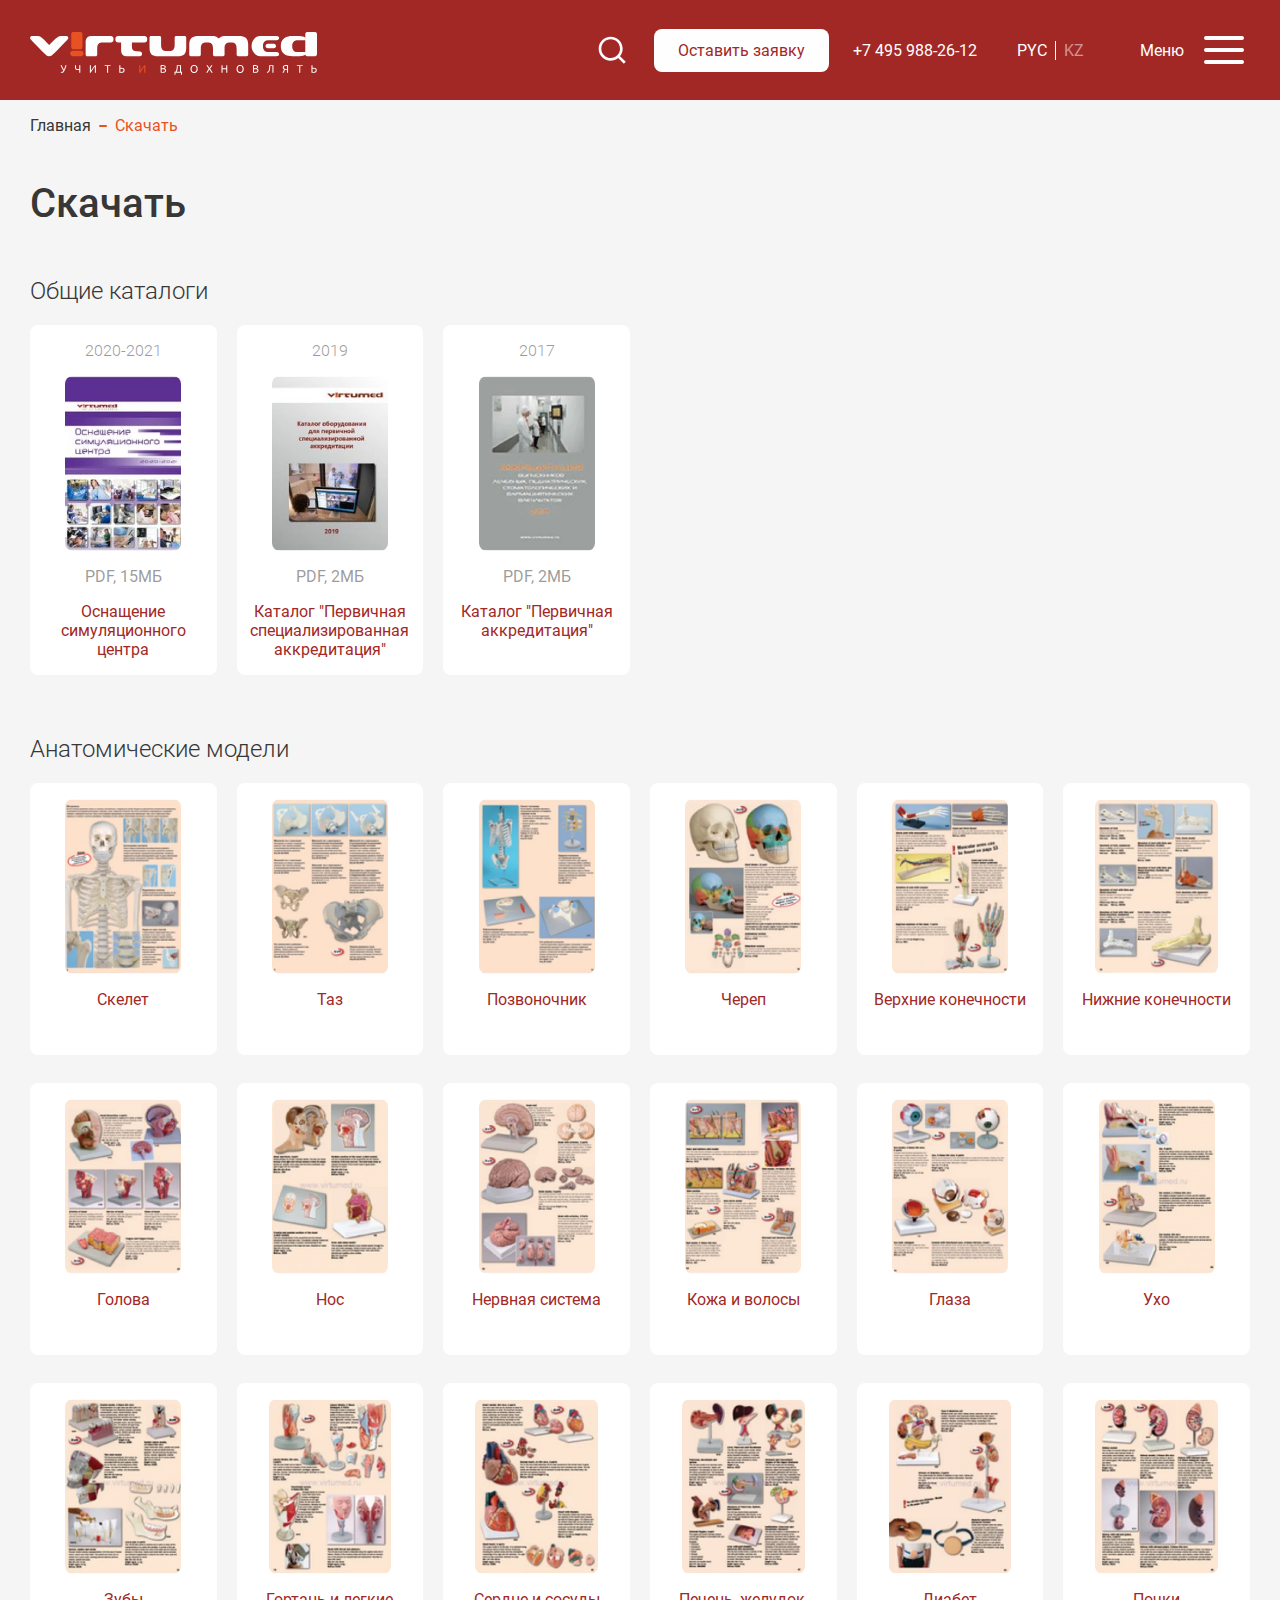
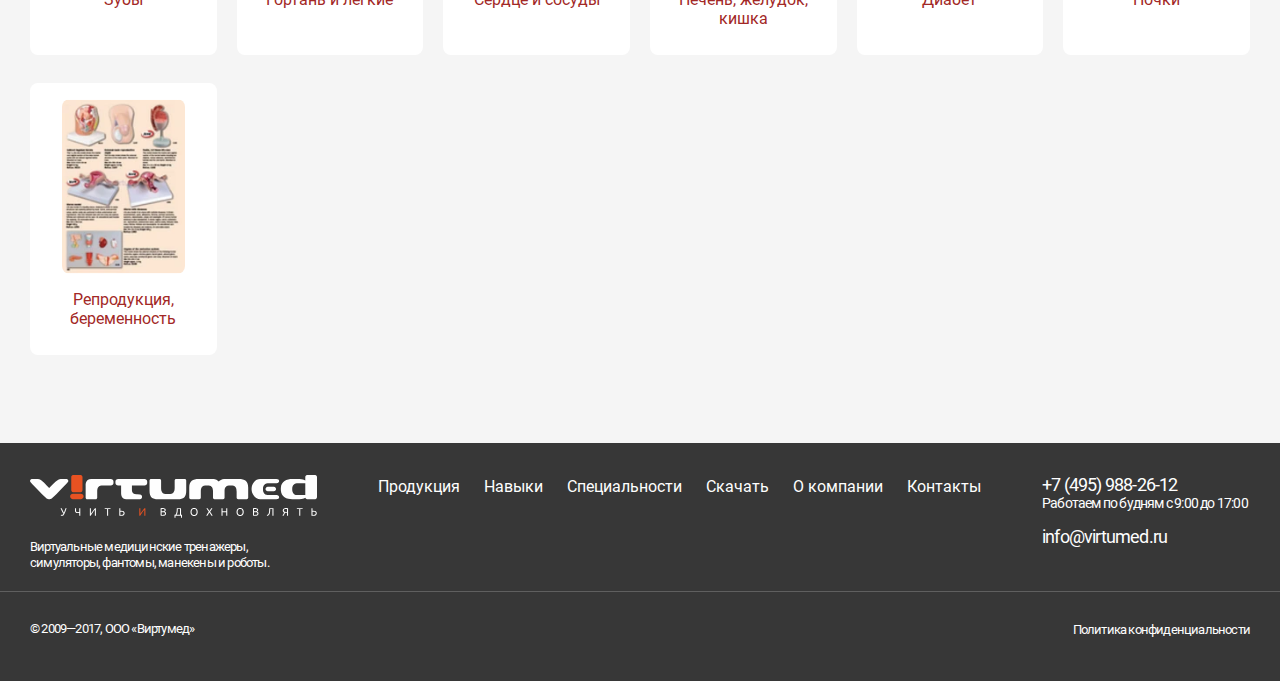
<file: skachat.html>
<!DOCTYPE html><html lang="ru"><head>    <meta http-equiv="Content-Type" content="text/html; charset=UTF-8">    <meta http-equiv="X-UA-Compatible" content="IE=edge">    <meta name="viewport" content="width=device-width, initial-scale=1.0">    <meta name="keywords"        content="Скачать - VIRTUMED">    <meta name="description"        content="Скачать - VIRTUMED">    <title>Скачать - VIRTUMED</title>    <link rel="icon"  href="img/icons/favicon.ico">    <meta name="theme-color" content="#000">    <noscript>        <div>Ваш браузер не поддерживает скрипты!</div>    </noscript>    <!-- CSS Fancybox -->    <link rel="stylesheet" href="css/fancybox.min.css">    <!-- CSS Custom -->     <link rel="stylesheet" href="css/style.min.css">    <link rel="stylesheet" href="css/custom.css">    <link rel="stylesheet" href="css/eFilter.css">    <!---->    <meta property="og:url" content="https://virtumed.ru/skachat.html">    <meta property="og:type" content="website">    <meta property="og:title" content="Скачать - VIRTUMED">    <meta property="og:image"        content="https://virtumed.ru/assets/cache/images/assets/snippets/phpthumb/noimage-627x495-f94.png">    <meta property="og:description"        content="Скачать - VIRTUMED"></head><body>    <object style="display: none" class="sprite" type="image/svg+xml" data="../img/iconsprite/sprite.svg" title="Ваш браузер не поддерживает SVG"></object>    <!-- header -->    <header class="header">    <div class=" container header__container">        <a href="main.html" class="logo header__logo" aria-label="Лого">            <svg width="287" height="43" viewBox="0 0 287 43" fill="none" xmlns="http://www.w3.org/2000/svg">                <mask id="mask0_365_1230" style="mask-type:luminance" maskUnits="userSpaceOnUse" x="0" y="0" width="287"                    height="43">                    <path d="M287 0H0V43H287V0Z" fill="white" />                </mask>                <g mask="url(#mask0_365_1230)">                    <path fill-rule="evenodd" clip-rule="evenodd"                        d="M19.1986 13.0013L19.1815 13.0174L19.1644 13.0013V13.0158C16.2348 10.3702 11.852 4.18836 7.83111 4.05974C6.12621 4.00511 4.28842 3.97053 2.56779 4.01133C2.04104 4.02355 1.48467 3.98874 1.02197 4.29117C0.428902 4.6782 -0.00986036 5.28374 0.000168494 6.0306C0.00996942 6.7348 0.421608 7.05106 0.848975 7.53721C2.61064 9.5408 5.53792 12.5972 9.6746 16.6696C11.0756 18.0485 12.546 19.6074 13.9111 20.9548C16.0203 23.0378 17.4887 24.3157 19.1815 24.2075C20.8744 24.3157 22.3426 23.0378 24.4519 20.9548C25.8167 19.6074 27.2871 18.0485 28.6884 16.6696C32.825 12.5968 35.7527 9.5408 37.5141 7.53721C37.9416 7.05129 38.3533 6.7348 38.3629 6.0306C38.3729 5.28374 37.9519 4.64961 37.3415 4.29117C36.7721 3.95647 36.2773 3.98459 35.604 3.98667C34.0335 3.99289 32.2804 3.92926 30.7112 3.9793C29.9671 4.00303 29.0312 4.31561 28.2733 4.69296C24.9383 6.35676 21.5859 10.8602 19.1986 13.016V13.0013ZM287 20.4153V20.6449V22.0206C287 23.1957 286.201 24.1576 285.224 24.1576H277.067C276.279 24.1576 275.607 23.5333 275.377 22.6755C274.198 23.3961 272.144 24.2268 269.156 24.1832C266.84 24.1832 265.243 24.1832 262.927 24.1832H262.311C256.63 24.1832 251.196 22.0347 250.855 15.2174L250.854 15.2102V15.2031L250.853 15.1671L250.852 15.1594V15.156L250.851 15.1447V15.1374L250.85 15.124V15.1226L250.849 15.1155V15.1129L250.848 15.0788V15.0724H250.84V15.0698V14.7619V14.7591V13.4254V13.4228V13.1151V13.1123H250.848V13.1052L250.849 13.072V13.069L250.85 13.0616L250.851 13.0476V13.04L250.852 13.0291V13.0249L250.853 13.018L250.854 12.9821V12.9745L250.855 12.9673C251.196 6.15 256.63 4.00211 262.311 4.00211H262.927C265.243 4.00211 266.84 4.00211 269.156 4.00211C272.072 3.9597 274.099 4.75035 275.29 5.45779V3.74278V2.25277V2.13706C275.29 0.961688 276.09 0 277.067 0H285.224C286.202 0 287 0.961688 287 2.13706V2.25277V3.74278V9.11435V9.22984V10.7201V15.0433V20.4153ZM275.289 20.0509V15.0433V10.7201V9.22984V9.11435V8.13492H266.963C265.081 8.08674 263.818 9.12749 262.999 10.44C262.502 11.2383 262.34 11.9024 262.279 12.6472L262.277 12.6677L262.276 12.6863V12.6882L262.273 12.7094L262.271 12.7382L262.27 12.7684L262.269 12.7709L262.268 12.7914L262.267 12.7979L262.266 12.8127V12.8198L262.262 12.8966L262.26 12.9113V12.9177C262.253 13.0362 262.249 13.1582 262.245 13.2827V13.2891L262.243 13.3216V13.3309L262.241 13.3532V13.3748V13.3827V13.3972L262.239 13.4203V13.4427L262.238 13.4433L262.237 13.5023V13.5049L262.236 13.5114V13.5344L262.232 13.6981L262.231 13.7218L262.227 13.8834V13.8887V13.8905L262.226 13.9149L262.222 14.0219L262.221 14.0387L262.22 14.0863V14.0895V14.0934V14.097L262.226 14.2678L262.227 14.2923V14.2942V14.2999L262.231 14.4604L262.232 14.4848V14.4887L262.236 14.6477V14.6715L262.237 14.6779V14.68L262.239 14.7621L262.24 14.7845V14.8004L262.241 14.8075V14.8301V14.8532L262.243 14.8617L262.244 14.8949V14.8992C262.248 15.0244 262.253 15.1463 262.26 15.2655V15.2712L262.261 15.2867L262.266 15.3637V15.3709L262.267 15.3849V15.3914L262.269 15.4128V15.4146L262.271 15.4448L262.273 15.4751L262.276 15.4954V15.4972L262.277 15.5161L262.279 15.5371C262.34 16.2821 262.501 16.946 262.998 17.7442C263.818 19.0576 265.081 20.0982 266.963 20.0503L275.289 20.0509ZM237.728 11.818H243.865C245.074 11.818 246.062 12.8422 246.062 14.0938C246.062 15.3462 245.072 16.3703 243.865 16.3703H237.728C236.52 16.3703 235.531 15.3462 235.531 14.0938C235.531 12.8422 236.52 11.818 237.728 11.818ZM230.07 4.00257H233.074H233.691H246.365C250.293 4.00257 249.767 8.13538 246.583 8.13538H237.727C235.845 8.0872 234.582 9.12795 233.764 10.4405C232.972 11.7085 233.032 12.6373 232.984 14.0911V14.095C233.032 15.5488 232.972 16.4799 233.764 17.7474C234.582 19.0602 235.845 20.1009 237.727 20.0527H246.583C249.767 20.0527 250.293 24.1858 246.365 24.1858H233.691H233.074H230.07C225.449 24.1858 221.78 19.411 221.611 15.0728H221.603V14.7623V13.4258V13.1155H221.611C221.78 8.77712 225.449 4.00257 230.07 4.00257ZM168.637 4.00833H169.158C169.489 3.99612 169.86 4.00764 170.251 4.00833H182.495H182.563C182.954 4.00764 183.323 3.99612 183.654 4.00833C185.215 4.00833 187.888 5.49397 188.777 6.4824C189.447 5.65118 191.911 4.00257 194.031 4.00833H194.086H207.415C207.805 4.00718 208.175 3.99634 208.507 4.00833H208.916C214.742 4.00833 218.189 6.05181 218.189 12.5425V20.709V21.7201V22.7313C218.189 23.553 217.525 24.2252 216.712 24.2252H208.107C207.294 24.2252 206.629 23.553 206.629 22.7313V21.7201V20.709V16.7768H206.622V16.5504C206.622 14.5029 206.279 10.972 202.353 10.5855H198.809C195.497 10.9119 194.735 13.4761 194.577 15.4995V20.709V21.7201V22.7313C194.577 23.553 193.913 24.2252 193.1 24.2252H193.055H184.495H184.451C183.637 24.2252 182.973 23.553 182.973 22.7313V21.7201V20.709V15.5071C182.817 13.4823 182.058 10.9119 178.743 10.5855H175.085C171.159 10.972 170.816 14.5037 170.816 16.5504V16.7768H170.809V20.709V21.7201V22.7313C170.809 23.553 170.144 24.2252 169.331 24.2252H160.726C159.914 24.2252 159.249 23.553 159.249 22.7313V21.7201V20.709V12.5425C159.249 6.05181 162.812 4.00833 168.638 4.00833H168.637ZM128.011 24.2192H128.628H129.883C130.215 24.2321 130.585 24.2206 130.976 24.2192H144.727H144.794C145.185 24.2206 145.555 24.2321 145.886 24.2192H147.143H147.76C153.585 24.2192 156.226 22.1764 156.226 15.6858V7.51854V6.50775V5.49697C156.226 4.6752 155.561 4.00257 154.748 4.00257H146.144C145.33 4.00257 144.666 4.6752 144.666 5.49697V6.50775V7.51854V12.894H144.659V13.1204C144.659 15.1675 144.315 18.6988 140.391 19.085H135.381C131.456 18.6988 131.112 15.1675 131.112 13.1204V12.894H131.105V7.51854V6.50775V5.49697C131.105 4.6752 130.44 4.00257 129.627 4.00257H121.023C120.21 4.00257 119.545 4.6752 119.545 5.49697V6.50775V7.51854V15.6858C119.545 22.1764 122.184 24.2192 128.011 24.2192ZM96.267 24.2192H99.1065H99.6898H109.944C112.579 24.2192 112.971 19.5934 109.944 19.3964L106.987 19.2036H106.129C101.58 19.2036 101.924 15.5465 101.924 13.4779V10.4587H106.957H114.543C116.005 10.4587 117.202 9.30222 117.202 7.88874V6.57229C117.202 5.15904 116.005 4.00257 114.543 4.00257H106.957H95.6778H88.0933C86.6302 4.00257 85.434 5.15904 85.434 6.57229V7.88874C85.434 9.30222 86.6306 10.4587 88.0933 10.4587H91.1049V17.756C91.1049 20.0908 91.5014 24.2192 96.267 24.2192ZM61.1104 4.00257H64.1147H64.7315H80.8306C82.2929 4.00257 83.4896 5.15881 83.4896 6.57229V7.88874C83.4896 9.30222 82.2931 10.4587 80.8306 10.4587H71.4846C67.5594 10.8446 67.2166 14.3762 67.2166 16.4233V16.6499H67.209V20.7032V21.7142V22.7249C67.209 23.5472 66.5441 24.219 65.7316 24.219H57.1268C56.3139 24.219 55.6492 23.5472 55.6492 22.7249V21.7142V20.7032V10.6277C55.6492 8.23404 56.0686 4.00257 61.1104 4.00257Z"                        fill="#FEFEFE" />                    <path fill-rule="evenodd" clip-rule="evenodd"                        d="M42.945 18.8743H50.7967C52.3436 18.8743 53.6088 20.0599 53.6088 21.5086C53.6088 22.9573 52.3434 24.1431 50.7967 24.1431H42.945C41.3981 24.1431 40.1328 22.9575 40.1328 21.5086C40.1328 20.0601 41.3983 18.8743 42.945 18.8743ZM52.4948 13.4525V13.6827V15.0578C52.4948 16.2338 51.7275 17.1951 50.7887 17.1951H42.9532C42.0146 17.1951 41.2471 16.2338 41.2471 15.0578V13.6827V13.4525V3.75795V2.2677V2.15222C41.2471 0.976849 42.0146 0.015625 42.9532 0.015625H50.7887C51.7275 0.015625 52.4948 0.976849 52.4948 2.15222V2.2677V3.75795V13.4525Z"                        fill="#E85222" />                    <path                        d="M34.5943 38.4127C34.4496 38.7495 34.2993 39.066 34.1437 39.3625C33.988 39.6588 33.8036 39.9171 33.59 40.1365C33.3764 40.356 33.1196 40.5281 32.8191 40.6526C32.5189 40.7768 32.148 40.8393 31.7066 40.8393C31.6198 40.8393 31.5293 40.8338 31.4351 40.8227C31.3413 40.8117 31.2506 40.7972 31.164 40.7789C31.0771 40.7607 31.0012 40.7404 30.9358 40.7186C30.8708 40.6967 30.8236 40.6747 30.7947 40.6528L30.9793 39.7525C31.0732 39.7891 31.1872 39.8256 31.3212 39.8622C31.4552 39.8988 31.5945 39.9173 31.7393 39.9173C31.9562 39.9173 32.1464 39.8899 32.3093 39.835C32.4721 39.7799 32.6187 39.7031 32.7488 39.6042C32.8791 39.5055 32.9949 39.3848 33.0961 39.2419C33.1975 39.0992 33.2951 38.9399 33.3892 38.7642C33.0708 38.2447 32.7707 37.7267 32.4882 37.2109C32.2058 36.6947 31.9455 36.1955 31.7066 35.7123C31.4678 35.2292 31.2506 34.77 31.0552 34.3344C30.8599 33.8989 30.6862 33.498 30.5342 33.1322H31.7283C31.9672 33.7691 32.2729 34.4791 32.6455 35.2621C33.0181 36.0451 33.4326 36.8651 33.8886 37.7215C34.1781 37.0553 34.4548 36.3215 34.719 35.5201C34.9831 34.7188 35.2309 33.9226 35.4625 33.1322H36.6023C36.436 33.6592 36.2693 34.1553 36.1029 34.6199C35.9366 35.0848 35.7699 35.5312 35.6036 35.9592C35.4372 36.3875 35.2705 36.8047 35.1042 37.2109C34.9378 37.617 34.768 38.0176 34.5943 38.4127ZM46.0571 35.3278C46.0571 35.6353 46.0842 35.9043 46.1384 36.1349C46.1927 36.3656 46.2868 36.5558 46.4208 36.7058C46.5546 36.8559 46.7355 36.9675 46.9635 37.0408C47.1914 37.1138 47.4791 37.1504 47.8265 37.1504C47.9639 37.1504 48.1032 37.1452 48.2445 37.1341C48.3856 37.123 48.5212 37.1101 48.6515 37.0956C48.7817 37.0811 48.8975 37.0626 48.9987 37.0408C49.1001 37.0189 49.1833 37.0006 49.2485 36.9856V33.1322H50.3016V40.7404H49.2485V37.9081C49.1111 37.9448 48.8993 37.9812 48.6135 38.0179C48.3274 38.0545 48.0218 38.0727 47.696 38.0727C47.1461 38.0727 46.6975 38.0089 46.3501 37.8807C46.0028 37.7525 45.7296 37.5696 45.5306 37.3319C45.3316 37.094 45.1957 36.8049 45.1235 36.4645C45.0512 36.124 45.0147 35.7455 45.0147 35.3281V33.1324H46.0568L46.0571 35.3278ZM59.8647 40.7404V33.1322H60.8961V38.7642C61.1277 38.3763 61.4117 37.9338 61.7483 37.4359C62.085 36.9381 62.4431 36.4313 62.8231 35.9152C63.203 35.3991 63.5866 34.8979 63.9736 34.4111C64.3609 33.9243 64.7246 33.498 65.0647 33.132H65.9008V40.7402H64.8694V34.8009C64.6668 35.0351 64.4459 35.3057 64.207 35.6132C63.9682 35.9207 63.722 36.248 63.4687 36.5958C63.2155 36.9435 62.9605 37.304 62.7034 37.6772C62.4465 38.0504 62.1988 38.4183 61.9598 38.7807C61.721 39.143 61.4985 39.4924 61.2923 39.829C61.0858 40.1658 60.9031 40.4696 60.7439 40.7402L59.8647 40.7404ZM80.4898 33.1322V34.0544H78.1232V40.7404H77.0702V34.0544H74.7036V33.1322H80.4898ZM94.6449 38.3581C94.6449 39.1778 94.3517 39.7926 93.7655 40.2024C93.1793 40.6123 92.3542 40.8172 91.2904 40.8172C90.9866 40.8172 90.6536 40.8045 90.2918 40.7789C89.9299 40.7533 89.5972 40.7037 89.2931 40.6304V33.1322H90.3462V35.899C90.4908 35.8843 90.6374 35.8751 90.7858 35.8716C90.9342 35.8679 91.0808 35.866 91.2254 35.866C93.505 35.866 94.6449 36.6966 94.6449 38.3581ZM93.5376 38.3581C93.5376 38.0506 93.4794 37.7945 93.3639 37.5896C93.248 37.3847 93.0872 37.2235 92.8807 37.1065C92.6744 36.9896 92.4285 36.9071 92.1425 36.8593C91.8566 36.8118 91.54 36.7878 91.1926 36.7878C91.0552 36.7878 90.9159 36.7878 90.7746 36.7878C90.6336 36.7878 90.4906 36.7953 90.3458 36.81V39.8508C90.4763 39.8655 90.6226 39.8748 90.7856 39.8784C90.9483 39.882 91.1455 39.8836 91.3772 39.8836C91.6594 39.8836 91.9309 39.8617 92.1915 39.8179C92.4522 39.7741 92.6817 39.6935 92.8807 39.5764C93.0799 39.4592 93.239 39.3037 93.3584 39.1098C93.4779 38.9159 93.5376 38.6655 93.5376 38.3581ZM132.616 40.8063C132.465 40.8063 132.3 40.8026 132.122 40.7953C131.945 40.7879 131.767 40.7771 131.59 40.7623C131.412 40.7478 131.237 40.7293 131.064 40.7075C130.89 40.6856 130.731 40.6563 130.586 40.6197V33.2422C130.731 33.2055 130.89 33.1765 131.064 33.1543C131.237 33.1322 131.412 33.114 131.59 33.0993C131.767 33.0848 131.943 33.0737 132.117 33.0663C132.29 33.0589 132.453 33.0552 132.605 33.0552C133.04 33.0552 133.447 33.0882 133.826 33.1541C134.207 33.2198 134.535 33.3316 134.815 33.4888C135.093 33.6463 135.312 33.8528 135.471 34.1092C135.63 34.3652 135.71 34.6801 135.71 35.0533C135.71 35.4705 135.612 35.8128 135.417 36.0797C135.222 36.3469 134.96 36.5463 134.635 36.6782C135.076 36.81 135.428 37.0186 135.689 37.3037C135.949 37.5894 136.079 37.9918 136.079 38.5114C136.079 39.2725 135.802 39.8454 135.248 40.2297C134.695 40.6139 133.818 40.8063 132.616 40.8063ZM131.628 37.1945V39.8732C131.708 39.8806 131.801 39.8878 131.911 39.8951C132.004 39.9025 132.115 39.908 132.241 39.9118C132.368 39.9154 132.515 39.9173 132.681 39.9173C132.992 39.9173 133.287 39.897 133.566 39.8569C133.844 39.8165 134.089 39.7453 134.298 39.6427C134.509 39.5402 134.677 39.3977 134.803 39.2147C134.93 39.0317 134.993 38.8009 134.993 38.5229C134.993 38.2742 134.946 38.0638 134.852 37.8915C134.758 37.7195 134.622 37.5825 134.445 37.4798C134.267 37.3775 134.056 37.3042 133.81 37.2604C133.564 37.2167 133.289 37.1947 132.985 37.1947L131.628 37.1945ZM131.628 36.3382H132.736C132.996 36.3382 133.242 36.3199 133.473 36.2832C133.705 36.2467 133.906 36.1807 134.076 36.0858C134.246 35.9905 134.38 35.866 134.478 35.7125C134.576 35.5588 134.625 35.365 134.625 35.1305C134.625 34.9111 134.574 34.7262 134.473 34.5761C134.372 34.4261 134.231 34.3052 134.055 34.2138C133.877 34.1223 133.669 34.0544 133.43 34.0107C133.192 33.9669 132.938 33.945 132.67 33.945C132.402 33.945 132.192 33.9487 132.04 33.9561C131.888 33.9634 131.751 33.9742 131.628 33.989V36.3382ZM145.501 40.7404V42.7714H144.503V39.8292H145.295C145.663 39.4048 145.947 38.9346 146.147 38.4185C146.346 37.9024 146.49 37.3573 146.581 36.7826C146.671 36.2081 146.726 35.6134 146.743 34.9986C146.761 34.3837 146.774 33.7617 146.782 33.1322H151.037V39.8292H151.982V42.7714H150.982V40.7404H145.501ZM147.814 34.0435C147.791 34.5266 147.768 35.0187 147.743 35.5201C147.717 36.0215 147.663 36.5191 147.58 37.0131C147.497 37.507 147.376 37.9921 147.216 38.4679C147.057 38.9433 146.833 39.3973 146.544 39.829H149.984V34.0432L147.814 34.0435ZM160.502 36.9308C160.502 36.2796 160.599 35.7047 160.79 35.2073C160.983 34.7097 161.243 34.2943 161.573 33.9611C161.901 33.6283 162.285 33.3775 162.723 33.2092C163.161 33.0409 163.625 32.9565 164.117 32.9565C164.603 32.9565 165.06 33.0409 165.491 33.2092C165.921 33.3775 166.3 33.6283 166.625 33.9611C166.951 34.2943 167.21 34.7097 167.402 35.2073C167.593 35.705 167.689 36.2796 167.689 36.9308C167.689 37.5823 167.593 38.1569 167.402 38.6546C167.21 39.1522 166.951 39.5676 166.625 39.9004C166.3 40.2335 165.921 40.4841 165.491 40.6526C165.06 40.8209 164.603 40.905 164.117 40.905C163.625 40.905 163.161 40.8206 162.723 40.6526C162.285 40.4843 161.901 40.2335 161.573 39.9004C161.243 39.5674 160.983 39.152 160.79 38.6546C160.599 38.1569 160.502 37.5823 160.502 36.9308ZM161.61 36.9308C161.61 37.392 161.668 37.8109 161.784 38.188C161.899 38.5649 162.064 38.8851 162.277 39.1485C162.491 39.4122 162.752 39.6151 163.06 39.7577C163.367 39.9004 163.713 39.9719 164.096 39.9719C164.48 39.9719 164.823 39.9004 165.127 39.7577C165.431 39.6151 165.691 39.412 165.904 39.1485C166.117 38.8851 166.282 38.5649 166.398 38.188C166.513 37.8109 166.572 37.392 166.572 36.9308C166.572 36.4697 166.513 36.0507 166.398 35.6738C166.282 35.2969 166.117 34.9768 165.904 34.7131C165.691 34.4496 165.431 34.2465 165.127 34.1038C164.823 33.9611 164.48 33.8899 164.096 33.8899C163.713 33.8899 163.367 33.9611 163.06 34.1038C162.752 34.2465 162.491 34.4498 162.277 34.7131C162.064 34.9768 161.9 35.2967 161.784 35.6738C161.668 36.0507 161.61 36.4697 161.61 36.9308ZM181.464 40.7404C181.356 40.521 181.226 40.2776 181.074 40.0104C180.922 39.7432 180.755 39.465 180.574 39.176C180.394 38.8867 180.205 38.5978 180.01 38.3085C179.814 38.0195 179.626 37.7471 179.445 37.4907C179.265 37.7471 179.077 38.0197 178.881 38.3085C178.685 38.5978 178.499 38.8867 178.322 39.176C178.144 39.4652 177.977 39.7432 177.822 40.0104C177.667 40.2776 177.534 40.5208 177.426 40.7404H176.264C176.59 40.0962 176.968 39.4413 177.399 38.7753C177.83 38.1093 178.287 37.425 178.771 36.7224L176.362 33.1324H177.578L179.434 35.9649L181.268 33.1324H182.474L180.108 36.6786C180.6 37.3886 181.062 38.0801 181.497 38.7535C181.931 39.4268 182.314 40.0891 182.647 40.7406L181.464 40.7404ZM196.227 33.1322H197.281V40.7404H196.227V37.2272H192.548V40.7404H191.494V33.1322H192.548V36.3052H196.227V33.1322ZM206.539 36.9308C206.539 36.2796 206.636 35.7047 206.827 35.2073C207.019 34.7097 207.28 34.2943 207.609 33.9611C207.938 33.6283 208.322 33.3775 208.76 33.2092C209.198 33.0409 209.662 32.9565 210.154 32.9565C210.639 32.9565 211.097 33.0409 211.528 33.2092C211.958 33.3775 212.337 33.6283 212.662 33.9611C212.988 34.2943 213.247 34.7097 213.439 35.2073C213.63 35.705 213.726 36.2796 213.726 36.9308C213.726 37.5823 213.63 38.1569 213.439 38.6546C213.247 39.1522 212.988 39.5676 212.662 39.9004C212.337 40.2335 211.958 40.4841 211.528 40.6526C211.097 40.8209 210.639 40.905 210.154 40.905C209.662 40.905 209.198 40.8206 208.76 40.6526C208.322 40.4843 207.938 40.2335 207.609 39.9004C207.28 39.5674 207.019 39.152 206.827 38.6546C206.636 38.1569 206.539 37.5823 206.539 36.9308ZM207.647 36.9308C207.647 37.392 207.705 37.8109 207.821 38.188C207.936 38.5649 208.101 38.8851 208.314 39.1485C208.528 39.4122 208.789 39.6151 209.097 39.7577C209.404 39.9004 209.749 39.9719 210.133 39.9719C210.517 39.9719 210.86 39.9004 211.164 39.7577C211.468 39.6151 211.727 39.412 211.94 39.1485C212.154 38.8851 212.319 38.5649 212.434 38.188C212.55 37.8109 212.608 37.392 212.608 36.9308C212.608 36.4697 212.55 36.0507 212.434 35.6738C212.319 35.2969 212.154 34.9768 211.94 34.7131C211.727 34.4496 211.468 34.2465 211.164 34.1038C210.86 33.9611 210.517 33.8899 210.133 33.8899C209.749 33.8899 209.404 33.9611 209.097 34.1038C208.789 34.2465 208.528 34.4498 208.314 34.7131C208.101 34.9768 207.937 35.2967 207.821 35.6738C207.705 36.0507 207.647 36.4697 207.647 36.9308ZM225.016 40.8061C224.864 40.8061 224.699 40.8024 224.521 40.795C224.344 40.7877 224.166 40.7768 223.989 40.7621C223.812 40.7476 223.637 40.7291 223.463 40.7072C223.289 40.6854 223.13 40.656 222.985 40.6195V33.242C223.13 33.2053 223.289 33.1763 223.463 33.1541C223.637 33.132 223.812 33.1138 223.989 33.099C224.166 33.0845 224.342 33.0734 224.516 33.0661C224.689 33.0587 224.852 33.055 225.004 33.055C225.439 33.055 225.846 33.088 226.225 33.1539C226.606 33.2196 226.935 33.3314 227.214 33.4886C227.492 33.646 227.711 33.8526 227.871 34.1089C228.029 34.365 228.109 34.6799 228.109 35.053C228.109 35.4703 228.011 35.8126 227.817 36.0795C227.621 36.3467 227.361 36.5461 227.034 36.678C227.476 36.8098 227.827 37.0184 228.088 37.3035C228.348 37.5891 228.479 37.9916 228.479 38.5112C228.479 39.2723 228.201 39.8451 227.648 40.2293C227.094 40.6137 226.217 40.8061 225.016 40.8061ZM224.027 37.1943V39.873C224.107 39.8804 224.201 39.8875 224.31 39.8949C224.403 39.9023 224.514 39.9078 224.64 39.9115C224.768 39.9152 224.914 39.9171 225.081 39.9171C225.392 39.9171 225.686 39.8967 225.965 39.8566C226.243 39.8163 226.488 39.7451 226.698 39.6425C226.908 39.54 227.076 39.3975 227.202 39.2144C227.329 39.0315 227.392 38.8007 227.392 38.5227C227.392 38.2739 227.346 38.0635 227.251 37.8913C227.158 37.7193 227.022 37.5822 226.844 37.4796C226.668 37.3773 226.455 37.3039 226.209 37.2602C225.964 37.2163 225.689 37.1945 225.385 37.1945L224.027 37.1943ZM224.027 36.338H225.135C225.395 36.338 225.642 36.3197 225.874 36.283C226.104 36.2464 226.305 36.1805 226.475 36.0855C226.645 35.9903 226.779 35.8658 226.877 35.7123C226.975 35.5586 227.024 35.3648 227.024 35.1303C227.024 34.9108 226.973 34.726 226.872 34.5759C226.771 34.4259 226.631 34.305 226.454 34.2135C226.276 34.1221 226.068 34.0542 225.83 34.0105C225.591 33.9666 225.338 33.9448 225.07 33.9448C224.802 33.9448 224.592 33.9484 224.44 33.9559C224.288 33.9632 224.15 33.974 224.027 33.9888V36.338ZM240.234 34.0435C240.22 34.4535 240.205 34.8505 240.191 35.2347C240.177 35.6192 240.154 35.9923 240.126 36.3547C240.097 36.7171 240.053 37.07 239.996 37.4141C239.938 37.7581 239.858 38.0948 239.757 38.424C239.656 38.7535 239.53 39.0625 239.383 39.3518C239.234 39.6409 239.049 39.8935 238.829 40.1093C238.608 40.3252 238.347 40.4991 238.047 40.6308C237.747 40.7625 237.394 40.8359 236.989 40.8504L236.87 39.9281C237.376 39.8693 237.769 39.7084 238.048 39.4449C238.326 39.1812 238.556 38.7787 238.736 38.2374C238.939 37.6226 239.067 36.8815 239.122 36.0143C239.176 35.1469 239.203 34.1863 239.203 33.1322H243.47V40.7404H242.416V34.0435H240.234ZM255.952 33.9885C255.678 33.9885 255.415 34.0105 255.166 34.0542C254.916 34.0983 254.694 34.1751 254.498 34.285C254.302 34.3947 254.147 34.5447 254.031 34.7349C253.916 34.9254 253.857 35.1632 253.857 35.4486C253.857 35.9903 254.029 36.3654 254.374 36.5739C254.717 36.7826 255.233 36.8867 255.92 36.8867H257.006V34.0213C256.926 34.0213 256.832 34.0176 256.724 34.0103C256.629 34.0028 256.519 33.9976 256.392 33.9939C256.266 33.9902 256.119 33.9883 255.953 33.9883L255.952 33.9885ZM256.039 33.0554C256.191 33.0554 256.354 33.0591 256.528 33.0665C256.702 33.0739 256.877 33.0847 257.054 33.0995C257.232 33.114 257.407 33.1324 257.581 33.1546C257.755 33.1765 257.913 33.2057 258.059 33.2424V40.7406H257.006V37.7654H256.104C256.003 37.7654 255.897 37.7636 255.784 37.76C255.673 37.7562 255.522 37.7435 255.334 37.7217C255.204 37.8971 255.062 38.1022 254.91 38.3365C254.758 38.5706 254.606 38.8196 254.454 39.0831C254.302 39.3466 254.153 39.6211 254.004 39.9064C253.855 40.192 253.72 40.4703 253.597 40.7408H252.489C252.605 40.4553 252.743 40.159 252.901 39.8516C253.061 39.544 253.226 39.2515 253.396 38.9733C253.566 38.6953 253.73 38.4374 253.885 38.1995C254.04 37.9614 254.176 37.7659 254.292 37.6122C254.125 37.561 253.952 37.4877 253.771 37.3927C253.589 37.2975 253.423 37.1657 253.271 36.9977C253.119 36.8293 252.994 36.619 252.896 36.3662C252.798 36.1136 252.751 35.8116 252.751 35.4603C252.751 35.0653 252.826 34.7174 252.978 34.4174C253.13 34.1174 253.349 33.8666 253.635 33.6654C253.921 33.4642 254.266 33.3123 254.671 33.2097C255.076 33.107 255.532 33.0554 256.039 33.0554ZM272.648 33.1322V34.0544H270.281V40.7404H269.229V34.0544H266.861V33.1322H272.648ZM286.803 38.3581C286.803 39.1778 286.51 39.7926 285.923 40.2024C285.338 40.6123 284.512 40.8172 283.449 40.8172C283.145 40.8172 282.811 40.8045 282.45 40.7789C282.088 40.7533 281.756 40.7037 281.452 40.6304V33.1322H282.504V35.899C282.648 35.8843 282.795 35.8751 282.944 35.8716C283.092 35.8679 283.238 35.866 283.383 35.866C285.663 35.866 286.804 36.6968 286.804 38.3583L286.803 38.3581ZM285.696 38.3581C285.696 38.0506 285.638 37.7945 285.522 37.5896C285.406 37.3847 285.245 37.2235 285.039 37.1065C284.833 36.9896 284.586 36.9071 284.3 36.8593C284.014 36.8118 283.698 36.7878 283.351 36.7878C283.213 36.7878 283.074 36.7878 282.932 36.7878C282.792 36.7878 282.648 36.7953 282.504 36.81V39.8508C282.635 39.8655 282.78 39.8748 282.944 39.8784C283.107 39.882 283.303 39.8836 283.535 39.8836C283.818 39.8836 284.089 39.8617 284.349 39.8179C284.611 39.7741 284.839 39.6935 285.039 39.5764C285.238 39.4592 285.397 39.3037 285.516 39.1098C285.635 38.9159 285.696 38.6655 285.696 38.3581Z"                        fill="#FEFEFE" />                    <path                        d="M109.331 40.74V33.1318H110.363V38.7638C110.594 38.3759 110.879 37.9333 111.215 37.4354C111.552 36.9377 111.91 36.4309 112.289 35.9148C112.67 35.3987 113.054 34.8975 113.44 34.4106C113.827 33.9239 114.191 33.4976 114.531 33.1316H115.368V40.7398H114.337V34.8004C114.134 35.0347 113.912 35.3052 113.673 35.6128C113.435 35.9202 113.189 36.2476 112.936 36.5955C112.683 36.943 112.427 37.3036 112.17 37.6768C111.913 38.0499 111.665 38.4178 111.426 38.7802C111.188 39.1426 110.965 39.492 110.759 39.8285C110.552 40.1653 110.37 40.4691 110.21 40.7398L109.331 40.74Z"                        fill="#E85222" />                </g>            </svg>        </a>        <div class="header__content">            <div class="search header__search">                <form class="form-search">                    <input class="form-search__input" type="text" placeholder="Введите запрос">                    <button type="submit" class="form-search__btn"></button>                </form>            </div>            <button class="btn header__btn feedback-openBtn">Оставить заявку</button>            <a class="phone header__phone" href="tel:74959882612" aria-label="Телефон">+7 495 988-26-12</a>            <div class="lang header__lang">                <a class="lang__item active" href="" data-lang="ru">PYC</a>                <a class="lang__item" href="" data-lang="kz">KZ</a>            </div>            <div class="icon-menu header__icon">                <span class="icon-menu__lbl">Меню</span>                <div class="icon-menu__items">                    <span class="icon-menu__item" style="--icon-i: 1"></span>                    <span class="icon-menu__item" style="--icon-i: 2"></span>                    <span class="icon-menu__item" style="--icon-i: 3"></span>                    <span class="icon-menu__cross1" style="--icon-i: 4"></span>                    <span class="icon-menu__cross2" style="--icon-i: 5"></span>                </div>            </div>        </div>    </div>    <nav class="nav-menu header__nav">        <div class="nav-menu__inner">            <ul class="nav-menu__list">                <li><a href="o-kompanii.html" class="nav-menu__link arrow"><span class="h1 nav-menu__spn" style="--icon-i: 1">O компании</span></a></li>                <li class="nav-menu__item nav-menu__item--subnavs">                    <div class="nav-menu__lbl"><span class="h1 nav-menu__spn" style="--icon-i: 2">Продукция</span></div>                    <div class="subnavs">                        <ul class="subnavs__list">                            <li><a href="produkciya.html" class="subnavs__link"><span class="h2 nav-menu__spn" style="--icon-i: 3">По типу изделия</span></a></li>                            <li><a href="navyki.html" class="subnavs__link"><span class="h2 nav-menu__spn" style="--icon-i: 4">По навыку</span></a></li>                            <li><a href="specialnosti.html" class="subnavs__link"><span class="h2 nav-menu__spn" style="--icon-i: 5">По специальности</span></a></li>                        </ul>                    </div>                </li>                <li><a href="skachat.html" class="nav-menu__link arrow"><span class="h1 nav-menu__spn" style="--icon-i: 6">Скачать</span></a></li>                <li><a href="kontakty.html" class="nav-menu__link arrow"><span class="h1 nav-menu__spn" style="--icon-i: 7">Контакты</span></a></li>            </ul>            <div class="search nav-menu__search">                <form class="form-search">                    <input class="form-search__input" type="text" placeholder="Введите запрос">                    <button type="submit" class="form-search__btn"></button>                </form>            </div>            <div class="lang nav-menu__lang">                <a class="lang__item active" href="/">PYC</a>                <a class="lang__item" href="/kz/">KZ</a>            </div>        </div>    </nav></header>    <!--main-->    <main class="main">        <!--breadcrumbs-->        <div class="breadcrumbs">            <div class="container breadcrumbs__container">                <ul class="breadcrumbs__items">                    <li class="breadcrumbs__item"><a href="main.html">Главная</a></li>                    <li class="breadcrumbs__item active line">Скачать</li>                </ul>            </div>        </div>        <!--Downloads-->        <section class="section downloads">            <div class="container downloads__container">                <h1 class="downloads__title">Скачать</h1>                <div class="downloads__catalog">                    <h2>Общие каталоги</h2>                    <div class="downloads__items">                        <a href="" download class="item-download">                            <div class="item-download__date">2020-2021</div>                            <div class="item-download__preview">                                <picture><source srcset="img/downloads/cat1.webp" type="image/webp"><img src="img/downloads/cat1.jpg" alt="Оснащение симуляционного центра"></picture>                            </div>                            <div class="item-download__size">PDF, 15МБ</div>                            <div class="h5 item-download__title">Оснащение симуляционного центра</div>                        </a>                        <a href="" download class="item-download">                            <div class="item-download__date">2019</div>                            <div class="item-download__preview">                                <picture><source srcset="img/downloads/cat2.webp" type="image/webp"><img src="img/downloads/cat2.jpg" alt="Каталог'Первичная специализированная аккредитация'"></picture>                            </div>                            <div class="item-download__size">PDF, 2МБ</div>                            <div class="h5 item-download__title">Каталог "Первичная специализированная аккредитация"</div>                        </a>                        <a href="" download class="item-download">                            <div class="item-download__date">2017</div>                            <div class="item-download__preview">                                <picture><source srcset="img/downloads/cat3.webp" type="image/webp"><img src="img/downloads/cat3.jpg" alt="Каталог 'Первичная аккредитация'"></picture>                            </div>                            <div class="item-download__size">PDF, 2МБ</div>                            <div class="h5 item-download__title">Каталог "Первичная аккредитация"</div>                        </a>                    </div>                </div>                <div class="downloads__models">                    <h2>Анатомические модели</h2>                    <div class="downloads__items">                        <a href="" download class="item-download">                            <div class="item-download__preview">                                <picture><source srcset="img/downloads/mod1.webp" type="image/webp"><img src="img/downloads/mod1.jpg" alt="Скелет"></picture>                            </div>                            <div class="h5 item-download__title">Скелет</div>                        </a>                        <a href="" download class="item-download">                            <div class="item-download__preview">                                <picture><source srcset="img/downloads/mod2.webp" type="image/webp"><img src="img/downloads/mod2.jpg" alt="Таз"></picture>                            </div>                            <div class="h5 item-download__title">Таз</div>                        </a>                          <a href="" download class="item-download">                            <div class="item-download__preview">                                <picture><source srcset="img/downloads/mod3.webp" type="image/webp"><img src="img/downloads/mod3.jpg" alt="Позвоночник"></picture>                            </div>                            <div class="h5 item-download__title">Позвоночник</div>                        </a>                            <a href="" download class="item-download">                            <div class="item-download__preview">                                <picture><source srcset="img/downloads/mod4.webp" type="image/webp"><img src="img/downloads/mod4.jpg" alt="Череп"></picture>                            </div>                            <div class="h5 item-download__title">Череп</div>                        </a>                          <a href="" download class="item-download">                            <div class="item-download__preview">                                <picture><source srcset="img/downloads/mod5.webp" type="image/webp"><img src="img/downloads/mod5.jpg" alt="Верхние конечности"></picture>                            </div>                            <div class="h5 item-download__title">Верхние конечности</div>                        </a>                          <a href="" download class="item-download">                            <div class="item-download__preview">                                <picture><source srcset="img/downloads/mod6.webp" type="image/webp"><img src="img/downloads/mod6.jpg" alt="Нижние конечности"></picture>                            </div>                            <div class="h5 item-download__title">Нижние конечности</div>                        </a>                            <a href="" download class="item-download">                            <div class="item-download__preview">                                <picture><source srcset="img/downloads/mod7.webp" type="image/webp"><img src="img/downloads/mod7.jpg" alt="Голова"></picture>                            </div>                            <div class="h5 item-download__title">Голова</div>                        </a>                             <a href="" download class="item-download">                            <div class="item-download__preview">                                <picture><source srcset="img/downloads/mod8.webp" type="image/webp"><img src="img/downloads/mod8.jpg" alt="Нос"></picture>                            </div>                            <div class="h5 item-download__title">Нос</div>                        </a>                          <a href="" download class="item-download">                            <div class="item-download__preview">                                <picture><source srcset="img/downloads/mod9.webp" type="image/webp"><img src="img/downloads/mod9.jpg" alt="Нервная система"></picture>                            </div>                            <div class="h5 item-download__title">Нервная система</div>                        </a>                        <a href="" download class="item-download">                            <div class="item-download__preview">                                <picture><source srcset="img/downloads/mod10.webp" type="image/webp"><img src="img/downloads/mod10.jpg" alt="Кожа и волосы"></picture>                            </div>                            <div class="h5 item-download__title">Кожа и волосы</div>                        </a>                        <a href="" download class="item-download">                            <div class="item-download__preview">                                <picture><source srcset="img/downloads/mod11.webp" type="image/webp"><img src="img/downloads/mod11.jpg" alt="Глаза"></picture>                            </div>                            <div class="h5 item-download__title">Глаза</div>                        </a>                        <a href="" download class="item-download">                            <div class="item-download__preview">                                <picture><source srcset="img/downloads/mod12.webp" type="image/webp"><img src="img/downloads/mod12.jpg" alt="Ухо"></picture>                            </div>                            <div class="h5 item-download__title">Ухо</div>                        </a>                       <a href="" download class="item-download">                            <div class="item-download__preview">                                <picture><source srcset="img/downloads/mod13.webp" type="image/webp"><img src="img/downloads/mod13.jpg" alt="Зубы"></picture>                            </div>                            <div class="h5 item-download__title">Зубы</div>                        </a>                         <a href="" download class="item-download">                            <div class="item-download__preview">                                <picture><source srcset="img/downloads/mod14.webp" type="image/webp"><img src="img/downloads/mod14.jpg" alt="Гортань и легкие"></picture>                            </div>                            <div class="h5 item-download__title">Гортань и легкие</div>                        </a>                         <a href="" download class="item-download">                            <div class="item-download__preview">                                <picture><source srcset="img/downloads/mod15.webp" type="image/webp"><img src="img/downloads/mod15.jpg" alt="Сердце и сосуды"></picture>                            </div>                            <div class="h5 item-download__title">Сердце и сосуды</div>                        </a>                       <a href="" download class="item-download">                            <div class="item-download__preview">                                <picture><source srcset="img/downloads/mod16.webp" type="image/webp"><img src="img/downloads/mod16.jpg" alt="Печень, желудок, кишка"></picture>                            </div>                            <div class="h5 item-download__title">Печень, желудок, кишка</div>                        </a>                        <a href="" download class="item-download">                            <div class="item-download__preview">                                <picture><source srcset="img/downloads/mod17.webp" type="image/webp"><img src="img/downloads/mod17.jpg" alt="Диабет"></picture>                            </div>                            <div class="h5 item-download__title">Диабет</div>                        </a>                        <a href="" download class="item-download">                            <div class="item-download__preview">                                <picture><source srcset="img/downloads/mod18.webp" type="image/webp"><img src="img/downloads/mod18.jpg" alt="Почки"></picture>                            </div>                            <div class="h5 item-download__title">Почки</div>                        </a>                        <a href="" download class="item-download">                            <div class="item-download__preview">                                <picture><source srcset="img/downloads/mod19.webp" type="image/webp"><img src="img/downloads/mod19.jpg" alt="Репродукция, беременность"></picture>                            </div>                            <div class="h5 item-download__title">Репродукция, беременность</div>                        </a>                     </div>                </div>            </div>        </section>            <!-- feedback-modal -->    <div class="modal feedback-modal">        <div class="modal__inner feedback-modal__inner">            <button class="icon-close"></button>            <div class="h2 modal__title">Оставить заявку</div>            <form class="form modal__form feedback-modal__form">                <div class="form__items">                    <div class="form__item">                        <input type="text" class="form__inp reg" placeholder="Имя">                        <div class="form__item__error">Пожалуйста, введите имя</div>                    </div>                    <div class="form__item">                        <input type="text" class="form__inp reg mail" placeholder="Почта">                        <div class="form__item__error">Пожалуйста, введите почту</div>                    </div>                    <div class="form__item textarea">                        <textarea class="form__textarea" placeholder="Текст" oninput='this.style.height = "";this.style.height = this.scrollHeight + "px"'></textarea>                    </div>                    <div class="form__item file-form">                        <label>                            <input class="file-form__inp" type="file">                            <span class="file-form__label">Прикрепить файл</span>                        </label>                        <div class="form__item__error">Ошибка, файл должен быть не больше 2MB</div>                        <div class="file-form__name"></div>                    </div>                </div>                <div class="form__footer">                    <div class="form__btn"><button class="btn" type="submit">Оставить заявку</button></div>                    <div class="form__txt">Нажимая кнопку «Отправить», я соглашаюсь на обработку <a href="politika-konfidencialnosti.html">персональных данных</a></div>                </div>            </form>        </div>    </div>    <!-- fulfilled-modal -->    <div class="modal fulfilled-modal">        <div class="modal__inner">            <button class="icon-close"></button>            <div class="modal__img"></div>            <div class="h2 modal__title">Заявка отправлена, мы скоро свяжемся c вами</div>        </div>    </div>    <!-- error-modal -->    <div class="modal error-modal">        <div class="modal__inner">            <button class="icon-close"></button>            <div class="modal__img"></div>            <div class="h2 modal__title">Что-то пошло не так, попробуйте еще раз</div>            <div class="error-modal__footer"><button class="btn error-feedback-openBtn">Оставить заявку</button></div>        </div>    </div>    </main>     <!--footer-->    <footer class="footer">    <div class="container footer__container">        <div class="top-footer footer__top">            <div class="desc-footer top-footer__desc">                <a href="main.html" class="desc-footer__logo">                    <svg width="287" height="43" viewBox="0 0 287 43" fill="none" xmlns="http://www.w3.org/2000/svg">                        <mask id="mask0_365_1230" style="mask-type:luminance" maskUnits="userSpaceOnUse" x="0" y="0" width="287"                            height="43">                            <path d="M287 0H0V43H287V0Z" fill="white" />                        </mask>                        <g mask="url(#mask0_365_1230)">                            <path fill-rule="evenodd" clip-rule="evenodd"                                d="M19.1986 13.0013L19.1815 13.0174L19.1644 13.0013V13.0158C16.2348 10.3702 11.852 4.18836 7.83111 4.05974C6.12621 4.00511 4.28842 3.97053 2.56779 4.01133C2.04104 4.02355 1.48467 3.98874 1.02197 4.29117C0.428902 4.6782 -0.00986036 5.28374 0.000168494 6.0306C0.00996942 6.7348 0.421608 7.05106 0.848975 7.53721C2.61064 9.5408 5.53792 12.5972 9.6746 16.6696C11.0756 18.0485 12.546 19.6074 13.9111 20.9548C16.0203 23.0378 17.4887 24.3157 19.1815 24.2075C20.8744 24.3157 22.3426 23.0378 24.4519 20.9548C25.8167 19.6074 27.2871 18.0485 28.6884 16.6696C32.825 12.5968 35.7527 9.5408 37.5141 7.53721C37.9416 7.05129 38.3533 6.7348 38.3629 6.0306C38.3729 5.28374 37.9519 4.64961 37.3415 4.29117C36.7721 3.95647 36.2773 3.98459 35.604 3.98667C34.0335 3.99289 32.2804 3.92926 30.7112 3.9793C29.9671 4.00303 29.0312 4.31561 28.2733 4.69296C24.9383 6.35676 21.5859 10.8602 19.1986 13.016V13.0013ZM287 20.4153V20.6449V22.0206C287 23.1957 286.201 24.1576 285.224 24.1576H277.067C276.279 24.1576 275.607 23.5333 275.377 22.6755C274.198 23.3961 272.144 24.2268 269.156 24.1832C266.84 24.1832 265.243 24.1832 262.927 24.1832H262.311C256.63 24.1832 251.196 22.0347 250.855 15.2174L250.854 15.2102V15.2031L250.853 15.1671L250.852 15.1594V15.156L250.851 15.1447V15.1374L250.85 15.124V15.1226L250.849 15.1155V15.1129L250.848 15.0788V15.0724H250.84V15.0698V14.7619V14.7591V13.4254V13.4228V13.1151V13.1123H250.848V13.1052L250.849 13.072V13.069L250.85 13.0616L250.851 13.0476V13.04L250.852 13.0291V13.0249L250.853 13.018L250.854 12.9821V12.9745L250.855 12.9673C251.196 6.15 256.63 4.00211 262.311 4.00211H262.927C265.243 4.00211 266.84 4.00211 269.156 4.00211C272.072 3.9597 274.099 4.75035 275.29 5.45779V3.74278V2.25277V2.13706C275.29 0.961688 276.09 0 277.067 0H285.224C286.202 0 287 0.961688 287 2.13706V2.25277V3.74278V9.11435V9.22984V10.7201V15.0433V20.4153ZM275.289 20.0509V15.0433V10.7201V9.22984V9.11435V8.13492H266.963C265.081 8.08674 263.818 9.12749 262.999 10.44C262.502 11.2383 262.34 11.9024 262.279 12.6472L262.277 12.6677L262.276 12.6863V12.6882L262.273 12.7094L262.271 12.7382L262.27 12.7684L262.269 12.7709L262.268 12.7914L262.267 12.7979L262.266 12.8127V12.8198L262.262 12.8966L262.26 12.9113V12.9177C262.253 13.0362 262.249 13.1582 262.245 13.2827V13.2891L262.243 13.3216V13.3309L262.241 13.3532V13.3748V13.3827V13.3972L262.239 13.4203V13.4427L262.238 13.4433L262.237 13.5023V13.5049L262.236 13.5114V13.5344L262.232 13.6981L262.231 13.7218L262.227 13.8834V13.8887V13.8905L262.226 13.9149L262.222 14.0219L262.221 14.0387L262.22 14.0863V14.0895V14.0934V14.097L262.226 14.2678L262.227 14.2923V14.2942V14.2999L262.231 14.4604L262.232 14.4848V14.4887L262.236 14.6477V14.6715L262.237 14.6779V14.68L262.239 14.7621L262.24 14.7845V14.8004L262.241 14.8075V14.8301V14.8532L262.243 14.8617L262.244 14.8949V14.8992C262.248 15.0244 262.253 15.1463 262.26 15.2655V15.2712L262.261 15.2867L262.266 15.3637V15.3709L262.267 15.3849V15.3914L262.269 15.4128V15.4146L262.271 15.4448L262.273 15.4751L262.276 15.4954V15.4972L262.277 15.5161L262.279 15.5371C262.34 16.2821 262.501 16.946 262.998 17.7442C263.818 19.0576 265.081 20.0982 266.963 20.0503L275.289 20.0509ZM237.728 11.818H243.865C245.074 11.818 246.062 12.8422 246.062 14.0938C246.062 15.3462 245.072 16.3703 243.865 16.3703H237.728C236.52 16.3703 235.531 15.3462 235.531 14.0938C235.531 12.8422 236.52 11.818 237.728 11.818ZM230.07 4.00257H233.074H233.691H246.365C250.293 4.00257 249.767 8.13538 246.583 8.13538H237.727C235.845 8.0872 234.582 9.12795 233.764 10.4405C232.972 11.7085 233.032 12.6373 232.984 14.0911V14.095C233.032 15.5488 232.972 16.4799 233.764 17.7474C234.582 19.0602 235.845 20.1009 237.727 20.0527H246.583C249.767 20.0527 250.293 24.1858 246.365 24.1858H233.691H233.074H230.07C225.449 24.1858 221.78 19.411 221.611 15.0728H221.603V14.7623V13.4258V13.1155H221.611C221.78 8.77712 225.449 4.00257 230.07 4.00257ZM168.637 4.00833H169.158C169.489 3.99612 169.86 4.00764 170.251 4.00833H182.495H182.563C182.954 4.00764 183.323 3.99612 183.654 4.00833C185.215 4.00833 187.888 5.49397 188.777 6.4824C189.447 5.65118 191.911 4.00257 194.031 4.00833H194.086H207.415C207.805 4.00718 208.175 3.99634 208.507 4.00833H208.916C214.742 4.00833 218.189 6.05181 218.189 12.5425V20.709V21.7201V22.7313C218.189 23.553 217.525 24.2252 216.712 24.2252H208.107C207.294 24.2252 206.629 23.553 206.629 22.7313V21.7201V20.709V16.7768H206.622V16.5504C206.622 14.5029 206.279 10.972 202.353 10.5855H198.809C195.497 10.9119 194.735 13.4761 194.577 15.4995V20.709V21.7201V22.7313C194.577 23.553 193.913 24.2252 193.1 24.2252H193.055H184.495H184.451C183.637 24.2252 182.973 23.553 182.973 22.7313V21.7201V20.709V15.5071C182.817 13.4823 182.058 10.9119 178.743 10.5855H175.085C171.159 10.972 170.816 14.5037 170.816 16.5504V16.7768H170.809V20.709V21.7201V22.7313C170.809 23.553 170.144 24.2252 169.331 24.2252H160.726C159.914 24.2252 159.249 23.553 159.249 22.7313V21.7201V20.709V12.5425C159.249 6.05181 162.812 4.00833 168.638 4.00833H168.637ZM128.011 24.2192H128.628H129.883C130.215 24.2321 130.585 24.2206 130.976 24.2192H144.727H144.794C145.185 24.2206 145.555 24.2321 145.886 24.2192H147.143H147.76C153.585 24.2192 156.226 22.1764 156.226 15.6858V7.51854V6.50775V5.49697C156.226 4.6752 155.561 4.00257 154.748 4.00257H146.144C145.33 4.00257 144.666 4.6752 144.666 5.49697V6.50775V7.51854V12.894H144.659V13.1204C144.659 15.1675 144.315 18.6988 140.391 19.085H135.381C131.456 18.6988 131.112 15.1675 131.112 13.1204V12.894H131.105V7.51854V6.50775V5.49697C131.105 4.6752 130.44 4.00257 129.627 4.00257H121.023C120.21 4.00257 119.545 4.6752 119.545 5.49697V6.50775V7.51854V15.6858C119.545 22.1764 122.184 24.2192 128.011 24.2192ZM96.267 24.2192H99.1065H99.6898H109.944C112.579 24.2192 112.971 19.5934 109.944 19.3964L106.987 19.2036H106.129C101.58 19.2036 101.924 15.5465 101.924 13.4779V10.4587H106.957H114.543C116.005 10.4587 117.202 9.30222 117.202 7.88874V6.57229C117.202 5.15904 116.005 4.00257 114.543 4.00257H106.957H95.6778H88.0933C86.6302 4.00257 85.434 5.15904 85.434 6.57229V7.88874C85.434 9.30222 86.6306 10.4587 88.0933 10.4587H91.1049V17.756C91.1049 20.0908 91.5014 24.2192 96.267 24.2192ZM61.1104 4.00257H64.1147H64.7315H80.8306C82.2929 4.00257 83.4896 5.15881 83.4896 6.57229V7.88874C83.4896 9.30222 82.2931 10.4587 80.8306 10.4587H71.4846C67.5594 10.8446 67.2166 14.3762 67.2166 16.4233V16.6499H67.209V20.7032V21.7142V22.7249C67.209 23.5472 66.5441 24.219 65.7316 24.219H57.1268C56.3139 24.219 55.6492 23.5472 55.6492 22.7249V21.7142V20.7032V10.6277C55.6492 8.23404 56.0686 4.00257 61.1104 4.00257Z"                                fill="#FEFEFE" />                            <path fill-rule="evenodd" clip-rule="evenodd"                                d="M42.945 18.8743H50.7967C52.3436 18.8743 53.6088 20.0599 53.6088 21.5086C53.6088 22.9573 52.3434 24.1431 50.7967 24.1431H42.945C41.3981 24.1431 40.1328 22.9575 40.1328 21.5086C40.1328 20.0601 41.3983 18.8743 42.945 18.8743ZM52.4948 13.4525V13.6827V15.0578C52.4948 16.2338 51.7275 17.1951 50.7887 17.1951H42.9532C42.0146 17.1951 41.2471 16.2338 41.2471 15.0578V13.6827V13.4525V3.75795V2.2677V2.15222C41.2471 0.976849 42.0146 0.015625 42.9532 0.015625H50.7887C51.7275 0.015625 52.4948 0.976849 52.4948 2.15222V2.2677V3.75795V13.4525Z"                                fill="#E85222" />                            <path                                d="M34.5943 38.4127C34.4496 38.7495 34.2993 39.066 34.1437 39.3625C33.988 39.6588 33.8036 39.9171 33.59 40.1365C33.3764 40.356 33.1196 40.5281 32.8191 40.6526C32.5189 40.7768 32.148 40.8393 31.7066 40.8393C31.6198 40.8393 31.5293 40.8338 31.4351 40.8227C31.3413 40.8117 31.2506 40.7972 31.164 40.7789C31.0771 40.7607 31.0012 40.7404 30.9358 40.7186C30.8708 40.6967 30.8236 40.6747 30.7947 40.6528L30.9793 39.7525C31.0732 39.7891 31.1872 39.8256 31.3212 39.8622C31.4552 39.8988 31.5945 39.9173 31.7393 39.9173C31.9562 39.9173 32.1464 39.8899 32.3093 39.835C32.4721 39.7799 32.6187 39.7031 32.7488 39.6042C32.8791 39.5055 32.9949 39.3848 33.0961 39.2419C33.1975 39.0992 33.2951 38.9399 33.3892 38.7642C33.0708 38.2447 32.7707 37.7267 32.4882 37.2109C32.2058 36.6947 31.9455 36.1955 31.7066 35.7123C31.4678 35.2292 31.2506 34.77 31.0552 34.3344C30.8599 33.8989 30.6862 33.498 30.5342 33.1322H31.7283C31.9672 33.7691 32.2729 34.4791 32.6455 35.2621C33.0181 36.0451 33.4326 36.8651 33.8886 37.7215C34.1781 37.0553 34.4548 36.3215 34.719 35.5201C34.9831 34.7188 35.2309 33.9226 35.4625 33.1322H36.6023C36.436 33.6592 36.2693 34.1553 36.1029 34.6199C35.9366 35.0848 35.7699 35.5312 35.6036 35.9592C35.4372 36.3875 35.2705 36.8047 35.1042 37.2109C34.9378 37.617 34.768 38.0176 34.5943 38.4127ZM46.0571 35.3278C46.0571 35.6353 46.0842 35.9043 46.1384 36.1349C46.1927 36.3656 46.2868 36.5558 46.4208 36.7058C46.5546 36.8559 46.7355 36.9675 46.9635 37.0408C47.1914 37.1138 47.4791 37.1504 47.8265 37.1504C47.9639 37.1504 48.1032 37.1452 48.2445 37.1341C48.3856 37.123 48.5212 37.1101 48.6515 37.0956C48.7817 37.0811 48.8975 37.0626 48.9987 37.0408C49.1001 37.0189 49.1833 37.0006 49.2485 36.9856V33.1322H50.3016V40.7404H49.2485V37.9081C49.1111 37.9448 48.8993 37.9812 48.6135 38.0179C48.3274 38.0545 48.0218 38.0727 47.696 38.0727C47.1461 38.0727 46.6975 38.0089 46.3501 37.8807C46.0028 37.7525 45.7296 37.5696 45.5306 37.3319C45.3316 37.094 45.1957 36.8049 45.1235 36.4645C45.0512 36.124 45.0147 35.7455 45.0147 35.3281V33.1324H46.0568L46.0571 35.3278ZM59.8647 40.7404V33.1322H60.8961V38.7642C61.1277 38.3763 61.4117 37.9338 61.7483 37.4359C62.085 36.9381 62.4431 36.4313 62.8231 35.9152C63.203 35.3991 63.5866 34.8979 63.9736 34.4111C64.3609 33.9243 64.7246 33.498 65.0647 33.132H65.9008V40.7402H64.8694V34.8009C64.6668 35.0351 64.4459 35.3057 64.207 35.6132C63.9682 35.9207 63.722 36.248 63.4687 36.5958C63.2155 36.9435 62.9605 37.304 62.7034 37.6772C62.4465 38.0504 62.1988 38.4183 61.9598 38.7807C61.721 39.143 61.4985 39.4924 61.2923 39.829C61.0858 40.1658 60.9031 40.4696 60.7439 40.7402L59.8647 40.7404ZM80.4898 33.1322V34.0544H78.1232V40.7404H77.0702V34.0544H74.7036V33.1322H80.4898ZM94.6449 38.3581C94.6449 39.1778 94.3517 39.7926 93.7655 40.2024C93.1793 40.6123 92.3542 40.8172 91.2904 40.8172C90.9866 40.8172 90.6536 40.8045 90.2918 40.7789C89.9299 40.7533 89.5972 40.7037 89.2931 40.6304V33.1322H90.3462V35.899C90.4908 35.8843 90.6374 35.8751 90.7858 35.8716C90.9342 35.8679 91.0808 35.866 91.2254 35.866C93.505 35.866 94.6449 36.6966 94.6449 38.3581ZM93.5376 38.3581C93.5376 38.0506 93.4794 37.7945 93.3639 37.5896C93.248 37.3847 93.0872 37.2235 92.8807 37.1065C92.6744 36.9896 92.4285 36.9071 92.1425 36.8593C91.8566 36.8118 91.54 36.7878 91.1926 36.7878C91.0552 36.7878 90.9159 36.7878 90.7746 36.7878C90.6336 36.7878 90.4906 36.7953 90.3458 36.81V39.8508C90.4763 39.8655 90.6226 39.8748 90.7856 39.8784C90.9483 39.882 91.1455 39.8836 91.3772 39.8836C91.6594 39.8836 91.9309 39.8617 92.1915 39.8179C92.4522 39.7741 92.6817 39.6935 92.8807 39.5764C93.0799 39.4592 93.239 39.3037 93.3584 39.1098C93.4779 38.9159 93.5376 38.6655 93.5376 38.3581ZM132.616 40.8063C132.465 40.8063 132.3 40.8026 132.122 40.7953C131.945 40.7879 131.767 40.7771 131.59 40.7623C131.412 40.7478 131.237 40.7293 131.064 40.7075C130.89 40.6856 130.731 40.6563 130.586 40.6197V33.2422C130.731 33.2055 130.89 33.1765 131.064 33.1543C131.237 33.1322 131.412 33.114 131.59 33.0993C131.767 33.0848 131.943 33.0737 132.117 33.0663C132.29 33.0589 132.453 33.0552 132.605 33.0552C133.04 33.0552 133.447 33.0882 133.826 33.1541C134.207 33.2198 134.535 33.3316 134.815 33.4888C135.093 33.6463 135.312 33.8528 135.471 34.1092C135.63 34.3652 135.71 34.6801 135.71 35.0533C135.71 35.4705 135.612 35.8128 135.417 36.0797C135.222 36.3469 134.96 36.5463 134.635 36.6782C135.076 36.81 135.428 37.0186 135.689 37.3037C135.949 37.5894 136.079 37.9918 136.079 38.5114C136.079 39.2725 135.802 39.8454 135.248 40.2297C134.695 40.6139 133.818 40.8063 132.616 40.8063ZM131.628 37.1945V39.8732C131.708 39.8806 131.801 39.8878 131.911 39.8951C132.004 39.9025 132.115 39.908 132.241 39.9118C132.368 39.9154 132.515 39.9173 132.681 39.9173C132.992 39.9173 133.287 39.897 133.566 39.8569C133.844 39.8165 134.089 39.7453 134.298 39.6427C134.509 39.5402 134.677 39.3977 134.803 39.2147C134.93 39.0317 134.993 38.8009 134.993 38.5229C134.993 38.2742 134.946 38.0638 134.852 37.8915C134.758 37.7195 134.622 37.5825 134.445 37.4798C134.267 37.3775 134.056 37.3042 133.81 37.2604C133.564 37.2167 133.289 37.1947 132.985 37.1947L131.628 37.1945ZM131.628 36.3382H132.736C132.996 36.3382 133.242 36.3199 133.473 36.2832C133.705 36.2467 133.906 36.1807 134.076 36.0858C134.246 35.9905 134.38 35.866 134.478 35.7125C134.576 35.5588 134.625 35.365 134.625 35.1305C134.625 34.9111 134.574 34.7262 134.473 34.5761C134.372 34.4261 134.231 34.3052 134.055 34.2138C133.877 34.1223 133.669 34.0544 133.43 34.0107C133.192 33.9669 132.938 33.945 132.67 33.945C132.402 33.945 132.192 33.9487 132.04 33.9561C131.888 33.9634 131.751 33.9742 131.628 33.989V36.3382ZM145.501 40.7404V42.7714H144.503V39.8292H145.295C145.663 39.4048 145.947 38.9346 146.147 38.4185C146.346 37.9024 146.49 37.3573 146.581 36.7826C146.671 36.2081 146.726 35.6134 146.743 34.9986C146.761 34.3837 146.774 33.7617 146.782 33.1322H151.037V39.8292H151.982V42.7714H150.982V40.7404H145.501ZM147.814 34.0435C147.791 34.5266 147.768 35.0187 147.743 35.5201C147.717 36.0215 147.663 36.5191 147.58 37.0131C147.497 37.507 147.376 37.9921 147.216 38.4679C147.057 38.9433 146.833 39.3973 146.544 39.829H149.984V34.0432L147.814 34.0435ZM160.502 36.9308C160.502 36.2796 160.599 35.7047 160.79 35.2073C160.983 34.7097 161.243 34.2943 161.573 33.9611C161.901 33.6283 162.285 33.3775 162.723 33.2092C163.161 33.0409 163.625 32.9565 164.117 32.9565C164.603 32.9565 165.06 33.0409 165.491 33.2092C165.921 33.3775 166.3 33.6283 166.625 33.9611C166.951 34.2943 167.21 34.7097 167.402 35.2073C167.593 35.705 167.689 36.2796 167.689 36.9308C167.689 37.5823 167.593 38.1569 167.402 38.6546C167.21 39.1522 166.951 39.5676 166.625 39.9004C166.3 40.2335 165.921 40.4841 165.491 40.6526C165.06 40.8209 164.603 40.905 164.117 40.905C163.625 40.905 163.161 40.8206 162.723 40.6526C162.285 40.4843 161.901 40.2335 161.573 39.9004C161.243 39.5674 160.983 39.152 160.79 38.6546C160.599 38.1569 160.502 37.5823 160.502 36.9308ZM161.61 36.9308C161.61 37.392 161.668 37.8109 161.784 38.188C161.899 38.5649 162.064 38.8851 162.277 39.1485C162.491 39.4122 162.752 39.6151 163.06 39.7577C163.367 39.9004 163.713 39.9719 164.096 39.9719C164.48 39.9719 164.823 39.9004 165.127 39.7577C165.431 39.6151 165.691 39.412 165.904 39.1485C166.117 38.8851 166.282 38.5649 166.398 38.188C166.513 37.8109 166.572 37.392 166.572 36.9308C166.572 36.4697 166.513 36.0507 166.398 35.6738C166.282 35.2969 166.117 34.9768 165.904 34.7131C165.691 34.4496 165.431 34.2465 165.127 34.1038C164.823 33.9611 164.48 33.8899 164.096 33.8899C163.713 33.8899 163.367 33.9611 163.06 34.1038C162.752 34.2465 162.491 34.4498 162.277 34.7131C162.064 34.9768 161.9 35.2967 161.784 35.6738C161.668 36.0507 161.61 36.4697 161.61 36.9308ZM181.464 40.7404C181.356 40.521 181.226 40.2776 181.074 40.0104C180.922 39.7432 180.755 39.465 180.574 39.176C180.394 38.8867 180.205 38.5978 180.01 38.3085C179.814 38.0195 179.626 37.7471 179.445 37.4907C179.265 37.7471 179.077 38.0197 178.881 38.3085C178.685 38.5978 178.499 38.8867 178.322 39.176C178.144 39.4652 177.977 39.7432 177.822 40.0104C177.667 40.2776 177.534 40.5208 177.426 40.7404H176.264C176.59 40.0962 176.968 39.4413 177.399 38.7753C177.83 38.1093 178.287 37.425 178.771 36.7224L176.362 33.1324H177.578L179.434 35.9649L181.268 33.1324H182.474L180.108 36.6786C180.6 37.3886 181.062 38.0801 181.497 38.7535C181.931 39.4268 182.314 40.0891 182.647 40.7406L181.464 40.7404ZM196.227 33.1322H197.281V40.7404H196.227V37.2272H192.548V40.7404H191.494V33.1322H192.548V36.3052H196.227V33.1322ZM206.539 36.9308C206.539 36.2796 206.636 35.7047 206.827 35.2073C207.019 34.7097 207.28 34.2943 207.609 33.9611C207.938 33.6283 208.322 33.3775 208.76 33.2092C209.198 33.0409 209.662 32.9565 210.154 32.9565C210.639 32.9565 211.097 33.0409 211.528 33.2092C211.958 33.3775 212.337 33.6283 212.662 33.9611C212.988 34.2943 213.247 34.7097 213.439 35.2073C213.63 35.705 213.726 36.2796 213.726 36.9308C213.726 37.5823 213.63 38.1569 213.439 38.6546C213.247 39.1522 212.988 39.5676 212.662 39.9004C212.337 40.2335 211.958 40.4841 211.528 40.6526C211.097 40.8209 210.639 40.905 210.154 40.905C209.662 40.905 209.198 40.8206 208.76 40.6526C208.322 40.4843 207.938 40.2335 207.609 39.9004C207.28 39.5674 207.019 39.152 206.827 38.6546C206.636 38.1569 206.539 37.5823 206.539 36.9308ZM207.647 36.9308C207.647 37.392 207.705 37.8109 207.821 38.188C207.936 38.5649 208.101 38.8851 208.314 39.1485C208.528 39.4122 208.789 39.6151 209.097 39.7577C209.404 39.9004 209.749 39.9719 210.133 39.9719C210.517 39.9719 210.86 39.9004 211.164 39.7577C211.468 39.6151 211.727 39.412 211.94 39.1485C212.154 38.8851 212.319 38.5649 212.434 38.188C212.55 37.8109 212.608 37.392 212.608 36.9308C212.608 36.4697 212.55 36.0507 212.434 35.6738C212.319 35.2969 212.154 34.9768 211.94 34.7131C211.727 34.4496 211.468 34.2465 211.164 34.1038C210.86 33.9611 210.517 33.8899 210.133 33.8899C209.749 33.8899 209.404 33.9611 209.097 34.1038C208.789 34.2465 208.528 34.4498 208.314 34.7131C208.101 34.9768 207.937 35.2967 207.821 35.6738C207.705 36.0507 207.647 36.4697 207.647 36.9308ZM225.016 40.8061C224.864 40.8061 224.699 40.8024 224.521 40.795C224.344 40.7877 224.166 40.7768 223.989 40.7621C223.812 40.7476 223.637 40.7291 223.463 40.7072C223.289 40.6854 223.13 40.656 222.985 40.6195V33.242C223.13 33.2053 223.289 33.1763 223.463 33.1541C223.637 33.132 223.812 33.1138 223.989 33.099C224.166 33.0845 224.342 33.0734 224.516 33.0661C224.689 33.0587 224.852 33.055 225.004 33.055C225.439 33.055 225.846 33.088 226.225 33.1539C226.606 33.2196 226.935 33.3314 227.214 33.4886C227.492 33.646 227.711 33.8526 227.871 34.1089C228.029 34.365 228.109 34.6799 228.109 35.053C228.109 35.4703 228.011 35.8126 227.817 36.0795C227.621 36.3467 227.361 36.5461 227.034 36.678C227.476 36.8098 227.827 37.0184 228.088 37.3035C228.348 37.5891 228.479 37.9916 228.479 38.5112C228.479 39.2723 228.201 39.8451 227.648 40.2293C227.094 40.6137 226.217 40.8061 225.016 40.8061ZM224.027 37.1943V39.873C224.107 39.8804 224.201 39.8875 224.31 39.8949C224.403 39.9023 224.514 39.9078 224.64 39.9115C224.768 39.9152 224.914 39.9171 225.081 39.9171C225.392 39.9171 225.686 39.8967 225.965 39.8566C226.243 39.8163 226.488 39.7451 226.698 39.6425C226.908 39.54 227.076 39.3975 227.202 39.2144C227.329 39.0315 227.392 38.8007 227.392 38.5227C227.392 38.2739 227.346 38.0635 227.251 37.8913C227.158 37.7193 227.022 37.5822 226.844 37.4796C226.668 37.3773 226.455 37.3039 226.209 37.2602C225.964 37.2163 225.689 37.1945 225.385 37.1945L224.027 37.1943ZM224.027 36.338H225.135C225.395 36.338 225.642 36.3197 225.874 36.283C226.104 36.2464 226.305 36.1805 226.475 36.0855C226.645 35.9903 226.779 35.8658 226.877 35.7123C226.975 35.5586 227.024 35.3648 227.024 35.1303C227.024 34.9108 226.973 34.726 226.872 34.5759C226.771 34.4259 226.631 34.305 226.454 34.2135C226.276 34.1221 226.068 34.0542 225.83 34.0105C225.591 33.9666 225.338 33.9448 225.07 33.9448C224.802 33.9448 224.592 33.9484 224.44 33.9559C224.288 33.9632 224.15 33.974 224.027 33.9888V36.338ZM240.234 34.0435C240.22 34.4535 240.205 34.8505 240.191 35.2347C240.177 35.6192 240.154 35.9923 240.126 36.3547C240.097 36.7171 240.053 37.07 239.996 37.4141C239.938 37.7581 239.858 38.0948 239.757 38.424C239.656 38.7535 239.53 39.0625 239.383 39.3518C239.234 39.6409 239.049 39.8935 238.829 40.1093C238.608 40.3252 238.347 40.4991 238.047 40.6308C237.747 40.7625 237.394 40.8359 236.989 40.8504L236.87 39.9281C237.376 39.8693 237.769 39.7084 238.048 39.4449C238.326 39.1812 238.556 38.7787 238.736 38.2374C238.939 37.6226 239.067 36.8815 239.122 36.0143C239.176 35.1469 239.203 34.1863 239.203 33.1322H243.47V40.7404H242.416V34.0435H240.234ZM255.952 33.9885C255.678 33.9885 255.415 34.0105 255.166 34.0542C254.916 34.0983 254.694 34.1751 254.498 34.285C254.302 34.3947 254.147 34.5447 254.031 34.7349C253.916 34.9254 253.857 35.1632 253.857 35.4486C253.857 35.9903 254.029 36.3654 254.374 36.5739C254.717 36.7826 255.233 36.8867 255.92 36.8867H257.006V34.0213C256.926 34.0213 256.832 34.0176 256.724 34.0103C256.629 34.0028 256.519 33.9976 256.392 33.9939C256.266 33.9902 256.119 33.9883 255.953 33.9883L255.952 33.9885ZM256.039 33.0554C256.191 33.0554 256.354 33.0591 256.528 33.0665C256.702 33.0739 256.877 33.0847 257.054 33.0995C257.232 33.114 257.407 33.1324 257.581 33.1546C257.755 33.1765 257.913 33.2057 258.059 33.2424V40.7406H257.006V37.7654H256.104C256.003 37.7654 255.897 37.7636 255.784 37.76C255.673 37.7562 255.522 37.7435 255.334 37.7217C255.204 37.8971 255.062 38.1022 254.91 38.3365C254.758 38.5706 254.606 38.8196 254.454 39.0831C254.302 39.3466 254.153 39.6211 254.004 39.9064C253.855 40.192 253.72 40.4703 253.597 40.7408H252.489C252.605 40.4553 252.743 40.159 252.901 39.8516C253.061 39.544 253.226 39.2515 253.396 38.9733C253.566 38.6953 253.73 38.4374 253.885 38.1995C254.04 37.9614 254.176 37.7659 254.292 37.6122C254.125 37.561 253.952 37.4877 253.771 37.3927C253.589 37.2975 253.423 37.1657 253.271 36.9977C253.119 36.8293 252.994 36.619 252.896 36.3662C252.798 36.1136 252.751 35.8116 252.751 35.4603C252.751 35.0653 252.826 34.7174 252.978 34.4174C253.13 34.1174 253.349 33.8666 253.635 33.6654C253.921 33.4642 254.266 33.3123 254.671 33.2097C255.076 33.107 255.532 33.0554 256.039 33.0554ZM272.648 33.1322V34.0544H270.281V40.7404H269.229V34.0544H266.861V33.1322H272.648ZM286.803 38.3581C286.803 39.1778 286.51 39.7926 285.923 40.2024C285.338 40.6123 284.512 40.8172 283.449 40.8172C283.145 40.8172 282.811 40.8045 282.45 40.7789C282.088 40.7533 281.756 40.7037 281.452 40.6304V33.1322H282.504V35.899C282.648 35.8843 282.795 35.8751 282.944 35.8716C283.092 35.8679 283.238 35.866 283.383 35.866C285.663 35.866 286.804 36.6968 286.804 38.3583L286.803 38.3581ZM285.696 38.3581C285.696 38.0506 285.638 37.7945 285.522 37.5896C285.406 37.3847 285.245 37.2235 285.039 37.1065C284.833 36.9896 284.586 36.9071 284.3 36.8593C284.014 36.8118 283.698 36.7878 283.351 36.7878C283.213 36.7878 283.074 36.7878 282.932 36.7878C282.792 36.7878 282.648 36.7953 282.504 36.81V39.8508C282.635 39.8655 282.78 39.8748 282.944 39.8784C283.107 39.882 283.303 39.8836 283.535 39.8836C283.818 39.8836 284.089 39.8617 284.349 39.8179C284.611 39.7741 284.839 39.6935 285.039 39.5764C285.238 39.4592 285.397 39.3037 285.516 39.1098C285.635 38.9159 285.696 38.6655 285.696 38.3581Z"                                fill="#FEFEFE" />                            <path                                d="M109.331 40.74V33.1318H110.363V38.7638C110.594 38.3759 110.879 37.9333 111.215 37.4354C111.552 36.9377 111.91 36.4309 112.289 35.9148C112.67 35.3987 113.054 34.8975 113.44 34.4106C113.827 33.9239 114.191 33.4976 114.531 33.1316H115.368V40.7398H114.337V34.8004C114.134 35.0347 113.912 35.3052 113.673 35.6128C113.435 35.9202 113.189 36.2476 112.936 36.5955C112.683 36.943 112.427 37.3036 112.17 37.6768C111.913 38.0499 111.665 38.4178 111.426 38.7802C111.188 39.1426 110.965 39.492 110.759 39.8285C110.552 40.1653 110.37 40.4691 110.21 40.7398L109.331 40.74Z"                                fill="#E85222" />                        </g>                    </svg>                </a>                <div class="desc-footer__text">Виртуальные медицинские тренажеры, симуляторы, фантомы, манекены и роботы.</div>            </div>            <div class="top-footer__nav nav-footer">                <ul class="nav-footer__list">                    <li><a href="produkciya.html" class="nav-footer__link">Продукция</a></li>                    <li><a href="navyki.html" class="nav-footer__link">Навыки</a></li>                    <li><a href="specialnosti.html" class="nav-footer__link">Специальности</a></li>                    <li><a href="skachat.html" class="nav-footer__link">Скачать</a></li>                    <li><a href="o-kompanii.html" class="nav-footer__link">O компании</a></li>                    <li><a href="kontakty.html" class="nav-footer__link">Контакты</a></li>                </ul>            </div>            <div class="info-footer top-footer__info">                <div class="info-footer__phone"><a href="tel:74959882612">+7 (495) 988-26-12</a>Работаем по будням c 9:00 до 17:00</div>                <a href="mailto:info@virtumed.ru" class="info-footer__mail">info@virtumed.ru</a>            </div>        </div>        <div class="bottom-footer footer__bottom">            <div class="bottom-footer__copyright">© 2009—2017, OOO «Виртумед»</div>            <div class="bottom-footer__privacy"><a href="politika-konfidencialnosti.html">Политика конфиденциальности</a></div>        </div>    </div></footer>    <!--scripts-->    <script src="https://cdn.jsdelivr.net/npm/@fancyapps/ui@5.0/dist/fancybox/fancybox.umd.js"></script><link  rel="stylesheet"  href="https://cdn.jsdelivr.net/npm/@fancyapps/ui@5.0/dist/fancybox/fancybox.css"/>    <script src="js/libs/jquery.min.js"></script>    <script src="js/libs/swiper.min.js"></script>    <script src="js/libs/fancybox.min.js"></script>    <script src="js/main.min.js"></script>    <script src="js/smoothscroll.min.js"></script> </body></html>
</file>
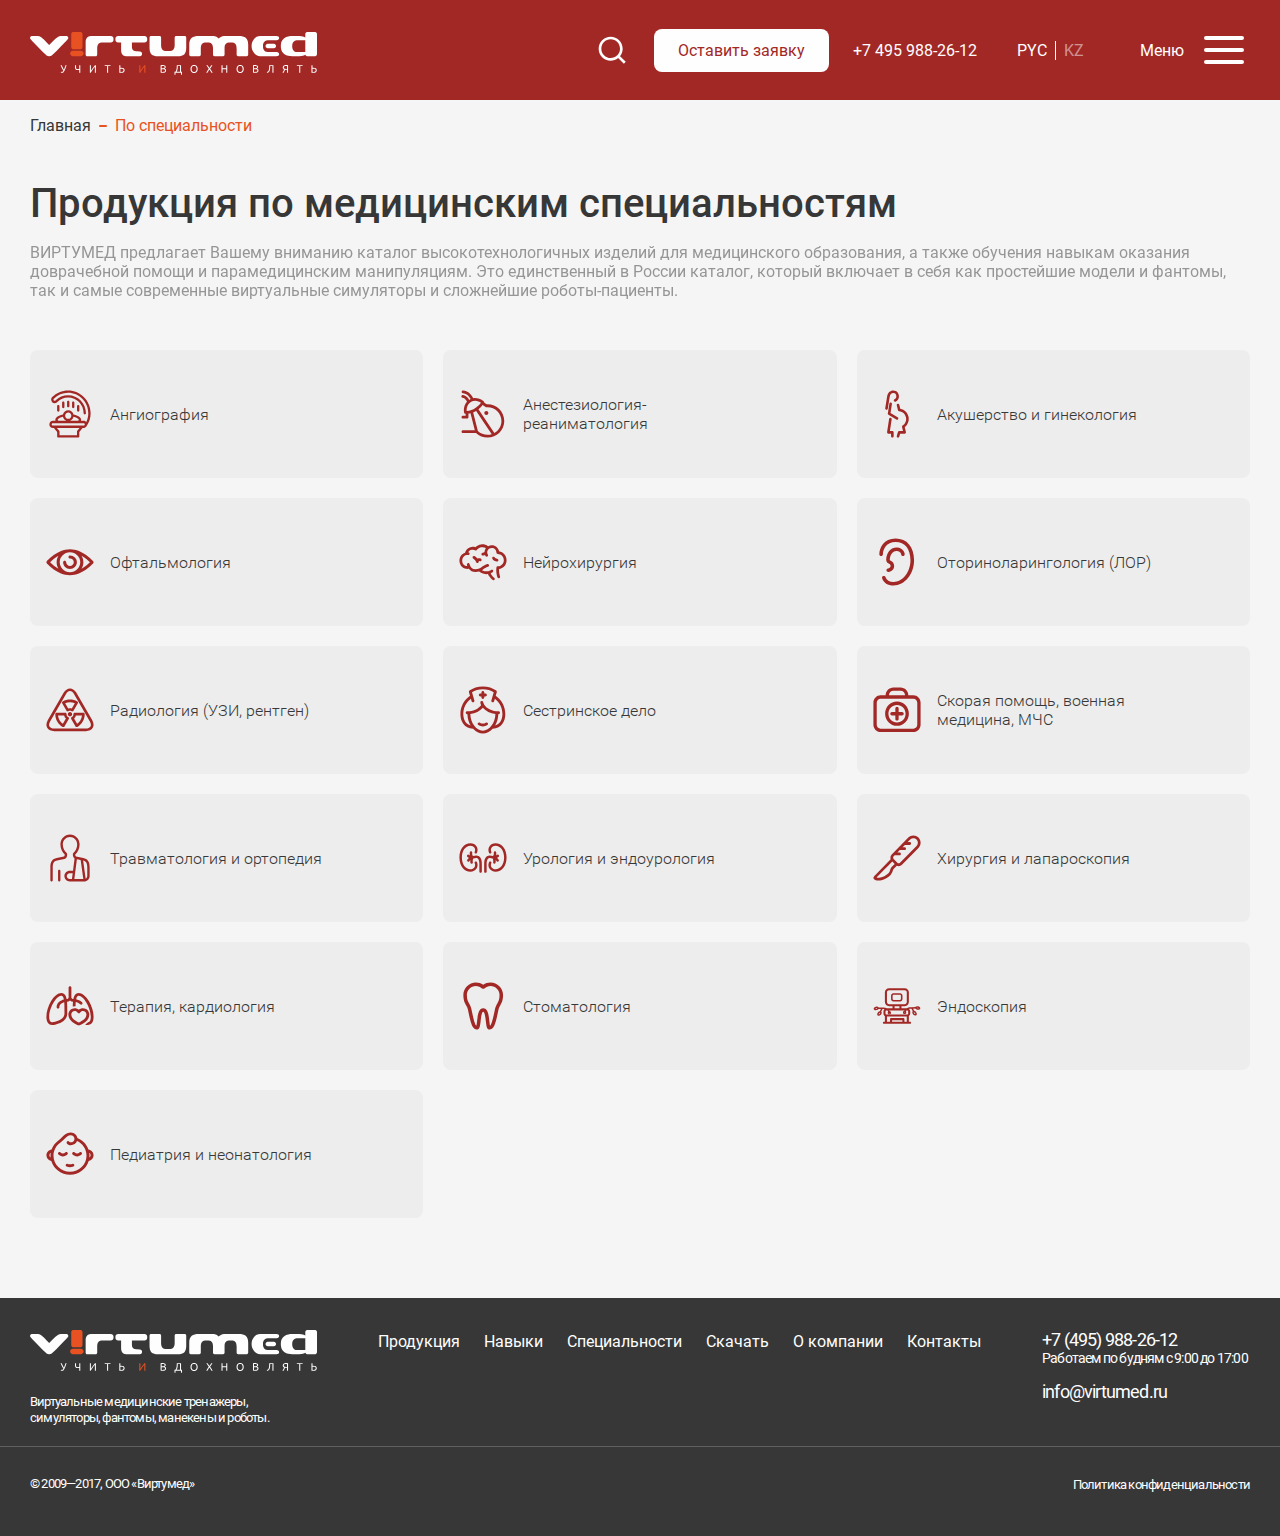
<file: specialnosti.html>
<!DOCTYPE html><html lang="ru"><head>    <meta http-equiv="Content-Type" content="text/html; charset=UTF-8">    <meta http-equiv="X-UA-Compatible" content="IE=edge">    <meta name="viewport" content="width=device-width, initial-scale=1.0">    <meta name="keywords"        content="Специальности">    <meta name="description"        content="">    <title>Специальности - VIRTUMED</title>    <link rel="icon"  href="img/icons/favicon.ico">    <meta name="theme-color" content="#000">    <noscript>        <div>Ваш браузер не поддерживает скрипты!</div>    </noscript>    <!-- CSS Fancybox -->    <link rel="stylesheet" href="css/fancybox.min.css">    <!-- CSS Custom -->     <link rel="stylesheet" href="css/style.min.css">    <link rel="stylesheet" href="css/custom.css">    <link rel="stylesheet" href="css/eFilter.css">    <!---->    <meta property="og:url" content="https://virtumed.ru/specialnosti.html">    <meta property="og:type" content="website">    <meta property="og:title" content="Специальности - VIRTUMED">    <meta property="og:image"        content="https://virtumed.ru/assets/cache/images/assets/snippets/phpthumb/noimage-627x495-f94.png">    <meta property="og:description"        content=""></head><body>    <object style="display: none" class="sprite" type="image/svg+xml" data="../img/iconsprite/sprite.svg" title="Ваш браузер не поддерживает SVG"></object>    <!-- header -->    <header class="header">    <div class=" container header__container">        <a href="main.html" class="logo header__logo" aria-label="Лого">            <svg width="287" height="43" viewBox="0 0 287 43" fill="none" xmlns="http://www.w3.org/2000/svg">                <mask id="mask0_365_1230" style="mask-type:luminance" maskUnits="userSpaceOnUse" x="0" y="0" width="287"                    height="43">                    <path d="M287 0H0V43H287V0Z" fill="white" />                </mask>                <g mask="url(#mask0_365_1230)">                    <path fill-rule="evenodd" clip-rule="evenodd"                        d="M19.1986 13.0013L19.1815 13.0174L19.1644 13.0013V13.0158C16.2348 10.3702 11.852 4.18836 7.83111 4.05974C6.12621 4.00511 4.28842 3.97053 2.56779 4.01133C2.04104 4.02355 1.48467 3.98874 1.02197 4.29117C0.428902 4.6782 -0.00986036 5.28374 0.000168494 6.0306C0.00996942 6.7348 0.421608 7.05106 0.848975 7.53721C2.61064 9.5408 5.53792 12.5972 9.6746 16.6696C11.0756 18.0485 12.546 19.6074 13.9111 20.9548C16.0203 23.0378 17.4887 24.3157 19.1815 24.2075C20.8744 24.3157 22.3426 23.0378 24.4519 20.9548C25.8167 19.6074 27.2871 18.0485 28.6884 16.6696C32.825 12.5968 35.7527 9.5408 37.5141 7.53721C37.9416 7.05129 38.3533 6.7348 38.3629 6.0306C38.3729 5.28374 37.9519 4.64961 37.3415 4.29117C36.7721 3.95647 36.2773 3.98459 35.604 3.98667C34.0335 3.99289 32.2804 3.92926 30.7112 3.9793C29.9671 4.00303 29.0312 4.31561 28.2733 4.69296C24.9383 6.35676 21.5859 10.8602 19.1986 13.016V13.0013ZM287 20.4153V20.6449V22.0206C287 23.1957 286.201 24.1576 285.224 24.1576H277.067C276.279 24.1576 275.607 23.5333 275.377 22.6755C274.198 23.3961 272.144 24.2268 269.156 24.1832C266.84 24.1832 265.243 24.1832 262.927 24.1832H262.311C256.63 24.1832 251.196 22.0347 250.855 15.2174L250.854 15.2102V15.2031L250.853 15.1671L250.852 15.1594V15.156L250.851 15.1447V15.1374L250.85 15.124V15.1226L250.849 15.1155V15.1129L250.848 15.0788V15.0724H250.84V15.0698V14.7619V14.7591V13.4254V13.4228V13.1151V13.1123H250.848V13.1052L250.849 13.072V13.069L250.85 13.0616L250.851 13.0476V13.04L250.852 13.0291V13.0249L250.853 13.018L250.854 12.9821V12.9745L250.855 12.9673C251.196 6.15 256.63 4.00211 262.311 4.00211H262.927C265.243 4.00211 266.84 4.00211 269.156 4.00211C272.072 3.9597 274.099 4.75035 275.29 5.45779V3.74278V2.25277V2.13706C275.29 0.961688 276.09 0 277.067 0H285.224C286.202 0 287 0.961688 287 2.13706V2.25277V3.74278V9.11435V9.22984V10.7201V15.0433V20.4153ZM275.289 20.0509V15.0433V10.7201V9.22984V9.11435V8.13492H266.963C265.081 8.08674 263.818 9.12749 262.999 10.44C262.502 11.2383 262.34 11.9024 262.279 12.6472L262.277 12.6677L262.276 12.6863V12.6882L262.273 12.7094L262.271 12.7382L262.27 12.7684L262.269 12.7709L262.268 12.7914L262.267 12.7979L262.266 12.8127V12.8198L262.262 12.8966L262.26 12.9113V12.9177C262.253 13.0362 262.249 13.1582 262.245 13.2827V13.2891L262.243 13.3216V13.3309L262.241 13.3532V13.3748V13.3827V13.3972L262.239 13.4203V13.4427L262.238 13.4433L262.237 13.5023V13.5049L262.236 13.5114V13.5344L262.232 13.6981L262.231 13.7218L262.227 13.8834V13.8887V13.8905L262.226 13.9149L262.222 14.0219L262.221 14.0387L262.22 14.0863V14.0895V14.0934V14.097L262.226 14.2678L262.227 14.2923V14.2942V14.2999L262.231 14.4604L262.232 14.4848V14.4887L262.236 14.6477V14.6715L262.237 14.6779V14.68L262.239 14.7621L262.24 14.7845V14.8004L262.241 14.8075V14.8301V14.8532L262.243 14.8617L262.244 14.8949V14.8992C262.248 15.0244 262.253 15.1463 262.26 15.2655V15.2712L262.261 15.2867L262.266 15.3637V15.3709L262.267 15.3849V15.3914L262.269 15.4128V15.4146L262.271 15.4448L262.273 15.4751L262.276 15.4954V15.4972L262.277 15.5161L262.279 15.5371C262.34 16.2821 262.501 16.946 262.998 17.7442C263.818 19.0576 265.081 20.0982 266.963 20.0503L275.289 20.0509ZM237.728 11.818H243.865C245.074 11.818 246.062 12.8422 246.062 14.0938C246.062 15.3462 245.072 16.3703 243.865 16.3703H237.728C236.52 16.3703 235.531 15.3462 235.531 14.0938C235.531 12.8422 236.52 11.818 237.728 11.818ZM230.07 4.00257H233.074H233.691H246.365C250.293 4.00257 249.767 8.13538 246.583 8.13538H237.727C235.845 8.0872 234.582 9.12795 233.764 10.4405C232.972 11.7085 233.032 12.6373 232.984 14.0911V14.095C233.032 15.5488 232.972 16.4799 233.764 17.7474C234.582 19.0602 235.845 20.1009 237.727 20.0527H246.583C249.767 20.0527 250.293 24.1858 246.365 24.1858H233.691H233.074H230.07C225.449 24.1858 221.78 19.411 221.611 15.0728H221.603V14.7623V13.4258V13.1155H221.611C221.78 8.77712 225.449 4.00257 230.07 4.00257ZM168.637 4.00833H169.158C169.489 3.99612 169.86 4.00764 170.251 4.00833H182.495H182.563C182.954 4.00764 183.323 3.99612 183.654 4.00833C185.215 4.00833 187.888 5.49397 188.777 6.4824C189.447 5.65118 191.911 4.00257 194.031 4.00833H194.086H207.415C207.805 4.00718 208.175 3.99634 208.507 4.00833H208.916C214.742 4.00833 218.189 6.05181 218.189 12.5425V20.709V21.7201V22.7313C218.189 23.553 217.525 24.2252 216.712 24.2252H208.107C207.294 24.2252 206.629 23.553 206.629 22.7313V21.7201V20.709V16.7768H206.622V16.5504C206.622 14.5029 206.279 10.972 202.353 10.5855H198.809C195.497 10.9119 194.735 13.4761 194.577 15.4995V20.709V21.7201V22.7313C194.577 23.553 193.913 24.2252 193.1 24.2252H193.055H184.495H184.451C183.637 24.2252 182.973 23.553 182.973 22.7313V21.7201V20.709V15.5071C182.817 13.4823 182.058 10.9119 178.743 10.5855H175.085C171.159 10.972 170.816 14.5037 170.816 16.5504V16.7768H170.809V20.709V21.7201V22.7313C170.809 23.553 170.144 24.2252 169.331 24.2252H160.726C159.914 24.2252 159.249 23.553 159.249 22.7313V21.7201V20.709V12.5425C159.249 6.05181 162.812 4.00833 168.638 4.00833H168.637ZM128.011 24.2192H128.628H129.883C130.215 24.2321 130.585 24.2206 130.976 24.2192H144.727H144.794C145.185 24.2206 145.555 24.2321 145.886 24.2192H147.143H147.76C153.585 24.2192 156.226 22.1764 156.226 15.6858V7.51854V6.50775V5.49697C156.226 4.6752 155.561 4.00257 154.748 4.00257H146.144C145.33 4.00257 144.666 4.6752 144.666 5.49697V6.50775V7.51854V12.894H144.659V13.1204C144.659 15.1675 144.315 18.6988 140.391 19.085H135.381C131.456 18.6988 131.112 15.1675 131.112 13.1204V12.894H131.105V7.51854V6.50775V5.49697C131.105 4.6752 130.44 4.00257 129.627 4.00257H121.023C120.21 4.00257 119.545 4.6752 119.545 5.49697V6.50775V7.51854V15.6858C119.545 22.1764 122.184 24.2192 128.011 24.2192ZM96.267 24.2192H99.1065H99.6898H109.944C112.579 24.2192 112.971 19.5934 109.944 19.3964L106.987 19.2036H106.129C101.58 19.2036 101.924 15.5465 101.924 13.4779V10.4587H106.957H114.543C116.005 10.4587 117.202 9.30222 117.202 7.88874V6.57229C117.202 5.15904 116.005 4.00257 114.543 4.00257H106.957H95.6778H88.0933C86.6302 4.00257 85.434 5.15904 85.434 6.57229V7.88874C85.434 9.30222 86.6306 10.4587 88.0933 10.4587H91.1049V17.756C91.1049 20.0908 91.5014 24.2192 96.267 24.2192ZM61.1104 4.00257H64.1147H64.7315H80.8306C82.2929 4.00257 83.4896 5.15881 83.4896 6.57229V7.88874C83.4896 9.30222 82.2931 10.4587 80.8306 10.4587H71.4846C67.5594 10.8446 67.2166 14.3762 67.2166 16.4233V16.6499H67.209V20.7032V21.7142V22.7249C67.209 23.5472 66.5441 24.219 65.7316 24.219H57.1268C56.3139 24.219 55.6492 23.5472 55.6492 22.7249V21.7142V20.7032V10.6277C55.6492 8.23404 56.0686 4.00257 61.1104 4.00257Z"                        fill="#FEFEFE" />                    <path fill-rule="evenodd" clip-rule="evenodd"                        d="M42.945 18.8743H50.7967C52.3436 18.8743 53.6088 20.0599 53.6088 21.5086C53.6088 22.9573 52.3434 24.1431 50.7967 24.1431H42.945C41.3981 24.1431 40.1328 22.9575 40.1328 21.5086C40.1328 20.0601 41.3983 18.8743 42.945 18.8743ZM52.4948 13.4525V13.6827V15.0578C52.4948 16.2338 51.7275 17.1951 50.7887 17.1951H42.9532C42.0146 17.1951 41.2471 16.2338 41.2471 15.0578V13.6827V13.4525V3.75795V2.2677V2.15222C41.2471 0.976849 42.0146 0.015625 42.9532 0.015625H50.7887C51.7275 0.015625 52.4948 0.976849 52.4948 2.15222V2.2677V3.75795V13.4525Z"                        fill="#E85222" />                    <path                        d="M34.5943 38.4127C34.4496 38.7495 34.2993 39.066 34.1437 39.3625C33.988 39.6588 33.8036 39.9171 33.59 40.1365C33.3764 40.356 33.1196 40.5281 32.8191 40.6526C32.5189 40.7768 32.148 40.8393 31.7066 40.8393C31.6198 40.8393 31.5293 40.8338 31.4351 40.8227C31.3413 40.8117 31.2506 40.7972 31.164 40.7789C31.0771 40.7607 31.0012 40.7404 30.9358 40.7186C30.8708 40.6967 30.8236 40.6747 30.7947 40.6528L30.9793 39.7525C31.0732 39.7891 31.1872 39.8256 31.3212 39.8622C31.4552 39.8988 31.5945 39.9173 31.7393 39.9173C31.9562 39.9173 32.1464 39.8899 32.3093 39.835C32.4721 39.7799 32.6187 39.7031 32.7488 39.6042C32.8791 39.5055 32.9949 39.3848 33.0961 39.2419C33.1975 39.0992 33.2951 38.9399 33.3892 38.7642C33.0708 38.2447 32.7707 37.7267 32.4882 37.2109C32.2058 36.6947 31.9455 36.1955 31.7066 35.7123C31.4678 35.2292 31.2506 34.77 31.0552 34.3344C30.8599 33.8989 30.6862 33.498 30.5342 33.1322H31.7283C31.9672 33.7691 32.2729 34.4791 32.6455 35.2621C33.0181 36.0451 33.4326 36.8651 33.8886 37.7215C34.1781 37.0553 34.4548 36.3215 34.719 35.5201C34.9831 34.7188 35.2309 33.9226 35.4625 33.1322H36.6023C36.436 33.6592 36.2693 34.1553 36.1029 34.6199C35.9366 35.0848 35.7699 35.5312 35.6036 35.9592C35.4372 36.3875 35.2705 36.8047 35.1042 37.2109C34.9378 37.617 34.768 38.0176 34.5943 38.4127ZM46.0571 35.3278C46.0571 35.6353 46.0842 35.9043 46.1384 36.1349C46.1927 36.3656 46.2868 36.5558 46.4208 36.7058C46.5546 36.8559 46.7355 36.9675 46.9635 37.0408C47.1914 37.1138 47.4791 37.1504 47.8265 37.1504C47.9639 37.1504 48.1032 37.1452 48.2445 37.1341C48.3856 37.123 48.5212 37.1101 48.6515 37.0956C48.7817 37.0811 48.8975 37.0626 48.9987 37.0408C49.1001 37.0189 49.1833 37.0006 49.2485 36.9856V33.1322H50.3016V40.7404H49.2485V37.9081C49.1111 37.9448 48.8993 37.9812 48.6135 38.0179C48.3274 38.0545 48.0218 38.0727 47.696 38.0727C47.1461 38.0727 46.6975 38.0089 46.3501 37.8807C46.0028 37.7525 45.7296 37.5696 45.5306 37.3319C45.3316 37.094 45.1957 36.8049 45.1235 36.4645C45.0512 36.124 45.0147 35.7455 45.0147 35.3281V33.1324H46.0568L46.0571 35.3278ZM59.8647 40.7404V33.1322H60.8961V38.7642C61.1277 38.3763 61.4117 37.9338 61.7483 37.4359C62.085 36.9381 62.4431 36.4313 62.8231 35.9152C63.203 35.3991 63.5866 34.8979 63.9736 34.4111C64.3609 33.9243 64.7246 33.498 65.0647 33.132H65.9008V40.7402H64.8694V34.8009C64.6668 35.0351 64.4459 35.3057 64.207 35.6132C63.9682 35.9207 63.722 36.248 63.4687 36.5958C63.2155 36.9435 62.9605 37.304 62.7034 37.6772C62.4465 38.0504 62.1988 38.4183 61.9598 38.7807C61.721 39.143 61.4985 39.4924 61.2923 39.829C61.0858 40.1658 60.9031 40.4696 60.7439 40.7402L59.8647 40.7404ZM80.4898 33.1322V34.0544H78.1232V40.7404H77.0702V34.0544H74.7036V33.1322H80.4898ZM94.6449 38.3581C94.6449 39.1778 94.3517 39.7926 93.7655 40.2024C93.1793 40.6123 92.3542 40.8172 91.2904 40.8172C90.9866 40.8172 90.6536 40.8045 90.2918 40.7789C89.9299 40.7533 89.5972 40.7037 89.2931 40.6304V33.1322H90.3462V35.899C90.4908 35.8843 90.6374 35.8751 90.7858 35.8716C90.9342 35.8679 91.0808 35.866 91.2254 35.866C93.505 35.866 94.6449 36.6966 94.6449 38.3581ZM93.5376 38.3581C93.5376 38.0506 93.4794 37.7945 93.3639 37.5896C93.248 37.3847 93.0872 37.2235 92.8807 37.1065C92.6744 36.9896 92.4285 36.9071 92.1425 36.8593C91.8566 36.8118 91.54 36.7878 91.1926 36.7878C91.0552 36.7878 90.9159 36.7878 90.7746 36.7878C90.6336 36.7878 90.4906 36.7953 90.3458 36.81V39.8508C90.4763 39.8655 90.6226 39.8748 90.7856 39.8784C90.9483 39.882 91.1455 39.8836 91.3772 39.8836C91.6594 39.8836 91.9309 39.8617 92.1915 39.8179C92.4522 39.7741 92.6817 39.6935 92.8807 39.5764C93.0799 39.4592 93.239 39.3037 93.3584 39.1098C93.4779 38.9159 93.5376 38.6655 93.5376 38.3581ZM132.616 40.8063C132.465 40.8063 132.3 40.8026 132.122 40.7953C131.945 40.7879 131.767 40.7771 131.59 40.7623C131.412 40.7478 131.237 40.7293 131.064 40.7075C130.89 40.6856 130.731 40.6563 130.586 40.6197V33.2422C130.731 33.2055 130.89 33.1765 131.064 33.1543C131.237 33.1322 131.412 33.114 131.59 33.0993C131.767 33.0848 131.943 33.0737 132.117 33.0663C132.29 33.0589 132.453 33.0552 132.605 33.0552C133.04 33.0552 133.447 33.0882 133.826 33.1541C134.207 33.2198 134.535 33.3316 134.815 33.4888C135.093 33.6463 135.312 33.8528 135.471 34.1092C135.63 34.3652 135.71 34.6801 135.71 35.0533C135.71 35.4705 135.612 35.8128 135.417 36.0797C135.222 36.3469 134.96 36.5463 134.635 36.6782C135.076 36.81 135.428 37.0186 135.689 37.3037C135.949 37.5894 136.079 37.9918 136.079 38.5114C136.079 39.2725 135.802 39.8454 135.248 40.2297C134.695 40.6139 133.818 40.8063 132.616 40.8063ZM131.628 37.1945V39.8732C131.708 39.8806 131.801 39.8878 131.911 39.8951C132.004 39.9025 132.115 39.908 132.241 39.9118C132.368 39.9154 132.515 39.9173 132.681 39.9173C132.992 39.9173 133.287 39.897 133.566 39.8569C133.844 39.8165 134.089 39.7453 134.298 39.6427C134.509 39.5402 134.677 39.3977 134.803 39.2147C134.93 39.0317 134.993 38.8009 134.993 38.5229C134.993 38.2742 134.946 38.0638 134.852 37.8915C134.758 37.7195 134.622 37.5825 134.445 37.4798C134.267 37.3775 134.056 37.3042 133.81 37.2604C133.564 37.2167 133.289 37.1947 132.985 37.1947L131.628 37.1945ZM131.628 36.3382H132.736C132.996 36.3382 133.242 36.3199 133.473 36.2832C133.705 36.2467 133.906 36.1807 134.076 36.0858C134.246 35.9905 134.38 35.866 134.478 35.7125C134.576 35.5588 134.625 35.365 134.625 35.1305C134.625 34.9111 134.574 34.7262 134.473 34.5761C134.372 34.4261 134.231 34.3052 134.055 34.2138C133.877 34.1223 133.669 34.0544 133.43 34.0107C133.192 33.9669 132.938 33.945 132.67 33.945C132.402 33.945 132.192 33.9487 132.04 33.9561C131.888 33.9634 131.751 33.9742 131.628 33.989V36.3382ZM145.501 40.7404V42.7714H144.503V39.8292H145.295C145.663 39.4048 145.947 38.9346 146.147 38.4185C146.346 37.9024 146.49 37.3573 146.581 36.7826C146.671 36.2081 146.726 35.6134 146.743 34.9986C146.761 34.3837 146.774 33.7617 146.782 33.1322H151.037V39.8292H151.982V42.7714H150.982V40.7404H145.501ZM147.814 34.0435C147.791 34.5266 147.768 35.0187 147.743 35.5201C147.717 36.0215 147.663 36.5191 147.58 37.0131C147.497 37.507 147.376 37.9921 147.216 38.4679C147.057 38.9433 146.833 39.3973 146.544 39.829H149.984V34.0432L147.814 34.0435ZM160.502 36.9308C160.502 36.2796 160.599 35.7047 160.79 35.2073C160.983 34.7097 161.243 34.2943 161.573 33.9611C161.901 33.6283 162.285 33.3775 162.723 33.2092C163.161 33.0409 163.625 32.9565 164.117 32.9565C164.603 32.9565 165.06 33.0409 165.491 33.2092C165.921 33.3775 166.3 33.6283 166.625 33.9611C166.951 34.2943 167.21 34.7097 167.402 35.2073C167.593 35.705 167.689 36.2796 167.689 36.9308C167.689 37.5823 167.593 38.1569 167.402 38.6546C167.21 39.1522 166.951 39.5676 166.625 39.9004C166.3 40.2335 165.921 40.4841 165.491 40.6526C165.06 40.8209 164.603 40.905 164.117 40.905C163.625 40.905 163.161 40.8206 162.723 40.6526C162.285 40.4843 161.901 40.2335 161.573 39.9004C161.243 39.5674 160.983 39.152 160.79 38.6546C160.599 38.1569 160.502 37.5823 160.502 36.9308ZM161.61 36.9308C161.61 37.392 161.668 37.8109 161.784 38.188C161.899 38.5649 162.064 38.8851 162.277 39.1485C162.491 39.4122 162.752 39.6151 163.06 39.7577C163.367 39.9004 163.713 39.9719 164.096 39.9719C164.48 39.9719 164.823 39.9004 165.127 39.7577C165.431 39.6151 165.691 39.412 165.904 39.1485C166.117 38.8851 166.282 38.5649 166.398 38.188C166.513 37.8109 166.572 37.392 166.572 36.9308C166.572 36.4697 166.513 36.0507 166.398 35.6738C166.282 35.2969 166.117 34.9768 165.904 34.7131C165.691 34.4496 165.431 34.2465 165.127 34.1038C164.823 33.9611 164.48 33.8899 164.096 33.8899C163.713 33.8899 163.367 33.9611 163.06 34.1038C162.752 34.2465 162.491 34.4498 162.277 34.7131C162.064 34.9768 161.9 35.2967 161.784 35.6738C161.668 36.0507 161.61 36.4697 161.61 36.9308ZM181.464 40.7404C181.356 40.521 181.226 40.2776 181.074 40.0104C180.922 39.7432 180.755 39.465 180.574 39.176C180.394 38.8867 180.205 38.5978 180.01 38.3085C179.814 38.0195 179.626 37.7471 179.445 37.4907C179.265 37.7471 179.077 38.0197 178.881 38.3085C178.685 38.5978 178.499 38.8867 178.322 39.176C178.144 39.4652 177.977 39.7432 177.822 40.0104C177.667 40.2776 177.534 40.5208 177.426 40.7404H176.264C176.59 40.0962 176.968 39.4413 177.399 38.7753C177.83 38.1093 178.287 37.425 178.771 36.7224L176.362 33.1324H177.578L179.434 35.9649L181.268 33.1324H182.474L180.108 36.6786C180.6 37.3886 181.062 38.0801 181.497 38.7535C181.931 39.4268 182.314 40.0891 182.647 40.7406L181.464 40.7404ZM196.227 33.1322H197.281V40.7404H196.227V37.2272H192.548V40.7404H191.494V33.1322H192.548V36.3052H196.227V33.1322ZM206.539 36.9308C206.539 36.2796 206.636 35.7047 206.827 35.2073C207.019 34.7097 207.28 34.2943 207.609 33.9611C207.938 33.6283 208.322 33.3775 208.76 33.2092C209.198 33.0409 209.662 32.9565 210.154 32.9565C210.639 32.9565 211.097 33.0409 211.528 33.2092C211.958 33.3775 212.337 33.6283 212.662 33.9611C212.988 34.2943 213.247 34.7097 213.439 35.2073C213.63 35.705 213.726 36.2796 213.726 36.9308C213.726 37.5823 213.63 38.1569 213.439 38.6546C213.247 39.1522 212.988 39.5676 212.662 39.9004C212.337 40.2335 211.958 40.4841 211.528 40.6526C211.097 40.8209 210.639 40.905 210.154 40.905C209.662 40.905 209.198 40.8206 208.76 40.6526C208.322 40.4843 207.938 40.2335 207.609 39.9004C207.28 39.5674 207.019 39.152 206.827 38.6546C206.636 38.1569 206.539 37.5823 206.539 36.9308ZM207.647 36.9308C207.647 37.392 207.705 37.8109 207.821 38.188C207.936 38.5649 208.101 38.8851 208.314 39.1485C208.528 39.4122 208.789 39.6151 209.097 39.7577C209.404 39.9004 209.749 39.9719 210.133 39.9719C210.517 39.9719 210.86 39.9004 211.164 39.7577C211.468 39.6151 211.727 39.412 211.94 39.1485C212.154 38.8851 212.319 38.5649 212.434 38.188C212.55 37.8109 212.608 37.392 212.608 36.9308C212.608 36.4697 212.55 36.0507 212.434 35.6738C212.319 35.2969 212.154 34.9768 211.94 34.7131C211.727 34.4496 211.468 34.2465 211.164 34.1038C210.86 33.9611 210.517 33.8899 210.133 33.8899C209.749 33.8899 209.404 33.9611 209.097 34.1038C208.789 34.2465 208.528 34.4498 208.314 34.7131C208.101 34.9768 207.937 35.2967 207.821 35.6738C207.705 36.0507 207.647 36.4697 207.647 36.9308ZM225.016 40.8061C224.864 40.8061 224.699 40.8024 224.521 40.795C224.344 40.7877 224.166 40.7768 223.989 40.7621C223.812 40.7476 223.637 40.7291 223.463 40.7072C223.289 40.6854 223.13 40.656 222.985 40.6195V33.242C223.13 33.2053 223.289 33.1763 223.463 33.1541C223.637 33.132 223.812 33.1138 223.989 33.099C224.166 33.0845 224.342 33.0734 224.516 33.0661C224.689 33.0587 224.852 33.055 225.004 33.055C225.439 33.055 225.846 33.088 226.225 33.1539C226.606 33.2196 226.935 33.3314 227.214 33.4886C227.492 33.646 227.711 33.8526 227.871 34.1089C228.029 34.365 228.109 34.6799 228.109 35.053C228.109 35.4703 228.011 35.8126 227.817 36.0795C227.621 36.3467 227.361 36.5461 227.034 36.678C227.476 36.8098 227.827 37.0184 228.088 37.3035C228.348 37.5891 228.479 37.9916 228.479 38.5112C228.479 39.2723 228.201 39.8451 227.648 40.2293C227.094 40.6137 226.217 40.8061 225.016 40.8061ZM224.027 37.1943V39.873C224.107 39.8804 224.201 39.8875 224.31 39.8949C224.403 39.9023 224.514 39.9078 224.64 39.9115C224.768 39.9152 224.914 39.9171 225.081 39.9171C225.392 39.9171 225.686 39.8967 225.965 39.8566C226.243 39.8163 226.488 39.7451 226.698 39.6425C226.908 39.54 227.076 39.3975 227.202 39.2144C227.329 39.0315 227.392 38.8007 227.392 38.5227C227.392 38.2739 227.346 38.0635 227.251 37.8913C227.158 37.7193 227.022 37.5822 226.844 37.4796C226.668 37.3773 226.455 37.3039 226.209 37.2602C225.964 37.2163 225.689 37.1945 225.385 37.1945L224.027 37.1943ZM224.027 36.338H225.135C225.395 36.338 225.642 36.3197 225.874 36.283C226.104 36.2464 226.305 36.1805 226.475 36.0855C226.645 35.9903 226.779 35.8658 226.877 35.7123C226.975 35.5586 227.024 35.3648 227.024 35.1303C227.024 34.9108 226.973 34.726 226.872 34.5759C226.771 34.4259 226.631 34.305 226.454 34.2135C226.276 34.1221 226.068 34.0542 225.83 34.0105C225.591 33.9666 225.338 33.9448 225.07 33.9448C224.802 33.9448 224.592 33.9484 224.44 33.9559C224.288 33.9632 224.15 33.974 224.027 33.9888V36.338ZM240.234 34.0435C240.22 34.4535 240.205 34.8505 240.191 35.2347C240.177 35.6192 240.154 35.9923 240.126 36.3547C240.097 36.7171 240.053 37.07 239.996 37.4141C239.938 37.7581 239.858 38.0948 239.757 38.424C239.656 38.7535 239.53 39.0625 239.383 39.3518C239.234 39.6409 239.049 39.8935 238.829 40.1093C238.608 40.3252 238.347 40.4991 238.047 40.6308C237.747 40.7625 237.394 40.8359 236.989 40.8504L236.87 39.9281C237.376 39.8693 237.769 39.7084 238.048 39.4449C238.326 39.1812 238.556 38.7787 238.736 38.2374C238.939 37.6226 239.067 36.8815 239.122 36.0143C239.176 35.1469 239.203 34.1863 239.203 33.1322H243.47V40.7404H242.416V34.0435H240.234ZM255.952 33.9885C255.678 33.9885 255.415 34.0105 255.166 34.0542C254.916 34.0983 254.694 34.1751 254.498 34.285C254.302 34.3947 254.147 34.5447 254.031 34.7349C253.916 34.9254 253.857 35.1632 253.857 35.4486C253.857 35.9903 254.029 36.3654 254.374 36.5739C254.717 36.7826 255.233 36.8867 255.92 36.8867H257.006V34.0213C256.926 34.0213 256.832 34.0176 256.724 34.0103C256.629 34.0028 256.519 33.9976 256.392 33.9939C256.266 33.9902 256.119 33.9883 255.953 33.9883L255.952 33.9885ZM256.039 33.0554C256.191 33.0554 256.354 33.0591 256.528 33.0665C256.702 33.0739 256.877 33.0847 257.054 33.0995C257.232 33.114 257.407 33.1324 257.581 33.1546C257.755 33.1765 257.913 33.2057 258.059 33.2424V40.7406H257.006V37.7654H256.104C256.003 37.7654 255.897 37.7636 255.784 37.76C255.673 37.7562 255.522 37.7435 255.334 37.7217C255.204 37.8971 255.062 38.1022 254.91 38.3365C254.758 38.5706 254.606 38.8196 254.454 39.0831C254.302 39.3466 254.153 39.6211 254.004 39.9064C253.855 40.192 253.72 40.4703 253.597 40.7408H252.489C252.605 40.4553 252.743 40.159 252.901 39.8516C253.061 39.544 253.226 39.2515 253.396 38.9733C253.566 38.6953 253.73 38.4374 253.885 38.1995C254.04 37.9614 254.176 37.7659 254.292 37.6122C254.125 37.561 253.952 37.4877 253.771 37.3927C253.589 37.2975 253.423 37.1657 253.271 36.9977C253.119 36.8293 252.994 36.619 252.896 36.3662C252.798 36.1136 252.751 35.8116 252.751 35.4603C252.751 35.0653 252.826 34.7174 252.978 34.4174C253.13 34.1174 253.349 33.8666 253.635 33.6654C253.921 33.4642 254.266 33.3123 254.671 33.2097C255.076 33.107 255.532 33.0554 256.039 33.0554ZM272.648 33.1322V34.0544H270.281V40.7404H269.229V34.0544H266.861V33.1322H272.648ZM286.803 38.3581C286.803 39.1778 286.51 39.7926 285.923 40.2024C285.338 40.6123 284.512 40.8172 283.449 40.8172C283.145 40.8172 282.811 40.8045 282.45 40.7789C282.088 40.7533 281.756 40.7037 281.452 40.6304V33.1322H282.504V35.899C282.648 35.8843 282.795 35.8751 282.944 35.8716C283.092 35.8679 283.238 35.866 283.383 35.866C285.663 35.866 286.804 36.6968 286.804 38.3583L286.803 38.3581ZM285.696 38.3581C285.696 38.0506 285.638 37.7945 285.522 37.5896C285.406 37.3847 285.245 37.2235 285.039 37.1065C284.833 36.9896 284.586 36.9071 284.3 36.8593C284.014 36.8118 283.698 36.7878 283.351 36.7878C283.213 36.7878 283.074 36.7878 282.932 36.7878C282.792 36.7878 282.648 36.7953 282.504 36.81V39.8508C282.635 39.8655 282.78 39.8748 282.944 39.8784C283.107 39.882 283.303 39.8836 283.535 39.8836C283.818 39.8836 284.089 39.8617 284.349 39.8179C284.611 39.7741 284.839 39.6935 285.039 39.5764C285.238 39.4592 285.397 39.3037 285.516 39.1098C285.635 38.9159 285.696 38.6655 285.696 38.3581Z"                        fill="#FEFEFE" />                    <path                        d="M109.331 40.74V33.1318H110.363V38.7638C110.594 38.3759 110.879 37.9333 111.215 37.4354C111.552 36.9377 111.91 36.4309 112.289 35.9148C112.67 35.3987 113.054 34.8975 113.44 34.4106C113.827 33.9239 114.191 33.4976 114.531 33.1316H115.368V40.7398H114.337V34.8004C114.134 35.0347 113.912 35.3052 113.673 35.6128C113.435 35.9202 113.189 36.2476 112.936 36.5955C112.683 36.943 112.427 37.3036 112.17 37.6768C111.913 38.0499 111.665 38.4178 111.426 38.7802C111.188 39.1426 110.965 39.492 110.759 39.8285C110.552 40.1653 110.37 40.4691 110.21 40.7398L109.331 40.74Z"                        fill="#E85222" />                </g>            </svg>        </a>        <div class="header__content">            <div class="search header__search">                <form class="form-search">                    <input class="form-search__input" type="text" placeholder="Введите запрос">                    <button type="submit" class="form-search__btn"></button>                </form>            </div>            <button class="btn header__btn feedback-openBtn">Оставить заявку</button>            <a class="phone header__phone" href="tel:74959882612" aria-label="Телефон">+7 495 988-26-12</a>            <div class="lang header__lang">                <a class="lang__item active" href="" data-lang="ru">PYC</a>                <a class="lang__item" href="" data-lang="kz">KZ</a>            </div>            <div class="icon-menu header__icon">                <span class="icon-menu__lbl">Меню</span>                <div class="icon-menu__items">                    <span class="icon-menu__item" style="--icon-i: 1"></span>                    <span class="icon-menu__item" style="--icon-i: 2"></span>                    <span class="icon-menu__item" style="--icon-i: 3"></span>                    <span class="icon-menu__cross1" style="--icon-i: 4"></span>                    <span class="icon-menu__cross2" style="--icon-i: 5"></span>                </div>            </div>        </div>    </div>    <nav class="nav-menu header__nav">        <div class="nav-menu__inner">            <ul class="nav-menu__list">                <li><a href="o-kompanii.html" class="nav-menu__link arrow"><span class="h1 nav-menu__spn" style="--icon-i: 1">O компании</span></a></li>                <li class="nav-menu__item nav-menu__item--subnavs">                    <div class="nav-menu__lbl"><span class="h1 nav-menu__spn" style="--icon-i: 2">Продукция</span></div>                    <div class="subnavs">                        <ul class="subnavs__list">                            <li><a href="produkciya.html" class="subnavs__link"><span class="h2 nav-menu__spn" style="--icon-i: 3">По типу изделия</span></a></li>                            <li><a href="navyki.html" class="subnavs__link"><span class="h2 nav-menu__spn" style="--icon-i: 4">По навыку</span></a></li>                            <li><a href="specialnosti.html" class="subnavs__link"><span class="h2 nav-menu__spn" style="--icon-i: 5">По специальности</span></a></li>                        </ul>                    </div>                </li>                <li><a href="skachat.html" class="nav-menu__link arrow"><span class="h1 nav-menu__spn" style="--icon-i: 6">Скачать</span></a></li>                <li><a href="kontakty.html" class="nav-menu__link arrow"><span class="h1 nav-menu__spn" style="--icon-i: 7">Контакты</span></a></li>            </ul>            <div class="search nav-menu__search">                <form class="form-search">                    <input class="form-search__input" type="text" placeholder="Введите запрос">                    <button type="submit" class="form-search__btn"></button>                </form>            </div>            <div class="lang nav-menu__lang">                <a class="lang__item active" href="/">PYC</a>                <a class="lang__item" href="/kz/">KZ</a>            </div>        </div>    </nav></header>    <!--main-->    <main class="main">        <!--breadcrumbs-->        <div class="breadcrumbs">            <div class="container breadcrumbs__container">                <ul class="breadcrumbs__items">                    <li class="breadcrumbs__item"><a href="main.html">Главная</a></li>                    <li class="breadcrumbs__item active line">По специальности</li>                </ul>            </div>        </div>        <!-- catalog specialnosty-->        <section class="section catalog">            <div class="container catalog__container">                <h1 class="catalog__title">Продукция по медицинским специальностям</h1>                <div class="catalog__subtitle">ВИРТУМЕД предлагает Вашему вниманию каталог высокотехнологичных изделий для медицинского образования, а также обучения навыкам оказания доврачебной помощи и парамедицинским манипуляциям. Это единственный в России каталог, который включает в себя как простейшие модели и фантомы, так и самые современные виртуальные симуляторы и сложнейшие роботы-пациенты.</div>                <div class="catalog__items">                    <a href="" class="icon-block arrow">                        <svg><use xlink:href="img/iconsprite/sprite.svg#angiography"></use></svg>                        <div class="icon-block__title">Ангиография</div>                    </a>                    <a href="" class="icon-block arrow">                        <svg><use xlink:href="img/iconsprite/sprite.svg#anaesthesiology"></use></svg>                        <div class="icon-block__title">Анестезиология-реаниматология</div>                    </a>                    <a href="" class="icon-block arrow">                        <svg><use xlink:href="img/iconsprite/sprite.svg#obstetrics"></use></svg>                        <div class="icon-block__title">Акушерство и гинекология</div>                    </a>                    <a href="" class="icon-block arrow">                        <svg><use xlink:href="img/iconsprite/sprite.svg#eyes"></use></svg>                        <div class="icon-block__title">Офтальмология</div>                    </a>                    <a href="" class="icon-block arrow">                        <svg><use xlink:href="img/iconsprite/sprite.svg#neurosurgery"></use></svg>                        <div class="icon-block__title">Нейрохирургия</div>                    </a>                    <a href="" class="icon-block arrow">                        <svg><use xlink:href="img/iconsprite/sprite.svg#lor"></use></svg>                        <div class="icon-block__title">Оториноларингология (ЛОР)</div>                    </a>                    <a href="" class="icon-block arrow">                        <svg><use xlink:href="img/iconsprite/sprite.svg#radiology"></use></svg>                        <div class="icon-block__title">Радиология (УЗИ, рентген)</div>                    </a>                    <a href="" class="icon-block arrow">                        <svg><use xlink:href="img/iconsprite/sprite.svg#nurse"></use></svg>                        <div class="icon-block__title">Сестринское дело</div>                    </a>                    <a href="" class="icon-block arrow">                        <svg><use xlink:href="img/iconsprite/sprite.svg#emergency"></use></svg>                        <div class="icon-block__title">Скорая помощь, военная медицина, МЧС</div>                    </a>                    <a href="" class="icon-block arrow">                        <svg><use xlink:href="img/iconsprite/sprite.svg#traumatology"></use></svg>                        <div class="icon-block__title">Травматология и ортопедия</div>                    </a>                    <a href="" class="icon-block arrow">                        <svg><use xlink:href="img/iconsprite/sprite.svg#urology"></use></svg>                        <div class="icon-block__title">Урология и эндоурология</div>                    </a>                    <a href="" class="icon-block arrow">                        <svg><use xlink:href="img/iconsprite/sprite.svg#surgery"></use></svg>                        <div class="icon-block__title">Хирургия и лапароскопия</div>                    </a>                    <a href="" class="icon-block arrow">                        <svg><use xlink:href="img/iconsprite/sprite.svg#cardiology"></use></svg>                        <div class="icon-block__title">Терапия, кардиология</div>                    </a>                    <a href="" class="icon-block arrow">                        <svg><use xlink:href="img/iconsprite/sprite.svg#dentistry"></use></svg>                        <div class="icon-block__title">Стоматология</div>                    </a>                    <a href="" class="icon-block arrow">                        <svg><use xlink:href="img/iconsprite/sprite.svg#endoscopy"></use></svg>                        <div class="icon-block__title">Эндоскопия</div>                    </a>                    <a href="" class="icon-block arrow">                        <svg><use xlink:href="img/iconsprite/sprite.svg#pediatrics"></use></svg>                        <div class="icon-block__title">Педиатрия и неонатология</div>                    </a>                </div>            </div>        </section>            <!-- feedback-modal -->    <div class="modal feedback-modal">        <div class="modal__inner feedback-modal__inner">            <button class="icon-close"></button>            <div class="h2 modal__title">Оставить заявку</div>            <form class="form modal__form feedback-modal__form">                <div class="form__items">                    <div class="form__item">                        <input type="text" class="form__inp reg" placeholder="Имя">                        <div class="form__item__error">Пожалуйста, введите имя</div>                    </div>                    <div class="form__item">                        <input type="text" class="form__inp reg mail" placeholder="Почта">                        <div class="form__item__error">Пожалуйста, введите почту</div>                    </div>                    <div class="form__item textarea">                        <textarea class="form__textarea" placeholder="Текст" oninput='this.style.height = "";this.style.height = this.scrollHeight + "px"'></textarea>                    </div>                    <div class="form__item file-form">                        <label>                            <input class="file-form__inp" type="file">                            <span class="file-form__label">Прикрепить файл</span>                        </label>                        <div class="form__item__error">Ошибка, файл должен быть не больше 2MB</div>                        <div class="file-form__name"></div>                    </div>                </div>                <div class="form__footer">                    <div class="form__btn"><button class="btn" type="submit">Оставить заявку</button></div>                    <div class="form__txt">Нажимая кнопку «Отправить», я соглашаюсь на обработку <a href="politika-konfidencialnosti.html">персональных данных</a></div>                </div>            </form>        </div>    </div>    <!-- fulfilled-modal -->    <div class="modal fulfilled-modal">        <div class="modal__inner">            <button class="icon-close"></button>            <div class="modal__img"></div>            <div class="h2 modal__title">Заявка отправлена, мы скоро свяжемся c вами</div>        </div>    </div>    <!-- error-modal -->    <div class="modal error-modal">        <div class="modal__inner">            <button class="icon-close"></button>            <div class="modal__img"></div>            <div class="h2 modal__title">Что-то пошло не так, попробуйте еще раз</div>            <div class="error-modal__footer"><button class="btn error-feedback-openBtn">Оставить заявку</button></div>        </div>    </div>    </main>     <!--footer-->    <footer class="footer">    <div class="container footer__container">        <div class="top-footer footer__top">            <div class="desc-footer top-footer__desc">                <a href="main.html" class="desc-footer__logo">                    <svg width="287" height="43" viewBox="0 0 287 43" fill="none" xmlns="http://www.w3.org/2000/svg">                        <mask id="mask0_365_1230" style="mask-type:luminance" maskUnits="userSpaceOnUse" x="0" y="0" width="287"                            height="43">                            <path d="M287 0H0V43H287V0Z" fill="white" />                        </mask>                        <g mask="url(#mask0_365_1230)">                            <path fill-rule="evenodd" clip-rule="evenodd"                                d="M19.1986 13.0013L19.1815 13.0174L19.1644 13.0013V13.0158C16.2348 10.3702 11.852 4.18836 7.83111 4.05974C6.12621 4.00511 4.28842 3.97053 2.56779 4.01133C2.04104 4.02355 1.48467 3.98874 1.02197 4.29117C0.428902 4.6782 -0.00986036 5.28374 0.000168494 6.0306C0.00996942 6.7348 0.421608 7.05106 0.848975 7.53721C2.61064 9.5408 5.53792 12.5972 9.6746 16.6696C11.0756 18.0485 12.546 19.6074 13.9111 20.9548C16.0203 23.0378 17.4887 24.3157 19.1815 24.2075C20.8744 24.3157 22.3426 23.0378 24.4519 20.9548C25.8167 19.6074 27.2871 18.0485 28.6884 16.6696C32.825 12.5968 35.7527 9.5408 37.5141 7.53721C37.9416 7.05129 38.3533 6.7348 38.3629 6.0306C38.3729 5.28374 37.9519 4.64961 37.3415 4.29117C36.7721 3.95647 36.2773 3.98459 35.604 3.98667C34.0335 3.99289 32.2804 3.92926 30.7112 3.9793C29.9671 4.00303 29.0312 4.31561 28.2733 4.69296C24.9383 6.35676 21.5859 10.8602 19.1986 13.016V13.0013ZM287 20.4153V20.6449V22.0206C287 23.1957 286.201 24.1576 285.224 24.1576H277.067C276.279 24.1576 275.607 23.5333 275.377 22.6755C274.198 23.3961 272.144 24.2268 269.156 24.1832C266.84 24.1832 265.243 24.1832 262.927 24.1832H262.311C256.63 24.1832 251.196 22.0347 250.855 15.2174L250.854 15.2102V15.2031L250.853 15.1671L250.852 15.1594V15.156L250.851 15.1447V15.1374L250.85 15.124V15.1226L250.849 15.1155V15.1129L250.848 15.0788V15.0724H250.84V15.0698V14.7619V14.7591V13.4254V13.4228V13.1151V13.1123H250.848V13.1052L250.849 13.072V13.069L250.85 13.0616L250.851 13.0476V13.04L250.852 13.0291V13.0249L250.853 13.018L250.854 12.9821V12.9745L250.855 12.9673C251.196 6.15 256.63 4.00211 262.311 4.00211H262.927C265.243 4.00211 266.84 4.00211 269.156 4.00211C272.072 3.9597 274.099 4.75035 275.29 5.45779V3.74278V2.25277V2.13706C275.29 0.961688 276.09 0 277.067 0H285.224C286.202 0 287 0.961688 287 2.13706V2.25277V3.74278V9.11435V9.22984V10.7201V15.0433V20.4153ZM275.289 20.0509V15.0433V10.7201V9.22984V9.11435V8.13492H266.963C265.081 8.08674 263.818 9.12749 262.999 10.44C262.502 11.2383 262.34 11.9024 262.279 12.6472L262.277 12.6677L262.276 12.6863V12.6882L262.273 12.7094L262.271 12.7382L262.27 12.7684L262.269 12.7709L262.268 12.7914L262.267 12.7979L262.266 12.8127V12.8198L262.262 12.8966L262.26 12.9113V12.9177C262.253 13.0362 262.249 13.1582 262.245 13.2827V13.2891L262.243 13.3216V13.3309L262.241 13.3532V13.3748V13.3827V13.3972L262.239 13.4203V13.4427L262.238 13.4433L262.237 13.5023V13.5049L262.236 13.5114V13.5344L262.232 13.6981L262.231 13.7218L262.227 13.8834V13.8887V13.8905L262.226 13.9149L262.222 14.0219L262.221 14.0387L262.22 14.0863V14.0895V14.0934V14.097L262.226 14.2678L262.227 14.2923V14.2942V14.2999L262.231 14.4604L262.232 14.4848V14.4887L262.236 14.6477V14.6715L262.237 14.6779V14.68L262.239 14.7621L262.24 14.7845V14.8004L262.241 14.8075V14.8301V14.8532L262.243 14.8617L262.244 14.8949V14.8992C262.248 15.0244 262.253 15.1463 262.26 15.2655V15.2712L262.261 15.2867L262.266 15.3637V15.3709L262.267 15.3849V15.3914L262.269 15.4128V15.4146L262.271 15.4448L262.273 15.4751L262.276 15.4954V15.4972L262.277 15.5161L262.279 15.5371C262.34 16.2821 262.501 16.946 262.998 17.7442C263.818 19.0576 265.081 20.0982 266.963 20.0503L275.289 20.0509ZM237.728 11.818H243.865C245.074 11.818 246.062 12.8422 246.062 14.0938C246.062 15.3462 245.072 16.3703 243.865 16.3703H237.728C236.52 16.3703 235.531 15.3462 235.531 14.0938C235.531 12.8422 236.52 11.818 237.728 11.818ZM230.07 4.00257H233.074H233.691H246.365C250.293 4.00257 249.767 8.13538 246.583 8.13538H237.727C235.845 8.0872 234.582 9.12795 233.764 10.4405C232.972 11.7085 233.032 12.6373 232.984 14.0911V14.095C233.032 15.5488 232.972 16.4799 233.764 17.7474C234.582 19.0602 235.845 20.1009 237.727 20.0527H246.583C249.767 20.0527 250.293 24.1858 246.365 24.1858H233.691H233.074H230.07C225.449 24.1858 221.78 19.411 221.611 15.0728H221.603V14.7623V13.4258V13.1155H221.611C221.78 8.77712 225.449 4.00257 230.07 4.00257ZM168.637 4.00833H169.158C169.489 3.99612 169.86 4.00764 170.251 4.00833H182.495H182.563C182.954 4.00764 183.323 3.99612 183.654 4.00833C185.215 4.00833 187.888 5.49397 188.777 6.4824C189.447 5.65118 191.911 4.00257 194.031 4.00833H194.086H207.415C207.805 4.00718 208.175 3.99634 208.507 4.00833H208.916C214.742 4.00833 218.189 6.05181 218.189 12.5425V20.709V21.7201V22.7313C218.189 23.553 217.525 24.2252 216.712 24.2252H208.107C207.294 24.2252 206.629 23.553 206.629 22.7313V21.7201V20.709V16.7768H206.622V16.5504C206.622 14.5029 206.279 10.972 202.353 10.5855H198.809C195.497 10.9119 194.735 13.4761 194.577 15.4995V20.709V21.7201V22.7313C194.577 23.553 193.913 24.2252 193.1 24.2252H193.055H184.495H184.451C183.637 24.2252 182.973 23.553 182.973 22.7313V21.7201V20.709V15.5071C182.817 13.4823 182.058 10.9119 178.743 10.5855H175.085C171.159 10.972 170.816 14.5037 170.816 16.5504V16.7768H170.809V20.709V21.7201V22.7313C170.809 23.553 170.144 24.2252 169.331 24.2252H160.726C159.914 24.2252 159.249 23.553 159.249 22.7313V21.7201V20.709V12.5425C159.249 6.05181 162.812 4.00833 168.638 4.00833H168.637ZM128.011 24.2192H128.628H129.883C130.215 24.2321 130.585 24.2206 130.976 24.2192H144.727H144.794C145.185 24.2206 145.555 24.2321 145.886 24.2192H147.143H147.76C153.585 24.2192 156.226 22.1764 156.226 15.6858V7.51854V6.50775V5.49697C156.226 4.6752 155.561 4.00257 154.748 4.00257H146.144C145.33 4.00257 144.666 4.6752 144.666 5.49697V6.50775V7.51854V12.894H144.659V13.1204C144.659 15.1675 144.315 18.6988 140.391 19.085H135.381C131.456 18.6988 131.112 15.1675 131.112 13.1204V12.894H131.105V7.51854V6.50775V5.49697C131.105 4.6752 130.44 4.00257 129.627 4.00257H121.023C120.21 4.00257 119.545 4.6752 119.545 5.49697V6.50775V7.51854V15.6858C119.545 22.1764 122.184 24.2192 128.011 24.2192ZM96.267 24.2192H99.1065H99.6898H109.944C112.579 24.2192 112.971 19.5934 109.944 19.3964L106.987 19.2036H106.129C101.58 19.2036 101.924 15.5465 101.924 13.4779V10.4587H106.957H114.543C116.005 10.4587 117.202 9.30222 117.202 7.88874V6.57229C117.202 5.15904 116.005 4.00257 114.543 4.00257H106.957H95.6778H88.0933C86.6302 4.00257 85.434 5.15904 85.434 6.57229V7.88874C85.434 9.30222 86.6306 10.4587 88.0933 10.4587H91.1049V17.756C91.1049 20.0908 91.5014 24.2192 96.267 24.2192ZM61.1104 4.00257H64.1147H64.7315H80.8306C82.2929 4.00257 83.4896 5.15881 83.4896 6.57229V7.88874C83.4896 9.30222 82.2931 10.4587 80.8306 10.4587H71.4846C67.5594 10.8446 67.2166 14.3762 67.2166 16.4233V16.6499H67.209V20.7032V21.7142V22.7249C67.209 23.5472 66.5441 24.219 65.7316 24.219H57.1268C56.3139 24.219 55.6492 23.5472 55.6492 22.7249V21.7142V20.7032V10.6277C55.6492 8.23404 56.0686 4.00257 61.1104 4.00257Z"                                fill="#FEFEFE" />                            <path fill-rule="evenodd" clip-rule="evenodd"                                d="M42.945 18.8743H50.7967C52.3436 18.8743 53.6088 20.0599 53.6088 21.5086C53.6088 22.9573 52.3434 24.1431 50.7967 24.1431H42.945C41.3981 24.1431 40.1328 22.9575 40.1328 21.5086C40.1328 20.0601 41.3983 18.8743 42.945 18.8743ZM52.4948 13.4525V13.6827V15.0578C52.4948 16.2338 51.7275 17.1951 50.7887 17.1951H42.9532C42.0146 17.1951 41.2471 16.2338 41.2471 15.0578V13.6827V13.4525V3.75795V2.2677V2.15222C41.2471 0.976849 42.0146 0.015625 42.9532 0.015625H50.7887C51.7275 0.015625 52.4948 0.976849 52.4948 2.15222V2.2677V3.75795V13.4525Z"                                fill="#E85222" />                            <path                                d="M34.5943 38.4127C34.4496 38.7495 34.2993 39.066 34.1437 39.3625C33.988 39.6588 33.8036 39.9171 33.59 40.1365C33.3764 40.356 33.1196 40.5281 32.8191 40.6526C32.5189 40.7768 32.148 40.8393 31.7066 40.8393C31.6198 40.8393 31.5293 40.8338 31.4351 40.8227C31.3413 40.8117 31.2506 40.7972 31.164 40.7789C31.0771 40.7607 31.0012 40.7404 30.9358 40.7186C30.8708 40.6967 30.8236 40.6747 30.7947 40.6528L30.9793 39.7525C31.0732 39.7891 31.1872 39.8256 31.3212 39.8622C31.4552 39.8988 31.5945 39.9173 31.7393 39.9173C31.9562 39.9173 32.1464 39.8899 32.3093 39.835C32.4721 39.7799 32.6187 39.7031 32.7488 39.6042C32.8791 39.5055 32.9949 39.3848 33.0961 39.2419C33.1975 39.0992 33.2951 38.9399 33.3892 38.7642C33.0708 38.2447 32.7707 37.7267 32.4882 37.2109C32.2058 36.6947 31.9455 36.1955 31.7066 35.7123C31.4678 35.2292 31.2506 34.77 31.0552 34.3344C30.8599 33.8989 30.6862 33.498 30.5342 33.1322H31.7283C31.9672 33.7691 32.2729 34.4791 32.6455 35.2621C33.0181 36.0451 33.4326 36.8651 33.8886 37.7215C34.1781 37.0553 34.4548 36.3215 34.719 35.5201C34.9831 34.7188 35.2309 33.9226 35.4625 33.1322H36.6023C36.436 33.6592 36.2693 34.1553 36.1029 34.6199C35.9366 35.0848 35.7699 35.5312 35.6036 35.9592C35.4372 36.3875 35.2705 36.8047 35.1042 37.2109C34.9378 37.617 34.768 38.0176 34.5943 38.4127ZM46.0571 35.3278C46.0571 35.6353 46.0842 35.9043 46.1384 36.1349C46.1927 36.3656 46.2868 36.5558 46.4208 36.7058C46.5546 36.8559 46.7355 36.9675 46.9635 37.0408C47.1914 37.1138 47.4791 37.1504 47.8265 37.1504C47.9639 37.1504 48.1032 37.1452 48.2445 37.1341C48.3856 37.123 48.5212 37.1101 48.6515 37.0956C48.7817 37.0811 48.8975 37.0626 48.9987 37.0408C49.1001 37.0189 49.1833 37.0006 49.2485 36.9856V33.1322H50.3016V40.7404H49.2485V37.9081C49.1111 37.9448 48.8993 37.9812 48.6135 38.0179C48.3274 38.0545 48.0218 38.0727 47.696 38.0727C47.1461 38.0727 46.6975 38.0089 46.3501 37.8807C46.0028 37.7525 45.7296 37.5696 45.5306 37.3319C45.3316 37.094 45.1957 36.8049 45.1235 36.4645C45.0512 36.124 45.0147 35.7455 45.0147 35.3281V33.1324H46.0568L46.0571 35.3278ZM59.8647 40.7404V33.1322H60.8961V38.7642C61.1277 38.3763 61.4117 37.9338 61.7483 37.4359C62.085 36.9381 62.4431 36.4313 62.8231 35.9152C63.203 35.3991 63.5866 34.8979 63.9736 34.4111C64.3609 33.9243 64.7246 33.498 65.0647 33.132H65.9008V40.7402H64.8694V34.8009C64.6668 35.0351 64.4459 35.3057 64.207 35.6132C63.9682 35.9207 63.722 36.248 63.4687 36.5958C63.2155 36.9435 62.9605 37.304 62.7034 37.6772C62.4465 38.0504 62.1988 38.4183 61.9598 38.7807C61.721 39.143 61.4985 39.4924 61.2923 39.829C61.0858 40.1658 60.9031 40.4696 60.7439 40.7402L59.8647 40.7404ZM80.4898 33.1322V34.0544H78.1232V40.7404H77.0702V34.0544H74.7036V33.1322H80.4898ZM94.6449 38.3581C94.6449 39.1778 94.3517 39.7926 93.7655 40.2024C93.1793 40.6123 92.3542 40.8172 91.2904 40.8172C90.9866 40.8172 90.6536 40.8045 90.2918 40.7789C89.9299 40.7533 89.5972 40.7037 89.2931 40.6304V33.1322H90.3462V35.899C90.4908 35.8843 90.6374 35.8751 90.7858 35.8716C90.9342 35.8679 91.0808 35.866 91.2254 35.866C93.505 35.866 94.6449 36.6966 94.6449 38.3581ZM93.5376 38.3581C93.5376 38.0506 93.4794 37.7945 93.3639 37.5896C93.248 37.3847 93.0872 37.2235 92.8807 37.1065C92.6744 36.9896 92.4285 36.9071 92.1425 36.8593C91.8566 36.8118 91.54 36.7878 91.1926 36.7878C91.0552 36.7878 90.9159 36.7878 90.7746 36.7878C90.6336 36.7878 90.4906 36.7953 90.3458 36.81V39.8508C90.4763 39.8655 90.6226 39.8748 90.7856 39.8784C90.9483 39.882 91.1455 39.8836 91.3772 39.8836C91.6594 39.8836 91.9309 39.8617 92.1915 39.8179C92.4522 39.7741 92.6817 39.6935 92.8807 39.5764C93.0799 39.4592 93.239 39.3037 93.3584 39.1098C93.4779 38.9159 93.5376 38.6655 93.5376 38.3581ZM132.616 40.8063C132.465 40.8063 132.3 40.8026 132.122 40.7953C131.945 40.7879 131.767 40.7771 131.59 40.7623C131.412 40.7478 131.237 40.7293 131.064 40.7075C130.89 40.6856 130.731 40.6563 130.586 40.6197V33.2422C130.731 33.2055 130.89 33.1765 131.064 33.1543C131.237 33.1322 131.412 33.114 131.59 33.0993C131.767 33.0848 131.943 33.0737 132.117 33.0663C132.29 33.0589 132.453 33.0552 132.605 33.0552C133.04 33.0552 133.447 33.0882 133.826 33.1541C134.207 33.2198 134.535 33.3316 134.815 33.4888C135.093 33.6463 135.312 33.8528 135.471 34.1092C135.63 34.3652 135.71 34.6801 135.71 35.0533C135.71 35.4705 135.612 35.8128 135.417 36.0797C135.222 36.3469 134.96 36.5463 134.635 36.6782C135.076 36.81 135.428 37.0186 135.689 37.3037C135.949 37.5894 136.079 37.9918 136.079 38.5114C136.079 39.2725 135.802 39.8454 135.248 40.2297C134.695 40.6139 133.818 40.8063 132.616 40.8063ZM131.628 37.1945V39.8732C131.708 39.8806 131.801 39.8878 131.911 39.8951C132.004 39.9025 132.115 39.908 132.241 39.9118C132.368 39.9154 132.515 39.9173 132.681 39.9173C132.992 39.9173 133.287 39.897 133.566 39.8569C133.844 39.8165 134.089 39.7453 134.298 39.6427C134.509 39.5402 134.677 39.3977 134.803 39.2147C134.93 39.0317 134.993 38.8009 134.993 38.5229C134.993 38.2742 134.946 38.0638 134.852 37.8915C134.758 37.7195 134.622 37.5825 134.445 37.4798C134.267 37.3775 134.056 37.3042 133.81 37.2604C133.564 37.2167 133.289 37.1947 132.985 37.1947L131.628 37.1945ZM131.628 36.3382H132.736C132.996 36.3382 133.242 36.3199 133.473 36.2832C133.705 36.2467 133.906 36.1807 134.076 36.0858C134.246 35.9905 134.38 35.866 134.478 35.7125C134.576 35.5588 134.625 35.365 134.625 35.1305C134.625 34.9111 134.574 34.7262 134.473 34.5761C134.372 34.4261 134.231 34.3052 134.055 34.2138C133.877 34.1223 133.669 34.0544 133.43 34.0107C133.192 33.9669 132.938 33.945 132.67 33.945C132.402 33.945 132.192 33.9487 132.04 33.9561C131.888 33.9634 131.751 33.9742 131.628 33.989V36.3382ZM145.501 40.7404V42.7714H144.503V39.8292H145.295C145.663 39.4048 145.947 38.9346 146.147 38.4185C146.346 37.9024 146.49 37.3573 146.581 36.7826C146.671 36.2081 146.726 35.6134 146.743 34.9986C146.761 34.3837 146.774 33.7617 146.782 33.1322H151.037V39.8292H151.982V42.7714H150.982V40.7404H145.501ZM147.814 34.0435C147.791 34.5266 147.768 35.0187 147.743 35.5201C147.717 36.0215 147.663 36.5191 147.58 37.0131C147.497 37.507 147.376 37.9921 147.216 38.4679C147.057 38.9433 146.833 39.3973 146.544 39.829H149.984V34.0432L147.814 34.0435ZM160.502 36.9308C160.502 36.2796 160.599 35.7047 160.79 35.2073C160.983 34.7097 161.243 34.2943 161.573 33.9611C161.901 33.6283 162.285 33.3775 162.723 33.2092C163.161 33.0409 163.625 32.9565 164.117 32.9565C164.603 32.9565 165.06 33.0409 165.491 33.2092C165.921 33.3775 166.3 33.6283 166.625 33.9611C166.951 34.2943 167.21 34.7097 167.402 35.2073C167.593 35.705 167.689 36.2796 167.689 36.9308C167.689 37.5823 167.593 38.1569 167.402 38.6546C167.21 39.1522 166.951 39.5676 166.625 39.9004C166.3 40.2335 165.921 40.4841 165.491 40.6526C165.06 40.8209 164.603 40.905 164.117 40.905C163.625 40.905 163.161 40.8206 162.723 40.6526C162.285 40.4843 161.901 40.2335 161.573 39.9004C161.243 39.5674 160.983 39.152 160.79 38.6546C160.599 38.1569 160.502 37.5823 160.502 36.9308ZM161.61 36.9308C161.61 37.392 161.668 37.8109 161.784 38.188C161.899 38.5649 162.064 38.8851 162.277 39.1485C162.491 39.4122 162.752 39.6151 163.06 39.7577C163.367 39.9004 163.713 39.9719 164.096 39.9719C164.48 39.9719 164.823 39.9004 165.127 39.7577C165.431 39.6151 165.691 39.412 165.904 39.1485C166.117 38.8851 166.282 38.5649 166.398 38.188C166.513 37.8109 166.572 37.392 166.572 36.9308C166.572 36.4697 166.513 36.0507 166.398 35.6738C166.282 35.2969 166.117 34.9768 165.904 34.7131C165.691 34.4496 165.431 34.2465 165.127 34.1038C164.823 33.9611 164.48 33.8899 164.096 33.8899C163.713 33.8899 163.367 33.9611 163.06 34.1038C162.752 34.2465 162.491 34.4498 162.277 34.7131C162.064 34.9768 161.9 35.2967 161.784 35.6738C161.668 36.0507 161.61 36.4697 161.61 36.9308ZM181.464 40.7404C181.356 40.521 181.226 40.2776 181.074 40.0104C180.922 39.7432 180.755 39.465 180.574 39.176C180.394 38.8867 180.205 38.5978 180.01 38.3085C179.814 38.0195 179.626 37.7471 179.445 37.4907C179.265 37.7471 179.077 38.0197 178.881 38.3085C178.685 38.5978 178.499 38.8867 178.322 39.176C178.144 39.4652 177.977 39.7432 177.822 40.0104C177.667 40.2776 177.534 40.5208 177.426 40.7404H176.264C176.59 40.0962 176.968 39.4413 177.399 38.7753C177.83 38.1093 178.287 37.425 178.771 36.7224L176.362 33.1324H177.578L179.434 35.9649L181.268 33.1324H182.474L180.108 36.6786C180.6 37.3886 181.062 38.0801 181.497 38.7535C181.931 39.4268 182.314 40.0891 182.647 40.7406L181.464 40.7404ZM196.227 33.1322H197.281V40.7404H196.227V37.2272H192.548V40.7404H191.494V33.1322H192.548V36.3052H196.227V33.1322ZM206.539 36.9308C206.539 36.2796 206.636 35.7047 206.827 35.2073C207.019 34.7097 207.28 34.2943 207.609 33.9611C207.938 33.6283 208.322 33.3775 208.76 33.2092C209.198 33.0409 209.662 32.9565 210.154 32.9565C210.639 32.9565 211.097 33.0409 211.528 33.2092C211.958 33.3775 212.337 33.6283 212.662 33.9611C212.988 34.2943 213.247 34.7097 213.439 35.2073C213.63 35.705 213.726 36.2796 213.726 36.9308C213.726 37.5823 213.63 38.1569 213.439 38.6546C213.247 39.1522 212.988 39.5676 212.662 39.9004C212.337 40.2335 211.958 40.4841 211.528 40.6526C211.097 40.8209 210.639 40.905 210.154 40.905C209.662 40.905 209.198 40.8206 208.76 40.6526C208.322 40.4843 207.938 40.2335 207.609 39.9004C207.28 39.5674 207.019 39.152 206.827 38.6546C206.636 38.1569 206.539 37.5823 206.539 36.9308ZM207.647 36.9308C207.647 37.392 207.705 37.8109 207.821 38.188C207.936 38.5649 208.101 38.8851 208.314 39.1485C208.528 39.4122 208.789 39.6151 209.097 39.7577C209.404 39.9004 209.749 39.9719 210.133 39.9719C210.517 39.9719 210.86 39.9004 211.164 39.7577C211.468 39.6151 211.727 39.412 211.94 39.1485C212.154 38.8851 212.319 38.5649 212.434 38.188C212.55 37.8109 212.608 37.392 212.608 36.9308C212.608 36.4697 212.55 36.0507 212.434 35.6738C212.319 35.2969 212.154 34.9768 211.94 34.7131C211.727 34.4496 211.468 34.2465 211.164 34.1038C210.86 33.9611 210.517 33.8899 210.133 33.8899C209.749 33.8899 209.404 33.9611 209.097 34.1038C208.789 34.2465 208.528 34.4498 208.314 34.7131C208.101 34.9768 207.937 35.2967 207.821 35.6738C207.705 36.0507 207.647 36.4697 207.647 36.9308ZM225.016 40.8061C224.864 40.8061 224.699 40.8024 224.521 40.795C224.344 40.7877 224.166 40.7768 223.989 40.7621C223.812 40.7476 223.637 40.7291 223.463 40.7072C223.289 40.6854 223.13 40.656 222.985 40.6195V33.242C223.13 33.2053 223.289 33.1763 223.463 33.1541C223.637 33.132 223.812 33.1138 223.989 33.099C224.166 33.0845 224.342 33.0734 224.516 33.0661C224.689 33.0587 224.852 33.055 225.004 33.055C225.439 33.055 225.846 33.088 226.225 33.1539C226.606 33.2196 226.935 33.3314 227.214 33.4886C227.492 33.646 227.711 33.8526 227.871 34.1089C228.029 34.365 228.109 34.6799 228.109 35.053C228.109 35.4703 228.011 35.8126 227.817 36.0795C227.621 36.3467 227.361 36.5461 227.034 36.678C227.476 36.8098 227.827 37.0184 228.088 37.3035C228.348 37.5891 228.479 37.9916 228.479 38.5112C228.479 39.2723 228.201 39.8451 227.648 40.2293C227.094 40.6137 226.217 40.8061 225.016 40.8061ZM224.027 37.1943V39.873C224.107 39.8804 224.201 39.8875 224.31 39.8949C224.403 39.9023 224.514 39.9078 224.64 39.9115C224.768 39.9152 224.914 39.9171 225.081 39.9171C225.392 39.9171 225.686 39.8967 225.965 39.8566C226.243 39.8163 226.488 39.7451 226.698 39.6425C226.908 39.54 227.076 39.3975 227.202 39.2144C227.329 39.0315 227.392 38.8007 227.392 38.5227C227.392 38.2739 227.346 38.0635 227.251 37.8913C227.158 37.7193 227.022 37.5822 226.844 37.4796C226.668 37.3773 226.455 37.3039 226.209 37.2602C225.964 37.2163 225.689 37.1945 225.385 37.1945L224.027 37.1943ZM224.027 36.338H225.135C225.395 36.338 225.642 36.3197 225.874 36.283C226.104 36.2464 226.305 36.1805 226.475 36.0855C226.645 35.9903 226.779 35.8658 226.877 35.7123C226.975 35.5586 227.024 35.3648 227.024 35.1303C227.024 34.9108 226.973 34.726 226.872 34.5759C226.771 34.4259 226.631 34.305 226.454 34.2135C226.276 34.1221 226.068 34.0542 225.83 34.0105C225.591 33.9666 225.338 33.9448 225.07 33.9448C224.802 33.9448 224.592 33.9484 224.44 33.9559C224.288 33.9632 224.15 33.974 224.027 33.9888V36.338ZM240.234 34.0435C240.22 34.4535 240.205 34.8505 240.191 35.2347C240.177 35.6192 240.154 35.9923 240.126 36.3547C240.097 36.7171 240.053 37.07 239.996 37.4141C239.938 37.7581 239.858 38.0948 239.757 38.424C239.656 38.7535 239.53 39.0625 239.383 39.3518C239.234 39.6409 239.049 39.8935 238.829 40.1093C238.608 40.3252 238.347 40.4991 238.047 40.6308C237.747 40.7625 237.394 40.8359 236.989 40.8504L236.87 39.9281C237.376 39.8693 237.769 39.7084 238.048 39.4449C238.326 39.1812 238.556 38.7787 238.736 38.2374C238.939 37.6226 239.067 36.8815 239.122 36.0143C239.176 35.1469 239.203 34.1863 239.203 33.1322H243.47V40.7404H242.416V34.0435H240.234ZM255.952 33.9885C255.678 33.9885 255.415 34.0105 255.166 34.0542C254.916 34.0983 254.694 34.1751 254.498 34.285C254.302 34.3947 254.147 34.5447 254.031 34.7349C253.916 34.9254 253.857 35.1632 253.857 35.4486C253.857 35.9903 254.029 36.3654 254.374 36.5739C254.717 36.7826 255.233 36.8867 255.92 36.8867H257.006V34.0213C256.926 34.0213 256.832 34.0176 256.724 34.0103C256.629 34.0028 256.519 33.9976 256.392 33.9939C256.266 33.9902 256.119 33.9883 255.953 33.9883L255.952 33.9885ZM256.039 33.0554C256.191 33.0554 256.354 33.0591 256.528 33.0665C256.702 33.0739 256.877 33.0847 257.054 33.0995C257.232 33.114 257.407 33.1324 257.581 33.1546C257.755 33.1765 257.913 33.2057 258.059 33.2424V40.7406H257.006V37.7654H256.104C256.003 37.7654 255.897 37.7636 255.784 37.76C255.673 37.7562 255.522 37.7435 255.334 37.7217C255.204 37.8971 255.062 38.1022 254.91 38.3365C254.758 38.5706 254.606 38.8196 254.454 39.0831C254.302 39.3466 254.153 39.6211 254.004 39.9064C253.855 40.192 253.72 40.4703 253.597 40.7408H252.489C252.605 40.4553 252.743 40.159 252.901 39.8516C253.061 39.544 253.226 39.2515 253.396 38.9733C253.566 38.6953 253.73 38.4374 253.885 38.1995C254.04 37.9614 254.176 37.7659 254.292 37.6122C254.125 37.561 253.952 37.4877 253.771 37.3927C253.589 37.2975 253.423 37.1657 253.271 36.9977C253.119 36.8293 252.994 36.619 252.896 36.3662C252.798 36.1136 252.751 35.8116 252.751 35.4603C252.751 35.0653 252.826 34.7174 252.978 34.4174C253.13 34.1174 253.349 33.8666 253.635 33.6654C253.921 33.4642 254.266 33.3123 254.671 33.2097C255.076 33.107 255.532 33.0554 256.039 33.0554ZM272.648 33.1322V34.0544H270.281V40.7404H269.229V34.0544H266.861V33.1322H272.648ZM286.803 38.3581C286.803 39.1778 286.51 39.7926 285.923 40.2024C285.338 40.6123 284.512 40.8172 283.449 40.8172C283.145 40.8172 282.811 40.8045 282.45 40.7789C282.088 40.7533 281.756 40.7037 281.452 40.6304V33.1322H282.504V35.899C282.648 35.8843 282.795 35.8751 282.944 35.8716C283.092 35.8679 283.238 35.866 283.383 35.866C285.663 35.866 286.804 36.6968 286.804 38.3583L286.803 38.3581ZM285.696 38.3581C285.696 38.0506 285.638 37.7945 285.522 37.5896C285.406 37.3847 285.245 37.2235 285.039 37.1065C284.833 36.9896 284.586 36.9071 284.3 36.8593C284.014 36.8118 283.698 36.7878 283.351 36.7878C283.213 36.7878 283.074 36.7878 282.932 36.7878C282.792 36.7878 282.648 36.7953 282.504 36.81V39.8508C282.635 39.8655 282.78 39.8748 282.944 39.8784C283.107 39.882 283.303 39.8836 283.535 39.8836C283.818 39.8836 284.089 39.8617 284.349 39.8179C284.611 39.7741 284.839 39.6935 285.039 39.5764C285.238 39.4592 285.397 39.3037 285.516 39.1098C285.635 38.9159 285.696 38.6655 285.696 38.3581Z"                                fill="#FEFEFE" />                            <path                                d="M109.331 40.74V33.1318H110.363V38.7638C110.594 38.3759 110.879 37.9333 111.215 37.4354C111.552 36.9377 111.91 36.4309 112.289 35.9148C112.67 35.3987 113.054 34.8975 113.44 34.4106C113.827 33.9239 114.191 33.4976 114.531 33.1316H115.368V40.7398H114.337V34.8004C114.134 35.0347 113.912 35.3052 113.673 35.6128C113.435 35.9202 113.189 36.2476 112.936 36.5955C112.683 36.943 112.427 37.3036 112.17 37.6768C111.913 38.0499 111.665 38.4178 111.426 38.7802C111.188 39.1426 110.965 39.492 110.759 39.8285C110.552 40.1653 110.37 40.4691 110.21 40.7398L109.331 40.74Z"                                fill="#E85222" />                        </g>                    </svg>                </a>                <div class="desc-footer__text">Виртуальные медицинские тренажеры, симуляторы, фантомы, манекены и роботы.</div>            </div>            <div class="top-footer__nav nav-footer">                <ul class="nav-footer__list">                    <li><a href="produkciya.html" class="nav-footer__link">Продукция</a></li>                    <li><a href="navyki.html" class="nav-footer__link">Навыки</a></li>                    <li><a href="specialnosti.html" class="nav-footer__link">Специальности</a></li>                    <li><a href="skachat.html" class="nav-footer__link">Скачать</a></li>                    <li><a href="o-kompanii.html" class="nav-footer__link">O компании</a></li>                    <li><a href="kontakty.html" class="nav-footer__link">Контакты</a></li>                </ul>            </div>            <div class="info-footer top-footer__info">                <div class="info-footer__phone"><a href="tel:74959882612">+7 (495) 988-26-12</a>Работаем по будням c 9:00 до 17:00</div>                <a href="mailto:info@virtumed.ru" class="info-footer__mail">info@virtumed.ru</a>            </div>        </div>        <div class="bottom-footer footer__bottom">            <div class="bottom-footer__copyright">© 2009—2017, OOO «Виртумед»</div>            <div class="bottom-footer__privacy"><a href="politika-konfidencialnosti.html">Политика конфиденциальности</a></div>        </div>    </div></footer>    <!--scripts-->    <script src="js/libs/jquery.min.js"></script>    <script src="js/libs/swiper.min.js"></script>    <script src="js/libs/fancybox.min.js"></script>    <script src="js/main.min.js"></script>    <script src="js/smoothscroll.min.js"></script> </body></html>
</file>
<file: css/custom.css>
#eFiltr .sec-filter__body.active{height:auto;}
#eFiltr_results_wrapper{flex: 1 1 auto;}
.eFiltr .fltr_block{display:block;}
.item-checkbox sup {
    font-size: 11px;
    color: #888888;
    margin: 3px 0 0 5px;
}
.main-about__content h2{margin-bottom: 40px;}
.main-about__content p{font-size: 20px;
    line-height: 23px;
    font-weight: 300;
    padding-left: 8px;
    display: -webkit-box;
    display: -ms-flexbox;
    display: flex;
    -webkit-box-align: center;
    -ms-flex-align: center;
    align-items: center;
    margin-bottom: 24px;
}
.main-about__content p:before{
    content: "";
    display: block;
    -webkit-box-flex: 0;
    -ms-flex: 0 0 16px;
    flex: 0 0 16px;
    width: 16px;
    height: 13px;
    background: url(../img/icons/check.svg) center no-repeat;
    margin-right: 20px;
}
.modal {
    overflow: auto;
}

.search-page h2 {
    margin-bottom: 30px;
    color: #373737;
}
@media screen and (max-width: 1285.98px) {
    .main-about__content p {
        font-size: 16px;
        line-height: 19px;
        font-weight: 400;
    }
}
@media screen and (max-width: 992.98px) {
    .sidebar {
        display: -webkit-box;
        display: -ms-flexbox;
        display: flex;
        -webkit-box-orient: vertical;
        -webkit-box-direction: normal;
        -ms-flex-direction: column;
        flex-direction: column;
    }
}
@media screen and (max-width: 900px) {
    .main-about__content p {
        font-size: 14px;
        line-height: 16px;
    }
    .main-about__content h2{text-align: center;margin-bottom: 30px;}
}
@media screen and (max-width: 576.98px) {
    .main-about__content p {
        padding: 0 20px 0 8px;
        font-size: 14px;
        line-height: 16px;
    }
    .main-about__content h2{margin-bottom: 20px;}
}
</file>
<file: css/eFilter.css>
.eFiltr{display:block;}
.eFiltr  label.disabled{color:#999999;}
.eFiltr .fltr_block{display:inline-block;}
.eFiltr .fltr_count{color:#333333;}
.eFiltr .fltr_count:before{content:"("}
.eFiltr .fltr_count:after{content:")"}
.eFiltr  label.disabled .fltr_count{color:#999999;}
.eFiltr .fltr_colors label{width:15px;height:15px;margin-right:2px;display:inline-block;vertical-align:middle;color:transparent;font-size:0;cursor:pointer;border:solid 1px #ffffff;}
.eFiltr .fltr_colors .fltr_count{color:transparent !important;font-size:0;}
.eFiltr .fltr_colors label.active{border:solid 1px #e71b00;}
.eFiltr .fltr_colors label.disabled{opacity:0.5;cursor:default !important;}
.eFiltr .fltr_colors label input{display:none;}
.eFiltr .fltr_colors label .jq-checkbox{opacity:0;}

.eFiltr .fltr_pattern label{margin-right:2px;display:inline-block;cursor:pointer;border:solid 1px #ffffff;position:relative;}
.eFiltr .fltr_pattern label input{display:none;}
.eFiltr .fltr_pattern label .jq-checkbox{opacity:0;position:absolute !important;top:0;left:0;}
.eFiltr .fltr_pattern label img{vertical-align:middle;display:inline-block;}
.eFiltr .fltr_pattern label.active  img{border:solid 1px #e71b00;}
.eFiltr .fltr_pattern label.disabled   img{opacity:0.5;cursor:default !important;}

.eFilter_sort_block .sorter{margin:0 13px;position:relative;}
.eFilter_sort_block .sorter.active{font-weight:500;}
.eFilter_sort_block .sorter.up:after{content:"\f107";font-family:FontAwesome;margin-left:2px;position:absolute;right:-13px;top:center;}
.eFilter_sort_block .sorter.down:after{content:"\f106";font-family:FontAwesome;margin-left:2px;position:absolute;right:-13px;top:center;}


#eFiltr_results_wrapper{position:relative;min-height:64px;}
#eFiltr_results_wrapper .eFiltr_loader{position:absolute;top:10px;left:50%;margin-left:-32px;z-index:10;width:64px;height:64px;background:url(loader.GIF) 0 0 no-repeat;display:none;}
</file>
<file: css/style.min.css>
@charset "UTF-8";@font-face{font-family:Roboto;font-weight:300;font-style:normal;src:local("Roboto Light"),local("Roboto-Light"),url(../fonts/Roboto-Light.woff2) format("woff2"),url(../fonts/Roboto-Light.woff) format("woff"),url(../fonts/Roboto-Light.ttf) format("truetype")}@font-face{font-family:Roboto;font-weight:400;font-style:normal;src:local("Roboto Regular"),local("Roboto-Regular"),url(../fonts/Roboto-Regular.woff2) format("woff2"),url(../fonts/Roboto-Regular.woff) format("woff"),url(../fonts/Roboto-Regular.ttf) format("truetype")}@font-face{font-family:Roboto;font-weight:500;font-style:normal;src:local("Roboto Medium"),local("Roboto-Medium"),url(../fonts/Roboto-Medium.woff2) format("woff2"),url(../fonts/Roboto-Medium.woff) format("woff"),url(../fonts/Roboto-Medium.ttf) format("truetype")}@font-face{font-family:Roboto;font-weight:700;font-style:normal;src:local("Roboto Bold"),local("Roboto-Bold"),url(../fonts/Roboto-Bold.woff2) format("woff2"),url(../fonts/Roboto-Bold.woff) format("woff"),url(../fonts/Roboto-Bold.ttf) format("truetype")}a,abbr,acronym,address,applet,article,aside,audio,b,big,blockquote,body,button,canvas,caption,center,cite,code,dd,del,details,dfn,div,dl,dt,em,embed,fieldset,figcaption,figure,footer,form,h1,h2,h3,h4,h5,h6,header,hgroup,html,i,iframe,img,input,ins,kbd,label,legend,li,mark,menu,nav,object,ol,output,p,pre,q,ruby,s,samp,section,small,span,strike,strong,sub,summary,sup,table,tbody,td,tfoot,th,thead,time,tr,tt,u,ul,var,video{margin:0;padding:0;border:0;font-size:100%;font:inherit;vertical-align:baseline}li,ol,ul{list-style:none}a,a:visited{text-decoration:none;-webkit-text-decoration-skip-ink:none;text-decoration-skip-ink:none}table{border-collapse:collapse}img{display:block;max-width:100%}a{-webkit-transition:all .3s ease;-o-transition:all .3s ease;transition:all .3s ease}*,:after,:before{-webkit-box-sizing:border-box;box-sizing:border-box}*{padding:0;border:0;margin:0}input:focus{outline:0}::-webkit-input-placeholder{font-family:Roboto}::-moz-placeholder{font-family:Roboto}:-ms-input-placeholder{font-family:Roboto}::-ms-input-placeholder{font-family:Roboto}::placeholder{font-family:Roboto}body{min-width:320px;background:#f5f5f5;font-family:Roboto;font-size:16px;font-weight:400;line-height:19px;color:#373737;-webkit-font-smoothing:antialiased;-moz-osx-font-smoothing:grayscale}.container{width:100%;max-width:1880px;padding:0 30px;margin:0 auto}.h1,h1{font-weight:500;font-size:56px;line-height:66px}.h2,h2{font-weight:300;font-size:32px;line-height:38px;color:#a22826}.h4,h4{font-size:24px;line-height:28px}.h5,h5{font-size:20px;line-height:23px;font-weight:300;color:#a22826}.section{padding:37px 0 80px}.btn{height:43px;font-size:16px;font-weight:400;line-height:19px;color:#fefefe;background-color:#a22826;border-radius:8px;display:-webkit-inline-box;display:-ms-inline-flexbox;display:inline-flex;-webkit-box-align:center;-ms-flex-align:center;align-items:center;-webkit-box-pack:center;-ms-flex-pack:center;justify-content:center;cursor:pointer;-webkit-transition:all .3s ease;-o-transition:all .3s ease;transition:all .3s ease}.btn:hover{background-color:#762423}.rub:after{content:"₽"}.no-scroll{overflow:hidden}.img-cover{height:100%;position:relative;overflow:hidden}.img-cover img{position:absolute;top:0;left:0;height:100%;width:100%;-o-object-fit:cover;object-fit:cover}.icon-block{display:-webkit-box;display:-ms-flexbox;display:flex;-webkit-box-align:center;-ms-flex-align:center;align-items:center;cursor:pointer;-webkit-transition:all .3s ease;-o-transition:all .3s ease;transition:all .3s ease}.icon-block__title{color:#373737;word-break:break-word}.icon-block svg{fill:#a22826}.icon-block.active,.icon-block:hover{background-color:#a22826;border-radius:8px}.icon-block.active svg,.icon-block:hover svg{fill:#fefefe}.icon-block.active .icon-block__title,.icon-block:hover .icon-block__title{color:#fefefe}.arrow{position:relative}.arrow:after{content:"";display:block;width:56px;height:56px;position:absolute;top:50%;-webkit-transform:translateY(-50%);-ms-transform:translateY(-50%);transform:translateY(-50%);opacity:0;background:url(../img/icons/arrow.svg) center right/contain no-repeat;-webkit-transition:all .3s ease;-o-transition:all .3s ease;transition:all .3s ease}.arrow:hover:after{opacity:1}.line{display:-webkit-box;display:-ms-flexbox;display:flex;-webkit-box-align:center;-ms-flex-align:center;align-items:center}.line:before{content:"";display:block;-webkit-box-flex:0;-ms-flex:0 0 8px;flex:0 0 8px;width:8px;height:2px;border-radius:2px;background-color:#e85222;margin-right:8px}.swiper{min-width:0;overflow:hidden}.swiper-wrapper{display:-webkit-box;display:-ms-flexbox;display:flex;height:100%}.swiper-slide{-ms-flex-negative:0;flex-shrink:0;overflow:hidden}.nav-swiper{padding:3px 16px;display:-webkit-box;display:-ms-flexbox;display:flex;-webkit-box-align:end;-ms-flex-align:end;align-items:flex-end;position:absolute;left:0;width:100%;z-index:2}.nav-swiper__btn{width:56px;height:56px;border-radius:50%;display:-webkit-inline-box;display:-ms-inline-flexbox;display:inline-flex;-webkit-box-align:center;-ms-flex-align:center;align-items:center;-webkit-box-pack:center;-ms-flex-pack:center;justify-content:center;cursor:pointer;-webkit-user-select:none;-moz-user-select:none;-ms-user-select:none;user-select:none}.nav-swiper__btn svg{-webkit-transition:all .5s ease;-o-transition:all .5s ease;transition:all .5s ease}.nav-swiper__btn:hover svg{-webkit-transform:translateX(-50%);-ms-transform:translateX(-50%);transform:translateX(-50%)}.nav-swiper__btn--next{margin:0 13px;-webkit-transform:rotate(180deg);-ms-transform:rotate(180deg);transform:rotate(180deg)}.nav-swiper__pagination{padding-bottom:3px}.modal{display:none;padding:140px 20px 40px;background:rgba(55,55,55,.6);position:fixed;top:0;left:0;width:100%;height:100%;z-index:1002;overflow:auto}.modal__title{text-align:center;margin-bottom:48px;color:#a22826}.modal__inner{padding:50px 48px;background:#fefefe;width:100%;max-width:594px;margin:0 auto;border-radius:8px;-webkit-transform:rotateX(90deg);transform:rotateX(90deg);-webkit-transition:-webkit-transform .5s linear;transition:-webkit-transform .5s linear;-o-transition:transform .5s linear;transition:transform .5s linear;transition:transform .5s linear,-webkit-transform .5s linear}.modal__img{display:block;width:280px;height:255px;margin:0 auto 40px}.modal.error-modal .modal__img{background-image:url(../img/error.svg)}.modal.fulfilled-modal .modal__img{background-image:url(../img/fulfilled.svg)}.modal.error-modal .modal__img,.modal.fulfilled-modal .modal__img{background-position:center;background-repeat:no-repeat}.modal.error-modal .modal__inner,.modal.fulfilled-modal .modal__inner{padding:70px 58px}.modal.error-modal .modal__title,.modal.fulfilled-modal .modal__title{margin:0 auto 10px}.modal .error-modal__footer{display:-webkit-box;display:-ms-flexbox;display:flex;-webkit-box-pack:center;-ms-flex-pack:center;justify-content:center;margin-top:40px}.modal .error-modal__footer .btn{padding:0 24px}.modal.open{display:block}.form__item{margin-bottom:23px}.form__inp::-webkit-input-placeholder,.form__textarea::-webkit-input-placeholder{font-family:Roboto;font-weight:400;font-size:16px;line-height:19px;color:#373737}.form__inp::-moz-placeholder,.form__textarea::-moz-placeholder{font-family:Roboto;font-weight:400;font-size:16px;line-height:19px;color:#373737}.form__inp:-ms-input-placeholder,.form__textarea:-ms-input-placeholder{font-family:Roboto;font-weight:400;font-size:16px;line-height:19px;color:#373737}.form__inp::-ms-input-placeholder,.form__textarea::-ms-input-placeholder{font-family:Roboto;font-weight:400;font-size:16px;line-height:19px;color:#373737}.form__inp,.form__inp::placeholder,.form__textarea,.form__textarea::placeholder{font-family:Roboto;font-weight:400;font-size:16px;line-height:19px;color:#373737}.form__inp,.form__textarea{width:100%;padding:18px 16px;border:1px solid rgba(55,55,55,.5);border-radius:8px}.form__inp:focus,.form__textarea:focus{outline:0}.form__inp::-webkit-input-placeholder,.form__textarea::-webkit-input-placeholder{opacity:.5}.form__inp::-moz-placeholder,.form__textarea::-moz-placeholder{opacity:.5}.form__inp:-ms-input-placeholder,.form__textarea:-ms-input-placeholder{opacity:.5}.form__inp::-ms-input-placeholder,.form__textarea::-ms-input-placeholder{opacity:.5}.form__inp::placeholder,.form__textarea::placeholder{opacity:.5}.form__item.error .form__inp{border:1px solid #a22826}.form__item.error .form__item__error{display:block}.form__textarea{height:115px;overflow:hidden;resize:both}.form__txt{color:#373737;opacity:.5}.form__txt a{color:#a22826}.form__txt a:hover{text-decoration:underline}.form__btn{margin-bottom:16px}.form__btn .btn{width:100%}.form__item__error{display:none;font-size:14px;line-height:16px;color:#a22826;margin-top:8px}.form.feedback{max-width:899px}.form.feedback .form__items{display:grid;grid-template-columns:1fr 1fr;gap:0 14px}.form.feedback .form__item.textarea{grid-column:1/3}.form.feedback .file-form{margin-bottom:14px}.form.feedback .form__footer{max-width:49.5%}.file-form{margin-bottom:40px}.file-form__name{margin:8px 0;font-size:14px;line-height:16px;color:#373737;word-break:break-word}.file-form__inp{display:none}.file-form__label{max-width:206px;font-size:16px;line-height:19px;color:#373737;height:43px;display:-webkit-box;display:-ms-flexbox;display:flex;-webkit-box-align:center;-ms-flex-align:center;align-items:center;padding-left:24px;border:1px solid #a22826;border-radius:8px;cursor:pointer}.file-form__label:before{content:"";display:block;width:11px;height:11px;background:url(../img/icons/file-add.svg);margin-right:11px}.icon-close{width:18px;height:18px;background:url(../img/icons/icon-close.svg) center no-repeat;position:absolute;top:27px;right:27px;cursor:pointer;-webkit-transition:all .5s ease;-o-transition:all .5s ease;transition:all .5s ease}.icon-close:hover{-webkit-transform:rotate(180deg);-ms-transform:rotate(180deg);transform:rotate(180deg)}.header{height:100px;background-color:#a22826}.header__container{height:100px;display:-webkit-box;display:-ms-flexbox;display:flex;-webkit-box-pack:justify;-ms-flex-pack:justify;justify-content:space-between;-webkit-box-align:center;-ms-flex-align:center;align-items:center;position:relative;z-index:1001}.header__logo{display:block;-webkit-box-flex:0;-ms-flex:0 0 287px;flex:0 0 287px;margin:6px 0 0}.header__logo svg{display:block;max-width:100%}.header__content{-webkit-box-flex:1;-ms-flex:1 1 auto;flex:1 1 auto;display:-webkit-box;display:-ms-flexbox;display:flex;-webkit-box-align:center;-ms-flex-align:center;align-items:center;-webkit-box-pack:end;-ms-flex-pack:end;justify-content:flex-end;padding-right:6px;padding-left:24px}.header__search{-webkit-box-flex:1;-ms-flex:1 1 auto;flex:1 1 auto;max-width:411px}.header__btn{padding:0 24px;margin:0 24px 0 26px;color:#a22826;background-color:#fefefe}.header__btn:hover{background-color:#e6e6e6}.header__phone{color:#fefefe;margin-right:40px}.header__lang{margin-right:56px}.header.active .nav-menu{visibility:visible;-webkit-transform:translateY(0);-ms-transform:translateY(0);transform:translateY(0);-webkit-transition:all .5s linear;-o-transition:all .5s linear;transition:all .5s linear}.header.active .nav-menu:before{-webkit-transition:all .5s .5s ease;-o-transition:all .5s .5s ease;transition:all .5s .5s ease;width:100%}.header.active .nav-menu .nav-menu__spn{-webkit-transition-duration:.5s;-o-transition-duration:.5s;transition-duration:.5s;-webkit-transition-delay:calc((var(--icon-i) + 2) * .07s + .2s);-o-transition-delay:calc((var(--icon-i) + 2) * .07s + .2s);transition-delay:calc((var(--icon-i) + 2) * .07s + .2s);-webkit-transform:translateY(0);-ms-transform:translateY(0);transform:translateY(0)}.header.active .nav-menu .nav-menu__lang,.header.active .nav-menu .nav-menu__search{opacity:1;-webkit-transition:all .5s .5s ease;-o-transition:all .5s .5s ease;transition:all .5s .5s ease}.lang{display:-webkit-box;display:-ms-flexbox;display:flex}.lang a{font-size:16px;line-height:19px;display:block;padding:0 8px 0 0;color:rgba(254,254,254,.5);border-right:1px solid #fefefe}.lang a:last-child{border-right:none;padding:0 0 0 8px}.lang a.active{color:#fefefe}.form-search{width:100%;height:43px;display:-webkit-box;display:-ms-flexbox;display:flex;-webkit-box-align:center;-ms-flex-align:center;align-items:center}.form-search__input{-webkit-box-flex:1;-ms-flex:1 1 auto;flex:1 1 auto;opacity:0;height:100%;-webkit-transition:all .5s ease;-o-transition:all .5s ease;transition:all .5s ease;background-color:#a22826}.form-search__input::-webkit-input-placeholder{font-weight:300;font-size:20px;line-height:23.44px;color:#fefefe}.form-search__input::-moz-placeholder{font-weight:300;font-size:20px;line-height:23.44px;color:#fefefe}.form-search__input:-ms-input-placeholder{font-weight:300;font-size:20px;line-height:23.44px;color:#fefefe}.form-search__input::-ms-input-placeholder{font-weight:300;font-size:20px;line-height:23.44px;color:#fefefe}.form-search__input,.form-search__input::placeholder{font-weight:300;font-size:20px;line-height:23.44px;color:#fefefe}.form-search__btn{width:32px;height:32px;background:url(../img/icons/search.svg) center/contain no-repeat;cursor:pointer}.form-search.active{border-bottom:1px solid #fefefe}.form-search.active .form-search__input{opacity:1;padding-right:12.7px}.icon-menu{cursor:pointer;display:-webkit-box;display:-ms-flexbox;display:flex;-webkit-box-align:center;-ms-flex-align:center;align-items:center}.icon-menu__lbl{color:#fefefe;margin-right:20px}.icon-menu__items{width:40px;height:28px;display:-webkit-box;display:-ms-flexbox;display:flex;-webkit-box-orient:vertical;-webkit-box-direction:normal;-ms-flex-direction:column;flex-direction:column;-webkit-box-align:end;-ms-flex-align:end;align-items:flex-end;-webkit-box-pack:justify;-ms-flex-pack:justify;justify-content:space-between;overflow:hidden;position:relative}.icon-menu__cross1,.icon-menu__cross2,.icon-menu__item{width:100%;height:4px;background-color:#fefefe;-webkit-transition:all .5s ease;-o-transition:all .5s ease;transition:all .5s ease;border-radius:4px}.icon-menu__cross1::after,.icon-menu__cross2::after,.icon-menu__item::after{content:"";display:block;width:100%;height:100%;position:absolute;left:0;top:0;-webkit-transform:translateX(-150%);-ms-transform:translateX(-150%);transform:translateX(-150%);-webkit-transition:-webkit-transform .3s linear;transition:-webkit-transform .3s linear;-o-transition:transform .3s linear;transition:transform .3s linear;transition:transform .3s linear,-webkit-transform .3s linear}.icon-menu__item{position:relative;overflow:hidden;-webkit-transition-delay:calc((var(--icon-i) + 2) * .1s);-o-transition-delay:calc((var(--icon-i) + 2) * .1s);transition-delay:calc((var(--icon-i) + 2) * .1s)}.icon-menu__cross1,.icon-menu__cross2{position:absolute;top:50%;-webkit-transition-delay:calc((var(--icon-i) - 3) * .1s);-o-transition-delay:calc((var(--icon-i) - 3) * .1s);transition-delay:calc((var(--icon-i) - 3) * .1s)}.icon-menu__cross1{-webkit-transform:translate(101%,-50%) rotate(45deg);-ms-transform:translate(101%,-50%) rotate(45deg);transform:translate(101%,-50%) rotate(45deg)}.icon-menu__cross2{-webkit-transform:translate(101%,-50%) rotate(-45deg);-ms-transform:translate(101%,-50%) rotate(-45deg);transform:translate(101%,-50%) rotate(-45deg)}.icon-menu.active .icon-menu__cross1,.icon-menu.active .icon-menu__cross2,.icon-menu.active .icon-menu__item{-webkit-transition:all .5s ease;-o-transition:all .5s ease;transition:all .5s ease;-webkit-transition-delay:calc(var(--icon-i) * .1s);-o-transition-delay:calc(var(--icon-i) * .1s);transition-delay:calc(var(--icon-i) * .1s)}.icon-menu.active .icon-menu__item{-webkit-transform:translateX(101%);-ms-transform:translateX(101%);transform:translateX(101%)}.icon-menu.active .icon-menu__cross1{-webkit-transform:translate(0,-50%) rotate(45deg);-ms-transform:translate(0,-50%) rotate(45deg);transform:translate(0,-50%) rotate(45deg)}.icon-menu.active .icon-menu__cross2{-webkit-transform:translate(0,-50%) rotate(-45deg);-ms-transform:translate(0,-50%) rotate(-45deg);transform:translate(0,-50%) rotate(-45deg)}.nav-menu{position:fixed;top:0;left:0;right:0;bottom:0;z-index:1000;padding-top:100px;visibility:hidden;overflow:hidden;background-color:#a22826;-webkit-transform:translateY(-101%);-ms-transform:translateY(-101%);transform:translateY(-101%);-webkit-transition:all .5s .5s linear;-o-transition:all .5s .5s linear;transition:all .5s .5s linear}.nav-menu:before{content:"";display:block;position:absolute;top:100px;left:0;width:0%;height:1px;z-index:1;-webkit-transition:all .5s ease;-o-transition:all .5s ease;transition:all .5s ease;background-color:#fefefe}.nav-menu__inner{padding-top:30px;height:100%;overflow:auto}.nav-menu__search{display:none;opacity:0;-webkit-transition:all .5s ease;-o-transition:all .5s ease;transition:all .5s ease;max-width:527px;margin-left:auto;padding:30px 24px 60px 24px}.nav-menu__lang{display:none}.nav-menu__list{width:100%;max-width:797px;margin-left:auto}.nav-menu__lbl,.nav-menu__link{display:block;overflow:hidden}.nav-menu__lbl span,.nav-menu__link span{padding:32px 116px 32px 24px}.nav-menu__link{border-radius:8px 0 0 8px}.nav-menu__link.arrow:after{right:50px}.nav-menu__link:hover{background:rgba(55,55,55,.2)}.nav-menu__spn{color:#fefefe;display:block;-webkit-transform:translateY(120%);-ms-transform:translateY(120%);transform:translateY(120%);-webkit-transition-duration:.5s;-o-transition-duration:.5s;transition-duration:.5s}.subnavs{padding-left:24px}.subnavs__link{display:block;overflow:hidden;border-radius:8px 0 0 8px}.subnavs__link:hover{background:rgba(55,55,55,.2)}.subnavs__link span{padding:24px}.breadcrumbs{padding-top:16px}.breadcrumbs__items{display:-webkit-box;display:-ms-flexbox;display:flex;-ms-flex-wrap:wrap;flex-wrap:wrap}.breadcrumbs__item{margin:0 0 8px 8px}.breadcrumbs__item.active{color:#e85222}.breadcrumbs__item:first-child{margin-left:0}.breadcrumbs__item a{color:#373737}.breadcrumbs__item a:hover{text-decoration:underline}.breadcrumbs__item--active:after{display:none}.hero{display:-webkit-box;display:-ms-flexbox;display:flex;margin-top:20px}.hero__preview{-webkit-box-flex:1;-ms-flex:1 1 auto;flex:1 1 auto}.hero__criterias{-webkit-box-flex:0;-ms-flex:0 0 33.4%;flex:0 0 33.4%}.preview-hero{height:684px;position:relative;margin:0 20px 0 0}.preview-hero::after{content:"";display:block;background-color:rgba(0,0,0,.5);position:absolute;top:0;left:0;width:100%;height:100%}.preview-hero img{-o-object-position:bottom;object-position:bottom}.preview-hero__content{padding:0 30px 0 38px;position:absolute;bottom:80px;right:0;width:100%;max-width:1260px;z-index:1}.preview-hero__title{color:#fefefe;margin-bottom:26px}.preview-hero__link{display:block;text-decoration:underline;color:#fefefe}.preview-hero__link::after{content:"";display:inline-block;width:16px;height:16px;margin-bottom:-2px;margin-left:9px;background:url(../img/icons/arrow-s.svg) center no-repeat;-webkit-transition:all .5s ease;-o-transition:all .5s ease;transition:all .5s ease}.preview-hero__link:hover::after{-webkit-transform:translateX(10px);-ms-transform:translateX(10px);transform:translateX(10px)}.criterias-hero{background-color:#a22826;display:-webkit-box;display:-ms-flexbox;display:flex;-webkit-box-orient:vertical;-webkit-box-direction:normal;-ms-flex-direction:column;flex-direction:column}.criterias-hero__title{text-align:center;display:-webkit-inline-box;display:-ms-inline-flexbox;display:inline-flex;-webkit-box-align:center;-ms-flex-align:center;align-items:center;-webkit-box-pack:center;-ms-flex-pack:center;justify-content:center;color:#fefefe;-webkit-box-flex:1;-ms-flex:1 1 auto;flex:1 1 auto;padding:38px 20px 0}.item-criteria{display:-webkit-box;display:-ms-flexbox;display:flex;-webkit-box-align:center;-ms-flex-align:center;align-items:center;padding:48px 130px 48px 24px}.item-criteria.arrow:after{width:48px;height:48px;right:50px;opacity:.5}.item-criteria__icon{-webkit-box-flex:0;-ms-flex:0 0 56px;flex:0 0 56px;width:56px;height:56px;fill:#fefefe}.item-criteria__content{max-width:236px;margin-left:24px}.item-criteria__title{font-weight:300;font-size:20px;line-height:23px;color:#fefefe;margin-bottom:10px}.item-criteria__subtitle{height:38px;display:-webkit-box;-webkit-box-orient:vertical;-webkit-line-clamp:2;overflow:hidden;color:rgba(254,254,254,.5)}.item-criteria:hover{background-color:rgba(55,55,55,.2)}.item-criteria:hover.arrow:after{opacity:1}.main-catalog{padding:60px 0 80px}.main-catalog__title{text-align:center;margin-bottom:50px}.main-catalog__cols{display:grid;grid-template-columns:218px 236px 163px 1fr;position:relative}.main-catalog__cols::before{content:"";display:block;height:71px;grid-row:1/2;grid-column:4/5}.main-catalog__cols:before,.main-catalog__nav{background-color:#f5f5f5;position:sticky;top:0;z-index:2;border-bottom:1px solid rgba(55,55,55,.2);margin-bottom:50px}.main-catalog__nav{height:71px}.main-catalog__nav span{font-weight:300;font-size:20px;line-height:23px;width:100%;height:100%;display:-webkit-inline-box;display:-ms-inline-flexbox;display:inline-flex;-webkit-box-align:center;-ms-flex-align:center;align-items:center;-webkit-box-pack:center;-ms-flex-pack:center;justify-content:center;border-radius:8px;color:rgba(55,55,55,.5);cursor:pointer;-webkit-transition:all .3s linear;-o-transition:all .3s linear;transition:all .3s linear}.main-catalog__nav.active span{background:#a22826;color:#fefefe}.main-catalog__block{grid-column:1/5;padding-bottom:80px}.main-catalog__block.first .main-catalog__items{gap:43px 20px}.main-catalog__block:last-child{padding-bottom:0}.main-catalog__items{display:grid;grid-template-columns:repeat(3,1fr);gap:0 20px}.main-catalog__items .icon-block{padding:31.5px 87px 31.5px 16px;border-bottom:1px solid rgba(55,55,55,.2)}.main-catalog__items .icon-block .icon-block__title{font-size:24px;line-height:28px;min-height:56px;display:-webkit-box;display:-ms-flexbox;display:flex;-webkit-box-align:center;-ms-flex-align:center;align-items:center}.main-catalog__items .icon-block svg{-webkit-box-flex:0;-ms-flex:0 0 48px;flex:0 0 48px;width:48px;height:48px;margin-right:32px}.main-catalog__items .icon-block.arrow:after{right:16px}.item-mc{display:-webkit-box;display:-ms-flexbox;display:flex;-webkit-box-orient:vertical;-webkit-box-direction:normal;-ms-flex-direction:column;flex-direction:column;-webkit-box-shadow:0 4px 8px rgba(55,55,55,.15);box-shadow:0 4px 8px rgba(55,55,55,.15);border-radius:8px;overflow:hidden}.item-mc__preview{-webkit-box-flex:0;-ms-flex:0 0 182px;flex:0 0 182px}.item-mc__content{-webkit-box-flex:1;-ms-flex:1 1 auto;flex:1 1 auto;padding:16px 16px 20px;text-align:center;background-color:#fefefe}.item-mc__content:hover{background-color:#373737}.item-mc__content:hover .item-mc__subtitle,.item-mc__content:hover .item-mc__title{color:#fefefe}.item-mc__title{font-size:24px;line-height:28px;color:#a22826;margin-bottom:16px}.item-mc__subtitle{min-height:38px;color:#373737;opacity:.5;display:-webkit-box;-webkit-box-orient:vertical;-webkit-line-clamp:2;overflow:hidden}.main-about{padding-bottom:60px}.main-about__container{display:-webkit-box;display:-ms-flexbox;display:flex;-webkit-box-align:center;-ms-flex-align:center;align-items:center;-webkit-box-pack:justify;-ms-flex-pack:justify;justify-content:space-between}.main-about__content{-webkit-box-flex:1;-ms-flex:1 1 auto;flex:1 1 auto;padding-right:20px;max-width:767px}.main-about__title{margin-bottom:40px}.main-about__txt{font-size:20px;line-height:23px;font-weight:300;padding-left:8px;display:-webkit-box;display:-ms-flexbox;display:flex;-webkit-box-align:center;-ms-flex-align:center;align-items:center;margin-bottom:24px}.main-about__txt:last-child{margin-bottom:0}.main-about__txt:before{content:"";display:block;-webkit-box-flex:0;-ms-flex:0 0 16px;flex:0 0 16px;width:16px;height:13px;background:url(../img/icons/check.svg) center no-repeat;margin-right:20px}.main-about__slider{-webkit-box-flex:0;-ms-flex:0 0 50%;flex:0 0 50%;max-width:900px}.main-slider{height:450px;border-radius:8px;position:relative}.main-slider:after{content:"";display:block;position:absolute;top:0;left:0;width:100%;height:100%;background:-webkit-gradient(linear,left top,left bottom,color-stop(61.97%,rgba(0,0,0,0)),color-stop(93.75%,rgba(0,0,0,.3)));background:-o-linear-gradient(top,rgba(0,0,0,0) 61.97%,rgba(0,0,0,.3) 93.75%);background:linear-gradient(180deg,rgba(0,0,0,0) 61.97%,rgba(0,0,0,.3) 93.75%)}.main-slider .nav-swiper{bottom:8px;padding-bottom:13px;border-bottom:1px solid #fefefe}.main-slider .nav-swiper__btn{border:1px solid #fefefe}.main-slider .nav-swiper__btn svg{fill:#fefefe}.main-slider .nav-swiper__pagination{color:#fefefe}.main-slider .swiper-scrollbar{position:absolute;bottom:8px;left:0;width:100%;height:2px;z-index:20;background:0 0}.main-slider .swiper-scrollbar .swiper-scrollbar-drag{height:100%;width:100%;position:relative;left:0;top:0;height:2px;background-color:#a22826}.main-partners{padding:32px 0;background-color:#fefefe}.main-partners__title{text-align:center}.main-partners__items{max-width:996px;margin:39.5px auto 0;display:-webkit-box;display:-ms-flexbox;display:flex}.main-partners__item{-webkit-box-flex:0;-ms-flex:0 0 33.333%;flex:0 0 33.333%;padding:0 16px;border-right:1px solid #a22826}.main-partners__item:last-child{border-right:none;border-bottom:none}.main-partners__preview{width:252px;height:124px;margin:0 auto;padding-bottom:8px}.main-partners__preview img{max-width:100%;max-height:100%;margin:auto}.main-partners__desc{opacity:.5;min-height:38px;display:-webkit-inline-box;display:-ms-inline-flexbox;display:inline-flex;-webkit-box-align:center;-ms-flex-align:center;align-items:center;text-align:center}.catalog__title{margin-bottom:16px}.catalog__subtitle{max-width:1207px;margin-bottom:50px;opacity:.5}.catalog__items{display:grid;grid-template-columns:repeat(3,1fr);gap:20px}.catalog__items .icon-block{background:#ededed;padding:48px 90px 48px 24px;border-radius:8px}.catalog__items .icon-block svg{-webkit-box-flex:0;-ms-flex:0 0 56px;flex:0 0 56px;width:56px;height:56px;margin-right:24px}.catalog__items .icon-block:hover{background:#a22826}.catalog__items .icon-block__title{font-weight:300;font-size:20px;line-height:23px}.catalog__items .icon-block.arrow:after{right:24px}.products-page h2{color:#373737;margin-bottom:20px}.products-page__nav{margin-bottom:60px}.products-page__tags{margin-bottom:34px}.products-page__content{display:-webkit-box;display:-ms-flexbox;display:flex;-webkit-box-align:start;-ms-flex-align:start;align-items:flex-start}.nav-products__items{display:grid;grid-template-columns:repeat(6,1fr);gap:24px 20px}.nav-products .icon-block{padding:16px;background-color:#ededed;border-radius:8px}.nav-products .icon-block.active,.nav-products .icon-block:hover{background-color:#a22826}.nav-products .icon-block__title{min-height:49px;display:-webkit-box;display:-ms-flexbox;display:flex;-webkit-box-align:center;-ms-flex-align:center;align-items:center}.nav-products .icon-block svg{-webkit-box-flex:0;-ms-flex:0 0 32px;flex:0 0 32px;width:32px;height:32px;margin-right:16px}.tags__list{display:-webkit-box;display:-ms-flexbox;display:flex;-ms-flex-wrap:wrap;flex-wrap:wrap}.tags__item{display:block;margin:0 16px 16px 0;border-radius:8px;border:1px solid rgba(55,55,55,.2);-webkit-transition:all .3s ease;-o-transition:all .3s ease;transition:all .3s ease}.tags__item a{display:block;padding:15px 24px;color:#373737}.tags__item.active,.tags__item:hover{background-color:#373737}.tags__item.active a,.tags__item:hover a{color:#fefefe}.sidebar{-webkit-box-flex:0;-ms-flex:0 0 287px;flex:0 0 287px;margin-right:20px}.filter__btn{display:block;padding:12px 0;width:100%;max-width:239px;margin:35px auto 0;border:1px solid #a22826;border-radius:8px;cursor:pointer}.sec-filter{margin-bottom:10px}.sec-filter__header{padding:24.5px 16px;border-radius:8px 8px 0 0;border-bottom:1px solid rgba(0,0,0,.1);display:-webkit-box;display:-ms-flexbox;display:flex;-webkit-box-align:center;-ms-flex-align:center;align-items:center;-webkit-box-pack:justify;-ms-flex-pack:justify;justify-content:space-between;-webkit-transition:all .5s ease;-o-transition:all .5s ease;transition:all .5s ease;cursor:pointer}.sec-filter__header svg{-webkit-box-flex:0;-ms-flex:0 0 12px;flex:0 0 12px;fill:#373737;margin-left:12px;-webkit-transition:all .3s ease;-o-transition:all .3s ease;transition:all .3s ease}.sec-filter__header.active{border-bottom:none;background-color:#a22826}.sec-filter__header.active .sec-filter__title{color:#fefefe}.sec-filter__header.active svg{-webkit-transform:rotate(-180deg);-ms-transform:rotate(-180deg);transform:rotate(-180deg);fill:#fefefe}.sec-filter__title{font-weight:300;font-size:20px;line-height:23px}.sec-filter__title .checked-total{display:none}.sec-filter__body{height:0;-webkit-transition:all .5s ease;-o-transition:all .5s ease;transition:all .5s ease;overflow:hidden}.item-checkbox input{display:none}.item-checkbox span{padding:16px;display:-webkit-box;display:-ms-flexbox;display:flex;-webkit-box-align:center;-ms-flex-align:center;align-items:center;cursor:pointer;position:relative;-webkit-transition:all .3s ease;-o-transition:all .3s ease;transition:all .3s ease}.item-checkbox span:before{content:"";display:block;-webkit-box-flex:0;-ms-flex:0 0 16px;flex:0 0 16px;width:16px;height:16px;border:1px solid #a22826;border-radius:2px;margin-right:16px}.item-checkbox span:after{content:"";display:block;width:8px;height:6px;background:url(../img/icons/check.svg) center/contain no-repeat;position:absolute;top:50%;left:20px;-webkit-transform:translateY(-50%);-ms-transform:translateY(-50%);transform:translateY(-50%);opacity:0;-webkit-transition:all .3s ease;-o-transition:all .3s ease;transition:all .3s ease}.item-checkbox input:checked+span{background-color:#eaeaea}.item-checkbox input:checked+span:after{opacity:1}.products{-webkit-box-flex:1;-ms-flex:1 1 auto;flex:1 1 auto;display:grid;grid-template-columns:repeat(5,1fr);gap:30px 20px;padding-bottom:70px}.item-product{min-height:328px;background:#fefefe;border-radius:8px;display:-webkit-box;display:-ms-flexbox;display:flex;-webkit-box-orient:vertical;-webkit-box-direction:normal;-ms-flex-direction:column;flex-direction:column}.item-product__img{height:200px;border-radius:8px 8px 0 0}.item-product__img img{-o-object-position:top;object-position:top}.item-product__body{-webkit-box-flex:1;-ms-flex:1 1 auto;flex:1 1 auto;display:-webkit-box;display:-ms-flexbox;display:flex;-webkit-box-orient:vertical;-webkit-box-direction:normal;-ms-flex-direction:column;flex-direction:column;text-align:center;position:relative;-webkit-transition:all .5s ease;-o-transition:all .5s ease;transition:all .5s ease;padding:8px 8px 16px}.item-product__code{color:rgba(55,55,55,.5);margin-bottom:16px}.item-product__name{-webkit-box-flex:1;-ms-flex:1 1 auto;flex:1 1 auto;display:-webkit-box;display:-ms-flexbox;display:flex;-webkit-box-align:center;-ms-flex-align:center;align-items:center;-webkit-box-pack:center;-ms-flex-pack:center;justify-content:center;word-break:break-word}.item-product__desc{position:absolute;top:100%;left:0;z-index:5;width:100%;padding:0 8px 16px;-webkit-transition:all .5s ease;-o-transition:all .5s ease;transition:all .5s ease;background-color:#373737;opacity:0;border-radius:0 0 8px 8px}.item-product__desc p{color:rgba(254,254,254,.5);display:-webkit-box;-webkit-box-orient:vertical;-webkit-line-clamp:6;overflow:hidden;word-break:break-word}.item-product:hover .item-product__body{background-color:#373737}.item-product:hover .item-product__name{color:#fefefe}.item-product:hover .item-product__code{color:rgba(254,254,254,.5)}.item-product:hover .item-product__desc{opacity:1}.product h1 span{display:block;margin:8px 0 30px;font-size:24px;font-weight:300;line-height:28px;color:#373737}.product__top{margin-bottom:48px}.product__top .container-small{max-width:1667px;margin-left:auto;display:-webkit-box;display:-ms-flexbox;display:flex;-webkit-box-align:start;-ms-flex-align:start;align-items:flex-start;-webkit-box-pack:justify;-ms-flex-pack:justify;justify-content:space-between}.product__content{max-width:594px;min-height:590px;display:-webkit-box;display:-ms-flexbox;display:flex;-webkit-box-orient:vertical;-webkit-box-direction:normal;-ms-flex-direction:column;flex-direction:column;-webkit-box-pack:justify;-ms-flex-pack:justify;justify-content:space-between}.product__code{font-size:18px;line-height:21px;color:rgba(162,40,38,.5);margin-bottom:30px}.product__desc{font-size:18px;line-height:135%;opacity:.5}.product__slider{-webkit-box-flex:0;-ms-flex:0 0 54%;flex:0 0 54%;margin:0 0 0 21px}.product__info .container{max-width:1574px}.product__raw{padding-top:50px;display:-webkit-box;display:-ms-flexbox;display:flex;border-top:1px solid rgba(55,55,55,.2)}.product__navs{-webkit-box-flex:0;-ms-flex:0 0 28%;flex:0 0 28%;margin-right:32px}.product__nav{display:inline-block;margin-bottom:15px;padding:15px 24px;font-weight:300;font-size:20px;line-height:23px;color:#373737;border-radius:8px;border:1px solid rgba(55,55,55,.2)}.product__nav.active{background:#a22826;color:#fefefe}.product__nav--mobile{display:none}.product__sticky{position:sticky;top:50px}.product__blocks{-webkit-box-flex:1;-ms-flex:1 1 auto;flex:1 1 auto}.slider-product{width:100%;padding-bottom:99px;min-width:0;display:-webkit-box;display:-ms-flexbox;display:flex;position:relative}.slider-product__main,.slider-product__thumb{height:590px}.slider-product__main{width:100%}.slider-product__main .swiper-slide{width:100%;background-color:#f5f5f5}.slider-product__thumb{-webkit-box-flex:0;-ms-flex:0 0 133px;flex:0 0 133px;margin-left:20px}.slider-product__thumb .swiper-wrapper{display:-webkit-box;display:-ms-flexbox;display:flex;-webkit-box-orient:vertical;-webkit-box-direction:normal;-ms-flex-direction:column;flex-direction:column}.slider-product__thumb .swiper-slide{display:block;-webkit-box-flex:0;-ms-flex:0 0 calc(20% - 12.8px);flex:0 0 calc(20% - 12.8px);margin:0 0 16px 0}.slider-product__thumb .swiper-slide:before{content:"";display:block;position:absolute;top:0;left:0;width:100%;height:100%;background:-webkit-gradient(linear,left bottom,left top,from(rgba(0,0,0,.45)),to(rgba(0,0,0,.45)));background:-o-linear-gradient(bottom,rgba(0,0,0,.45),rgba(0,0,0,.45));background:linear-gradient(0deg,rgba(0,0,0,.45),rgba(0,0,0,.45));z-index:2;opacity:0;-webkit-transition:all .5s ease;-o-transition:all .5s ease;transition:all .5s ease}.slider-product__thumb .swiper-slide-thumb-active:before{opacity:1}.slider-product .nav-swiper{bottom:0}.slider-product .nav-swiper__btn{border:1px solid #373737}.slider-product .nav-swiper__btn svg{fill:#373737}.block-product{margin-bottom:50px;-webkit-transition:all .5s ease;-o-transition:all .5s ease;transition:all .5s ease;overflow:hidden}.block-product:last-child{margin-bottom:0}.block-product__images{display:-webkit-box;display:-ms-flexbox;display:flex;-ms-flex-wrap:wrap;flex-wrap:wrap;-webkit-box-pack:justify;-ms-flex-pack:justify;justify-content:space-between}.block-product__images figure{-webkit-box-flex:0;-ms-flex:0 0 49%;flex:0 0 49%;margin:0 0 20px 0}.block-product__images figure img{width:100%;height:280px;border:1px solid rgba(0,0,0,.5);border-radius:8px;-o-object-fit:cover;object-fit:cover}.block-product__images figcaption{max-width:440px;font-size:16px;line-height:19px;margin:16px 0 0 0}.block-product iframe,.block-product img,.block-product video{max-width:100%;margin-bottom:20px}.block-product p{font-size:20px;line-height:23px;font-weight:300;margin-bottom:30px;padding-right:3px}.block-product h2{margin-bottom:30px}.block-product h4{margin-bottom:16px}.block-product ol,.block-product ul{margin-bottom:30px}.block-product ol:last-child,.block-product ul:last-child{margin-bottom:0}.block-product ol li,.block-product ul li{font-weight:300;font-size:20px;line-height:23px;margin-bottom:8px}.block-product ol li:last-child,.block-product ul li:last-child{margin-bottom:0}.block-product ul li{padding-left:30px;position:relative}.block-product ul li:before{content:"";display:block;width:16px;height:4px;border-radius:2px;background-color:#e85222;margin-right:16px;position:absolute;top:50%;left:0;-webkit-transform:translateY(-50%);-ms-transform:translateY(-50%);transform:translateY(-50%)}.block-product ol li{list-style-type:decimal;list-style-position:inside}.block-product b,.block-product strong,.block-product table caption{font-size:24px;font-weight:500;line-height:28px}.block-product h3{font-size:28px;line-height:32px;margin-bottom:20px}.block-product em{font-style:italic}.block-product p span{-webkit-text-decoration-skip-ink:none;text-decoration-skip-ink:none}.block-product table{width:100%;margin-bottom:20px;word-break:break-word}.block-product td,.block-product th{padding:10px 5px;border:1px solid;vertical-align:top}.block-product table caption{margin-bottom:16px}.block-product td{font-weight:300}.block-product tfoot td code,.block-product tfoot th code,.block-product thead td code,.block-product thead th code{background-color:#f5f5f5}.block-product tbody tr{background-color:#f5f5f5}.product-feedback{padding:69px 0 80px;background-color:#fefefe}.product-feedback h2{margin-bottom:20px}.product-feedback h2 span{font-weight:300;font-size:20px;line-height:23px;color:#373737;display:block;margin-top:16px}.product-feedback__container{max-width:1574px}.product-feedback__raw{display:-webkit-box;display:-ms-flexbox;display:flex}.product-feedback__content{-webkit-box-flex:0;-ms-flex:0 0 28%;flex:0 0 28%;display:-webkit-box;display:-ms-flexbox;display:flex;-webkit-box-orient:vertical;-webkit-box-direction:normal;-ms-flex-direction:column;flex-direction:column;-webkit-box-pack:justify;-ms-flex-pack:justify;justify-content:space-between;margin:0 35px 0 0}.product-feedback__list li{margin-bottom:19px}.product-feedback__list li a{color:#373737}.product-feedback .form{-webkit-box-flex:1;-ms-flex:1 1 auto;flex:1 1 auto}.privacy h2{padding:16px 0;color:#373737}.privacy h4{font-weight:300;margin-bottom:16px}.privacy p{line-height:19px;margin-bottom:24px}.privacy p span{font-weight:700}.privacy__title{margin-bottom:48px}.privacy__inner{max-width:1049px}.privacy ul li{font-weight:300;font-size:20px;line-height:23px;margin-bottom:8px;display:-webkit-box;display:-ms-flexbox;display:flex;-webkit-box-align:center;-ms-flex-align:center;align-items:center}.privacy ul li:last-child{margin-bottom:0}.privacy ul li:before{content:"";display:block;-webkit-box-flex:0;-ms-flex:0 0 16px;flex:0 0 16px;width:16px;height:4px;border-radius:2px;background-color:#e85222;margin-right:16px}.contacts{padding-top:12px;display:-webkit-box;display:-ms-flexbox;display:flex}.contacts__content{-webkit-box-flex:0;-ms-flex:0 0 33.48%;flex:0 0 33.48%;padding:48px 15px 30px 2.4vw;background:#a22826;margin-right:20px}.contacts__title{margin-bottom:38px;color:#fefefe}.contacts__info{margin-bottom:112px}.contacts__map{-webkit-box-flex:1;-ms-flex:1 1 auto;flex:1 1 auto}.contacts-feedback{padding:50px 0 45px;background-color:#fefefe}.contacts-feedback h2{padding:0 120px 120px 0}.contacts-feedback__container{display:-webkit-box;display:-ms-flexbox;display:flex;-webkit-box-align:center;-ms-flex-align:center;align-items:center}.contacts-feedback .form{-webkit-box-flex:1;-ms-flex:1 1 auto;flex:1 1 auto}.info-contacts__list{display:grid;grid-template-columns:1fr}.info-contacts__item{display:block;max-width:500px;font-size:24px;line-height:28px;color:#fefefe;margin-bottom:51px;padding-left:47px;background-position:center left;background-size:32px 32px;background-repeat:no-repeat}.info-contacts__item:last-child{margin-bottom:0}.info-contacts__item.phone{background-image:url(../img/icons/phone.svg)}.info-contacts__item.mail{background-image:url(../img/icons/mail.svg)}.info-contacts__item.address{background-image:url(../img/icons/location.svg)}.info-contacts__item a{display:inline-block;color:inherit}.map{width:100%;height:100%;overflow:hidden}.map iframe{width:100%;height:100%}.socials__list li{display:inline-block;margin-right:28px}.socials__list li:last-child{margin-right:0}.socials__link{display:block;width:32px;height:32px}.socials__link.vk{background:url(../img/icons/vk.svg) center no-repeat}.socials__link.vimeo{background:url(../img/icons/vimeo.svg) center no-repeat}.socials__link.telegram{background:url(../img/icons/telegram.svg) center no-repeat}.socials__link:hover{-webkit-animation:jump .5s linear;animation:jump .5s linear}@-webkit-keyframes jump{0%{-webkit-transform:rotate(0);transform:rotate(0)}25%{-webkit-transform:rotate(10deg);transform:rotate(10deg)}50%{-webkit-transform:rotate(0);transform:rotate(0)}75%{-webkit-transform:rotate(-10deg);transform:rotate(-10deg)}100%{-webkit-transform:rotate(0);transform:rotate(0)}}@keyframes jump{0%{-webkit-transform:rotate(0);transform:rotate(0)}25%{-webkit-transform:rotate(10deg);transform:rotate(10deg)}50%{-webkit-transform:rotate(0);transform:rotate(0)}75%{-webkit-transform:rotate(-10deg);transform:rotate(-10deg)}100%{-webkit-transform:rotate(0);transform:rotate(0)}}.downloads h2{color:#373737;margin-bottom:30px}.downloads__title{margin-bottom:50px}.downloads__catalog{margin-bottom:60px}.downloads__items{display:grid;grid-template-columns:repeat(6,1fr);gap:30px 20px}.item-download{padding:16px;background-color:#fff;display:-webkit-box;display:-ms-flexbox;display:flex;-webkit-box-orient:vertical;-webkit-box-direction:normal;-ms-flex-direction:column;flex-direction:column;-webkit-box-align:center;-ms-flex-align:center;align-items:center;border-radius:8px}.item-download:hover .item-download__preview img{-webkit-transform:scale(1.1);-ms-transform:scale(1.1);transform:scale(1.1)}.item-download__date{font-weight:300;font-size:20px;line-height:23px;color:rgba(55,55,55,.5);margin-bottom:16px}.item-download__preview{-webkit-box-flex:0;-ms-flex:0 0 321px;flex:0 0 321px;margin-bottom:16px;border-radius:8px;overflow:hidden}.item-download__preview img{width:100%;height:100%;-o-object-fit:cover;object-fit:cover;-webkit-transition:all .5s ease;-o-transition:all .5s ease;transition:all .5s ease}.item-download__size{color:rgba(55,55,55,.5);margin-bottom:16px}.item-download__title{text-align:center;min-height:46px;word-break:break-word}.notfound{height:calc(100vh - 340px);min-height:450px;display:-webkit-box;display:-ms-flexbox;display:flex;-webkit-box-align:center;-ms-flex-align:center;align-items:center;padding-top:15px}.notfound__container{display:-webkit-box;display:-ms-flexbox;display:flex;-webkit-box-pack:justify;-ms-flex-pack:justify;justify-content:space-between}.notfound__preview{-webkit-box-flex:0;-ms-flex:0 0 48.85%;flex:0 0 48.85%;max-width:778px}.notfound__preview img{max-width:100%;max-height:100%;margin:auto}.notfound__content{-webkit-box-flex:1;-ms-flex:1 1 auto;flex:1 1 auto;display:-webkit-box;display:-ms-flexbox;display:flex;-webkit-box-orient:vertical;-webkit-box-direction:normal;-ms-flex-direction:column;flex-direction:column;-webkit-box-align:center;-ms-flex-align:center;align-items:center;padding:20px 15px 0 0}.notfound__title{max-width:770px;font-weight:500;color:#a22826;margin-bottom:33px;text-align:center}.notfound__subtitle{font-weight:300;font-size:20px;line-height:23px;margin-bottom:60px}.notfound__link .btn{padding:0 24px}.about{padding:37px 0 74px}.about h1{margin-bottom:50px}.about h2{margin-bottom:30px}.about h5{margin-bottom:24px;font-weight:700}.about__top{margin-bottom:50px}.about__player{display:-webkit-box;display:-ms-flexbox;display:flex;-webkit-box-align:center;-ms-flex-align:center;align-items:center;-webkit-box-pack:justify;-ms-flex-pack:justify;justify-content:space-between}.about__player .player{-webkit-box-flex:0;-ms-flex:0 0 57.74%;flex:0 0 57.74%}.about__player .h1{color:#a22826;text-align:center;padding:0 60px 0 20px}.top-about{display:grid;grid-template-columns:1fr 1fr;gap:30px 20px}.top-about__col p{font-weight:300;font-size:20px;line-height:23px;margin-bottom:16px}.top-about__col p:last-child{margin-bottom:0}.top-about__col p span{font-size:16px;line-height:19px;font-weight:400}.top-about__col ul li{margin-bottom:8px;display:-webkit-box;display:-ms-flexbox;display:flex;-webkit-box-align:center;-ms-flex-align:center;align-items:center}.top-about__col ul li:before{content:"";display:block;-webkit-box-flex:0;-ms-flex:0 0 8px;flex:0 0 8px;width:8px;height:2px;border-radius:2px;background-color:#e85222;margin-right:16px}.top-about__col ul li:last-child{margin-bottom:0}.top-about__col--img{grid-row:1/3;grid-column:2/3;justify-self:flex-end}.top-about__col--img img{border-radius:8px}.player__video{padding-top:56%;position:relative}.player__video iframe,.player__video video{position:absolute;top:0;left:0;width:100%;height:100%;max-width:100%;max-height:100%;-o-object-fit:cover;object-fit:cover}.partners{padding-bottom:80px}.partners h2{margin-bottom:90px}.partners__map{margin-bottom:50px;display:-webkit-box;display:-ms-flexbox;display:flex;-webkit-box-pack:center;-ms-flex-pack:center;justify-content:center}.partners__items{display:grid;grid-template-columns:repeat(3,1fr);gap:24px 20px}.item-partner{min-height:150px;padding:8px 25px 8px 8px;display:-webkit-box;display:-ms-flexbox;display:flex;-webkit-box-align:center;-ms-flex-align:center;align-items:center;background-color:#fff;border-radius:8px}.item-partner__img{-webkit-box-flex:0;-ms-flex:0 0 123px;flex:0 0 123px;width:123px;height:134px;margin-right:20px}.item-partner__img img{width:100%;height:100%;-o-object-fit:contain;object-fit:contain}.item-partner__content{display:-webkit-box;display:-ms-flexbox;display:flex;-webkit-box-orient:vertical;-webkit-box-direction:normal;-ms-flex-direction:column;flex-direction:column;word-break:break-word}.item-partner__name{font-weight:300;font-size:20px;line-height:23px;margin-bottom:8px}.item-partner__country{font-size:14px;line-height:16px;opacity:.5;margin-bottom:8px}.item-partner__desc{-webkit-box-flex:1;-ms-flex:1 1 auto;flex:1 1 auto;opacity:.5}.footer{padding-bottom:42px;background-color:#373737;letter-spacing:-.05em;overflow:hidden}.top-footer{display:grid;grid-template-columns:287px auto 368px;padding-bottom:20px}.top-footer__nav{justify-self:center}.desc-footer{padding-top:32px}.desc-footer__logo{display:block;margin-bottom:17px}.desc-footer__logo svg{max-width:100%;max-height:100%}.desc-footer__text{max-width:273px;font-size:13px;line-height:123%;color:#fefefe}.nav-footer{padding:26px 30px 0 113px;letter-spacing:normal}.nav-footer__list{display:-webkit-box;display:-ms-flexbox;display:flex;-webkit-box-pack:center;-ms-flex-pack:center;justify-content:center;-ms-flex-wrap:wrap;flex-wrap:wrap}.nav-footer__list li{display:block;padding:0 12px;margin-top:24px}.nav-footer__link{color:#fefefe;font-size:16px;line-height:150%}.nav-footer__link:hover{text-decoration:underline}.info-footer{padding-top:52px}.info-footer__phone{font-size:14px;line-height:16px;margin-bottom:17px;color:#fefefe}.info-footer__phone a{display:block;font-size:18px;line-height:110%;color:#fefefe}.info-footer__mail{font-size:18px;line-height:100%;color:#fefefe}.bottom-footer{margin:0 -10px;display:-webkit-box;display:-ms-flexbox;display:flex;-webkit-box-pack:justify;-ms-flex-pack:justify;justify-content:space-between;-webkit-box-align:center;-ms-flex-align:center;align-items:center;padding-top:28px;position:relative}.bottom-footer:before{content:"";display:block;width:calc(100% - 20px);height:1px;background-color:rgba(254,254,254,.2);position:absolute;top:0;left:10px}.bottom-footer__copyright,.bottom-footer__privacy a{font-size:13px;line-height:138%;color:#fefefe}.bottom-footer__copyright{padding:0 10px}.bottom-footer__privacy{white-space:nowrap;padding:0 10px}.bottom-footer__privacy:hover a{text-decoration:underline}@media screen and (min-width:992.98px){.product__nav:hover{background:#a22826;color:#fefefe}}@media screen and (max-width:1820px){.contacts__content{padding:48px 15px 30px 30px}}@media screen and (max-width:1560px){.products{grid-template-columns:repeat(4,1fr)}.item-download__preview{-webkit-box-flex:0;-ms-flex:0 0 175px;flex:0 0 175px}.item-download__date{font-size:16px;line-height:19px}.item-download__title{min-height:57px}.downloads .h5{font-size:16px;line-height:19px;font-weight:400}.top-footer{grid-template-columns:287px auto 208px}.top-footer__nav{justify-self:center}.nav-footer{padding:8px 25px}.info-footer{padding-top:32px}.bottom-footer:before{width:calc(100% + 60px);left:-20px}}@media screen and (max-width:1400px){.h1,h1{font-size:40px;line-height:47px}.catalog__items .icon-block{padding:40px 80px 40px 16px}.catalog__items .icon-block svg{-webkit-box-flex:0;-ms-flex:0 0 48px;flex:0 0 48px;width:48px;height:48px;margin-right:16px}.catalog__items .icon-block__title{font-size:16px;line-height:19px}.catalog__items .icon-block.arrow:after{right:16px}.contacts{padding-top:24px}.contacts__content{-webkit-box-flex:0;-ms-flex:0 0 33.04%;flex:0 0 33.04%;padding:36px 15px 33px 30px}.contacts__title{margin-bottom:22px}.contacts__info{margin-bottom:65px}.contacts-feedback h2{padding:0 57px 130px 0}.info-contacts__item{font-size:20px;line-height:23px;margin-bottom:32px;padding-left:40px;background-size:24px 24px}}@media screen and (max-width:1285.98px){.h2,h2{font-size:24px;line-height:28px}.h4,h4{font-size:20px;line-height:23px}.arrow:after{width:48px;height:48px}.modal{padding:147px 20px 40px}.modal .modal__title{font-size:32px;line-height:38px;font-weight:300}.modal.error-modal .modal__title,.modal.fulfilled-modal .modal__title{margin:0 auto}.form.feedback .form__footer{max-width:60%}.form.feedback .form__btn{max-width:390px}.nav-menu__list{max-width:527px}.nav-menu__link.arrow:after{right:30px}.nav-menu__lbl span,.nav-menu__link span{padding:32px 96px 32px 24px}.preview-hero{height:600px}.preview-hero__content{bottom:39px}.item-criteria{padding:40px 100px 40px 16px}.item-criteria__title{font-weight:400}.item-criteria.arrow:after{right:30px}.item-criteria__icon{-webkit-box-flex:0;-ms-flex:0 0 48px;flex:0 0 48px;width:48px;height:48px}.main-catalog{padding:50px 0}.main-catalog__title{margin-bottom:40px}.main-catalog__block.first .main-catalog__items{gap:30px 20px}.main-catalog__cols{grid-template-columns:189px 201px 143px 1fr}.main-catalog__cols::before,.main-catalog__nav{height:51px;margin-bottom:30px}.main-catalog__nav span{font-size:16px;line-height:19px}.main-catalog__items .icon-block{padding:23.5px 64px 23.5px 16px}.main-catalog__items .icon-block svg{-webkit-box-flex:0;-ms-flex:0 0 32px;flex:0 0 32px;width:32px;height:32px}.main-catalog__items .icon-block.arrow:after{width:32px;height:32px}.item-mc__preview{-webkit-box-flex:0;-ms-flex:0 0 121px;flex:0 0 121px}.item-mc__title{font-size:20px;line-height:23px}.main-catalog__items .icon-block .icon-block__title{font-size:20px;line-height:23px}.main-about__txt{font-size:16px;line-height:19px;font-weight:400}.main-about{padding-bottom:50px}.main-about__txt{font-size:16px;line-height:19px}.main-about__slider{-webkit-box-flex:0;-ms-flex:0 0 49%;flex:0 0 49%}.products-page__nav{margin-bottom:50px}.products-page__tags{margin-bottom:12px}.nav-products .icon-block{padding:16px 8px}.nav-products .icon-block svg{-webkit-box-flex:0;-ms-flex:0 0 24px;flex:0 0 24px;width:24px;height:24px}.tags__item{margin:0 16px 8px 0}.tags__item a{padding:11px 16px}.products{grid-template-columns:repeat(3,1fr);gap:20px 26px}.product__top{margin-bottom:60px}.product__content{min-height:390px}.slider-product{padding-bottom:84px}.product__slider{-webkit-box-flex:0;-ms-flex:0 0 49%;flex:0 0 49%}.slider-product__main,.slider-product__thumb{height:390px}.slider-product__thumb{-webkit-box-flex:0;-ms-flex:0 0 83px;flex:0 0 83px}.product__navs{-webkit-box-flex:0;-ms-flex:0 0 22.5%;flex:0 0 22.5%}.product__nav{font-size:16px;line-height:19px;font-weight:400}.product-feedback{padding:50px 0 45px}.product-feedback h2 span{font-size:16px;line-height:19px}.product-feedback__content{-webkit-box-flex:0;-ms-flex:0 0 22.5%;flex:0 0 22.5%}.block-product b,.block-product strong,.block-product table caption{font-size:20px;line-height:23px}.block-product h3{font-size:24px;line-height:28px}.privacy__title{margin-bottom:12px}.downloads{padding-bottom:88px}.downloads h2{margin-bottom:20px}.downloads__items{gap:28px 20px}.downloads__catalog .item-download{padding:16px 8px}.downloads__models .item-download{padding:16px 8px 8px}.item-download__preview{-webkit-box-flex:0;-ms-flex:0 0 175px;flex:0 0 175px}.notfound__subtitle{margin-bottom:40px}.notfound__content{padding:20px 15px 0 33px}.about h2{margin-bottom:45px}.about__player .h1{padding:0 35px 0 20px}.top-about__col p{font-weight:400;font-size:16px;line-height:19px}.partners h2{margin-bottom:55px}.partners__map{margin-bottom:85px}.partners__map img{max-height:471px}.item-partner__img{-webkit-box-flex:0;-ms-flex:0 0 80px;flex:0 0 80px;width:80px;height:100px}}@media screen and (max-width:1250px){.header__search{display:none}.nav-menu__search{display:block}.form-search{width:32px;-webkit-transition:all .5s ease;-o-transition:all .5s ease;transition:all .5s ease}.form-search__input{width:0}.form-search.active .form-search__input{width:100%}.form-search.active{width:100%}}@media screen and (max-width:1200px){.container{padding:0 20px}.h1,h1{font-size:32px;line-height:38px}.hero{margin-top:10px}.hero__criterias{-webkit-box-flex:0;-ms-flex:0 0 40%;flex:0 0 40%}.preview-hero{height:500px;margin:0 10px 0 0}.preview-hero__content{padding:0 18px}.item-criteria{padding:24px 92px 24px 20px}.item-criteria.arrow:after{right:20px}.nav-products__items{grid-template-columns:repeat(4,1fr)}.notfound__content{padding:0 0 0 25px}}@media screen and (max-width:1100px){.main-catalog__block.second .main-catalog__items,.main-catalog__block.third .main-catalog__items{grid-template-columns:repeat(2,1fr)}.item-mc__preview{-webkit-box-flex:0;-ms-flex:0 0 71px;flex:0 0 71px}.item-mc__content{padding:16px 8px}.item-mc__title{min-height:38px;font-size:16px;line-height:19px;margin-bottom:8px}.item-mc__subtitle{min-height:32px}}@media screen and (max-width:992.98px){.h5,h5{font-size:16px;line-height:19px}.form.feedback .form__btn{max-width:350px}.header__logo{-webkit-box-flex:0;-ms-flex:0 0 168px;flex:0 0 168px}.header__phone{-webkit-box-ordinal-group:0;-ms-flex-order:-1;order:-1;margin-right:0}.header__lang{margin-right:41px}.icon-menu__lbl{display:none}.header__btn{margin:0 37px}.hero{display:block}.preview-hero{height:350px;margin:0 0 10px}.preview-hero__content{bottom:35px}.criterias-hero{padding:24px 0}.criterias-hero__title{max-width:none;padding:0 20px 16px}.criterias-hero__title br{display:none}.main-catalog{padding:52px 0 40px}.main-catalog__items .icon-block.arrow:after{display:none}.main-catalog__items .icon-block{padding:15.5px 16px}.item-mc__title{font-weight:300}.main-catalog__items .icon-block .icon-block__title{font-weight:300;font-size:16px;line-height:19px}.main-about{padding-bottom:40px}.main-slider{height:300px}.main-partners{padding:20px 0}.main-partners__container{padding:0 30px}.main-partners__items{margin:30px auto 0}.main-partners__preview{width:160px;height:80px;margin-bottom:14px}.main-partners__title{max-width:580px;margin:0 auto}.catalog__subtitle{margin-bottom:40px;max-width:727px}.catalog__items{grid-template-columns:repeat(2,1fr)}.catalog__items .icon-block{padding:32px 16px}.catalog__items .icon-block::after{display:none}.products-page__nav{margin-bottom:40px}.products-page__content{display:block}.nav-products__items{gap:8px 20px}.nav-products .icon-block{padding:8px}.nav-products .icon-block svg{-webkit-box-flex:0;-ms-flex:0 0 24px;flex:0 0 24px;width:24px;height:24px;margin-right:8px}.tags__item a{padding:16px 8px}.sidebar{margin-right:0;margin-bottom:29px}.filter{display:-webkit-box;display:-ms-flexbox;display:flex;-webkit-box-orient:vertical;-webkit-box-direction:normal;-ms-flex-direction:column;flex-direction:column}.filter__btn{width:auto;-webkit-box-ordinal-group:0;-ms-flex-order:-1;order:-1;font-size:20px;line-height:23px;padding:0;border:none;border-bottom:1px solid #373737;border-radius:0;background:0 0;margin:0 auto 20px 0;max-width:none}.sec-filter{margin-bottom:10px;border-radius:8px;overflow:hidden}.sec-filter__header{padding:16.5px 16px;background:#e2e2e2;border-bottom:none}.sec-filter__header svg{fill:rgba(55,55,55,.5)}.sec-filter__title{color:#969696}.sec-filter__title .checked-total{display:inline-block}.item-checkbox span{padding:24px 16px}.products{grid-template-columns:repeat(4,1fr);gap:20px;padding-bottom:0}.item-product{min-height:250px}.item-product__code{font-size:12px;line-height:14px;margin-bottom:8px}.item-product__img{height:117px}.item-product__body{padding:8px 4px;border-radius:0 0 8px 8px}.item-product__name{-webkit-box-align:start;-ms-flex-align:start;align-items:flex-start}.item-product__desc{display:none}.product__top{margin-bottom:44px}.product__content{min-height:353px}.product h1 span{margin:8px 0 30px;font-size:20px;line-height:23px}.product__desc{font-size:14px;line-height:16px}.slider-product{-webkit-box-orient:vertical;-webkit-box-direction:normal;-ms-flex-direction:column;flex-direction:column;max-width:354px}.slider-product__main{height:280px;margin-bottom:6px}.slider-product__thumb{-webkit-box-flex:0;-ms-flex:0 0 67px;flex:0 0 67px;height:67px;margin-left:0}.slider-product__thumb .swiper-wrapper{-webkit-box-orient:horizontal;-webkit-box-direction:normal;-ms-flex-direction:row;flex-direction:row}.slider-product__thumb .swiper-slide{-webkit-box-flex:0;-ms-flex:0 0 calc(20% - 4.8px);flex:0 0 calc(20% - 4.8px);margin:0 6px 0 0}.product__raw{padding-top:30px}.product__navs{-webkit-box-flex:0;-ms-flex:0 0 21.5%;flex:0 0 21.5%}.product__nav{font-size:14px;line-height:16px}.block-product{margin-bottom:40px}.block-product__images{display:block}.block-product__images figure{margin:0 0 30px 0}.block-product__images figure:last-child{margin-bottom:0}.block-product__images figure img{width:auto;height:auto;margin:0 auto}.block-product__images figcaption{line-height:135%;max-width:none}.block-product p{font-weight:400;font-size:16px;line-height:19px}.block-product h2{margin-bottom:20px}.block-product ol li,.block-product ul li{font-weight:400;font-size:16px;line-height:19px}.contacts{display:block}.contacts__content{padding:36px 15px 20px 22px;margin-right:0}.contacts__title{margin-bottom:25px}.contacts__info{margin-bottom:30px}.contacts__map{height:300px;margin-top:10px}.contacts-feedback{padding:40px 0}.contacts-feedback h2{padding:0;margin-bottom:24px}.contacts-feedback__container{display:block}.info-contacts__list{grid-template-columns:1fr 1fr;gap:0 20px}.info-contacts__item{margin-bottom:26px;background-position:top left}.info-contacts__item.address,.info-contacts__item.mail{grid-column:2/3}.info-contacts__item.mail{grid-row:1/2}.downloads{padding-bottom:60px}.downloads__title{margin-bottom:35px}.downloads__catalog{margin-bottom:40px}.downloads__items{grid-template-columns:repeat(4,1fr);gap:20px}.downloads__models .item-download{padding:16px 8px}.item-download__preview{-webkit-box-flex:0;-ms-flex:0 0 152px;flex:0 0 152px}.item-download__date{font-size:14px;line-height:16px}.item-download__title{min-height:38px}.notfound{height:auto;min-height:0;display:block;padding:120px 0 96px}.notfound__container{-webkit-box-orient:vertical;-webkit-box-direction:normal;-ms-flex-direction:column;flex-direction:column;-webkit-box-align:center;-ms-flex-align:center;align-items:center}.notfound__preview{max-width:540px;margin-bottom:70px}.notfound__content{padding:0}.notfound__title{max-width:600px}.about{padding:27px 0 50px}.about h1{margin-bottom:40px}.about h2{margin-bottom:16px}.about h5{font-size:20px;line-height:23px}.about__player{-ms-flex-wrap:wrap;flex-wrap:wrap}.about__player .player{-webkit-box-flex:1;-ms-flex:1 1 100%;flex:1 1 100%}.about__player .h1{-webkit-box-ordinal-group:0;-ms-flex-order:-1;order:-1;margin:0 auto 27px;padding:0}.top-about{display:block}.top-about__col{margin-bottom:20px}.top-about__col:last-child{margin-bottom:0}.top-about__col ul li{font-size:16px;line-height:19px}.top-about__col--img img{max-height:468px;margin:0 auto}.partners{padding-bottom:60px}.partners h2{margin-bottom:33px}.partners__map img{max-height:336px}.partners__items{grid-template-columns:repeat(2,1fr)}.top-footer{grid-template-columns:178px auto 166px;padding-bottom:10px}.desc-footer__logo{height:27px;margin-right:10px}.nav-footer__list{display:grid;grid-template-columns:1fr 1fr}.bottom-footer{padding-top:18px}.info-footer{padding-right:20px}}@media screen and (max-width:900px){.main-about__container{display:block}.main-about__content{padding:0 0 20px}.main-about__title{text-align:center;margin-bottom:30px}.main-about__txt{font-size:14px;line-height:16px}.product-feedback{padding:40px 0}.product-feedback__raw{display:block}.product-feedback__content{-webkit-box-orient:horizontal;-webkit-box-direction:normal;-ms-flex-direction:row;flex-direction:row;margin:0 0 24px 0}.product-feedback__content h2{margin-bottom:0}}@media screen and (max-width:768.98px){body{font-size:14px;line-height:16px}.section{padding:27px 0 60px}.nav-menu__inner{padding-top:20px}.nav-menu__list,.nav-menu__search{max-width:561px}.nav-menu__link.arrow:after{display:none}.preview-hero{height:234px}}@media screen and (max-width:767px){.header__phone{display:none}.header__btn{margin:0 27px 0 0}.header__lang{margin:0 27px 0 0}}@media screen and (max-width:700px){.main-catalog__block.first .main-catalog__items{grid-template-columns:repeat(2,1fr)}.main-catalog__block.second .main-catalog__items,.main-catalog__block.third .main-catalog__items{grid-template-columns:1fr}.main-partners__container{padding:0 20px}.main-partners__items{-webkit-box-orient:vertical;-webkit-box-direction:normal;-ms-flex-direction:column;flex-direction:column;-webkit-box-align:center;-ms-flex-align:center;align-items:center;margin:20px auto 0}.main-partners__item{max-width:221px;border-right:none;border-bottom:1px solid #a22826;padding:0 5px 20px;margin:0 auto 18px}.catalog__items{gap:15px}.catalog__items .icon-block{padding:16px 8px}.catalog__items .icon-block svg{-webkit-box-flex:0;-ms-flex:0 0 32px;flex:0 0 32px;width:32px;height:32px}.catalog__items .icon-block__title{min-height:38px;display:-webkit-box;display:-ms-flexbox;display:flex;-webkit-box-align:center;-ms-flex-align:center;align-items:center}.products-page__nav{margin-bottom:25px}.nav-products__items{display:-webkit-box;display:-ms-flexbox;display:flex;gap:0;padding-bottom:15px;overflow-x:auto}.nav-products .icon-block{-webkit-box-flex:0;-ms-flex:0 0 160px;flex:0 0 160px;padding:6px;margin-right:8px}.products{grid-template-columns:repeat(3,1fr)}.product__navs{display:none}.product__nav--mobile{padding:19px 16px;display:-webkit-box;display:-ms-flexbox;display:flex;-webkit-box-align:center;-ms-flex-align:center;align-items:center;-webkit-box-pack:justify;-ms-flex-pack:justify;justify-content:space-between;-webkit-transition:all .5s ease;-o-transition:all .5s ease;transition:all .5s ease;margin-bottom:10px}.product__nav--mobile svg{-webkit-box-flex:0;-ms-flex:0 0 12px;flex:0 0 12px;width:12px;fill:#373737}.product__nav--mobile.active{border-radius:8px 8px 0 0}.product__nav--mobile.active svg{fill:#fefefe;-webkit-transform:rotate(180deg);-ms-transform:rotate(180deg);transform:rotate(180deg);-webkit-transition:all .5s ease;-o-transition:all .5s ease;transition:all .5s ease}.block-product{margin-bottom:0}.block-product__inner{padding:10px 0 30px}.partners__items{grid-template-columns:1fr;gap:8px}.top-footer{grid-template-columns:168px 1fr;grid-template-rows:auto auto;gap:40px 10px}.desc-footer__logo{margin-right:0}.top-footer__nav{grid-column:2/3;grid-row:1/3;justify-self:flex-end}.nav-footer{padding:8px 20px 0 0}}@media screen and (max-width:576.98px){.h1,h1{font-size:24px;line-height:28px}.h2,h2{font-size:20px;line-height:23px}.h4,h4{font-size:16px;line-height:19px}.h5,h5{font-size:13px;line-height:15px}.section{padding:27px 0 50px}.arrow:after{width:32px;height:32px}.nav-swiper__btn{width:48px;height:48px}.nav-swiper__btn svg{width:30px}.modal{padding:66px 20px 40px}.modal .modal__inner{padding:60px 16px;max-width:440px}.modal .modal__title{font-size:20px;line-height:23px;margin-bottom:24px}.modal.error-modal .modal__inner,.modal.fulfilled-modal .modal__inner{padding:70px 16px}.modal .error-modal__btn{width:100%}.form .form__item{margin-bottom:16px}.form .file-form{max-width:none;margin-bottom:24px}.form .file-form__label{-webkit-box-pack:center;-ms-flex-pack:center;justify-content:center;padding-left:0}.form.feedback .form__items{display:block}.form.feedback .form__footer{max-width:none}.form.feedback .form__btn{max-width:none}.form.feedback .file-form{margin:25px 0}.header{height:72px}.header__content{padding-right:0}.header__btn{font-size:0;width:56px;height:56px;border-radius:50%;background:url(../img/icons/mail.svg) center no-repeat,#a22826;position:fixed;left:20px;bottom:22px;-webkit-transition:all .5s linear;-o-transition:all .5s linear;transition:all .5s linear}.header.active .header__btn{background:url(../img/icons/mail-red.svg) center no-repeat,#fefefe}.header__container{height:72px}.header__logo{margin:0}.header__logo svg{max-width:160px}.nav-menu{padding-top:72px}.nav-menu::before{top:72px}.nav-menu__list,.nav-menu__search{max-width:470px}.subnavs__link span{padding:16px}.nav-menu__lbl span,.nav-menu__link span{padding:20px 16px}.nav-menu__search{padding:20px 16px 40px 16px}.preview-hero__content{bottom:27px}.preview-hero__title{margin-bottom:20px}.criterias-hero{padding:26px 0 0}.item-criteria{max-width:none;padding:16px 72px 16px 20px}.item-criteria__title{font-size:16px;line-height:19px}.item-criteria__subtitle{height:32px}.item-criteria.arrow:after{width:32px;height:32px}.item-criteria__icon{-webkit-box-flex:0;-ms-flex:0 0 32px;flex:0 0 32px;width:32px;height:32px}.main-catalog{padding:26px 0 40px}.main-catalog__title{max-width:330px;margin:0 auto 30px}.main-catalog__cols{grid-template-columns:1fr}.main-catalog__block.first .main-catalog__items{gap:20px}.main-catalog__cols::before{display:none}.main-catalog__nav{border-bottom:none;position:static;margin-bottom:10px;pointer-events:none}.main-catalog__nav.second{grid-row:3/4}.main-catalog__nav.third{grid-row:5/6}.main-catalog__nav span{background:#a22826;color:#fefefe}.main-catalog__block{padding-bottom:40px}.item-mc__preview{-webkit-box-flex:0;-ms-flex:0 0 50px;flex:0 0 50px}.item-mc__content{padding:16px 4px}.item-mc__title{min-height:30px;font-size:13px;line-height:15px}.item-mc__subtitle{min-height:42px;-webkit-line-clamp:3;font-size:12px;line-height:14px}.main-catalog__items .icon-block{padding:0 8px}.main-catalog__items .icon-block svg{-webkit-box-flex:0;-ms-flex:0 0 24px;flex:0 0 24px;width:24px;height:24px;margin-right:16px}.main-about{padding-bottom:20px}.main-about__title{margin-bottom:20px}.main-about__txt{padding:0 20px 0 8px;font-size:14px;line-height:16px}.main-about__txt::before{margin-right:16px}.catalog__subtitle{margin-bottom:14px}.catalog__items{grid-template-columns:1fr;gap:8px}.tags__item{margin:0 8px 8px 0}.sidebar{margin-bottom:10px}.item-checkbox:first-child{margin-top:10px}.filter__btn,.sec-filter__title{font-size:16px;line-height:19px}.item-checkbox span{font-size:16px;line-height:19px}.item-product{min-height:210px}.item-product__img{height:112px}.product{padding:27px 0 0 0}.product__top .container-small{-webkit-box-orient:vertical;-webkit-box-direction:reverse;-ms-flex-direction:column-reverse;flex-direction:column-reverse}.product__top{margin-bottom:38px}.product__slider{margin:0 auto 30px auto}.product__content{min-height:0}.product h1 span{margin:16px 0 30px;font-size:16px;line-height:19px;font-weight:400}.slider-product{padding-bottom:64px}.slider-product .nav-swiper{padding:0}.slider-product__main{height:268px;margin-bottom:10px}.product__raw{padding-top:0;border-top:0}.block-product__images figure{margin:0 0 17px 0}.block-product__images figure img{height:auto}.block-product__images figcaption{font-size:14px;line-height:16px}.block-product .h4,.block-product h4{margin-bottom:20px}.block-product p{font-size:14px;line-height:16px;margin-bottom:20px}.block-product ol li,.block-product ul li{font-size:14px;line-height:16px}.block-product b,.block-product strong,.block-product table caption{font-size:16px;line-height:19px}.block-product h3{font-size:20px;line-height:24px}.product-feedback{padding:30px 0}.product-feedback__content{display:block}.product-feedback__content h2{margin-bottom:20px}.privacy{padding:27px 0 42px}.privacy__item{font-weight:400;font-size:14px;line-height:16px}.contacts{padding-top:18px}.contacts__content{padding:26px 15px 16px 20px}.contacts__title{margin-bottom:20px}.contacts__info{margin-bottom:30px}.contacts__map{margin-top:0}.contacts-feedback{padding:30px 0 28px}.info-contacts__list{display:block}.info-contacts__item{margin-bottom:32px}.downloads{padding-bottom:50px}.downloads__title{margin-bottom:20px}.downloads__catalog .item-download__title{min-height:76px}.downloads__items{grid-template-columns:repeat(3,1fr)}.item-download__preview{-webkit-box-flex:0;-ms-flex:0 0 114px;flex:0 0 114px}.item-download__date{font-size:14px;line-height:16px}.notfound{padding:33px 0 52px}.notfound__preview{margin-bottom:30px}.notfound__title{margin-bottom:20px}.notfound__subtitle{font-size:14px;line-height:16px;margin-bottom:30px;text-align:center}.about{padding:27px 0 32px}.about h1{margin-bottom:30px}.about__top{margin-bottom:30px}.about__player .h1{margin:0 auto 16px}.top-about__col{margin-bottom:16px}.top-about__col h5{font-size:16px;line-height:19px}.top-about__col p,.top-about__col ul li{font-size:14px;line-height:16px}.partners{padding-bottom:50px}.partners h2{margin-bottom:13px}.partners__map{margin-bottom:25px}.item-partner{padding:8px}.nav-footer__list{display:block}}@media screen and (max-width:480.98px){.nav-menu__list,.nav-menu__search{max-width:270px}.nav-menu__search input{min-width:0}.products{grid-template-columns:repeat(2,1fr)}.downloads__items{grid-template-columns:repeat(2,1fr)}.item-partner{min-height:170px}.top-footer{padding-bottom:20px}.desc-footer__logo svg{max-width:160px}.nav-footer{padding:8px 0 0 0}}@media screen and (max-width:365px){.modal__img{width:80%;padding-top:80%;height:auto;background-size:contain}.header__lang{display:none}.nav-menu__lang{display:-webkit-box;display:-ms-flexbox;display:flex;max-width:270px;margin-left:auto;padding:0 16px 30px 16px;opacity:0;-webkit-transition:all .5s ease;-o-transition:all .5s ease;transition:all .5s ease}.subnavs{padding-left:7px}.top-footer{grid-template-columns:1fr;text-align:center;place-items:center}.top-footer__nav{display:none}.info-footer{padding-right:0}.bottom-footer{-ms-flex-wrap:wrap;flex-wrap:wrap;-webkit-box-pack:center;-ms-flex-pack:center;justify-content:center}.bottom-footer__privacy{margin-top:15px;white-space:normal}}@media (min-width:576.98px) and (max-width:768.98px){.breadcrumbs__item{font-size:16px;line-height:19px}.catalog__subtitle{font-size:16px;line-height:19px}p{font-size:16px;line-height:19px}}@media (min-width:576.98px) and (max-width:992.98px){.item-criteria__content{max-width:none}.item-criteria__subtitle{height:19px;-webkit-line-clamp:1}.products-page h2{margin-bottom:30px}.item-checkbox{margin:8px 0}.item-checkbox span{border:1px solid transparent}.item-checkbox input:checked+span{border:1px solid #a22826;border-radius:8px}.item-checkbox:last-child{margin-bottom:0}}@media (min-width:700px) and (max-width:1285.98px){.item-partner{min-height:170px}.item-partner__img{-webkit-box-flex:0;-ms-flex:0 0 80px;flex:0 0 80px;width:80px;height:100px}}
</file>
